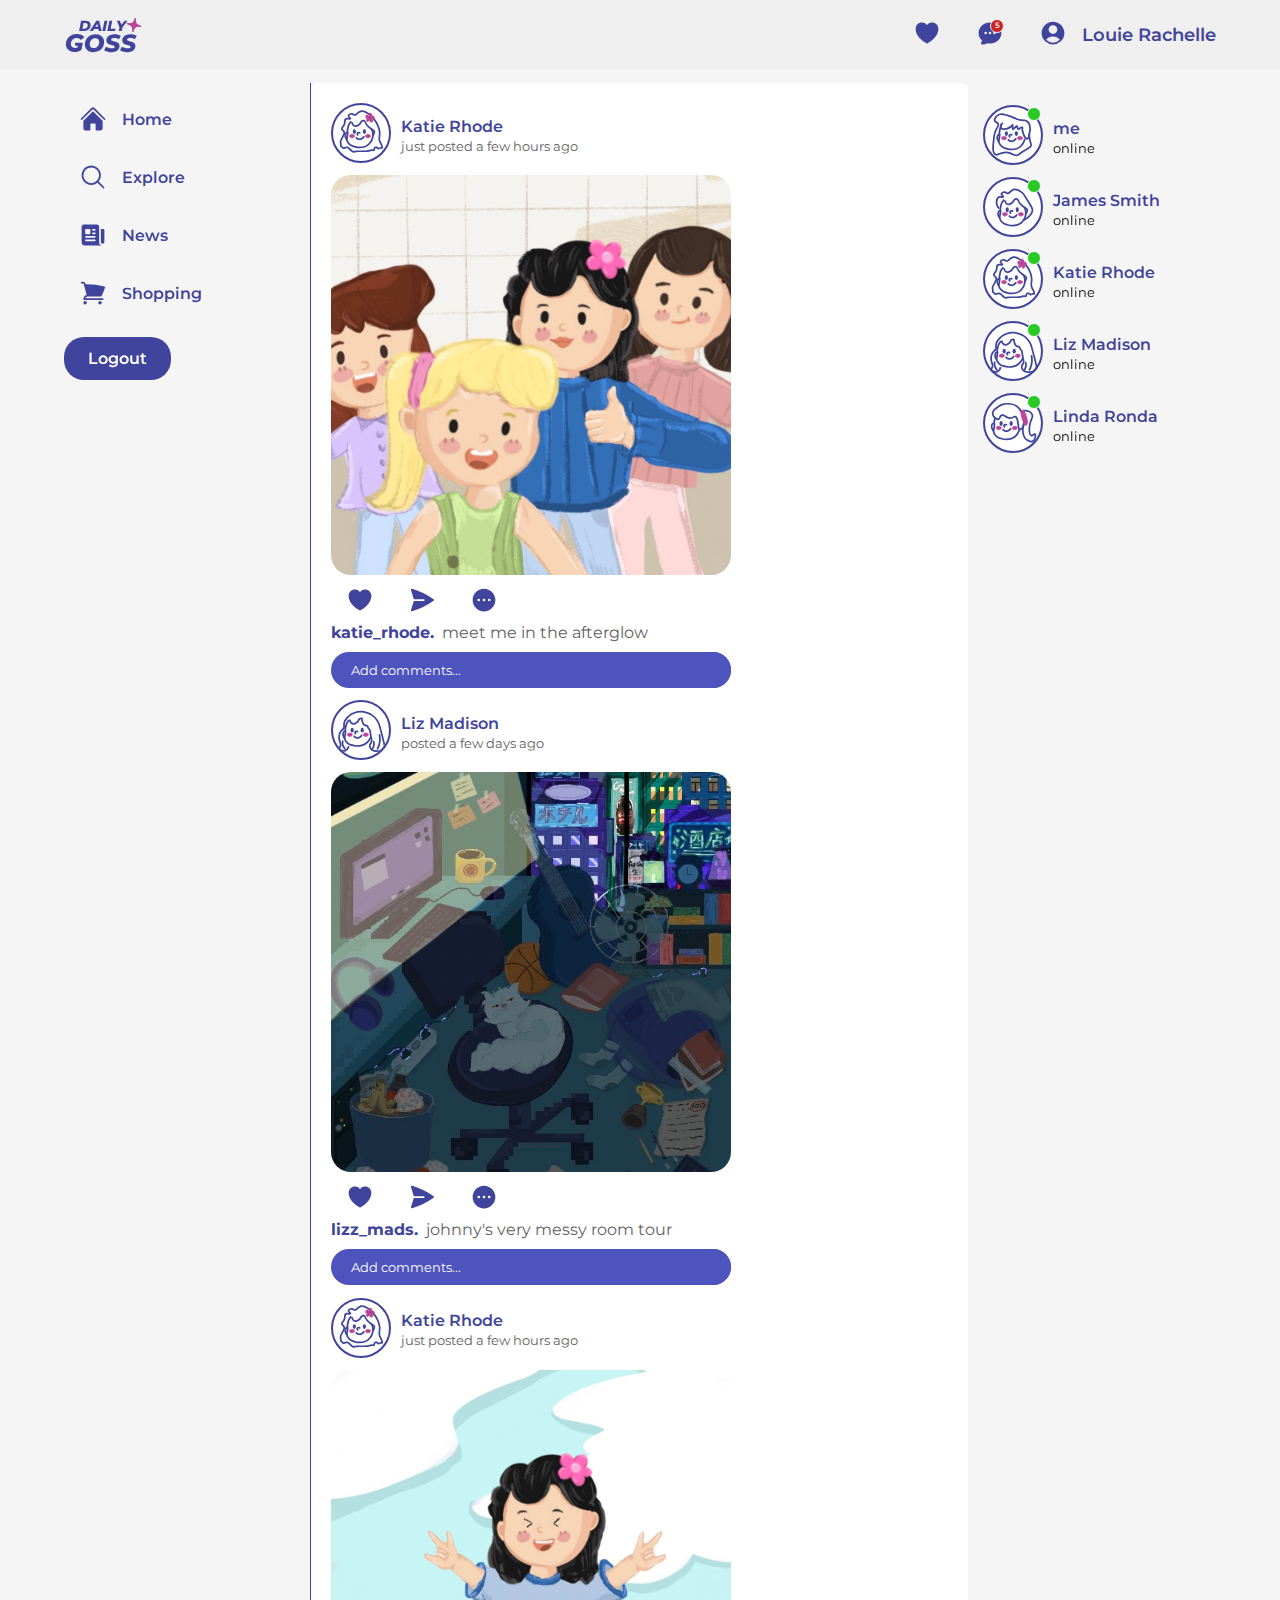
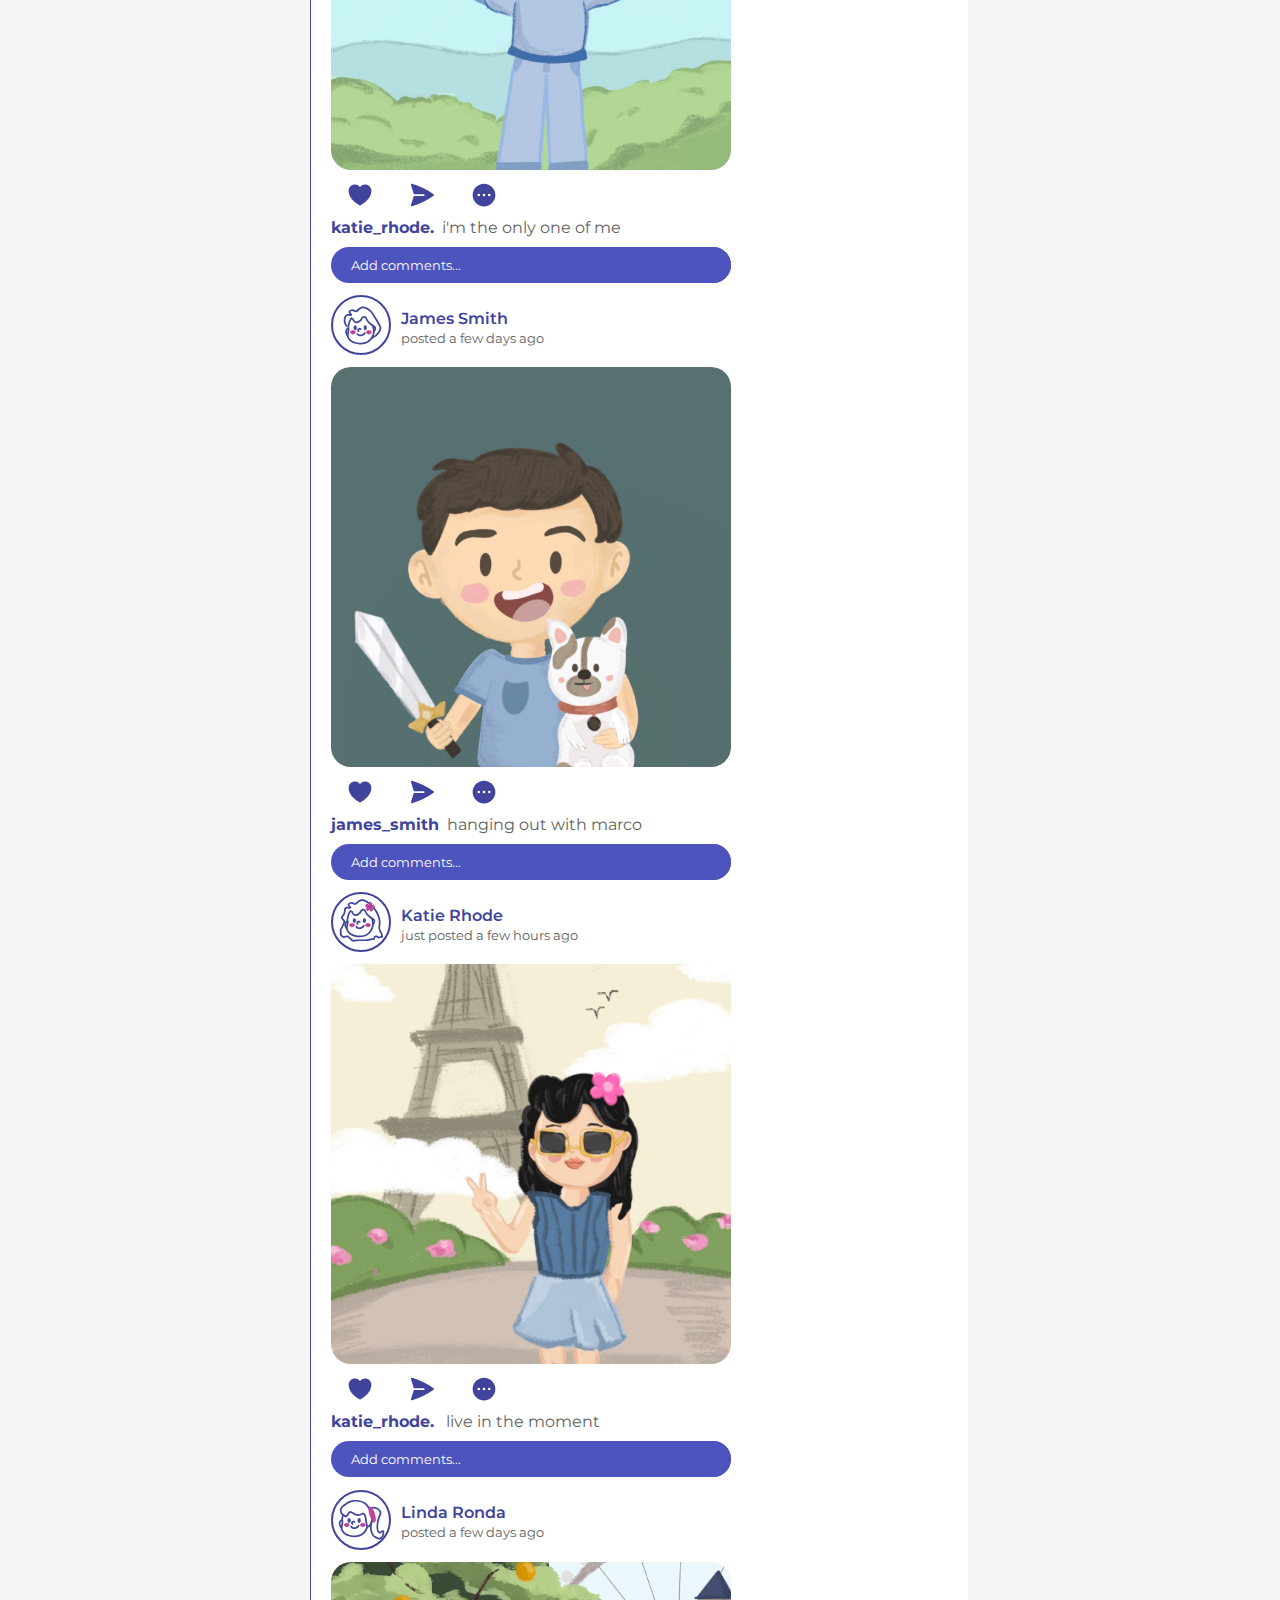
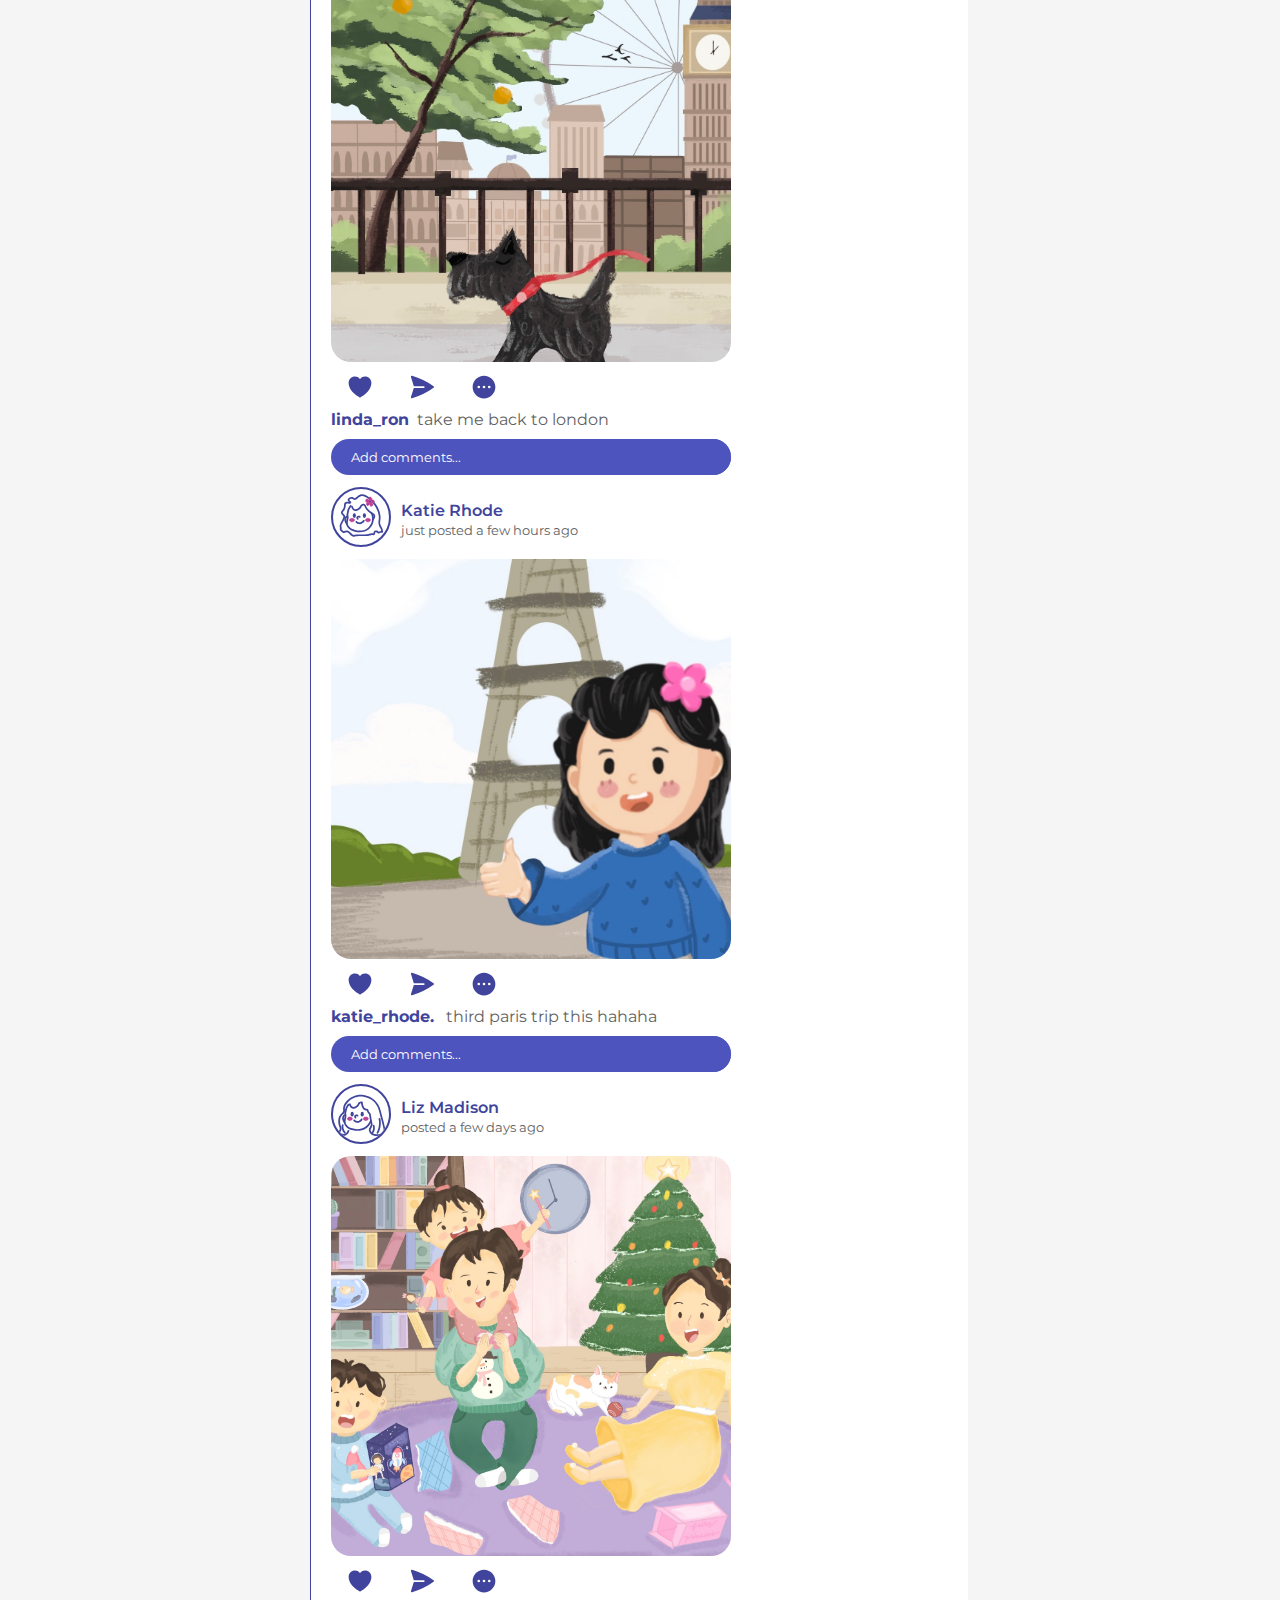
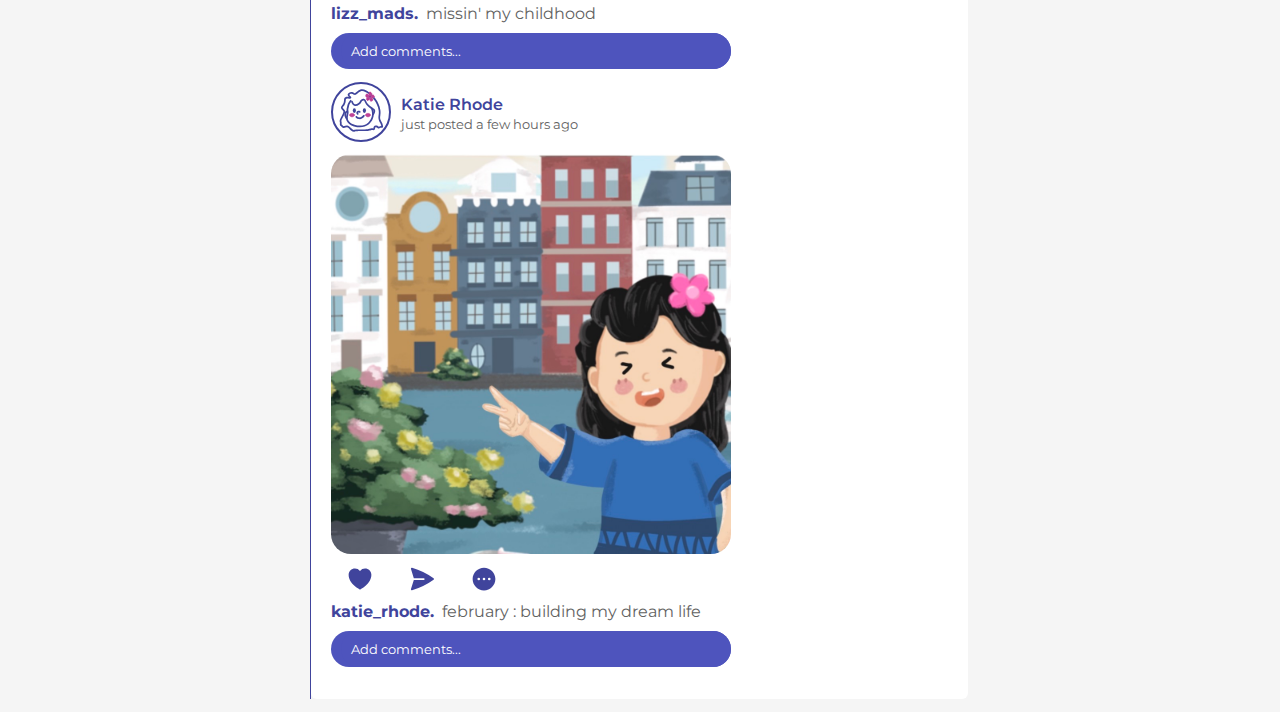
<file: index.html>
<!DOCTYPE html>
<html lang="en">
<head>
    <meta charset="UTF-8">
    <meta name="viewport" content="width=device-width, initial-scale=1.0">
    <title>Game</title>
    <link href="style.css"rel="stylesheet">
    <link rel="preconnect" href="https://fonts.googleapis.com">
    <link rel="preconnect" href="https://fonts.gstatic.com" crossorigin>
    <link href="https://fonts.googleapis.com/css2?family=Montserrat:ital,wght@0,100..900;1,100..900&display=swap" rel="stylesheet">
    
</head>
<body>
    <nav>
<div class="nav-left">
    <?xml version="1.0" encoding="utf-8"?>
    <svg version="1.1" class="logo" id="Layer_1" xmlns="http://www.w3.org/2000/svg" xmlns:xlink="http://www.w3.org/1999/xlink" x="0px" y="0px"
         viewBox="0 0 24 24" style="enable-background:new 0 0 24 24;" xml:space="preserve">
    <style type="text/css">
        .st0{fill:#C04599;}
        .st1{fill:none;stroke:#C04599;stroke-width:0.25;stroke-linecap:round;stroke-linejoin:round;stroke-miterlimit:10;}
        .st2{fill:#40449C;}
    </style>
    <g>
        <path class="st0" d="M18.94,8.6c1.64,0.02,1.91-0.17,2.48-1.7c-0.02,1.64,0.17,1.91,1.7,2.48c-1.64-0.02-1.91,0.17-2.48,1.7
            C20.65,9.44,20.47,9.17,18.94,8.6z"/>
        <path class="st1" d="M18.94,8.6c1.64,0.02,1.91-0.17,2.48-1.7c-0.02,1.64,0.17,1.91,1.7,2.48c-1.64-0.02-1.91,0.17-2.48,1.7
            C20.65,9.44,20.47,9.17,18.94,8.6z"/>
    </g>
    <path class="st2" d="M5.64,14.3L5.46,15.2l-0.25,1.27c-0.28,0.19-0.58,0.34-0.93,0.45c-0.35,0.11-0.72,0.16-1.11,0.16
        c-0.52,0-0.98-0.1-1.37-0.29c-0.39-0.19-0.69-0.45-0.91-0.79c-0.21-0.34-0.32-0.74-0.32-1.18c0-0.45,0.08-0.87,0.24-1.25
        c0.15-0.38,0.38-0.71,0.67-0.98c0.28-0.28,0.63-0.49,1.03-0.64s0.86-0.23,1.34-0.23c0.52,0,0.96,0.08,1.34,0.24
        c0.38,0.16,0.68,0.4,0.92,0.71l-1.06,0.84c-0.16-0.23-0.34-0.37-0.55-0.45c-0.2-0.09-0.44-0.13-0.71-0.13
        c-0.26,0-0.5,0.04-0.72,0.13c-0.21,0.09-0.4,0.21-0.55,0.38c-0.15,0.16-0.26,0.35-0.34,0.58c-0.09,0.21-0.13,0.45-0.13,0.71
        c0,0.23,0.05,0.43,0.15,0.6c0.1,0.18,0.25,0.32,0.45,0.42c0.19,0.09,0.43,0.14,0.72,0.14c0.23,0,0.44-0.04,0.66-0.11
        c0.01,0,0.01-0.01,0.03-0.01l0.11-0.55H3.33V14.3H5.64z"/>
    <path class="st2" d="M8.81,17.14c-0.53,0-0.99-0.1-1.37-0.29c-0.38-0.19-0.68-0.46-0.88-0.8c-0.21-0.34-0.31-0.74-0.31-1.18
        c0-0.45,0.08-0.87,0.24-1.24c0.16-0.38,0.38-0.7,0.66-0.98c0.28-0.28,0.62-0.49,1.02-0.64c0.39-0.15,0.83-0.23,1.3-0.23
        c0.53,0,0.98,0.1,1.37,0.29c0.39,0.19,0.68,0.46,0.89,0.8c0.21,0.34,0.31,0.74,0.31,1.18c0,0.45-0.08,0.87-0.23,1.24
        c-0.15,0.38-0.38,0.7-0.66,0.98c-0.29,0.28-0.63,0.49-1.02,0.64C9.72,17.07,9.29,17.14,8.81,17.14z M8.94,15.93
        c0.26,0,0.48-0.05,0.68-0.14c0.2-0.09,0.37-0.22,0.51-0.39c0.14-0.17,0.25-0.36,0.32-0.58c0.07-0.22,0.11-0.45,0.11-0.69
        c0-0.23-0.05-0.43-0.14-0.6c-0.1-0.17-0.24-0.31-0.42-0.4c-0.18-0.1-0.4-0.14-0.66-0.14c-0.25,0-0.48,0.05-0.68,0.14
        c-0.2,0.09-0.37,0.22-0.51,0.39c-0.14,0.17-0.25,0.36-0.32,0.58c-0.07,0.22-0.11,0.45-0.11,0.69c0,0.23,0.05,0.43,0.14,0.6
        c0.1,0.17,0.23,0.31,0.41,0.41C8.46,15.88,8.68,15.93,8.94,15.93z"/>
    <path class="st2" d="M14.19,17.14c-0.29,0-0.58-0.02-0.85-0.07c-0.27-0.05-0.52-0.12-0.74-0.2c-0.22-0.08-0.41-0.17-0.57-0.27
        l0.57-1.1c0.18,0.11,0.36,0.2,0.55,0.28c0.19,0.08,0.38,0.13,0.58,0.17c0.2,0.04,0.4,0.06,0.6,0.06c0.18,0,0.34-0.02,0.47-0.06
        c0.13-0.04,0.23-0.09,0.3-0.16c0.07-0.07,0.11-0.15,0.11-0.24s-0.05-0.17-0.14-0.24c-0.09-0.06-0.21-0.12-0.36-0.16
        s-0.31-0.09-0.49-0.13c-0.18-0.04-0.36-0.1-0.54-0.17c-0.18-0.07-0.34-0.16-0.49-0.26c-0.15-0.1-0.27-0.23-0.36-0.39
        c-0.09-0.16-0.13-0.35-0.13-0.59c0-0.37,0.1-0.69,0.3-0.96c0.2-0.28,0.49-0.49,0.86-0.64c0.37-0.15,0.81-0.23,1.32-0.23
        c0.36,0,0.71,0.04,1.03,0.11c0.32,0.08,0.59,0.19,0.83,0.33l-0.54,1.09c-0.2-0.13-0.42-0.23-0.66-0.3c-0.24-0.07-0.49-0.1-0.75-0.1
        c-0.2,0-0.37,0.02-0.51,0.07c-0.14,0.04-0.24,0.1-0.32,0.18c-0.07,0.08-0.11,0.16-0.11,0.25c0,0.1,0.05,0.18,0.14,0.24
        c0.09,0.06,0.21,0.12,0.36,0.16c0.15,0.04,0.31,0.09,0.49,0.14c0.18,0.05,0.36,0.1,0.53,0.17c0.18,0.06,0.34,0.15,0.49,0.24
        c0.15,0.1,0.27,0.22,0.36,0.38c0.09,0.15,0.14,0.34,0.14,0.57c0,0.37-0.1,0.69-0.31,0.97c-0.21,0.28-0.5,0.49-0.87,0.64
        C15.13,17.07,14.7,17.14,14.19,17.14z"/>
    <path class="st2" d="M18.96,17.14c-0.29,0-0.58-0.02-0.85-0.07c-0.27-0.05-0.52-0.12-0.74-0.2c-0.22-0.08-0.41-0.17-0.57-0.27
        l0.57-1.1c0.18,0.11,0.36,0.2,0.55,0.28c0.19,0.08,0.38,0.13,0.58,0.17c0.2,0.04,0.4,0.06,0.6,0.06c0.18,0,0.34-0.02,0.47-0.06
        c0.13-0.04,0.23-0.09,0.3-0.16s0.11-0.15,0.11-0.24s-0.05-0.17-0.14-0.24c-0.09-0.06-0.21-0.12-0.36-0.16
        c-0.15-0.04-0.31-0.09-0.49-0.13c-0.18-0.04-0.36-0.1-0.54-0.17c-0.18-0.07-0.34-0.16-0.49-0.26c-0.15-0.1-0.27-0.23-0.36-0.39
        c-0.09-0.16-0.13-0.35-0.13-0.59c0-0.37,0.1-0.69,0.3-0.96c0.2-0.28,0.49-0.49,0.86-0.64c0.37-0.15,0.81-0.23,1.32-0.23
        c0.36,0,0.71,0.04,1.03,0.11c0.32,0.08,0.59,0.19,0.83,0.33l-0.54,1.09c-0.2-0.13-0.42-0.23-0.66-0.3c-0.24-0.07-0.49-0.1-0.75-0.1
        c-0.2,0-0.37,0.02-0.51,0.07c-0.14,0.04-0.24,0.1-0.32,0.18c-0.07,0.08-0.11,0.16-0.11,0.25c0,0.1,0.05,0.18,0.14,0.24
        c0.09,0.06,0.21,0.12,0.36,0.16c0.15,0.04,0.31,0.09,0.49,0.14c0.18,0.05,0.36,0.1,0.53,0.17c0.18,0.06,0.34,0.15,0.49,0.24
        c0.15,0.1,0.27,0.22,0.36,0.38s0.14,0.34,0.14,0.57c0,0.37-0.1,0.69-0.31,0.97c-0.21,0.28-0.5,0.49-0.87,0.64
        C19.9,17.07,19.47,17.14,18.96,17.14z"/>
    <g>
        <g>
            <path class="st2" d="M4.52,10.79l0.61-3.04h1.32c0.32,0,0.59,0.05,0.82,0.15s0.4,0.25,0.53,0.44c0.12,0.19,0.18,0.42,0.18,0.68
                c0,0.27-0.05,0.51-0.14,0.73c-0.09,0.22-0.23,0.4-0.39,0.56c-0.17,0.16-0.37,0.27-0.6,0.36s-0.49,0.12-0.77,0.12H4.52z M5.52,10.1
                h0.58c0.22,0,0.4-0.05,0.55-0.14S6.92,9.75,6.99,9.6c0.08-0.15,0.12-0.33,0.12-0.52c0-0.14-0.03-0.25-0.08-0.35
                C6.97,8.63,6.89,8.56,6.77,8.51C6.66,8.46,6.52,8.43,6.36,8.43h-0.5L5.52,10.1z"/>
            <path class="st2" d="M7.75,10.79L9.7,7.74h0.85l0.74,3.04h-0.86L9.89,8.15h0.33l-1.56,2.63H7.75z M8.6,10.19l0.35-0.63h1.48
                l0.1,0.63H8.6z"/>
            <path class="st2" d="M11.53,10.79l0.61-3.04H13l-0.61,3.04H11.53z"/>
            <path class="st2" d="M13,10.79l0.61-3.04h0.86L14,10.1h1.45l-0.14,0.68H13z"/>
            <path class="st2" d="M16.43,10.79l0.25-1.29l0.1,0.53l-0.91-2.28h0.87l0.66,1.66h-0.53l1.33-1.66h0.87l-1.8,2.28l0.29-0.53
                l-0.26,1.29H16.43z"/>
        </g>
    </g>
    </svg>
    
</div>
<div class="nav-right">
    <ul>
        
        <li  class="icons"><a class="link2"href="#"><svg xmlns="http://www.w3.org/2000/svg" viewBox="0 0 24 24" fill="currentColor" class="w-6 h-6">
         <path d="m11.645 20.91-.007-.003-.022-.012a15.247 15.247 0 0 1-.383-.218 25.18 25.18 0 0 1-4.244-3.17C4.688 15.36 2.25 12.174 2.25 8.25 2.25 5.322 4.714 3 7.688 3A5.5 5.5 0 0 1 12 5.052 5.5 5.5 0 0 1 16.313 3c2.973 0 5.437 2.322 5.437 5.25 0 3.925-2.438 7.111-4.739 9.256a25.175 25.175 0 0 1-4.244 3.17 15.247 15.247 0 0 1-.383.219l-.022.012-.007.004-.003.001a.752.752 0 0 1-.704 0l-.003-.001Z" />
       </svg></a>
       </li>
       <li class="icons notif" ><a href="index1.html" class="link2"><svg xmlns="http://www.w3.org/2000/svg"  viewBox="0 0 24 24" fill="currentColor" class="w-6 h-6">
        <path fill-rule="evenodd" d="M4.804 21.644A6.707 6.707 0 0 0 6 21.75a6.721 6.721 0 0 0 3.583-1.029c.774.182 1.584.279 2.417.279 5.322 0 9.75-3.97 9.75-9 0-5.03-4.428-9-9.75-9s-9.75 3.97-9.75 9c0 2.409 1.025 4.587 2.674 6.192.232.226.277.428.254.543a3.73 3.73 0 0 1-.814 1.686.75.75 0 0 0 .44 1.223ZM8.25 10.875a1.125 1.125 0 1 0 0 2.25 1.125 1.125 0 0 0 0-2.25ZM10.875 12a1.125 1.125 0 1 1 2.25 0 1.125 1.125 0 0 1-2.25 0Zm4.875-1.125a1.125 1.125 0 1 0 0 2.25 1.125 1.125 0 0 0 0-2.25Z" clip-rule="evenodd" />
      </svg></a>
      
      
       </li>
       <li class="icons"> <a class="link2"href="#"><svg xmlns="http://www.w3.org/2000/svg" viewBox="0 0 24 24" fill="currentColor" >
        <path fill-rule="evenodd" d="M18.685 19.097A9.723 9.723 0 0 0 21.75 12c0-5.385-4.365-9.75-9.75-9.75S2.25 6.615 2.25 12a9.723 9.723 0 0 0 3.065 7.097A9.716 9.716 0 0 0 12 21.75a9.716 9.716 0 0 0 6.685-2.653Zm-12.54-1.285A7.486 7.486 0 0 1 12 15a7.486 7.486 0 0 1 5.855 2.812A8.224 8.224 0 0 1 12 20.25a8.224 8.224 0 0 1-5.855-2.438ZM15.75 9a3.75 3.75 0 1 1-7.5 0 3.75 3.75 0 0 1 7.5 0Z" clip-rule="evenodd" />
      </svg></a></li>
 </ul>
   
      <p> Louie Rachelle</p>


</div>
    </nav>



<div class="container">
    <div class="left-sidebar">
       <div class="imp-links">
        <a href="choices.html" class="link2"><svg xmlns="http://www.w3.org/2000/svg" viewBox="0 0 24 24" fill="currentColor" class="icons">
            <path d="M11.47 3.841a.75.75 0 0 1 1.06 0l8.69 8.69a.75.75 0 1 0 1.06-1.061l-8.689-8.69a2.25 2.25 0 0 0-3.182 0l-8.69 8.69a.75.75 0 1 0 1.061 1.06l8.69-8.689Z" />
            <path d="m12 5.432 8.159 8.159c.03.03.06.058.091.086v6.198c0 1.035-.84 1.875-1.875 1.875H15a.75.75 0 0 1-.75-.75v-4.5a.75.75 0 0 0-.75-.75h-3a.75.75 0 0 0-.75.75V21a.75.75 0 0 1-.75.75H5.625a1.875 1.875 0 0 1-1.875-1.875v-6.198a2.29 2.29 0 0 0 .091-.086L12 5.432Z" />
          </svg>
          Home</a>
        
          <a href="#" class="link2"><svg xmlns="http://www.w3.org/2000/svg" viewBox="0 0 24 24" fill="currentColor" class="icons">
            <path fill-rule="evenodd" d="M10.5 3.75a6.75 6.75 0 1 0 0 13.5 6.75 6.75 0 0 0 0-13.5ZM2.25 10.5a8.25 8.25 0 1 1 14.59 5.28l4.69 4.69a.75.75 0 1 1-1.06 1.06l-4.69-4.69A8.25 8.25 0 0 1 2.25 10.5Z" clip-rule="evenodd" />
          </svg>Explore</a>

          <a href="#" class="link2"><svg xmlns="http://www.w3.org/2000/svg" viewBox="0 0 24 24" fill="currentColor" class="icons">
            <path fill-rule="evenodd" d="M4.125 3C3.089 3 2.25 3.84 2.25 4.875V18a3 3 0 0 0 3 3h15a3 3 0 0 1-3-3V4.875C17.25 3.839 16.41 3 15.375 3H4.125ZM12 9.75a.75.75 0 0 0 0 1.5h1.5a.75.75 0 0 0 0-1.5H12Zm-.75-2.25a.75.75 0 0 1 .75-.75h1.5a.75.75 0 0 1 0 1.5H12a.75.75 0 0 1-.75-.75ZM6 12.75a.75.75 0 0 0 0 1.5h7.5a.75.75 0 0 0 0-1.5H6Zm-.75 3.75a.75.75 0 0 1 .75-.75h7.5a.75.75 0 0 1 0 1.5H6a.75.75 0 0 1-.75-.75ZM6 6.75a.75.75 0 0 0-.75.75v3c0 .414.336.75.75.75h3a.75.75 0 0 0 .75-.75v-3A.75.75 0 0 0 9 6.75H6Z" clip-rule="evenodd" />
            <path d="M18.75 6.75h1.875c.621 0 1.125.504 1.125 1.125V18a1.5 1.5 0 0 1-3 0V6.75Z" />
          </svg>News</a>
          <a href="#" class="link2"><svg xmlns="http://www.w3.org/2000/svg" viewBox="0 0 24 24" fill="currentColor" class="icons">
            <path d="M2.25 2.25a.75.75 0 0 0 0 1.5h1.386c.17 0 .318.114.362.278l2.558 9.592a3.752 3.752 0 0 0-2.806 3.63c0 .414.336.75.75.75h15.75a.75.75 0 0 0 0-1.5H5.378A2.25 2.25 0 0 1 7.5 15h11.218a.75.75 0 0 0 .674-.421 60.358 60.358 0 0 0 2.96-7.228.75.75 0 0 0-.525-.965A60.864 60.864 0 0 0 5.68 4.509l-.232-.867A1.875 1.875 0 0 0 3.636 2.25H2.25ZM3.75 20.25a1.5 1.5 0 1 1 3 0 1.5 1.5 0 0 1-3 0ZM16.5 20.25a1.5 1.5 0 1 1 3 0 1.5 1.5 0 0 1-3 0Z" />
          </svg>Shopping</a>
<a href="#"class="logout">Logout</a>
          
        </div>
    </div>
    <div class="main-content">
        <div class="post-container">
            <div class="posts">
            <div class="user-profile">
                <svg version="1.1" id="Layer_1" class="profile-pic" xmlns="http://www.w3.org/2000/svg" xmlns:xlink="http://www.w3.org/1999/xlink" x="0px" y="0px"
                viewBox="0 0 24 24" style="enable-background:new 0 0 24 24;" xml:space="preserve">
           <style type="text/css">
               .st0{fill:#40469C;}
               .st1{fill:#C04599;}
           </style>
           <g>
               <path class="st0" d="M11.54,18.56c-0.8,0-1.65-0.13-2.54-0.39c-0.63-0.19-1.94-0.58-2.78-1.77c-0.2-0.28-0.62-0.88-0.66-1.69
                   c-0.02-0.32,0.05-0.7,0.18-1.47c0.06-0.37,0.11-0.55,0.13-0.68c0.03-0.12,0.04-0.17,0.04-0.29c0.02-0.3-0.01-0.45-0.05-0.63
                   c-0.04-0.2-0.08-0.42-0.05-0.8c0.01-0.16,0.41-1.91,0.46-2.05c0.08-0.25,0.28-0.75,0.67-1.29c0.19-0.26,0.41-0.51,0.64-0.73
                   L8.1,7.32C7.9,7.5,7.72,7.71,7.56,7.93c-0.33,0.46-0.5,0.88-0.57,1.09c-0.05,0.15-0.4,1.74-0.42,1.89
                   c-0.02,0.26,0.01,0.4,0.04,0.58c0.04,0.2,0.09,0.43,0.06,0.82c-0.01,0.18-0.02,0.25-0.06,0.41c-0.03,0.12-0.06,0.29-0.12,0.64
                   c-0.12,0.7-0.19,1.08-0.18,1.31c0.03,0.6,0.35,1.06,0.53,1.3c0.69,0.98,1.79,1.31,2.38,1.48c2.26,0.67,4.29,0.4,5.69-0.78
                   c1.35-1.12,1.69-2.64,1.76-3.08c0.21-1.25-0.1-2.29-0.39-2.95l0.69-0.3c0.33,0.75,0.68,1.94,0.44,3.37
                   c-0.08,0.5-0.48,2.25-2.02,3.54C14.35,18.11,13.03,18.56,11.54,18.56z"/>
           </g>
           <g>
               <path class="st0" d="M5.64,15.23l-0.2-0.39c-0.38-0.74-0.65-1.27-0.58-1.77c0.05-0.43,0.13-0.85,0.34-1.12
                   c0.15-0.19,0.32-0.31,0.41-0.37c0.15-0.09,0.31-0.15,0.48-0.18l0.14,0.74c-0.08,0.02-0.16,0.05-0.24,0.09
                   c-0.04,0.02-0.13,0.08-0.21,0.19c-0.08,0.1-0.14,0.33-0.18,0.7c-0.05,0.33,0.21,0.82,0.5,1.39l0.2,0.4L5.64,15.23z"/>
           </g>
           <g>
               <path class="st0" d="M17.21,13.34c-0.07,0-0.14-0.02-0.2-0.06c-0.17-0.11-0.22-0.34-0.11-0.52c0.27-0.42,0.56-1.01,0.39-1.42
                   c-0.07-0.16-0.18-0.23-0.53-0.44c-0.24-0.14-0.57-0.33-0.98-0.64c-0.5-0.37-1.01-0.75-1.48-1.35c-0.39-0.5-0.58-0.95-0.72-1.28
                   c-0.17-0.4-0.23-0.51-0.38-0.55c-0.22-0.06-0.52,0.05-0.71,0.2c-0.15,0.12-0.21,0.26-0.28,0.42l-0.06,0.14
                   c-0.48,1-1.9,1.88-3.01,1.5C8.25,9.04,7.9,8.05,7.79,7.64c-0.05-0.2,0.07-0.41,0.27-0.46c0.2-0.05,0.41,0.07,0.46,0.27
                   c0.06,0.23,0.3,0.99,0.86,1.19c0.69,0.24,1.76-0.43,2.09-1.11l0.05-0.11c0.09-0.2,0.21-0.48,0.5-0.71
                   c0.31-0.24,0.86-0.48,1.37-0.33c0.51,0.14,0.68,0.55,0.87,0.98c0.13,0.31,0.3,0.69,0.63,1.11c0.4,0.52,0.85,0.85,1.33,1.2
                   c0.39,0.29,0.69,0.46,0.92,0.6c0.39,0.23,0.68,0.4,0.85,0.8c0.23,0.57,0.08,1.28-0.46,2.11C17.45,13.28,17.33,13.34,17.21,13.34z"
                   />
           </g>
           <g>
               <ellipse class="st0" cx="9.15" cy="11.38" rx="0.31" ry="0.66"/>
               <ellipse class="st0" cx="9.15" cy="11.38" rx="0.68" ry="1.03"/>
           </g>
           <g>
               <ellipse class="st0" cx="13.46" cy="11.38" rx="0.31" ry="0.66"/>
               <ellipse class="st0" cx="13.46" cy="11.38" rx="0.68" ry="1.03"/>
           </g>
           <g>
               <path class="st0" d="M10.59,13.22c-0.09,0-0.19-0.04-0.26-0.11c-0.02-0.02-0.46-0.47-0.3-0.97c0.07-0.22,0.25-0.41,0.49-0.52
                   c0.32-0.15,0.71-0.15,1.07,0c0.19,0.08,0.28,0.3,0.2,0.49s-0.3,0.28-0.49,0.2c-0.31-0.13-0.53,0-0.56,0.05
                   c0,0.04,0.06,0.15,0.12,0.22c0.14,0.15,0.14,0.39-0.01,0.53C10.78,13.19,10.69,13.22,10.59,13.22z"/>
           </g>
           <g>
               <path class="st0" d="M11.41,15.06c-0.1,0-0.2-0.01-0.3-0.02c-0.51-0.07-1-0.33-1.38-0.73c-0.14-0.15-0.14-0.39,0.01-0.53
                   c0.15-0.14,0.39-0.14,0.53,0.01c0.15,0.16,0.48,0.44,0.94,0.51c0.62,0.08,1.29-0.25,1.7-0.87c0.12-0.17,0.35-0.22,0.52-0.11
                   c0.17,0.11,0.22,0.35,0.11,0.52C13.03,14.6,12.22,15.06,11.41,15.06z"/>
           </g>
           <g>
               <ellipse class="st1" cx="14.99" cy="13.3" rx="0.71" ry="0.34"/>
               <path class="st1" d="M14.99,14.01c-0.64,0-1.08-0.29-1.08-0.71c0-0.41,0.46-0.71,1.08-0.71c0.64,0,1.08,0.29,1.08,0.71
                   C16.08,13.72,15.63,14.01,14.99,14.01z M15.37,13.42L15.37,13.42L15.37,13.42z"/>
           </g>
           <g>
               <ellipse class="st1" cx="8.16" cy="13.3" rx="0.71" ry="0.34"/>
               <path class="st1" d="M8.16,14.01c-0.64,0-1.08-0.29-1.08-0.71c0-0.42,0.45-0.71,1.08-0.71c0.63,0,1.08,0.3,1.08,0.71
                   C9.24,13.72,8.79,14.01,8.16,14.01z M8.53,13.42L8.53,13.42L8.53,13.42z"/>
           </g>
           <g>
               <path class="st0" d="M8.94,20.44c-0.8,0-1.4-0.62-1.89-1.13c-0.39-0.4-0.75-0.79-1.08-0.75c-0.43,0.05-0.73,0.12-0.96,0.18
                   c-0.68,0.16-0.99,0.16-1.53-0.63c-0.57-0.22-0.61-0.6-0.51-1.35c0.01-0.11-0.01-0.2-0.04-0.33c-0.13-0.48-0.18-0.97,0.45-2.07
                   c1.09-1.9,1.12-2.42,1.08-2.56C4.38,11.52,4.2,11.35,4,11.16c-0.26-0.24-0.58-0.55-0.58-1.08l0,0c0-0.43,0.22-0.68,0.43-0.91
                   C3.99,9.01,4.14,8.84,4.3,8.57c0.35-0.58,0.38-1.09,0.41-1.54c0.03-0.5,0.06-1.01,0.59-1.31C5.81,5.44,6.38,5.49,6.8,5.55
                   C6.52,5.26,6.21,4.88,6.3,4.41c0.14-0.68,1.08-1.09,1.82-1c0.4,0.05,0.62,0.22,0.78,0.35C9.01,3.86,9.08,3.9,9.18,3.93
                   C9.48,4,9.75,3.77,10.2,3.36c0.41-0.37,0.88-0.8,1.53-0.99c1.41-0.42,2.75,0.49,3.83,1.23c0.08,0.06,0.14,0.1,0.21,0.15
                   c1.47,1.15,2.41,2.45,2.83,3.12c0.46,0.73,1.43,2.26,1.71,4.39c0.14,1.06,0.04,1.75-0.04,2.3c-0.09,0.63-0.16,1.09,0.14,1.9
                   c0.13,0.33,0.27,0.6,0.41,0.86c0.26,0.49,0.53,0.99,0.64,1.84c0.03,0.22-0.02,0.39-0.14,0.5c-0.18,0.18-0.42,0.15-0.59,0.12
                   c-0.19-0.03-0.38-0.05-0.57,0.09c-0.48,0.38-0.86,0.11-1.08-0.06c-0.19-0.14-0.4-0.29-0.77-0.28c-0.16,0-0.2,0.02-0.26,0.42
                   c-0.04,0.25-0.09,0.56-0.34,0.73c-0.16,0.11-0.36,0.14-0.6,0.08c-0.29-0.07-0.45-0.03-0.83,0.07c-0.31,0.08-0.73,0.18-1.4,0.26
                   c-0.39,0.05-0.85,0.07-1.69,0.1c-1.41,0.05-2.19,0.05-2.69,0.05c-0.6,0-0.74,0-1.08,0.1C9.26,20.41,9.1,20.44,8.94,20.44z
                    M6.02,17.8c0.62,0,1.1,0.5,1.57,0.98c0.63,0.65,1.05,1.03,1.62,0.86c0.44-0.13,0.65-0.13,1.3-0.13c0.49,0.01,1.27,0.01,2.66-0.05
                   c0.88-0.03,1.28-0.05,1.63-0.09c0.62-0.08,1-0.17,1.31-0.25c0.41-0.1,0.71-0.17,1.18-0.07c0,0,0,0,0,0c0,0,0.02-0.12,0.03-0.2
                   c0.05-0.34,0.16-1.06,1.02-1.06c0,0,0,0,0.01,0c0.6,0,0.95,0.25,1.18,0.42c0.06,0.04,0.14,0.1,0.17,0.11c0.38-0.31,0.75-0.32,1-0.3
                   c-0.11-0.59-0.3-0.95-0.52-1.36c-0.15-0.28-0.3-0.57-0.45-0.95c-0.37-0.99-0.28-1.61-0.19-2.27c0.08-0.53,0.17-1.14,0.04-2.1
                   c-0.26-1.97-1.17-3.4-1.6-4.09c-0.4-0.63-1.28-1.85-2.62-2.89c-0.1-0.08-0.15-0.12-0.21-0.16c-0.95-0.65-2.12-1.45-3.19-1.13
                   c-0.49,0.15-0.87,0.49-1.24,0.83c-0.49,0.45-1,0.91-1.7,0.74c-0.27-0.07-0.44-0.2-0.58-0.31c-0.13-0.11-0.21-0.17-0.4-0.19
                   C7.57,4.1,7.07,4.37,7.03,4.56c-0.03,0.13,0.23,0.4,0.39,0.55C7.68,5.38,7.98,5.68,7.8,6.05C7.62,6.43,7.19,6.37,6.82,6.31
                   C6.46,6.25,6.01,6.18,5.67,6.38C5.52,6.46,5.49,6.6,5.46,7.08C5.43,7.56,5.38,8.22,4.95,8.95c-0.2,0.33-0.39,0.55-0.54,0.71
                   c-0.2,0.22-0.24,0.28-0.24,0.42c0,0.2,0.11,0.32,0.34,0.53c0.24,0.23,0.54,0.51,0.67,0.99c0.11,0.39,0.04,1.04-1.15,3.12
                   c-0.53,0.92-0.45,1.22-0.37,1.5c0.04,0.16,0.1,0.36,0.06,0.62c-0.04,0.29-0.04,0.44-0.03,0.51c0.13,0.05,0.28,0.12,0.42,0.32
                   c0.3,0.43,0.3,0.43,0.74,0.33c0.25-0.06,0.58-0.14,1.06-0.19C5.94,17.81,5.98,17.8,6.02,17.8z M3.69,17.42L3.69,17.42L3.69,17.42z"
                   />
           </g>
           <g>
               <path class="st1" d="M17.36,5.31c0.06,0.05,0.04,0.15-0.04,0.17l-0.18,0.06L16.96,5.6c-0.07,0.02-0.14-0.04-0.13-0.12l0.04-0.19
                   l0.04-0.19c0.02-0.07,0.11-0.1,0.16-0.05l0.14,0.13L17.36,5.31z"/>
               <path class="st1" d="M16.93,5.98c-0.12,0-0.23-0.04-0.32-0.12c-0.12-0.11-0.18-0.29-0.14-0.45l0.08-0.38
                   c0.03-0.16,0.16-0.3,0.32-0.35c0.16-0.05,0.34-0.01,0.47,0.1l0.28,0.26c0.13,0.11,0.18,0.29,0.15,0.45
                   c-0.04,0.17-0.16,0.3-0.32,0.35l-0.37,0.12C17.03,5.97,16.98,5.98,16.93,5.98z M17.11,5.59L17.11,5.59L17.11,5.59z M17.2,5.56
                   L17.2,5.56C17.2,5.56,17.2,5.56,17.2,5.56z M17.05,5.26c-0.01,0.02-0.02,0.04-0.03,0.07c0,0.02-0.01,0.05,0,0.07
                   c0.02,0,0.05,0,0.07-0.01c0.02-0.01,0.05-0.02,0.07-0.03c-0.01-0.02-0.03-0.04-0.05-0.06C17.09,5.29,17.07,5.27,17.05,5.26z
                    M16.83,5.33C16.83,5.33,16.83,5.33,16.83,5.33L16.83,5.33z M17.28,5.18L17.28,5.18C17.28,5.19,17.28,5.19,17.28,5.18z"/>
           </g>
           <g>
               <path class="st1" d="M16.22,4.11c0.06,0.05,0.04,0.15-0.04,0.17L16,4.34L15.82,4.4c-0.07,0.02-0.14-0.04-0.13-0.12l0.04-0.19
                   l0.04-0.19c0.02-0.07,0.11-0.1,0.16-0.05l0.14,0.13L16.22,4.11z"/>
               <path class="st1" d="M15.79,4.78c-0.12,0-0.23-0.04-0.32-0.12c-0.12-0.11-0.18-0.29-0.14-0.45l0.08-0.38
                   c0.03-0.16,0.16-0.3,0.32-0.35c0.16-0.05,0.34-0.01,0.47,0.1l0.29,0.26c0.12,0.11,0.18,0.28,0.15,0.45
                   c-0.04,0.17-0.16,0.3-0.32,0.35l-0.37,0.12C15.89,4.77,15.84,4.78,15.79,4.78z M15.97,4.39L15.97,4.39L15.97,4.39z M15.97,4.39
                   L15.97,4.39L15.97,4.39z M16.06,4.36L16.06,4.36C16.06,4.36,16.06,4.36,16.06,4.36z M15.91,4.06c-0.01,0.02-0.02,0.05-0.03,0.07
                   c0,0.02-0.01,0.05,0,0.07c0.02,0,0.05-0.01,0.07-0.01c0.02-0.01,0.05-0.02,0.07-0.03c-0.01-0.02-0.03-0.04-0.05-0.06
                   C15.96,4.08,15.94,4.07,15.91,4.06z M16.14,3.98L16.14,3.98C16.14,3.99,16.14,3.98,16.14,3.98z"/>
           </g>
           <g>
               <path class="st1" d="M16.74,6.65c0.06,0.05,0.04,0.15-0.04,0.17l-0.18,0.06l-0.18,0.06c-0.07,0.02-0.14-0.04-0.13-0.12l0.04-0.19
                   l0.04-0.19c0.02-0.07,0.11-0.1,0.16-0.05l0.14,0.13L16.74,6.65z"/>
               <path class="st1" d="M16.31,7.32c-0.12,0-0.23-0.04-0.32-0.12c-0.12-0.11-0.18-0.29-0.15-0.45l0.08-0.38
                   c0.04-0.17,0.16-0.3,0.32-0.35c0.16-0.05,0.34-0.01,0.46,0.1l0.29,0.26c0,0,0,0,0,0c0.12,0.11,0.18,0.29,0.14,0.45
                   c-0.04,0.16-0.16,0.3-0.32,0.35l-0.37,0.12C16.41,7.31,16.36,7.32,16.31,7.32z M16.43,6.59c-0.01,0.02-0.02,0.04-0.03,0.07
                   S16.4,6.71,16.4,6.74c0.02,0,0.05,0,0.07-0.01c0.02-0.01,0.05-0.02,0.07-0.03c-0.01-0.02-0.03-0.04-0.05-0.06
                   C16.47,6.62,16.45,6.61,16.43,6.59z"/>
           </g>
           <g>
               <path class="st1" d="M15.24,6.36c0.06,0.05,0.04,0.15-0.04,0.17l-0.18,0.06l-0.18,0.06c-0.07,0.02-0.14-0.04-0.13-0.12l0.04-0.19
                   l0.04-0.19c0.02-0.07,0.11-0.1,0.16-0.05l0.14,0.13L15.24,6.36z"/>
               <path class="st1" d="M14.81,7.03c-0.12,0-0.23-0.04-0.32-0.12c-0.12-0.11-0.18-0.29-0.14-0.45l0.08-0.38
                   c0.03-0.16,0.16-0.3,0.32-0.35c0.16-0.05,0.34-0.02,0.47,0.1l0.29,0.26c0,0,0,0,0,0c0.12,0.11,0.18,0.29,0.15,0.45
                   s-0.16,0.3-0.32,0.35L14.96,7C14.91,7.02,14.86,7.03,14.81,7.03z M15.08,6.6L15.08,6.6C15.08,6.61,15.08,6.61,15.08,6.6z
                    M14.93,6.31c-0.01,0.02-0.02,0.05-0.03,0.07C14.9,6.4,14.9,6.43,14.9,6.45c0.03,0,0.05-0.01,0.07-0.01
                   C15,6.43,15.02,6.42,15.04,6.4C15.03,6.38,15.01,6.37,15,6.35C14.98,6.33,14.96,6.32,14.93,6.31z M15.16,6.23L15.16,6.23
                   C15.16,6.23,15.16,6.23,15.16,6.23z"/>
           </g>
           <g>
               <path class="st1" d="M14.9,4.94c0.06,0.05,0.04,0.15-0.04,0.17l-0.18,0.06L14.5,5.23c-0.07,0.02-0.14-0.04-0.13-0.12l0.04-0.19
                   l0.04-0.19c0.02-0.07,0.11-0.1,0.16-0.05l0.14,0.13L14.9,4.94z"/>
               <path class="st1" d="M14.47,5.61c-0.12,0-0.23-0.04-0.32-0.12C14.02,5.37,13.97,5.2,14,5.03l0.08-0.38
                   c0.03-0.16,0.16-0.3,0.32-0.35c0.16-0.05,0.34-0.01,0.47,0.1l0.29,0.26c0,0,0,0,0,0c0.12,0.11,0.18,0.29,0.14,0.45
                   c-0.04,0.17-0.16,0.3-0.32,0.35l-0.37,0.12C14.57,5.6,14.52,5.61,14.47,5.61z M14.74,5.19L14.74,5.19
                   C14.74,5.19,14.74,5.19,14.74,5.19z M14.59,4.89c-0.01,0.02-0.02,0.04-0.02,0.07c-0.01,0.02-0.01,0.05-0.01,0.07
                   c0.02,0,0.05-0.01,0.07-0.01C14.66,5.01,14.68,5,14.7,4.99c-0.01-0.02-0.03-0.04-0.05-0.06C14.63,4.91,14.61,4.9,14.59,4.89z
                    M14.82,4.81L14.82,4.81C14.82,4.81,14.82,4.81,14.82,4.81z"/>
           </g>
           <g>
               <circle class="st0" cx="15.87" cy="5.38" r="0.64"/>
               <path class="st1" d="M15.87,6.28c-0.49,0-0.89-0.4-0.89-0.89s0.4-0.89,0.89-0.89s0.89,0.4,0.89,0.89S16.37,6.28,15.87,6.28z
                    M15.87,4.99c-0.22,0-0.39,0.18-0.39,0.39s0.18,0.39,0.39,0.39c0.22,0,0.39-0.18,0.39-0.39S16.09,4.99,15.87,4.99z"/>
           </g>
           </svg>
  <div class="account-name">
       <p>Katie Rhode</p> 
       <small>just posted a few hours ago</small> </div>
    </div>
<img src="thumbs.jpg" class="post-pics">

<div class="post-icons">
    <a class="link2"href="#"><svg xmlns="http://www.w3.org/2000/svg" viewBox="0 0 24 24" fill="currentColor" class="icons">
        <path d="m11.645 20.91-.007-.003-.022-.012a15.247 15.247 0 0 1-.383-.218 25.18 25.18 0 0 1-4.244-3.17C4.688 15.36 2.25 12.174 2.25 8.25 2.25 5.322 4.714 3 7.688 3A5.5 5.5 0 0 1 12 5.052 5.5 5.5 0 0 1 16.313 3c2.973 0 5.437 2.322 5.437 5.25 0 3.925-2.438 7.111-4.739 9.256a25.175 25.175 0 0 1-4.244 3.17 15.247 15.247 0 0 1-.383.219l-.022.012-.007.004-.003.001a.752.752 0 0 1-.704 0l-.003-.001Z" />
      </svg></a>
      <a class="link2"href="#"> <svg xmlns="http://www.w3.org/2000/svg" viewBox="0 0 24 24" fill="currentColor" class="icons">
        <path d="M3.478 2.404a.75.75 0 0 0-.926.941l2.432 7.905H13.5a.75.75 0 0 1 0 1.5H4.984l-2.432 7.905a.75.75 0 0 0 .926.94 60.519 60.519 0 0 0 18.445-8.986.75.75 0 0 0 0-1.218A60.517 60.517 0 0 0 3.478 2.404Z" />
      </svg></a>
        <a class="link2"href="#"><svg xmlns="http://www.w3.org/2000/svg" viewBox="0 0 24 24" fill="currentColor" class="icons">
        <path fill-rule="evenodd" d="M12 2.25c-5.385 0-9.75 4.365-9.75 9.75s4.365 9.75 9.75 9.75 9.75-4.365 9.75-9.75S17.385 2.25 12 2.25Zm0 8.625a1.125 1.125 0 1 0 0 2.25 1.125 1.125 0 0 0 0-2.25ZM15.375 12a1.125 1.125 0 1 1 2.25 0 1.125 1.125 0 0 1-2.25 0ZM7.5 10.875a1.125 1.125 0 1 0 0 2.25 1.125 1.125 0 0 0 0-2.25Z" clip-rule="evenodd" />
      </svg></a>
      <div class="caption">
        <p> <b class="account-id">katie_rhode.</b> &nbsp;meet me in the afterglow</p>
    </div>   
</div>
<div class="comment-box">
    <input type="text" placeholder="Add comments...">
</div>
</div>

<div class="posts">
    <div class="user-profile">
        <svg version="1.1" id="Layer_1" class="profile-pic" xmlns="http://www.w3.org/2000/svg" xmlns:xlink="http://www.w3.org/1999/xlink" x="0px" y="0px"
        viewBox="0 0 24 24" style="enable-background:new 0 0 24 24;" xml:space="preserve">
    <style type="text/css">
       .st0{fill:#40469C;}
       .st1{fill:#C04599;}
    </style>
    <g>
       <g>
           <path class="st0" d="M10.5,19.23c-1.03,0-1.92-0.2-2.43-0.36c-0.63-0.19-1.94-0.58-2.78-1.77c-0.2-0.28-0.62-0.88-0.66-1.69
               c-0.02-0.32,0.05-0.7,0.18-1.47c0.06-0.37,0.11-0.55,0.13-0.67c0.03-0.12,0.04-0.17,0.04-0.3c0.02-0.3-0.01-0.45-0.05-0.63
               c-0.04-0.2-0.08-0.42-0.05-0.8C4.9,11.38,5.3,9.63,5.34,9.5c0.08-0.25,0.28-0.75,0.67-1.29c0.19-0.26,0.4-0.5,0.64-0.73l0.51,0.55
               c-0.2,0.19-0.39,0.4-0.54,0.62C6.29,9.1,6.12,9.52,6.06,9.73c-0.05,0.15-0.4,1.74-0.42,1.89c-0.02,0.26,0.01,0.4,0.04,0.58
               c0.04,0.2,0.09,0.43,0.06,0.82c-0.01,0.18-0.02,0.25-0.06,0.42c-0.03,0.12-0.06,0.29-0.12,0.63c-0.12,0.7-0.19,1.08-0.18,1.31
               c0.03,0.6,0.35,1.06,0.53,1.3c0.69,0.98,1.79,1.31,2.38,1.48c1.01,0.3,3.58,0.82,5.7-0.79c1.1-0.84,1.66-1.93,1.94-2.7l0.71,0.26
               c-0.45,1.24-1.21,2.29-2.19,3.04C13.15,18.95,11.72,19.23,10.5,19.23z"/>
       </g>
       <g>
           <path class="st0" d="M4.7,15.94l-0.2-0.39c-0.38-0.74-0.65-1.27-0.58-1.77c0.05-0.43,0.13-0.85,0.34-1.12
               c0.15-0.2,0.32-0.31,0.41-0.37c0.15-0.09,0.31-0.15,0.48-0.18l0.14,0.74c-0.06,0.01-0.15,0.04-0.24,0.09
               c-0.03,0.02-0.12,0.08-0.21,0.18c-0.08,0.1-0.14,0.33-0.18,0.7c-0.05,0.33,0.21,0.82,0.5,1.39l0.2,0.4L4.7,15.94z"/>
       </g>
       <g>
           <path class="st0" d="M18.86,21.44c-0.43,0-0.84-0.05-1.17-0.13c-0.33-0.08-1.01-0.26-1.6-0.88c-0.19-0.2-0.57-0.61-0.69-1.22
               c-0.13-0.67,0.15-1.16,0.4-1.59c0.23-0.39,0.44-0.77,0.4-1.32c0-0.04-0.01-0.06-0.02-0.11c-0.03-0.11-0.08-0.34-0.21-0.96
               c-0.09-0.45-0.17-0.87-0.26-1.38c-0.1-0.61-0.15-0.97-0.18-1.21c-0.04-0.34-0.04-0.35-0.11-0.47c-0.1-0.16-0.19-0.26-0.29-0.36
               c-0.16-0.17-0.35-0.36-0.49-0.76c-0.05-0.14-0.07-0.25-0.1-0.35c-0.03-0.15-0.04-0.17-0.07-0.2c-0.04-0.04-0.06-0.05-0.25-0.05
               c-0.15,0-0.34-0.01-0.56-0.09c-0.77-0.26-1.32-1.15-1.59-2.58c-0.06-0.32-0.08-0.59-0.08-0.76l0.75-0.02
               c0,0.14,0.02,0.37,0.07,0.64c0.21,1.11,0.61,1.85,1.09,2.01c0.12,0.04,0.22,0.04,0.34,0.05c0.21,0.01,0.5,0.02,0.76,0.28
               c0.19,0.19,0.23,0.39,0.27,0.57c0.02,0.08,0.04,0.16,0.07,0.27c0.08,0.24,0.18,0.34,0.32,0.48c0.12,0.12,0.26,0.27,0.4,0.51
               c0.15,0.26,0.17,0.4,0.21,0.76c0.03,0.23,0.07,0.58,0.17,1.18c0.09,0.5,0.17,0.92,0.26,1.36c0.12,0.6,0.17,0.82,0.2,0.93
               c0.03,0.12,0.03,0.14,0.04,0.23c0.06,0.78-0.25,1.31-0.49,1.74c-0.23,0.39-0.39,0.68-0.31,1.08c0.08,0.4,0.34,0.68,0.5,0.85
               c0.44,0.46,0.96,0.6,1.24,0.67c0.97,0.25,2.79,0.14,3.62-0.88c0.43-0.53,0.3-1.11-0.85-5.49c-0.25-0.93-0.54-2.04-0.87-3.34
               c-0.18-0.69-0.42-1.63-1.09-2.68c-0.93-1.47-2.13-2.28-2.76-2.64c-0.27-0.15-1.03-0.54-2.05-0.79c-0.51-0.12-1.7-0.41-3.2-0.15
               c-0.42,0.07-1.25,0.27-2.19,0.76C8.01,5.63,7.13,6.09,6.32,7.06c-0.49,0.6-1.16,1.41-1.23,2.5C5.08,9.81,5.1,9.98,5.12,10.14
               c0.03,0.27,0.06,0.54-0.07,0.95c-0.18,0.58-0.5,0.86-0.81,1.12c-0.18,0.15-0.36,0.31-0.54,0.54c-0.98,1.27-0.62,3.27-0.57,3.49
               c0.08,0.39,0.19,0.68,0.29,0.94c0.17,0.44,0.33,0.85,0.2,1.48c-0.09,0.46-0.28,0.75-0.41,0.97c-0.13,0.21-0.15,0.26-0.14,0.32
               c0.03,0.12,0.19,0.31,0.53,0.46c0.42,0.19,1.11,0.3,1.7,0c0.82-0.41,0.99-1.41,1.01-1.53l0.74,0.11
               c-0.04,0.25-0.28,1.52-1.42,2.09c-0.82,0.41-1.75,0.27-2.34,0.01c-0.5-0.22-0.85-0.57-0.95-0.94c-0.11-0.39,0.07-0.67,0.22-0.92
               c0.12-0.2,0.25-0.4,0.31-0.72c0.08-0.42-0.01-0.66-0.17-1.06c-0.1-0.27-0.24-0.61-0.33-1.06c-0.08-0.42-0.44-2.59,0.72-4.1
               c0.22-0.29,0.45-0.48,0.64-0.65c0.28-0.24,0.47-0.4,0.59-0.78c0.08-0.26,0.06-0.4,0.04-0.64c-0.02-0.19-0.05-0.41-0.03-0.72
               c0.08-1.33,0.88-2.29,1.4-2.92c0.9-1.09,1.9-1.62,2.39-1.87c0.76-0.4,1.61-0.7,2.41-0.84c1.65-0.29,2.95,0.03,3.51,0.16
               c1.07,0.26,1.86,0.65,2.24,0.86c0.69,0.39,2,1.28,3.02,2.89c0.73,1.15,1,2.2,1.18,2.89c0.34,1.31,0.63,2.41,0.87,3.35
               c1.21,4.6,1.4,5.31,0.71,6.16C21.31,21.1,19.98,21.44,18.86,21.44z"/>
       </g>
       <g>
           <path class="st0" d="M16.88,20.47c-0.07,0-0.15-0.02-0.21-0.07c-0.17-0.12-0.21-0.35-0.1-0.52c0.28-0.4,0.61-1.05,0.62-1.88
               c0-0.31-0.03-0.62-0.12-0.92c-0.06-0.2,0.06-0.41,0.26-0.46c0.21-0.06,0.41,0.06,0.46,0.26c0.1,0.37,0.15,0.75,0.15,1.13
               c-0.02,1.01-0.42,1.8-0.75,2.29C17.11,20.41,16.99,20.47,16.88,20.47z"/>
       </g>
       <g>
           <path class="st0" d="M19.06,20.47c-0.06,0-0.12-0.01-0.18-0.05c-0.18-0.1-0.25-0.33-0.15-0.51c0.45-0.82,0.98-2.16,1.01-3.86
               c0.01-0.64-0.06-1.28-0.19-1.91c-0.04-0.2,0.08-0.4,0.29-0.45c0.21-0.04,0.4,0.08,0.45,0.29c0.15,0.68,0.22,1.38,0.21,2.08
               c-0.03,1.86-0.61,3.31-1.1,4.21C19.32,20.4,19.19,20.47,19.06,20.47z"/>
       </g>
       <g>
           <path class="st0" d="M5.09,20.38c-0.1,0-0.2-0.04-0.27-0.12c-0.42-0.46-1.13-1.41-1.13-2.7c0-0.3,0.04-0.59,0.12-0.88
               c0.05-0.2,0.26-0.32,0.46-0.27c0.2,0.05,0.32,0.26,0.27,0.46c-0.06,0.23-0.09,0.46-0.09,0.7c0,1.03,0.58,1.81,0.93,2.19
               c0.14,0.15,0.13,0.39-0.02,0.53C5.27,20.35,5.18,20.38,5.09,20.38z"/>
       </g>
       <g>
           <path class="st0" d="M8.76,9.71c-0.19,0-0.38-0.03-0.56-0.09c-0.89-0.3-1.23-1.29-1.34-1.71c-0.05-0.2,0.07-0.41,0.27-0.46
               c0.2-0.05,0.41,0.07,0.46,0.27c0.06,0.23,0.3,0.99,0.86,1.19c0.69,0.24,1.76-0.43,2.09-1.11l0.05-0.11
               c0.09-0.2,0.21-0.48,0.5-0.71c0.33-0.26,0.77-0.38,1.29-0.35c0.21,0.01,0.36,0.19,0.35,0.4c-0.01,0.21-0.2,0.38-0.4,0.35
               c-0.34-0.02-0.6,0.04-0.79,0.19c-0.15,0.12-0.21,0.26-0.28,0.42l-0.06,0.14C10.81,8.96,9.75,9.71,8.76,9.71z"/>
       </g>
       <g>
           <ellipse class="st0" cx="8.21" cy="12.09" rx="0.31" ry="0.66"/>
           <ellipse class="st0" cx="8.21" cy="12.09" rx="0.68" ry="1.03"/>
       </g>
       <g>
           <ellipse class="st0" cx="12.52" cy="12.09" rx="0.31" ry="0.66"/>
           <ellipse class="st0" cx="12.52" cy="12.09" rx="0.68" ry="1.03"/>
       </g>
       <g>
           <path class="st0" d="M9.66,13.93c-0.1,0-0.19-0.04-0.27-0.11c-0.05-0.05-0.45-0.48-0.29-0.97c0.07-0.22,0.25-0.41,0.49-0.52
               c0.32-0.15,0.71-0.15,1.07,0c0.19,0.08,0.28,0.3,0.2,0.49c-0.08,0.19-0.3,0.28-0.49,0.2c-0.31-0.13-0.53,0-0.56,0.05
               c0,0.04,0.06,0.15,0.12,0.22c0.14,0.15,0.13,0.39-0.01,0.53C9.85,13.9,9.75,13.93,9.66,13.93z"/>
       </g>
       <g>
           <path class="st0" d="M10.47,15.77c-0.1,0-0.2-0.01-0.3-0.02c-0.51-0.07-1-0.33-1.38-0.73c-0.14-0.15-0.14-0.39,0.01-0.53
               c0.15-0.14,0.39-0.14,0.53,0.01c0.15,0.16,0.48,0.44,0.94,0.51c0.62,0.08,1.29-0.25,1.7-0.87c0.11-0.17,0.35-0.22,0.52-0.11
               c0.17,0.11,0.22,0.35,0.11,0.52C12.1,15.31,11.29,15.77,10.47,15.77z"/>
       </g>
       <g>
           <ellipse class="st1" cx="14.06" cy="14.01" rx="0.71" ry="0.34"/>
           <path class="st1" d="M14.06,14.72c-0.63,0-1.08-0.3-1.08-0.71s0.46-0.71,1.08-0.71c0.63,0,1.08,0.3,1.08,0.71
               S14.69,14.72,14.06,14.72z M14.44,14.13L14.44,14.13L14.44,14.13z"/>
       </g>
       <g>
           <ellipse class="st1" cx="7.22" cy="14.01" rx="0.71" ry="0.34"/>
           <path class="st1" d="M7.22,14.72c-0.63,0-1.08-0.3-1.08-0.71s0.46-0.71,1.08-0.71c0.63,0,1.08,0.3,1.08,0.71
               S7.85,14.72,7.22,14.72z M7.6,14.13L7.6,14.13L7.6,14.13z"/>
       </g>
    </g>
    <g>
    </g>
    <g>
    </g>
    <g>
    </g>
    <g>
    </g>
    <g>
    </g>
    <g>
    </g>
    </svg>
<div class="account-name">
<p>Liz Madison</p> 
<small> posted a few days ago</small> </div>
</div>
<img src="room.jpg" class="post-pics">

<div class="post-icons">
<a class="link2"href="#"><svg xmlns="http://www.w3.org/2000/svg" viewBox="0 0 24 24" fill="currentColor" class="icons">
<path d="m11.645 20.91-.007-.003-.022-.012a15.247 15.247 0 0 1-.383-.218 25.18 25.18 0 0 1-4.244-3.17C4.688 15.36 2.25 12.174 2.25 8.25 2.25 5.322 4.714 3 7.688 3A5.5 5.5 0 0 1 12 5.052 5.5 5.5 0 0 1 16.313 3c2.973 0 5.437 2.322 5.437 5.25 0 3.925-2.438 7.111-4.739 9.256a25.175 25.175 0 0 1-4.244 3.17 15.247 15.247 0 0 1-.383.219l-.022.012-.007.004-.003.001a.752.752 0 0 1-.704 0l-.003-.001Z" />
</svg></a>
<a class="link2"href="#"> <svg xmlns="http://www.w3.org/2000/svg" viewBox="0 0 24 24" fill="currentColor" class="icons">
<path d="M3.478 2.404a.75.75 0 0 0-.926.941l2.432 7.905H13.5a.75.75 0 0 1 0 1.5H4.984l-2.432 7.905a.75.75 0 0 0 .926.94 60.519 60.519 0 0 0 18.445-8.986.75.75 0 0 0 0-1.218A60.517 60.517 0 0 0 3.478 2.404Z" />
</svg></a>
<a class="link2"href="#"><svg xmlns="http://www.w3.org/2000/svg" viewBox="0 0 24 24" fill="currentColor" class="icons">
<path fill-rule="evenodd" d="M12 2.25c-5.385 0-9.75 4.365-9.75 9.75s4.365 9.75 9.75 9.75 9.75-4.365 9.75-9.75S17.385 2.25 12 2.25Zm0 8.625a1.125 1.125 0 1 0 0 2.25 1.125 1.125 0 0 0 0-2.25ZM15.375 12a1.125 1.125 0 1 1 2.25 0 1.125 1.125 0 0 1-2.25 0ZM7.5 10.875a1.125 1.125 0 1 0 0 2.25 1.125 1.125 0 0 0 0-2.25Z" clip-rule="evenodd" />
</svg></a>
<div class="caption">
<p> <b class="account-id">lizz_mads.</b> &nbsp;johnny's very messy room tour</p>
</div>   
</div>
<div class="comment-box">
<input type="text" placeholder="Add comments...">
</div>
</div>


<div class="posts">
    <div class="user-profile">
        <svg version="1.1" id="Layer_1" class="profile-pic" xmlns="http://www.w3.org/2000/svg" xmlns:xlink="http://www.w3.org/1999/xlink" x="0px" y="0px"
        viewBox="0 0 24 24" style="enable-background:new 0 0 24 24;" xml:space="preserve">
   <style type="text/css">
       .st0{fill:#40469C;}
       .st1{fill:#C04599;}
   </style>
   <g>
       <path class="st0" d="M11.54,18.56c-0.8,0-1.65-0.13-2.54-0.39c-0.63-0.19-1.94-0.58-2.78-1.77c-0.2-0.28-0.62-0.88-0.66-1.69
           c-0.02-0.32,0.05-0.7,0.18-1.47c0.06-0.37,0.11-0.55,0.13-0.68c0.03-0.12,0.04-0.17,0.04-0.29c0.02-0.3-0.01-0.45-0.05-0.63
           c-0.04-0.2-0.08-0.42-0.05-0.8c0.01-0.16,0.41-1.91,0.46-2.05c0.08-0.25,0.28-0.75,0.67-1.29c0.19-0.26,0.41-0.51,0.64-0.73
           L8.1,7.32C7.9,7.5,7.72,7.71,7.56,7.93c-0.33,0.46-0.5,0.88-0.57,1.09c-0.05,0.15-0.4,1.74-0.42,1.89
           c-0.02,0.26,0.01,0.4,0.04,0.58c0.04,0.2,0.09,0.43,0.06,0.82c-0.01,0.18-0.02,0.25-0.06,0.41c-0.03,0.12-0.06,0.29-0.12,0.64
           c-0.12,0.7-0.19,1.08-0.18,1.31c0.03,0.6,0.35,1.06,0.53,1.3c0.69,0.98,1.79,1.31,2.38,1.48c2.26,0.67,4.29,0.4,5.69-0.78
           c1.35-1.12,1.69-2.64,1.76-3.08c0.21-1.25-0.1-2.29-0.39-2.95l0.69-0.3c0.33,0.75,0.68,1.94,0.44,3.37
           c-0.08,0.5-0.48,2.25-2.02,3.54C14.35,18.11,13.03,18.56,11.54,18.56z"/>
   </g>
   <g>
       <path class="st0" d="M5.64,15.23l-0.2-0.39c-0.38-0.74-0.65-1.27-0.58-1.77c0.05-0.43,0.13-0.85,0.34-1.12
           c0.15-0.19,0.32-0.31,0.41-0.37c0.15-0.09,0.31-0.15,0.48-0.18l0.14,0.74c-0.08,0.02-0.16,0.05-0.24,0.09
           c-0.04,0.02-0.13,0.08-0.21,0.19c-0.08,0.1-0.14,0.33-0.18,0.7c-0.05,0.33,0.21,0.82,0.5,1.39l0.2,0.4L5.64,15.23z"/>
   </g>
   <g>
       <path class="st0" d="M17.21,13.34c-0.07,0-0.14-0.02-0.2-0.06c-0.17-0.11-0.22-0.34-0.11-0.52c0.27-0.42,0.56-1.01,0.39-1.42
           c-0.07-0.16-0.18-0.23-0.53-0.44c-0.24-0.14-0.57-0.33-0.98-0.64c-0.5-0.37-1.01-0.75-1.48-1.35c-0.39-0.5-0.58-0.95-0.72-1.28
           c-0.17-0.4-0.23-0.51-0.38-0.55c-0.22-0.06-0.52,0.05-0.71,0.2c-0.15,0.12-0.21,0.26-0.28,0.42l-0.06,0.14
           c-0.48,1-1.9,1.88-3.01,1.5C8.25,9.04,7.9,8.05,7.79,7.64c-0.05-0.2,0.07-0.41,0.27-0.46c0.2-0.05,0.41,0.07,0.46,0.27
           c0.06,0.23,0.3,0.99,0.86,1.19c0.69,0.24,1.76-0.43,2.09-1.11l0.05-0.11c0.09-0.2,0.21-0.48,0.5-0.71
           c0.31-0.24,0.86-0.48,1.37-0.33c0.51,0.14,0.68,0.55,0.87,0.98c0.13,0.31,0.3,0.69,0.63,1.11c0.4,0.52,0.85,0.85,1.33,1.2
           c0.39,0.29,0.69,0.46,0.92,0.6c0.39,0.23,0.68,0.4,0.85,0.8c0.23,0.57,0.08,1.28-0.46,2.11C17.45,13.28,17.33,13.34,17.21,13.34z"
           />
   </g>
   <g>
       <ellipse class="st0" cx="9.15" cy="11.38" rx="0.31" ry="0.66"/>
       <ellipse class="st0" cx="9.15" cy="11.38" rx="0.68" ry="1.03"/>
   </g>
   <g>
       <ellipse class="st0" cx="13.46" cy="11.38" rx="0.31" ry="0.66"/>
       <ellipse class="st0" cx="13.46" cy="11.38" rx="0.68" ry="1.03"/>
   </g>
   <g>
       <path class="st0" d="M10.59,13.22c-0.09,0-0.19-0.04-0.26-0.11c-0.02-0.02-0.46-0.47-0.3-0.97c0.07-0.22,0.25-0.41,0.49-0.52
           c0.32-0.15,0.71-0.15,1.07,0c0.19,0.08,0.28,0.3,0.2,0.49s-0.3,0.28-0.49,0.2c-0.31-0.13-0.53,0-0.56,0.05
           c0,0.04,0.06,0.15,0.12,0.22c0.14,0.15,0.14,0.39-0.01,0.53C10.78,13.19,10.69,13.22,10.59,13.22z"/>
   </g>
   <g>
       <path class="st0" d="M11.41,15.06c-0.1,0-0.2-0.01-0.3-0.02c-0.51-0.07-1-0.33-1.38-0.73c-0.14-0.15-0.14-0.39,0.01-0.53
           c0.15-0.14,0.39-0.14,0.53,0.01c0.15,0.16,0.48,0.44,0.94,0.51c0.62,0.08,1.29-0.25,1.7-0.87c0.12-0.17,0.35-0.22,0.52-0.11
           c0.17,0.11,0.22,0.35,0.11,0.52C13.03,14.6,12.22,15.06,11.41,15.06z"/>
   </g>
   <g>
       <ellipse class="st1" cx="14.99" cy="13.3" rx="0.71" ry="0.34"/>
       <path class="st1" d="M14.99,14.01c-0.64,0-1.08-0.29-1.08-0.71c0-0.41,0.46-0.71,1.08-0.71c0.64,0,1.08,0.29,1.08,0.71
           C16.08,13.72,15.63,14.01,14.99,14.01z M15.37,13.42L15.37,13.42L15.37,13.42z"/>
   </g>
   <g>
       <ellipse class="st1" cx="8.16" cy="13.3" rx="0.71" ry="0.34"/>
       <path class="st1" d="M8.16,14.01c-0.64,0-1.08-0.29-1.08-0.71c0-0.42,0.45-0.71,1.08-0.71c0.63,0,1.08,0.3,1.08,0.71
           C9.24,13.72,8.79,14.01,8.16,14.01z M8.53,13.42L8.53,13.42L8.53,13.42z"/>
   </g>
   <g>
       <path class="st0" d="M8.94,20.44c-0.8,0-1.4-0.62-1.89-1.13c-0.39-0.4-0.75-0.79-1.08-0.75c-0.43,0.05-0.73,0.12-0.96,0.18
           c-0.68,0.16-0.99,0.16-1.53-0.63c-0.57-0.22-0.61-0.6-0.51-1.35c0.01-0.11-0.01-0.2-0.04-0.33c-0.13-0.48-0.18-0.97,0.45-2.07
           c1.09-1.9,1.12-2.42,1.08-2.56C4.38,11.52,4.2,11.35,4,11.16c-0.26-0.24-0.58-0.55-0.58-1.08l0,0c0-0.43,0.22-0.68,0.43-0.91
           C3.99,9.01,4.14,8.84,4.3,8.57c0.35-0.58,0.38-1.09,0.41-1.54c0.03-0.5,0.06-1.01,0.59-1.31C5.81,5.44,6.38,5.49,6.8,5.55
           C6.52,5.26,6.21,4.88,6.3,4.41c0.14-0.68,1.08-1.09,1.82-1c0.4,0.05,0.62,0.22,0.78,0.35C9.01,3.86,9.08,3.9,9.18,3.93
           C9.48,4,9.75,3.77,10.2,3.36c0.41-0.37,0.88-0.8,1.53-0.99c1.41-0.42,2.75,0.49,3.83,1.23c0.08,0.06,0.14,0.1,0.21,0.15
           c1.47,1.15,2.41,2.45,2.83,3.12c0.46,0.73,1.43,2.26,1.71,4.39c0.14,1.06,0.04,1.75-0.04,2.3c-0.09,0.63-0.16,1.09,0.14,1.9
           c0.13,0.33,0.27,0.6,0.41,0.86c0.26,0.49,0.53,0.99,0.64,1.84c0.03,0.22-0.02,0.39-0.14,0.5c-0.18,0.18-0.42,0.15-0.59,0.12
           c-0.19-0.03-0.38-0.05-0.57,0.09c-0.48,0.38-0.86,0.11-1.08-0.06c-0.19-0.14-0.4-0.29-0.77-0.28c-0.16,0-0.2,0.02-0.26,0.42
           c-0.04,0.25-0.09,0.56-0.34,0.73c-0.16,0.11-0.36,0.14-0.6,0.08c-0.29-0.07-0.45-0.03-0.83,0.07c-0.31,0.08-0.73,0.18-1.4,0.26
           c-0.39,0.05-0.85,0.07-1.69,0.1c-1.41,0.05-2.19,0.05-2.69,0.05c-0.6,0-0.74,0-1.08,0.1C9.26,20.41,9.1,20.44,8.94,20.44z
            M6.02,17.8c0.62,0,1.1,0.5,1.57,0.98c0.63,0.65,1.05,1.03,1.62,0.86c0.44-0.13,0.65-0.13,1.3-0.13c0.49,0.01,1.27,0.01,2.66-0.05
           c0.88-0.03,1.28-0.05,1.63-0.09c0.62-0.08,1-0.17,1.31-0.25c0.41-0.1,0.71-0.17,1.18-0.07c0,0,0,0,0,0c0,0,0.02-0.12,0.03-0.2
           c0.05-0.34,0.16-1.06,1.02-1.06c0,0,0,0,0.01,0c0.6,0,0.95,0.25,1.18,0.42c0.06,0.04,0.14,0.1,0.17,0.11c0.38-0.31,0.75-0.32,1-0.3
           c-0.11-0.59-0.3-0.95-0.52-1.36c-0.15-0.28-0.3-0.57-0.45-0.95c-0.37-0.99-0.28-1.61-0.19-2.27c0.08-0.53,0.17-1.14,0.04-2.1
           c-0.26-1.97-1.17-3.4-1.6-4.09c-0.4-0.63-1.28-1.85-2.62-2.89c-0.1-0.08-0.15-0.12-0.21-0.16c-0.95-0.65-2.12-1.45-3.19-1.13
           c-0.49,0.15-0.87,0.49-1.24,0.83c-0.49,0.45-1,0.91-1.7,0.74c-0.27-0.07-0.44-0.2-0.58-0.31c-0.13-0.11-0.21-0.17-0.4-0.19
           C7.57,4.1,7.07,4.37,7.03,4.56c-0.03,0.13,0.23,0.4,0.39,0.55C7.68,5.38,7.98,5.68,7.8,6.05C7.62,6.43,7.19,6.37,6.82,6.31
           C6.46,6.25,6.01,6.18,5.67,6.38C5.52,6.46,5.49,6.6,5.46,7.08C5.43,7.56,5.38,8.22,4.95,8.95c-0.2,0.33-0.39,0.55-0.54,0.71
           c-0.2,0.22-0.24,0.28-0.24,0.42c0,0.2,0.11,0.32,0.34,0.53c0.24,0.23,0.54,0.51,0.67,0.99c0.11,0.39,0.04,1.04-1.15,3.12
           c-0.53,0.92-0.45,1.22-0.37,1.5c0.04,0.16,0.1,0.36,0.06,0.62c-0.04,0.29-0.04,0.44-0.03,0.51c0.13,0.05,0.28,0.12,0.42,0.32
           c0.3,0.43,0.3,0.43,0.74,0.33c0.25-0.06,0.58-0.14,1.06-0.19C5.94,17.81,5.98,17.8,6.02,17.8z M3.69,17.42L3.69,17.42L3.69,17.42z"
           />
   </g>
   <g>
       <path class="st1" d="M17.36,5.31c0.06,0.05,0.04,0.15-0.04,0.17l-0.18,0.06L16.96,5.6c-0.07,0.02-0.14-0.04-0.13-0.12l0.04-0.19
           l0.04-0.19c0.02-0.07,0.11-0.1,0.16-0.05l0.14,0.13L17.36,5.31z"/>
       <path class="st1" d="M16.93,5.98c-0.12,0-0.23-0.04-0.32-0.12c-0.12-0.11-0.18-0.29-0.14-0.45l0.08-0.38
           c0.03-0.16,0.16-0.3,0.32-0.35c0.16-0.05,0.34-0.01,0.47,0.1l0.28,0.26c0.13,0.11,0.18,0.29,0.15,0.45
           c-0.04,0.17-0.16,0.3-0.32,0.35l-0.37,0.12C17.03,5.97,16.98,5.98,16.93,5.98z M17.11,5.59L17.11,5.59L17.11,5.59z M17.2,5.56
           L17.2,5.56C17.2,5.56,17.2,5.56,17.2,5.56z M17.05,5.26c-0.01,0.02-0.02,0.04-0.03,0.07c0,0.02-0.01,0.05,0,0.07
           c0.02,0,0.05,0,0.07-0.01c0.02-0.01,0.05-0.02,0.07-0.03c-0.01-0.02-0.03-0.04-0.05-0.06C17.09,5.29,17.07,5.27,17.05,5.26z
            M16.83,5.33C16.83,5.33,16.83,5.33,16.83,5.33L16.83,5.33z M17.28,5.18L17.28,5.18C17.28,5.19,17.28,5.19,17.28,5.18z"/>
   </g>
   <g>
       <path class="st1" d="M16.22,4.11c0.06,0.05,0.04,0.15-0.04,0.17L16,4.34L15.82,4.4c-0.07,0.02-0.14-0.04-0.13-0.12l0.04-0.19
           l0.04-0.19c0.02-0.07,0.11-0.1,0.16-0.05l0.14,0.13L16.22,4.11z"/>
       <path class="st1" d="M15.79,4.78c-0.12,0-0.23-0.04-0.32-0.12c-0.12-0.11-0.18-0.29-0.14-0.45l0.08-0.38
           c0.03-0.16,0.16-0.3,0.32-0.35c0.16-0.05,0.34-0.01,0.47,0.1l0.29,0.26c0.12,0.11,0.18,0.28,0.15,0.45
           c-0.04,0.17-0.16,0.3-0.32,0.35l-0.37,0.12C15.89,4.77,15.84,4.78,15.79,4.78z M15.97,4.39L15.97,4.39L15.97,4.39z M15.97,4.39
           L15.97,4.39L15.97,4.39z M16.06,4.36L16.06,4.36C16.06,4.36,16.06,4.36,16.06,4.36z M15.91,4.06c-0.01,0.02-0.02,0.05-0.03,0.07
           c0,0.02-0.01,0.05,0,0.07c0.02,0,0.05-0.01,0.07-0.01c0.02-0.01,0.05-0.02,0.07-0.03c-0.01-0.02-0.03-0.04-0.05-0.06
           C15.96,4.08,15.94,4.07,15.91,4.06z M16.14,3.98L16.14,3.98C16.14,3.99,16.14,3.98,16.14,3.98z"/>
   </g>
   <g>
       <path class="st1" d="M16.74,6.65c0.06,0.05,0.04,0.15-0.04,0.17l-0.18,0.06l-0.18,0.06c-0.07,0.02-0.14-0.04-0.13-0.12l0.04-0.19
           l0.04-0.19c0.02-0.07,0.11-0.1,0.16-0.05l0.14,0.13L16.74,6.65z"/>
       <path class="st1" d="M16.31,7.32c-0.12,0-0.23-0.04-0.32-0.12c-0.12-0.11-0.18-0.29-0.15-0.45l0.08-0.38
           c0.04-0.17,0.16-0.3,0.32-0.35c0.16-0.05,0.34-0.01,0.46,0.1l0.29,0.26c0,0,0,0,0,0c0.12,0.11,0.18,0.29,0.14,0.45
           c-0.04,0.16-0.16,0.3-0.32,0.35l-0.37,0.12C16.41,7.31,16.36,7.32,16.31,7.32z M16.43,6.59c-0.01,0.02-0.02,0.04-0.03,0.07
           S16.4,6.71,16.4,6.74c0.02,0,0.05,0,0.07-0.01c0.02-0.01,0.05-0.02,0.07-0.03c-0.01-0.02-0.03-0.04-0.05-0.06
           C16.47,6.62,16.45,6.61,16.43,6.59z"/>
   </g>
   <g>
       <path class="st1" d="M15.24,6.36c0.06,0.05,0.04,0.15-0.04,0.17l-0.18,0.06l-0.18,0.06c-0.07,0.02-0.14-0.04-0.13-0.12l0.04-0.19
           l0.04-0.19c0.02-0.07,0.11-0.1,0.16-0.05l0.14,0.13L15.24,6.36z"/>
       <path class="st1" d="M14.81,7.03c-0.12,0-0.23-0.04-0.32-0.12c-0.12-0.11-0.18-0.29-0.14-0.45l0.08-0.38
           c0.03-0.16,0.16-0.3,0.32-0.35c0.16-0.05,0.34-0.02,0.47,0.1l0.29,0.26c0,0,0,0,0,0c0.12,0.11,0.18,0.29,0.15,0.45
           s-0.16,0.3-0.32,0.35L14.96,7C14.91,7.02,14.86,7.03,14.81,7.03z M15.08,6.6L15.08,6.6C15.08,6.61,15.08,6.61,15.08,6.6z
            M14.93,6.31c-0.01,0.02-0.02,0.05-0.03,0.07C14.9,6.4,14.9,6.43,14.9,6.45c0.03,0,0.05-0.01,0.07-0.01
           C15,6.43,15.02,6.42,15.04,6.4C15.03,6.38,15.01,6.37,15,6.35C14.98,6.33,14.96,6.32,14.93,6.31z M15.16,6.23L15.16,6.23
           C15.16,6.23,15.16,6.23,15.16,6.23z"/>
   </g>
   <g>
       <path class="st1" d="M14.9,4.94c0.06,0.05,0.04,0.15-0.04,0.17l-0.18,0.06L14.5,5.23c-0.07,0.02-0.14-0.04-0.13-0.12l0.04-0.19
           l0.04-0.19c0.02-0.07,0.11-0.1,0.16-0.05l0.14,0.13L14.9,4.94z"/>
       <path class="st1" d="M14.47,5.61c-0.12,0-0.23-0.04-0.32-0.12C14.02,5.37,13.97,5.2,14,5.03l0.08-0.38
           c0.03-0.16,0.16-0.3,0.32-0.35c0.16-0.05,0.34-0.01,0.47,0.1l0.29,0.26c0,0,0,0,0,0c0.12,0.11,0.18,0.29,0.14,0.45
           c-0.04,0.17-0.16,0.3-0.32,0.35l-0.37,0.12C14.57,5.6,14.52,5.61,14.47,5.61z M14.74,5.19L14.74,5.19
           C14.74,5.19,14.74,5.19,14.74,5.19z M14.59,4.89c-0.01,0.02-0.02,0.04-0.02,0.07c-0.01,0.02-0.01,0.05-0.01,0.07
           c0.02,0,0.05-0.01,0.07-0.01C14.66,5.01,14.68,5,14.7,4.99c-0.01-0.02-0.03-0.04-0.05-0.06C14.63,4.91,14.61,4.9,14.59,4.89z
            M14.82,4.81L14.82,4.81C14.82,4.81,14.82,4.81,14.82,4.81z"/>
   </g>
   <g>
       <circle class="st0" cx="15.87" cy="5.38" r="0.64"/>
       <path class="st1" d="M15.87,6.28c-0.49,0-0.89-0.4-0.89-0.89s0.4-0.89,0.89-0.89s0.89,0.4,0.89,0.89S16.37,6.28,15.87,6.28z
            M15.87,4.99c-0.22,0-0.39,0.18-0.39,0.39s0.18,0.39,0.39,0.39c0.22,0,0.39-0.18,0.39-0.39S16.09,4.99,15.87,4.99z"/>
   </g>
   </svg>
<div class="account-name">
<p>Katie Rhode</p> 
<small>just posted a few hours ago</small> </div>
</div>
<img src="sixth.jpg" class="post-pics">
<div class="post-icons">
    <a class="link2"href="#"><svg xmlns="http://www.w3.org/2000/svg" viewBox="0 0 24 24" fill="currentColor" class="icons">
        <path d="m11.645 20.91-.007-.003-.022-.012a15.247 15.247 0 0 1-.383-.218 25.18 25.18 0 0 1-4.244-3.17C4.688 15.36 2.25 12.174 2.25 8.25 2.25 5.322 4.714 3 7.688 3A5.5 5.5 0 0 1 12 5.052 5.5 5.5 0 0 1 16.313 3c2.973 0 5.437 2.322 5.437 5.25 0 3.925-2.438 7.111-4.739 9.256a25.175 25.175 0 0 1-4.244 3.17 15.247 15.247 0 0 1-.383.219l-.022.012-.007.004-.003.001a.752.752 0 0 1-.704 0l-.003-.001Z" />
      </svg></a>
      <a class="link2"href="#"> <svg xmlns="http://www.w3.org/2000/svg" viewBox="0 0 24 24" fill="currentColor" class="icons">
        <path d="M3.478 2.404a.75.75 0 0 0-.926.941l2.432 7.905H13.5a.75.75 0 0 1 0 1.5H4.984l-2.432 7.905a.75.75 0 0 0 .926.94 60.519 60.519 0 0 0 18.445-8.986.75.75 0 0 0 0-1.218A60.517 60.517 0 0 0 3.478 2.404Z" />
      </svg></a>
        <a class="link2"href="#"><svg xmlns="http://www.w3.org/2000/svg" viewBox="0 0 24 24" fill="currentColor" class="icons">
        <path fill-rule="evenodd" d="M12 2.25c-5.385 0-9.75 4.365-9.75 9.75s4.365 9.75 9.75 9.75 9.75-4.365 9.75-9.75S17.385 2.25 12 2.25Zm0 8.625a1.125 1.125 0 1 0 0 2.25 1.125 1.125 0 0 0 0-2.25ZM15.375 12a1.125 1.125 0 1 1 2.25 0 1.125 1.125 0 0 1-2.25 0ZM7.5 10.875a1.125 1.125 0 1 0 0 2.25 1.125 1.125 0 0 0 0-2.25Z" clip-rule="evenodd" />
      </svg></a>
      
</div>
<div class="caption">
    <p> <b class="account-id">katie_rhode.</b> &nbsp;i'm the only one of me</p>
</div>
<div class="comment-box">
<input type="text" placeholder="Add comments...">
</div>
</div>

<div class="posts">
    <div class="user-profile">
        <svg version="1.1" id="Layer_1" class="profile-pic" xmlns="http://www.w3.org/2000/svg" xmlns:xlink="http://www.w3.org/1999/xlink" x="0px" y="0px"
        viewBox="0 0 24 24" style="enable-background:new 0 0 24 24;" xml:space="preserve">
   <style type="text/css">
       .st0{fill:#40469C;}
       .st1{fill:#C04599;}
   </style>
   <g>
       <g>
           <path class="st0" d="M11.92,20.37c-0.8,0-1.65-0.13-2.54-0.39c-0.63-0.19-1.94-0.58-2.78-1.77c-0.2-0.29-0.62-0.88-0.66-1.69
               c-0.02-0.32,0.05-0.71,0.19-1.48c0.06-0.36,0.1-0.54,0.13-0.67c0.03-0.12,0.04-0.17,0.04-0.29c0.02-0.3-0.01-0.45-0.05-0.63
               c-0.04-0.2-0.09-0.42-0.05-0.8c0.01-0.17,0.41-1.92,0.46-2.05c0.08-0.25,0.28-0.75,0.67-1.29C7.51,9.05,7.73,8.8,7.97,8.58
               l0.51,0.55c-0.2,0.19-0.38,0.39-0.55,0.62c-0.35,0.48-0.51,0.92-0.57,1.08c-0.05,0.15-0.4,1.74-0.42,1.89
               c-0.02,0.26,0.01,0.4,0.04,0.58c0.04,0.2,0.09,0.43,0.06,0.82c-0.01,0.18-0.02,0.25-0.06,0.42c-0.03,0.12-0.06,0.29-0.12,0.64
               c-0.12,0.69-0.19,1.07-0.18,1.31c0.03,0.6,0.34,1.04,0.52,1.3C7.9,18.76,9,19.09,9.59,19.26c2.26,0.67,4.28,0.4,5.69-0.78
               c1.35-1.12,1.69-2.64,1.76-3.08c0.21-1.25-0.1-2.29-0.39-2.94l0.69-0.31c0.33,0.75,0.68,1.94,0.44,3.37
               c-0.08,0.5-0.48,2.25-2.02,3.54C14.72,19.93,13.4,20.37,11.92,20.37z"/>
       </g>
       <g>
           <path class="st0" d="M6.01,17.05l-0.2-0.4c-0.38-0.73-0.65-1.26-0.58-1.77c0.05-0.43,0.13-0.85,0.34-1.12
               c0.14-0.18,0.3-0.3,0.41-0.37c0.15-0.09,0.31-0.15,0.49-0.18l0.14,0.74c-0.08,0.02-0.16,0.05-0.24,0.09
               c-0.08,0.05-0.15,0.11-0.21,0.19c-0.07,0.09-0.14,0.33-0.18,0.7c-0.05,0.34,0.21,0.83,0.5,1.39l0.21,0.4L6.01,17.05z"/>
       </g>
       <g>
           <path class="st0" d="M17.59,15.15c-0.07,0-0.14-0.02-0.2-0.06c-0.17-0.11-0.22-0.34-0.11-0.52c0.27-0.42,0.56-1.01,0.39-1.42
               c-0.07-0.16-0.18-0.23-0.53-0.44c-0.24-0.14-0.57-0.33-0.98-0.64c-0.5-0.37-1.01-0.75-1.48-1.35c-0.39-0.5-0.58-0.95-0.73-1.28
               c-0.17-0.4-0.23-0.51-0.38-0.55c-0.22-0.06-0.52,0.05-0.71,0.2c-0.15,0.12-0.21,0.26-0.28,0.42l-0.06,0.13
               c-0.48,1.01-1.9,1.88-3.01,1.5c-0.88-0.3-1.23-1.29-1.34-1.7C8.12,9.26,8.23,9.05,8.44,9c0.2-0.05,0.41,0.07,0.46,0.27
               c0.06,0.23,0.3,1,0.86,1.19c0.68,0.24,1.76-0.43,2.09-1.11l0.05-0.11c0.09-0.2,0.21-0.48,0.51-0.71c0.31-0.24,0.85-0.48,1.37-0.33
               c0.51,0.14,0.68,0.55,0.87,0.97c0.13,0.31,0.3,0.69,0.63,1.11c0.4,0.52,0.85,0.85,1.33,1.21c0.39,0.29,0.68,0.46,0.92,0.59
               c0.39,0.23,0.68,0.39,0.85,0.8c0.24,0.57,0.08,1.28-0.46,2.11C17.83,15.09,17.71,15.15,17.59,15.15z"/>
       </g>
       <g>
           <ellipse class="st0" cx="9.52" cy="13.19" rx="0.31" ry="0.66"/>
           <path class="st0" d="M9.52,14.22c-0.4,0-0.68-0.42-0.68-1.03s0.28-1.03,0.68-1.03c0.4,0,0.69,0.42,0.69,1.03
               S9.93,14.22,9.52,14.22z"/>
       </g>
       <g>
           <ellipse class="st0" cx="13.83" cy="13.19" rx="0.31" ry="0.66"/>
           <ellipse class="st0" cx="13.83" cy="13.19" rx="0.68" ry="1.03"/>
       </g>
       <g>
           <path class="st0" d="M10.97,15.04c-0.1,0-0.2-0.04-0.27-0.12c-0.07-0.08-0.44-0.5-0.29-0.96c0.07-0.22,0.25-0.41,0.49-0.52
               c0.32-0.15,0.71-0.15,1.07,0c0.19,0.08,0.28,0.3,0.2,0.49s-0.3,0.28-0.49,0.2c-0.31-0.13-0.53,0-0.56,0.05
               c0,0.03,0.05,0.15,0.12,0.22c0.14,0.15,0.13,0.39-0.02,0.53C11.15,15.01,11.06,15.04,10.97,15.04z"/>
       </g>
       <g>
           <path class="st0" d="M11.78,16.87c-0.1,0-0.2-0.01-0.29-0.02c-0.69-0.1-1.16-0.5-1.38-0.73c-0.14-0.15-0.14-0.39,0.02-0.53
               s0.39-0.14,0.53,0.01c0.15,0.16,0.48,0.44,0.94,0.51c0.62,0.08,1.29-0.25,1.7-0.87c0.11-0.17,0.35-0.22,0.52-0.11
               c0.17,0.11,0.22,0.35,0.11,0.52C13.41,16.42,12.6,16.87,11.78,16.87z"/>
       </g>
       <g>
           <ellipse class="st1" cx="15.37" cy="15.11" rx="0.71" ry="0.34"/>
           <path class="st1" d="M15.37,15.83c-0.63,0-1.08-0.3-1.08-0.71s0.46-0.71,1.08-0.71s1.08,0.3,1.08,0.71S16,15.83,15.37,15.83z
                M15.75,15.24L15.75,15.24L15.75,15.24z"/>
       </g>
       <g>
           <ellipse class="st1" cx="8.53" cy="15.11" rx="0.71" ry="0.34"/>
           <path class="st1" d="M8.53,15.83c-0.63,0-1.08-0.3-1.08-0.71S7.9,14.4,8.53,14.4c0.63,0,1.08,0.3,1.08,0.71S9.16,15.83,8.53,15.83
               z M8.91,15.24L8.91,15.24L8.91,15.24z"/>
       </g>
       <g>
           <path class="st0" d="M16.7,17.95c-0.13,0-0.26-0.07-0.33-0.19c-0.1-0.18-0.04-0.41,0.14-0.51c1.04-0.59,3.47-2.18,3.43-4.12
               c0-0.29-0.08-0.59-1.67-3.19C16.36,6.79,16,6.37,15.51,6.04c-0.94-0.65-2.12-1.45-3.19-1.13c-0.49,0.15-0.87,0.49-1.24,0.83
               c-0.49,0.45-1,0.91-1.7,0.74C9.11,6.41,8.94,6.27,8.8,6.17C8.67,6.06,8.59,5.99,8.4,5.97c-0.46-0.05-0.95,0.21-0.99,0.4
               C7.38,6.51,7.64,6.77,7.8,6.93C8.06,7.2,8.35,7.5,8.18,7.87C8,8.25,7.57,8.18,7.19,8.12C6.84,8.07,6.39,8,6.05,8.19
               c-0.67,0.38-0.77,1.63-0.67,2.34c0.1,0.75,0.46,1.32,0.75,1.66c0.13,0.16,0.11,0.4-0.05,0.53c-0.16,0.13-0.4,0.11-0.53-0.05
               c-0.5-0.6-0.82-1.31-0.91-2.04C4.51,9.77,4.61,8.14,5.68,7.54C6.19,7.25,6.76,7.3,7.17,7.36C6.9,7.07,6.58,6.7,6.68,6.23
               c0.14-0.68,1.07-1.09,1.82-1c0.4,0.05,0.62,0.22,0.78,0.35c0.11,0.09,0.18,0.14,0.28,0.17c0.3,0.07,0.57-0.16,1.02-0.57
               c0.41-0.37,0.88-0.8,1.53-0.99c1.42-0.42,2.81,0.53,3.83,1.23c0.59,0.41,0.98,0.84,2.98,4.14c1.68,2.77,1.77,3.08,1.78,3.57
               c0.04,2.25-2.37,3.96-3.81,4.78C16.82,17.94,16.76,17.95,16.7,17.95z"/>
       </g>
   </g>
   </svg>
<div class="account-name">
<p>James Smith</p> 
<small>posted a few days ago</small> </div>
</div>
<img src="james.jpg" class="post-pics">

<div class="post-icons">
<a class="link2"href="#"><svg xmlns="http://www.w3.org/2000/svg" viewBox="0 0 24 24" fill="currentColor" class="icons">
<path d="m11.645 20.91-.007-.003-.022-.012a15.247 15.247 0 0 1-.383-.218 25.18 25.18 0 0 1-4.244-3.17C4.688 15.36 2.25 12.174 2.25 8.25 2.25 5.322 4.714 3 7.688 3A5.5 5.5 0 0 1 12 5.052 5.5 5.5 0 0 1 16.313 3c2.973 0 5.437 2.322 5.437 5.25 0 3.925-2.438 7.111-4.739 9.256a25.175 25.175 0 0 1-4.244 3.17 15.247 15.247 0 0 1-.383.219l-.022.012-.007.004-.003.001a.752.752 0 0 1-.704 0l-.003-.001Z" />
</svg></a>
<a class="link2"href="#"> <svg xmlns="http://www.w3.org/2000/svg" viewBox="0 0 24 24" fill="currentColor" class="icons">
<path d="M3.478 2.404a.75.75 0 0 0-.926.941l2.432 7.905H13.5a.75.75 0 0 1 0 1.5H4.984l-2.432 7.905a.75.75 0 0 0 .926.94 60.519 60.519 0 0 0 18.445-8.986.75.75 0 0 0 0-1.218A60.517 60.517 0 0 0 3.478 2.404Z" />
</svg></a>
<a class="link2"href="#"><svg xmlns="http://www.w3.org/2000/svg" viewBox="0 0 24 24" fill="currentColor" class="icons">
<path fill-rule="evenodd" d="M12 2.25c-5.385 0-9.75 4.365-9.75 9.75s4.365 9.75 9.75 9.75 9.75-4.365 9.75-9.75S17.385 2.25 12 2.25Zm0 8.625a1.125 1.125 0 1 0 0 2.25 1.125 1.125 0 0 0 0-2.25ZM15.375 12a1.125 1.125 0 1 1 2.25 0 1.125 1.125 0 0 1-2.25 0ZM7.5 10.875a1.125 1.125 0 1 0 0 2.25 1.125 1.125 0 0 0 0-2.25Z" clip-rule="evenodd" />
</svg></a>
<div class="caption">
<p> <b class="account-id">james_smith</b> &nbsp;hanging out with marco</p>
</div>   
</div>
<div class="comment-box">
<input type="text" placeholder="Add comments...">
</div>
</div>

<div class="posts">
    <div class="user-profile">
        <svg version="1.1" id="Layer_1" class="profile-pic" xmlns="http://www.w3.org/2000/svg" xmlns:xlink="http://www.w3.org/1999/xlink" x="0px" y="0px"
        viewBox="0 0 24 24" style="enable-background:new 0 0 24 24;" xml:space="preserve">
   <style type="text/css">
       .st0{fill:#40469C;}
       .st1{fill:#C04599;}
   </style>
   <g>
       <path class="st0" d="M11.54,18.56c-0.8,0-1.65-0.13-2.54-0.39c-0.63-0.19-1.94-0.58-2.78-1.77c-0.2-0.28-0.62-0.88-0.66-1.69
           c-0.02-0.32,0.05-0.7,0.18-1.47c0.06-0.37,0.11-0.55,0.13-0.68c0.03-0.12,0.04-0.17,0.04-0.29c0.02-0.3-0.01-0.45-0.05-0.63
           c-0.04-0.2-0.08-0.42-0.05-0.8c0.01-0.16,0.41-1.91,0.46-2.05c0.08-0.25,0.28-0.75,0.67-1.29c0.19-0.26,0.41-0.51,0.64-0.73
           L8.1,7.32C7.9,7.5,7.72,7.71,7.56,7.93c-0.33,0.46-0.5,0.88-0.57,1.09c-0.05,0.15-0.4,1.74-0.42,1.89
           c-0.02,0.26,0.01,0.4,0.04,0.58c0.04,0.2,0.09,0.43,0.06,0.82c-0.01,0.18-0.02,0.25-0.06,0.41c-0.03,0.12-0.06,0.29-0.12,0.64
           c-0.12,0.7-0.19,1.08-0.18,1.31c0.03,0.6,0.35,1.06,0.53,1.3c0.69,0.98,1.79,1.31,2.38,1.48c2.26,0.67,4.29,0.4,5.69-0.78
           c1.35-1.12,1.69-2.64,1.76-3.08c0.21-1.25-0.1-2.29-0.39-2.95l0.69-0.3c0.33,0.75,0.68,1.94,0.44,3.37
           c-0.08,0.5-0.48,2.25-2.02,3.54C14.35,18.11,13.03,18.56,11.54,18.56z"/>
   </g>
   <g>
       <path class="st0" d="M5.64,15.23l-0.2-0.39c-0.38-0.74-0.65-1.27-0.58-1.77c0.05-0.43,0.13-0.85,0.34-1.12
           c0.15-0.19,0.32-0.31,0.41-0.37c0.15-0.09,0.31-0.15,0.48-0.18l0.14,0.74c-0.08,0.02-0.16,0.05-0.24,0.09
           c-0.04,0.02-0.13,0.08-0.21,0.19c-0.08,0.1-0.14,0.33-0.18,0.7c-0.05,0.33,0.21,0.82,0.5,1.39l0.2,0.4L5.64,15.23z"/>
   </g>
   <g>
       <path class="st0" d="M17.21,13.34c-0.07,0-0.14-0.02-0.2-0.06c-0.17-0.11-0.22-0.34-0.11-0.52c0.27-0.42,0.56-1.01,0.39-1.42
           c-0.07-0.16-0.18-0.23-0.53-0.44c-0.24-0.14-0.57-0.33-0.98-0.64c-0.5-0.37-1.01-0.75-1.48-1.35c-0.39-0.5-0.58-0.95-0.72-1.28
           c-0.17-0.4-0.23-0.51-0.38-0.55c-0.22-0.06-0.52,0.05-0.71,0.2c-0.15,0.12-0.21,0.26-0.28,0.42l-0.06,0.14
           c-0.48,1-1.9,1.88-3.01,1.5C8.25,9.04,7.9,8.05,7.79,7.64c-0.05-0.2,0.07-0.41,0.27-0.46c0.2-0.05,0.41,0.07,0.46,0.27
           c0.06,0.23,0.3,0.99,0.86,1.19c0.69,0.24,1.76-0.43,2.09-1.11l0.05-0.11c0.09-0.2,0.21-0.48,0.5-0.71
           c0.31-0.24,0.86-0.48,1.37-0.33c0.51,0.14,0.68,0.55,0.87,0.98c0.13,0.31,0.3,0.69,0.63,1.11c0.4,0.52,0.85,0.85,1.33,1.2
           c0.39,0.29,0.69,0.46,0.92,0.6c0.39,0.23,0.68,0.4,0.85,0.8c0.23,0.57,0.08,1.28-0.46,2.11C17.45,13.28,17.33,13.34,17.21,13.34z"
           />
   </g>
   <g>
       <ellipse class="st0" cx="9.15" cy="11.38" rx="0.31" ry="0.66"/>
       <ellipse class="st0" cx="9.15" cy="11.38" rx="0.68" ry="1.03"/>
   </g>
   <g>
       <ellipse class="st0" cx="13.46" cy="11.38" rx="0.31" ry="0.66"/>
       <ellipse class="st0" cx="13.46" cy="11.38" rx="0.68" ry="1.03"/>
   </g>
   <g>
       <path class="st0" d="M10.59,13.22c-0.09,0-0.19-0.04-0.26-0.11c-0.02-0.02-0.46-0.47-0.3-0.97c0.07-0.22,0.25-0.41,0.49-0.52
           c0.32-0.15,0.71-0.15,1.07,0c0.19,0.08,0.28,0.3,0.2,0.49s-0.3,0.28-0.49,0.2c-0.31-0.13-0.53,0-0.56,0.05
           c0,0.04,0.06,0.15,0.12,0.22c0.14,0.15,0.14,0.39-0.01,0.53C10.78,13.19,10.69,13.22,10.59,13.22z"/>
   </g>
   <g>
       <path class="st0" d="M11.41,15.06c-0.1,0-0.2-0.01-0.3-0.02c-0.51-0.07-1-0.33-1.38-0.73c-0.14-0.15-0.14-0.39,0.01-0.53
           c0.15-0.14,0.39-0.14,0.53,0.01c0.15,0.16,0.48,0.44,0.94,0.51c0.62,0.08,1.29-0.25,1.7-0.87c0.12-0.17,0.35-0.22,0.52-0.11
           c0.17,0.11,0.22,0.35,0.11,0.52C13.03,14.6,12.22,15.06,11.41,15.06z"/>
   </g>
   <g>
       <ellipse class="st1" cx="14.99" cy="13.3" rx="0.71" ry="0.34"/>
       <path class="st1" d="M14.99,14.01c-0.64,0-1.08-0.29-1.08-0.71c0-0.41,0.46-0.71,1.08-0.71c0.64,0,1.08,0.29,1.08,0.71
           C16.08,13.72,15.63,14.01,14.99,14.01z M15.37,13.42L15.37,13.42L15.37,13.42z"/>
   </g>
   <g>
       <ellipse class="st1" cx="8.16" cy="13.3" rx="0.71" ry="0.34"/>
       <path class="st1" d="M8.16,14.01c-0.64,0-1.08-0.29-1.08-0.71c0-0.42,0.45-0.71,1.08-0.71c0.63,0,1.08,0.3,1.08,0.71
           C9.24,13.72,8.79,14.01,8.16,14.01z M8.53,13.42L8.53,13.42L8.53,13.42z"/>
   </g>
   <g>
       <path class="st0" d="M8.94,20.44c-0.8,0-1.4-0.62-1.89-1.13c-0.39-0.4-0.75-0.79-1.08-0.75c-0.43,0.05-0.73,0.12-0.96,0.18
           c-0.68,0.16-0.99,0.16-1.53-0.63c-0.57-0.22-0.61-0.6-0.51-1.35c0.01-0.11-0.01-0.2-0.04-0.33c-0.13-0.48-0.18-0.97,0.45-2.07
           c1.09-1.9,1.12-2.42,1.08-2.56C4.38,11.52,4.2,11.35,4,11.16c-0.26-0.24-0.58-0.55-0.58-1.08l0,0c0-0.43,0.22-0.68,0.43-0.91
           C3.99,9.01,4.14,8.84,4.3,8.57c0.35-0.58,0.38-1.09,0.41-1.54c0.03-0.5,0.06-1.01,0.59-1.31C5.81,5.44,6.38,5.49,6.8,5.55
           C6.52,5.26,6.21,4.88,6.3,4.41c0.14-0.68,1.08-1.09,1.82-1c0.4,0.05,0.62,0.22,0.78,0.35C9.01,3.86,9.08,3.9,9.18,3.93
           C9.48,4,9.75,3.77,10.2,3.36c0.41-0.37,0.88-0.8,1.53-0.99c1.41-0.42,2.75,0.49,3.83,1.23c0.08,0.06,0.14,0.1,0.21,0.15
           c1.47,1.15,2.41,2.45,2.83,3.12c0.46,0.73,1.43,2.26,1.71,4.39c0.14,1.06,0.04,1.75-0.04,2.3c-0.09,0.63-0.16,1.09,0.14,1.9
           c0.13,0.33,0.27,0.6,0.41,0.86c0.26,0.49,0.53,0.99,0.64,1.84c0.03,0.22-0.02,0.39-0.14,0.5c-0.18,0.18-0.42,0.15-0.59,0.12
           c-0.19-0.03-0.38-0.05-0.57,0.09c-0.48,0.38-0.86,0.11-1.08-0.06c-0.19-0.14-0.4-0.29-0.77-0.28c-0.16,0-0.2,0.02-0.26,0.42
           c-0.04,0.25-0.09,0.56-0.34,0.73c-0.16,0.11-0.36,0.14-0.6,0.08c-0.29-0.07-0.45-0.03-0.83,0.07c-0.31,0.08-0.73,0.18-1.4,0.26
           c-0.39,0.05-0.85,0.07-1.69,0.1c-1.41,0.05-2.19,0.05-2.69,0.05c-0.6,0-0.74,0-1.08,0.1C9.26,20.41,9.1,20.44,8.94,20.44z
            M6.02,17.8c0.62,0,1.1,0.5,1.57,0.98c0.63,0.65,1.05,1.03,1.62,0.86c0.44-0.13,0.65-0.13,1.3-0.13c0.49,0.01,1.27,0.01,2.66-0.05
           c0.88-0.03,1.28-0.05,1.63-0.09c0.62-0.08,1-0.17,1.31-0.25c0.41-0.1,0.71-0.17,1.18-0.07c0,0,0,0,0,0c0,0,0.02-0.12,0.03-0.2
           c0.05-0.34,0.16-1.06,1.02-1.06c0,0,0,0,0.01,0c0.6,0,0.95,0.25,1.18,0.42c0.06,0.04,0.14,0.1,0.17,0.11c0.38-0.31,0.75-0.32,1-0.3
           c-0.11-0.59-0.3-0.95-0.52-1.36c-0.15-0.28-0.3-0.57-0.45-0.95c-0.37-0.99-0.28-1.61-0.19-2.27c0.08-0.53,0.17-1.14,0.04-2.1
           c-0.26-1.97-1.17-3.4-1.6-4.09c-0.4-0.63-1.28-1.85-2.62-2.89c-0.1-0.08-0.15-0.12-0.21-0.16c-0.95-0.65-2.12-1.45-3.19-1.13
           c-0.49,0.15-0.87,0.49-1.24,0.83c-0.49,0.45-1,0.91-1.7,0.74c-0.27-0.07-0.44-0.2-0.58-0.31c-0.13-0.11-0.21-0.17-0.4-0.19
           C7.57,4.1,7.07,4.37,7.03,4.56c-0.03,0.13,0.23,0.4,0.39,0.55C7.68,5.38,7.98,5.68,7.8,6.05C7.62,6.43,7.19,6.37,6.82,6.31
           C6.46,6.25,6.01,6.18,5.67,6.38C5.52,6.46,5.49,6.6,5.46,7.08C5.43,7.56,5.38,8.22,4.95,8.95c-0.2,0.33-0.39,0.55-0.54,0.71
           c-0.2,0.22-0.24,0.28-0.24,0.42c0,0.2,0.11,0.32,0.34,0.53c0.24,0.23,0.54,0.51,0.67,0.99c0.11,0.39,0.04,1.04-1.15,3.12
           c-0.53,0.92-0.45,1.22-0.37,1.5c0.04,0.16,0.1,0.36,0.06,0.62c-0.04,0.29-0.04,0.44-0.03,0.51c0.13,0.05,0.28,0.12,0.42,0.32
           c0.3,0.43,0.3,0.43,0.74,0.33c0.25-0.06,0.58-0.14,1.06-0.19C5.94,17.81,5.98,17.8,6.02,17.8z M3.69,17.42L3.69,17.42L3.69,17.42z"
           />
   </g>
   <g>
       <path class="st1" d="M17.36,5.31c0.06,0.05,0.04,0.15-0.04,0.17l-0.18,0.06L16.96,5.6c-0.07,0.02-0.14-0.04-0.13-0.12l0.04-0.19
           l0.04-0.19c0.02-0.07,0.11-0.1,0.16-0.05l0.14,0.13L17.36,5.31z"/>
       <path class="st1" d="M16.93,5.98c-0.12,0-0.23-0.04-0.32-0.12c-0.12-0.11-0.18-0.29-0.14-0.45l0.08-0.38
           c0.03-0.16,0.16-0.3,0.32-0.35c0.16-0.05,0.34-0.01,0.47,0.1l0.28,0.26c0.13,0.11,0.18,0.29,0.15,0.45
           c-0.04,0.17-0.16,0.3-0.32,0.35l-0.37,0.12C17.03,5.97,16.98,5.98,16.93,5.98z M17.11,5.59L17.11,5.59L17.11,5.59z M17.2,5.56
           L17.2,5.56C17.2,5.56,17.2,5.56,17.2,5.56z M17.05,5.26c-0.01,0.02-0.02,0.04-0.03,0.07c0,0.02-0.01,0.05,0,0.07
           c0.02,0,0.05,0,0.07-0.01c0.02-0.01,0.05-0.02,0.07-0.03c-0.01-0.02-0.03-0.04-0.05-0.06C17.09,5.29,17.07,5.27,17.05,5.26z
            M16.83,5.33C16.83,5.33,16.83,5.33,16.83,5.33L16.83,5.33z M17.28,5.18L17.28,5.18C17.28,5.19,17.28,5.19,17.28,5.18z"/>
   </g>
   <g>
       <path class="st1" d="M16.22,4.11c0.06,0.05,0.04,0.15-0.04,0.17L16,4.34L15.82,4.4c-0.07,0.02-0.14-0.04-0.13-0.12l0.04-0.19
           l0.04-0.19c0.02-0.07,0.11-0.1,0.16-0.05l0.14,0.13L16.22,4.11z"/>
       <path class="st1" d="M15.79,4.78c-0.12,0-0.23-0.04-0.32-0.12c-0.12-0.11-0.18-0.29-0.14-0.45l0.08-0.38
           c0.03-0.16,0.16-0.3,0.32-0.35c0.16-0.05,0.34-0.01,0.47,0.1l0.29,0.26c0.12,0.11,0.18,0.28,0.15,0.45
           c-0.04,0.17-0.16,0.3-0.32,0.35l-0.37,0.12C15.89,4.77,15.84,4.78,15.79,4.78z M15.97,4.39L15.97,4.39L15.97,4.39z M15.97,4.39
           L15.97,4.39L15.97,4.39z M16.06,4.36L16.06,4.36C16.06,4.36,16.06,4.36,16.06,4.36z M15.91,4.06c-0.01,0.02-0.02,0.05-0.03,0.07
           c0,0.02-0.01,0.05,0,0.07c0.02,0,0.05-0.01,0.07-0.01c0.02-0.01,0.05-0.02,0.07-0.03c-0.01-0.02-0.03-0.04-0.05-0.06
           C15.96,4.08,15.94,4.07,15.91,4.06z M16.14,3.98L16.14,3.98C16.14,3.99,16.14,3.98,16.14,3.98z"/>
   </g>
   <g>
       <path class="st1" d="M16.74,6.65c0.06,0.05,0.04,0.15-0.04,0.17l-0.18,0.06l-0.18,0.06c-0.07,0.02-0.14-0.04-0.13-0.12l0.04-0.19
           l0.04-0.19c0.02-0.07,0.11-0.1,0.16-0.05l0.14,0.13L16.74,6.65z"/>
       <path class="st1" d="M16.31,7.32c-0.12,0-0.23-0.04-0.32-0.12c-0.12-0.11-0.18-0.29-0.15-0.45l0.08-0.38
           c0.04-0.17,0.16-0.3,0.32-0.35c0.16-0.05,0.34-0.01,0.46,0.1l0.29,0.26c0,0,0,0,0,0c0.12,0.11,0.18,0.29,0.14,0.45
           c-0.04,0.16-0.16,0.3-0.32,0.35l-0.37,0.12C16.41,7.31,16.36,7.32,16.31,7.32z M16.43,6.59c-0.01,0.02-0.02,0.04-0.03,0.07
           S16.4,6.71,16.4,6.74c0.02,0,0.05,0,0.07-0.01c0.02-0.01,0.05-0.02,0.07-0.03c-0.01-0.02-0.03-0.04-0.05-0.06
           C16.47,6.62,16.45,6.61,16.43,6.59z"/>
   </g>
   <g>
       <path class="st1" d="M15.24,6.36c0.06,0.05,0.04,0.15-0.04,0.17l-0.18,0.06l-0.18,0.06c-0.07,0.02-0.14-0.04-0.13-0.12l0.04-0.19
           l0.04-0.19c0.02-0.07,0.11-0.1,0.16-0.05l0.14,0.13L15.24,6.36z"/>
       <path class="st1" d="M14.81,7.03c-0.12,0-0.23-0.04-0.32-0.12c-0.12-0.11-0.18-0.29-0.14-0.45l0.08-0.38
           c0.03-0.16,0.16-0.3,0.32-0.35c0.16-0.05,0.34-0.02,0.47,0.1l0.29,0.26c0,0,0,0,0,0c0.12,0.11,0.18,0.29,0.15,0.45
           s-0.16,0.3-0.32,0.35L14.96,7C14.91,7.02,14.86,7.03,14.81,7.03z M15.08,6.6L15.08,6.6C15.08,6.61,15.08,6.61,15.08,6.6z
            M14.93,6.31c-0.01,0.02-0.02,0.05-0.03,0.07C14.9,6.4,14.9,6.43,14.9,6.45c0.03,0,0.05-0.01,0.07-0.01
           C15,6.43,15.02,6.42,15.04,6.4C15.03,6.38,15.01,6.37,15,6.35C14.98,6.33,14.96,6.32,14.93,6.31z M15.16,6.23L15.16,6.23
           C15.16,6.23,15.16,6.23,15.16,6.23z"/>
   </g>
   <g>
       <path class="st1" d="M14.9,4.94c0.06,0.05,0.04,0.15-0.04,0.17l-0.18,0.06L14.5,5.23c-0.07,0.02-0.14-0.04-0.13-0.12l0.04-0.19
           l0.04-0.19c0.02-0.07,0.11-0.1,0.16-0.05l0.14,0.13L14.9,4.94z"/>
       <path class="st1" d="M14.47,5.61c-0.12,0-0.23-0.04-0.32-0.12C14.02,5.37,13.97,5.2,14,5.03l0.08-0.38
           c0.03-0.16,0.16-0.3,0.32-0.35c0.16-0.05,0.34-0.01,0.47,0.1l0.29,0.26c0,0,0,0,0,0c0.12,0.11,0.18,0.29,0.14,0.45
           c-0.04,0.17-0.16,0.3-0.32,0.35l-0.37,0.12C14.57,5.6,14.52,5.61,14.47,5.61z M14.74,5.19L14.74,5.19
           C14.74,5.19,14.74,5.19,14.74,5.19z M14.59,4.89c-0.01,0.02-0.02,0.04-0.02,0.07c-0.01,0.02-0.01,0.05-0.01,0.07
           c0.02,0,0.05-0.01,0.07-0.01C14.66,5.01,14.68,5,14.7,4.99c-0.01-0.02-0.03-0.04-0.05-0.06C14.63,4.91,14.61,4.9,14.59,4.89z
            M14.82,4.81L14.82,4.81C14.82,4.81,14.82,4.81,14.82,4.81z"/>
   </g>
   <g>
       <circle class="st0" cx="15.87" cy="5.38" r="0.64"/>
       <path class="st1" d="M15.87,6.28c-0.49,0-0.89-0.4-0.89-0.89s0.4-0.89,0.89-0.89s0.89,0.4,0.89,0.89S16.37,6.28,15.87,6.28z
            M15.87,4.99c-0.22,0-0.39,0.18-0.39,0.39s0.18,0.39,0.39,0.39c0.22,0,0.39-0.18,0.39-0.39S16.09,4.99,15.87,4.99z"/>
   </g>
   </svg>
<div class="account-name">
<p>Katie Rhode</p> 
<small>just posted a few hours ago</small> </div>
</div>
<img src="in-pic.jpg" class="post-pics">
<div class="post-icons">
    <a class="link2"href="#"><svg xmlns="http://www.w3.org/2000/svg" viewBox="0 0 24 24" fill="currentColor" class="icons">
        <path d="m11.645 20.91-.007-.003-.022-.012a15.247 15.247 0 0 1-.383-.218 25.18 25.18 0 0 1-4.244-3.17C4.688 15.36 2.25 12.174 2.25 8.25 2.25 5.322 4.714 3 7.688 3A5.5 5.5 0 0 1 12 5.052 5.5 5.5 0 0 1 16.313 3c2.973 0 5.437 2.322 5.437 5.25 0 3.925-2.438 7.111-4.739 9.256a25.175 25.175 0 0 1-4.244 3.17 15.247 15.247 0 0 1-.383.219l-.022.012-.007.004-.003.001a.752.752 0 0 1-.704 0l-.003-.001Z" />
      </svg></a>
      <a class="link2"href="#"> <svg xmlns="http://www.w3.org/2000/svg" viewBox="0 0 24 24" fill="currentColor" class="icons">
        <path d="M3.478 2.404a.75.75 0 0 0-.926.941l2.432 7.905H13.5a.75.75 0 0 1 0 1.5H4.984l-2.432 7.905a.75.75 0 0 0 .926.94 60.519 60.519 0 0 0 18.445-8.986.75.75 0 0 0 0-1.218A60.517 60.517 0 0 0 3.478 2.404Z" />
      </svg></a>
        <a class="link2"href="#"><svg xmlns="http://www.w3.org/2000/svg" viewBox="0 0 24 24" fill="currentColor" class="icons">
        <path fill-rule="evenodd" d="M12 2.25c-5.385 0-9.75 4.365-9.75 9.75s4.365 9.75 9.75 9.75 9.75-4.365 9.75-9.75S17.385 2.25 12 2.25Zm0 8.625a1.125 1.125 0 1 0 0 2.25 1.125 1.125 0 0 0 0-2.25ZM15.375 12a1.125 1.125 0 1 1 2.25 0 1.125 1.125 0 0 1-2.25 0ZM7.5 10.875a1.125 1.125 0 1 0 0 2.25 1.125 1.125 0 0 0 0-2.25Z" clip-rule="evenodd" />
      </svg></a>
      
</div>
<div class="caption">
    <p> <b class="account-id">katie_rhode.</b> &nbsp; live in the moment</p>
</div> 
<div class="comment-box">
<input type="text" placeholder="Add comments...">
</div>
</div>


<div class="posts">
    <div class="user-profile">
        <svg version="1.1" class="profile-pic" id="Layer_1" xmlns="http://www.w3.org/2000/svg" xmlns:xlink="http://www.w3.org/1999/xlink" x="0px" y="0px"
        viewBox="0 0 24 24" style="enable-background:new 0 0 24 24;" xml:space="preserve">
   <style type="text/css">
       .st0{fill:#40469C;}
       .st1{fill:#C04599;}
   </style>
   <g>
       <g>
           <path class="st0" d="M9.3,19.37c-0.8,0-1.66-0.13-2.54-0.39c-0.63-0.19-1.94-0.57-2.78-1.77c-0.2-0.28-0.62-0.88-0.66-1.69
               c-0.02-0.32,0.05-0.7,0.18-1.47c0.06-0.37,0.11-0.55,0.13-0.67c0.03-0.12,0.04-0.17,0.04-0.3c0.02-0.3-0.01-0.45-0.05-0.63
               c-0.02-0.11-0.04-0.22-0.06-0.35c-0.01-0.17-0.01-0.29,0-0.41c0.03-0.44,0.19-1.23,0.42-2.12l0.73,0.19
               c-0.26,1-0.37,1.67-0.39,1.96c-0.01,0.11-0.01,0.2,0,0.32c0.01,0.1,0.03,0.18,0.04,0.27c0.04,0.2,0.09,0.43,0.06,0.82
               c-0.01,0.18-0.02,0.25-0.06,0.42c-0.03,0.12-0.06,0.29-0.12,0.63c-0.12,0.7-0.19,1.08-0.18,1.31c0.03,0.6,0.35,1.06,0.53,1.3
               c0.69,0.98,1.79,1.31,2.38,1.48c2.31,0.68,4.27,0.42,5.69-0.78c1.13-0.95,1.58-2.21,1.76-3.09l0.73,0.15
               c-0.2,1-0.71,2.43-2.01,3.52C12.1,18.92,10.78,19.37,9.3,19.37z"/>
       </g>
       <g>
           <path class="st0" d="M3.25,15.59l-0.2-0.39c-0.38-0.73-0.65-1.26-0.58-1.77C2.52,13,2.59,12.58,2.8,12.3
               c0.15-0.2,0.32-0.31,0.41-0.37c0.15-0.09,0.31-0.15,0.48-0.18l0.14,0.74c-0.09,0.02-0.17,0.05-0.24,0.09
               c-0.03,0.02-0.12,0.08-0.21,0.18c-0.08,0.1-0.14,0.33-0.18,0.7c-0.05,0.34,0.21,0.82,0.5,1.39l0.21,0.4L3.25,15.59z"/>
       </g>
       <g>
           <path class="st0" d="M15.03,15.17c-0.05,0-0.1,0-0.14-0.01c-0.76-0.14-0.9-1.25-1.08-2.65c-0.14-1.15-0.34-2.71-0.96-2.89
               c-0.14-0.04-0.22,0-0.5,0.18c-0.31,0.2-0.72,0.47-1.41,0.51c-1.05,0.07-1.81-0.44-2.42-0.85C7.98,9.09,7.66,8.89,7.34,9.01
               c-0.3,0.11-0.44,0.41-0.62,0.75c-0.2,0.4-0.45,0.9-1.04,1.05c-0.35,0.09-0.63-0.11-0.98-0.36c-0.19-0.13-0.43-0.3-0.74-0.48
               C3.63,9.78,2.99,9.12,2.93,7.96l0,0c-0.08-1.55,1.53-2.58,2.6-3.27c0.38-0.25,1.29-0.83,2.64-1.12c2.07-0.44,4.07-0.12,5.64,0.9
               c0.11,0.07,2.8,1.87,3.32,6.53c0.04,0.39,0.04,0.81,0,1.22c-0.11,1.14-0.81,2.23-1.4,2.68C15.45,15.11,15.21,15.17,15.03,15.17z
                M12.77,8.85c0.09,0,0.19,0.01,0.29,0.04c1.09,0.31,1.3,1.94,1.5,3.52c0.08,0.67,0.24,1.91,0.47,2.01c0.01,0,0.11-0.01,0.26-0.13
               c0.47-0.36,1-1.26,1.09-2.14c0.04-0.35,0.03-0.72,0-1.06C15.9,6.8,13.42,5.12,13.39,5.1c-1.4-0.91-3.21-1.2-5.08-0.8
               C7.1,4.56,6.28,5.09,5.93,5.32c-0.92,0.59-2.31,1.49-2.25,2.6l0,0c0.06,1.03,0.65,1.4,0.66,1.4C4.68,9.51,4.94,9.7,5.15,9.84
               c0.14,0.1,0.32,0.23,0.38,0.24c0.22-0.06,0.34-0.29,0.53-0.66c0.2-0.4,0.45-0.9,1.02-1.12c0.7-0.26,1.3,0.14,1.87,0.53
               c0.57,0.38,1.15,0.77,1.95,0.73c0.49-0.03,0.78-0.22,1.05-0.39C12.18,9.02,12.44,8.85,12.77,8.85z"/>
       </g>
       <g>
           <ellipse class="st0" cx="6.9" cy="12.19" rx="0.31" ry="0.66"/>
           <path class="st0" d="M6.9,13.22c-0.4,0-0.69-0.42-0.69-1.03c0-0.61,0.28-1.03,0.69-1.03c0.4,0,0.68,0.42,0.68,1.03
               C7.58,12.79,7.3,13.22,6.9,13.22z"/>
       </g>
       <g>
           <ellipse class="st0" cx="11.21" cy="12.19" rx="0.31" ry="0.66"/>
           <path class="st0" d="M11.21,13.22c-0.4,0-0.69-0.42-0.69-1.03c0-0.61,0.28-1.03,0.69-1.03c0.4,0,0.68,0.42,0.68,1.03
               C11.89,12.79,11.61,13.22,11.21,13.22z"/>
       </g>
       <g>
           <path class="st0" d="M8.34,14.04c-0.1,0-0.2-0.04-0.27-0.12c-0.07-0.08-0.44-0.5-0.29-0.97c0.07-0.22,0.25-0.41,0.49-0.52
               c0.32-0.15,0.71-0.15,1.07,0c0.19,0.08,0.28,0.3,0.2,0.49c-0.08,0.19-0.3,0.28-0.49,0.2c-0.31-0.13-0.53,0-0.56,0.05
               c0,0.03,0.05,0.15,0.12,0.22c0.14,0.15,0.13,0.39-0.02,0.53C8.53,14,8.43,14.04,8.34,14.04z"/>
       </g>
       <g>
           <path class="st0" d="M9.15,15.87c-0.1,0-0.2-0.01-0.3-0.02c-0.51-0.07-1-0.33-1.38-0.73c-0.14-0.15-0.14-0.39,0.01-0.53
               c0.15-0.14,0.39-0.14,0.53,0.01c0.15,0.16,0.48,0.44,0.94,0.51c0.62,0.08,1.29-0.25,1.7-0.87c0.11-0.17,0.35-0.22,0.52-0.11
               c0.17,0.11,0.22,0.35,0.11,0.52C10.78,15.41,9.97,15.87,9.15,15.87z"/>
       </g>
       <g>
           <ellipse class="st1" cx="12.74" cy="14.11" rx="0.71" ry="0.34"/>
           <path class="st1" d="M12.74,14.82c-0.63,0-1.08-0.3-1.08-0.71c0-0.42,0.45-0.71,1.08-0.71c0.64,0,1.08,0.29,1.08,0.71
               C13.83,14.52,13.37,14.82,12.74,14.82z M13.12,14.23L13.12,14.23L13.12,14.23z"/>
       </g>
       <g>
           <ellipse class="st1" cx="5.9" cy="14.11" rx="0.71" ry="0.34"/>
           <path class="st1" d="M5.9,14.82c-0.63,0-1.08-0.3-1.08-0.71c0-0.42,0.45-0.71,1.08-0.71s1.08,0.29,1.08,0.71
               C6.99,14.52,6.53,14.82,5.9,14.82z M6.28,14.23L6.28,14.23L6.28,14.23z"/>
       </g>
       <g>
           <path class="st0" d="M19.75,20.36c-0.74,0-1.5-0.38-2.04-0.81c-0.56-0.45-1.63-1.3-1.88-4.09c-0.06-0.65,0.08-1.35,0.23-2.16
               c0.13-0.68,0.28-1.45,0.32-2.28c0.01-0.21,0.17-0.37,0.39-0.36c0.21,0.01,0.37,0.19,0.36,0.39c-0.05,0.88-0.2,1.68-0.33,2.38
               c-0.14,0.75-0.27,1.41-0.22,1.95c0.22,2.47,1.12,3.19,1.56,3.53c0.5,0.4,1.52,0.96,2.21,0.53c0.36-0.23,0.7-0.88,0.84-1.59
               c0.07-0.35,0.05-0.59,0.03-0.71c-0.08,0.05-0.18,0.12-0.26,0.18c-0.34,0.25-0.81,0.58-1.29,0.35c-1.43-0.69-1.06-4-0.67-5.66
               c0.22-0.93,0.49-1.57,0.68-2.04c0.29-0.71,0.39-0.98,0.23-1.39c-0.21-0.53-0.74-1.03-1.4-1.31c-0.58-0.25-1.19-0.29-1.64-0.1
               C16.56,7.3,16.31,7.51,16.1,7.8c-0.12,0.17-0.35,0.21-0.52,0.09c-0.17-0.12-0.21-0.35-0.09-0.52c0.29-0.41,0.66-0.71,1.08-0.88
               c0.65-0.27,1.44-0.23,2.22,0.1c0.85,0.36,1.52,1.01,1.8,1.73c0.28,0.72,0.07,1.24-0.23,1.95c-0.2,0.47-0.44,1.06-0.65,1.93
               c-0.53,2.23-0.41,4.48,0.27,4.81c0.07,0.05,0.41-0.21,0.52-0.29c0.32-0.23,0.79-0.57,1.19-0.2c0.29,0.28,0.31,0.79,0.27,1.18
               c-0.09,0.87-0.54,1.96-1.22,2.39C20.42,20.28,20.09,20.36,19.75,20.36z"/>
       </g>
       <g>
           
               <ellipse transform="matrix(0.9598 -0.2808 0.2808 0.9598 -2.0246 5.1067)" class="st1" cx="16.81" cy="9.62" rx="0.67" ry="3.02"/>
           <path class="st1" d="M17.61,12.9c-0.42,0-0.76-0.51-0.98-0.92c-0.29-0.54-0.58-1.27-0.82-2.07c-0.22-0.77-0.88-3.28,0.05-3.55
               c0.5-0.15,0.89,0.44,1.14,0.9c0.29,0.54,0.58,1.27,0.82,2.07l0,0c0.22,0.77,0.88,3.28-0.05,3.55C17.71,12.9,17.66,12.9,17.61,12.9
               z M16.12,7.27c-0.02,0.42,0.06,1.26,0.41,2.43c0.34,1.17,0.73,1.93,0.97,2.27c0.02-0.42-0.06-1.26-0.41-2.43l0,0
               C16.75,8.36,16.36,7.61,16.12,7.27z"/>
       </g>
   </g>
   </svg>
<div class="account-name">
<p>Linda Ronda</p> 
<small>posted a few days ago</small> </div>
</div>
<img src="london.jpg" class="post-pics">

<div class="post-icons">
<a class="link2"href="#"><svg xmlns="http://www.w3.org/2000/svg" viewBox="0 0 24 24" fill="currentColor" class="icons">
<path d="m11.645 20.91-.007-.003-.022-.012a15.247 15.247 0 0 1-.383-.218 25.18 25.18 0 0 1-4.244-3.17C4.688 15.36 2.25 12.174 2.25 8.25 2.25 5.322 4.714 3 7.688 3A5.5 5.5 0 0 1 12 5.052 5.5 5.5 0 0 1 16.313 3c2.973 0 5.437 2.322 5.437 5.25 0 3.925-2.438 7.111-4.739 9.256a25.175 25.175 0 0 1-4.244 3.17 15.247 15.247 0 0 1-.383.219l-.022.012-.007.004-.003.001a.752.752 0 0 1-.704 0l-.003-.001Z" />
</svg></a>
<a class="link2"href="#"> <svg xmlns="http://www.w3.org/2000/svg" viewBox="0 0 24 24" fill="currentColor" class="icons">
<path d="M3.478 2.404a.75.75 0 0 0-.926.941l2.432 7.905H13.5a.75.75 0 0 1 0 1.5H4.984l-2.432 7.905a.75.75 0 0 0 .926.94 60.519 60.519 0 0 0 18.445-8.986.75.75 0 0 0 0-1.218A60.517 60.517 0 0 0 3.478 2.404Z" />
</svg></a>
<a class="link2"href="#"><svg xmlns="http://www.w3.org/2000/svg" viewBox="0 0 24 24" fill="currentColor" class="icons">
<path fill-rule="evenodd" d="M12 2.25c-5.385 0-9.75 4.365-9.75 9.75s4.365 9.75 9.75 9.75 9.75-4.365 9.75-9.75S17.385 2.25 12 2.25Zm0 8.625a1.125 1.125 0 1 0 0 2.25 1.125 1.125 0 0 0 0-2.25ZM15.375 12a1.125 1.125 0 1 1 2.25 0 1.125 1.125 0 0 1-2.25 0ZM7.5 10.875a1.125 1.125 0 1 0 0 2.25 1.125 1.125 0 0 0 0-2.25Z" clip-rule="evenodd" />
</svg></a>
<div class="caption">
<p> <b class="account-id">linda_ron</b> &nbsp;take me back to london</p>
</div>   
</div>
<div class="comment-box">
<input type="text" placeholder="Add comments...">
</div>
</div>

<div class="posts">
    <div class="user-profile">
        <svg version="1.1" id="Layer_1" class="profile-pic" xmlns="http://www.w3.org/2000/svg" xmlns:xlink="http://www.w3.org/1999/xlink" x="0px" y="0px"
        viewBox="0 0 24 24" style="enable-background:new 0 0 24 24;" xml:space="preserve">
   <style type="text/css">
       .st0{fill:#40469C;}
       .st1{fill:#C04599;}
   </style>
   <g>
       <path class="st0" d="M11.54,18.56c-0.8,0-1.65-0.13-2.54-0.39c-0.63-0.19-1.94-0.58-2.78-1.77c-0.2-0.28-0.62-0.88-0.66-1.69
           c-0.02-0.32,0.05-0.7,0.18-1.47c0.06-0.37,0.11-0.55,0.13-0.68c0.03-0.12,0.04-0.17,0.04-0.29c0.02-0.3-0.01-0.45-0.05-0.63
           c-0.04-0.2-0.08-0.42-0.05-0.8c0.01-0.16,0.41-1.91,0.46-2.05c0.08-0.25,0.28-0.75,0.67-1.29c0.19-0.26,0.41-0.51,0.64-0.73
           L8.1,7.32C7.9,7.5,7.72,7.71,7.56,7.93c-0.33,0.46-0.5,0.88-0.57,1.09c-0.05,0.15-0.4,1.74-0.42,1.89
           c-0.02,0.26,0.01,0.4,0.04,0.58c0.04,0.2,0.09,0.43,0.06,0.82c-0.01,0.18-0.02,0.25-0.06,0.41c-0.03,0.12-0.06,0.29-0.12,0.64
           c-0.12,0.7-0.19,1.08-0.18,1.31c0.03,0.6,0.35,1.06,0.53,1.3c0.69,0.98,1.79,1.31,2.38,1.48c2.26,0.67,4.29,0.4,5.69-0.78
           c1.35-1.12,1.69-2.64,1.76-3.08c0.21-1.25-0.1-2.29-0.39-2.95l0.69-0.3c0.33,0.75,0.68,1.94,0.44,3.37
           c-0.08,0.5-0.48,2.25-2.02,3.54C14.35,18.11,13.03,18.56,11.54,18.56z"/>
   </g>
   <g>
       <path class="st0" d="M5.64,15.23l-0.2-0.39c-0.38-0.74-0.65-1.27-0.58-1.77c0.05-0.43,0.13-0.85,0.34-1.12
           c0.15-0.19,0.32-0.31,0.41-0.37c0.15-0.09,0.31-0.15,0.48-0.18l0.14,0.74c-0.08,0.02-0.16,0.05-0.24,0.09
           c-0.04,0.02-0.13,0.08-0.21,0.19c-0.08,0.1-0.14,0.33-0.18,0.7c-0.05,0.33,0.21,0.82,0.5,1.39l0.2,0.4L5.64,15.23z"/>
   </g>
   <g>
       <path class="st0" d="M17.21,13.34c-0.07,0-0.14-0.02-0.2-0.06c-0.17-0.11-0.22-0.34-0.11-0.52c0.27-0.42,0.56-1.01,0.39-1.42
           c-0.07-0.16-0.18-0.23-0.53-0.44c-0.24-0.14-0.57-0.33-0.98-0.64c-0.5-0.37-1.01-0.75-1.48-1.35c-0.39-0.5-0.58-0.95-0.72-1.28
           c-0.17-0.4-0.23-0.51-0.38-0.55c-0.22-0.06-0.52,0.05-0.71,0.2c-0.15,0.12-0.21,0.26-0.28,0.42l-0.06,0.14
           c-0.48,1-1.9,1.88-3.01,1.5C8.25,9.04,7.9,8.05,7.79,7.64c-0.05-0.2,0.07-0.41,0.27-0.46c0.2-0.05,0.41,0.07,0.46,0.27
           c0.06,0.23,0.3,0.99,0.86,1.19c0.69,0.24,1.76-0.43,2.09-1.11l0.05-0.11c0.09-0.2,0.21-0.48,0.5-0.71
           c0.31-0.24,0.86-0.48,1.37-0.33c0.51,0.14,0.68,0.55,0.87,0.98c0.13,0.31,0.3,0.69,0.63,1.11c0.4,0.52,0.85,0.85,1.33,1.2
           c0.39,0.29,0.69,0.46,0.92,0.6c0.39,0.23,0.68,0.4,0.85,0.8c0.23,0.57,0.08,1.28-0.46,2.11C17.45,13.28,17.33,13.34,17.21,13.34z"
           />
   </g>
   <g>
       <ellipse class="st0" cx="9.15" cy="11.38" rx="0.31" ry="0.66"/>
       <ellipse class="st0" cx="9.15" cy="11.38" rx="0.68" ry="1.03"/>
   </g>
   <g>
       <ellipse class="st0" cx="13.46" cy="11.38" rx="0.31" ry="0.66"/>
       <ellipse class="st0" cx="13.46" cy="11.38" rx="0.68" ry="1.03"/>
   </g>
   <g>
       <path class="st0" d="M10.59,13.22c-0.09,0-0.19-0.04-0.26-0.11c-0.02-0.02-0.46-0.47-0.3-0.97c0.07-0.22,0.25-0.41,0.49-0.52
           c0.32-0.15,0.71-0.15,1.07,0c0.19,0.08,0.28,0.3,0.2,0.49s-0.3,0.28-0.49,0.2c-0.31-0.13-0.53,0-0.56,0.05
           c0,0.04,0.06,0.15,0.12,0.22c0.14,0.15,0.14,0.39-0.01,0.53C10.78,13.19,10.69,13.22,10.59,13.22z"/>
   </g>
   <g>
       <path class="st0" d="M11.41,15.06c-0.1,0-0.2-0.01-0.3-0.02c-0.51-0.07-1-0.33-1.38-0.73c-0.14-0.15-0.14-0.39,0.01-0.53
           c0.15-0.14,0.39-0.14,0.53,0.01c0.15,0.16,0.48,0.44,0.94,0.51c0.62,0.08,1.29-0.25,1.7-0.87c0.12-0.17,0.35-0.22,0.52-0.11
           c0.17,0.11,0.22,0.35,0.11,0.52C13.03,14.6,12.22,15.06,11.41,15.06z"/>
   </g>
   <g>
       <ellipse class="st1" cx="14.99" cy="13.3" rx="0.71" ry="0.34"/>
       <path class="st1" d="M14.99,14.01c-0.64,0-1.08-0.29-1.08-0.71c0-0.41,0.46-0.71,1.08-0.71c0.64,0,1.08,0.29,1.08,0.71
           C16.08,13.72,15.63,14.01,14.99,14.01z M15.37,13.42L15.37,13.42L15.37,13.42z"/>
   </g>
   <g>
       <ellipse class="st1" cx="8.16" cy="13.3" rx="0.71" ry="0.34"/>
       <path class="st1" d="M8.16,14.01c-0.64,0-1.08-0.29-1.08-0.71c0-0.42,0.45-0.71,1.08-0.71c0.63,0,1.08,0.3,1.08,0.71
           C9.24,13.72,8.79,14.01,8.16,14.01z M8.53,13.42L8.53,13.42L8.53,13.42z"/>
   </g>
   <g>
       <path class="st0" d="M8.94,20.44c-0.8,0-1.4-0.62-1.89-1.13c-0.39-0.4-0.75-0.79-1.08-0.75c-0.43,0.05-0.73,0.12-0.96,0.18
           c-0.68,0.16-0.99,0.16-1.53-0.63c-0.57-0.22-0.61-0.6-0.51-1.35c0.01-0.11-0.01-0.2-0.04-0.33c-0.13-0.48-0.18-0.97,0.45-2.07
           c1.09-1.9,1.12-2.42,1.08-2.56C4.38,11.52,4.2,11.35,4,11.16c-0.26-0.24-0.58-0.55-0.58-1.08l0,0c0-0.43,0.22-0.68,0.43-0.91
           C3.99,9.01,4.14,8.84,4.3,8.57c0.35-0.58,0.38-1.09,0.41-1.54c0.03-0.5,0.06-1.01,0.59-1.31C5.81,5.44,6.38,5.49,6.8,5.55
           C6.52,5.26,6.21,4.88,6.3,4.41c0.14-0.68,1.08-1.09,1.82-1c0.4,0.05,0.62,0.22,0.78,0.35C9.01,3.86,9.08,3.9,9.18,3.93
           C9.48,4,9.75,3.77,10.2,3.36c0.41-0.37,0.88-0.8,1.53-0.99c1.41-0.42,2.75,0.49,3.83,1.23c0.08,0.06,0.14,0.1,0.21,0.15
           c1.47,1.15,2.41,2.45,2.83,3.12c0.46,0.73,1.43,2.26,1.71,4.39c0.14,1.06,0.04,1.75-0.04,2.3c-0.09,0.63-0.16,1.09,0.14,1.9
           c0.13,0.33,0.27,0.6,0.41,0.86c0.26,0.49,0.53,0.99,0.64,1.84c0.03,0.22-0.02,0.39-0.14,0.5c-0.18,0.18-0.42,0.15-0.59,0.12
           c-0.19-0.03-0.38-0.05-0.57,0.09c-0.48,0.38-0.86,0.11-1.08-0.06c-0.19-0.14-0.4-0.29-0.77-0.28c-0.16,0-0.2,0.02-0.26,0.42
           c-0.04,0.25-0.09,0.56-0.34,0.73c-0.16,0.11-0.36,0.14-0.6,0.08c-0.29-0.07-0.45-0.03-0.83,0.07c-0.31,0.08-0.73,0.18-1.4,0.26
           c-0.39,0.05-0.85,0.07-1.69,0.1c-1.41,0.05-2.19,0.05-2.69,0.05c-0.6,0-0.74,0-1.08,0.1C9.26,20.41,9.1,20.44,8.94,20.44z
            M6.02,17.8c0.62,0,1.1,0.5,1.57,0.98c0.63,0.65,1.05,1.03,1.62,0.86c0.44-0.13,0.65-0.13,1.3-0.13c0.49,0.01,1.27,0.01,2.66-0.05
           c0.88-0.03,1.28-0.05,1.63-0.09c0.62-0.08,1-0.17,1.31-0.25c0.41-0.1,0.71-0.17,1.18-0.07c0,0,0,0,0,0c0,0,0.02-0.12,0.03-0.2
           c0.05-0.34,0.16-1.06,1.02-1.06c0,0,0,0,0.01,0c0.6,0,0.95,0.25,1.18,0.42c0.06,0.04,0.14,0.1,0.17,0.11c0.38-0.31,0.75-0.32,1-0.3
           c-0.11-0.59-0.3-0.95-0.52-1.36c-0.15-0.28-0.3-0.57-0.45-0.95c-0.37-0.99-0.28-1.61-0.19-2.27c0.08-0.53,0.17-1.14,0.04-2.1
           c-0.26-1.97-1.17-3.4-1.6-4.09c-0.4-0.63-1.28-1.85-2.62-2.89c-0.1-0.08-0.15-0.12-0.21-0.16c-0.95-0.65-2.12-1.45-3.19-1.13
           c-0.49,0.15-0.87,0.49-1.24,0.83c-0.49,0.45-1,0.91-1.7,0.74c-0.27-0.07-0.44-0.2-0.58-0.31c-0.13-0.11-0.21-0.17-0.4-0.19
           C7.57,4.1,7.07,4.37,7.03,4.56c-0.03,0.13,0.23,0.4,0.39,0.55C7.68,5.38,7.98,5.68,7.8,6.05C7.62,6.43,7.19,6.37,6.82,6.31
           C6.46,6.25,6.01,6.18,5.67,6.38C5.52,6.46,5.49,6.6,5.46,7.08C5.43,7.56,5.38,8.22,4.95,8.95c-0.2,0.33-0.39,0.55-0.54,0.71
           c-0.2,0.22-0.24,0.28-0.24,0.42c0,0.2,0.11,0.32,0.34,0.53c0.24,0.23,0.54,0.51,0.67,0.99c0.11,0.39,0.04,1.04-1.15,3.12
           c-0.53,0.92-0.45,1.22-0.37,1.5c0.04,0.16,0.1,0.36,0.06,0.62c-0.04,0.29-0.04,0.44-0.03,0.51c0.13,0.05,0.28,0.12,0.42,0.32
           c0.3,0.43,0.3,0.43,0.74,0.33c0.25-0.06,0.58-0.14,1.06-0.19C5.94,17.81,5.98,17.8,6.02,17.8z M3.69,17.42L3.69,17.42L3.69,17.42z"
           />
   </g>
   <g>
       <path class="st1" d="M17.36,5.31c0.06,0.05,0.04,0.15-0.04,0.17l-0.18,0.06L16.96,5.6c-0.07,0.02-0.14-0.04-0.13-0.12l0.04-0.19
           l0.04-0.19c0.02-0.07,0.11-0.1,0.16-0.05l0.14,0.13L17.36,5.31z"/>
       <path class="st1" d="M16.93,5.98c-0.12,0-0.23-0.04-0.32-0.12c-0.12-0.11-0.18-0.29-0.14-0.45l0.08-0.38
           c0.03-0.16,0.16-0.3,0.32-0.35c0.16-0.05,0.34-0.01,0.47,0.1l0.28,0.26c0.13,0.11,0.18,0.29,0.15,0.45
           c-0.04,0.17-0.16,0.3-0.32,0.35l-0.37,0.12C17.03,5.97,16.98,5.98,16.93,5.98z M17.11,5.59L17.11,5.59L17.11,5.59z M17.2,5.56
           L17.2,5.56C17.2,5.56,17.2,5.56,17.2,5.56z M17.05,5.26c-0.01,0.02-0.02,0.04-0.03,0.07c0,0.02-0.01,0.05,0,0.07
           c0.02,0,0.05,0,0.07-0.01c0.02-0.01,0.05-0.02,0.07-0.03c-0.01-0.02-0.03-0.04-0.05-0.06C17.09,5.29,17.07,5.27,17.05,5.26z
            M16.83,5.33C16.83,5.33,16.83,5.33,16.83,5.33L16.83,5.33z M17.28,5.18L17.28,5.18C17.28,5.19,17.28,5.19,17.28,5.18z"/>
   </g>
   <g>
       <path class="st1" d="M16.22,4.11c0.06,0.05,0.04,0.15-0.04,0.17L16,4.34L15.82,4.4c-0.07,0.02-0.14-0.04-0.13-0.12l0.04-0.19
           l0.04-0.19c0.02-0.07,0.11-0.1,0.16-0.05l0.14,0.13L16.22,4.11z"/>
       <path class="st1" d="M15.79,4.78c-0.12,0-0.23-0.04-0.32-0.12c-0.12-0.11-0.18-0.29-0.14-0.45l0.08-0.38
           c0.03-0.16,0.16-0.3,0.32-0.35c0.16-0.05,0.34-0.01,0.47,0.1l0.29,0.26c0.12,0.11,0.18,0.28,0.15,0.45
           c-0.04,0.17-0.16,0.3-0.32,0.35l-0.37,0.12C15.89,4.77,15.84,4.78,15.79,4.78z M15.97,4.39L15.97,4.39L15.97,4.39z M15.97,4.39
           L15.97,4.39L15.97,4.39z M16.06,4.36L16.06,4.36C16.06,4.36,16.06,4.36,16.06,4.36z M15.91,4.06c-0.01,0.02-0.02,0.05-0.03,0.07
           c0,0.02-0.01,0.05,0,0.07c0.02,0,0.05-0.01,0.07-0.01c0.02-0.01,0.05-0.02,0.07-0.03c-0.01-0.02-0.03-0.04-0.05-0.06
           C15.96,4.08,15.94,4.07,15.91,4.06z M16.14,3.98L16.14,3.98C16.14,3.99,16.14,3.98,16.14,3.98z"/>
   </g>
   <g>
       <path class="st1" d="M16.74,6.65c0.06,0.05,0.04,0.15-0.04,0.17l-0.18,0.06l-0.18,0.06c-0.07,0.02-0.14-0.04-0.13-0.12l0.04-0.19
           l0.04-0.19c0.02-0.07,0.11-0.1,0.16-0.05l0.14,0.13L16.74,6.65z"/>
       <path class="st1" d="M16.31,7.32c-0.12,0-0.23-0.04-0.32-0.12c-0.12-0.11-0.18-0.29-0.15-0.45l0.08-0.38
           c0.04-0.17,0.16-0.3,0.32-0.35c0.16-0.05,0.34-0.01,0.46,0.1l0.29,0.26c0,0,0,0,0,0c0.12,0.11,0.18,0.29,0.14,0.45
           c-0.04,0.16-0.16,0.3-0.32,0.35l-0.37,0.12C16.41,7.31,16.36,7.32,16.31,7.32z M16.43,6.59c-0.01,0.02-0.02,0.04-0.03,0.07
           S16.4,6.71,16.4,6.74c0.02,0,0.05,0,0.07-0.01c0.02-0.01,0.05-0.02,0.07-0.03c-0.01-0.02-0.03-0.04-0.05-0.06
           C16.47,6.62,16.45,6.61,16.43,6.59z"/>
   </g>
   <g>
       <path class="st1" d="M15.24,6.36c0.06,0.05,0.04,0.15-0.04,0.17l-0.18,0.06l-0.18,0.06c-0.07,0.02-0.14-0.04-0.13-0.12l0.04-0.19
           l0.04-0.19c0.02-0.07,0.11-0.1,0.16-0.05l0.14,0.13L15.24,6.36z"/>
       <path class="st1" d="M14.81,7.03c-0.12,0-0.23-0.04-0.32-0.12c-0.12-0.11-0.18-0.29-0.14-0.45l0.08-0.38
           c0.03-0.16,0.16-0.3,0.32-0.35c0.16-0.05,0.34-0.02,0.47,0.1l0.29,0.26c0,0,0,0,0,0c0.12,0.11,0.18,0.29,0.15,0.45
           s-0.16,0.3-0.32,0.35L14.96,7C14.91,7.02,14.86,7.03,14.81,7.03z M15.08,6.6L15.08,6.6C15.08,6.61,15.08,6.61,15.08,6.6z
            M14.93,6.31c-0.01,0.02-0.02,0.05-0.03,0.07C14.9,6.4,14.9,6.43,14.9,6.45c0.03,0,0.05-0.01,0.07-0.01
           C15,6.43,15.02,6.42,15.04,6.4C15.03,6.38,15.01,6.37,15,6.35C14.98,6.33,14.96,6.32,14.93,6.31z M15.16,6.23L15.16,6.23
           C15.16,6.23,15.16,6.23,15.16,6.23z"/>
   </g>
   <g>
       <path class="st1" d="M14.9,4.94c0.06,0.05,0.04,0.15-0.04,0.17l-0.18,0.06L14.5,5.23c-0.07,0.02-0.14-0.04-0.13-0.12l0.04-0.19
           l0.04-0.19c0.02-0.07,0.11-0.1,0.16-0.05l0.14,0.13L14.9,4.94z"/>
       <path class="st1" d="M14.47,5.61c-0.12,0-0.23-0.04-0.32-0.12C14.02,5.37,13.97,5.2,14,5.03l0.08-0.38
           c0.03-0.16,0.16-0.3,0.32-0.35c0.16-0.05,0.34-0.01,0.47,0.1l0.29,0.26c0,0,0,0,0,0c0.12,0.11,0.18,0.29,0.14,0.45
           c-0.04,0.17-0.16,0.3-0.32,0.35l-0.37,0.12C14.57,5.6,14.52,5.61,14.47,5.61z M14.74,5.19L14.74,5.19
           C14.74,5.19,14.74,5.19,14.74,5.19z M14.59,4.89c-0.01,0.02-0.02,0.04-0.02,0.07c-0.01,0.02-0.01,0.05-0.01,0.07
           c0.02,0,0.05-0.01,0.07-0.01C14.66,5.01,14.68,5,14.7,4.99c-0.01-0.02-0.03-0.04-0.05-0.06C14.63,4.91,14.61,4.9,14.59,4.89z
            M14.82,4.81L14.82,4.81C14.82,4.81,14.82,4.81,14.82,4.81z"/>
   </g>
   <g>
       <circle class="st0" cx="15.87" cy="5.38" r="0.64"/>
       <path class="st1" d="M15.87,6.28c-0.49,0-0.89-0.4-0.89-0.89s0.4-0.89,0.89-0.89s0.89,0.4,0.89,0.89S16.37,6.28,15.87,6.28z
            M15.87,4.99c-0.22,0-0.39,0.18-0.39,0.39s0.18,0.39,0.39,0.39c0.22,0,0.39-0.18,0.39-0.39S16.09,4.99,15.87,4.99z"/>
   </g>
   </svg>
<div class="account-name">
<p>Katie Rhode</p> 
<small>just posted a few hours ago</small> </div>
</div>
<img src="paris.jpg" class="post-pics">
<div class="post-icons">
    <a class="link2"href="#"><svg xmlns="http://www.w3.org/2000/svg" viewBox="0 0 24 24" fill="currentColor" class="icons">
        <path d="m11.645 20.91-.007-.003-.022-.012a15.247 15.247 0 0 1-.383-.218 25.18 25.18 0 0 1-4.244-3.17C4.688 15.36 2.25 12.174 2.25 8.25 2.25 5.322 4.714 3 7.688 3A5.5 5.5 0 0 1 12 5.052 5.5 5.5 0 0 1 16.313 3c2.973 0 5.437 2.322 5.437 5.25 0 3.925-2.438 7.111-4.739 9.256a25.175 25.175 0 0 1-4.244 3.17 15.247 15.247 0 0 1-.383.219l-.022.012-.007.004-.003.001a.752.752 0 0 1-.704 0l-.003-.001Z" />
      </svg></a>
      <a class="link2"href="#"> <svg xmlns="http://www.w3.org/2000/svg" viewBox="0 0 24 24" fill="currentColor" class="icons">
        <path d="M3.478 2.404a.75.75 0 0 0-.926.941l2.432 7.905H13.5a.75.75 0 0 1 0 1.5H4.984l-2.432 7.905a.75.75 0 0 0 .926.94 60.519 60.519 0 0 0 18.445-8.986.75.75 0 0 0 0-1.218A60.517 60.517 0 0 0 3.478 2.404Z" />
      </svg></a>
        <a class="link2"href="#"><svg xmlns="http://www.w3.org/2000/svg" viewBox="0 0 24 24" fill="currentColor" class="icons">
        <path fill-rule="evenodd" d="M12 2.25c-5.385 0-9.75 4.365-9.75 9.75s4.365 9.75 9.75 9.75 9.75-4.365 9.75-9.75S17.385 2.25 12 2.25Zm0 8.625a1.125 1.125 0 1 0 0 2.25 1.125 1.125 0 0 0 0-2.25ZM15.375 12a1.125 1.125 0 1 1 2.25 0 1.125 1.125 0 0 1-2.25 0ZM7.5 10.875a1.125 1.125 0 1 0 0 2.25 1.125 1.125 0 0 0 0-2.25Z" clip-rule="evenodd" />
      </svg></a>
      
</div>
<div class="caption">
    <p> <b class="account-id">katie_rhode.</b> &nbsp; third paris trip this hahaha</p>
</div> 
<div class="comment-box">
<input type="text" placeholder="Add comments...">
</div>
</div>

<div class="posts">
    <div class="user-profile">
        <svg version="1.1" id="Layer_1" class="profile-pic" xmlns="http://www.w3.org/2000/svg" xmlns:xlink="http://www.w3.org/1999/xlink" x="0px" y="0px"
        viewBox="0 0 24 24" style="enable-background:new 0 0 24 24;" xml:space="preserve">
    <style type="text/css">
       .st0{fill:#40469C;}
       .st1{fill:#C04599;}
    </style>
    <g>
       <g>
           <path class="st0" d="M10.5,19.23c-1.03,0-1.92-0.2-2.43-0.36c-0.63-0.19-1.94-0.58-2.78-1.77c-0.2-0.28-0.62-0.88-0.66-1.69
               c-0.02-0.32,0.05-0.7,0.18-1.47c0.06-0.37,0.11-0.55,0.13-0.67c0.03-0.12,0.04-0.17,0.04-0.3c0.02-0.3-0.01-0.45-0.05-0.63
               c-0.04-0.2-0.08-0.42-0.05-0.8C4.9,11.38,5.3,9.63,5.34,9.5c0.08-0.25,0.28-0.75,0.67-1.29c0.19-0.26,0.4-0.5,0.64-0.73l0.51,0.55
               c-0.2,0.19-0.39,0.4-0.54,0.62C6.29,9.1,6.12,9.52,6.06,9.73c-0.05,0.15-0.4,1.74-0.42,1.89c-0.02,0.26,0.01,0.4,0.04,0.58
               c0.04,0.2,0.09,0.43,0.06,0.82c-0.01,0.18-0.02,0.25-0.06,0.42c-0.03,0.12-0.06,0.29-0.12,0.63c-0.12,0.7-0.19,1.08-0.18,1.31
               c0.03,0.6,0.35,1.06,0.53,1.3c0.69,0.98,1.79,1.31,2.38,1.48c1.01,0.3,3.58,0.82,5.7-0.79c1.1-0.84,1.66-1.93,1.94-2.7l0.71,0.26
               c-0.45,1.24-1.21,2.29-2.19,3.04C13.15,18.95,11.72,19.23,10.5,19.23z"/>
       </g>
       <g>
           <path class="st0" d="M4.7,15.94l-0.2-0.39c-0.38-0.74-0.65-1.27-0.58-1.77c0.05-0.43,0.13-0.85,0.34-1.12
               c0.15-0.2,0.32-0.31,0.41-0.37c0.15-0.09,0.31-0.15,0.48-0.18l0.14,0.74c-0.06,0.01-0.15,0.04-0.24,0.09
               c-0.03,0.02-0.12,0.08-0.21,0.18c-0.08,0.1-0.14,0.33-0.18,0.7c-0.05,0.33,0.21,0.82,0.5,1.39l0.2,0.4L4.7,15.94z"/>
       </g>
       <g>
           <path class="st0" d="M18.86,21.44c-0.43,0-0.84-0.05-1.17-0.13c-0.33-0.08-1.01-0.26-1.6-0.88c-0.19-0.2-0.57-0.61-0.69-1.22
               c-0.13-0.67,0.15-1.16,0.4-1.59c0.23-0.39,0.44-0.77,0.4-1.32c0-0.04-0.01-0.06-0.02-0.11c-0.03-0.11-0.08-0.34-0.21-0.96
               c-0.09-0.45-0.17-0.87-0.26-1.38c-0.1-0.61-0.15-0.97-0.18-1.21c-0.04-0.34-0.04-0.35-0.11-0.47c-0.1-0.16-0.19-0.26-0.29-0.36
               c-0.16-0.17-0.35-0.36-0.49-0.76c-0.05-0.14-0.07-0.25-0.1-0.35c-0.03-0.15-0.04-0.17-0.07-0.2c-0.04-0.04-0.06-0.05-0.25-0.05
               c-0.15,0-0.34-0.01-0.56-0.09c-0.77-0.26-1.32-1.15-1.59-2.58c-0.06-0.32-0.08-0.59-0.08-0.76l0.75-0.02
               c0,0.14,0.02,0.37,0.07,0.64c0.21,1.11,0.61,1.85,1.09,2.01c0.12,0.04,0.22,0.04,0.34,0.05c0.21,0.01,0.5,0.02,0.76,0.28
               c0.19,0.19,0.23,0.39,0.27,0.57c0.02,0.08,0.04,0.16,0.07,0.27c0.08,0.24,0.18,0.34,0.32,0.48c0.12,0.12,0.26,0.27,0.4,0.51
               c0.15,0.26,0.17,0.4,0.21,0.76c0.03,0.23,0.07,0.58,0.17,1.18c0.09,0.5,0.17,0.92,0.26,1.36c0.12,0.6,0.17,0.82,0.2,0.93
               c0.03,0.12,0.03,0.14,0.04,0.23c0.06,0.78-0.25,1.31-0.49,1.74c-0.23,0.39-0.39,0.68-0.31,1.08c0.08,0.4,0.34,0.68,0.5,0.85
               c0.44,0.46,0.96,0.6,1.24,0.67c0.97,0.25,2.79,0.14,3.62-0.88c0.43-0.53,0.3-1.11-0.85-5.49c-0.25-0.93-0.54-2.04-0.87-3.34
               c-0.18-0.69-0.42-1.63-1.09-2.68c-0.93-1.47-2.13-2.28-2.76-2.64c-0.27-0.15-1.03-0.54-2.05-0.79c-0.51-0.12-1.7-0.41-3.2-0.15
               c-0.42,0.07-1.25,0.27-2.19,0.76C8.01,5.63,7.13,6.09,6.32,7.06c-0.49,0.6-1.16,1.41-1.23,2.5C5.08,9.81,5.1,9.98,5.12,10.14
               c0.03,0.27,0.06,0.54-0.07,0.95c-0.18,0.58-0.5,0.86-0.81,1.12c-0.18,0.15-0.36,0.31-0.54,0.54c-0.98,1.27-0.62,3.27-0.57,3.49
               c0.08,0.39,0.19,0.68,0.29,0.94c0.17,0.44,0.33,0.85,0.2,1.48c-0.09,0.46-0.28,0.75-0.41,0.97c-0.13,0.21-0.15,0.26-0.14,0.32
               c0.03,0.12,0.19,0.31,0.53,0.46c0.42,0.19,1.11,0.3,1.7,0c0.82-0.41,0.99-1.41,1.01-1.53l0.74,0.11
               c-0.04,0.25-0.28,1.52-1.42,2.09c-0.82,0.41-1.75,0.27-2.34,0.01c-0.5-0.22-0.85-0.57-0.95-0.94c-0.11-0.39,0.07-0.67,0.22-0.92
               c0.12-0.2,0.25-0.4,0.31-0.72c0.08-0.42-0.01-0.66-0.17-1.06c-0.1-0.27-0.24-0.61-0.33-1.06c-0.08-0.42-0.44-2.59,0.72-4.1
               c0.22-0.29,0.45-0.48,0.64-0.65c0.28-0.24,0.47-0.4,0.59-0.78c0.08-0.26,0.06-0.4,0.04-0.64c-0.02-0.19-0.05-0.41-0.03-0.72
               c0.08-1.33,0.88-2.29,1.4-2.92c0.9-1.09,1.9-1.62,2.39-1.87c0.76-0.4,1.61-0.7,2.41-0.84c1.65-0.29,2.95,0.03,3.51,0.16
               c1.07,0.26,1.86,0.65,2.24,0.86c0.69,0.39,2,1.28,3.02,2.89c0.73,1.15,1,2.2,1.18,2.89c0.34,1.31,0.63,2.41,0.87,3.35
               c1.21,4.6,1.4,5.31,0.71,6.16C21.31,21.1,19.98,21.44,18.86,21.44z"/>
       </g>
       <g>
           <path class="st0" d="M16.88,20.47c-0.07,0-0.15-0.02-0.21-0.07c-0.17-0.12-0.21-0.35-0.1-0.52c0.28-0.4,0.61-1.05,0.62-1.88
               c0-0.31-0.03-0.62-0.12-0.92c-0.06-0.2,0.06-0.41,0.26-0.46c0.21-0.06,0.41,0.06,0.46,0.26c0.1,0.37,0.15,0.75,0.15,1.13
               c-0.02,1.01-0.42,1.8-0.75,2.29C17.11,20.41,16.99,20.47,16.88,20.47z"/>
       </g>
       <g>
           <path class="st0" d="M19.06,20.47c-0.06,0-0.12-0.01-0.18-0.05c-0.18-0.1-0.25-0.33-0.15-0.51c0.45-0.82,0.98-2.16,1.01-3.86
               c0.01-0.64-0.06-1.28-0.19-1.91c-0.04-0.2,0.08-0.4,0.29-0.45c0.21-0.04,0.4,0.08,0.45,0.29c0.15,0.68,0.22,1.38,0.21,2.08
               c-0.03,1.86-0.61,3.31-1.1,4.21C19.32,20.4,19.19,20.47,19.06,20.47z"/>
       </g>
       <g>
           <path class="st0" d="M5.09,20.38c-0.1,0-0.2-0.04-0.27-0.12c-0.42-0.46-1.13-1.41-1.13-2.7c0-0.3,0.04-0.59,0.12-0.88
               c0.05-0.2,0.26-0.32,0.46-0.27c0.2,0.05,0.32,0.26,0.27,0.46c-0.06,0.23-0.09,0.46-0.09,0.7c0,1.03,0.58,1.81,0.93,2.19
               c0.14,0.15,0.13,0.39-0.02,0.53C5.27,20.35,5.18,20.38,5.09,20.38z"/>
       </g>
       <g>
           <path class="st0" d="M8.76,9.71c-0.19,0-0.38-0.03-0.56-0.09c-0.89-0.3-1.23-1.29-1.34-1.71c-0.05-0.2,0.07-0.41,0.27-0.46
               c0.2-0.05,0.41,0.07,0.46,0.27c0.06,0.23,0.3,0.99,0.86,1.19c0.69,0.24,1.76-0.43,2.09-1.11l0.05-0.11
               c0.09-0.2,0.21-0.48,0.5-0.71c0.33-0.26,0.77-0.38,1.29-0.35c0.21,0.01,0.36,0.19,0.35,0.4c-0.01,0.21-0.2,0.38-0.4,0.35
               c-0.34-0.02-0.6,0.04-0.79,0.19c-0.15,0.12-0.21,0.26-0.28,0.42l-0.06,0.14C10.81,8.96,9.75,9.71,8.76,9.71z"/>
       </g>
       <g>
           <ellipse class="st0" cx="8.21" cy="12.09" rx="0.31" ry="0.66"/>
           <ellipse class="st0" cx="8.21" cy="12.09" rx="0.68" ry="1.03"/>
       </g>
       <g>
           <ellipse class="st0" cx="12.52" cy="12.09" rx="0.31" ry="0.66"/>
           <ellipse class="st0" cx="12.52" cy="12.09" rx="0.68" ry="1.03"/>
       </g>
       <g>
           <path class="st0" d="M9.66,13.93c-0.1,0-0.19-0.04-0.27-0.11c-0.05-0.05-0.45-0.48-0.29-0.97c0.07-0.22,0.25-0.41,0.49-0.52
               c0.32-0.15,0.71-0.15,1.07,0c0.19,0.08,0.28,0.3,0.2,0.49c-0.08,0.19-0.3,0.28-0.49,0.2c-0.31-0.13-0.53,0-0.56,0.05
               c0,0.04,0.06,0.15,0.12,0.22c0.14,0.15,0.13,0.39-0.01,0.53C9.85,13.9,9.75,13.93,9.66,13.93z"/>
       </g>
       <g>
           <path class="st0" d="M10.47,15.77c-0.1,0-0.2-0.01-0.3-0.02c-0.51-0.07-1-0.33-1.38-0.73c-0.14-0.15-0.14-0.39,0.01-0.53
               c0.15-0.14,0.39-0.14,0.53,0.01c0.15,0.16,0.48,0.44,0.94,0.51c0.62,0.08,1.29-0.25,1.7-0.87c0.11-0.17,0.35-0.22,0.52-0.11
               c0.17,0.11,0.22,0.35,0.11,0.52C12.1,15.31,11.29,15.77,10.47,15.77z"/>
       </g>
       <g>
           <ellipse class="st1" cx="14.06" cy="14.01" rx="0.71" ry="0.34"/>
           <path class="st1" d="M14.06,14.72c-0.63,0-1.08-0.3-1.08-0.71s0.46-0.71,1.08-0.71c0.63,0,1.08,0.3,1.08,0.71
               S14.69,14.72,14.06,14.72z M14.44,14.13L14.44,14.13L14.44,14.13z"/>
       </g>
       <g>
           <ellipse class="st1" cx="7.22" cy="14.01" rx="0.71" ry="0.34"/>
           <path class="st1" d="M7.22,14.72c-0.63,0-1.08-0.3-1.08-0.71s0.46-0.71,1.08-0.71c0.63,0,1.08,0.3,1.08,0.71
               S7.85,14.72,7.22,14.72z M7.6,14.13L7.6,14.13L7.6,14.13z"/>
       </g>
    </g>
    <g>
    </g>
    <g>
    </g>
    <g>
    </g>
    <g>
    </g>
    <g>
    </g>
    <g>
    </g>
    </svg>
<div class="account-name">
<p>Liz Madison</p> 
<small> posted a few days ago</small> </div>
</div>
<img src="family.jpg" class="post-pics">

<div class="post-icons">
<a class="link2"href="#"><svg xmlns="http://www.w3.org/2000/svg" viewBox="0 0 24 24" fill="currentColor" class="icons">
<path d="m11.645 20.91-.007-.003-.022-.012a15.247 15.247 0 0 1-.383-.218 25.18 25.18 0 0 1-4.244-3.17C4.688 15.36 2.25 12.174 2.25 8.25 2.25 5.322 4.714 3 7.688 3A5.5 5.5 0 0 1 12 5.052 5.5 5.5 0 0 1 16.313 3c2.973 0 5.437 2.322 5.437 5.25 0 3.925-2.438 7.111-4.739 9.256a25.175 25.175 0 0 1-4.244 3.17 15.247 15.247 0 0 1-.383.219l-.022.012-.007.004-.003.001a.752.752 0 0 1-.704 0l-.003-.001Z" />
</svg></a>
<a class="link2"href="#"> <svg xmlns="http://www.w3.org/2000/svg" viewBox="0 0 24 24" fill="currentColor" class="icons">
<path d="M3.478 2.404a.75.75 0 0 0-.926.941l2.432 7.905H13.5a.75.75 0 0 1 0 1.5H4.984l-2.432 7.905a.75.75 0 0 0 .926.94 60.519 60.519 0 0 0 18.445-8.986.75.75 0 0 0 0-1.218A60.517 60.517 0 0 0 3.478 2.404Z" />
</svg></a>
<a class="link2"href="#"><svg xmlns="http://www.w3.org/2000/svg" viewBox="0 0 24 24" fill="currentColor" class="icons">
<path fill-rule="evenodd" d="M12 2.25c-5.385 0-9.75 4.365-9.75 9.75s4.365 9.75 9.75 9.75 9.75-4.365 9.75-9.75S17.385 2.25 12 2.25Zm0 8.625a1.125 1.125 0 1 0 0 2.25 1.125 1.125 0 0 0 0-2.25ZM15.375 12a1.125 1.125 0 1 1 2.25 0 1.125 1.125 0 0 1-2.25 0ZM7.5 10.875a1.125 1.125 0 1 0 0 2.25 1.125 1.125 0 0 0 0-2.25Z" clip-rule="evenodd" />
</svg></a>
<div class="caption">
<p> <b class="account-id">lizz_mads.</b> &nbsp;missin' my childhood</p>
</div>   
</div>
<div class="comment-box">
<input type="text" placeholder="Add comments...">
</div>
</div>

<div class="posts">
    <div class="user-profile">
        <svg version="1.1" id="Layer_1" class="profile-pic" xmlns="http://www.w3.org/2000/svg" xmlns:xlink="http://www.w3.org/1999/xlink" x="0px" y="0px"
        viewBox="0 0 24 24" style="enable-background:new 0 0 24 24;" xml:space="preserve">
   <style type="text/css">
       .st0{fill:#40469C;}
       .st1{fill:#C04599;}
   </style>
   <g>
       <path class="st0" d="M11.54,18.56c-0.8,0-1.65-0.13-2.54-0.39c-0.63-0.19-1.94-0.58-2.78-1.77c-0.2-0.28-0.62-0.88-0.66-1.69
           c-0.02-0.32,0.05-0.7,0.18-1.47c0.06-0.37,0.11-0.55,0.13-0.68c0.03-0.12,0.04-0.17,0.04-0.29c0.02-0.3-0.01-0.45-0.05-0.63
           c-0.04-0.2-0.08-0.42-0.05-0.8c0.01-0.16,0.41-1.91,0.46-2.05c0.08-0.25,0.28-0.75,0.67-1.29c0.19-0.26,0.41-0.51,0.64-0.73
           L8.1,7.32C7.9,7.5,7.72,7.71,7.56,7.93c-0.33,0.46-0.5,0.88-0.57,1.09c-0.05,0.15-0.4,1.74-0.42,1.89
           c-0.02,0.26,0.01,0.4,0.04,0.58c0.04,0.2,0.09,0.43,0.06,0.82c-0.01,0.18-0.02,0.25-0.06,0.41c-0.03,0.12-0.06,0.29-0.12,0.64
           c-0.12,0.7-0.19,1.08-0.18,1.31c0.03,0.6,0.35,1.06,0.53,1.3c0.69,0.98,1.79,1.31,2.38,1.48c2.26,0.67,4.29,0.4,5.69-0.78
           c1.35-1.12,1.69-2.64,1.76-3.08c0.21-1.25-0.1-2.29-0.39-2.95l0.69-0.3c0.33,0.75,0.68,1.94,0.44,3.37
           c-0.08,0.5-0.48,2.25-2.02,3.54C14.35,18.11,13.03,18.56,11.54,18.56z"/>
   </g>
   <g>
       <path class="st0" d="M5.64,15.23l-0.2-0.39c-0.38-0.74-0.65-1.27-0.58-1.77c0.05-0.43,0.13-0.85,0.34-1.12
           c0.15-0.19,0.32-0.31,0.41-0.37c0.15-0.09,0.31-0.15,0.48-0.18l0.14,0.74c-0.08,0.02-0.16,0.05-0.24,0.09
           c-0.04,0.02-0.13,0.08-0.21,0.19c-0.08,0.1-0.14,0.33-0.18,0.7c-0.05,0.33,0.21,0.82,0.5,1.39l0.2,0.4L5.64,15.23z"/>
   </g>
   <g>
       <path class="st0" d="M17.21,13.34c-0.07,0-0.14-0.02-0.2-0.06c-0.17-0.11-0.22-0.34-0.11-0.52c0.27-0.42,0.56-1.01,0.39-1.42
           c-0.07-0.16-0.18-0.23-0.53-0.44c-0.24-0.14-0.57-0.33-0.98-0.64c-0.5-0.37-1.01-0.75-1.48-1.35c-0.39-0.5-0.58-0.95-0.72-1.28
           c-0.17-0.4-0.23-0.51-0.38-0.55c-0.22-0.06-0.52,0.05-0.71,0.2c-0.15,0.12-0.21,0.26-0.28,0.42l-0.06,0.14
           c-0.48,1-1.9,1.88-3.01,1.5C8.25,9.04,7.9,8.05,7.79,7.64c-0.05-0.2,0.07-0.41,0.27-0.46c0.2-0.05,0.41,0.07,0.46,0.27
           c0.06,0.23,0.3,0.99,0.86,1.19c0.69,0.24,1.76-0.43,2.09-1.11l0.05-0.11c0.09-0.2,0.21-0.48,0.5-0.71
           c0.31-0.24,0.86-0.48,1.37-0.33c0.51,0.14,0.68,0.55,0.87,0.98c0.13,0.31,0.3,0.69,0.63,1.11c0.4,0.52,0.85,0.85,1.33,1.2
           c0.39,0.29,0.69,0.46,0.92,0.6c0.39,0.23,0.68,0.4,0.85,0.8c0.23,0.57,0.08,1.28-0.46,2.11C17.45,13.28,17.33,13.34,17.21,13.34z"
           />
   </g>
   <g>
       <ellipse class="st0" cx="9.15" cy="11.38" rx="0.31" ry="0.66"/>
       <ellipse class="st0" cx="9.15" cy="11.38" rx="0.68" ry="1.03"/>
   </g>
   <g>
       <ellipse class="st0" cx="13.46" cy="11.38" rx="0.31" ry="0.66"/>
       <ellipse class="st0" cx="13.46" cy="11.38" rx="0.68" ry="1.03"/>
   </g>
   <g>
       <path class="st0" d="M10.59,13.22c-0.09,0-0.19-0.04-0.26-0.11c-0.02-0.02-0.46-0.47-0.3-0.97c0.07-0.22,0.25-0.41,0.49-0.52
           c0.32-0.15,0.71-0.15,1.07,0c0.19,0.08,0.28,0.3,0.2,0.49s-0.3,0.28-0.49,0.2c-0.31-0.13-0.53,0-0.56,0.05
           c0,0.04,0.06,0.15,0.12,0.22c0.14,0.15,0.14,0.39-0.01,0.53C10.78,13.19,10.69,13.22,10.59,13.22z"/>
   </g>
   <g>
       <path class="st0" d="M11.41,15.06c-0.1,0-0.2-0.01-0.3-0.02c-0.51-0.07-1-0.33-1.38-0.73c-0.14-0.15-0.14-0.39,0.01-0.53
           c0.15-0.14,0.39-0.14,0.53,0.01c0.15,0.16,0.48,0.44,0.94,0.51c0.62,0.08,1.29-0.25,1.7-0.87c0.12-0.17,0.35-0.22,0.52-0.11
           c0.17,0.11,0.22,0.35,0.11,0.52C13.03,14.6,12.22,15.06,11.41,15.06z"/>
   </g>
   <g>
       <ellipse class="st1" cx="14.99" cy="13.3" rx="0.71" ry="0.34"/>
       <path class="st1" d="M14.99,14.01c-0.64,0-1.08-0.29-1.08-0.71c0-0.41,0.46-0.71,1.08-0.71c0.64,0,1.08,0.29,1.08,0.71
           C16.08,13.72,15.63,14.01,14.99,14.01z M15.37,13.42L15.37,13.42L15.37,13.42z"/>
   </g>
   <g>
       <ellipse class="st1" cx="8.16" cy="13.3" rx="0.71" ry="0.34"/>
       <path class="st1" d="M8.16,14.01c-0.64,0-1.08-0.29-1.08-0.71c0-0.42,0.45-0.71,1.08-0.71c0.63,0,1.08,0.3,1.08,0.71
           C9.24,13.72,8.79,14.01,8.16,14.01z M8.53,13.42L8.53,13.42L8.53,13.42z"/>
   </g>
   <g>
       <path class="st0" d="M8.94,20.44c-0.8,0-1.4-0.62-1.89-1.13c-0.39-0.4-0.75-0.79-1.08-0.75c-0.43,0.05-0.73,0.12-0.96,0.18
           c-0.68,0.16-0.99,0.16-1.53-0.63c-0.57-0.22-0.61-0.6-0.51-1.35c0.01-0.11-0.01-0.2-0.04-0.33c-0.13-0.48-0.18-0.97,0.45-2.07
           c1.09-1.9,1.12-2.42,1.08-2.56C4.38,11.52,4.2,11.35,4,11.16c-0.26-0.24-0.58-0.55-0.58-1.08l0,0c0-0.43,0.22-0.68,0.43-0.91
           C3.99,9.01,4.14,8.84,4.3,8.57c0.35-0.58,0.38-1.09,0.41-1.54c0.03-0.5,0.06-1.01,0.59-1.31C5.81,5.44,6.38,5.49,6.8,5.55
           C6.52,5.26,6.21,4.88,6.3,4.41c0.14-0.68,1.08-1.09,1.82-1c0.4,0.05,0.62,0.22,0.78,0.35C9.01,3.86,9.08,3.9,9.18,3.93
           C9.48,4,9.75,3.77,10.2,3.36c0.41-0.37,0.88-0.8,1.53-0.99c1.41-0.42,2.75,0.49,3.83,1.23c0.08,0.06,0.14,0.1,0.21,0.15
           c1.47,1.15,2.41,2.45,2.83,3.12c0.46,0.73,1.43,2.26,1.71,4.39c0.14,1.06,0.04,1.75-0.04,2.3c-0.09,0.63-0.16,1.09,0.14,1.9
           c0.13,0.33,0.27,0.6,0.41,0.86c0.26,0.49,0.53,0.99,0.64,1.84c0.03,0.22-0.02,0.39-0.14,0.5c-0.18,0.18-0.42,0.15-0.59,0.12
           c-0.19-0.03-0.38-0.05-0.57,0.09c-0.48,0.38-0.86,0.11-1.08-0.06c-0.19-0.14-0.4-0.29-0.77-0.28c-0.16,0-0.2,0.02-0.26,0.42
           c-0.04,0.25-0.09,0.56-0.34,0.73c-0.16,0.11-0.36,0.14-0.6,0.08c-0.29-0.07-0.45-0.03-0.83,0.07c-0.31,0.08-0.73,0.18-1.4,0.26
           c-0.39,0.05-0.85,0.07-1.69,0.1c-1.41,0.05-2.19,0.05-2.69,0.05c-0.6,0-0.74,0-1.08,0.1C9.26,20.41,9.1,20.44,8.94,20.44z
            M6.02,17.8c0.62,0,1.1,0.5,1.57,0.98c0.63,0.65,1.05,1.03,1.62,0.86c0.44-0.13,0.65-0.13,1.3-0.13c0.49,0.01,1.27,0.01,2.66-0.05
           c0.88-0.03,1.28-0.05,1.63-0.09c0.62-0.08,1-0.17,1.31-0.25c0.41-0.1,0.71-0.17,1.18-0.07c0,0,0,0,0,0c0,0,0.02-0.12,0.03-0.2
           c0.05-0.34,0.16-1.06,1.02-1.06c0,0,0,0,0.01,0c0.6,0,0.95,0.25,1.18,0.42c0.06,0.04,0.14,0.1,0.17,0.11c0.38-0.31,0.75-0.32,1-0.3
           c-0.11-0.59-0.3-0.95-0.52-1.36c-0.15-0.28-0.3-0.57-0.45-0.95c-0.37-0.99-0.28-1.61-0.19-2.27c0.08-0.53,0.17-1.14,0.04-2.1
           c-0.26-1.97-1.17-3.4-1.6-4.09c-0.4-0.63-1.28-1.85-2.62-2.89c-0.1-0.08-0.15-0.12-0.21-0.16c-0.95-0.65-2.12-1.45-3.19-1.13
           c-0.49,0.15-0.87,0.49-1.24,0.83c-0.49,0.45-1,0.91-1.7,0.74c-0.27-0.07-0.44-0.2-0.58-0.31c-0.13-0.11-0.21-0.17-0.4-0.19
           C7.57,4.1,7.07,4.37,7.03,4.56c-0.03,0.13,0.23,0.4,0.39,0.55C7.68,5.38,7.98,5.68,7.8,6.05C7.62,6.43,7.19,6.37,6.82,6.31
           C6.46,6.25,6.01,6.18,5.67,6.38C5.52,6.46,5.49,6.6,5.46,7.08C5.43,7.56,5.38,8.22,4.95,8.95c-0.2,0.33-0.39,0.55-0.54,0.71
           c-0.2,0.22-0.24,0.28-0.24,0.42c0,0.2,0.11,0.32,0.34,0.53c0.24,0.23,0.54,0.51,0.67,0.99c0.11,0.39,0.04,1.04-1.15,3.12
           c-0.53,0.92-0.45,1.22-0.37,1.5c0.04,0.16,0.1,0.36,0.06,0.62c-0.04,0.29-0.04,0.44-0.03,0.51c0.13,0.05,0.28,0.12,0.42,0.32
           c0.3,0.43,0.3,0.43,0.74,0.33c0.25-0.06,0.58-0.14,1.06-0.19C5.94,17.81,5.98,17.8,6.02,17.8z M3.69,17.42L3.69,17.42L3.69,17.42z"
           />
   </g>
   <g>
       <path class="st1" d="M17.36,5.31c0.06,0.05,0.04,0.15-0.04,0.17l-0.18,0.06L16.96,5.6c-0.07,0.02-0.14-0.04-0.13-0.12l0.04-0.19
           l0.04-0.19c0.02-0.07,0.11-0.1,0.16-0.05l0.14,0.13L17.36,5.31z"/>
       <path class="st1" d="M16.93,5.98c-0.12,0-0.23-0.04-0.32-0.12c-0.12-0.11-0.18-0.29-0.14-0.45l0.08-0.38
           c0.03-0.16,0.16-0.3,0.32-0.35c0.16-0.05,0.34-0.01,0.47,0.1l0.28,0.26c0.13,0.11,0.18,0.29,0.15,0.45
           c-0.04,0.17-0.16,0.3-0.32,0.35l-0.37,0.12C17.03,5.97,16.98,5.98,16.93,5.98z M17.11,5.59L17.11,5.59L17.11,5.59z M17.2,5.56
           L17.2,5.56C17.2,5.56,17.2,5.56,17.2,5.56z M17.05,5.26c-0.01,0.02-0.02,0.04-0.03,0.07c0,0.02-0.01,0.05,0,0.07
           c0.02,0,0.05,0,0.07-0.01c0.02-0.01,0.05-0.02,0.07-0.03c-0.01-0.02-0.03-0.04-0.05-0.06C17.09,5.29,17.07,5.27,17.05,5.26z
            M16.83,5.33C16.83,5.33,16.83,5.33,16.83,5.33L16.83,5.33z M17.28,5.18L17.28,5.18C17.28,5.19,17.28,5.19,17.28,5.18z"/>
   </g>
   <g>
       <path class="st1" d="M16.22,4.11c0.06,0.05,0.04,0.15-0.04,0.17L16,4.34L15.82,4.4c-0.07,0.02-0.14-0.04-0.13-0.12l0.04-0.19
           l0.04-0.19c0.02-0.07,0.11-0.1,0.16-0.05l0.14,0.13L16.22,4.11z"/>
       <path class="st1" d="M15.79,4.78c-0.12,0-0.23-0.04-0.32-0.12c-0.12-0.11-0.18-0.29-0.14-0.45l0.08-0.38
           c0.03-0.16,0.16-0.3,0.32-0.35c0.16-0.05,0.34-0.01,0.47,0.1l0.29,0.26c0.12,0.11,0.18,0.28,0.15,0.45
           c-0.04,0.17-0.16,0.3-0.32,0.35l-0.37,0.12C15.89,4.77,15.84,4.78,15.79,4.78z M15.97,4.39L15.97,4.39L15.97,4.39z M15.97,4.39
           L15.97,4.39L15.97,4.39z M16.06,4.36L16.06,4.36C16.06,4.36,16.06,4.36,16.06,4.36z M15.91,4.06c-0.01,0.02-0.02,0.05-0.03,0.07
           c0,0.02-0.01,0.05,0,0.07c0.02,0,0.05-0.01,0.07-0.01c0.02-0.01,0.05-0.02,0.07-0.03c-0.01-0.02-0.03-0.04-0.05-0.06
           C15.96,4.08,15.94,4.07,15.91,4.06z M16.14,3.98L16.14,3.98C16.14,3.99,16.14,3.98,16.14,3.98z"/>
   </g>
   <g>
       <path class="st1" d="M16.74,6.65c0.06,0.05,0.04,0.15-0.04,0.17l-0.18,0.06l-0.18,0.06c-0.07,0.02-0.14-0.04-0.13-0.12l0.04-0.19
           l0.04-0.19c0.02-0.07,0.11-0.1,0.16-0.05l0.14,0.13L16.74,6.65z"/>
       <path class="st1" d="M16.31,7.32c-0.12,0-0.23-0.04-0.32-0.12c-0.12-0.11-0.18-0.29-0.15-0.45l0.08-0.38
           c0.04-0.17,0.16-0.3,0.32-0.35c0.16-0.05,0.34-0.01,0.46,0.1l0.29,0.26c0,0,0,0,0,0c0.12,0.11,0.18,0.29,0.14,0.45
           c-0.04,0.16-0.16,0.3-0.32,0.35l-0.37,0.12C16.41,7.31,16.36,7.32,16.31,7.32z M16.43,6.59c-0.01,0.02-0.02,0.04-0.03,0.07
           S16.4,6.71,16.4,6.74c0.02,0,0.05,0,0.07-0.01c0.02-0.01,0.05-0.02,0.07-0.03c-0.01-0.02-0.03-0.04-0.05-0.06
           C16.47,6.62,16.45,6.61,16.43,6.59z"/>
   </g>
   <g>
       <path class="st1" d="M15.24,6.36c0.06,0.05,0.04,0.15-0.04,0.17l-0.18,0.06l-0.18,0.06c-0.07,0.02-0.14-0.04-0.13-0.12l0.04-0.19
           l0.04-0.19c0.02-0.07,0.11-0.1,0.16-0.05l0.14,0.13L15.24,6.36z"/>
       <path class="st1" d="M14.81,7.03c-0.12,0-0.23-0.04-0.32-0.12c-0.12-0.11-0.18-0.29-0.14-0.45l0.08-0.38
           c0.03-0.16,0.16-0.3,0.32-0.35c0.16-0.05,0.34-0.02,0.47,0.1l0.29,0.26c0,0,0,0,0,0c0.12,0.11,0.18,0.29,0.15,0.45
           s-0.16,0.3-0.32,0.35L14.96,7C14.91,7.02,14.86,7.03,14.81,7.03z M15.08,6.6L15.08,6.6C15.08,6.61,15.08,6.61,15.08,6.6z
            M14.93,6.31c-0.01,0.02-0.02,0.05-0.03,0.07C14.9,6.4,14.9,6.43,14.9,6.45c0.03,0,0.05-0.01,0.07-0.01
           C15,6.43,15.02,6.42,15.04,6.4C15.03,6.38,15.01,6.37,15,6.35C14.98,6.33,14.96,6.32,14.93,6.31z M15.16,6.23L15.16,6.23
           C15.16,6.23,15.16,6.23,15.16,6.23z"/>
   </g>
   <g>
       <path class="st1" d="M14.9,4.94c0.06,0.05,0.04,0.15-0.04,0.17l-0.18,0.06L14.5,5.23c-0.07,0.02-0.14-0.04-0.13-0.12l0.04-0.19
           l0.04-0.19c0.02-0.07,0.11-0.1,0.16-0.05l0.14,0.13L14.9,4.94z"/>
       <path class="st1" d="M14.47,5.61c-0.12,0-0.23-0.04-0.32-0.12C14.02,5.37,13.97,5.2,14,5.03l0.08-0.38
           c0.03-0.16,0.16-0.3,0.32-0.35c0.16-0.05,0.34-0.01,0.47,0.1l0.29,0.26c0,0,0,0,0,0c0.12,0.11,0.18,0.29,0.14,0.45
           c-0.04,0.17-0.16,0.3-0.32,0.35l-0.37,0.12C14.57,5.6,14.52,5.61,14.47,5.61z M14.74,5.19L14.74,5.19
           C14.74,5.19,14.74,5.19,14.74,5.19z M14.59,4.89c-0.01,0.02-0.02,0.04-0.02,0.07c-0.01,0.02-0.01,0.05-0.01,0.07
           c0.02,0,0.05-0.01,0.07-0.01C14.66,5.01,14.68,5,14.7,4.99c-0.01-0.02-0.03-0.04-0.05-0.06C14.63,4.91,14.61,4.9,14.59,4.89z
            M14.82,4.81L14.82,4.81C14.82,4.81,14.82,4.81,14.82,4.81z"/>
   </g>
   <g>
       <circle class="st0" cx="15.87" cy="5.38" r="0.64"/>
       <path class="st1" d="M15.87,6.28c-0.49,0-0.89-0.4-0.89-0.89s0.4-0.89,0.89-0.89s0.89,0.4,0.89,0.89S16.37,6.28,15.87,6.28z
            M15.87,4.99c-0.22,0-0.39,0.18-0.39,0.39s0.18,0.39,0.39,0.39c0.22,0,0.39-0.18,0.39-0.39S16.09,4.99,15.87,4.99z"/>
   </g>
   </svg>
<div class="account-name">
<p>Katie Rhode</p> 
<small>just posted a few hours ago</small> </div>
</div>
<img src="amsterdam.jpg" class="post-pics">
<div class="post-icons">
    <a class="link2"href="#"><svg xmlns="http://www.w3.org/2000/svg" viewBox="0 0 24 24" fill="currentColor" class="icons">
        <path d="m11.645 20.91-.007-.003-.022-.012a15.247 15.247 0 0 1-.383-.218 25.18 25.18 0 0 1-4.244-3.17C4.688 15.36 2.25 12.174 2.25 8.25 2.25 5.322 4.714 3 7.688 3A5.5 5.5 0 0 1 12 5.052 5.5 5.5 0 0 1 16.313 3c2.973 0 5.437 2.322 5.437 5.25 0 3.925-2.438 7.111-4.739 9.256a25.175 25.175 0 0 1-4.244 3.17 15.247 15.247 0 0 1-.383.219l-.022.012-.007.004-.003.001a.752.752 0 0 1-.704 0l-.003-.001Z" />
      </svg></a>
      <a class="link2"href="#"> <svg xmlns="http://www.w3.org/2000/svg" viewBox="0 0 24 24" fill="currentColor" class="icons">
        <path d="M3.478 2.404a.75.75 0 0 0-.926.941l2.432 7.905H13.5a.75.75 0 0 1 0 1.5H4.984l-2.432 7.905a.75.75 0 0 0 .926.94 60.519 60.519 0 0 0 18.445-8.986.75.75 0 0 0 0-1.218A60.517 60.517 0 0 0 3.478 2.404Z" />
      </svg></a>
        <a class="link2"href="#"><svg xmlns="http://www.w3.org/2000/svg" viewBox="0 0 24 24" fill="currentColor" class="icons">
        <path fill-rule="evenodd" d="M12 2.25c-5.385 0-9.75 4.365-9.75 9.75s4.365 9.75 9.75 9.75 9.75-4.365 9.75-9.75S17.385 2.25 12 2.25Zm0 8.625a1.125 1.125 0 1 0 0 2.25 1.125 1.125 0 0 0 0-2.25ZM15.375 12a1.125 1.125 0 1 1 2.25 0 1.125 1.125 0 0 1-2.25 0ZM7.5 10.875a1.125 1.125 0 1 0 0 2.25 1.125 1.125 0 0 0 0-2.25Z" clip-rule="evenodd" />
      </svg></a>
      
</div>
<div class="caption">
    <p> <b class="account-id">katie_rhode.</b> &nbsp;february : building my dream life</p>
</div> 
<div class="comment-box">
<input type="text" placeholder="Add comments...">
</div>
</div>
</div>
        </div>
        <div class="right-sidebar">
            <div class="user-profile ">
               <div class="online profile-pic"> 
                <?xml version="1.0" encoding="utf-8"?>
                <!-- Generator: Adobe Illustrator 28.0.0, SVG Export Plug-In . SVG Version: 6.00 Build 0)  -->
                <svg version="1.1" id="Layer_1" xmlns="http://www.w3.org/2000/svg" xmlns:xlink="http://www.w3.org/1999/xlink" x="0px" y="0px"
                     viewBox="0 0 24 24" style="enable-background:new 0 0 24 24;" xml:space="preserve">
                <style type="text/css">
                    .st0{fill:#40469C;}
                    .st1{fill:#C04599;}
                </style>
                <g>
                    <g>
                        <path class="st0" d="M11.54,18.56c-0.8,0-1.65-0.13-2.54-0.39c-0.63-0.19-1.94-0.58-2.78-1.77c-0.2-0.28-0.62-0.88-0.66-1.69
                            c-0.02-0.32,0.05-0.7,0.18-1.47c0.06-0.37,0.11-0.55,0.13-0.68c0.03-0.12,0.04-0.17,0.04-0.29c0.02-0.3-0.01-0.45-0.05-0.63
                            c-0.04-0.2-0.08-0.42-0.05-0.8c0-0.03,0.47-2.97,0.96-3.65l0.61,0.44c-0.31,0.43-0.78,2.95-0.82,3.28c-0.02,0.27,0,0.4,0.04,0.58
                            c0.04,0.2,0.09,0.43,0.06,0.82c-0.01,0.18-0.02,0.25-0.06,0.41c-0.03,0.12-0.06,0.29-0.12,0.64c-0.12,0.7-0.19,1.08-0.18,1.31
                            c0.03,0.6,0.35,1.06,0.53,1.3c0.69,0.98,1.79,1.31,2.38,1.48c2.26,0.67,4.29,0.4,5.69-0.78c1.35-1.12,1.69-2.64,1.76-3.08
                            l0.74,0.12c-0.08,0.5-0.48,2.25-2.02,3.54C14.35,18.11,13.03,18.56,11.54,18.56z"/>
                    </g>
                    <g>
                        <path class="st0" d="M5.64,15.23l-0.2-0.39c-0.38-0.74-0.65-1.27-0.58-1.77c0.05-0.43,0.13-0.85,0.34-1.12
                            c0.15-0.19,0.32-0.31,0.41-0.37c0.15-0.09,0.31-0.15,0.48-0.18l0.14,0.74c-0.08,0.02-0.16,0.05-0.24,0.09
                            c-0.04,0.02-0.13,0.08-0.21,0.19c-0.08,0.1-0.14,0.33-0.18,0.7c-0.05,0.33,0.21,0.82,0.5,1.39l0.2,0.4L5.64,15.23z"/>
                    </g>
                    <g>
                        <path class="st0" d="M18.06,14.01c-1.12,0-2.01-2.12-2.43-3.96c-0.07-0.3-0.01-0.59,0.03-0.83c0.01-0.03,0.01-0.08,0.02-0.12
                            c-0.19,0.07-0.37,0.23-0.52,0.37c-0.28,0.26-0.6,0.55-0.98,0.42c-0.31-0.1-0.51-0.43-0.66-1.12c-0.22,0.16-0.57,0.44-1.03,0.84
                            c-0.12,0.1-0.21,0.18-0.25,0.22c-0.11,0.09-0.32,0.12-0.45,0.05c-0.26-0.13-0.32-0.43-0.32-1.23C10.74,9.22,9.7,9.61,9.05,9.77
                            C7.26,10.22,6.67,9.4,6.5,9.04c-0.34-0.75-0.01-1.78,0.73-2.3c0.17-0.12,0.4-0.08,0.52,0.09C7.87,7,7.83,7.23,7.66,7.35
                            C7.22,7.66,6.99,8.3,7.18,8.72c0.19,0.42,0.81,0.54,1.68,0.32c1.03-0.26,2.29-0.88,2.6-1.52c0.08-0.16,0.26-0.25,0.44-0.22
                            c0.32,0.07,0.32,0.29,0.31,0.93c0,0.16,0,0.39,0,0.61c1-0.86,1.36-1.06,1.67-0.95c0.13,0.05,0.27,0.22,0.29,0.35
                            c0.09,0.54,0.18,0.77,0.23,0.88c0.07-0.05,0.17-0.14,0.24-0.21c0.26-0.25,0.59-0.55,1.02-0.59c0.28-0.03,0.49,0.03,0.63,0.18
                            c0.22,0.24,0.16,0.56,0.11,0.84c-0.03,0.18-0.07,0.38-0.04,0.53c0.53,2.3,1.39,3.39,1.71,3.38c0.11-0.01,0.46-0.38,0.56-1.91
                            c0.01-0.21,0.17-0.37,0.4-0.35c0.21,0.01,0.36,0.19,0.35,0.4c-0.11,1.67-0.53,2.55-1.24,2.61C18.11,14.01,18.09,14.01,18.06,14.01
                            z"/>
                    </g>
                    <g>
                        <ellipse class="st0" cx="9.15" cy="11.38" rx="0.31" ry="0.66"/>
                        <ellipse class="st0" cx="9.15" cy="11.38" rx="0.68" ry="1.03"/>
                    </g>
                    <g>
                        <ellipse class="st0" cx="13.46" cy="11.38" rx="0.31" ry="0.66"/>
                        <ellipse class="st0" cx="13.46" cy="11.38" rx="0.68" ry="1.03"/>
                    </g>
                    <g>
                        <path class="st0" d="M10.59,13.22c-0.09,0-0.19-0.04-0.26-0.11c-0.02-0.02-0.46-0.47-0.3-0.97c0.07-0.22,0.25-0.41,0.49-0.52
                            c0.32-0.15,0.71-0.15,1.07,0c0.19,0.08,0.28,0.3,0.2,0.49s-0.3,0.28-0.49,0.2c-0.31-0.13-0.53,0-0.56,0.05
                            c0,0.04,0.06,0.15,0.12,0.22c0.14,0.15,0.14,0.39-0.01,0.53C10.78,13.19,10.69,13.22,10.59,13.22z"/>
                    </g>
                    <g>
                        <path class="st0" d="M11.41,15.06c-0.1,0-0.2-0.01-0.3-0.02c-0.51-0.07-1-0.33-1.38-0.73c-0.14-0.15-0.14-0.39,0.01-0.53
                            c0.15-0.14,0.39-0.14,0.53,0.01c0.15,0.16,0.48,0.44,0.94,0.51c0.62,0.08,1.29-0.25,1.7-0.87c0.12-0.17,0.35-0.22,0.52-0.11
                            c0.17,0.11,0.22,0.35,0.11,0.52C13.03,14.6,12.22,15.06,11.41,15.06z"/>
                    </g>
                    <g>
                        <ellipse class="st1" cx="14.99" cy="13.3" rx="0.71" ry="0.34"/>
                        <path class="st1" d="M14.99,14.01c-0.64,0-1.08-0.29-1.08-0.71c0-0.41,0.46-0.71,1.08-0.71c0.64,0,1.08,0.29,1.08,0.71
                            C16.08,13.72,15.63,14.01,14.99,14.01z M15.37,13.42L15.37,13.42L15.37,13.42z"/>
                    </g>
                    <g>
                        <ellipse class="st1" cx="8.16" cy="13.3" rx="0.71" ry="0.34"/>
                        <path class="st1" d="M8.16,14.01c-0.64,0-1.08-0.29-1.08-0.71c0-0.42,0.45-0.71,1.08-0.71c0.63,0,1.08,0.3,1.08,0.71
                            C9.24,13.72,8.79,14.01,8.16,14.01z M8.53,13.42L8.53,13.42L8.53,13.42z"/>
                    </g>
                    <g>
                        <path class="st0" d="M13.38,21.07c-0.61,0-1.12-0.25-1.65-0.51c-0.53-0.26-1.13-0.55-1.98-0.68c-1.43-0.22-2.47,0.19-3.3,0.52
                            c-0.82,0.33-1.59,0.63-2.34,0.12c-1.3-0.89-1.07-3.21-0.8-5.9c0.23-2.31,0.35-3.47,1.06-4.92c0.12-0.25,0.26-0.5,0.39-0.74
                            c0.38-0.7,0.71-1.3,0.51-1.66C5.17,7.13,4.97,7.03,4.74,6.92c-0.33-0.17-0.75-0.37-0.92-0.9c-0.19-0.6,0.1-1.16,0.28-1.5l0,0
                            c0.53-1.01,1.47-1.48,1.85-1.64c0.59-0.24,1.75-0.43,5.06,0.76c1.21,0.44,1.83,0.74,2.29,0.97c0.5,0.25,0.8,0.4,1.56,0.55
                            c0.7,0.14,1.24,0.18,1.68,0.2c0.71,0.04,1.27,0.08,1.87,0.58c1.07,0.9,1.21,2.4,1.28,3.12c0.08,0.87-0.06,1.37-0.18,1.8
                            c-0.12,0.43-0.23,0.84-0.14,1.64c0.16,1.41,0.5,2.54,0.5,2.55l0.07,0.24c0.16,0.53,0.29,0.95,0.11,1.45
                            c-0.2,0.57-0.66,0.86-1.43,1.34c-0.88,0.55-1.31,0.83-1.99,1.22c-0.99,0.57-1.39,0.91-1.66,1.14c-0.25,0.21-0.44,0.37-0.84,0.49
                            C13.86,21.04,13.61,21.07,13.38,21.07z M8.94,19.07c0.29,0,0.59,0.02,0.92,0.07c0.96,0.15,1.64,0.48,2.19,0.75
                            c0.69,0.34,1.15,0.56,1.85,0.35c0.26-0.08,0.35-0.15,0.58-0.35c0.29-0.24,0.72-0.61,1.77-1.21c0.67-0.39,1.1-0.66,1.97-1.21
                            c0.76-0.48,1.02-0.66,1.12-0.95c0.09-0.27,0.03-0.5-0.12-0.99l-0.08-0.25c-0.01-0.05-0.35-1.21-0.52-2.68
                            c-0.11-0.94,0.03-1.44,0.16-1.93c0.12-0.41,0.22-0.8,0.16-1.53c-0.06-0.67-0.18-1.92-1.02-2.62c-0.41-0.34-0.77-0.37-1.43-0.4
                            c-0.46-0.03-1.03-0.06-1.78-0.22c-0.85-0.17-1.22-0.36-1.74-0.61c-0.46-0.23-1.04-0.51-2.21-0.93C8.5,3.54,6.97,3.28,6.24,3.58
                            c-0.3,0.12-1.06,0.5-1.47,1.3c0,0,0,0,0,0C4.63,5.15,4.45,5.49,4.54,5.8c0.07,0.21,0.24,0.3,0.53,0.45
                            c0.28,0.14,0.63,0.31,0.84,0.69c0.4,0.72-0.05,1.53-0.51,2.38c-0.12,0.23-0.25,0.46-0.37,0.71c-0.65,1.33-0.76,2.44-0.98,4.66
                            c-0.24,2.35-0.46,4.57,0.48,5.21c0.41,0.28,0.84,0.12,1.64-0.19C6.86,19.43,7.77,19.07,8.94,19.07z M4.44,4.7L4.44,4.7L4.44,4.7z"
                            />
                    </g>
                </g>
                </svg></div>
            <div class="account-name ">
            <p>me</p> 
            <small>online</small>
         </div>
            </div>

          <div class="user-profile ">
               <div class="online profile-pic"> 
              
                <?xml version="1.0" encoding="utf-8"?>
                <!-- Generator: Adobe Illustrator 28.0.0, SVG Export Plug-In . SVG Version: 6.00 Build 0)  -->
                <svg version="1.1" id="Layer_1" xmlns="http://www.w3.org/2000/svg" xmlns:xlink="http://www.w3.org/1999/xlink" x="0px" y="0px"
                     viewBox="0 0 24 24" style="enable-background:new 0 0 24 24;" xml:space="preserve">
                <style type="text/css">
                    .st0{fill:#40469C;}
                    .st1{fill:#C04599;}
                </style>
                <g>
                    <g>
                        <path class="st0" d="M11.92,20.37c-0.8,0-1.65-0.13-2.54-0.39c-0.63-0.19-1.94-0.58-2.78-1.77c-0.2-0.29-0.62-0.88-0.66-1.69
                            c-0.02-0.32,0.05-0.71,0.19-1.48c0.06-0.36,0.1-0.54,0.13-0.67c0.03-0.12,0.04-0.17,0.04-0.29c0.02-0.3-0.01-0.45-0.05-0.63
                            c-0.04-0.2-0.09-0.42-0.05-0.8c0.01-0.17,0.41-1.92,0.46-2.05c0.08-0.25,0.28-0.75,0.67-1.29C7.51,9.05,7.73,8.8,7.97,8.58
                            l0.51,0.55c-0.2,0.19-0.38,0.39-0.55,0.62c-0.35,0.48-0.51,0.92-0.57,1.08c-0.05,0.15-0.4,1.74-0.42,1.89
                            c-0.02,0.26,0.01,0.4,0.04,0.58c0.04,0.2,0.09,0.43,0.06,0.82c-0.01,0.18-0.02,0.25-0.06,0.42c-0.03,0.12-0.06,0.29-0.12,0.64
                            c-0.12,0.69-0.19,1.07-0.18,1.31c0.03,0.6,0.34,1.04,0.52,1.3C7.9,18.76,9,19.09,9.59,19.26c2.26,0.67,4.28,0.4,5.69-0.78
                            c1.35-1.12,1.69-2.64,1.76-3.08c0.21-1.25-0.1-2.29-0.39-2.94l0.69-0.31c0.33,0.75,0.68,1.94,0.44,3.37
                            c-0.08,0.5-0.48,2.25-2.02,3.54C14.72,19.93,13.4,20.37,11.92,20.37z"/>
                    </g>
                    <g>
                        <path class="st0" d="M6.01,17.05l-0.2-0.4c-0.38-0.73-0.65-1.26-0.58-1.77c0.05-0.43,0.13-0.85,0.34-1.12
                            c0.14-0.18,0.3-0.3,0.41-0.37c0.15-0.09,0.31-0.15,0.49-0.18l0.14,0.74c-0.08,0.02-0.16,0.05-0.24,0.09
                            c-0.08,0.05-0.15,0.11-0.21,0.19c-0.07,0.09-0.14,0.33-0.18,0.7c-0.05,0.34,0.21,0.83,0.5,1.39l0.21,0.4L6.01,17.05z"/>
                    </g>
                    <g>
                        <path class="st0" d="M17.59,15.15c-0.07,0-0.14-0.02-0.2-0.06c-0.17-0.11-0.22-0.34-0.11-0.52c0.27-0.42,0.56-1.01,0.39-1.42
                            c-0.07-0.16-0.18-0.23-0.53-0.44c-0.24-0.14-0.57-0.33-0.98-0.64c-0.5-0.37-1.01-0.75-1.48-1.35c-0.39-0.5-0.58-0.95-0.73-1.28
                            c-0.17-0.4-0.23-0.51-0.38-0.55c-0.22-0.06-0.52,0.05-0.71,0.2c-0.15,0.12-0.21,0.26-0.28,0.42l-0.06,0.13
                            c-0.48,1.01-1.9,1.88-3.01,1.5c-0.88-0.3-1.23-1.29-1.34-1.7C8.12,9.26,8.23,9.05,8.44,9c0.2-0.05,0.41,0.07,0.46,0.27
                            c0.06,0.23,0.3,1,0.86,1.19c0.68,0.24,1.76-0.43,2.09-1.11l0.05-0.11c0.09-0.2,0.21-0.48,0.51-0.71c0.31-0.24,0.85-0.48,1.37-0.33
                            c0.51,0.14,0.68,0.55,0.87,0.97c0.13,0.31,0.3,0.69,0.63,1.11c0.4,0.52,0.85,0.85,1.33,1.21c0.39,0.29,0.68,0.46,0.92,0.59
                            c0.39,0.23,0.68,0.39,0.85,0.8c0.24,0.57,0.08,1.28-0.46,2.11C17.83,15.09,17.71,15.15,17.59,15.15z"/>
                    </g>
                    <g>
                        <ellipse class="st0" cx="9.52" cy="13.19" rx="0.31" ry="0.66"/>
                        <path class="st0" d="M9.52,14.22c-0.4,0-0.68-0.42-0.68-1.03s0.28-1.03,0.68-1.03c0.4,0,0.69,0.42,0.69,1.03
                            S9.93,14.22,9.52,14.22z"/>
                    </g>
                    <g>
                        <ellipse class="st0" cx="13.83" cy="13.19" rx="0.31" ry="0.66"/>
                        <ellipse class="st0" cx="13.83" cy="13.19" rx="0.68" ry="1.03"/>
                    </g>
                    <g>
                        <path class="st0" d="M10.97,15.04c-0.1,0-0.2-0.04-0.27-0.12c-0.07-0.08-0.44-0.5-0.29-0.96c0.07-0.22,0.25-0.41,0.49-0.52
                            c0.32-0.15,0.71-0.15,1.07,0c0.19,0.08,0.28,0.3,0.2,0.49s-0.3,0.28-0.49,0.2c-0.31-0.13-0.53,0-0.56,0.05
                            c0,0.03,0.05,0.15,0.12,0.22c0.14,0.15,0.13,0.39-0.02,0.53C11.15,15.01,11.06,15.04,10.97,15.04z"/>
                    </g>
                    <g>
                        <path class="st0" d="M11.78,16.87c-0.1,0-0.2-0.01-0.29-0.02c-0.69-0.1-1.16-0.5-1.38-0.73c-0.14-0.15-0.14-0.39,0.02-0.53
                            s0.39-0.14,0.53,0.01c0.15,0.16,0.48,0.44,0.94,0.51c0.62,0.08,1.29-0.25,1.7-0.87c0.11-0.17,0.35-0.22,0.52-0.11
                            c0.17,0.11,0.22,0.35,0.11,0.52C13.41,16.42,12.6,16.87,11.78,16.87z"/>
                    </g>
                    <g>
                        <ellipse class="st1" cx="15.37" cy="15.11" rx="0.71" ry="0.34"/>
                        <path class="st1" d="M15.37,15.83c-0.63,0-1.08-0.3-1.08-0.71s0.46-0.71,1.08-0.71s1.08,0.3,1.08,0.71S16,15.83,15.37,15.83z
                             M15.75,15.24L15.75,15.24L15.75,15.24z"/>
                    </g>
                    <g>
                        <ellipse class="st1" cx="8.53" cy="15.11" rx="0.71" ry="0.34"/>
                        <path class="st1" d="M8.53,15.83c-0.63,0-1.08-0.3-1.08-0.71S7.9,14.4,8.53,14.4c0.63,0,1.08,0.3,1.08,0.71S9.16,15.83,8.53,15.83
                            z M8.91,15.24L8.91,15.24L8.91,15.24z"/>
                    </g>
                    <g>
                        <path class="st0" d="M16.7,17.95c-0.13,0-0.26-0.07-0.33-0.19c-0.1-0.18-0.04-0.41,0.14-0.51c1.04-0.59,3.47-2.18,3.43-4.12
                            c0-0.29-0.08-0.59-1.67-3.19C16.36,6.79,16,6.37,15.51,6.04c-0.94-0.65-2.12-1.45-3.19-1.13c-0.49,0.15-0.87,0.49-1.24,0.83
                            c-0.49,0.45-1,0.91-1.7,0.74C9.11,6.41,8.94,6.27,8.8,6.17C8.67,6.06,8.59,5.99,8.4,5.97c-0.46-0.05-0.95,0.21-0.99,0.4
                            C7.38,6.51,7.64,6.77,7.8,6.93C8.06,7.2,8.35,7.5,8.18,7.87C8,8.25,7.57,8.18,7.19,8.12C6.84,8.07,6.39,8,6.05,8.19
                            c-0.67,0.38-0.77,1.63-0.67,2.34c0.1,0.75,0.46,1.32,0.75,1.66c0.13,0.16,0.11,0.4-0.05,0.53c-0.16,0.13-0.4,0.11-0.53-0.05
                            c-0.5-0.6-0.82-1.31-0.91-2.04C4.51,9.77,4.61,8.14,5.68,7.54C6.19,7.25,6.76,7.3,7.17,7.36C6.9,7.07,6.58,6.7,6.68,6.23
                            c0.14-0.68,1.07-1.09,1.82-1c0.4,0.05,0.62,0.22,0.78,0.35c0.11,0.09,0.18,0.14,0.28,0.17c0.3,0.07,0.57-0.16,1.02-0.57
                            c0.41-0.37,0.88-0.8,1.53-0.99c1.42-0.42,2.81,0.53,3.83,1.23c0.59,0.41,0.98,0.84,2.98,4.14c1.68,2.77,1.77,3.08,1.78,3.57
                            c0.04,2.25-2.37,3.96-3.81,4.78C16.82,17.94,16.76,17.95,16.7,17.95z"/>
                    </g>
                </g>
                </svg></div>
            <div class="account-name ">
            <p>James Smith</p> 
            <small>online</small>
         </div>
            </div>

            <div class="user-profile ">
                <div class="online profile-pic"> 
               
                    <?xml version="1.0" encoding="utf-8"?>
                    <!-- Generator: Adobe Illustrator 28.0.0, SVG Export Plug-In . SVG Version: 6.00 Build 0)  -->
                    <svg version="1.1" id="Layer_1" xmlns="http://www.w3.org/2000/svg" xmlns:xlink="http://www.w3.org/1999/xlink" x="0px" y="0px"
                         viewBox="0 0 24 24" style="enable-background:new 0 0 24 24;" xml:space="preserve">
                    <style type="text/css">
                        .st0{fill:#40469C;}
                        .st1{fill:#C04599;}
                    </style>
                    <g>
                        <path class="st0" d="M11.54,18.56c-0.8,0-1.65-0.13-2.54-0.39c-0.63-0.19-1.94-0.58-2.78-1.77c-0.2-0.28-0.62-0.88-0.66-1.69
                            c-0.02-0.32,0.05-0.7,0.18-1.47c0.06-0.37,0.11-0.55,0.13-0.68c0.03-0.12,0.04-0.17,0.04-0.29c0.02-0.3-0.01-0.45-0.05-0.63
                            c-0.04-0.2-0.08-0.42-0.05-0.8c0.01-0.16,0.41-1.91,0.46-2.05c0.08-0.25,0.28-0.75,0.67-1.29c0.19-0.26,0.41-0.51,0.64-0.73
                            L8.1,7.32C7.9,7.5,7.72,7.71,7.56,7.93c-0.33,0.46-0.5,0.88-0.57,1.09c-0.05,0.15-0.4,1.74-0.42,1.89
                            c-0.02,0.26,0.01,0.4,0.04,0.58c0.04,0.2,0.09,0.43,0.06,0.82c-0.01,0.18-0.02,0.25-0.06,0.41c-0.03,0.12-0.06,0.29-0.12,0.64
                            c-0.12,0.7-0.19,1.08-0.18,1.31c0.03,0.6,0.35,1.06,0.53,1.3c0.69,0.98,1.79,1.31,2.38,1.48c2.26,0.67,4.29,0.4,5.69-0.78
                            c1.35-1.12,1.69-2.64,1.76-3.08c0.21-1.25-0.1-2.29-0.39-2.95l0.69-0.3c0.33,0.75,0.68,1.94,0.44,3.37
                            c-0.08,0.5-0.48,2.25-2.02,3.54C14.35,18.11,13.03,18.56,11.54,18.56z"/>
                    </g>
                    <g>
                        <path class="st0" d="M5.64,15.23l-0.2-0.39c-0.38-0.74-0.65-1.27-0.58-1.77c0.05-0.43,0.13-0.85,0.34-1.12
                            c0.15-0.19,0.32-0.31,0.41-0.37c0.15-0.09,0.31-0.15,0.48-0.18l0.14,0.74c-0.08,0.02-0.16,0.05-0.24,0.09
                            c-0.04,0.02-0.13,0.08-0.21,0.19c-0.08,0.1-0.14,0.33-0.18,0.7c-0.05,0.33,0.21,0.82,0.5,1.39l0.2,0.4L5.64,15.23z"/>
                    </g>
                    <g>
                        <path class="st0" d="M17.21,13.34c-0.07,0-0.14-0.02-0.2-0.06c-0.17-0.11-0.22-0.34-0.11-0.52c0.27-0.42,0.56-1.01,0.39-1.42
                            c-0.07-0.16-0.18-0.23-0.53-0.44c-0.24-0.14-0.57-0.33-0.98-0.64c-0.5-0.37-1.01-0.75-1.48-1.35c-0.39-0.5-0.58-0.95-0.72-1.28
                            c-0.17-0.4-0.23-0.51-0.38-0.55c-0.22-0.06-0.52,0.05-0.71,0.2c-0.15,0.12-0.21,0.26-0.28,0.42l-0.06,0.14
                            c-0.48,1-1.9,1.88-3.01,1.5C8.25,9.04,7.9,8.05,7.79,7.64c-0.05-0.2,0.07-0.41,0.27-0.46c0.2-0.05,0.41,0.07,0.46,0.27
                            c0.06,0.23,0.3,0.99,0.86,1.19c0.69,0.24,1.76-0.43,2.09-1.11l0.05-0.11c0.09-0.2,0.21-0.48,0.5-0.71
                            c0.31-0.24,0.86-0.48,1.37-0.33c0.51,0.14,0.68,0.55,0.87,0.98c0.13,0.31,0.3,0.69,0.63,1.11c0.4,0.52,0.85,0.85,1.33,1.2
                            c0.39,0.29,0.69,0.46,0.92,0.6c0.39,0.23,0.68,0.4,0.85,0.8c0.23,0.57,0.08,1.28-0.46,2.11C17.45,13.28,17.33,13.34,17.21,13.34z"
                            />
                    </g>
                    <g>
                        <ellipse class="st0" cx="9.15" cy="11.38" rx="0.31" ry="0.66"/>
                        <ellipse class="st0" cx="9.15" cy="11.38" rx="0.68" ry="1.03"/>
                    </g>
                    <g>
                        <ellipse class="st0" cx="13.46" cy="11.38" rx="0.31" ry="0.66"/>
                        <ellipse class="st0" cx="13.46" cy="11.38" rx="0.68" ry="1.03"/>
                    </g>
                    <g>
                        <path class="st0" d="M10.59,13.22c-0.09,0-0.19-0.04-0.26-0.11c-0.02-0.02-0.46-0.47-0.3-0.97c0.07-0.22,0.25-0.41,0.49-0.52
                            c0.32-0.15,0.71-0.15,1.07,0c0.19,0.08,0.28,0.3,0.2,0.49s-0.3,0.28-0.49,0.2c-0.31-0.13-0.53,0-0.56,0.05
                            c0,0.04,0.06,0.15,0.12,0.22c0.14,0.15,0.14,0.39-0.01,0.53C10.78,13.19,10.69,13.22,10.59,13.22z"/>
                    </g>
                    <g>
                        <path class="st0" d="M11.41,15.06c-0.1,0-0.2-0.01-0.3-0.02c-0.51-0.07-1-0.33-1.38-0.73c-0.14-0.15-0.14-0.39,0.01-0.53
                            c0.15-0.14,0.39-0.14,0.53,0.01c0.15,0.16,0.48,0.44,0.94,0.51c0.62,0.08,1.29-0.25,1.7-0.87c0.12-0.17,0.35-0.22,0.52-0.11
                            c0.17,0.11,0.22,0.35,0.11,0.52C13.03,14.6,12.22,15.06,11.41,15.06z"/>
                    </g>
                    <g>
                        <ellipse class="st1" cx="14.99" cy="13.3" rx="0.71" ry="0.34"/>
                        <path class="st1" d="M14.99,14.01c-0.64,0-1.08-0.29-1.08-0.71c0-0.41,0.46-0.71,1.08-0.71c0.64,0,1.08,0.29,1.08,0.71
                            C16.08,13.72,15.63,14.01,14.99,14.01z M15.37,13.42L15.37,13.42L15.37,13.42z"/>
                    </g>
                    <g>
                        <ellipse class="st1" cx="8.16" cy="13.3" rx="0.71" ry="0.34"/>
                        <path class="st1" d="M8.16,14.01c-0.64,0-1.08-0.29-1.08-0.71c0-0.42,0.45-0.71,1.08-0.71c0.63,0,1.08,0.3,1.08,0.71
                            C9.24,13.72,8.79,14.01,8.16,14.01z M8.53,13.42L8.53,13.42L8.53,13.42z"/>
                    </g>
                    <g>
                        <path class="st0" d="M8.94,20.44c-0.8,0-1.4-0.62-1.89-1.13c-0.39-0.4-0.75-0.79-1.08-0.75c-0.43,0.05-0.73,0.12-0.96,0.18
                            c-0.68,0.16-0.99,0.16-1.53-0.63c-0.57-0.22-0.61-0.6-0.51-1.35c0.01-0.11-0.01-0.2-0.04-0.33c-0.13-0.48-0.18-0.97,0.45-2.07
                            c1.09-1.9,1.12-2.42,1.08-2.56C4.38,11.52,4.2,11.35,4,11.16c-0.26-0.24-0.58-0.55-0.58-1.08l0,0c0-0.43,0.22-0.68,0.43-0.91
                            C3.99,9.01,4.14,8.84,4.3,8.57c0.35-0.58,0.38-1.09,0.41-1.54c0.03-0.5,0.06-1.01,0.59-1.31C5.81,5.44,6.38,5.49,6.8,5.55
                            C6.52,5.26,6.21,4.88,6.3,4.41c0.14-0.68,1.08-1.09,1.82-1c0.4,0.05,0.62,0.22,0.78,0.35C9.01,3.86,9.08,3.9,9.18,3.93
                            C9.48,4,9.75,3.77,10.2,3.36c0.41-0.37,0.88-0.8,1.53-0.99c1.41-0.42,2.75,0.49,3.83,1.23c0.08,0.06,0.14,0.1,0.21,0.15
                            c1.47,1.15,2.41,2.45,2.83,3.12c0.46,0.73,1.43,2.26,1.71,4.39c0.14,1.06,0.04,1.75-0.04,2.3c-0.09,0.63-0.16,1.09,0.14,1.9
                            c0.13,0.33,0.27,0.6,0.41,0.86c0.26,0.49,0.53,0.99,0.64,1.84c0.03,0.22-0.02,0.39-0.14,0.5c-0.18,0.18-0.42,0.15-0.59,0.12
                            c-0.19-0.03-0.38-0.05-0.57,0.09c-0.48,0.38-0.86,0.11-1.08-0.06c-0.19-0.14-0.4-0.29-0.77-0.28c-0.16,0-0.2,0.02-0.26,0.42
                            c-0.04,0.25-0.09,0.56-0.34,0.73c-0.16,0.11-0.36,0.14-0.6,0.08c-0.29-0.07-0.45-0.03-0.83,0.07c-0.31,0.08-0.73,0.18-1.4,0.26
                            c-0.39,0.05-0.85,0.07-1.69,0.1c-1.41,0.05-2.19,0.05-2.69,0.05c-0.6,0-0.74,0-1.08,0.1C9.26,20.41,9.1,20.44,8.94,20.44z
                             M6.02,17.8c0.62,0,1.1,0.5,1.57,0.98c0.63,0.65,1.05,1.03,1.62,0.86c0.44-0.13,0.65-0.13,1.3-0.13c0.49,0.01,1.27,0.01,2.66-0.05
                            c0.88-0.03,1.28-0.05,1.63-0.09c0.62-0.08,1-0.17,1.31-0.25c0.41-0.1,0.71-0.17,1.18-0.07c0,0,0,0,0,0c0,0,0.02-0.12,0.03-0.2
                            c0.05-0.34,0.16-1.06,1.02-1.06c0,0,0,0,0.01,0c0.6,0,0.95,0.25,1.18,0.42c0.06,0.04,0.14,0.1,0.17,0.11c0.38-0.31,0.75-0.32,1-0.3
                            c-0.11-0.59-0.3-0.95-0.52-1.36c-0.15-0.28-0.3-0.57-0.45-0.95c-0.37-0.99-0.28-1.61-0.19-2.27c0.08-0.53,0.17-1.14,0.04-2.1
                            c-0.26-1.97-1.17-3.4-1.6-4.09c-0.4-0.63-1.28-1.85-2.62-2.89c-0.1-0.08-0.15-0.12-0.21-0.16c-0.95-0.65-2.12-1.45-3.19-1.13
                            c-0.49,0.15-0.87,0.49-1.24,0.83c-0.49,0.45-1,0.91-1.7,0.74c-0.27-0.07-0.44-0.2-0.58-0.31c-0.13-0.11-0.21-0.17-0.4-0.19
                            C7.57,4.1,7.07,4.37,7.03,4.56c-0.03,0.13,0.23,0.4,0.39,0.55C7.68,5.38,7.98,5.68,7.8,6.05C7.62,6.43,7.19,6.37,6.82,6.31
                            C6.46,6.25,6.01,6.18,5.67,6.38C5.52,6.46,5.49,6.6,5.46,7.08C5.43,7.56,5.38,8.22,4.95,8.95c-0.2,0.33-0.39,0.55-0.54,0.71
                            c-0.2,0.22-0.24,0.28-0.24,0.42c0,0.2,0.11,0.32,0.34,0.53c0.24,0.23,0.54,0.51,0.67,0.99c0.11,0.39,0.04,1.04-1.15,3.12
                            c-0.53,0.92-0.45,1.22-0.37,1.5c0.04,0.16,0.1,0.36,0.06,0.62c-0.04,0.29-0.04,0.44-0.03,0.51c0.13,0.05,0.28,0.12,0.42,0.32
                            c0.3,0.43,0.3,0.43,0.74,0.33c0.25-0.06,0.58-0.14,1.06-0.19C5.94,17.81,5.98,17.8,6.02,17.8z M3.69,17.42L3.69,17.42L3.69,17.42z"
                            />
                    </g>
                    <g>
                        <path class="st1" d="M17.36,5.31c0.06,0.05,0.04,0.15-0.04,0.17l-0.18,0.06L16.96,5.6c-0.07,0.02-0.14-0.04-0.13-0.12l0.04-0.19
                            l0.04-0.19c0.02-0.07,0.11-0.1,0.16-0.05l0.14,0.13L17.36,5.31z"/>
                        <path class="st1" d="M16.93,5.98c-0.12,0-0.23-0.04-0.32-0.12c-0.12-0.11-0.18-0.29-0.14-0.45l0.08-0.38
                            c0.03-0.16,0.16-0.3,0.32-0.35c0.16-0.05,0.34-0.01,0.47,0.1l0.28,0.26c0.13,0.11,0.18,0.29,0.15,0.45
                            c-0.04,0.17-0.16,0.3-0.32,0.35l-0.37,0.12C17.03,5.97,16.98,5.98,16.93,5.98z M17.11,5.59L17.11,5.59L17.11,5.59z M17.2,5.56
                            L17.2,5.56C17.2,5.56,17.2,5.56,17.2,5.56z M17.05,5.26c-0.01,0.02-0.02,0.04-0.03,0.07c0,0.02-0.01,0.05,0,0.07
                            c0.02,0,0.05,0,0.07-0.01c0.02-0.01,0.05-0.02,0.07-0.03c-0.01-0.02-0.03-0.04-0.05-0.06C17.09,5.29,17.07,5.27,17.05,5.26z
                             M16.83,5.33C16.83,5.33,16.83,5.33,16.83,5.33L16.83,5.33z M17.28,5.18L17.28,5.18C17.28,5.19,17.28,5.19,17.28,5.18z"/>
                    </g>
                    <g>
                        <path class="st1" d="M16.22,4.11c0.06,0.05,0.04,0.15-0.04,0.17L16,4.34L15.82,4.4c-0.07,0.02-0.14-0.04-0.13-0.12l0.04-0.19
                            l0.04-0.19c0.02-0.07,0.11-0.1,0.16-0.05l0.14,0.13L16.22,4.11z"/>
                        <path class="st1" d="M15.79,4.78c-0.12,0-0.23-0.04-0.32-0.12c-0.12-0.11-0.18-0.29-0.14-0.45l0.08-0.38
                            c0.03-0.16,0.16-0.3,0.32-0.35c0.16-0.05,0.34-0.01,0.47,0.1l0.29,0.26c0.12,0.11,0.18,0.28,0.15,0.45
                            c-0.04,0.17-0.16,0.3-0.32,0.35l-0.37,0.12C15.89,4.77,15.84,4.78,15.79,4.78z M15.97,4.39L15.97,4.39L15.97,4.39z M15.97,4.39
                            L15.97,4.39L15.97,4.39z M16.06,4.36L16.06,4.36C16.06,4.36,16.06,4.36,16.06,4.36z M15.91,4.06c-0.01,0.02-0.02,0.05-0.03,0.07
                            c0,0.02-0.01,0.05,0,0.07c0.02,0,0.05-0.01,0.07-0.01c0.02-0.01,0.05-0.02,0.07-0.03c-0.01-0.02-0.03-0.04-0.05-0.06
                            C15.96,4.08,15.94,4.07,15.91,4.06z M16.14,3.98L16.14,3.98C16.14,3.99,16.14,3.98,16.14,3.98z"/>
                    </g>
                    <g>
                        <path class="st1" d="M16.74,6.65c0.06,0.05,0.04,0.15-0.04,0.17l-0.18,0.06l-0.18,0.06c-0.07,0.02-0.14-0.04-0.13-0.12l0.04-0.19
                            l0.04-0.19c0.02-0.07,0.11-0.1,0.16-0.05l0.14,0.13L16.74,6.65z"/>
                        <path class="st1" d="M16.31,7.32c-0.12,0-0.23-0.04-0.32-0.12c-0.12-0.11-0.18-0.29-0.15-0.45l0.08-0.38
                            c0.04-0.17,0.16-0.3,0.32-0.35c0.16-0.05,0.34-0.01,0.46,0.1l0.29,0.26c0,0,0,0,0,0c0.12,0.11,0.18,0.29,0.14,0.45
                            c-0.04,0.16-0.16,0.3-0.32,0.35l-0.37,0.12C16.41,7.31,16.36,7.32,16.31,7.32z M16.43,6.59c-0.01,0.02-0.02,0.04-0.03,0.07
                            S16.4,6.71,16.4,6.74c0.02,0,0.05,0,0.07-0.01c0.02-0.01,0.05-0.02,0.07-0.03c-0.01-0.02-0.03-0.04-0.05-0.06
                            C16.47,6.62,16.45,6.61,16.43,6.59z"/>
                    </g>
                    <g>
                        <path class="st1" d="M15.24,6.36c0.06,0.05,0.04,0.15-0.04,0.17l-0.18,0.06l-0.18,0.06c-0.07,0.02-0.14-0.04-0.13-0.12l0.04-0.19
                            l0.04-0.19c0.02-0.07,0.11-0.1,0.16-0.05l0.14,0.13L15.24,6.36z"/>
                        <path class="st1" d="M14.81,7.03c-0.12,0-0.23-0.04-0.32-0.12c-0.12-0.11-0.18-0.29-0.14-0.45l0.08-0.38
                            c0.03-0.16,0.16-0.3,0.32-0.35c0.16-0.05,0.34-0.02,0.47,0.1l0.29,0.26c0,0,0,0,0,0c0.12,0.11,0.18,0.29,0.15,0.45
                            s-0.16,0.3-0.32,0.35L14.96,7C14.91,7.02,14.86,7.03,14.81,7.03z M15.08,6.6L15.08,6.6C15.08,6.61,15.08,6.61,15.08,6.6z
                             M14.93,6.31c-0.01,0.02-0.02,0.05-0.03,0.07C14.9,6.4,14.9,6.43,14.9,6.45c0.03,0,0.05-0.01,0.07-0.01
                            C15,6.43,15.02,6.42,15.04,6.4C15.03,6.38,15.01,6.37,15,6.35C14.98,6.33,14.96,6.32,14.93,6.31z M15.16,6.23L15.16,6.23
                            C15.16,6.23,15.16,6.23,15.16,6.23z"/>
                    </g>
                    <g>
                        <path class="st1" d="M14.9,4.94c0.06,0.05,0.04,0.15-0.04,0.17l-0.18,0.06L14.5,5.23c-0.07,0.02-0.14-0.04-0.13-0.12l0.04-0.19
                            l0.04-0.19c0.02-0.07,0.11-0.1,0.16-0.05l0.14,0.13L14.9,4.94z"/>
                        <path class="st1" d="M14.47,5.61c-0.12,0-0.23-0.04-0.32-0.12C14.02,5.37,13.97,5.2,14,5.03l0.08-0.38
                            c0.03-0.16,0.16-0.3,0.32-0.35c0.16-0.05,0.34-0.01,0.47,0.1l0.29,0.26c0,0,0,0,0,0c0.12,0.11,0.18,0.29,0.14,0.45
                            c-0.04,0.17-0.16,0.3-0.32,0.35l-0.37,0.12C14.57,5.6,14.52,5.61,14.47,5.61z M14.74,5.19L14.74,5.19
                            C14.74,5.19,14.74,5.19,14.74,5.19z M14.59,4.89c-0.01,0.02-0.02,0.04-0.02,0.07c-0.01,0.02-0.01,0.05-0.01,0.07
                            c0.02,0,0.05-0.01,0.07-0.01C14.66,5.01,14.68,5,14.7,4.99c-0.01-0.02-0.03-0.04-0.05-0.06C14.63,4.91,14.61,4.9,14.59,4.89z
                             M14.82,4.81L14.82,4.81C14.82,4.81,14.82,4.81,14.82,4.81z"/>
                    </g>
                    <g>
                        <circle class="st0" cx="15.87" cy="5.38" r="0.64"/>
                        <path class="st1" d="M15.87,6.28c-0.49,0-0.89-0.4-0.89-0.89s0.4-0.89,0.89-0.89s0.89,0.4,0.89,0.89S16.37,6.28,15.87,6.28z
                             M15.87,4.99c-0.22,0-0.39,0.18-0.39,0.39s0.18,0.39,0.39,0.39c0.22,0,0.39-0.18,0.39-0.39S16.09,4.99,15.87,4.99z"/>
                    </g>
                    </svg>
                </div>
             <div class="account-name ">
             <p>Katie Rhode</p> 
             <small>online</small>
          </div>
             </div>

             <div class="user-profile ">
                <div class="online profile-pic"> 
                 <svg version="1.1" id="Layer_1" xmlns="http://www.w3.org/2000/svg" xmlns:xlink="http://www.w3.org/1999/xlink" x="0px" y="0px"
                 viewBox="0 0 24 24" style="enable-background:new 0 0 24 24;" xml:space="preserve">
             <style type="text/css">
                .st0{fill:#40469C;}
                .st1{fill:#C04599;}
             </style>
             <g>
                <g>
                    <path class="st0" d="M10.5,19.23c-1.03,0-1.92-0.2-2.43-0.36c-0.63-0.19-1.94-0.58-2.78-1.77c-0.2-0.28-0.62-0.88-0.66-1.69
                        c-0.02-0.32,0.05-0.7,0.18-1.47c0.06-0.37,0.11-0.55,0.13-0.67c0.03-0.12,0.04-0.17,0.04-0.3c0.02-0.3-0.01-0.45-0.05-0.63
                        c-0.04-0.2-0.08-0.42-0.05-0.8C4.9,11.38,5.3,9.63,5.34,9.5c0.08-0.25,0.28-0.75,0.67-1.29c0.19-0.26,0.4-0.5,0.64-0.73l0.51,0.55
                        c-0.2,0.19-0.39,0.4-0.54,0.62C6.29,9.1,6.12,9.52,6.06,9.73c-0.05,0.15-0.4,1.74-0.42,1.89c-0.02,0.26,0.01,0.4,0.04,0.58
                        c0.04,0.2,0.09,0.43,0.06,0.82c-0.01,0.18-0.02,0.25-0.06,0.42c-0.03,0.12-0.06,0.29-0.12,0.63c-0.12,0.7-0.19,1.08-0.18,1.31
                        c0.03,0.6,0.35,1.06,0.53,1.3c0.69,0.98,1.79,1.31,2.38,1.48c1.01,0.3,3.58,0.82,5.7-0.79c1.1-0.84,1.66-1.93,1.94-2.7l0.71,0.26
                        c-0.45,1.24-1.21,2.29-2.19,3.04C13.15,18.95,11.72,19.23,10.5,19.23z"/>
                </g>
                <g>
                    <path class="st0" d="M4.7,15.94l-0.2-0.39c-0.38-0.74-0.65-1.27-0.58-1.77c0.05-0.43,0.13-0.85,0.34-1.12
                        c0.15-0.2,0.32-0.31,0.41-0.37c0.15-0.09,0.31-0.15,0.48-0.18l0.14,0.74c-0.06,0.01-0.15,0.04-0.24,0.09
                        c-0.03,0.02-0.12,0.08-0.21,0.18c-0.08,0.1-0.14,0.33-0.18,0.7c-0.05,0.33,0.21,0.82,0.5,1.39l0.2,0.4L4.7,15.94z"/>
                </g>
                <g>
                    <path class="st0" d="M18.86,21.44c-0.43,0-0.84-0.05-1.17-0.13c-0.33-0.08-1.01-0.26-1.6-0.88c-0.19-0.2-0.57-0.61-0.69-1.22
                        c-0.13-0.67,0.15-1.16,0.4-1.59c0.23-0.39,0.44-0.77,0.4-1.32c0-0.04-0.01-0.06-0.02-0.11c-0.03-0.11-0.08-0.34-0.21-0.96
                        c-0.09-0.45-0.17-0.87-0.26-1.38c-0.1-0.61-0.15-0.97-0.18-1.21c-0.04-0.34-0.04-0.35-0.11-0.47c-0.1-0.16-0.19-0.26-0.29-0.36
                        c-0.16-0.17-0.35-0.36-0.49-0.76c-0.05-0.14-0.07-0.25-0.1-0.35c-0.03-0.15-0.04-0.17-0.07-0.2c-0.04-0.04-0.06-0.05-0.25-0.05
                        c-0.15,0-0.34-0.01-0.56-0.09c-0.77-0.26-1.32-1.15-1.59-2.58c-0.06-0.32-0.08-0.59-0.08-0.76l0.75-0.02
                        c0,0.14,0.02,0.37,0.07,0.64c0.21,1.11,0.61,1.85,1.09,2.01c0.12,0.04,0.22,0.04,0.34,0.05c0.21,0.01,0.5,0.02,0.76,0.28
                        c0.19,0.19,0.23,0.39,0.27,0.57c0.02,0.08,0.04,0.16,0.07,0.27c0.08,0.24,0.18,0.34,0.32,0.48c0.12,0.12,0.26,0.27,0.4,0.51
                        c0.15,0.26,0.17,0.4,0.21,0.76c0.03,0.23,0.07,0.58,0.17,1.18c0.09,0.5,0.17,0.92,0.26,1.36c0.12,0.6,0.17,0.82,0.2,0.93
                        c0.03,0.12,0.03,0.14,0.04,0.23c0.06,0.78-0.25,1.31-0.49,1.74c-0.23,0.39-0.39,0.68-0.31,1.08c0.08,0.4,0.34,0.68,0.5,0.85
                        c0.44,0.46,0.96,0.6,1.24,0.67c0.97,0.25,2.79,0.14,3.62-0.88c0.43-0.53,0.3-1.11-0.85-5.49c-0.25-0.93-0.54-2.04-0.87-3.34
                        c-0.18-0.69-0.42-1.63-1.09-2.68c-0.93-1.47-2.13-2.28-2.76-2.64c-0.27-0.15-1.03-0.54-2.05-0.79c-0.51-0.12-1.7-0.41-3.2-0.15
                        c-0.42,0.07-1.25,0.27-2.19,0.76C8.01,5.63,7.13,6.09,6.32,7.06c-0.49,0.6-1.16,1.41-1.23,2.5C5.08,9.81,5.1,9.98,5.12,10.14
                        c0.03,0.27,0.06,0.54-0.07,0.95c-0.18,0.58-0.5,0.86-0.81,1.12c-0.18,0.15-0.36,0.31-0.54,0.54c-0.98,1.27-0.62,3.27-0.57,3.49
                        c0.08,0.39,0.19,0.68,0.29,0.94c0.17,0.44,0.33,0.85,0.2,1.48c-0.09,0.46-0.28,0.75-0.41,0.97c-0.13,0.21-0.15,0.26-0.14,0.32
                        c0.03,0.12,0.19,0.31,0.53,0.46c0.42,0.19,1.11,0.3,1.7,0c0.82-0.41,0.99-1.41,1.01-1.53l0.74,0.11
                        c-0.04,0.25-0.28,1.52-1.42,2.09c-0.82,0.41-1.75,0.27-2.34,0.01c-0.5-0.22-0.85-0.57-0.95-0.94c-0.11-0.39,0.07-0.67,0.22-0.92
                        c0.12-0.2,0.25-0.4,0.31-0.72c0.08-0.42-0.01-0.66-0.17-1.06c-0.1-0.27-0.24-0.61-0.33-1.06c-0.08-0.42-0.44-2.59,0.72-4.1
                        c0.22-0.29,0.45-0.48,0.64-0.65c0.28-0.24,0.47-0.4,0.59-0.78c0.08-0.26,0.06-0.4,0.04-0.64c-0.02-0.19-0.05-0.41-0.03-0.72
                        c0.08-1.33,0.88-2.29,1.4-2.92c0.9-1.09,1.9-1.62,2.39-1.87c0.76-0.4,1.61-0.7,2.41-0.84c1.65-0.29,2.95,0.03,3.51,0.16
                        c1.07,0.26,1.86,0.65,2.24,0.86c0.69,0.39,2,1.28,3.02,2.89c0.73,1.15,1,2.2,1.18,2.89c0.34,1.31,0.63,2.41,0.87,3.35
                        c1.21,4.6,1.4,5.31,0.71,6.16C21.31,21.1,19.98,21.44,18.86,21.44z"/>
                </g>
                <g>
                    <path class="st0" d="M16.88,20.47c-0.07,0-0.15-0.02-0.21-0.07c-0.17-0.12-0.21-0.35-0.1-0.52c0.28-0.4,0.61-1.05,0.62-1.88
                        c0-0.31-0.03-0.62-0.12-0.92c-0.06-0.2,0.06-0.41,0.26-0.46c0.21-0.06,0.41,0.06,0.46,0.26c0.1,0.37,0.15,0.75,0.15,1.13
                        c-0.02,1.01-0.42,1.8-0.75,2.29C17.11,20.41,16.99,20.47,16.88,20.47z"/>
                </g>
                <g>
                    <path class="st0" d="M19.06,20.47c-0.06,0-0.12-0.01-0.18-0.05c-0.18-0.1-0.25-0.33-0.15-0.51c0.45-0.82,0.98-2.16,1.01-3.86
                        c0.01-0.64-0.06-1.28-0.19-1.91c-0.04-0.2,0.08-0.4,0.29-0.45c0.21-0.04,0.4,0.08,0.45,0.29c0.15,0.68,0.22,1.38,0.21,2.08
                        c-0.03,1.86-0.61,3.31-1.1,4.21C19.32,20.4,19.19,20.47,19.06,20.47z"/>
                </g>
                <g>
                    <path class="st0" d="M5.09,20.38c-0.1,0-0.2-0.04-0.27-0.12c-0.42-0.46-1.13-1.41-1.13-2.7c0-0.3,0.04-0.59,0.12-0.88
                        c0.05-0.2,0.26-0.32,0.46-0.27c0.2,0.05,0.32,0.26,0.27,0.46c-0.06,0.23-0.09,0.46-0.09,0.7c0,1.03,0.58,1.81,0.93,2.19
                        c0.14,0.15,0.13,0.39-0.02,0.53C5.27,20.35,5.18,20.38,5.09,20.38z"/>
                </g>
                <g>
                    <path class="st0" d="M8.76,9.71c-0.19,0-0.38-0.03-0.56-0.09c-0.89-0.3-1.23-1.29-1.34-1.71c-0.05-0.2,0.07-0.41,0.27-0.46
                        c0.2-0.05,0.41,0.07,0.46,0.27c0.06,0.23,0.3,0.99,0.86,1.19c0.69,0.24,1.76-0.43,2.09-1.11l0.05-0.11
                        c0.09-0.2,0.21-0.48,0.5-0.71c0.33-0.26,0.77-0.38,1.29-0.35c0.21,0.01,0.36,0.19,0.35,0.4c-0.01,0.21-0.2,0.38-0.4,0.35
                        c-0.34-0.02-0.6,0.04-0.79,0.19c-0.15,0.12-0.21,0.26-0.28,0.42l-0.06,0.14C10.81,8.96,9.75,9.71,8.76,9.71z"/>
                </g>
                <g>
                    <ellipse class="st0" cx="8.21" cy="12.09" rx="0.31" ry="0.66"/>
                    <ellipse class="st0" cx="8.21" cy="12.09" rx="0.68" ry="1.03"/>
                </g>
                <g>
                    <ellipse class="st0" cx="12.52" cy="12.09" rx="0.31" ry="0.66"/>
                    <ellipse class="st0" cx="12.52" cy="12.09" rx="0.68" ry="1.03"/>
                </g>
                <g>
                    <path class="st0" d="M9.66,13.93c-0.1,0-0.19-0.04-0.27-0.11c-0.05-0.05-0.45-0.48-0.29-0.97c0.07-0.22,0.25-0.41,0.49-0.52
                        c0.32-0.15,0.71-0.15,1.07,0c0.19,0.08,0.28,0.3,0.2,0.49c-0.08,0.19-0.3,0.28-0.49,0.2c-0.31-0.13-0.53,0-0.56,0.05
                        c0,0.04,0.06,0.15,0.12,0.22c0.14,0.15,0.13,0.39-0.01,0.53C9.85,13.9,9.75,13.93,9.66,13.93z"/>
                </g>
                <g>
                    <path class="st0" d="M10.47,15.77c-0.1,0-0.2-0.01-0.3-0.02c-0.51-0.07-1-0.33-1.38-0.73c-0.14-0.15-0.14-0.39,0.01-0.53
                        c0.15-0.14,0.39-0.14,0.53,0.01c0.15,0.16,0.48,0.44,0.94,0.51c0.62,0.08,1.29-0.25,1.7-0.87c0.11-0.17,0.35-0.22,0.52-0.11
                        c0.17,0.11,0.22,0.35,0.11,0.52C12.1,15.31,11.29,15.77,10.47,15.77z"/>
                </g>
                <g>
                    <ellipse class="st1" cx="14.06" cy="14.01" rx="0.71" ry="0.34"/>
                    <path class="st1" d="M14.06,14.72c-0.63,0-1.08-0.3-1.08-0.71s0.46-0.71,1.08-0.71c0.63,0,1.08,0.3,1.08,0.71
                        S14.69,14.72,14.06,14.72z M14.44,14.13L14.44,14.13L14.44,14.13z"/>
                </g>
                <g>
                    <ellipse class="st1" cx="7.22" cy="14.01" rx="0.71" ry="0.34"/>
                    <path class="st1" d="M7.22,14.72c-0.63,0-1.08-0.3-1.08-0.71s0.46-0.71,1.08-0.71c0.63,0,1.08,0.3,1.08,0.71
                        S7.85,14.72,7.22,14.72z M7.6,14.13L7.6,14.13L7.6,14.13z"/>
                </g>
             </g>
             <g>
             </g>
             <g>
             </g>
             <g>
             </g>
             <g>
             </g>
             <g>
             </g>
             <g>
             </g>
             </svg></div>
             <div class="account-name ">
             <p>Liz Madison</p> 
             <small>online</small>
          </div>
             </div>

             <div class="user-profile ">
                <div class="online profile-pic"> 
                    <?xml version="1.0" encoding="utf-8"?>
                    <!-- Generator: Adobe Illustrator 28.0.0, SVG Export Plug-In . SVG Version: 6.00 Build 0)  -->
                    <svg version="1.1" id="Layer_1" xmlns="http://www.w3.org/2000/svg" xmlns:xlink="http://www.w3.org/1999/xlink" x="0px" y="0px"
                         viewBox="0 0 24 24" style="enable-background:new 0 0 24 24;" xml:space="preserve">
                    <style type="text/css">
                        .st0{fill:#40469C;}
                        .st1{fill:#C04599;}
                    </style>
                    <g>
                        <g>
                            <path class="st0" d="M9.3,19.37c-0.8,0-1.66-0.13-2.54-0.39c-0.63-0.19-1.94-0.57-2.78-1.77c-0.2-0.28-0.62-0.88-0.66-1.69
                                c-0.02-0.32,0.05-0.7,0.18-1.47c0.06-0.37,0.11-0.55,0.13-0.67c0.03-0.12,0.04-0.17,0.04-0.3c0.02-0.3-0.01-0.45-0.05-0.63
                                c-0.02-0.11-0.04-0.22-0.06-0.35c-0.01-0.17-0.01-0.29,0-0.41c0.03-0.44,0.19-1.23,0.42-2.12l0.73,0.19
                                c-0.26,1-0.37,1.67-0.39,1.96c-0.01,0.11-0.01,0.2,0,0.32c0.01,0.1,0.03,0.18,0.04,0.27c0.04,0.2,0.09,0.43,0.06,0.82
                                c-0.01,0.18-0.02,0.25-0.06,0.42c-0.03,0.12-0.06,0.29-0.12,0.63c-0.12,0.7-0.19,1.08-0.18,1.31c0.03,0.6,0.35,1.06,0.53,1.3
                                c0.69,0.98,1.79,1.31,2.38,1.48c2.31,0.68,4.27,0.42,5.69-0.78c1.13-0.95,1.58-2.21,1.76-3.09l0.73,0.15
                                c-0.2,1-0.71,2.43-2.01,3.52C12.1,18.92,10.78,19.37,9.3,19.37z"/>
                        </g>
                        <g>
                            <path class="st0" d="M3.25,15.59l-0.2-0.39c-0.38-0.73-0.65-1.26-0.58-1.77C2.52,13,2.59,12.58,2.8,12.3
                                c0.15-0.2,0.32-0.31,0.41-0.37c0.15-0.09,0.31-0.15,0.48-0.18l0.14,0.74c-0.09,0.02-0.17,0.05-0.24,0.09
                                c-0.03,0.02-0.12,0.08-0.21,0.18c-0.08,0.1-0.14,0.33-0.18,0.7c-0.05,0.34,0.21,0.82,0.5,1.39l0.21,0.4L3.25,15.59z"/>
                        </g>
                        <g>
                            <path class="st0" d="M15.03,15.17c-0.05,0-0.1,0-0.14-0.01c-0.76-0.14-0.9-1.25-1.08-2.65c-0.14-1.15-0.34-2.71-0.96-2.89
                                c-0.14-0.04-0.22,0-0.5,0.18c-0.31,0.2-0.72,0.47-1.41,0.51c-1.05,0.07-1.81-0.44-2.42-0.85C7.98,9.09,7.66,8.89,7.34,9.01
                                c-0.3,0.11-0.44,0.41-0.62,0.75c-0.2,0.4-0.45,0.9-1.04,1.05c-0.35,0.09-0.63-0.11-0.98-0.36c-0.19-0.13-0.43-0.3-0.74-0.48
                                C3.63,9.78,2.99,9.12,2.93,7.96l0,0c-0.08-1.55,1.53-2.58,2.6-3.27c0.38-0.25,1.29-0.83,2.64-1.12c2.07-0.44,4.07-0.12,5.64,0.9
                                c0.11,0.07,2.8,1.87,3.32,6.53c0.04,0.39,0.04,0.81,0,1.22c-0.11,1.14-0.81,2.23-1.4,2.68C15.45,15.11,15.21,15.17,15.03,15.17z
                                 M12.77,8.85c0.09,0,0.19,0.01,0.29,0.04c1.09,0.31,1.3,1.94,1.5,3.52c0.08,0.67,0.24,1.91,0.47,2.01c0.01,0,0.11-0.01,0.26-0.13
                                c0.47-0.36,1-1.26,1.09-2.14c0.04-0.35,0.03-0.72,0-1.06C15.9,6.8,13.42,5.12,13.39,5.1c-1.4-0.91-3.21-1.2-5.08-0.8
                                C7.1,4.56,6.28,5.09,5.93,5.32c-0.92,0.59-2.31,1.49-2.25,2.6l0,0c0.06,1.03,0.65,1.4,0.66,1.4C4.68,9.51,4.94,9.7,5.15,9.84
                                c0.14,0.1,0.32,0.23,0.38,0.24c0.22-0.06,0.34-0.29,0.53-0.66c0.2-0.4,0.45-0.9,1.02-1.12c0.7-0.26,1.3,0.14,1.87,0.53
                                c0.57,0.38,1.15,0.77,1.95,0.73c0.49-0.03,0.78-0.22,1.05-0.39C12.18,9.02,12.44,8.85,12.77,8.85z"/>
                        </g>
                        <g>
                            <ellipse class="st0" cx="6.9" cy="12.19" rx="0.31" ry="0.66"/>
                            <path class="st0" d="M6.9,13.22c-0.4,0-0.69-0.42-0.69-1.03c0-0.61,0.28-1.03,0.69-1.03c0.4,0,0.68,0.42,0.68,1.03
                                C7.58,12.79,7.3,13.22,6.9,13.22z"/>
                        </g>
                        <g>
                            <ellipse class="st0" cx="11.21" cy="12.19" rx="0.31" ry="0.66"/>
                            <path class="st0" d="M11.21,13.22c-0.4,0-0.69-0.42-0.69-1.03c0-0.61,0.28-1.03,0.69-1.03c0.4,0,0.68,0.42,0.68,1.03
                                C11.89,12.79,11.61,13.22,11.21,13.22z"/>
                        </g>
                        <g>
                            <path class="st0" d="M8.34,14.04c-0.1,0-0.2-0.04-0.27-0.12c-0.07-0.08-0.44-0.5-0.29-0.97c0.07-0.22,0.25-0.41,0.49-0.52
                                c0.32-0.15,0.71-0.15,1.07,0c0.19,0.08,0.28,0.3,0.2,0.49c-0.08,0.19-0.3,0.28-0.49,0.2c-0.31-0.13-0.53,0-0.56,0.05
                                c0,0.03,0.05,0.15,0.12,0.22c0.14,0.15,0.13,0.39-0.02,0.53C8.53,14,8.43,14.04,8.34,14.04z"/>
                        </g>
                        <g>
                            <path class="st0" d="M9.15,15.87c-0.1,0-0.2-0.01-0.3-0.02c-0.51-0.07-1-0.33-1.38-0.73c-0.14-0.15-0.14-0.39,0.01-0.53
                                c0.15-0.14,0.39-0.14,0.53,0.01c0.15,0.16,0.48,0.44,0.94,0.51c0.62,0.08,1.29-0.25,1.7-0.87c0.11-0.17,0.35-0.22,0.52-0.11
                                c0.17,0.11,0.22,0.35,0.11,0.52C10.78,15.41,9.97,15.87,9.15,15.87z"/>
                        </g>
                        <g>
                            <ellipse class="st1" cx="12.74" cy="14.11" rx="0.71" ry="0.34"/>
                            <path class="st1" d="M12.74,14.82c-0.63,0-1.08-0.3-1.08-0.71c0-0.42,0.45-0.71,1.08-0.71c0.64,0,1.08,0.29,1.08,0.71
                                C13.83,14.52,13.37,14.82,12.74,14.82z M13.12,14.23L13.12,14.23L13.12,14.23z"/>
                        </g>
                        <g>
                            <ellipse class="st1" cx="5.9" cy="14.11" rx="0.71" ry="0.34"/>
                            <path class="st1" d="M5.9,14.82c-0.63,0-1.08-0.3-1.08-0.71c0-0.42,0.45-0.71,1.08-0.71s1.08,0.29,1.08,0.71
                                C6.99,14.52,6.53,14.82,5.9,14.82z M6.28,14.23L6.28,14.23L6.28,14.23z"/>
                        </g>
                        <g>
                            <path class="st0" d="M19.75,20.36c-0.74,0-1.5-0.38-2.04-0.81c-0.56-0.45-1.63-1.3-1.88-4.09c-0.06-0.65,0.08-1.35,0.23-2.16
                                c0.13-0.68,0.28-1.45,0.32-2.28c0.01-0.21,0.17-0.37,0.39-0.36c0.21,0.01,0.37,0.19,0.36,0.39c-0.05,0.88-0.2,1.68-0.33,2.38
                                c-0.14,0.75-0.27,1.41-0.22,1.95c0.22,2.47,1.12,3.19,1.56,3.53c0.5,0.4,1.52,0.96,2.21,0.53c0.36-0.23,0.7-0.88,0.84-1.59
                                c0.07-0.35,0.05-0.59,0.03-0.71c-0.08,0.05-0.18,0.12-0.26,0.18c-0.34,0.25-0.81,0.58-1.29,0.35c-1.43-0.69-1.06-4-0.67-5.66
                                c0.22-0.93,0.49-1.57,0.68-2.04c0.29-0.71,0.39-0.98,0.23-1.39c-0.21-0.53-0.74-1.03-1.4-1.31c-0.58-0.25-1.19-0.29-1.64-0.1
                                C16.56,7.3,16.31,7.51,16.1,7.8c-0.12,0.17-0.35,0.21-0.52,0.09c-0.17-0.12-0.21-0.35-0.09-0.52c0.29-0.41,0.66-0.71,1.08-0.88
                                c0.65-0.27,1.44-0.23,2.22,0.1c0.85,0.36,1.52,1.01,1.8,1.73c0.28,0.72,0.07,1.24-0.23,1.95c-0.2,0.47-0.44,1.06-0.65,1.93
                                c-0.53,2.23-0.41,4.48,0.27,4.81c0.07,0.05,0.41-0.21,0.52-0.29c0.32-0.23,0.79-0.57,1.19-0.2c0.29,0.28,0.31,0.79,0.27,1.18
                                c-0.09,0.87-0.54,1.96-1.22,2.39C20.42,20.28,20.09,20.36,19.75,20.36z"/>
                        </g>
                        <g>
                            
                                <ellipse transform="matrix(0.9598 -0.2808 0.2808 0.9598 -2.0246 5.1067)" class="st1" cx="16.81" cy="9.62" rx="0.67" ry="3.02"/>
                            <path class="st1" d="M17.61,12.9c-0.42,0-0.76-0.51-0.98-0.92c-0.29-0.54-0.58-1.27-0.82-2.07c-0.22-0.77-0.88-3.28,0.05-3.55
                                c0.5-0.15,0.89,0.44,1.14,0.9c0.29,0.54,0.58,1.27,0.82,2.07l0,0c0.22,0.77,0.88,3.28-0.05,3.55C17.71,12.9,17.66,12.9,17.61,12.9
                                z M16.12,7.27c-0.02,0.42,0.06,1.26,0.41,2.43c0.34,1.17,0.73,1.93,0.97,2.27c0.02-0.42-0.06-1.26-0.41-2.43l0,0
                                C16.75,8.36,16.36,7.61,16.12,7.27z"/>
                        </g>
                    </g>
                    </svg></div>
             <div class="account-name ">
             <p>Linda Ronda</p> 
             <small>online</small>
          </div>
             </div>

            </div>

</body>

</html>
</file>
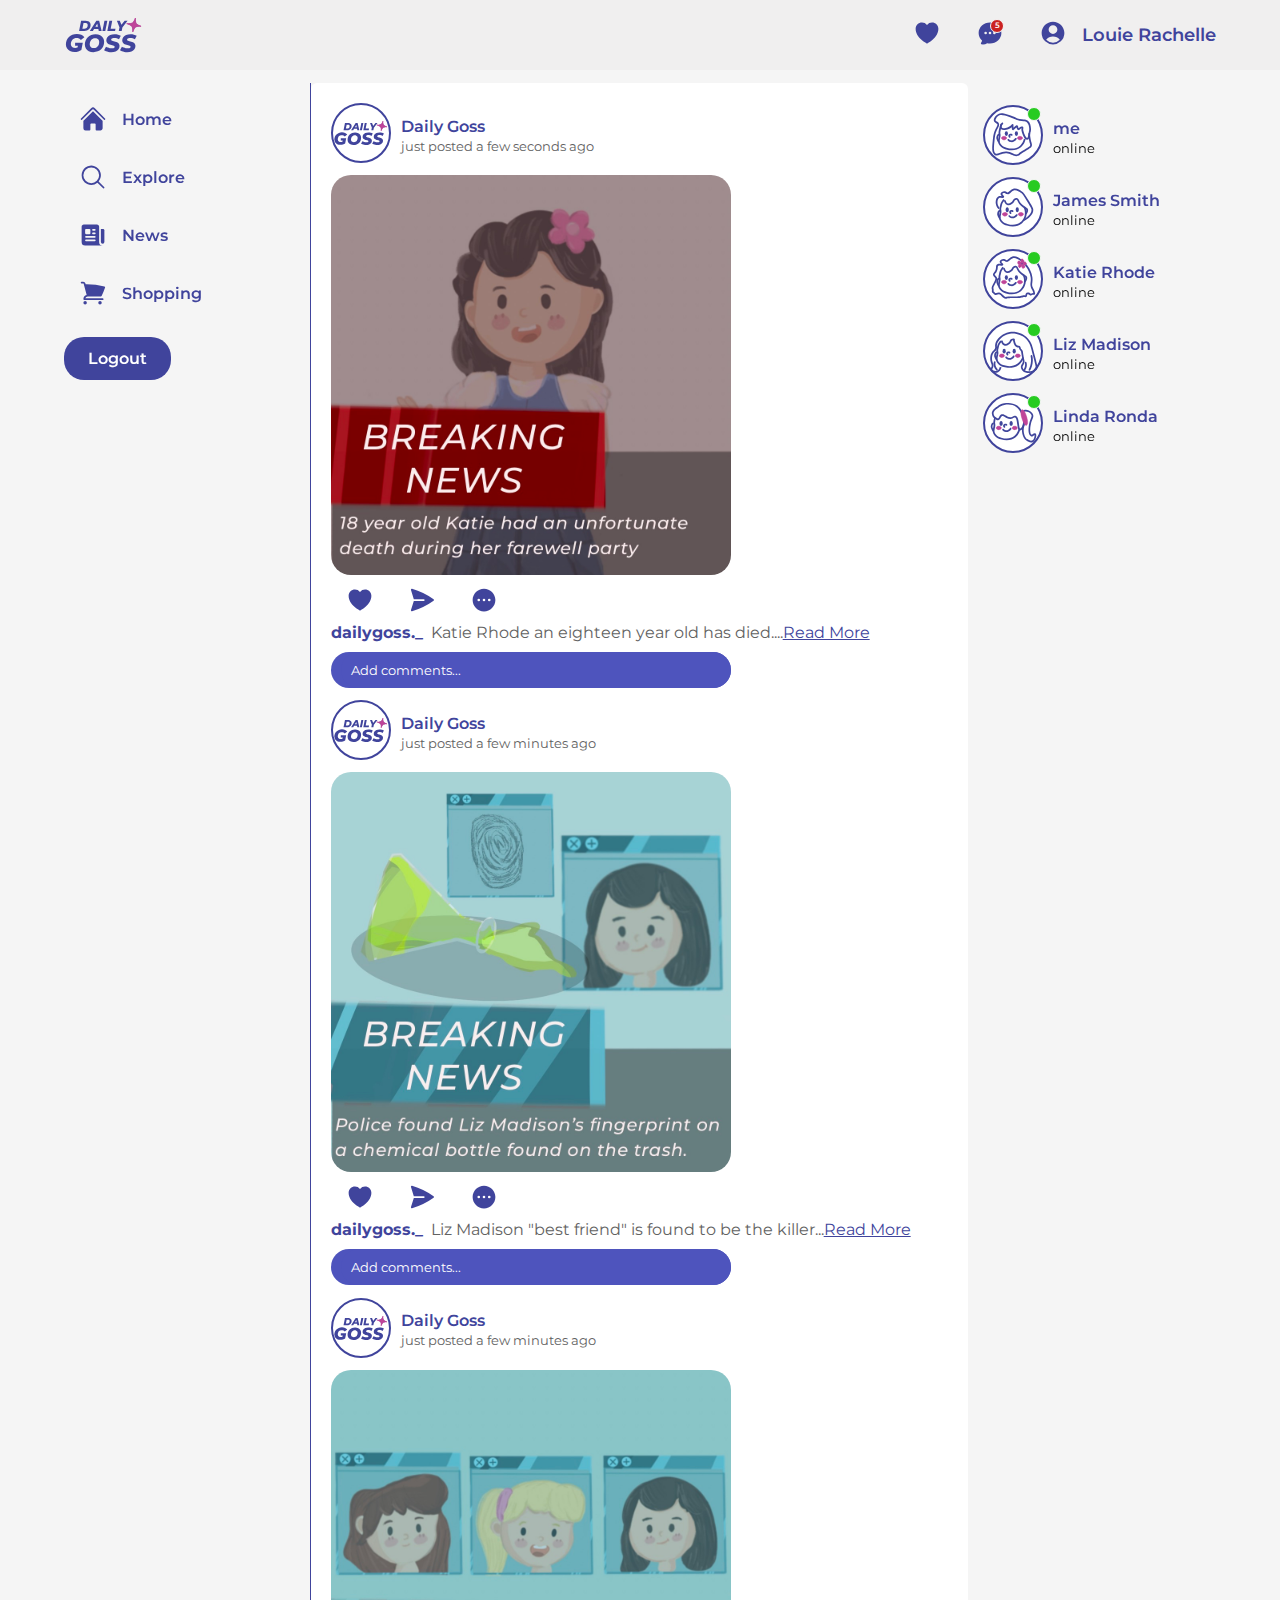
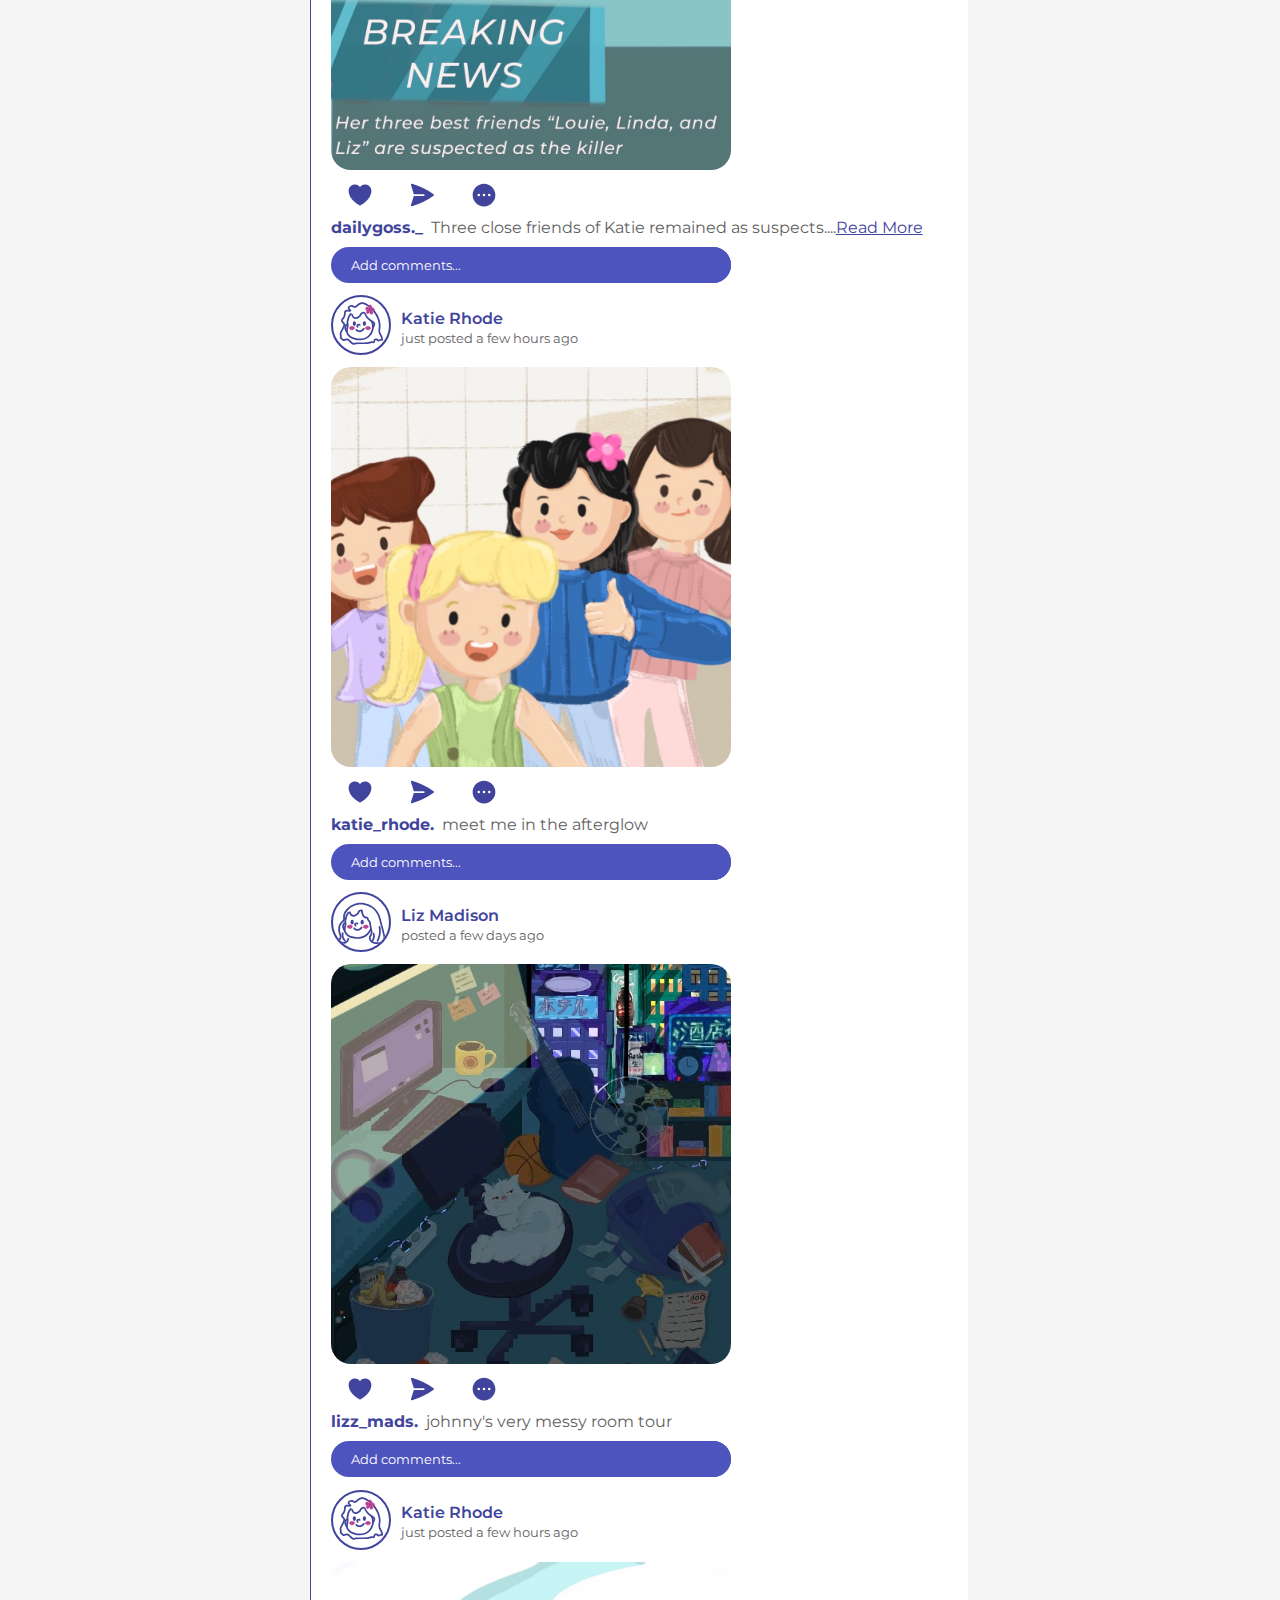
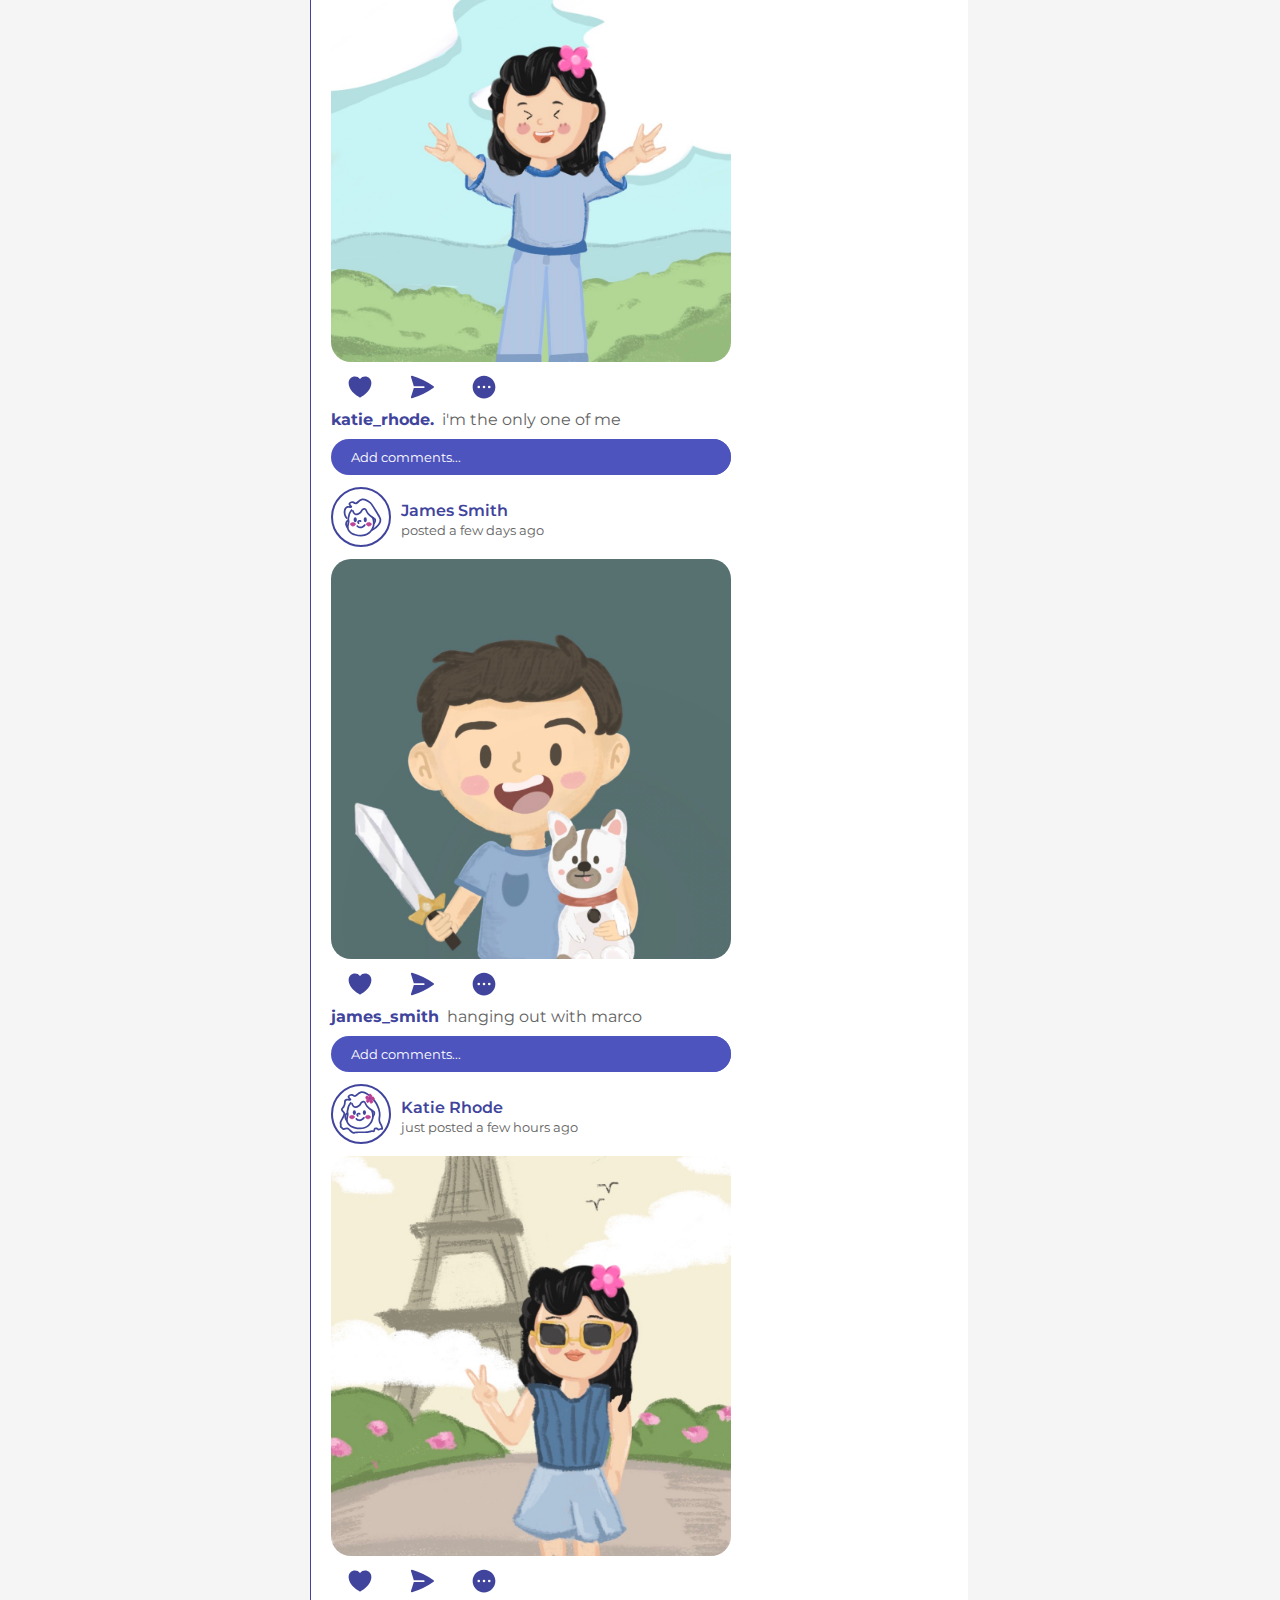
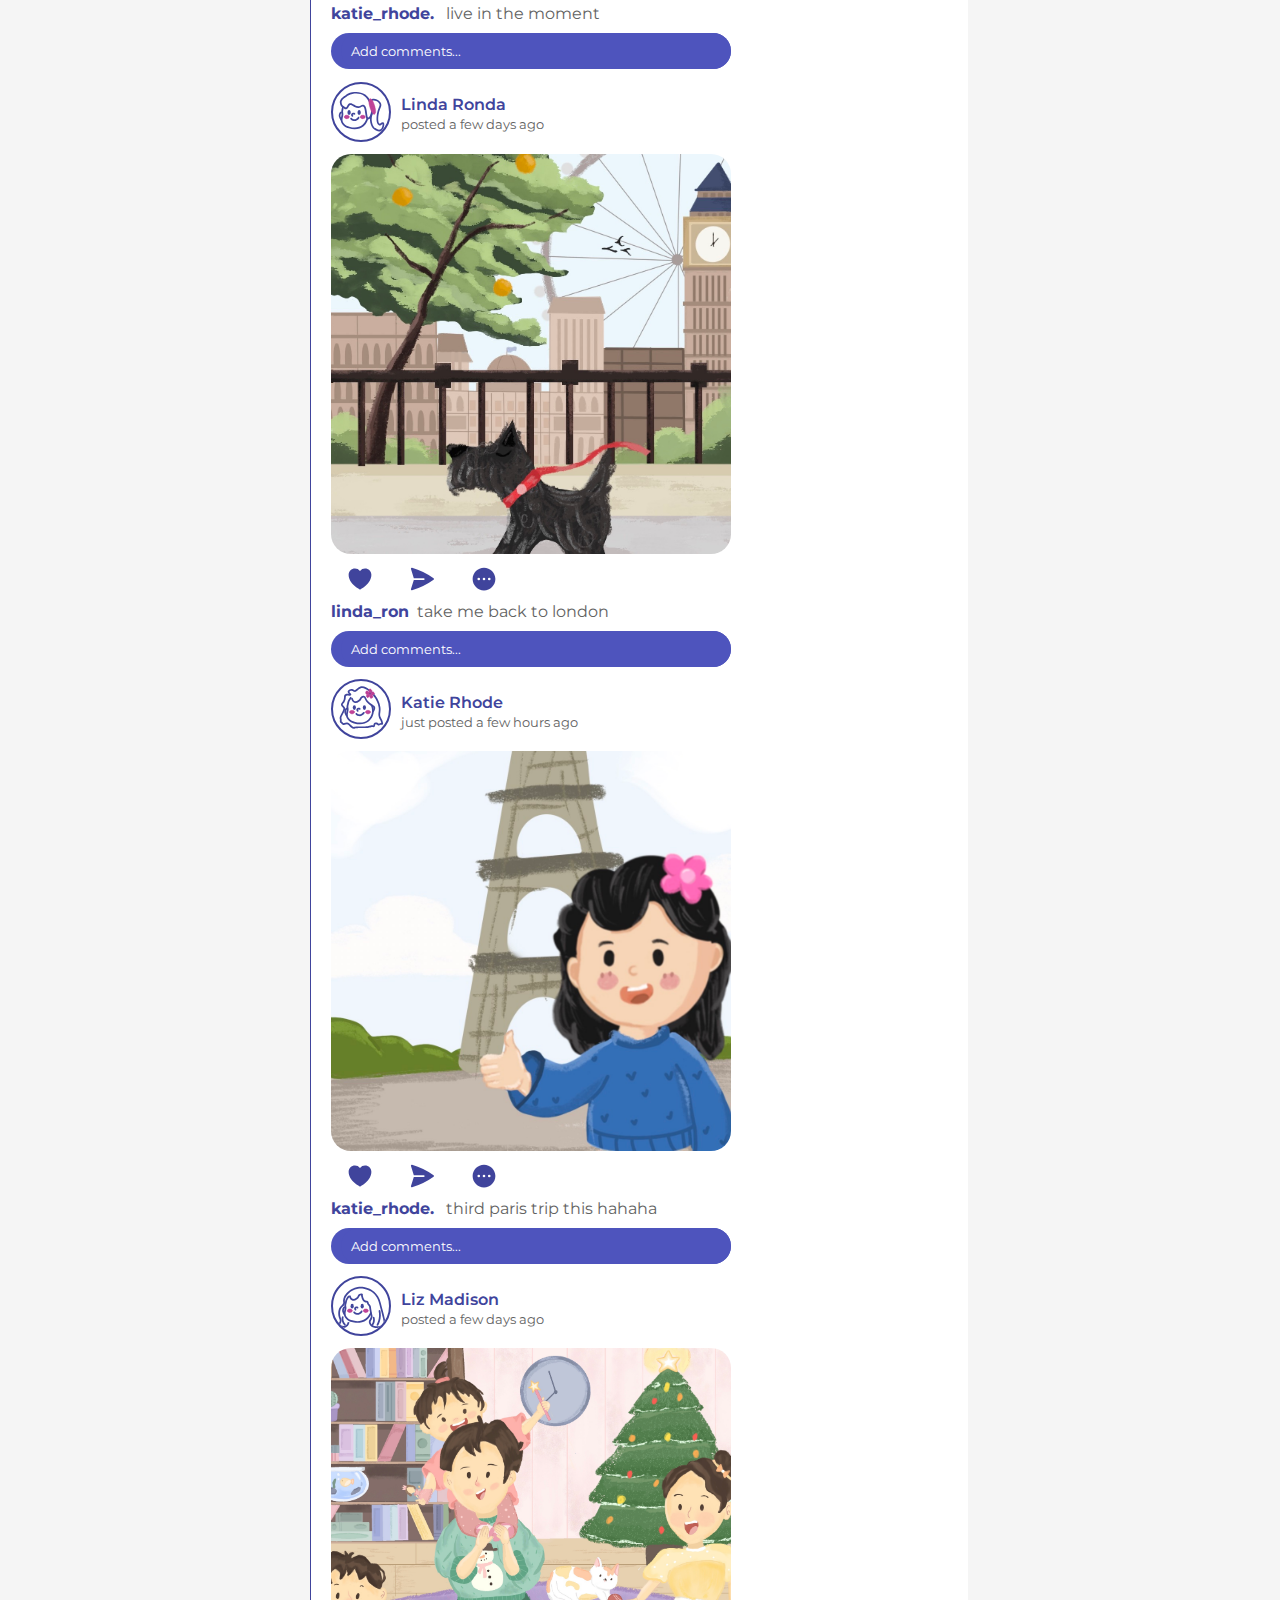
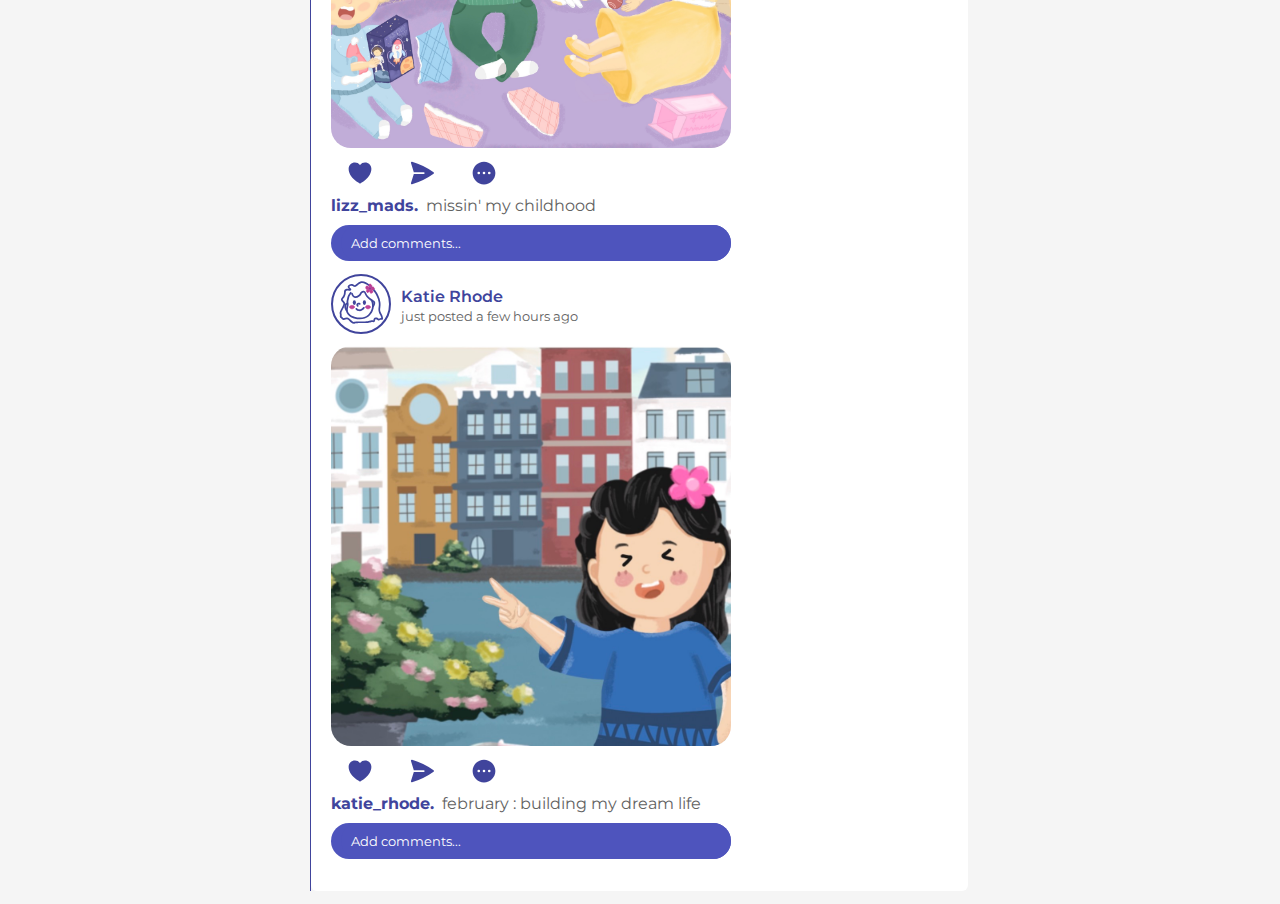
<file: badnews.html>
<!DOCTYPE html>
<html lang="en">
<head>
    <meta charset="UTF-8">
    <meta name="viewport" content="width=device-width, initial-scale=1.0">
    <title>Game</title>
    <link href="style.css"rel="stylesheet">
    <link rel="preconnect" href="https://fonts.googleapis.com">
    <link rel="preconnect" href="https://fonts.gstatic.com" crossorigin>
    <link href="https://fonts.googleapis.com/css2?family=Montserrat:ital,wght@0,100..900;1,100..900&display=swap" rel="stylesheet">
    
</head>
<body>
    <nav>
<div class="nav-left">
    <?xml version="1.0" encoding="utf-8"?>
    <svg version="1.1" class="logo" id="Layer_1" xmlns="http://www.w3.org/2000/svg" xmlns:xlink="http://www.w3.org/1999/xlink" x="0px" y="0px"
         viewBox="0 0 24 24" style="enable-background:new 0 0 24 24;" xml:space="preserve">
    <style type="text/css">
        .st0{fill:#C04599;}
        .st1{fill:none;stroke:#C04599;stroke-width:0.25;stroke-linecap:round;stroke-linejoin:round;stroke-miterlimit:10;}
        .st2{fill:#40449C;}
    </style>
    <g>
        <path class="st0" d="M18.94,8.6c1.64,0.02,1.91-0.17,2.48-1.7c-0.02,1.64,0.17,1.91,1.7,2.48c-1.64-0.02-1.91,0.17-2.48,1.7
            C20.65,9.44,20.47,9.17,18.94,8.6z"/>
        <path class="st1" d="M18.94,8.6c1.64,0.02,1.91-0.17,2.48-1.7c-0.02,1.64,0.17,1.91,1.7,2.48c-1.64-0.02-1.91,0.17-2.48,1.7
            C20.65,9.44,20.47,9.17,18.94,8.6z"/>
    </g>
    <path class="st2" d="M5.64,14.3L5.46,15.2l-0.25,1.27c-0.28,0.19-0.58,0.34-0.93,0.45c-0.35,0.11-0.72,0.16-1.11,0.16
        c-0.52,0-0.98-0.1-1.37-0.29c-0.39-0.19-0.69-0.45-0.91-0.79c-0.21-0.34-0.32-0.74-0.32-1.18c0-0.45,0.08-0.87,0.24-1.25
        c0.15-0.38,0.38-0.71,0.67-0.98c0.28-0.28,0.63-0.49,1.03-0.64s0.86-0.23,1.34-0.23c0.52,0,0.96,0.08,1.34,0.24
        c0.38,0.16,0.68,0.4,0.92,0.71l-1.06,0.84c-0.16-0.23-0.34-0.37-0.55-0.45c-0.2-0.09-0.44-0.13-0.71-0.13
        c-0.26,0-0.5,0.04-0.72,0.13c-0.21,0.09-0.4,0.21-0.55,0.38c-0.15,0.16-0.26,0.35-0.34,0.58c-0.09,0.21-0.13,0.45-0.13,0.71
        c0,0.23,0.05,0.43,0.15,0.6c0.1,0.18,0.25,0.32,0.45,0.42c0.19,0.09,0.43,0.14,0.72,0.14c0.23,0,0.44-0.04,0.66-0.11
        c0.01,0,0.01-0.01,0.03-0.01l0.11-0.55H3.33V14.3H5.64z"/>
    <path class="st2" d="M8.81,17.14c-0.53,0-0.99-0.1-1.37-0.29c-0.38-0.19-0.68-0.46-0.88-0.8c-0.21-0.34-0.31-0.74-0.31-1.18
        c0-0.45,0.08-0.87,0.24-1.24c0.16-0.38,0.38-0.7,0.66-0.98c0.28-0.28,0.62-0.49,1.02-0.64c0.39-0.15,0.83-0.23,1.3-0.23
        c0.53,0,0.98,0.1,1.37,0.29c0.39,0.19,0.68,0.46,0.89,0.8c0.21,0.34,0.31,0.74,0.31,1.18c0,0.45-0.08,0.87-0.23,1.24
        c-0.15,0.38-0.38,0.7-0.66,0.98c-0.29,0.28-0.63,0.49-1.02,0.64C9.72,17.07,9.29,17.14,8.81,17.14z M8.94,15.93
        c0.26,0,0.48-0.05,0.68-0.14c0.2-0.09,0.37-0.22,0.51-0.39c0.14-0.17,0.25-0.36,0.32-0.58c0.07-0.22,0.11-0.45,0.11-0.69
        c0-0.23-0.05-0.43-0.14-0.6c-0.1-0.17-0.24-0.31-0.42-0.4c-0.18-0.1-0.4-0.14-0.66-0.14c-0.25,0-0.48,0.05-0.68,0.14
        c-0.2,0.09-0.37,0.22-0.51,0.39c-0.14,0.17-0.25,0.36-0.32,0.58c-0.07,0.22-0.11,0.45-0.11,0.69c0,0.23,0.05,0.43,0.14,0.6
        c0.1,0.17,0.23,0.31,0.41,0.41C8.46,15.88,8.68,15.93,8.94,15.93z"/>
    <path class="st2" d="M14.19,17.14c-0.29,0-0.58-0.02-0.85-0.07c-0.27-0.05-0.52-0.12-0.74-0.2c-0.22-0.08-0.41-0.17-0.57-0.27
        l0.57-1.1c0.18,0.11,0.36,0.2,0.55,0.28c0.19,0.08,0.38,0.13,0.58,0.17c0.2,0.04,0.4,0.06,0.6,0.06c0.18,0,0.34-0.02,0.47-0.06
        c0.13-0.04,0.23-0.09,0.3-0.16c0.07-0.07,0.11-0.15,0.11-0.24s-0.05-0.17-0.14-0.24c-0.09-0.06-0.21-0.12-0.36-0.16
        s-0.31-0.09-0.49-0.13c-0.18-0.04-0.36-0.1-0.54-0.17c-0.18-0.07-0.34-0.16-0.49-0.26c-0.15-0.1-0.27-0.23-0.36-0.39
        c-0.09-0.16-0.13-0.35-0.13-0.59c0-0.37,0.1-0.69,0.3-0.96c0.2-0.28,0.49-0.49,0.86-0.64c0.37-0.15,0.81-0.23,1.32-0.23
        c0.36,0,0.71,0.04,1.03,0.11c0.32,0.08,0.59,0.19,0.83,0.33l-0.54,1.09c-0.2-0.13-0.42-0.23-0.66-0.3c-0.24-0.07-0.49-0.1-0.75-0.1
        c-0.2,0-0.37,0.02-0.51,0.07c-0.14,0.04-0.24,0.1-0.32,0.18c-0.07,0.08-0.11,0.16-0.11,0.25c0,0.1,0.05,0.18,0.14,0.24
        c0.09,0.06,0.21,0.12,0.36,0.16c0.15,0.04,0.31,0.09,0.49,0.14c0.18,0.05,0.36,0.1,0.53,0.17c0.18,0.06,0.34,0.15,0.49,0.24
        c0.15,0.1,0.27,0.22,0.36,0.38c0.09,0.15,0.14,0.34,0.14,0.57c0,0.37-0.1,0.69-0.31,0.97c-0.21,0.28-0.5,0.49-0.87,0.64
        C15.13,17.07,14.7,17.14,14.19,17.14z"/>
    <path class="st2" d="M18.96,17.14c-0.29,0-0.58-0.02-0.85-0.07c-0.27-0.05-0.52-0.12-0.74-0.2c-0.22-0.08-0.41-0.17-0.57-0.27
        l0.57-1.1c0.18,0.11,0.36,0.2,0.55,0.28c0.19,0.08,0.38,0.13,0.58,0.17c0.2,0.04,0.4,0.06,0.6,0.06c0.18,0,0.34-0.02,0.47-0.06
        c0.13-0.04,0.23-0.09,0.3-0.16s0.11-0.15,0.11-0.24s-0.05-0.17-0.14-0.24c-0.09-0.06-0.21-0.12-0.36-0.16
        c-0.15-0.04-0.31-0.09-0.49-0.13c-0.18-0.04-0.36-0.1-0.54-0.17c-0.18-0.07-0.34-0.16-0.49-0.26c-0.15-0.1-0.27-0.23-0.36-0.39
        c-0.09-0.16-0.13-0.35-0.13-0.59c0-0.37,0.1-0.69,0.3-0.96c0.2-0.28,0.49-0.49,0.86-0.64c0.37-0.15,0.81-0.23,1.32-0.23
        c0.36,0,0.71,0.04,1.03,0.11c0.32,0.08,0.59,0.19,0.83,0.33l-0.54,1.09c-0.2-0.13-0.42-0.23-0.66-0.3c-0.24-0.07-0.49-0.1-0.75-0.1
        c-0.2,0-0.37,0.02-0.51,0.07c-0.14,0.04-0.24,0.1-0.32,0.18c-0.07,0.08-0.11,0.16-0.11,0.25c0,0.1,0.05,0.18,0.14,0.24
        c0.09,0.06,0.21,0.12,0.36,0.16c0.15,0.04,0.31,0.09,0.49,0.14c0.18,0.05,0.36,0.1,0.53,0.17c0.18,0.06,0.34,0.15,0.49,0.24
        c0.15,0.1,0.27,0.22,0.36,0.38s0.14,0.34,0.14,0.57c0,0.37-0.1,0.69-0.31,0.97c-0.21,0.28-0.5,0.49-0.87,0.64
        C19.9,17.07,19.47,17.14,18.96,17.14z"/>
    <g>
        <g>
            <path class="st2" d="M4.52,10.79l0.61-3.04h1.32c0.32,0,0.59,0.05,0.82,0.15s0.4,0.25,0.53,0.44c0.12,0.19,0.18,0.42,0.18,0.68
                c0,0.27-0.05,0.51-0.14,0.73c-0.09,0.22-0.23,0.4-0.39,0.56c-0.17,0.16-0.37,0.27-0.6,0.36s-0.49,0.12-0.77,0.12H4.52z M5.52,10.1
                h0.58c0.22,0,0.4-0.05,0.55-0.14S6.92,9.75,6.99,9.6c0.08-0.15,0.12-0.33,0.12-0.52c0-0.14-0.03-0.25-0.08-0.35
                C6.97,8.63,6.89,8.56,6.77,8.51C6.66,8.46,6.52,8.43,6.36,8.43h-0.5L5.52,10.1z"/>
            <path class="st2" d="M7.75,10.79L9.7,7.74h0.85l0.74,3.04h-0.86L9.89,8.15h0.33l-1.56,2.63H7.75z M8.6,10.19l0.35-0.63h1.48
                l0.1,0.63H8.6z"/>
            <path class="st2" d="M11.53,10.79l0.61-3.04H13l-0.61,3.04H11.53z"/>
            <path class="st2" d="M13,10.79l0.61-3.04h0.86L14,10.1h1.45l-0.14,0.68H13z"/>
            <path class="st2" d="M16.43,10.79l0.25-1.29l0.1,0.53l-0.91-2.28h0.87l0.66,1.66h-0.53l1.33-1.66h0.87l-1.8,2.28l0.29-0.53
                l-0.26,1.29H16.43z"/>
        </g>
    </g>
    </svg>
    
</div>
<div class="nav-right">
    <ul>
        
        <li  class="icons"><a class="link2"href="#"><svg xmlns="http://www.w3.org/2000/svg" viewBox="0 0 24 24" fill="currentColor" class="w-6 h-6">
         <path d="m11.645 20.91-.007-.003-.022-.012a15.247 15.247 0 0 1-.383-.218 25.18 25.18 0 0 1-4.244-3.17C4.688 15.36 2.25 12.174 2.25 8.25 2.25 5.322 4.714 3 7.688 3A5.5 5.5 0 0 1 12 5.052 5.5 5.5 0 0 1 16.313 3c2.973 0 5.437 2.322 5.437 5.25 0 3.925-2.438 7.111-4.739 9.256a25.175 25.175 0 0 1-4.244 3.17 15.247 15.247 0 0 1-.383.219l-.022.012-.007.004-.003.001a.752.752 0 0 1-.704 0l-.003-.001Z" />
       </svg></a>
       </li>
       <li class="icons notif" ><a href="index1.html" class="link2"><svg xmlns="http://www.w3.org/2000/svg"  viewBox="0 0 24 24" fill="currentColor" class="w-6 h-6">
        <path fill-rule="evenodd" d="M4.804 21.644A6.707 6.707 0 0 0 6 21.75a6.721 6.721 0 0 0 3.583-1.029c.774.182 1.584.279 2.417.279 5.322 0 9.75-3.97 9.75-9 0-5.03-4.428-9-9.75-9s-9.75 3.97-9.75 9c0 2.409 1.025 4.587 2.674 6.192.232.226.277.428.254.543a3.73 3.73 0 0 1-.814 1.686.75.75 0 0 0 .44 1.223ZM8.25 10.875a1.125 1.125 0 1 0 0 2.25 1.125 1.125 0 0 0 0-2.25ZM10.875 12a1.125 1.125 0 1 1 2.25 0 1.125 1.125 0 0 1-2.25 0Zm4.875-1.125a1.125 1.125 0 1 0 0 2.25 1.125 1.125 0 0 0 0-2.25Z" clip-rule="evenodd" />
      </svg></a>
      
      
       </li>
       <li class="icons"> <a class="link2"href="#"><svg xmlns="http://www.w3.org/2000/svg" viewBox="0 0 24 24" fill="currentColor" >
        <path fill-rule="evenodd" d="M18.685 19.097A9.723 9.723 0 0 0 21.75 12c0-5.385-4.365-9.75-9.75-9.75S2.25 6.615 2.25 12a9.723 9.723 0 0 0 3.065 7.097A9.716 9.716 0 0 0 12 21.75a9.716 9.716 0 0 0 6.685-2.653Zm-12.54-1.285A7.486 7.486 0 0 1 12 15a7.486 7.486 0 0 1 5.855 2.812A8.224 8.224 0 0 1 12 20.25a8.224 8.224 0 0 1-5.855-2.438ZM15.75 9a3.75 3.75 0 1 1-7.5 0 3.75 3.75 0 0 1 7.5 0Z" clip-rule="evenodd" />
      </svg></a></li>
 </ul>
   
      <p> Louie Rachelle</p>


</div>
    </nav>



<div class="container">
    <div class="left-sidebar">
       <div class="imp-links">
        <a href="choices.html" class="link2"><svg xmlns="http://www.w3.org/2000/svg" viewBox="0 0 24 24" fill="currentColor" class="icons">
            <path d="M11.47 3.841a.75.75 0 0 1 1.06 0l8.69 8.69a.75.75 0 1 0 1.06-1.061l-8.689-8.69a2.25 2.25 0 0 0-3.182 0l-8.69 8.69a.75.75 0 1 0 1.061 1.06l8.69-8.689Z" />
            <path d="m12 5.432 8.159 8.159c.03.03.06.058.091.086v6.198c0 1.035-.84 1.875-1.875 1.875H15a.75.75 0 0 1-.75-.75v-4.5a.75.75 0 0 0-.75-.75h-3a.75.75 0 0 0-.75.75V21a.75.75 0 0 1-.75.75H5.625a1.875 1.875 0 0 1-1.875-1.875v-6.198a2.29 2.29 0 0 0 .091-.086L12 5.432Z" />
          </svg>
          Home</a>
        
          <a href="#" class="link2"><svg xmlns="http://www.w3.org/2000/svg" viewBox="0 0 24 24" fill="currentColor" class="icons">
            <path fill-rule="evenodd" d="M10.5 3.75a6.75 6.75 0 1 0 0 13.5 6.75 6.75 0 0 0 0-13.5ZM2.25 10.5a8.25 8.25 0 1 1 14.59 5.28l4.69 4.69a.75.75 0 1 1-1.06 1.06l-4.69-4.69A8.25 8.25 0 0 1 2.25 10.5Z" clip-rule="evenodd" />
          </svg>Explore</a>

          <a href="#" class="link2"><svg xmlns="http://www.w3.org/2000/svg" viewBox="0 0 24 24" fill="currentColor" class="icons">
            <path fill-rule="evenodd" d="M4.125 3C3.089 3 2.25 3.84 2.25 4.875V18a3 3 0 0 0 3 3h15a3 3 0 0 1-3-3V4.875C17.25 3.839 16.41 3 15.375 3H4.125ZM12 9.75a.75.75 0 0 0 0 1.5h1.5a.75.75 0 0 0 0-1.5H12Zm-.75-2.25a.75.75 0 0 1 .75-.75h1.5a.75.75 0 0 1 0 1.5H12a.75.75 0 0 1-.75-.75ZM6 12.75a.75.75 0 0 0 0 1.5h7.5a.75.75 0 0 0 0-1.5H6Zm-.75 3.75a.75.75 0 0 1 .75-.75h7.5a.75.75 0 0 1 0 1.5H6a.75.75 0 0 1-.75-.75ZM6 6.75a.75.75 0 0 0-.75.75v3c0 .414.336.75.75.75h3a.75.75 0 0 0 .75-.75v-3A.75.75 0 0 0 9 6.75H6Z" clip-rule="evenodd" />
            <path d="M18.75 6.75h1.875c.621 0 1.125.504 1.125 1.125V18a1.5 1.5 0 0 1-3 0V6.75Z" />
          </svg>News</a>
          <a href="#" class="link2"><svg xmlns="http://www.w3.org/2000/svg" viewBox="0 0 24 24" fill="currentColor" class="icons">
            <path d="M2.25 2.25a.75.75 0 0 0 0 1.5h1.386c.17 0 .318.114.362.278l2.558 9.592a3.752 3.752 0 0 0-2.806 3.63c0 .414.336.75.75.75h15.75a.75.75 0 0 0 0-1.5H5.378A2.25 2.25 0 0 1 7.5 15h11.218a.75.75 0 0 0 .674-.421 60.358 60.358 0 0 0 2.96-7.228.75.75 0 0 0-.525-.965A60.864 60.864 0 0 0 5.68 4.509l-.232-.867A1.875 1.875 0 0 0 3.636 2.25H2.25ZM3.75 20.25a1.5 1.5 0 1 1 3 0 1.5 1.5 0 0 1-3 0ZM16.5 20.25a1.5 1.5 0 1 1 3 0 1.5 1.5 0 0 1-3 0Z" />
          </svg>Shopping</a>

<a href="index.html"class="logout">Logout</a>
          
        </div>
    </div>
    <div class="main-content">
        <div class="post-container">

            <div class="posts">
                <div class="user-profile">
                    <svg version="1.1" class="profile-pic" id="Layer_1" xmlns="http://www.w3.org/2000/svg" xmlns:xlink="http://www.w3.org/1999/xlink" x="0px" y="0px"
                    viewBox="0 0 24 24" style="enable-background:new 0 0 24 24;" xml:space="preserve">
               <style type="text/css">
                   .st0{fill:#C04599;}
                   .st1{fill:none;stroke:#C04599;stroke-width:0.25;stroke-linecap:round;stroke-linejoin:round;stroke-miterlimit:10;}
                   .st2{fill:#40449C;}
               </style>
               <g>
                   <path class="st0" d="M18.94,8.6c1.64,0.02,1.91-0.17,2.48-1.7c-0.02,1.64,0.17,1.91,1.7,2.48c-1.64-0.02-1.91,0.17-2.48,1.7
                       C20.65,9.44,20.47,9.17,18.94,8.6z"/>
                   <path class="st1" d="M18.94,8.6c1.64,0.02,1.91-0.17,2.48-1.7c-0.02,1.64,0.17,1.91,1.7,2.48c-1.64-0.02-1.91,0.17-2.48,1.7
                       C20.65,9.44,20.47,9.17,18.94,8.6z"/>
               </g>
               <path class="st2" d="M5.64,14.3L5.46,15.2l-0.25,1.27c-0.28,0.19-0.58,0.34-0.93,0.45c-0.35,0.11-0.72,0.16-1.11,0.16
                   c-0.52,0-0.98-0.1-1.37-0.29c-0.39-0.19-0.69-0.45-0.91-0.79c-0.21-0.34-0.32-0.74-0.32-1.18c0-0.45,0.08-0.87,0.24-1.25
                   c0.15-0.38,0.38-0.71,0.67-0.98c0.28-0.28,0.63-0.49,1.03-0.64s0.86-0.23,1.34-0.23c0.52,0,0.96,0.08,1.34,0.24
                   c0.38,0.16,0.68,0.4,0.92,0.71l-1.06,0.84c-0.16-0.23-0.34-0.37-0.55-0.45c-0.2-0.09-0.44-0.13-0.71-0.13
                   c-0.26,0-0.5,0.04-0.72,0.13c-0.21,0.09-0.4,0.21-0.55,0.38c-0.15,0.16-0.26,0.35-0.34,0.58c-0.09,0.21-0.13,0.45-0.13,0.71
                   c0,0.23,0.05,0.43,0.15,0.6c0.1,0.18,0.25,0.32,0.45,0.42c0.19,0.09,0.43,0.14,0.72,0.14c0.23,0,0.44-0.04,0.66-0.11
                   c0.01,0,0.01-0.01,0.03-0.01l0.11-0.55H3.33V14.3H5.64z"/>
               <path class="st2" d="M8.81,17.14c-0.53,0-0.99-0.1-1.37-0.29c-0.38-0.19-0.68-0.46-0.88-0.8c-0.21-0.34-0.31-0.74-0.31-1.18
                   c0-0.45,0.08-0.87,0.24-1.24c0.16-0.38,0.38-0.7,0.66-0.98c0.28-0.28,0.62-0.49,1.02-0.64c0.39-0.15,0.83-0.23,1.3-0.23
                   c0.53,0,0.98,0.1,1.37,0.29c0.39,0.19,0.68,0.46,0.89,0.8c0.21,0.34,0.31,0.74,0.31,1.18c0,0.45-0.08,0.87-0.23,1.24
                   c-0.15,0.38-0.38,0.7-0.66,0.98c-0.29,0.28-0.63,0.49-1.02,0.64C9.72,17.07,9.29,17.14,8.81,17.14z M8.94,15.93
                   c0.26,0,0.48-0.05,0.68-0.14c0.2-0.09,0.37-0.22,0.51-0.39c0.14-0.17,0.25-0.36,0.32-0.58c0.07-0.22,0.11-0.45,0.11-0.69
                   c0-0.23-0.05-0.43-0.14-0.6c-0.1-0.17-0.24-0.31-0.42-0.4c-0.18-0.1-0.4-0.14-0.66-0.14c-0.25,0-0.48,0.05-0.68,0.14
                   c-0.2,0.09-0.37,0.22-0.51,0.39c-0.14,0.17-0.25,0.36-0.32,0.58c-0.07,0.22-0.11,0.45-0.11,0.69c0,0.23,0.05,0.43,0.14,0.6
                   c0.1,0.17,0.23,0.31,0.41,0.41C8.46,15.88,8.68,15.93,8.94,15.93z"/>
               <path class="st2" d="M14.19,17.14c-0.29,0-0.58-0.02-0.85-0.07c-0.27-0.05-0.52-0.12-0.74-0.2c-0.22-0.08-0.41-0.17-0.57-0.27
                   l0.57-1.1c0.18,0.11,0.36,0.2,0.55,0.28c0.19,0.08,0.38,0.13,0.58,0.17c0.2,0.04,0.4,0.06,0.6,0.06c0.18,0,0.34-0.02,0.47-0.06
                   c0.13-0.04,0.23-0.09,0.3-0.16c0.07-0.07,0.11-0.15,0.11-0.24s-0.05-0.17-0.14-0.24c-0.09-0.06-0.21-0.12-0.36-0.16
                   s-0.31-0.09-0.49-0.13c-0.18-0.04-0.36-0.1-0.54-0.17c-0.18-0.07-0.34-0.16-0.49-0.26c-0.15-0.1-0.27-0.23-0.36-0.39
                   c-0.09-0.16-0.13-0.35-0.13-0.59c0-0.37,0.1-0.69,0.3-0.96c0.2-0.28,0.49-0.49,0.86-0.64c0.37-0.15,0.81-0.23,1.32-0.23
                   c0.36,0,0.71,0.04,1.03,0.11c0.32,0.08,0.59,0.19,0.83,0.33l-0.54,1.09c-0.2-0.13-0.42-0.23-0.66-0.3c-0.24-0.07-0.49-0.1-0.75-0.1
                   c-0.2,0-0.37,0.02-0.51,0.07c-0.14,0.04-0.24,0.1-0.32,0.18c-0.07,0.08-0.11,0.16-0.11,0.25c0,0.1,0.05,0.18,0.14,0.24
                   c0.09,0.06,0.21,0.12,0.36,0.16c0.15,0.04,0.31,0.09,0.49,0.14c0.18,0.05,0.36,0.1,0.53,0.17c0.18,0.06,0.34,0.15,0.49,0.24
                   c0.15,0.1,0.27,0.22,0.36,0.38c0.09,0.15,0.14,0.34,0.14,0.57c0,0.37-0.1,0.69-0.31,0.97c-0.21,0.28-0.5,0.49-0.87,0.64
                   C15.13,17.07,14.7,17.14,14.19,17.14z"/>
               <path class="st2" d="M18.96,17.14c-0.29,0-0.58-0.02-0.85-0.07c-0.27-0.05-0.52-0.12-0.74-0.2c-0.22-0.08-0.41-0.17-0.57-0.27
                   l0.57-1.1c0.18,0.11,0.36,0.2,0.55,0.28c0.19,0.08,0.38,0.13,0.58,0.17c0.2,0.04,0.4,0.06,0.6,0.06c0.18,0,0.34-0.02,0.47-0.06
                   c0.13-0.04,0.23-0.09,0.3-0.16s0.11-0.15,0.11-0.24s-0.05-0.17-0.14-0.24c-0.09-0.06-0.21-0.12-0.36-0.16
                   c-0.15-0.04-0.31-0.09-0.49-0.13c-0.18-0.04-0.36-0.1-0.54-0.17c-0.18-0.07-0.34-0.16-0.49-0.26c-0.15-0.1-0.27-0.23-0.36-0.39
                   c-0.09-0.16-0.13-0.35-0.13-0.59c0-0.37,0.1-0.69,0.3-0.96c0.2-0.28,0.49-0.49,0.86-0.64c0.37-0.15,0.81-0.23,1.32-0.23
                   c0.36,0,0.71,0.04,1.03,0.11c0.32,0.08,0.59,0.19,0.83,0.33l-0.54,1.09c-0.2-0.13-0.42-0.23-0.66-0.3c-0.24-0.07-0.49-0.1-0.75-0.1
                   c-0.2,0-0.37,0.02-0.51,0.07c-0.14,0.04-0.24,0.1-0.32,0.18c-0.07,0.08-0.11,0.16-0.11,0.25c0,0.1,0.05,0.18,0.14,0.24
                   c0.09,0.06,0.21,0.12,0.36,0.16c0.15,0.04,0.31,0.09,0.49,0.14c0.18,0.05,0.36,0.1,0.53,0.17c0.18,0.06,0.34,0.15,0.49,0.24
                   c0.15,0.1,0.27,0.22,0.36,0.38s0.14,0.34,0.14,0.57c0,0.37-0.1,0.69-0.31,0.97c-0.21,0.28-0.5,0.49-0.87,0.64
                   C19.9,17.07,19.47,17.14,18.96,17.14z"/>
               <g>
                   <g>
                       <path class="st2" d="M4.52,10.79l0.61-3.04h1.32c0.32,0,0.59,0.05,0.82,0.15s0.4,0.25,0.53,0.44c0.12,0.19,0.18,0.42,0.18,0.68
                           c0,0.27-0.05,0.51-0.14,0.73c-0.09,0.22-0.23,0.4-0.39,0.56c-0.17,0.16-0.37,0.27-0.6,0.36s-0.49,0.12-0.77,0.12H4.52z M5.52,10.1
                           h0.58c0.22,0,0.4-0.05,0.55-0.14S6.92,9.75,6.99,9.6c0.08-0.15,0.12-0.33,0.12-0.52c0-0.14-0.03-0.25-0.08-0.35
                           C6.97,8.63,6.89,8.56,6.77,8.51C6.66,8.46,6.52,8.43,6.36,8.43h-0.5L5.52,10.1z"/>
                       <path class="st2" d="M7.75,10.79L9.7,7.74h0.85l0.74,3.04h-0.86L9.89,8.15h0.33l-1.56,2.63H7.75z M8.6,10.19l0.35-0.63h1.48
                           l0.1,0.63H8.6z"/>
                       <path class="st2" d="M11.53,10.79l0.61-3.04H13l-0.61,3.04H11.53z"/>
                       <path class="st2" d="M13,10.79l0.61-3.04h0.86L14,10.1h1.45l-0.14,0.68H13z"/>
                       <path class="st2" d="M16.43,10.79l0.25-1.29l0.1,0.53l-0.91-2.28h0.87l0.66,1.66h-0.53l1.33-1.66h0.87l-1.8,2.28l0.29-0.53
                           l-0.26,1.29H16.43z"/>
                   </g>
               </g>
               </svg>
      <div class="account-name">
           <p>Daily Goss</p> 
           <small>just posted a few seconds ago</small> </div>
        </div>
    <img src="dead.jpg" class="post-pics">
    
    <div class="post-icons">
        <a class="link2"href="#"><svg xmlns="http://www.w3.org/2000/svg" viewBox="0 0 24 24" fill="currentColor" class="icons">
            <path d="m11.645 20.91-.007-.003-.022-.012a15.247 15.247 0 0 1-.383-.218 25.18 25.18 0 0 1-4.244-3.17C4.688 15.36 2.25 12.174 2.25 8.25 2.25 5.322 4.714 3 7.688 3A5.5 5.5 0 0 1 12 5.052 5.5 5.5 0 0 1 16.313 3c2.973 0 5.437 2.322 5.437 5.25 0 3.925-2.438 7.111-4.739 9.256a25.175 25.175 0 0 1-4.244 3.17 15.247 15.247 0 0 1-.383.219l-.022.012-.007.004-.003.001a.752.752 0 0 1-.704 0l-.003-.001Z" />
          </svg></a>
          <a class="link2"href="#"> <svg xmlns="http://www.w3.org/2000/svg" viewBox="0 0 24 24" fill="currentColor" class="icons">
            <path d="M3.478 2.404a.75.75 0 0 0-.926.941l2.432 7.905H13.5a.75.75 0 0 1 0 1.5H4.984l-2.432 7.905a.75.75 0 0 0 .926.94 60.519 60.519 0 0 0 18.445-8.986.75.75 0 0 0 0-1.218A60.517 60.517 0 0 0 3.478 2.404Z" />
          </svg></a>
            <a class="link2"href="#"><svg xmlns="http://www.w3.org/2000/svg" viewBox="0 0 24 24" fill="currentColor" class="icons">
            <path fill-rule="evenodd" d="M12 2.25c-5.385 0-9.75 4.365-9.75 9.75s4.365 9.75 9.75 9.75 9.75-4.365 9.75-9.75S17.385 2.25 12 2.25Zm0 8.625a1.125 1.125 0 1 0 0 2.25 1.125 1.125 0 0 0 0-2.25ZM15.375 12a1.125 1.125 0 1 1 2.25 0 1.125 1.125 0 0 1-2.25 0ZM7.5 10.875a1.125 1.125 0 1 0 0 2.25 1.125 1.125 0 0 0 0-2.25Z" clip-rule="evenodd" />
          </svg></a>
          <div class="caption">
            <p> <b class="account-id">dailygoss._</b> &nbsp;Katie Rhode an eighteen year old has died....<span class="read-more">Read More</span></p>
        </div>   
    </div>
    <div class="comment-box">
        <input type="text" placeholder="Add comments...">
    </div>
    </div>


    <div class="posts">
        <div class="user-profile">
            <svg version="1.1" class="profile-pic" id="Layer_1" xmlns="http://www.w3.org/2000/svg" xmlns:xlink="http://www.w3.org/1999/xlink" x="0px" y="0px"
            viewBox="0 0 24 24" style="enable-background:new 0 0 24 24;" xml:space="preserve">
       <style type="text/css">
           .st0{fill:#C04599;}
           .st1{fill:none;stroke:#C04599;stroke-width:0.25;stroke-linecap:round;stroke-linejoin:round;stroke-miterlimit:10;}
           .st2{fill:#40449C;}
       </style>
       <g>
           <path class="st0" d="M18.94,8.6c1.64,0.02,1.91-0.17,2.48-1.7c-0.02,1.64,0.17,1.91,1.7,2.48c-1.64-0.02-1.91,0.17-2.48,1.7
               C20.65,9.44,20.47,9.17,18.94,8.6z"/>
           <path class="st1" d="M18.94,8.6c1.64,0.02,1.91-0.17,2.48-1.7c-0.02,1.64,0.17,1.91,1.7,2.48c-1.64-0.02-1.91,0.17-2.48,1.7
               C20.65,9.44,20.47,9.17,18.94,8.6z"/>
       </g>
       <path class="st2" d="M5.64,14.3L5.46,15.2l-0.25,1.27c-0.28,0.19-0.58,0.34-0.93,0.45c-0.35,0.11-0.72,0.16-1.11,0.16
           c-0.52,0-0.98-0.1-1.37-0.29c-0.39-0.19-0.69-0.45-0.91-0.79c-0.21-0.34-0.32-0.74-0.32-1.18c0-0.45,0.08-0.87,0.24-1.25
           c0.15-0.38,0.38-0.71,0.67-0.98c0.28-0.28,0.63-0.49,1.03-0.64s0.86-0.23,1.34-0.23c0.52,0,0.96,0.08,1.34,0.24
           c0.38,0.16,0.68,0.4,0.92,0.71l-1.06,0.84c-0.16-0.23-0.34-0.37-0.55-0.45c-0.2-0.09-0.44-0.13-0.71-0.13
           c-0.26,0-0.5,0.04-0.72,0.13c-0.21,0.09-0.4,0.21-0.55,0.38c-0.15,0.16-0.26,0.35-0.34,0.58c-0.09,0.21-0.13,0.45-0.13,0.71
           c0,0.23,0.05,0.43,0.15,0.6c0.1,0.18,0.25,0.32,0.45,0.42c0.19,0.09,0.43,0.14,0.72,0.14c0.23,0,0.44-0.04,0.66-0.11
           c0.01,0,0.01-0.01,0.03-0.01l0.11-0.55H3.33V14.3H5.64z"/>
       <path class="st2" d="M8.81,17.14c-0.53,0-0.99-0.1-1.37-0.29c-0.38-0.19-0.68-0.46-0.88-0.8c-0.21-0.34-0.31-0.74-0.31-1.18
           c0-0.45,0.08-0.87,0.24-1.24c0.16-0.38,0.38-0.7,0.66-0.98c0.28-0.28,0.62-0.49,1.02-0.64c0.39-0.15,0.83-0.23,1.3-0.23
           c0.53,0,0.98,0.1,1.37,0.29c0.39,0.19,0.68,0.46,0.89,0.8c0.21,0.34,0.31,0.74,0.31,1.18c0,0.45-0.08,0.87-0.23,1.24
           c-0.15,0.38-0.38,0.7-0.66,0.98c-0.29,0.28-0.63,0.49-1.02,0.64C9.72,17.07,9.29,17.14,8.81,17.14z M8.94,15.93
           c0.26,0,0.48-0.05,0.68-0.14c0.2-0.09,0.37-0.22,0.51-0.39c0.14-0.17,0.25-0.36,0.32-0.58c0.07-0.22,0.11-0.45,0.11-0.69
           c0-0.23-0.05-0.43-0.14-0.6c-0.1-0.17-0.24-0.31-0.42-0.4c-0.18-0.1-0.4-0.14-0.66-0.14c-0.25,0-0.48,0.05-0.68,0.14
           c-0.2,0.09-0.37,0.22-0.51,0.39c-0.14,0.17-0.25,0.36-0.32,0.58c-0.07,0.22-0.11,0.45-0.11,0.69c0,0.23,0.05,0.43,0.14,0.6
           c0.1,0.17,0.23,0.31,0.41,0.41C8.46,15.88,8.68,15.93,8.94,15.93z"/>
       <path class="st2" d="M14.19,17.14c-0.29,0-0.58-0.02-0.85-0.07c-0.27-0.05-0.52-0.12-0.74-0.2c-0.22-0.08-0.41-0.17-0.57-0.27
           l0.57-1.1c0.18,0.11,0.36,0.2,0.55,0.28c0.19,0.08,0.38,0.13,0.58,0.17c0.2,0.04,0.4,0.06,0.6,0.06c0.18,0,0.34-0.02,0.47-0.06
           c0.13-0.04,0.23-0.09,0.3-0.16c0.07-0.07,0.11-0.15,0.11-0.24s-0.05-0.17-0.14-0.24c-0.09-0.06-0.21-0.12-0.36-0.16
           s-0.31-0.09-0.49-0.13c-0.18-0.04-0.36-0.1-0.54-0.17c-0.18-0.07-0.34-0.16-0.49-0.26c-0.15-0.1-0.27-0.23-0.36-0.39
           c-0.09-0.16-0.13-0.35-0.13-0.59c0-0.37,0.1-0.69,0.3-0.96c0.2-0.28,0.49-0.49,0.86-0.64c0.37-0.15,0.81-0.23,1.32-0.23
           c0.36,0,0.71,0.04,1.03,0.11c0.32,0.08,0.59,0.19,0.83,0.33l-0.54,1.09c-0.2-0.13-0.42-0.23-0.66-0.3c-0.24-0.07-0.49-0.1-0.75-0.1
           c-0.2,0-0.37,0.02-0.51,0.07c-0.14,0.04-0.24,0.1-0.32,0.18c-0.07,0.08-0.11,0.16-0.11,0.25c0,0.1,0.05,0.18,0.14,0.24
           c0.09,0.06,0.21,0.12,0.36,0.16c0.15,0.04,0.31,0.09,0.49,0.14c0.18,0.05,0.36,0.1,0.53,0.17c0.18,0.06,0.34,0.15,0.49,0.24
           c0.15,0.1,0.27,0.22,0.36,0.38c0.09,0.15,0.14,0.34,0.14,0.57c0,0.37-0.1,0.69-0.31,0.97c-0.21,0.28-0.5,0.49-0.87,0.64
           C15.13,17.07,14.7,17.14,14.19,17.14z"/>
       <path class="st2" d="M18.96,17.14c-0.29,0-0.58-0.02-0.85-0.07c-0.27-0.05-0.52-0.12-0.74-0.2c-0.22-0.08-0.41-0.17-0.57-0.27
           l0.57-1.1c0.18,0.11,0.36,0.2,0.55,0.28c0.19,0.08,0.38,0.13,0.58,0.17c0.2,0.04,0.4,0.06,0.6,0.06c0.18,0,0.34-0.02,0.47-0.06
           c0.13-0.04,0.23-0.09,0.3-0.16s0.11-0.15,0.11-0.24s-0.05-0.17-0.14-0.24c-0.09-0.06-0.21-0.12-0.36-0.16
           c-0.15-0.04-0.31-0.09-0.49-0.13c-0.18-0.04-0.36-0.1-0.54-0.17c-0.18-0.07-0.34-0.16-0.49-0.26c-0.15-0.1-0.27-0.23-0.36-0.39
           c-0.09-0.16-0.13-0.35-0.13-0.59c0-0.37,0.1-0.69,0.3-0.96c0.2-0.28,0.49-0.49,0.86-0.64c0.37-0.15,0.81-0.23,1.32-0.23
           c0.36,0,0.71,0.04,1.03,0.11c0.32,0.08,0.59,0.19,0.83,0.33l-0.54,1.09c-0.2-0.13-0.42-0.23-0.66-0.3c-0.24-0.07-0.49-0.1-0.75-0.1
           c-0.2,0-0.37,0.02-0.51,0.07c-0.14,0.04-0.24,0.1-0.32,0.18c-0.07,0.08-0.11,0.16-0.11,0.25c0,0.1,0.05,0.18,0.14,0.24
           c0.09,0.06,0.21,0.12,0.36,0.16c0.15,0.04,0.31,0.09,0.49,0.14c0.18,0.05,0.36,0.1,0.53,0.17c0.18,0.06,0.34,0.15,0.49,0.24
           c0.15,0.1,0.27,0.22,0.36,0.38s0.14,0.34,0.14,0.57c0,0.37-0.1,0.69-0.31,0.97c-0.21,0.28-0.5,0.49-0.87,0.64
           C19.9,17.07,19.47,17.14,18.96,17.14z"/>
       <g>
           <g>
               <path class="st2" d="M4.52,10.79l0.61-3.04h1.32c0.32,0,0.59,0.05,0.82,0.15s0.4,0.25,0.53,0.44c0.12,0.19,0.18,0.42,0.18,0.68
                   c0,0.27-0.05,0.51-0.14,0.73c-0.09,0.22-0.23,0.4-0.39,0.56c-0.17,0.16-0.37,0.27-0.6,0.36s-0.49,0.12-0.77,0.12H4.52z M5.52,10.1
                   h0.58c0.22,0,0.4-0.05,0.55-0.14S6.92,9.75,6.99,9.6c0.08-0.15,0.12-0.33,0.12-0.52c0-0.14-0.03-0.25-0.08-0.35
                   C6.97,8.63,6.89,8.56,6.77,8.51C6.66,8.46,6.52,8.43,6.36,8.43h-0.5L5.52,10.1z"/>
               <path class="st2" d="M7.75,10.79L9.7,7.74h0.85l0.74,3.04h-0.86L9.89,8.15h0.33l-1.56,2.63H7.75z M8.6,10.19l0.35-0.63h1.48
                   l0.1,0.63H8.6z"/>
               <path class="st2" d="M11.53,10.79l0.61-3.04H13l-0.61,3.04H11.53z"/>
               <path class="st2" d="M13,10.79l0.61-3.04h0.86L14,10.1h1.45l-0.14,0.68H13z"/>
               <path class="st2" d="M16.43,10.79l0.25-1.29l0.1,0.53l-0.91-2.28h0.87l0.66,1.66h-0.53l1.33-1.66h0.87l-1.8,2.28l0.29-0.53
                   l-0.26,1.29H16.43z"/>
           </g>
       </g>
       </svg>
<div class="account-name">
   <p>Daily Goss</p> 
   <small>just posted a few minutes ago</small> </div>
</div>
<img src="evidence.jpg" class="post-pics">

<div class="post-icons">
<a class="link2"href="#"><svg xmlns="http://www.w3.org/2000/svg" viewBox="0 0 24 24" fill="currentColor" class="icons">
    <path d="m11.645 20.91-.007-.003-.022-.012a15.247 15.247 0 0 1-.383-.218 25.18 25.18 0 0 1-4.244-3.17C4.688 15.36 2.25 12.174 2.25 8.25 2.25 5.322 4.714 3 7.688 3A5.5 5.5 0 0 1 12 5.052 5.5 5.5 0 0 1 16.313 3c2.973 0 5.437 2.322 5.437 5.25 0 3.925-2.438 7.111-4.739 9.256a25.175 25.175 0 0 1-4.244 3.17 15.247 15.247 0 0 1-.383.219l-.022.012-.007.004-.003.001a.752.752 0 0 1-.704 0l-.003-.001Z" />
  </svg></a>
  <a class="link2"href="#"> <svg xmlns="http://www.w3.org/2000/svg" viewBox="0 0 24 24" fill="currentColor" class="icons">
    <path d="M3.478 2.404a.75.75 0 0 0-.926.941l2.432 7.905H13.5a.75.75 0 0 1 0 1.5H4.984l-2.432 7.905a.75.75 0 0 0 .926.94 60.519 60.519 0 0 0 18.445-8.986.75.75 0 0 0 0-1.218A60.517 60.517 0 0 0 3.478 2.404Z" />
  </svg></a>
    <a class="link2"href="#"><svg xmlns="http://www.w3.org/2000/svg" viewBox="0 0 24 24" fill="currentColor" class="icons">
    <path fill-rule="evenodd" d="M12 2.25c-5.385 0-9.75 4.365-9.75 9.75s4.365 9.75 9.75 9.75 9.75-4.365 9.75-9.75S17.385 2.25 12 2.25Zm0 8.625a1.125 1.125 0 1 0 0 2.25 1.125 1.125 0 0 0 0-2.25ZM15.375 12a1.125 1.125 0 1 1 2.25 0 1.125 1.125 0 0 1-2.25 0ZM7.5 10.875a1.125 1.125 0 1 0 0 2.25 1.125 1.125 0 0 0 0-2.25Z" clip-rule="evenodd" />
  </svg></a>
  <div class="caption">
    <p> <b class="account-id">dailygoss._</b> &nbsp;Liz Madison "best friend" is found to be the killer...<span class="read-more">Read More</span></p>
</div>   
</div>
<div class="comment-box">
<input type="text" placeholder="Add comments...">
</div>
</div>




    <div class="posts">
        <div class="user-profile">
            <svg version="1.1" class="profile-pic" id="Layer_1" xmlns="http://www.w3.org/2000/svg" xmlns:xlink="http://www.w3.org/1999/xlink" x="0px" y="0px"
            viewBox="0 0 24 24" style="enable-background:new 0 0 24 24;" xml:space="preserve">
       <style type="text/css">
           .st0{fill:#C04599;}
           .st1{fill:none;stroke:#C04599;stroke-width:0.25;stroke-linecap:round;stroke-linejoin:round;stroke-miterlimit:10;}
           .st2{fill:#40449C;}
       </style>
       <g>
           <path class="st0" d="M18.94,8.6c1.64,0.02,1.91-0.17,2.48-1.7c-0.02,1.64,0.17,1.91,1.7,2.48c-1.64-0.02-1.91,0.17-2.48,1.7
               C20.65,9.44,20.47,9.17,18.94,8.6z"/>
           <path class="st1" d="M18.94,8.6c1.64,0.02,1.91-0.17,2.48-1.7c-0.02,1.64,0.17,1.91,1.7,2.48c-1.64-0.02-1.91,0.17-2.48,1.7
               C20.65,9.44,20.47,9.17,18.94,8.6z"/>
       </g>
       <path class="st2" d="M5.64,14.3L5.46,15.2l-0.25,1.27c-0.28,0.19-0.58,0.34-0.93,0.45c-0.35,0.11-0.72,0.16-1.11,0.16
           c-0.52,0-0.98-0.1-1.37-0.29c-0.39-0.19-0.69-0.45-0.91-0.79c-0.21-0.34-0.32-0.74-0.32-1.18c0-0.45,0.08-0.87,0.24-1.25
           c0.15-0.38,0.38-0.71,0.67-0.98c0.28-0.28,0.63-0.49,1.03-0.64s0.86-0.23,1.34-0.23c0.52,0,0.96,0.08,1.34,0.24
           c0.38,0.16,0.68,0.4,0.92,0.71l-1.06,0.84c-0.16-0.23-0.34-0.37-0.55-0.45c-0.2-0.09-0.44-0.13-0.71-0.13
           c-0.26,0-0.5,0.04-0.72,0.13c-0.21,0.09-0.4,0.21-0.55,0.38c-0.15,0.16-0.26,0.35-0.34,0.58c-0.09,0.21-0.13,0.45-0.13,0.71
           c0,0.23,0.05,0.43,0.15,0.6c0.1,0.18,0.25,0.32,0.45,0.42c0.19,0.09,0.43,0.14,0.72,0.14c0.23,0,0.44-0.04,0.66-0.11
           c0.01,0,0.01-0.01,0.03-0.01l0.11-0.55H3.33V14.3H5.64z"/>
       <path class="st2" d="M8.81,17.14c-0.53,0-0.99-0.1-1.37-0.29c-0.38-0.19-0.68-0.46-0.88-0.8c-0.21-0.34-0.31-0.74-0.31-1.18
           c0-0.45,0.08-0.87,0.24-1.24c0.16-0.38,0.38-0.7,0.66-0.98c0.28-0.28,0.62-0.49,1.02-0.64c0.39-0.15,0.83-0.23,1.3-0.23
           c0.53,0,0.98,0.1,1.37,0.29c0.39,0.19,0.68,0.46,0.89,0.8c0.21,0.34,0.31,0.74,0.31,1.18c0,0.45-0.08,0.87-0.23,1.24
           c-0.15,0.38-0.38,0.7-0.66,0.98c-0.29,0.28-0.63,0.49-1.02,0.64C9.72,17.07,9.29,17.14,8.81,17.14z M8.94,15.93
           c0.26,0,0.48-0.05,0.68-0.14c0.2-0.09,0.37-0.22,0.51-0.39c0.14-0.17,0.25-0.36,0.32-0.58c0.07-0.22,0.11-0.45,0.11-0.69
           c0-0.23-0.05-0.43-0.14-0.6c-0.1-0.17-0.24-0.31-0.42-0.4c-0.18-0.1-0.4-0.14-0.66-0.14c-0.25,0-0.48,0.05-0.68,0.14
           c-0.2,0.09-0.37,0.22-0.51,0.39c-0.14,0.17-0.25,0.36-0.32,0.58c-0.07,0.22-0.11,0.45-0.11,0.69c0,0.23,0.05,0.43,0.14,0.6
           c0.1,0.17,0.23,0.31,0.41,0.41C8.46,15.88,8.68,15.93,8.94,15.93z"/>
       <path class="st2" d="M14.19,17.14c-0.29,0-0.58-0.02-0.85-0.07c-0.27-0.05-0.52-0.12-0.74-0.2c-0.22-0.08-0.41-0.17-0.57-0.27
           l0.57-1.1c0.18,0.11,0.36,0.2,0.55,0.28c0.19,0.08,0.38,0.13,0.58,0.17c0.2,0.04,0.4,0.06,0.6,0.06c0.18,0,0.34-0.02,0.47-0.06
           c0.13-0.04,0.23-0.09,0.3-0.16c0.07-0.07,0.11-0.15,0.11-0.24s-0.05-0.17-0.14-0.24c-0.09-0.06-0.21-0.12-0.36-0.16
           s-0.31-0.09-0.49-0.13c-0.18-0.04-0.36-0.1-0.54-0.17c-0.18-0.07-0.34-0.16-0.49-0.26c-0.15-0.1-0.27-0.23-0.36-0.39
           c-0.09-0.16-0.13-0.35-0.13-0.59c0-0.37,0.1-0.69,0.3-0.96c0.2-0.28,0.49-0.49,0.86-0.64c0.37-0.15,0.81-0.23,1.32-0.23
           c0.36,0,0.71,0.04,1.03,0.11c0.32,0.08,0.59,0.19,0.83,0.33l-0.54,1.09c-0.2-0.13-0.42-0.23-0.66-0.3c-0.24-0.07-0.49-0.1-0.75-0.1
           c-0.2,0-0.37,0.02-0.51,0.07c-0.14,0.04-0.24,0.1-0.32,0.18c-0.07,0.08-0.11,0.16-0.11,0.25c0,0.1,0.05,0.18,0.14,0.24
           c0.09,0.06,0.21,0.12,0.36,0.16c0.15,0.04,0.31,0.09,0.49,0.14c0.18,0.05,0.36,0.1,0.53,0.17c0.18,0.06,0.34,0.15,0.49,0.24
           c0.15,0.1,0.27,0.22,0.36,0.38c0.09,0.15,0.14,0.34,0.14,0.57c0,0.37-0.1,0.69-0.31,0.97c-0.21,0.28-0.5,0.49-0.87,0.64
           C15.13,17.07,14.7,17.14,14.19,17.14z"/>
       <path class="st2" d="M18.96,17.14c-0.29,0-0.58-0.02-0.85-0.07c-0.27-0.05-0.52-0.12-0.74-0.2c-0.22-0.08-0.41-0.17-0.57-0.27
           l0.57-1.1c0.18,0.11,0.36,0.2,0.55,0.28c0.19,0.08,0.38,0.13,0.58,0.17c0.2,0.04,0.4,0.06,0.6,0.06c0.18,0,0.34-0.02,0.47-0.06
           c0.13-0.04,0.23-0.09,0.3-0.16s0.11-0.15,0.11-0.24s-0.05-0.17-0.14-0.24c-0.09-0.06-0.21-0.12-0.36-0.16
           c-0.15-0.04-0.31-0.09-0.49-0.13c-0.18-0.04-0.36-0.1-0.54-0.17c-0.18-0.07-0.34-0.16-0.49-0.26c-0.15-0.1-0.27-0.23-0.36-0.39
           c-0.09-0.16-0.13-0.35-0.13-0.59c0-0.37,0.1-0.69,0.3-0.96c0.2-0.28,0.49-0.49,0.86-0.64c0.37-0.15,0.81-0.23,1.32-0.23
           c0.36,0,0.71,0.04,1.03,0.11c0.32,0.08,0.59,0.19,0.83,0.33l-0.54,1.09c-0.2-0.13-0.42-0.23-0.66-0.3c-0.24-0.07-0.49-0.1-0.75-0.1
           c-0.2,0-0.37,0.02-0.51,0.07c-0.14,0.04-0.24,0.1-0.32,0.18c-0.07,0.08-0.11,0.16-0.11,0.25c0,0.1,0.05,0.18,0.14,0.24
           c0.09,0.06,0.21,0.12,0.36,0.16c0.15,0.04,0.31,0.09,0.49,0.14c0.18,0.05,0.36,0.1,0.53,0.17c0.18,0.06,0.34,0.15,0.49,0.24
           c0.15,0.1,0.27,0.22,0.36,0.38s0.14,0.34,0.14,0.57c0,0.37-0.1,0.69-0.31,0.97c-0.21,0.28-0.5,0.49-0.87,0.64
           C19.9,17.07,19.47,17.14,18.96,17.14z"/>
       <g>
           <g>
               <path class="st2" d="M4.52,10.79l0.61-3.04h1.32c0.32,0,0.59,0.05,0.82,0.15s0.4,0.25,0.53,0.44c0.12,0.19,0.18,0.42,0.18,0.68
                   c0,0.27-0.05,0.51-0.14,0.73c-0.09,0.22-0.23,0.4-0.39,0.56c-0.17,0.16-0.37,0.27-0.6,0.36s-0.49,0.12-0.77,0.12H4.52z M5.52,10.1
                   h0.58c0.22,0,0.4-0.05,0.55-0.14S6.92,9.75,6.99,9.6c0.08-0.15,0.12-0.33,0.12-0.52c0-0.14-0.03-0.25-0.08-0.35
                   C6.97,8.63,6.89,8.56,6.77,8.51C6.66,8.46,6.52,8.43,6.36,8.43h-0.5L5.52,10.1z"/>
               <path class="st2" d="M7.75,10.79L9.7,7.74h0.85l0.74,3.04h-0.86L9.89,8.15h0.33l-1.56,2.63H7.75z M8.6,10.19l0.35-0.63h1.48
                   l0.1,0.63H8.6z"/>
               <path class="st2" d="M11.53,10.79l0.61-3.04H13l-0.61,3.04H11.53z"/>
               <path class="st2" d="M13,10.79l0.61-3.04h0.86L14,10.1h1.45l-0.14,0.68H13z"/>
               <path class="st2" d="M16.43,10.79l0.25-1.29l0.1,0.53l-0.91-2.28h0.87l0.66,1.66h-0.53l1.33-1.66h0.87l-1.8,2.28l0.29-0.53
                   l-0.26,1.29H16.43z"/>
           </g>
       </g>
       </svg>
<div class="account-name">
   <p>Daily Goss</p> 
   <small>just posted a few minutes ago</small> </div>
</div>
<img src="suspects.jpg" class="post-pics">

<div class="post-icons">
<a class="link2"href="#"><svg xmlns="http://www.w3.org/2000/svg" viewBox="0 0 24 24" fill="currentColor" class="icons">
    <path d="m11.645 20.91-.007-.003-.022-.012a15.247 15.247 0 0 1-.383-.218 25.18 25.18 0 0 1-4.244-3.17C4.688 15.36 2.25 12.174 2.25 8.25 2.25 5.322 4.714 3 7.688 3A5.5 5.5 0 0 1 12 5.052 5.5 5.5 0 0 1 16.313 3c2.973 0 5.437 2.322 5.437 5.25 0 3.925-2.438 7.111-4.739 9.256a25.175 25.175 0 0 1-4.244 3.17 15.247 15.247 0 0 1-.383.219l-.022.012-.007.004-.003.001a.752.752 0 0 1-.704 0l-.003-.001Z" />
  </svg></a>
  <a class="link2"href="#"> <svg xmlns="http://www.w3.org/2000/svg" viewBox="0 0 24 24" fill="currentColor" class="icons">
    <path d="M3.478 2.404a.75.75 0 0 0-.926.941l2.432 7.905H13.5a.75.75 0 0 1 0 1.5H4.984l-2.432 7.905a.75.75 0 0 0 .926.94 60.519 60.519 0 0 0 18.445-8.986.75.75 0 0 0 0-1.218A60.517 60.517 0 0 0 3.478 2.404Z" />
  </svg></a>
    <a class="link2"href="#"><svg xmlns="http://www.w3.org/2000/svg" viewBox="0 0 24 24" fill="currentColor" class="icons">
    <path fill-rule="evenodd" d="M12 2.25c-5.385 0-9.75 4.365-9.75 9.75s4.365 9.75 9.75 9.75 9.75-4.365 9.75-9.75S17.385 2.25 12 2.25Zm0 8.625a1.125 1.125 0 1 0 0 2.25 1.125 1.125 0 0 0 0-2.25ZM15.375 12a1.125 1.125 0 1 1 2.25 0 1.125 1.125 0 0 1-2.25 0ZM7.5 10.875a1.125 1.125 0 1 0 0 2.25 1.125 1.125 0 0 0 0-2.25Z" clip-rule="evenodd" />
  </svg></a>
  <div class="caption">
    <p> <b class="account-id">dailygoss._</b> &nbsp;Three close friends of Katie remained as suspects....<span class="read-more">Read More</span></p>
</div>   
</div>
<div class="comment-box">
<input type="text" placeholder="Add comments...">
</div>
</div>

















            <div class="posts">
            <div class="user-profile">
                <svg version="1.1" id="Layer_1" class="profile-pic" xmlns="http://www.w3.org/2000/svg" xmlns:xlink="http://www.w3.org/1999/xlink" x="0px" y="0px"
                viewBox="0 0 24 24" style="enable-background:new 0 0 24 24;" xml:space="preserve">
           <style type="text/css">
               .st0{fill:#40469C;}
               .st1{fill:#C04599;}
           </style>
           <g>
               <path class="st0" d="M11.54,18.56c-0.8,0-1.65-0.13-2.54-0.39c-0.63-0.19-1.94-0.58-2.78-1.77c-0.2-0.28-0.62-0.88-0.66-1.69
                   c-0.02-0.32,0.05-0.7,0.18-1.47c0.06-0.37,0.11-0.55,0.13-0.68c0.03-0.12,0.04-0.17,0.04-0.29c0.02-0.3-0.01-0.45-0.05-0.63
                   c-0.04-0.2-0.08-0.42-0.05-0.8c0.01-0.16,0.41-1.91,0.46-2.05c0.08-0.25,0.28-0.75,0.67-1.29c0.19-0.26,0.41-0.51,0.64-0.73
                   L8.1,7.32C7.9,7.5,7.72,7.71,7.56,7.93c-0.33,0.46-0.5,0.88-0.57,1.09c-0.05,0.15-0.4,1.74-0.42,1.89
                   c-0.02,0.26,0.01,0.4,0.04,0.58c0.04,0.2,0.09,0.43,0.06,0.82c-0.01,0.18-0.02,0.25-0.06,0.41c-0.03,0.12-0.06,0.29-0.12,0.64
                   c-0.12,0.7-0.19,1.08-0.18,1.31c0.03,0.6,0.35,1.06,0.53,1.3c0.69,0.98,1.79,1.31,2.38,1.48c2.26,0.67,4.29,0.4,5.69-0.78
                   c1.35-1.12,1.69-2.64,1.76-3.08c0.21-1.25-0.1-2.29-0.39-2.95l0.69-0.3c0.33,0.75,0.68,1.94,0.44,3.37
                   c-0.08,0.5-0.48,2.25-2.02,3.54C14.35,18.11,13.03,18.56,11.54,18.56z"/>
           </g>
           <g>
               <path class="st0" d="M5.64,15.23l-0.2-0.39c-0.38-0.74-0.65-1.27-0.58-1.77c0.05-0.43,0.13-0.85,0.34-1.12
                   c0.15-0.19,0.32-0.31,0.41-0.37c0.15-0.09,0.31-0.15,0.48-0.18l0.14,0.74c-0.08,0.02-0.16,0.05-0.24,0.09
                   c-0.04,0.02-0.13,0.08-0.21,0.19c-0.08,0.1-0.14,0.33-0.18,0.7c-0.05,0.33,0.21,0.82,0.5,1.39l0.2,0.4L5.64,15.23z"/>
           </g>
           <g>
               <path class="st0" d="M17.21,13.34c-0.07,0-0.14-0.02-0.2-0.06c-0.17-0.11-0.22-0.34-0.11-0.52c0.27-0.42,0.56-1.01,0.39-1.42
                   c-0.07-0.16-0.18-0.23-0.53-0.44c-0.24-0.14-0.57-0.33-0.98-0.64c-0.5-0.37-1.01-0.75-1.48-1.35c-0.39-0.5-0.58-0.95-0.72-1.28
                   c-0.17-0.4-0.23-0.51-0.38-0.55c-0.22-0.06-0.52,0.05-0.71,0.2c-0.15,0.12-0.21,0.26-0.28,0.42l-0.06,0.14
                   c-0.48,1-1.9,1.88-3.01,1.5C8.25,9.04,7.9,8.05,7.79,7.64c-0.05-0.2,0.07-0.41,0.27-0.46c0.2-0.05,0.41,0.07,0.46,0.27
                   c0.06,0.23,0.3,0.99,0.86,1.19c0.69,0.24,1.76-0.43,2.09-1.11l0.05-0.11c0.09-0.2,0.21-0.48,0.5-0.71
                   c0.31-0.24,0.86-0.48,1.37-0.33c0.51,0.14,0.68,0.55,0.87,0.98c0.13,0.31,0.3,0.69,0.63,1.11c0.4,0.52,0.85,0.85,1.33,1.2
                   c0.39,0.29,0.69,0.46,0.92,0.6c0.39,0.23,0.68,0.4,0.85,0.8c0.23,0.57,0.08,1.28-0.46,2.11C17.45,13.28,17.33,13.34,17.21,13.34z"
                   />
           </g>
           <g>
               <ellipse class="st0" cx="9.15" cy="11.38" rx="0.31" ry="0.66"/>
               <ellipse class="st0" cx="9.15" cy="11.38" rx="0.68" ry="1.03"/>
           </g>
           <g>
               <ellipse class="st0" cx="13.46" cy="11.38" rx="0.31" ry="0.66"/>
               <ellipse class="st0" cx="13.46" cy="11.38" rx="0.68" ry="1.03"/>
           </g>
           <g>
               <path class="st0" d="M10.59,13.22c-0.09,0-0.19-0.04-0.26-0.11c-0.02-0.02-0.46-0.47-0.3-0.97c0.07-0.22,0.25-0.41,0.49-0.52
                   c0.32-0.15,0.71-0.15,1.07,0c0.19,0.08,0.28,0.3,0.2,0.49s-0.3,0.28-0.49,0.2c-0.31-0.13-0.53,0-0.56,0.05
                   c0,0.04,0.06,0.15,0.12,0.22c0.14,0.15,0.14,0.39-0.01,0.53C10.78,13.19,10.69,13.22,10.59,13.22z"/>
           </g>
           <g>
               <path class="st0" d="M11.41,15.06c-0.1,0-0.2-0.01-0.3-0.02c-0.51-0.07-1-0.33-1.38-0.73c-0.14-0.15-0.14-0.39,0.01-0.53
                   c0.15-0.14,0.39-0.14,0.53,0.01c0.15,0.16,0.48,0.44,0.94,0.51c0.62,0.08,1.29-0.25,1.7-0.87c0.12-0.17,0.35-0.22,0.52-0.11
                   c0.17,0.11,0.22,0.35,0.11,0.52C13.03,14.6,12.22,15.06,11.41,15.06z"/>
           </g>
           <g>
               <ellipse class="st1" cx="14.99" cy="13.3" rx="0.71" ry="0.34"/>
               <path class="st1" d="M14.99,14.01c-0.64,0-1.08-0.29-1.08-0.71c0-0.41,0.46-0.71,1.08-0.71c0.64,0,1.08,0.29,1.08,0.71
                   C16.08,13.72,15.63,14.01,14.99,14.01z M15.37,13.42L15.37,13.42L15.37,13.42z"/>
           </g>
           <g>
               <ellipse class="st1" cx="8.16" cy="13.3" rx="0.71" ry="0.34"/>
               <path class="st1" d="M8.16,14.01c-0.64,0-1.08-0.29-1.08-0.71c0-0.42,0.45-0.71,1.08-0.71c0.63,0,1.08,0.3,1.08,0.71
                   C9.24,13.72,8.79,14.01,8.16,14.01z M8.53,13.42L8.53,13.42L8.53,13.42z"/>
           </g>
           <g>
               <path class="st0" d="M8.94,20.44c-0.8,0-1.4-0.62-1.89-1.13c-0.39-0.4-0.75-0.79-1.08-0.75c-0.43,0.05-0.73,0.12-0.96,0.18
                   c-0.68,0.16-0.99,0.16-1.53-0.63c-0.57-0.22-0.61-0.6-0.51-1.35c0.01-0.11-0.01-0.2-0.04-0.33c-0.13-0.48-0.18-0.97,0.45-2.07
                   c1.09-1.9,1.12-2.42,1.08-2.56C4.38,11.52,4.2,11.35,4,11.16c-0.26-0.24-0.58-0.55-0.58-1.08l0,0c0-0.43,0.22-0.68,0.43-0.91
                   C3.99,9.01,4.14,8.84,4.3,8.57c0.35-0.58,0.38-1.09,0.41-1.54c0.03-0.5,0.06-1.01,0.59-1.31C5.81,5.44,6.38,5.49,6.8,5.55
                   C6.52,5.26,6.21,4.88,6.3,4.41c0.14-0.68,1.08-1.09,1.82-1c0.4,0.05,0.62,0.22,0.78,0.35C9.01,3.86,9.08,3.9,9.18,3.93
                   C9.48,4,9.75,3.77,10.2,3.36c0.41-0.37,0.88-0.8,1.53-0.99c1.41-0.42,2.75,0.49,3.83,1.23c0.08,0.06,0.14,0.1,0.21,0.15
                   c1.47,1.15,2.41,2.45,2.83,3.12c0.46,0.73,1.43,2.26,1.71,4.39c0.14,1.06,0.04,1.75-0.04,2.3c-0.09,0.63-0.16,1.09,0.14,1.9
                   c0.13,0.33,0.27,0.6,0.41,0.86c0.26,0.49,0.53,0.99,0.64,1.84c0.03,0.22-0.02,0.39-0.14,0.5c-0.18,0.18-0.42,0.15-0.59,0.12
                   c-0.19-0.03-0.38-0.05-0.57,0.09c-0.48,0.38-0.86,0.11-1.08-0.06c-0.19-0.14-0.4-0.29-0.77-0.28c-0.16,0-0.2,0.02-0.26,0.42
                   c-0.04,0.25-0.09,0.56-0.34,0.73c-0.16,0.11-0.36,0.14-0.6,0.08c-0.29-0.07-0.45-0.03-0.83,0.07c-0.31,0.08-0.73,0.18-1.4,0.26
                   c-0.39,0.05-0.85,0.07-1.69,0.1c-1.41,0.05-2.19,0.05-2.69,0.05c-0.6,0-0.74,0-1.08,0.1C9.26,20.41,9.1,20.44,8.94,20.44z
                    M6.02,17.8c0.62,0,1.1,0.5,1.57,0.98c0.63,0.65,1.05,1.03,1.62,0.86c0.44-0.13,0.65-0.13,1.3-0.13c0.49,0.01,1.27,0.01,2.66-0.05
                   c0.88-0.03,1.28-0.05,1.63-0.09c0.62-0.08,1-0.17,1.31-0.25c0.41-0.1,0.71-0.17,1.18-0.07c0,0,0,0,0,0c0,0,0.02-0.12,0.03-0.2
                   c0.05-0.34,0.16-1.06,1.02-1.06c0,0,0,0,0.01,0c0.6,0,0.95,0.25,1.18,0.42c0.06,0.04,0.14,0.1,0.17,0.11c0.38-0.31,0.75-0.32,1-0.3
                   c-0.11-0.59-0.3-0.95-0.52-1.36c-0.15-0.28-0.3-0.57-0.45-0.95c-0.37-0.99-0.28-1.61-0.19-2.27c0.08-0.53,0.17-1.14,0.04-2.1
                   c-0.26-1.97-1.17-3.4-1.6-4.09c-0.4-0.63-1.28-1.85-2.62-2.89c-0.1-0.08-0.15-0.12-0.21-0.16c-0.95-0.65-2.12-1.45-3.19-1.13
                   c-0.49,0.15-0.87,0.49-1.24,0.83c-0.49,0.45-1,0.91-1.7,0.74c-0.27-0.07-0.44-0.2-0.58-0.31c-0.13-0.11-0.21-0.17-0.4-0.19
                   C7.57,4.1,7.07,4.37,7.03,4.56c-0.03,0.13,0.23,0.4,0.39,0.55C7.68,5.38,7.98,5.68,7.8,6.05C7.62,6.43,7.19,6.37,6.82,6.31
                   C6.46,6.25,6.01,6.18,5.67,6.38C5.52,6.46,5.49,6.6,5.46,7.08C5.43,7.56,5.38,8.22,4.95,8.95c-0.2,0.33-0.39,0.55-0.54,0.71
                   c-0.2,0.22-0.24,0.28-0.24,0.42c0,0.2,0.11,0.32,0.34,0.53c0.24,0.23,0.54,0.51,0.67,0.99c0.11,0.39,0.04,1.04-1.15,3.12
                   c-0.53,0.92-0.45,1.22-0.37,1.5c0.04,0.16,0.1,0.36,0.06,0.62c-0.04,0.29-0.04,0.44-0.03,0.51c0.13,0.05,0.28,0.12,0.42,0.32
                   c0.3,0.43,0.3,0.43,0.74,0.33c0.25-0.06,0.58-0.14,1.06-0.19C5.94,17.81,5.98,17.8,6.02,17.8z M3.69,17.42L3.69,17.42L3.69,17.42z"
                   />
           </g>
           <g>
               <path class="st1" d="M17.36,5.31c0.06,0.05,0.04,0.15-0.04,0.17l-0.18,0.06L16.96,5.6c-0.07,0.02-0.14-0.04-0.13-0.12l0.04-0.19
                   l0.04-0.19c0.02-0.07,0.11-0.1,0.16-0.05l0.14,0.13L17.36,5.31z"/>
               <path class="st1" d="M16.93,5.98c-0.12,0-0.23-0.04-0.32-0.12c-0.12-0.11-0.18-0.29-0.14-0.45l0.08-0.38
                   c0.03-0.16,0.16-0.3,0.32-0.35c0.16-0.05,0.34-0.01,0.47,0.1l0.28,0.26c0.13,0.11,0.18,0.29,0.15,0.45
                   c-0.04,0.17-0.16,0.3-0.32,0.35l-0.37,0.12C17.03,5.97,16.98,5.98,16.93,5.98z M17.11,5.59L17.11,5.59L17.11,5.59z M17.2,5.56
                   L17.2,5.56C17.2,5.56,17.2,5.56,17.2,5.56z M17.05,5.26c-0.01,0.02-0.02,0.04-0.03,0.07c0,0.02-0.01,0.05,0,0.07
                   c0.02,0,0.05,0,0.07-0.01c0.02-0.01,0.05-0.02,0.07-0.03c-0.01-0.02-0.03-0.04-0.05-0.06C17.09,5.29,17.07,5.27,17.05,5.26z
                    M16.83,5.33C16.83,5.33,16.83,5.33,16.83,5.33L16.83,5.33z M17.28,5.18L17.28,5.18C17.28,5.19,17.28,5.19,17.28,5.18z"/>
           </g>
           <g>
               <path class="st1" d="M16.22,4.11c0.06,0.05,0.04,0.15-0.04,0.17L16,4.34L15.82,4.4c-0.07,0.02-0.14-0.04-0.13-0.12l0.04-0.19
                   l0.04-0.19c0.02-0.07,0.11-0.1,0.16-0.05l0.14,0.13L16.22,4.11z"/>
               <path class="st1" d="M15.79,4.78c-0.12,0-0.23-0.04-0.32-0.12c-0.12-0.11-0.18-0.29-0.14-0.45l0.08-0.38
                   c0.03-0.16,0.16-0.3,0.32-0.35c0.16-0.05,0.34-0.01,0.47,0.1l0.29,0.26c0.12,0.11,0.18,0.28,0.15,0.45
                   c-0.04,0.17-0.16,0.3-0.32,0.35l-0.37,0.12C15.89,4.77,15.84,4.78,15.79,4.78z M15.97,4.39L15.97,4.39L15.97,4.39z M15.97,4.39
                   L15.97,4.39L15.97,4.39z M16.06,4.36L16.06,4.36C16.06,4.36,16.06,4.36,16.06,4.36z M15.91,4.06c-0.01,0.02-0.02,0.05-0.03,0.07
                   c0,0.02-0.01,0.05,0,0.07c0.02,0,0.05-0.01,0.07-0.01c0.02-0.01,0.05-0.02,0.07-0.03c-0.01-0.02-0.03-0.04-0.05-0.06
                   C15.96,4.08,15.94,4.07,15.91,4.06z M16.14,3.98L16.14,3.98C16.14,3.99,16.14,3.98,16.14,3.98z"/>
           </g>
           <g>
               <path class="st1" d="M16.74,6.65c0.06,0.05,0.04,0.15-0.04,0.17l-0.18,0.06l-0.18,0.06c-0.07,0.02-0.14-0.04-0.13-0.12l0.04-0.19
                   l0.04-0.19c0.02-0.07,0.11-0.1,0.16-0.05l0.14,0.13L16.74,6.65z"/>
               <path class="st1" d="M16.31,7.32c-0.12,0-0.23-0.04-0.32-0.12c-0.12-0.11-0.18-0.29-0.15-0.45l0.08-0.38
                   c0.04-0.17,0.16-0.3,0.32-0.35c0.16-0.05,0.34-0.01,0.46,0.1l0.29,0.26c0,0,0,0,0,0c0.12,0.11,0.18,0.29,0.14,0.45
                   c-0.04,0.16-0.16,0.3-0.32,0.35l-0.37,0.12C16.41,7.31,16.36,7.32,16.31,7.32z M16.43,6.59c-0.01,0.02-0.02,0.04-0.03,0.07
                   S16.4,6.71,16.4,6.74c0.02,0,0.05,0,0.07-0.01c0.02-0.01,0.05-0.02,0.07-0.03c-0.01-0.02-0.03-0.04-0.05-0.06
                   C16.47,6.62,16.45,6.61,16.43,6.59z"/>
           </g>
           <g>
               <path class="st1" d="M15.24,6.36c0.06,0.05,0.04,0.15-0.04,0.17l-0.18,0.06l-0.18,0.06c-0.07,0.02-0.14-0.04-0.13-0.12l0.04-0.19
                   l0.04-0.19c0.02-0.07,0.11-0.1,0.16-0.05l0.14,0.13L15.24,6.36z"/>
               <path class="st1" d="M14.81,7.03c-0.12,0-0.23-0.04-0.32-0.12c-0.12-0.11-0.18-0.29-0.14-0.45l0.08-0.38
                   c0.03-0.16,0.16-0.3,0.32-0.35c0.16-0.05,0.34-0.02,0.47,0.1l0.29,0.26c0,0,0,0,0,0c0.12,0.11,0.18,0.29,0.15,0.45
                   s-0.16,0.3-0.32,0.35L14.96,7C14.91,7.02,14.86,7.03,14.81,7.03z M15.08,6.6L15.08,6.6C15.08,6.61,15.08,6.61,15.08,6.6z
                    M14.93,6.31c-0.01,0.02-0.02,0.05-0.03,0.07C14.9,6.4,14.9,6.43,14.9,6.45c0.03,0,0.05-0.01,0.07-0.01
                   C15,6.43,15.02,6.42,15.04,6.4C15.03,6.38,15.01,6.37,15,6.35C14.98,6.33,14.96,6.32,14.93,6.31z M15.16,6.23L15.16,6.23
                   C15.16,6.23,15.16,6.23,15.16,6.23z"/>
           </g>
           <g>
               <path class="st1" d="M14.9,4.94c0.06,0.05,0.04,0.15-0.04,0.17l-0.18,0.06L14.5,5.23c-0.07,0.02-0.14-0.04-0.13-0.12l0.04-0.19
                   l0.04-0.19c0.02-0.07,0.11-0.1,0.16-0.05l0.14,0.13L14.9,4.94z"/>
               <path class="st1" d="M14.47,5.61c-0.12,0-0.23-0.04-0.32-0.12C14.02,5.37,13.97,5.2,14,5.03l0.08-0.38
                   c0.03-0.16,0.16-0.3,0.32-0.35c0.16-0.05,0.34-0.01,0.47,0.1l0.29,0.26c0,0,0,0,0,0c0.12,0.11,0.18,0.29,0.14,0.45
                   c-0.04,0.17-0.16,0.3-0.32,0.35l-0.37,0.12C14.57,5.6,14.52,5.61,14.47,5.61z M14.74,5.19L14.74,5.19
                   C14.74,5.19,14.74,5.19,14.74,5.19z M14.59,4.89c-0.01,0.02-0.02,0.04-0.02,0.07c-0.01,0.02-0.01,0.05-0.01,0.07
                   c0.02,0,0.05-0.01,0.07-0.01C14.66,5.01,14.68,5,14.7,4.99c-0.01-0.02-0.03-0.04-0.05-0.06C14.63,4.91,14.61,4.9,14.59,4.89z
                    M14.82,4.81L14.82,4.81C14.82,4.81,14.82,4.81,14.82,4.81z"/>
           </g>
           <g>
               <circle class="st0" cx="15.87" cy="5.38" r="0.64"/>
               <path class="st1" d="M15.87,6.28c-0.49,0-0.89-0.4-0.89-0.89s0.4-0.89,0.89-0.89s0.89,0.4,0.89,0.89S16.37,6.28,15.87,6.28z
                    M15.87,4.99c-0.22,0-0.39,0.18-0.39,0.39s0.18,0.39,0.39,0.39c0.22,0,0.39-0.18,0.39-0.39S16.09,4.99,15.87,4.99z"/>
           </g>
           </svg>
  <div class="account-name">
       <p>Katie Rhode</p> 
       <small>just posted a few hours ago</small> </div>
    </div>
<img src="thumbs.jpg" class="post-pics">

<div class="post-icons">
    <a class="link2"href="#"><svg xmlns="http://www.w3.org/2000/svg" viewBox="0 0 24 24" fill="currentColor" class="icons">
        <path d="m11.645 20.91-.007-.003-.022-.012a15.247 15.247 0 0 1-.383-.218 25.18 25.18 0 0 1-4.244-3.17C4.688 15.36 2.25 12.174 2.25 8.25 2.25 5.322 4.714 3 7.688 3A5.5 5.5 0 0 1 12 5.052 5.5 5.5 0 0 1 16.313 3c2.973 0 5.437 2.322 5.437 5.25 0 3.925-2.438 7.111-4.739 9.256a25.175 25.175 0 0 1-4.244 3.17 15.247 15.247 0 0 1-.383.219l-.022.012-.007.004-.003.001a.752.752 0 0 1-.704 0l-.003-.001Z" />
      </svg></a>
      <a class="link2"href="#"> <svg xmlns="http://www.w3.org/2000/svg" viewBox="0 0 24 24" fill="currentColor" class="icons">
        <path d="M3.478 2.404a.75.75 0 0 0-.926.941l2.432 7.905H13.5a.75.75 0 0 1 0 1.5H4.984l-2.432 7.905a.75.75 0 0 0 .926.94 60.519 60.519 0 0 0 18.445-8.986.75.75 0 0 0 0-1.218A60.517 60.517 0 0 0 3.478 2.404Z" />
      </svg></a>
        <a class="link2"href="#"><svg xmlns="http://www.w3.org/2000/svg" viewBox="0 0 24 24" fill="currentColor" class="icons">
        <path fill-rule="evenodd" d="M12 2.25c-5.385 0-9.75 4.365-9.75 9.75s4.365 9.75 9.75 9.75 9.75-4.365 9.75-9.75S17.385 2.25 12 2.25Zm0 8.625a1.125 1.125 0 1 0 0 2.25 1.125 1.125 0 0 0 0-2.25ZM15.375 12a1.125 1.125 0 1 1 2.25 0 1.125 1.125 0 0 1-2.25 0ZM7.5 10.875a1.125 1.125 0 1 0 0 2.25 1.125 1.125 0 0 0 0-2.25Z" clip-rule="evenodd" />
      </svg></a>
      <div class="caption">
        <p> <b class="account-id">katie_rhode.</b> &nbsp;meet me in the afterglow</p>
    </div>   
</div>
<div class="comment-box">
    <input type="text" placeholder="Add comments...">
</div>
</div>

<div class="posts">
    <div class="user-profile">
        <svg version="1.1" id="Layer_1" class="profile-pic" xmlns="http://www.w3.org/2000/svg" xmlns:xlink="http://www.w3.org/1999/xlink" x="0px" y="0px"
        viewBox="0 0 24 24" style="enable-background:new 0 0 24 24;" xml:space="preserve">
    <style type="text/css">
       .st0{fill:#40469C;}
       .st1{fill:#C04599;}
    </style>
    <g>
       <g>
           <path class="st0" d="M10.5,19.23c-1.03,0-1.92-0.2-2.43-0.36c-0.63-0.19-1.94-0.58-2.78-1.77c-0.2-0.28-0.62-0.88-0.66-1.69
               c-0.02-0.32,0.05-0.7,0.18-1.47c0.06-0.37,0.11-0.55,0.13-0.67c0.03-0.12,0.04-0.17,0.04-0.3c0.02-0.3-0.01-0.45-0.05-0.63
               c-0.04-0.2-0.08-0.42-0.05-0.8C4.9,11.38,5.3,9.63,5.34,9.5c0.08-0.25,0.28-0.75,0.67-1.29c0.19-0.26,0.4-0.5,0.64-0.73l0.51,0.55
               c-0.2,0.19-0.39,0.4-0.54,0.62C6.29,9.1,6.12,9.52,6.06,9.73c-0.05,0.15-0.4,1.74-0.42,1.89c-0.02,0.26,0.01,0.4,0.04,0.58
               c0.04,0.2,0.09,0.43,0.06,0.82c-0.01,0.18-0.02,0.25-0.06,0.42c-0.03,0.12-0.06,0.29-0.12,0.63c-0.12,0.7-0.19,1.08-0.18,1.31
               c0.03,0.6,0.35,1.06,0.53,1.3c0.69,0.98,1.79,1.31,2.38,1.48c1.01,0.3,3.58,0.82,5.7-0.79c1.1-0.84,1.66-1.93,1.94-2.7l0.71,0.26
               c-0.45,1.24-1.21,2.29-2.19,3.04C13.15,18.95,11.72,19.23,10.5,19.23z"/>
       </g>
       <g>
           <path class="st0" d="M4.7,15.94l-0.2-0.39c-0.38-0.74-0.65-1.27-0.58-1.77c0.05-0.43,0.13-0.85,0.34-1.12
               c0.15-0.2,0.32-0.31,0.41-0.37c0.15-0.09,0.31-0.15,0.48-0.18l0.14,0.74c-0.06,0.01-0.15,0.04-0.24,0.09
               c-0.03,0.02-0.12,0.08-0.21,0.18c-0.08,0.1-0.14,0.33-0.18,0.7c-0.05,0.33,0.21,0.82,0.5,1.39l0.2,0.4L4.7,15.94z"/>
       </g>
       <g>
           <path class="st0" d="M18.86,21.44c-0.43,0-0.84-0.05-1.17-0.13c-0.33-0.08-1.01-0.26-1.6-0.88c-0.19-0.2-0.57-0.61-0.69-1.22
               c-0.13-0.67,0.15-1.16,0.4-1.59c0.23-0.39,0.44-0.77,0.4-1.32c0-0.04-0.01-0.06-0.02-0.11c-0.03-0.11-0.08-0.34-0.21-0.96
               c-0.09-0.45-0.17-0.87-0.26-1.38c-0.1-0.61-0.15-0.97-0.18-1.21c-0.04-0.34-0.04-0.35-0.11-0.47c-0.1-0.16-0.19-0.26-0.29-0.36
               c-0.16-0.17-0.35-0.36-0.49-0.76c-0.05-0.14-0.07-0.25-0.1-0.35c-0.03-0.15-0.04-0.17-0.07-0.2c-0.04-0.04-0.06-0.05-0.25-0.05
               c-0.15,0-0.34-0.01-0.56-0.09c-0.77-0.26-1.32-1.15-1.59-2.58c-0.06-0.32-0.08-0.59-0.08-0.76l0.75-0.02
               c0,0.14,0.02,0.37,0.07,0.64c0.21,1.11,0.61,1.85,1.09,2.01c0.12,0.04,0.22,0.04,0.34,0.05c0.21,0.01,0.5,0.02,0.76,0.28
               c0.19,0.19,0.23,0.39,0.27,0.57c0.02,0.08,0.04,0.16,0.07,0.27c0.08,0.24,0.18,0.34,0.32,0.48c0.12,0.12,0.26,0.27,0.4,0.51
               c0.15,0.26,0.17,0.4,0.21,0.76c0.03,0.23,0.07,0.58,0.17,1.18c0.09,0.5,0.17,0.92,0.26,1.36c0.12,0.6,0.17,0.82,0.2,0.93
               c0.03,0.12,0.03,0.14,0.04,0.23c0.06,0.78-0.25,1.31-0.49,1.74c-0.23,0.39-0.39,0.68-0.31,1.08c0.08,0.4,0.34,0.68,0.5,0.85
               c0.44,0.46,0.96,0.6,1.24,0.67c0.97,0.25,2.79,0.14,3.62-0.88c0.43-0.53,0.3-1.11-0.85-5.49c-0.25-0.93-0.54-2.04-0.87-3.34
               c-0.18-0.69-0.42-1.63-1.09-2.68c-0.93-1.47-2.13-2.28-2.76-2.64c-0.27-0.15-1.03-0.54-2.05-0.79c-0.51-0.12-1.7-0.41-3.2-0.15
               c-0.42,0.07-1.25,0.27-2.19,0.76C8.01,5.63,7.13,6.09,6.32,7.06c-0.49,0.6-1.16,1.41-1.23,2.5C5.08,9.81,5.1,9.98,5.12,10.14
               c0.03,0.27,0.06,0.54-0.07,0.95c-0.18,0.58-0.5,0.86-0.81,1.12c-0.18,0.15-0.36,0.31-0.54,0.54c-0.98,1.27-0.62,3.27-0.57,3.49
               c0.08,0.39,0.19,0.68,0.29,0.94c0.17,0.44,0.33,0.85,0.2,1.48c-0.09,0.46-0.28,0.75-0.41,0.97c-0.13,0.21-0.15,0.26-0.14,0.32
               c0.03,0.12,0.19,0.31,0.53,0.46c0.42,0.19,1.11,0.3,1.7,0c0.82-0.41,0.99-1.41,1.01-1.53l0.74,0.11
               c-0.04,0.25-0.28,1.52-1.42,2.09c-0.82,0.41-1.75,0.27-2.34,0.01c-0.5-0.22-0.85-0.57-0.95-0.94c-0.11-0.39,0.07-0.67,0.22-0.92
               c0.12-0.2,0.25-0.4,0.31-0.72c0.08-0.42-0.01-0.66-0.17-1.06c-0.1-0.27-0.24-0.61-0.33-1.06c-0.08-0.42-0.44-2.59,0.72-4.1
               c0.22-0.29,0.45-0.48,0.64-0.65c0.28-0.24,0.47-0.4,0.59-0.78c0.08-0.26,0.06-0.4,0.04-0.64c-0.02-0.19-0.05-0.41-0.03-0.72
               c0.08-1.33,0.88-2.29,1.4-2.92c0.9-1.09,1.9-1.62,2.39-1.87c0.76-0.4,1.61-0.7,2.41-0.84c1.65-0.29,2.95,0.03,3.51,0.16
               c1.07,0.26,1.86,0.65,2.24,0.86c0.69,0.39,2,1.28,3.02,2.89c0.73,1.15,1,2.2,1.18,2.89c0.34,1.31,0.63,2.41,0.87,3.35
               c1.21,4.6,1.4,5.31,0.71,6.16C21.31,21.1,19.98,21.44,18.86,21.44z"/>
       </g>
       <g>
           <path class="st0" d="M16.88,20.47c-0.07,0-0.15-0.02-0.21-0.07c-0.17-0.12-0.21-0.35-0.1-0.52c0.28-0.4,0.61-1.05,0.62-1.88
               c0-0.31-0.03-0.62-0.12-0.92c-0.06-0.2,0.06-0.41,0.26-0.46c0.21-0.06,0.41,0.06,0.46,0.26c0.1,0.37,0.15,0.75,0.15,1.13
               c-0.02,1.01-0.42,1.8-0.75,2.29C17.11,20.41,16.99,20.47,16.88,20.47z"/>
       </g>
       <g>
           <path class="st0" d="M19.06,20.47c-0.06,0-0.12-0.01-0.18-0.05c-0.18-0.1-0.25-0.33-0.15-0.51c0.45-0.82,0.98-2.16,1.01-3.86
               c0.01-0.64-0.06-1.28-0.19-1.91c-0.04-0.2,0.08-0.4,0.29-0.45c0.21-0.04,0.4,0.08,0.45,0.29c0.15,0.68,0.22,1.38,0.21,2.08
               c-0.03,1.86-0.61,3.31-1.1,4.21C19.32,20.4,19.19,20.47,19.06,20.47z"/>
       </g>
       <g>
           <path class="st0" d="M5.09,20.38c-0.1,0-0.2-0.04-0.27-0.12c-0.42-0.46-1.13-1.41-1.13-2.7c0-0.3,0.04-0.59,0.12-0.88
               c0.05-0.2,0.26-0.32,0.46-0.27c0.2,0.05,0.32,0.26,0.27,0.46c-0.06,0.23-0.09,0.46-0.09,0.7c0,1.03,0.58,1.81,0.93,2.19
               c0.14,0.15,0.13,0.39-0.02,0.53C5.27,20.35,5.18,20.38,5.09,20.38z"/>
       </g>
       <g>
           <path class="st0" d="M8.76,9.71c-0.19,0-0.38-0.03-0.56-0.09c-0.89-0.3-1.23-1.29-1.34-1.71c-0.05-0.2,0.07-0.41,0.27-0.46
               c0.2-0.05,0.41,0.07,0.46,0.27c0.06,0.23,0.3,0.99,0.86,1.19c0.69,0.24,1.76-0.43,2.09-1.11l0.05-0.11
               c0.09-0.2,0.21-0.48,0.5-0.71c0.33-0.26,0.77-0.38,1.29-0.35c0.21,0.01,0.36,0.19,0.35,0.4c-0.01,0.21-0.2,0.38-0.4,0.35
               c-0.34-0.02-0.6,0.04-0.79,0.19c-0.15,0.12-0.21,0.26-0.28,0.42l-0.06,0.14C10.81,8.96,9.75,9.71,8.76,9.71z"/>
       </g>
       <g>
           <ellipse class="st0" cx="8.21" cy="12.09" rx="0.31" ry="0.66"/>
           <ellipse class="st0" cx="8.21" cy="12.09" rx="0.68" ry="1.03"/>
       </g>
       <g>
           <ellipse class="st0" cx="12.52" cy="12.09" rx="0.31" ry="0.66"/>
           <ellipse class="st0" cx="12.52" cy="12.09" rx="0.68" ry="1.03"/>
       </g>
       <g>
           <path class="st0" d="M9.66,13.93c-0.1,0-0.19-0.04-0.27-0.11c-0.05-0.05-0.45-0.48-0.29-0.97c0.07-0.22,0.25-0.41,0.49-0.52
               c0.32-0.15,0.71-0.15,1.07,0c0.19,0.08,0.28,0.3,0.2,0.49c-0.08,0.19-0.3,0.28-0.49,0.2c-0.31-0.13-0.53,0-0.56,0.05
               c0,0.04,0.06,0.15,0.12,0.22c0.14,0.15,0.13,0.39-0.01,0.53C9.85,13.9,9.75,13.93,9.66,13.93z"/>
       </g>
       <g>
           <path class="st0" d="M10.47,15.77c-0.1,0-0.2-0.01-0.3-0.02c-0.51-0.07-1-0.33-1.38-0.73c-0.14-0.15-0.14-0.39,0.01-0.53
               c0.15-0.14,0.39-0.14,0.53,0.01c0.15,0.16,0.48,0.44,0.94,0.51c0.62,0.08,1.29-0.25,1.7-0.87c0.11-0.17,0.35-0.22,0.52-0.11
               c0.17,0.11,0.22,0.35,0.11,0.52C12.1,15.31,11.29,15.77,10.47,15.77z"/>
       </g>
       <g>
           <ellipse class="st1" cx="14.06" cy="14.01" rx="0.71" ry="0.34"/>
           <path class="st1" d="M14.06,14.72c-0.63,0-1.08-0.3-1.08-0.71s0.46-0.71,1.08-0.71c0.63,0,1.08,0.3,1.08,0.71
               S14.69,14.72,14.06,14.72z M14.44,14.13L14.44,14.13L14.44,14.13z"/>
       </g>
       <g>
           <ellipse class="st1" cx="7.22" cy="14.01" rx="0.71" ry="0.34"/>
           <path class="st1" d="M7.22,14.72c-0.63,0-1.08-0.3-1.08-0.71s0.46-0.71,1.08-0.71c0.63,0,1.08,0.3,1.08,0.71
               S7.85,14.72,7.22,14.72z M7.6,14.13L7.6,14.13L7.6,14.13z"/>
       </g>
    </g>
    <g>
    </g>
    <g>
    </g>
    <g>
    </g>
    <g>
    </g>
    <g>
    </g>
    <g>
    </g>
    </svg>
<div class="account-name">
<p>Liz Madison</p> 
<small> posted a few days ago</small> </div>
</div>
<img src="room.jpg" class="post-pics">

<div class="post-icons">
<a class="link2"href="#"><svg xmlns="http://www.w3.org/2000/svg" viewBox="0 0 24 24" fill="currentColor" class="icons">
<path d="m11.645 20.91-.007-.003-.022-.012a15.247 15.247 0 0 1-.383-.218 25.18 25.18 0 0 1-4.244-3.17C4.688 15.36 2.25 12.174 2.25 8.25 2.25 5.322 4.714 3 7.688 3A5.5 5.5 0 0 1 12 5.052 5.5 5.5 0 0 1 16.313 3c2.973 0 5.437 2.322 5.437 5.25 0 3.925-2.438 7.111-4.739 9.256a25.175 25.175 0 0 1-4.244 3.17 15.247 15.247 0 0 1-.383.219l-.022.012-.007.004-.003.001a.752.752 0 0 1-.704 0l-.003-.001Z" />
</svg></a>
<a class="link2"href="#"> <svg xmlns="http://www.w3.org/2000/svg" viewBox="0 0 24 24" fill="currentColor" class="icons">
<path d="M3.478 2.404a.75.75 0 0 0-.926.941l2.432 7.905H13.5a.75.75 0 0 1 0 1.5H4.984l-2.432 7.905a.75.75 0 0 0 .926.94 60.519 60.519 0 0 0 18.445-8.986.75.75 0 0 0 0-1.218A60.517 60.517 0 0 0 3.478 2.404Z" />
</svg></a>
<a class="link2"href="#"><svg xmlns="http://www.w3.org/2000/svg" viewBox="0 0 24 24" fill="currentColor" class="icons">
<path fill-rule="evenodd" d="M12 2.25c-5.385 0-9.75 4.365-9.75 9.75s4.365 9.75 9.75 9.75 9.75-4.365 9.75-9.75S17.385 2.25 12 2.25Zm0 8.625a1.125 1.125 0 1 0 0 2.25 1.125 1.125 0 0 0 0-2.25ZM15.375 12a1.125 1.125 0 1 1 2.25 0 1.125 1.125 0 0 1-2.25 0ZM7.5 10.875a1.125 1.125 0 1 0 0 2.25 1.125 1.125 0 0 0 0-2.25Z" clip-rule="evenodd" />
</svg></a>
<div class="caption">
<p> <b class="account-id">lizz_mads.</b> &nbsp;johnny's very messy room tour</p>
</div>   
</div>
<div class="comment-box">
<input type="text" placeholder="Add comments...">
</div>
</div>


<div class="posts">
    <div class="user-profile">
        <svg version="1.1" id="Layer_1" class="profile-pic" xmlns="http://www.w3.org/2000/svg" xmlns:xlink="http://www.w3.org/1999/xlink" x="0px" y="0px"
        viewBox="0 0 24 24" style="enable-background:new 0 0 24 24;" xml:space="preserve">
   <style type="text/css">
       .st0{fill:#40469C;}
       .st1{fill:#C04599;}
   </style>
   <g>
       <path class="st0" d="M11.54,18.56c-0.8,0-1.65-0.13-2.54-0.39c-0.63-0.19-1.94-0.58-2.78-1.77c-0.2-0.28-0.62-0.88-0.66-1.69
           c-0.02-0.32,0.05-0.7,0.18-1.47c0.06-0.37,0.11-0.55,0.13-0.68c0.03-0.12,0.04-0.17,0.04-0.29c0.02-0.3-0.01-0.45-0.05-0.63
           c-0.04-0.2-0.08-0.42-0.05-0.8c0.01-0.16,0.41-1.91,0.46-2.05c0.08-0.25,0.28-0.75,0.67-1.29c0.19-0.26,0.41-0.51,0.64-0.73
           L8.1,7.32C7.9,7.5,7.72,7.71,7.56,7.93c-0.33,0.46-0.5,0.88-0.57,1.09c-0.05,0.15-0.4,1.74-0.42,1.89
           c-0.02,0.26,0.01,0.4,0.04,0.58c0.04,0.2,0.09,0.43,0.06,0.82c-0.01,0.18-0.02,0.25-0.06,0.41c-0.03,0.12-0.06,0.29-0.12,0.64
           c-0.12,0.7-0.19,1.08-0.18,1.31c0.03,0.6,0.35,1.06,0.53,1.3c0.69,0.98,1.79,1.31,2.38,1.48c2.26,0.67,4.29,0.4,5.69-0.78
           c1.35-1.12,1.69-2.64,1.76-3.08c0.21-1.25-0.1-2.29-0.39-2.95l0.69-0.3c0.33,0.75,0.68,1.94,0.44,3.37
           c-0.08,0.5-0.48,2.25-2.02,3.54C14.35,18.11,13.03,18.56,11.54,18.56z"/>
   </g>
   <g>
       <path class="st0" d="M5.64,15.23l-0.2-0.39c-0.38-0.74-0.65-1.27-0.58-1.77c0.05-0.43,0.13-0.85,0.34-1.12
           c0.15-0.19,0.32-0.31,0.41-0.37c0.15-0.09,0.31-0.15,0.48-0.18l0.14,0.74c-0.08,0.02-0.16,0.05-0.24,0.09
           c-0.04,0.02-0.13,0.08-0.21,0.19c-0.08,0.1-0.14,0.33-0.18,0.7c-0.05,0.33,0.21,0.82,0.5,1.39l0.2,0.4L5.64,15.23z"/>
   </g>
   <g>
       <path class="st0" d="M17.21,13.34c-0.07,0-0.14-0.02-0.2-0.06c-0.17-0.11-0.22-0.34-0.11-0.52c0.27-0.42,0.56-1.01,0.39-1.42
           c-0.07-0.16-0.18-0.23-0.53-0.44c-0.24-0.14-0.57-0.33-0.98-0.64c-0.5-0.37-1.01-0.75-1.48-1.35c-0.39-0.5-0.58-0.95-0.72-1.28
           c-0.17-0.4-0.23-0.51-0.38-0.55c-0.22-0.06-0.52,0.05-0.71,0.2c-0.15,0.12-0.21,0.26-0.28,0.42l-0.06,0.14
           c-0.48,1-1.9,1.88-3.01,1.5C8.25,9.04,7.9,8.05,7.79,7.64c-0.05-0.2,0.07-0.41,0.27-0.46c0.2-0.05,0.41,0.07,0.46,0.27
           c0.06,0.23,0.3,0.99,0.86,1.19c0.69,0.24,1.76-0.43,2.09-1.11l0.05-0.11c0.09-0.2,0.21-0.48,0.5-0.71
           c0.31-0.24,0.86-0.48,1.37-0.33c0.51,0.14,0.68,0.55,0.87,0.98c0.13,0.31,0.3,0.69,0.63,1.11c0.4,0.52,0.85,0.85,1.33,1.2
           c0.39,0.29,0.69,0.46,0.92,0.6c0.39,0.23,0.68,0.4,0.85,0.8c0.23,0.57,0.08,1.28-0.46,2.11C17.45,13.28,17.33,13.34,17.21,13.34z"
           />
   </g>
   <g>
       <ellipse class="st0" cx="9.15" cy="11.38" rx="0.31" ry="0.66"/>
       <ellipse class="st0" cx="9.15" cy="11.38" rx="0.68" ry="1.03"/>
   </g>
   <g>
       <ellipse class="st0" cx="13.46" cy="11.38" rx="0.31" ry="0.66"/>
       <ellipse class="st0" cx="13.46" cy="11.38" rx="0.68" ry="1.03"/>
   </g>
   <g>
       <path class="st0" d="M10.59,13.22c-0.09,0-0.19-0.04-0.26-0.11c-0.02-0.02-0.46-0.47-0.3-0.97c0.07-0.22,0.25-0.41,0.49-0.52
           c0.32-0.15,0.71-0.15,1.07,0c0.19,0.08,0.28,0.3,0.2,0.49s-0.3,0.28-0.49,0.2c-0.31-0.13-0.53,0-0.56,0.05
           c0,0.04,0.06,0.15,0.12,0.22c0.14,0.15,0.14,0.39-0.01,0.53C10.78,13.19,10.69,13.22,10.59,13.22z"/>
   </g>
   <g>
       <path class="st0" d="M11.41,15.06c-0.1,0-0.2-0.01-0.3-0.02c-0.51-0.07-1-0.33-1.38-0.73c-0.14-0.15-0.14-0.39,0.01-0.53
           c0.15-0.14,0.39-0.14,0.53,0.01c0.15,0.16,0.48,0.44,0.94,0.51c0.62,0.08,1.29-0.25,1.7-0.87c0.12-0.17,0.35-0.22,0.52-0.11
           c0.17,0.11,0.22,0.35,0.11,0.52C13.03,14.6,12.22,15.06,11.41,15.06z"/>
   </g>
   <g>
       <ellipse class="st1" cx="14.99" cy="13.3" rx="0.71" ry="0.34"/>
       <path class="st1" d="M14.99,14.01c-0.64,0-1.08-0.29-1.08-0.71c0-0.41,0.46-0.71,1.08-0.71c0.64,0,1.08,0.29,1.08,0.71
           C16.08,13.72,15.63,14.01,14.99,14.01z M15.37,13.42L15.37,13.42L15.37,13.42z"/>
   </g>
   <g>
       <ellipse class="st1" cx="8.16" cy="13.3" rx="0.71" ry="0.34"/>
       <path class="st1" d="M8.16,14.01c-0.64,0-1.08-0.29-1.08-0.71c0-0.42,0.45-0.71,1.08-0.71c0.63,0,1.08,0.3,1.08,0.71
           C9.24,13.72,8.79,14.01,8.16,14.01z M8.53,13.42L8.53,13.42L8.53,13.42z"/>
   </g>
   <g>
       <path class="st0" d="M8.94,20.44c-0.8,0-1.4-0.62-1.89-1.13c-0.39-0.4-0.75-0.79-1.08-0.75c-0.43,0.05-0.73,0.12-0.96,0.18
           c-0.68,0.16-0.99,0.16-1.53-0.63c-0.57-0.22-0.61-0.6-0.51-1.35c0.01-0.11-0.01-0.2-0.04-0.33c-0.13-0.48-0.18-0.97,0.45-2.07
           c1.09-1.9,1.12-2.42,1.08-2.56C4.38,11.52,4.2,11.35,4,11.16c-0.26-0.24-0.58-0.55-0.58-1.08l0,0c0-0.43,0.22-0.68,0.43-0.91
           C3.99,9.01,4.14,8.84,4.3,8.57c0.35-0.58,0.38-1.09,0.41-1.54c0.03-0.5,0.06-1.01,0.59-1.31C5.81,5.44,6.38,5.49,6.8,5.55
           C6.52,5.26,6.21,4.88,6.3,4.41c0.14-0.68,1.08-1.09,1.82-1c0.4,0.05,0.62,0.22,0.78,0.35C9.01,3.86,9.08,3.9,9.18,3.93
           C9.48,4,9.75,3.77,10.2,3.36c0.41-0.37,0.88-0.8,1.53-0.99c1.41-0.42,2.75,0.49,3.83,1.23c0.08,0.06,0.14,0.1,0.21,0.15
           c1.47,1.15,2.41,2.45,2.83,3.12c0.46,0.73,1.43,2.26,1.71,4.39c0.14,1.06,0.04,1.75-0.04,2.3c-0.09,0.63-0.16,1.09,0.14,1.9
           c0.13,0.33,0.27,0.6,0.41,0.86c0.26,0.49,0.53,0.99,0.64,1.84c0.03,0.22-0.02,0.39-0.14,0.5c-0.18,0.18-0.42,0.15-0.59,0.12
           c-0.19-0.03-0.38-0.05-0.57,0.09c-0.48,0.38-0.86,0.11-1.08-0.06c-0.19-0.14-0.4-0.29-0.77-0.28c-0.16,0-0.2,0.02-0.26,0.42
           c-0.04,0.25-0.09,0.56-0.34,0.73c-0.16,0.11-0.36,0.14-0.6,0.08c-0.29-0.07-0.45-0.03-0.83,0.07c-0.31,0.08-0.73,0.18-1.4,0.26
           c-0.39,0.05-0.85,0.07-1.69,0.1c-1.41,0.05-2.19,0.05-2.69,0.05c-0.6,0-0.74,0-1.08,0.1C9.26,20.41,9.1,20.44,8.94,20.44z
            M6.02,17.8c0.62,0,1.1,0.5,1.57,0.98c0.63,0.65,1.05,1.03,1.62,0.86c0.44-0.13,0.65-0.13,1.3-0.13c0.49,0.01,1.27,0.01,2.66-0.05
           c0.88-0.03,1.28-0.05,1.63-0.09c0.62-0.08,1-0.17,1.31-0.25c0.41-0.1,0.71-0.17,1.18-0.07c0,0,0,0,0,0c0,0,0.02-0.12,0.03-0.2
           c0.05-0.34,0.16-1.06,1.02-1.06c0,0,0,0,0.01,0c0.6,0,0.95,0.25,1.18,0.42c0.06,0.04,0.14,0.1,0.17,0.11c0.38-0.31,0.75-0.32,1-0.3
           c-0.11-0.59-0.3-0.95-0.52-1.36c-0.15-0.28-0.3-0.57-0.45-0.95c-0.37-0.99-0.28-1.61-0.19-2.27c0.08-0.53,0.17-1.14,0.04-2.1
           c-0.26-1.97-1.17-3.4-1.6-4.09c-0.4-0.63-1.28-1.85-2.62-2.89c-0.1-0.08-0.15-0.12-0.21-0.16c-0.95-0.65-2.12-1.45-3.19-1.13
           c-0.49,0.15-0.87,0.49-1.24,0.83c-0.49,0.45-1,0.91-1.7,0.74c-0.27-0.07-0.44-0.2-0.58-0.31c-0.13-0.11-0.21-0.17-0.4-0.19
           C7.57,4.1,7.07,4.37,7.03,4.56c-0.03,0.13,0.23,0.4,0.39,0.55C7.68,5.38,7.98,5.68,7.8,6.05C7.62,6.43,7.19,6.37,6.82,6.31
           C6.46,6.25,6.01,6.18,5.67,6.38C5.52,6.46,5.49,6.6,5.46,7.08C5.43,7.56,5.38,8.22,4.95,8.95c-0.2,0.33-0.39,0.55-0.54,0.71
           c-0.2,0.22-0.24,0.28-0.24,0.42c0,0.2,0.11,0.32,0.34,0.53c0.24,0.23,0.54,0.51,0.67,0.99c0.11,0.39,0.04,1.04-1.15,3.12
           c-0.53,0.92-0.45,1.22-0.37,1.5c0.04,0.16,0.1,0.36,0.06,0.62c-0.04,0.29-0.04,0.44-0.03,0.51c0.13,0.05,0.28,0.12,0.42,0.32
           c0.3,0.43,0.3,0.43,0.74,0.33c0.25-0.06,0.58-0.14,1.06-0.19C5.94,17.81,5.98,17.8,6.02,17.8z M3.69,17.42L3.69,17.42L3.69,17.42z"
           />
   </g>
   <g>
       <path class="st1" d="M17.36,5.31c0.06,0.05,0.04,0.15-0.04,0.17l-0.18,0.06L16.96,5.6c-0.07,0.02-0.14-0.04-0.13-0.12l0.04-0.19
           l0.04-0.19c0.02-0.07,0.11-0.1,0.16-0.05l0.14,0.13L17.36,5.31z"/>
       <path class="st1" d="M16.93,5.98c-0.12,0-0.23-0.04-0.32-0.12c-0.12-0.11-0.18-0.29-0.14-0.45l0.08-0.38
           c0.03-0.16,0.16-0.3,0.32-0.35c0.16-0.05,0.34-0.01,0.47,0.1l0.28,0.26c0.13,0.11,0.18,0.29,0.15,0.45
           c-0.04,0.17-0.16,0.3-0.32,0.35l-0.37,0.12C17.03,5.97,16.98,5.98,16.93,5.98z M17.11,5.59L17.11,5.59L17.11,5.59z M17.2,5.56
           L17.2,5.56C17.2,5.56,17.2,5.56,17.2,5.56z M17.05,5.26c-0.01,0.02-0.02,0.04-0.03,0.07c0,0.02-0.01,0.05,0,0.07
           c0.02,0,0.05,0,0.07-0.01c0.02-0.01,0.05-0.02,0.07-0.03c-0.01-0.02-0.03-0.04-0.05-0.06C17.09,5.29,17.07,5.27,17.05,5.26z
            M16.83,5.33C16.83,5.33,16.83,5.33,16.83,5.33L16.83,5.33z M17.28,5.18L17.28,5.18C17.28,5.19,17.28,5.19,17.28,5.18z"/>
   </g>
   <g>
       <path class="st1" d="M16.22,4.11c0.06,0.05,0.04,0.15-0.04,0.17L16,4.34L15.82,4.4c-0.07,0.02-0.14-0.04-0.13-0.12l0.04-0.19
           l0.04-0.19c0.02-0.07,0.11-0.1,0.16-0.05l0.14,0.13L16.22,4.11z"/>
       <path class="st1" d="M15.79,4.78c-0.12,0-0.23-0.04-0.32-0.12c-0.12-0.11-0.18-0.29-0.14-0.45l0.08-0.38
           c0.03-0.16,0.16-0.3,0.32-0.35c0.16-0.05,0.34-0.01,0.47,0.1l0.29,0.26c0.12,0.11,0.18,0.28,0.15,0.45
           c-0.04,0.17-0.16,0.3-0.32,0.35l-0.37,0.12C15.89,4.77,15.84,4.78,15.79,4.78z M15.97,4.39L15.97,4.39L15.97,4.39z M15.97,4.39
           L15.97,4.39L15.97,4.39z M16.06,4.36L16.06,4.36C16.06,4.36,16.06,4.36,16.06,4.36z M15.91,4.06c-0.01,0.02-0.02,0.05-0.03,0.07
           c0,0.02-0.01,0.05,0,0.07c0.02,0,0.05-0.01,0.07-0.01c0.02-0.01,0.05-0.02,0.07-0.03c-0.01-0.02-0.03-0.04-0.05-0.06
           C15.96,4.08,15.94,4.07,15.91,4.06z M16.14,3.98L16.14,3.98C16.14,3.99,16.14,3.98,16.14,3.98z"/>
   </g>
   <g>
       <path class="st1" d="M16.74,6.65c0.06,0.05,0.04,0.15-0.04,0.17l-0.18,0.06l-0.18,0.06c-0.07,0.02-0.14-0.04-0.13-0.12l0.04-0.19
           l0.04-0.19c0.02-0.07,0.11-0.1,0.16-0.05l0.14,0.13L16.74,6.65z"/>
       <path class="st1" d="M16.31,7.32c-0.12,0-0.23-0.04-0.32-0.12c-0.12-0.11-0.18-0.29-0.15-0.45l0.08-0.38
           c0.04-0.17,0.16-0.3,0.32-0.35c0.16-0.05,0.34-0.01,0.46,0.1l0.29,0.26c0,0,0,0,0,0c0.12,0.11,0.18,0.29,0.14,0.45
           c-0.04,0.16-0.16,0.3-0.32,0.35l-0.37,0.12C16.41,7.31,16.36,7.32,16.31,7.32z M16.43,6.59c-0.01,0.02-0.02,0.04-0.03,0.07
           S16.4,6.71,16.4,6.74c0.02,0,0.05,0,0.07-0.01c0.02-0.01,0.05-0.02,0.07-0.03c-0.01-0.02-0.03-0.04-0.05-0.06
           C16.47,6.62,16.45,6.61,16.43,6.59z"/>
   </g>
   <g>
       <path class="st1" d="M15.24,6.36c0.06,0.05,0.04,0.15-0.04,0.17l-0.18,0.06l-0.18,0.06c-0.07,0.02-0.14-0.04-0.13-0.12l0.04-0.19
           l0.04-0.19c0.02-0.07,0.11-0.1,0.16-0.05l0.14,0.13L15.24,6.36z"/>
       <path class="st1" d="M14.81,7.03c-0.12,0-0.23-0.04-0.32-0.12c-0.12-0.11-0.18-0.29-0.14-0.45l0.08-0.38
           c0.03-0.16,0.16-0.3,0.32-0.35c0.16-0.05,0.34-0.02,0.47,0.1l0.29,0.26c0,0,0,0,0,0c0.12,0.11,0.18,0.29,0.15,0.45
           s-0.16,0.3-0.32,0.35L14.96,7C14.91,7.02,14.86,7.03,14.81,7.03z M15.08,6.6L15.08,6.6C15.08,6.61,15.08,6.61,15.08,6.6z
            M14.93,6.31c-0.01,0.02-0.02,0.05-0.03,0.07C14.9,6.4,14.9,6.43,14.9,6.45c0.03,0,0.05-0.01,0.07-0.01
           C15,6.43,15.02,6.42,15.04,6.4C15.03,6.38,15.01,6.37,15,6.35C14.98,6.33,14.96,6.32,14.93,6.31z M15.16,6.23L15.16,6.23
           C15.16,6.23,15.16,6.23,15.16,6.23z"/>
   </g>
   <g>
       <path class="st1" d="M14.9,4.94c0.06,0.05,0.04,0.15-0.04,0.17l-0.18,0.06L14.5,5.23c-0.07,0.02-0.14-0.04-0.13-0.12l0.04-0.19
           l0.04-0.19c0.02-0.07,0.11-0.1,0.16-0.05l0.14,0.13L14.9,4.94z"/>
       <path class="st1" d="M14.47,5.61c-0.12,0-0.23-0.04-0.32-0.12C14.02,5.37,13.97,5.2,14,5.03l0.08-0.38
           c0.03-0.16,0.16-0.3,0.32-0.35c0.16-0.05,0.34-0.01,0.47,0.1l0.29,0.26c0,0,0,0,0,0c0.12,0.11,0.18,0.29,0.14,0.45
           c-0.04,0.17-0.16,0.3-0.32,0.35l-0.37,0.12C14.57,5.6,14.52,5.61,14.47,5.61z M14.74,5.19L14.74,5.19
           C14.74,5.19,14.74,5.19,14.74,5.19z M14.59,4.89c-0.01,0.02-0.02,0.04-0.02,0.07c-0.01,0.02-0.01,0.05-0.01,0.07
           c0.02,0,0.05-0.01,0.07-0.01C14.66,5.01,14.68,5,14.7,4.99c-0.01-0.02-0.03-0.04-0.05-0.06C14.63,4.91,14.61,4.9,14.59,4.89z
            M14.82,4.81L14.82,4.81C14.82,4.81,14.82,4.81,14.82,4.81z"/>
   </g>
   <g>
       <circle class="st0" cx="15.87" cy="5.38" r="0.64"/>
       <path class="st1" d="M15.87,6.28c-0.49,0-0.89-0.4-0.89-0.89s0.4-0.89,0.89-0.89s0.89,0.4,0.89,0.89S16.37,6.28,15.87,6.28z
            M15.87,4.99c-0.22,0-0.39,0.18-0.39,0.39s0.18,0.39,0.39,0.39c0.22,0,0.39-0.18,0.39-0.39S16.09,4.99,15.87,4.99z"/>
   </g>
   </svg>
<div class="account-name">
<p>Katie Rhode</p> 
<small>just posted a few hours ago</small> </div>
</div>
<img src="sixth.jpg" class="post-pics">
<div class="post-icons">
    <a class="link2"href="#"><svg xmlns="http://www.w3.org/2000/svg" viewBox="0 0 24 24" fill="currentColor" class="icons">
        <path d="m11.645 20.91-.007-.003-.022-.012a15.247 15.247 0 0 1-.383-.218 25.18 25.18 0 0 1-4.244-3.17C4.688 15.36 2.25 12.174 2.25 8.25 2.25 5.322 4.714 3 7.688 3A5.5 5.5 0 0 1 12 5.052 5.5 5.5 0 0 1 16.313 3c2.973 0 5.437 2.322 5.437 5.25 0 3.925-2.438 7.111-4.739 9.256a25.175 25.175 0 0 1-4.244 3.17 15.247 15.247 0 0 1-.383.219l-.022.012-.007.004-.003.001a.752.752 0 0 1-.704 0l-.003-.001Z" />
      </svg></a>
      <a class="link2"href="#"> <svg xmlns="http://www.w3.org/2000/svg" viewBox="0 0 24 24" fill="currentColor" class="icons">
        <path d="M3.478 2.404a.75.75 0 0 0-.926.941l2.432 7.905H13.5a.75.75 0 0 1 0 1.5H4.984l-2.432 7.905a.75.75 0 0 0 .926.94 60.519 60.519 0 0 0 18.445-8.986.75.75 0 0 0 0-1.218A60.517 60.517 0 0 0 3.478 2.404Z" />
      </svg></a>
        <a class="link2"href="#"><svg xmlns="http://www.w3.org/2000/svg" viewBox="0 0 24 24" fill="currentColor" class="icons">
        <path fill-rule="evenodd" d="M12 2.25c-5.385 0-9.75 4.365-9.75 9.75s4.365 9.75 9.75 9.75 9.75-4.365 9.75-9.75S17.385 2.25 12 2.25Zm0 8.625a1.125 1.125 0 1 0 0 2.25 1.125 1.125 0 0 0 0-2.25ZM15.375 12a1.125 1.125 0 1 1 2.25 0 1.125 1.125 0 0 1-2.25 0ZM7.5 10.875a1.125 1.125 0 1 0 0 2.25 1.125 1.125 0 0 0 0-2.25Z" clip-rule="evenodd" />
      </svg></a>
      
</div>
<div class="caption">
    <p> <b class="account-id">katie_rhode.</b> &nbsp;i'm the only one of me</p>
</div>
<div class="comment-box">
<input type="text" placeholder="Add comments...">
</div>
</div>

<div class="posts">
    <div class="user-profile">
        <svg version="1.1" id="Layer_1" class="profile-pic" xmlns="http://www.w3.org/2000/svg" xmlns:xlink="http://www.w3.org/1999/xlink" x="0px" y="0px"
        viewBox="0 0 24 24" style="enable-background:new 0 0 24 24;" xml:space="preserve">
   <style type="text/css">
       .st0{fill:#40469C;}
       .st1{fill:#C04599;}
   </style>
   <g>
       <g>
           <path class="st0" d="M11.92,20.37c-0.8,0-1.65-0.13-2.54-0.39c-0.63-0.19-1.94-0.58-2.78-1.77c-0.2-0.29-0.62-0.88-0.66-1.69
               c-0.02-0.32,0.05-0.71,0.19-1.48c0.06-0.36,0.1-0.54,0.13-0.67c0.03-0.12,0.04-0.17,0.04-0.29c0.02-0.3-0.01-0.45-0.05-0.63
               c-0.04-0.2-0.09-0.42-0.05-0.8c0.01-0.17,0.41-1.92,0.46-2.05c0.08-0.25,0.28-0.75,0.67-1.29C7.51,9.05,7.73,8.8,7.97,8.58
               l0.51,0.55c-0.2,0.19-0.38,0.39-0.55,0.62c-0.35,0.48-0.51,0.92-0.57,1.08c-0.05,0.15-0.4,1.74-0.42,1.89
               c-0.02,0.26,0.01,0.4,0.04,0.58c0.04,0.2,0.09,0.43,0.06,0.82c-0.01,0.18-0.02,0.25-0.06,0.42c-0.03,0.12-0.06,0.29-0.12,0.64
               c-0.12,0.69-0.19,1.07-0.18,1.31c0.03,0.6,0.34,1.04,0.52,1.3C7.9,18.76,9,19.09,9.59,19.26c2.26,0.67,4.28,0.4,5.69-0.78
               c1.35-1.12,1.69-2.64,1.76-3.08c0.21-1.25-0.1-2.29-0.39-2.94l0.69-0.31c0.33,0.75,0.68,1.94,0.44,3.37
               c-0.08,0.5-0.48,2.25-2.02,3.54C14.72,19.93,13.4,20.37,11.92,20.37z"/>
       </g>
       <g>
           <path class="st0" d="M6.01,17.05l-0.2-0.4c-0.38-0.73-0.65-1.26-0.58-1.77c0.05-0.43,0.13-0.85,0.34-1.12
               c0.14-0.18,0.3-0.3,0.41-0.37c0.15-0.09,0.31-0.15,0.49-0.18l0.14,0.74c-0.08,0.02-0.16,0.05-0.24,0.09
               c-0.08,0.05-0.15,0.11-0.21,0.19c-0.07,0.09-0.14,0.33-0.18,0.7c-0.05,0.34,0.21,0.83,0.5,1.39l0.21,0.4L6.01,17.05z"/>
       </g>
       <g>
           <path class="st0" d="M17.59,15.15c-0.07,0-0.14-0.02-0.2-0.06c-0.17-0.11-0.22-0.34-0.11-0.52c0.27-0.42,0.56-1.01,0.39-1.42
               c-0.07-0.16-0.18-0.23-0.53-0.44c-0.24-0.14-0.57-0.33-0.98-0.64c-0.5-0.37-1.01-0.75-1.48-1.35c-0.39-0.5-0.58-0.95-0.73-1.28
               c-0.17-0.4-0.23-0.51-0.38-0.55c-0.22-0.06-0.52,0.05-0.71,0.2c-0.15,0.12-0.21,0.26-0.28,0.42l-0.06,0.13
               c-0.48,1.01-1.9,1.88-3.01,1.5c-0.88-0.3-1.23-1.29-1.34-1.7C8.12,9.26,8.23,9.05,8.44,9c0.2-0.05,0.41,0.07,0.46,0.27
               c0.06,0.23,0.3,1,0.86,1.19c0.68,0.24,1.76-0.43,2.09-1.11l0.05-0.11c0.09-0.2,0.21-0.48,0.51-0.71c0.31-0.24,0.85-0.48,1.37-0.33
               c0.51,0.14,0.68,0.55,0.87,0.97c0.13,0.31,0.3,0.69,0.63,1.11c0.4,0.52,0.85,0.85,1.33,1.21c0.39,0.29,0.68,0.46,0.92,0.59
               c0.39,0.23,0.68,0.39,0.85,0.8c0.24,0.57,0.08,1.28-0.46,2.11C17.83,15.09,17.71,15.15,17.59,15.15z"/>
       </g>
       <g>
           <ellipse class="st0" cx="9.52" cy="13.19" rx="0.31" ry="0.66"/>
           <path class="st0" d="M9.52,14.22c-0.4,0-0.68-0.42-0.68-1.03s0.28-1.03,0.68-1.03c0.4,0,0.69,0.42,0.69,1.03
               S9.93,14.22,9.52,14.22z"/>
       </g>
       <g>
           <ellipse class="st0" cx="13.83" cy="13.19" rx="0.31" ry="0.66"/>
           <ellipse class="st0" cx="13.83" cy="13.19" rx="0.68" ry="1.03"/>
       </g>
       <g>
           <path class="st0" d="M10.97,15.04c-0.1,0-0.2-0.04-0.27-0.12c-0.07-0.08-0.44-0.5-0.29-0.96c0.07-0.22,0.25-0.41,0.49-0.52
               c0.32-0.15,0.71-0.15,1.07,0c0.19,0.08,0.28,0.3,0.2,0.49s-0.3,0.28-0.49,0.2c-0.31-0.13-0.53,0-0.56,0.05
               c0,0.03,0.05,0.15,0.12,0.22c0.14,0.15,0.13,0.39-0.02,0.53C11.15,15.01,11.06,15.04,10.97,15.04z"/>
       </g>
       <g>
           <path class="st0" d="M11.78,16.87c-0.1,0-0.2-0.01-0.29-0.02c-0.69-0.1-1.16-0.5-1.38-0.73c-0.14-0.15-0.14-0.39,0.02-0.53
               s0.39-0.14,0.53,0.01c0.15,0.16,0.48,0.44,0.94,0.51c0.62,0.08,1.29-0.25,1.7-0.87c0.11-0.17,0.35-0.22,0.52-0.11
               c0.17,0.11,0.22,0.35,0.11,0.52C13.41,16.42,12.6,16.87,11.78,16.87z"/>
       </g>
       <g>
           <ellipse class="st1" cx="15.37" cy="15.11" rx="0.71" ry="0.34"/>
           <path class="st1" d="M15.37,15.83c-0.63,0-1.08-0.3-1.08-0.71s0.46-0.71,1.08-0.71s1.08,0.3,1.08,0.71S16,15.83,15.37,15.83z
                M15.75,15.24L15.75,15.24L15.75,15.24z"/>
       </g>
       <g>
           <ellipse class="st1" cx="8.53" cy="15.11" rx="0.71" ry="0.34"/>
           <path class="st1" d="M8.53,15.83c-0.63,0-1.08-0.3-1.08-0.71S7.9,14.4,8.53,14.4c0.63,0,1.08,0.3,1.08,0.71S9.16,15.83,8.53,15.83
               z M8.91,15.24L8.91,15.24L8.91,15.24z"/>
       </g>
       <g>
           <path class="st0" d="M16.7,17.95c-0.13,0-0.26-0.07-0.33-0.19c-0.1-0.18-0.04-0.41,0.14-0.51c1.04-0.59,3.47-2.18,3.43-4.12
               c0-0.29-0.08-0.59-1.67-3.19C16.36,6.79,16,6.37,15.51,6.04c-0.94-0.65-2.12-1.45-3.19-1.13c-0.49,0.15-0.87,0.49-1.24,0.83
               c-0.49,0.45-1,0.91-1.7,0.74C9.11,6.41,8.94,6.27,8.8,6.17C8.67,6.06,8.59,5.99,8.4,5.97c-0.46-0.05-0.95,0.21-0.99,0.4
               C7.38,6.51,7.64,6.77,7.8,6.93C8.06,7.2,8.35,7.5,8.18,7.87C8,8.25,7.57,8.18,7.19,8.12C6.84,8.07,6.39,8,6.05,8.19
               c-0.67,0.38-0.77,1.63-0.67,2.34c0.1,0.75,0.46,1.32,0.75,1.66c0.13,0.16,0.11,0.4-0.05,0.53c-0.16,0.13-0.4,0.11-0.53-0.05
               c-0.5-0.6-0.82-1.31-0.91-2.04C4.51,9.77,4.61,8.14,5.68,7.54C6.19,7.25,6.76,7.3,7.17,7.36C6.9,7.07,6.58,6.7,6.68,6.23
               c0.14-0.68,1.07-1.09,1.82-1c0.4,0.05,0.62,0.22,0.78,0.35c0.11,0.09,0.18,0.14,0.28,0.17c0.3,0.07,0.57-0.16,1.02-0.57
               c0.41-0.37,0.88-0.8,1.53-0.99c1.42-0.42,2.81,0.53,3.83,1.23c0.59,0.41,0.98,0.84,2.98,4.14c1.68,2.77,1.77,3.08,1.78,3.57
               c0.04,2.25-2.37,3.96-3.81,4.78C16.82,17.94,16.76,17.95,16.7,17.95z"/>
       </g>
   </g>
   </svg>
<div class="account-name">
<p>James Smith</p> 
<small>posted a few days ago</small> </div>
</div>
<img src="james.jpg" class="post-pics">

<div class="post-icons">
<a class="link2"href="#"><svg xmlns="http://www.w3.org/2000/svg" viewBox="0 0 24 24" fill="currentColor" class="icons">
<path d="m11.645 20.91-.007-.003-.022-.012a15.247 15.247 0 0 1-.383-.218 25.18 25.18 0 0 1-4.244-3.17C4.688 15.36 2.25 12.174 2.25 8.25 2.25 5.322 4.714 3 7.688 3A5.5 5.5 0 0 1 12 5.052 5.5 5.5 0 0 1 16.313 3c2.973 0 5.437 2.322 5.437 5.25 0 3.925-2.438 7.111-4.739 9.256a25.175 25.175 0 0 1-4.244 3.17 15.247 15.247 0 0 1-.383.219l-.022.012-.007.004-.003.001a.752.752 0 0 1-.704 0l-.003-.001Z" />
</svg></a>
<a class="link2"href="#"> <svg xmlns="http://www.w3.org/2000/svg" viewBox="0 0 24 24" fill="currentColor" class="icons">
<path d="M3.478 2.404a.75.75 0 0 0-.926.941l2.432 7.905H13.5a.75.75 0 0 1 0 1.5H4.984l-2.432 7.905a.75.75 0 0 0 .926.94 60.519 60.519 0 0 0 18.445-8.986.75.75 0 0 0 0-1.218A60.517 60.517 0 0 0 3.478 2.404Z" />
</svg></a>
<a class="link2"href="#"><svg xmlns="http://www.w3.org/2000/svg" viewBox="0 0 24 24" fill="currentColor" class="icons">
<path fill-rule="evenodd" d="M12 2.25c-5.385 0-9.75 4.365-9.75 9.75s4.365 9.75 9.75 9.75 9.75-4.365 9.75-9.75S17.385 2.25 12 2.25Zm0 8.625a1.125 1.125 0 1 0 0 2.25 1.125 1.125 0 0 0 0-2.25ZM15.375 12a1.125 1.125 0 1 1 2.25 0 1.125 1.125 0 0 1-2.25 0ZM7.5 10.875a1.125 1.125 0 1 0 0 2.25 1.125 1.125 0 0 0 0-2.25Z" clip-rule="evenodd" />
</svg></a>
<div class="caption">
<p> <b class="account-id">james_smith</b> &nbsp;hanging out with marco</p>
</div>   
</div>
<div class="comment-box">
<input type="text" placeholder="Add comments...">
</div>
</div>

<div class="posts">
    <div class="user-profile">
        <svg version="1.1" id="Layer_1" class="profile-pic" xmlns="http://www.w3.org/2000/svg" xmlns:xlink="http://www.w3.org/1999/xlink" x="0px" y="0px"
        viewBox="0 0 24 24" style="enable-background:new 0 0 24 24;" xml:space="preserve">
   <style type="text/css">
       .st0{fill:#40469C;}
       .st1{fill:#C04599;}
   </style>
   <g>
       <path class="st0" d="M11.54,18.56c-0.8,0-1.65-0.13-2.54-0.39c-0.63-0.19-1.94-0.58-2.78-1.77c-0.2-0.28-0.62-0.88-0.66-1.69
           c-0.02-0.32,0.05-0.7,0.18-1.47c0.06-0.37,0.11-0.55,0.13-0.68c0.03-0.12,0.04-0.17,0.04-0.29c0.02-0.3-0.01-0.45-0.05-0.63
           c-0.04-0.2-0.08-0.42-0.05-0.8c0.01-0.16,0.41-1.91,0.46-2.05c0.08-0.25,0.28-0.75,0.67-1.29c0.19-0.26,0.41-0.51,0.64-0.73
           L8.1,7.32C7.9,7.5,7.72,7.71,7.56,7.93c-0.33,0.46-0.5,0.88-0.57,1.09c-0.05,0.15-0.4,1.74-0.42,1.89
           c-0.02,0.26,0.01,0.4,0.04,0.58c0.04,0.2,0.09,0.43,0.06,0.82c-0.01,0.18-0.02,0.25-0.06,0.41c-0.03,0.12-0.06,0.29-0.12,0.64
           c-0.12,0.7-0.19,1.08-0.18,1.31c0.03,0.6,0.35,1.06,0.53,1.3c0.69,0.98,1.79,1.31,2.38,1.48c2.26,0.67,4.29,0.4,5.69-0.78
           c1.35-1.12,1.69-2.64,1.76-3.08c0.21-1.25-0.1-2.29-0.39-2.95l0.69-0.3c0.33,0.75,0.68,1.94,0.44,3.37
           c-0.08,0.5-0.48,2.25-2.02,3.54C14.35,18.11,13.03,18.56,11.54,18.56z"/>
   </g>
   <g>
       <path class="st0" d="M5.64,15.23l-0.2-0.39c-0.38-0.74-0.65-1.27-0.58-1.77c0.05-0.43,0.13-0.85,0.34-1.12
           c0.15-0.19,0.32-0.31,0.41-0.37c0.15-0.09,0.31-0.15,0.48-0.18l0.14,0.74c-0.08,0.02-0.16,0.05-0.24,0.09
           c-0.04,0.02-0.13,0.08-0.21,0.19c-0.08,0.1-0.14,0.33-0.18,0.7c-0.05,0.33,0.21,0.82,0.5,1.39l0.2,0.4L5.64,15.23z"/>
   </g>
   <g>
       <path class="st0" d="M17.21,13.34c-0.07,0-0.14-0.02-0.2-0.06c-0.17-0.11-0.22-0.34-0.11-0.52c0.27-0.42,0.56-1.01,0.39-1.42
           c-0.07-0.16-0.18-0.23-0.53-0.44c-0.24-0.14-0.57-0.33-0.98-0.64c-0.5-0.37-1.01-0.75-1.48-1.35c-0.39-0.5-0.58-0.95-0.72-1.28
           c-0.17-0.4-0.23-0.51-0.38-0.55c-0.22-0.06-0.52,0.05-0.71,0.2c-0.15,0.12-0.21,0.26-0.28,0.42l-0.06,0.14
           c-0.48,1-1.9,1.88-3.01,1.5C8.25,9.04,7.9,8.05,7.79,7.64c-0.05-0.2,0.07-0.41,0.27-0.46c0.2-0.05,0.41,0.07,0.46,0.27
           c0.06,0.23,0.3,0.99,0.86,1.19c0.69,0.24,1.76-0.43,2.09-1.11l0.05-0.11c0.09-0.2,0.21-0.48,0.5-0.71
           c0.31-0.24,0.86-0.48,1.37-0.33c0.51,0.14,0.68,0.55,0.87,0.98c0.13,0.31,0.3,0.69,0.63,1.11c0.4,0.52,0.85,0.85,1.33,1.2
           c0.39,0.29,0.69,0.46,0.92,0.6c0.39,0.23,0.68,0.4,0.85,0.8c0.23,0.57,0.08,1.28-0.46,2.11C17.45,13.28,17.33,13.34,17.21,13.34z"
           />
   </g>
   <g>
       <ellipse class="st0" cx="9.15" cy="11.38" rx="0.31" ry="0.66"/>
       <ellipse class="st0" cx="9.15" cy="11.38" rx="0.68" ry="1.03"/>
   </g>
   <g>
       <ellipse class="st0" cx="13.46" cy="11.38" rx="0.31" ry="0.66"/>
       <ellipse class="st0" cx="13.46" cy="11.38" rx="0.68" ry="1.03"/>
   </g>
   <g>
       <path class="st0" d="M10.59,13.22c-0.09,0-0.19-0.04-0.26-0.11c-0.02-0.02-0.46-0.47-0.3-0.97c0.07-0.22,0.25-0.41,0.49-0.52
           c0.32-0.15,0.71-0.15,1.07,0c0.19,0.08,0.28,0.3,0.2,0.49s-0.3,0.28-0.49,0.2c-0.31-0.13-0.53,0-0.56,0.05
           c0,0.04,0.06,0.15,0.12,0.22c0.14,0.15,0.14,0.39-0.01,0.53C10.78,13.19,10.69,13.22,10.59,13.22z"/>
   </g>
   <g>
       <path class="st0" d="M11.41,15.06c-0.1,0-0.2-0.01-0.3-0.02c-0.51-0.07-1-0.33-1.38-0.73c-0.14-0.15-0.14-0.39,0.01-0.53
           c0.15-0.14,0.39-0.14,0.53,0.01c0.15,0.16,0.48,0.44,0.94,0.51c0.62,0.08,1.29-0.25,1.7-0.87c0.12-0.17,0.35-0.22,0.52-0.11
           c0.17,0.11,0.22,0.35,0.11,0.52C13.03,14.6,12.22,15.06,11.41,15.06z"/>
   </g>
   <g>
       <ellipse class="st1" cx="14.99" cy="13.3" rx="0.71" ry="0.34"/>
       <path class="st1" d="M14.99,14.01c-0.64,0-1.08-0.29-1.08-0.71c0-0.41,0.46-0.71,1.08-0.71c0.64,0,1.08,0.29,1.08,0.71
           C16.08,13.72,15.63,14.01,14.99,14.01z M15.37,13.42L15.37,13.42L15.37,13.42z"/>
   </g>
   <g>
       <ellipse class="st1" cx="8.16" cy="13.3" rx="0.71" ry="0.34"/>
       <path class="st1" d="M8.16,14.01c-0.64,0-1.08-0.29-1.08-0.71c0-0.42,0.45-0.71,1.08-0.71c0.63,0,1.08,0.3,1.08,0.71
           C9.24,13.72,8.79,14.01,8.16,14.01z M8.53,13.42L8.53,13.42L8.53,13.42z"/>
   </g>
   <g>
       <path class="st0" d="M8.94,20.44c-0.8,0-1.4-0.62-1.89-1.13c-0.39-0.4-0.75-0.79-1.08-0.75c-0.43,0.05-0.73,0.12-0.96,0.18
           c-0.68,0.16-0.99,0.16-1.53-0.63c-0.57-0.22-0.61-0.6-0.51-1.35c0.01-0.11-0.01-0.2-0.04-0.33c-0.13-0.48-0.18-0.97,0.45-2.07
           c1.09-1.9,1.12-2.42,1.08-2.56C4.38,11.52,4.2,11.35,4,11.16c-0.26-0.24-0.58-0.55-0.58-1.08l0,0c0-0.43,0.22-0.68,0.43-0.91
           C3.99,9.01,4.14,8.84,4.3,8.57c0.35-0.58,0.38-1.09,0.41-1.54c0.03-0.5,0.06-1.01,0.59-1.31C5.81,5.44,6.38,5.49,6.8,5.55
           C6.52,5.26,6.21,4.88,6.3,4.41c0.14-0.68,1.08-1.09,1.82-1c0.4,0.05,0.62,0.22,0.78,0.35C9.01,3.86,9.08,3.9,9.18,3.93
           C9.48,4,9.75,3.77,10.2,3.36c0.41-0.37,0.88-0.8,1.53-0.99c1.41-0.42,2.75,0.49,3.83,1.23c0.08,0.06,0.14,0.1,0.21,0.15
           c1.47,1.15,2.41,2.45,2.83,3.12c0.46,0.73,1.43,2.26,1.71,4.39c0.14,1.06,0.04,1.75-0.04,2.3c-0.09,0.63-0.16,1.09,0.14,1.9
           c0.13,0.33,0.27,0.6,0.41,0.86c0.26,0.49,0.53,0.99,0.64,1.84c0.03,0.22-0.02,0.39-0.14,0.5c-0.18,0.18-0.42,0.15-0.59,0.12
           c-0.19-0.03-0.38-0.05-0.57,0.09c-0.48,0.38-0.86,0.11-1.08-0.06c-0.19-0.14-0.4-0.29-0.77-0.28c-0.16,0-0.2,0.02-0.26,0.42
           c-0.04,0.25-0.09,0.56-0.34,0.73c-0.16,0.11-0.36,0.14-0.6,0.08c-0.29-0.07-0.45-0.03-0.83,0.07c-0.31,0.08-0.73,0.18-1.4,0.26
           c-0.39,0.05-0.85,0.07-1.69,0.1c-1.41,0.05-2.19,0.05-2.69,0.05c-0.6,0-0.74,0-1.08,0.1C9.26,20.41,9.1,20.44,8.94,20.44z
            M6.02,17.8c0.62,0,1.1,0.5,1.57,0.98c0.63,0.65,1.05,1.03,1.62,0.86c0.44-0.13,0.65-0.13,1.3-0.13c0.49,0.01,1.27,0.01,2.66-0.05
           c0.88-0.03,1.28-0.05,1.63-0.09c0.62-0.08,1-0.17,1.31-0.25c0.41-0.1,0.71-0.17,1.18-0.07c0,0,0,0,0,0c0,0,0.02-0.12,0.03-0.2
           c0.05-0.34,0.16-1.06,1.02-1.06c0,0,0,0,0.01,0c0.6,0,0.95,0.25,1.18,0.42c0.06,0.04,0.14,0.1,0.17,0.11c0.38-0.31,0.75-0.32,1-0.3
           c-0.11-0.59-0.3-0.95-0.52-1.36c-0.15-0.28-0.3-0.57-0.45-0.95c-0.37-0.99-0.28-1.61-0.19-2.27c0.08-0.53,0.17-1.14,0.04-2.1
           c-0.26-1.97-1.17-3.4-1.6-4.09c-0.4-0.63-1.28-1.85-2.62-2.89c-0.1-0.08-0.15-0.12-0.21-0.16c-0.95-0.65-2.12-1.45-3.19-1.13
           c-0.49,0.15-0.87,0.49-1.24,0.83c-0.49,0.45-1,0.91-1.7,0.74c-0.27-0.07-0.44-0.2-0.58-0.31c-0.13-0.11-0.21-0.17-0.4-0.19
           C7.57,4.1,7.07,4.37,7.03,4.56c-0.03,0.13,0.23,0.4,0.39,0.55C7.68,5.38,7.98,5.68,7.8,6.05C7.62,6.43,7.19,6.37,6.82,6.31
           C6.46,6.25,6.01,6.18,5.67,6.38C5.52,6.46,5.49,6.6,5.46,7.08C5.43,7.56,5.38,8.22,4.95,8.95c-0.2,0.33-0.39,0.55-0.54,0.71
           c-0.2,0.22-0.24,0.28-0.24,0.42c0,0.2,0.11,0.32,0.34,0.53c0.24,0.23,0.54,0.51,0.67,0.99c0.11,0.39,0.04,1.04-1.15,3.12
           c-0.53,0.92-0.45,1.22-0.37,1.5c0.04,0.16,0.1,0.36,0.06,0.62c-0.04,0.29-0.04,0.44-0.03,0.51c0.13,0.05,0.28,0.12,0.42,0.32
           c0.3,0.43,0.3,0.43,0.74,0.33c0.25-0.06,0.58-0.14,1.06-0.19C5.94,17.81,5.98,17.8,6.02,17.8z M3.69,17.42L3.69,17.42L3.69,17.42z"
           />
   </g>
   <g>
       <path class="st1" d="M17.36,5.31c0.06,0.05,0.04,0.15-0.04,0.17l-0.18,0.06L16.96,5.6c-0.07,0.02-0.14-0.04-0.13-0.12l0.04-0.19
           l0.04-0.19c0.02-0.07,0.11-0.1,0.16-0.05l0.14,0.13L17.36,5.31z"/>
       <path class="st1" d="M16.93,5.98c-0.12,0-0.23-0.04-0.32-0.12c-0.12-0.11-0.18-0.29-0.14-0.45l0.08-0.38
           c0.03-0.16,0.16-0.3,0.32-0.35c0.16-0.05,0.34-0.01,0.47,0.1l0.28,0.26c0.13,0.11,0.18,0.29,0.15,0.45
           c-0.04,0.17-0.16,0.3-0.32,0.35l-0.37,0.12C17.03,5.97,16.98,5.98,16.93,5.98z M17.11,5.59L17.11,5.59L17.11,5.59z M17.2,5.56
           L17.2,5.56C17.2,5.56,17.2,5.56,17.2,5.56z M17.05,5.26c-0.01,0.02-0.02,0.04-0.03,0.07c0,0.02-0.01,0.05,0,0.07
           c0.02,0,0.05,0,0.07-0.01c0.02-0.01,0.05-0.02,0.07-0.03c-0.01-0.02-0.03-0.04-0.05-0.06C17.09,5.29,17.07,5.27,17.05,5.26z
            M16.83,5.33C16.83,5.33,16.83,5.33,16.83,5.33L16.83,5.33z M17.28,5.18L17.28,5.18C17.28,5.19,17.28,5.19,17.28,5.18z"/>
   </g>
   <g>
       <path class="st1" d="M16.22,4.11c0.06,0.05,0.04,0.15-0.04,0.17L16,4.34L15.82,4.4c-0.07,0.02-0.14-0.04-0.13-0.12l0.04-0.19
           l0.04-0.19c0.02-0.07,0.11-0.1,0.16-0.05l0.14,0.13L16.22,4.11z"/>
       <path class="st1" d="M15.79,4.78c-0.12,0-0.23-0.04-0.32-0.12c-0.12-0.11-0.18-0.29-0.14-0.45l0.08-0.38
           c0.03-0.16,0.16-0.3,0.32-0.35c0.16-0.05,0.34-0.01,0.47,0.1l0.29,0.26c0.12,0.11,0.18,0.28,0.15,0.45
           c-0.04,0.17-0.16,0.3-0.32,0.35l-0.37,0.12C15.89,4.77,15.84,4.78,15.79,4.78z M15.97,4.39L15.97,4.39L15.97,4.39z M15.97,4.39
           L15.97,4.39L15.97,4.39z M16.06,4.36L16.06,4.36C16.06,4.36,16.06,4.36,16.06,4.36z M15.91,4.06c-0.01,0.02-0.02,0.05-0.03,0.07
           c0,0.02-0.01,0.05,0,0.07c0.02,0,0.05-0.01,0.07-0.01c0.02-0.01,0.05-0.02,0.07-0.03c-0.01-0.02-0.03-0.04-0.05-0.06
           C15.96,4.08,15.94,4.07,15.91,4.06z M16.14,3.98L16.14,3.98C16.14,3.99,16.14,3.98,16.14,3.98z"/>
   </g>
   <g>
       <path class="st1" d="M16.74,6.65c0.06,0.05,0.04,0.15-0.04,0.17l-0.18,0.06l-0.18,0.06c-0.07,0.02-0.14-0.04-0.13-0.12l0.04-0.19
           l0.04-0.19c0.02-0.07,0.11-0.1,0.16-0.05l0.14,0.13L16.74,6.65z"/>
       <path class="st1" d="M16.31,7.32c-0.12,0-0.23-0.04-0.32-0.12c-0.12-0.11-0.18-0.29-0.15-0.45l0.08-0.38
           c0.04-0.17,0.16-0.3,0.32-0.35c0.16-0.05,0.34-0.01,0.46,0.1l0.29,0.26c0,0,0,0,0,0c0.12,0.11,0.18,0.29,0.14,0.45
           c-0.04,0.16-0.16,0.3-0.32,0.35l-0.37,0.12C16.41,7.31,16.36,7.32,16.31,7.32z M16.43,6.59c-0.01,0.02-0.02,0.04-0.03,0.07
           S16.4,6.71,16.4,6.74c0.02,0,0.05,0,0.07-0.01c0.02-0.01,0.05-0.02,0.07-0.03c-0.01-0.02-0.03-0.04-0.05-0.06
           C16.47,6.62,16.45,6.61,16.43,6.59z"/>
   </g>
   <g>
       <path class="st1" d="M15.24,6.36c0.06,0.05,0.04,0.15-0.04,0.17l-0.18,0.06l-0.18,0.06c-0.07,0.02-0.14-0.04-0.13-0.12l0.04-0.19
           l0.04-0.19c0.02-0.07,0.11-0.1,0.16-0.05l0.14,0.13L15.24,6.36z"/>
       <path class="st1" d="M14.81,7.03c-0.12,0-0.23-0.04-0.32-0.12c-0.12-0.11-0.18-0.29-0.14-0.45l0.08-0.38
           c0.03-0.16,0.16-0.3,0.32-0.35c0.16-0.05,0.34-0.02,0.47,0.1l0.29,0.26c0,0,0,0,0,0c0.12,0.11,0.18,0.29,0.15,0.45
           s-0.16,0.3-0.32,0.35L14.96,7C14.91,7.02,14.86,7.03,14.81,7.03z M15.08,6.6L15.08,6.6C15.08,6.61,15.08,6.61,15.08,6.6z
            M14.93,6.31c-0.01,0.02-0.02,0.05-0.03,0.07C14.9,6.4,14.9,6.43,14.9,6.45c0.03,0,0.05-0.01,0.07-0.01
           C15,6.43,15.02,6.42,15.04,6.4C15.03,6.38,15.01,6.37,15,6.35C14.98,6.33,14.96,6.32,14.93,6.31z M15.16,6.23L15.16,6.23
           C15.16,6.23,15.16,6.23,15.16,6.23z"/>
   </g>
   <g>
       <path class="st1" d="M14.9,4.94c0.06,0.05,0.04,0.15-0.04,0.17l-0.18,0.06L14.5,5.23c-0.07,0.02-0.14-0.04-0.13-0.12l0.04-0.19
           l0.04-0.19c0.02-0.07,0.11-0.1,0.16-0.05l0.14,0.13L14.9,4.94z"/>
       <path class="st1" d="M14.47,5.61c-0.12,0-0.23-0.04-0.32-0.12C14.02,5.37,13.97,5.2,14,5.03l0.08-0.38
           c0.03-0.16,0.16-0.3,0.32-0.35c0.16-0.05,0.34-0.01,0.47,0.1l0.29,0.26c0,0,0,0,0,0c0.12,0.11,0.18,0.29,0.14,0.45
           c-0.04,0.17-0.16,0.3-0.32,0.35l-0.37,0.12C14.57,5.6,14.52,5.61,14.47,5.61z M14.74,5.19L14.74,5.19
           C14.74,5.19,14.74,5.19,14.74,5.19z M14.59,4.89c-0.01,0.02-0.02,0.04-0.02,0.07c-0.01,0.02-0.01,0.05-0.01,0.07
           c0.02,0,0.05-0.01,0.07-0.01C14.66,5.01,14.68,5,14.7,4.99c-0.01-0.02-0.03-0.04-0.05-0.06C14.63,4.91,14.61,4.9,14.59,4.89z
            M14.82,4.81L14.82,4.81C14.82,4.81,14.82,4.81,14.82,4.81z"/>
   </g>
   <g>
       <circle class="st0" cx="15.87" cy="5.38" r="0.64"/>
       <path class="st1" d="M15.87,6.28c-0.49,0-0.89-0.4-0.89-0.89s0.4-0.89,0.89-0.89s0.89,0.4,0.89,0.89S16.37,6.28,15.87,6.28z
            M15.87,4.99c-0.22,0-0.39,0.18-0.39,0.39s0.18,0.39,0.39,0.39c0.22,0,0.39-0.18,0.39-0.39S16.09,4.99,15.87,4.99z"/>
   </g>
   </svg>
<div class="account-name">
<p>Katie Rhode</p> 
<small>just posted a few hours ago</small> </div>
</div>
<img src="in-pic.jpg" class="post-pics">
<div class="post-icons">
    <a class="link2"href="#"><svg xmlns="http://www.w3.org/2000/svg" viewBox="0 0 24 24" fill="currentColor" class="icons">
        <path d="m11.645 20.91-.007-.003-.022-.012a15.247 15.247 0 0 1-.383-.218 25.18 25.18 0 0 1-4.244-3.17C4.688 15.36 2.25 12.174 2.25 8.25 2.25 5.322 4.714 3 7.688 3A5.5 5.5 0 0 1 12 5.052 5.5 5.5 0 0 1 16.313 3c2.973 0 5.437 2.322 5.437 5.25 0 3.925-2.438 7.111-4.739 9.256a25.175 25.175 0 0 1-4.244 3.17 15.247 15.247 0 0 1-.383.219l-.022.012-.007.004-.003.001a.752.752 0 0 1-.704 0l-.003-.001Z" />
      </svg></a>
      <a class="link2"href="#"> <svg xmlns="http://www.w3.org/2000/svg" viewBox="0 0 24 24" fill="currentColor" class="icons">
        <path d="M3.478 2.404a.75.75 0 0 0-.926.941l2.432 7.905H13.5a.75.75 0 0 1 0 1.5H4.984l-2.432 7.905a.75.75 0 0 0 .926.94 60.519 60.519 0 0 0 18.445-8.986.75.75 0 0 0 0-1.218A60.517 60.517 0 0 0 3.478 2.404Z" />
      </svg></a>
        <a class="link2"href="#"><svg xmlns="http://www.w3.org/2000/svg" viewBox="0 0 24 24" fill="currentColor" class="icons">
        <path fill-rule="evenodd" d="M12 2.25c-5.385 0-9.75 4.365-9.75 9.75s4.365 9.75 9.75 9.75 9.75-4.365 9.75-9.75S17.385 2.25 12 2.25Zm0 8.625a1.125 1.125 0 1 0 0 2.25 1.125 1.125 0 0 0 0-2.25ZM15.375 12a1.125 1.125 0 1 1 2.25 0 1.125 1.125 0 0 1-2.25 0ZM7.5 10.875a1.125 1.125 0 1 0 0 2.25 1.125 1.125 0 0 0 0-2.25Z" clip-rule="evenodd" />
      </svg></a>
      
</div>
<div class="caption">
    <p> <b class="account-id">katie_rhode.</b> &nbsp; live in the moment</p>
</div> 
<div class="comment-box">
<input type="text" placeholder="Add comments...">
</div>
</div>


<div class="posts">
    <div class="user-profile">
        <svg version="1.1" class="profile-pic" id="Layer_1" xmlns="http://www.w3.org/2000/svg" xmlns:xlink="http://www.w3.org/1999/xlink" x="0px" y="0px"
        viewBox="0 0 24 24" style="enable-background:new 0 0 24 24;" xml:space="preserve">
   <style type="text/css">
       .st0{fill:#40469C;}
       .st1{fill:#C04599;}
   </style>
   <g>
       <g>
           <path class="st0" d="M9.3,19.37c-0.8,0-1.66-0.13-2.54-0.39c-0.63-0.19-1.94-0.57-2.78-1.77c-0.2-0.28-0.62-0.88-0.66-1.69
               c-0.02-0.32,0.05-0.7,0.18-1.47c0.06-0.37,0.11-0.55,0.13-0.67c0.03-0.12,0.04-0.17,0.04-0.3c0.02-0.3-0.01-0.45-0.05-0.63
               c-0.02-0.11-0.04-0.22-0.06-0.35c-0.01-0.17-0.01-0.29,0-0.41c0.03-0.44,0.19-1.23,0.42-2.12l0.73,0.19
               c-0.26,1-0.37,1.67-0.39,1.96c-0.01,0.11-0.01,0.2,0,0.32c0.01,0.1,0.03,0.18,0.04,0.27c0.04,0.2,0.09,0.43,0.06,0.82
               c-0.01,0.18-0.02,0.25-0.06,0.42c-0.03,0.12-0.06,0.29-0.12,0.63c-0.12,0.7-0.19,1.08-0.18,1.31c0.03,0.6,0.35,1.06,0.53,1.3
               c0.69,0.98,1.79,1.31,2.38,1.48c2.31,0.68,4.27,0.42,5.69-0.78c1.13-0.95,1.58-2.21,1.76-3.09l0.73,0.15
               c-0.2,1-0.71,2.43-2.01,3.52C12.1,18.92,10.78,19.37,9.3,19.37z"/>
       </g>
       <g>
           <path class="st0" d="M3.25,15.59l-0.2-0.39c-0.38-0.73-0.65-1.26-0.58-1.77C2.52,13,2.59,12.58,2.8,12.3
               c0.15-0.2,0.32-0.31,0.41-0.37c0.15-0.09,0.31-0.15,0.48-0.18l0.14,0.74c-0.09,0.02-0.17,0.05-0.24,0.09
               c-0.03,0.02-0.12,0.08-0.21,0.18c-0.08,0.1-0.14,0.33-0.18,0.7c-0.05,0.34,0.21,0.82,0.5,1.39l0.21,0.4L3.25,15.59z"/>
       </g>
       <g>
           <path class="st0" d="M15.03,15.17c-0.05,0-0.1,0-0.14-0.01c-0.76-0.14-0.9-1.25-1.08-2.65c-0.14-1.15-0.34-2.71-0.96-2.89
               c-0.14-0.04-0.22,0-0.5,0.18c-0.31,0.2-0.72,0.47-1.41,0.51c-1.05,0.07-1.81-0.44-2.42-0.85C7.98,9.09,7.66,8.89,7.34,9.01
               c-0.3,0.11-0.44,0.41-0.62,0.75c-0.2,0.4-0.45,0.9-1.04,1.05c-0.35,0.09-0.63-0.11-0.98-0.36c-0.19-0.13-0.43-0.3-0.74-0.48
               C3.63,9.78,2.99,9.12,2.93,7.96l0,0c-0.08-1.55,1.53-2.58,2.6-3.27c0.38-0.25,1.29-0.83,2.64-1.12c2.07-0.44,4.07-0.12,5.64,0.9
               c0.11,0.07,2.8,1.87,3.32,6.53c0.04,0.39,0.04,0.81,0,1.22c-0.11,1.14-0.81,2.23-1.4,2.68C15.45,15.11,15.21,15.17,15.03,15.17z
                M12.77,8.85c0.09,0,0.19,0.01,0.29,0.04c1.09,0.31,1.3,1.94,1.5,3.52c0.08,0.67,0.24,1.91,0.47,2.01c0.01,0,0.11-0.01,0.26-0.13
               c0.47-0.36,1-1.26,1.09-2.14c0.04-0.35,0.03-0.72,0-1.06C15.9,6.8,13.42,5.12,13.39,5.1c-1.4-0.91-3.21-1.2-5.08-0.8
               C7.1,4.56,6.28,5.09,5.93,5.32c-0.92,0.59-2.31,1.49-2.25,2.6l0,0c0.06,1.03,0.65,1.4,0.66,1.4C4.68,9.51,4.94,9.7,5.15,9.84
               c0.14,0.1,0.32,0.23,0.38,0.24c0.22-0.06,0.34-0.29,0.53-0.66c0.2-0.4,0.45-0.9,1.02-1.12c0.7-0.26,1.3,0.14,1.87,0.53
               c0.57,0.38,1.15,0.77,1.95,0.73c0.49-0.03,0.78-0.22,1.05-0.39C12.18,9.02,12.44,8.85,12.77,8.85z"/>
       </g>
       <g>
           <ellipse class="st0" cx="6.9" cy="12.19" rx="0.31" ry="0.66"/>
           <path class="st0" d="M6.9,13.22c-0.4,0-0.69-0.42-0.69-1.03c0-0.61,0.28-1.03,0.69-1.03c0.4,0,0.68,0.42,0.68,1.03
               C7.58,12.79,7.3,13.22,6.9,13.22z"/>
       </g>
       <g>
           <ellipse class="st0" cx="11.21" cy="12.19" rx="0.31" ry="0.66"/>
           <path class="st0" d="M11.21,13.22c-0.4,0-0.69-0.42-0.69-1.03c0-0.61,0.28-1.03,0.69-1.03c0.4,0,0.68,0.42,0.68,1.03
               C11.89,12.79,11.61,13.22,11.21,13.22z"/>
       </g>
       <g>
           <path class="st0" d="M8.34,14.04c-0.1,0-0.2-0.04-0.27-0.12c-0.07-0.08-0.44-0.5-0.29-0.97c0.07-0.22,0.25-0.41,0.49-0.52
               c0.32-0.15,0.71-0.15,1.07,0c0.19,0.08,0.28,0.3,0.2,0.49c-0.08,0.19-0.3,0.28-0.49,0.2c-0.31-0.13-0.53,0-0.56,0.05
               c0,0.03,0.05,0.15,0.12,0.22c0.14,0.15,0.13,0.39-0.02,0.53C8.53,14,8.43,14.04,8.34,14.04z"/>
       </g>
       <g>
           <path class="st0" d="M9.15,15.87c-0.1,0-0.2-0.01-0.3-0.02c-0.51-0.07-1-0.33-1.38-0.73c-0.14-0.15-0.14-0.39,0.01-0.53
               c0.15-0.14,0.39-0.14,0.53,0.01c0.15,0.16,0.48,0.44,0.94,0.51c0.62,0.08,1.29-0.25,1.7-0.87c0.11-0.17,0.35-0.22,0.52-0.11
               c0.17,0.11,0.22,0.35,0.11,0.52C10.78,15.41,9.97,15.87,9.15,15.87z"/>
       </g>
       <g>
           <ellipse class="st1" cx="12.74" cy="14.11" rx="0.71" ry="0.34"/>
           <path class="st1" d="M12.74,14.82c-0.63,0-1.08-0.3-1.08-0.71c0-0.42,0.45-0.71,1.08-0.71c0.64,0,1.08,0.29,1.08,0.71
               C13.83,14.52,13.37,14.82,12.74,14.82z M13.12,14.23L13.12,14.23L13.12,14.23z"/>
       </g>
       <g>
           <ellipse class="st1" cx="5.9" cy="14.11" rx="0.71" ry="0.34"/>
           <path class="st1" d="M5.9,14.82c-0.63,0-1.08-0.3-1.08-0.71c0-0.42,0.45-0.71,1.08-0.71s1.08,0.29,1.08,0.71
               C6.99,14.52,6.53,14.82,5.9,14.82z M6.28,14.23L6.28,14.23L6.28,14.23z"/>
       </g>
       <g>
           <path class="st0" d="M19.75,20.36c-0.74,0-1.5-0.38-2.04-0.81c-0.56-0.45-1.63-1.3-1.88-4.09c-0.06-0.65,0.08-1.35,0.23-2.16
               c0.13-0.68,0.28-1.45,0.32-2.28c0.01-0.21,0.17-0.37,0.39-0.36c0.21,0.01,0.37,0.19,0.36,0.39c-0.05,0.88-0.2,1.68-0.33,2.38
               c-0.14,0.75-0.27,1.41-0.22,1.95c0.22,2.47,1.12,3.19,1.56,3.53c0.5,0.4,1.52,0.96,2.21,0.53c0.36-0.23,0.7-0.88,0.84-1.59
               c0.07-0.35,0.05-0.59,0.03-0.71c-0.08,0.05-0.18,0.12-0.26,0.18c-0.34,0.25-0.81,0.58-1.29,0.35c-1.43-0.69-1.06-4-0.67-5.66
               c0.22-0.93,0.49-1.57,0.68-2.04c0.29-0.71,0.39-0.98,0.23-1.39c-0.21-0.53-0.74-1.03-1.4-1.31c-0.58-0.25-1.19-0.29-1.64-0.1
               C16.56,7.3,16.31,7.51,16.1,7.8c-0.12,0.17-0.35,0.21-0.52,0.09c-0.17-0.12-0.21-0.35-0.09-0.52c0.29-0.41,0.66-0.71,1.08-0.88
               c0.65-0.27,1.44-0.23,2.22,0.1c0.85,0.36,1.52,1.01,1.8,1.73c0.28,0.72,0.07,1.24-0.23,1.95c-0.2,0.47-0.44,1.06-0.65,1.93
               c-0.53,2.23-0.41,4.48,0.27,4.81c0.07,0.05,0.41-0.21,0.52-0.29c0.32-0.23,0.79-0.57,1.19-0.2c0.29,0.28,0.31,0.79,0.27,1.18
               c-0.09,0.87-0.54,1.96-1.22,2.39C20.42,20.28,20.09,20.36,19.75,20.36z"/>
       </g>
       <g>
           
               <ellipse transform="matrix(0.9598 -0.2808 0.2808 0.9598 -2.0246 5.1067)" class="st1" cx="16.81" cy="9.62" rx="0.67" ry="3.02"/>
           <path class="st1" d="M17.61,12.9c-0.42,0-0.76-0.51-0.98-0.92c-0.29-0.54-0.58-1.27-0.82-2.07c-0.22-0.77-0.88-3.28,0.05-3.55
               c0.5-0.15,0.89,0.44,1.14,0.9c0.29,0.54,0.58,1.27,0.82,2.07l0,0c0.22,0.77,0.88,3.28-0.05,3.55C17.71,12.9,17.66,12.9,17.61,12.9
               z M16.12,7.27c-0.02,0.42,0.06,1.26,0.41,2.43c0.34,1.17,0.73,1.93,0.97,2.27c0.02-0.42-0.06-1.26-0.41-2.43l0,0
               C16.75,8.36,16.36,7.61,16.12,7.27z"/>
       </g>
   </g>
   </svg>
<div class="account-name">
<p>Linda Ronda</p> 
<small>posted a few days ago</small> </div>
</div>
<img src="london.jpg" class="post-pics">

<div class="post-icons">
<a class="link2"href="#"><svg xmlns="http://www.w3.org/2000/svg" viewBox="0 0 24 24" fill="currentColor" class="icons">
<path d="m11.645 20.91-.007-.003-.022-.012a15.247 15.247 0 0 1-.383-.218 25.18 25.18 0 0 1-4.244-3.17C4.688 15.36 2.25 12.174 2.25 8.25 2.25 5.322 4.714 3 7.688 3A5.5 5.5 0 0 1 12 5.052 5.5 5.5 0 0 1 16.313 3c2.973 0 5.437 2.322 5.437 5.25 0 3.925-2.438 7.111-4.739 9.256a25.175 25.175 0 0 1-4.244 3.17 15.247 15.247 0 0 1-.383.219l-.022.012-.007.004-.003.001a.752.752 0 0 1-.704 0l-.003-.001Z" />
</svg></a>
<a class="link2"href="#"> <svg xmlns="http://www.w3.org/2000/svg" viewBox="0 0 24 24" fill="currentColor" class="icons">
<path d="M3.478 2.404a.75.75 0 0 0-.926.941l2.432 7.905H13.5a.75.75 0 0 1 0 1.5H4.984l-2.432 7.905a.75.75 0 0 0 .926.94 60.519 60.519 0 0 0 18.445-8.986.75.75 0 0 0 0-1.218A60.517 60.517 0 0 0 3.478 2.404Z" />
</svg></a>
<a class="link2"href="#"><svg xmlns="http://www.w3.org/2000/svg" viewBox="0 0 24 24" fill="currentColor" class="icons">
<path fill-rule="evenodd" d="M12 2.25c-5.385 0-9.75 4.365-9.75 9.75s4.365 9.75 9.75 9.75 9.75-4.365 9.75-9.75S17.385 2.25 12 2.25Zm0 8.625a1.125 1.125 0 1 0 0 2.25 1.125 1.125 0 0 0 0-2.25ZM15.375 12a1.125 1.125 0 1 1 2.25 0 1.125 1.125 0 0 1-2.25 0ZM7.5 10.875a1.125 1.125 0 1 0 0 2.25 1.125 1.125 0 0 0 0-2.25Z" clip-rule="evenodd" />
</svg></a>
<div class="caption">
<p> <b class="account-id">linda_ron</b> &nbsp;take me back to london</p>
</div>   
</div>
<div class="comment-box">
<input type="text" placeholder="Add comments...">
</div>
</div>

<div class="posts">
    <div class="user-profile">
        <svg version="1.1" id="Layer_1" class="profile-pic" xmlns="http://www.w3.org/2000/svg" xmlns:xlink="http://www.w3.org/1999/xlink" x="0px" y="0px"
        viewBox="0 0 24 24" style="enable-background:new 0 0 24 24;" xml:space="preserve">
   <style type="text/css">
       .st0{fill:#40469C;}
       .st1{fill:#C04599;}
   </style>
   <g>
       <path class="st0" d="M11.54,18.56c-0.8,0-1.65-0.13-2.54-0.39c-0.63-0.19-1.94-0.58-2.78-1.77c-0.2-0.28-0.62-0.88-0.66-1.69
           c-0.02-0.32,0.05-0.7,0.18-1.47c0.06-0.37,0.11-0.55,0.13-0.68c0.03-0.12,0.04-0.17,0.04-0.29c0.02-0.3-0.01-0.45-0.05-0.63
           c-0.04-0.2-0.08-0.42-0.05-0.8c0.01-0.16,0.41-1.91,0.46-2.05c0.08-0.25,0.28-0.75,0.67-1.29c0.19-0.26,0.41-0.51,0.64-0.73
           L8.1,7.32C7.9,7.5,7.72,7.71,7.56,7.93c-0.33,0.46-0.5,0.88-0.57,1.09c-0.05,0.15-0.4,1.74-0.42,1.89
           c-0.02,0.26,0.01,0.4,0.04,0.58c0.04,0.2,0.09,0.43,0.06,0.82c-0.01,0.18-0.02,0.25-0.06,0.41c-0.03,0.12-0.06,0.29-0.12,0.64
           c-0.12,0.7-0.19,1.08-0.18,1.31c0.03,0.6,0.35,1.06,0.53,1.3c0.69,0.98,1.79,1.31,2.38,1.48c2.26,0.67,4.29,0.4,5.69-0.78
           c1.35-1.12,1.69-2.64,1.76-3.08c0.21-1.25-0.1-2.29-0.39-2.95l0.69-0.3c0.33,0.75,0.68,1.94,0.44,3.37
           c-0.08,0.5-0.48,2.25-2.02,3.54C14.35,18.11,13.03,18.56,11.54,18.56z"/>
   </g>
   <g>
       <path class="st0" d="M5.64,15.23l-0.2-0.39c-0.38-0.74-0.65-1.27-0.58-1.77c0.05-0.43,0.13-0.85,0.34-1.12
           c0.15-0.19,0.32-0.31,0.41-0.37c0.15-0.09,0.31-0.15,0.48-0.18l0.14,0.74c-0.08,0.02-0.16,0.05-0.24,0.09
           c-0.04,0.02-0.13,0.08-0.21,0.19c-0.08,0.1-0.14,0.33-0.18,0.7c-0.05,0.33,0.21,0.82,0.5,1.39l0.2,0.4L5.64,15.23z"/>
   </g>
   <g>
       <path class="st0" d="M17.21,13.34c-0.07,0-0.14-0.02-0.2-0.06c-0.17-0.11-0.22-0.34-0.11-0.52c0.27-0.42,0.56-1.01,0.39-1.42
           c-0.07-0.16-0.18-0.23-0.53-0.44c-0.24-0.14-0.57-0.33-0.98-0.64c-0.5-0.37-1.01-0.75-1.48-1.35c-0.39-0.5-0.58-0.95-0.72-1.28
           c-0.17-0.4-0.23-0.51-0.38-0.55c-0.22-0.06-0.52,0.05-0.71,0.2c-0.15,0.12-0.21,0.26-0.28,0.42l-0.06,0.14
           c-0.48,1-1.9,1.88-3.01,1.5C8.25,9.04,7.9,8.05,7.79,7.64c-0.05-0.2,0.07-0.41,0.27-0.46c0.2-0.05,0.41,0.07,0.46,0.27
           c0.06,0.23,0.3,0.99,0.86,1.19c0.69,0.24,1.76-0.43,2.09-1.11l0.05-0.11c0.09-0.2,0.21-0.48,0.5-0.71
           c0.31-0.24,0.86-0.48,1.37-0.33c0.51,0.14,0.68,0.55,0.87,0.98c0.13,0.31,0.3,0.69,0.63,1.11c0.4,0.52,0.85,0.85,1.33,1.2
           c0.39,0.29,0.69,0.46,0.92,0.6c0.39,0.23,0.68,0.4,0.85,0.8c0.23,0.57,0.08,1.28-0.46,2.11C17.45,13.28,17.33,13.34,17.21,13.34z"
           />
   </g>
   <g>
       <ellipse class="st0" cx="9.15" cy="11.38" rx="0.31" ry="0.66"/>
       <ellipse class="st0" cx="9.15" cy="11.38" rx="0.68" ry="1.03"/>
   </g>
   <g>
       <ellipse class="st0" cx="13.46" cy="11.38" rx="0.31" ry="0.66"/>
       <ellipse class="st0" cx="13.46" cy="11.38" rx="0.68" ry="1.03"/>
   </g>
   <g>
       <path class="st0" d="M10.59,13.22c-0.09,0-0.19-0.04-0.26-0.11c-0.02-0.02-0.46-0.47-0.3-0.97c0.07-0.22,0.25-0.41,0.49-0.52
           c0.32-0.15,0.71-0.15,1.07,0c0.19,0.08,0.28,0.3,0.2,0.49s-0.3,0.28-0.49,0.2c-0.31-0.13-0.53,0-0.56,0.05
           c0,0.04,0.06,0.15,0.12,0.22c0.14,0.15,0.14,0.39-0.01,0.53C10.78,13.19,10.69,13.22,10.59,13.22z"/>
   </g>
   <g>
       <path class="st0" d="M11.41,15.06c-0.1,0-0.2-0.01-0.3-0.02c-0.51-0.07-1-0.33-1.38-0.73c-0.14-0.15-0.14-0.39,0.01-0.53
           c0.15-0.14,0.39-0.14,0.53,0.01c0.15,0.16,0.48,0.44,0.94,0.51c0.62,0.08,1.29-0.25,1.7-0.87c0.12-0.17,0.35-0.22,0.52-0.11
           c0.17,0.11,0.22,0.35,0.11,0.52C13.03,14.6,12.22,15.06,11.41,15.06z"/>
   </g>
   <g>
       <ellipse class="st1" cx="14.99" cy="13.3" rx="0.71" ry="0.34"/>
       <path class="st1" d="M14.99,14.01c-0.64,0-1.08-0.29-1.08-0.71c0-0.41,0.46-0.71,1.08-0.71c0.64,0,1.08,0.29,1.08,0.71
           C16.08,13.72,15.63,14.01,14.99,14.01z M15.37,13.42L15.37,13.42L15.37,13.42z"/>
   </g>
   <g>
       <ellipse class="st1" cx="8.16" cy="13.3" rx="0.71" ry="0.34"/>
       <path class="st1" d="M8.16,14.01c-0.64,0-1.08-0.29-1.08-0.71c0-0.42,0.45-0.71,1.08-0.71c0.63,0,1.08,0.3,1.08,0.71
           C9.24,13.72,8.79,14.01,8.16,14.01z M8.53,13.42L8.53,13.42L8.53,13.42z"/>
   </g>
   <g>
       <path class="st0" d="M8.94,20.44c-0.8,0-1.4-0.62-1.89-1.13c-0.39-0.4-0.75-0.79-1.08-0.75c-0.43,0.05-0.73,0.12-0.96,0.18
           c-0.68,0.16-0.99,0.16-1.53-0.63c-0.57-0.22-0.61-0.6-0.51-1.35c0.01-0.11-0.01-0.2-0.04-0.33c-0.13-0.48-0.18-0.97,0.45-2.07
           c1.09-1.9,1.12-2.42,1.08-2.56C4.38,11.52,4.2,11.35,4,11.16c-0.26-0.24-0.58-0.55-0.58-1.08l0,0c0-0.43,0.22-0.68,0.43-0.91
           C3.99,9.01,4.14,8.84,4.3,8.57c0.35-0.58,0.38-1.09,0.41-1.54c0.03-0.5,0.06-1.01,0.59-1.31C5.81,5.44,6.38,5.49,6.8,5.55
           C6.52,5.26,6.21,4.88,6.3,4.41c0.14-0.68,1.08-1.09,1.82-1c0.4,0.05,0.62,0.22,0.78,0.35C9.01,3.86,9.08,3.9,9.18,3.93
           C9.48,4,9.75,3.77,10.2,3.36c0.41-0.37,0.88-0.8,1.53-0.99c1.41-0.42,2.75,0.49,3.83,1.23c0.08,0.06,0.14,0.1,0.21,0.15
           c1.47,1.15,2.41,2.45,2.83,3.12c0.46,0.73,1.43,2.26,1.71,4.39c0.14,1.06,0.04,1.75-0.04,2.3c-0.09,0.63-0.16,1.09,0.14,1.9
           c0.13,0.33,0.27,0.6,0.41,0.86c0.26,0.49,0.53,0.99,0.64,1.84c0.03,0.22-0.02,0.39-0.14,0.5c-0.18,0.18-0.42,0.15-0.59,0.12
           c-0.19-0.03-0.38-0.05-0.57,0.09c-0.48,0.38-0.86,0.11-1.08-0.06c-0.19-0.14-0.4-0.29-0.77-0.28c-0.16,0-0.2,0.02-0.26,0.42
           c-0.04,0.25-0.09,0.56-0.34,0.73c-0.16,0.11-0.36,0.14-0.6,0.08c-0.29-0.07-0.45-0.03-0.83,0.07c-0.31,0.08-0.73,0.18-1.4,0.26
           c-0.39,0.05-0.85,0.07-1.69,0.1c-1.41,0.05-2.19,0.05-2.69,0.05c-0.6,0-0.74,0-1.08,0.1C9.26,20.41,9.1,20.44,8.94,20.44z
            M6.02,17.8c0.62,0,1.1,0.5,1.57,0.98c0.63,0.65,1.05,1.03,1.62,0.86c0.44-0.13,0.65-0.13,1.3-0.13c0.49,0.01,1.27,0.01,2.66-0.05
           c0.88-0.03,1.28-0.05,1.63-0.09c0.62-0.08,1-0.17,1.31-0.25c0.41-0.1,0.71-0.17,1.18-0.07c0,0,0,0,0,0c0,0,0.02-0.12,0.03-0.2
           c0.05-0.34,0.16-1.06,1.02-1.06c0,0,0,0,0.01,0c0.6,0,0.95,0.25,1.18,0.42c0.06,0.04,0.14,0.1,0.17,0.11c0.38-0.31,0.75-0.32,1-0.3
           c-0.11-0.59-0.3-0.95-0.52-1.36c-0.15-0.28-0.3-0.57-0.45-0.95c-0.37-0.99-0.28-1.61-0.19-2.27c0.08-0.53,0.17-1.14,0.04-2.1
           c-0.26-1.97-1.17-3.4-1.6-4.09c-0.4-0.63-1.28-1.85-2.62-2.89c-0.1-0.08-0.15-0.12-0.21-0.16c-0.95-0.65-2.12-1.45-3.19-1.13
           c-0.49,0.15-0.87,0.49-1.24,0.83c-0.49,0.45-1,0.91-1.7,0.74c-0.27-0.07-0.44-0.2-0.58-0.31c-0.13-0.11-0.21-0.17-0.4-0.19
           C7.57,4.1,7.07,4.37,7.03,4.56c-0.03,0.13,0.23,0.4,0.39,0.55C7.68,5.38,7.98,5.68,7.8,6.05C7.62,6.43,7.19,6.37,6.82,6.31
           C6.46,6.25,6.01,6.18,5.67,6.38C5.52,6.46,5.49,6.6,5.46,7.08C5.43,7.56,5.38,8.22,4.95,8.95c-0.2,0.33-0.39,0.55-0.54,0.71
           c-0.2,0.22-0.24,0.28-0.24,0.42c0,0.2,0.11,0.32,0.34,0.53c0.24,0.23,0.54,0.51,0.67,0.99c0.11,0.39,0.04,1.04-1.15,3.12
           c-0.53,0.92-0.45,1.22-0.37,1.5c0.04,0.16,0.1,0.36,0.06,0.62c-0.04,0.29-0.04,0.44-0.03,0.51c0.13,0.05,0.28,0.12,0.42,0.32
           c0.3,0.43,0.3,0.43,0.74,0.33c0.25-0.06,0.58-0.14,1.06-0.19C5.94,17.81,5.98,17.8,6.02,17.8z M3.69,17.42L3.69,17.42L3.69,17.42z"
           />
   </g>
   <g>
       <path class="st1" d="M17.36,5.31c0.06,0.05,0.04,0.15-0.04,0.17l-0.18,0.06L16.96,5.6c-0.07,0.02-0.14-0.04-0.13-0.12l0.04-0.19
           l0.04-0.19c0.02-0.07,0.11-0.1,0.16-0.05l0.14,0.13L17.36,5.31z"/>
       <path class="st1" d="M16.93,5.98c-0.12,0-0.23-0.04-0.32-0.12c-0.12-0.11-0.18-0.29-0.14-0.45l0.08-0.38
           c0.03-0.16,0.16-0.3,0.32-0.35c0.16-0.05,0.34-0.01,0.47,0.1l0.28,0.26c0.13,0.11,0.18,0.29,0.15,0.45
           c-0.04,0.17-0.16,0.3-0.32,0.35l-0.37,0.12C17.03,5.97,16.98,5.98,16.93,5.98z M17.11,5.59L17.11,5.59L17.11,5.59z M17.2,5.56
           L17.2,5.56C17.2,5.56,17.2,5.56,17.2,5.56z M17.05,5.26c-0.01,0.02-0.02,0.04-0.03,0.07c0,0.02-0.01,0.05,0,0.07
           c0.02,0,0.05,0,0.07-0.01c0.02-0.01,0.05-0.02,0.07-0.03c-0.01-0.02-0.03-0.04-0.05-0.06C17.09,5.29,17.07,5.27,17.05,5.26z
            M16.83,5.33C16.83,5.33,16.83,5.33,16.83,5.33L16.83,5.33z M17.28,5.18L17.28,5.18C17.28,5.19,17.28,5.19,17.28,5.18z"/>
   </g>
   <g>
       <path class="st1" d="M16.22,4.11c0.06,0.05,0.04,0.15-0.04,0.17L16,4.34L15.82,4.4c-0.07,0.02-0.14-0.04-0.13-0.12l0.04-0.19
           l0.04-0.19c0.02-0.07,0.11-0.1,0.16-0.05l0.14,0.13L16.22,4.11z"/>
       <path class="st1" d="M15.79,4.78c-0.12,0-0.23-0.04-0.32-0.12c-0.12-0.11-0.18-0.29-0.14-0.45l0.08-0.38
           c0.03-0.16,0.16-0.3,0.32-0.35c0.16-0.05,0.34-0.01,0.47,0.1l0.29,0.26c0.12,0.11,0.18,0.28,0.15,0.45
           c-0.04,0.17-0.16,0.3-0.32,0.35l-0.37,0.12C15.89,4.77,15.84,4.78,15.79,4.78z M15.97,4.39L15.97,4.39L15.97,4.39z M15.97,4.39
           L15.97,4.39L15.97,4.39z M16.06,4.36L16.06,4.36C16.06,4.36,16.06,4.36,16.06,4.36z M15.91,4.06c-0.01,0.02-0.02,0.05-0.03,0.07
           c0,0.02-0.01,0.05,0,0.07c0.02,0,0.05-0.01,0.07-0.01c0.02-0.01,0.05-0.02,0.07-0.03c-0.01-0.02-0.03-0.04-0.05-0.06
           C15.96,4.08,15.94,4.07,15.91,4.06z M16.14,3.98L16.14,3.98C16.14,3.99,16.14,3.98,16.14,3.98z"/>
   </g>
   <g>
       <path class="st1" d="M16.74,6.65c0.06,0.05,0.04,0.15-0.04,0.17l-0.18,0.06l-0.18,0.06c-0.07,0.02-0.14-0.04-0.13-0.12l0.04-0.19
           l0.04-0.19c0.02-0.07,0.11-0.1,0.16-0.05l0.14,0.13L16.74,6.65z"/>
       <path class="st1" d="M16.31,7.32c-0.12,0-0.23-0.04-0.32-0.12c-0.12-0.11-0.18-0.29-0.15-0.45l0.08-0.38
           c0.04-0.17,0.16-0.3,0.32-0.35c0.16-0.05,0.34-0.01,0.46,0.1l0.29,0.26c0,0,0,0,0,0c0.12,0.11,0.18,0.29,0.14,0.45
           c-0.04,0.16-0.16,0.3-0.32,0.35l-0.37,0.12C16.41,7.31,16.36,7.32,16.31,7.32z M16.43,6.59c-0.01,0.02-0.02,0.04-0.03,0.07
           S16.4,6.71,16.4,6.74c0.02,0,0.05,0,0.07-0.01c0.02-0.01,0.05-0.02,0.07-0.03c-0.01-0.02-0.03-0.04-0.05-0.06
           C16.47,6.62,16.45,6.61,16.43,6.59z"/>
   </g>
   <g>
       <path class="st1" d="M15.24,6.36c0.06,0.05,0.04,0.15-0.04,0.17l-0.18,0.06l-0.18,0.06c-0.07,0.02-0.14-0.04-0.13-0.12l0.04-0.19
           l0.04-0.19c0.02-0.07,0.11-0.1,0.16-0.05l0.14,0.13L15.24,6.36z"/>
       <path class="st1" d="M14.81,7.03c-0.12,0-0.23-0.04-0.32-0.12c-0.12-0.11-0.18-0.29-0.14-0.45l0.08-0.38
           c0.03-0.16,0.16-0.3,0.32-0.35c0.16-0.05,0.34-0.02,0.47,0.1l0.29,0.26c0,0,0,0,0,0c0.12,0.11,0.18,0.29,0.15,0.45
           s-0.16,0.3-0.32,0.35L14.96,7C14.91,7.02,14.86,7.03,14.81,7.03z M15.08,6.6L15.08,6.6C15.08,6.61,15.08,6.61,15.08,6.6z
            M14.93,6.31c-0.01,0.02-0.02,0.05-0.03,0.07C14.9,6.4,14.9,6.43,14.9,6.45c0.03,0,0.05-0.01,0.07-0.01
           C15,6.43,15.02,6.42,15.04,6.4C15.03,6.38,15.01,6.37,15,6.35C14.98,6.33,14.96,6.32,14.93,6.31z M15.16,6.23L15.16,6.23
           C15.16,6.23,15.16,6.23,15.16,6.23z"/>
   </g>
   <g>
       <path class="st1" d="M14.9,4.94c0.06,0.05,0.04,0.15-0.04,0.17l-0.18,0.06L14.5,5.23c-0.07,0.02-0.14-0.04-0.13-0.12l0.04-0.19
           l0.04-0.19c0.02-0.07,0.11-0.1,0.16-0.05l0.14,0.13L14.9,4.94z"/>
       <path class="st1" d="M14.47,5.61c-0.12,0-0.23-0.04-0.32-0.12C14.02,5.37,13.97,5.2,14,5.03l0.08-0.38
           c0.03-0.16,0.16-0.3,0.32-0.35c0.16-0.05,0.34-0.01,0.47,0.1l0.29,0.26c0,0,0,0,0,0c0.12,0.11,0.18,0.29,0.14,0.45
           c-0.04,0.17-0.16,0.3-0.32,0.35l-0.37,0.12C14.57,5.6,14.52,5.61,14.47,5.61z M14.74,5.19L14.74,5.19
           C14.74,5.19,14.74,5.19,14.74,5.19z M14.59,4.89c-0.01,0.02-0.02,0.04-0.02,0.07c-0.01,0.02-0.01,0.05-0.01,0.07
           c0.02,0,0.05-0.01,0.07-0.01C14.66,5.01,14.68,5,14.7,4.99c-0.01-0.02-0.03-0.04-0.05-0.06C14.63,4.91,14.61,4.9,14.59,4.89z
            M14.82,4.81L14.82,4.81C14.82,4.81,14.82,4.81,14.82,4.81z"/>
   </g>
   <g>
       <circle class="st0" cx="15.87" cy="5.38" r="0.64"/>
       <path class="st1" d="M15.87,6.28c-0.49,0-0.89-0.4-0.89-0.89s0.4-0.89,0.89-0.89s0.89,0.4,0.89,0.89S16.37,6.28,15.87,6.28z
            M15.87,4.99c-0.22,0-0.39,0.18-0.39,0.39s0.18,0.39,0.39,0.39c0.22,0,0.39-0.18,0.39-0.39S16.09,4.99,15.87,4.99z"/>
   </g>
   </svg>
<div class="account-name">
<p>Katie Rhode</p> 
<small>just posted a few hours ago</small> </div>
</div>
<img src="paris.jpg" class="post-pics">
<div class="post-icons">
    <a class="link2"href="#"><svg xmlns="http://www.w3.org/2000/svg" viewBox="0 0 24 24" fill="currentColor" class="icons">
        <path d="m11.645 20.91-.007-.003-.022-.012a15.247 15.247 0 0 1-.383-.218 25.18 25.18 0 0 1-4.244-3.17C4.688 15.36 2.25 12.174 2.25 8.25 2.25 5.322 4.714 3 7.688 3A5.5 5.5 0 0 1 12 5.052 5.5 5.5 0 0 1 16.313 3c2.973 0 5.437 2.322 5.437 5.25 0 3.925-2.438 7.111-4.739 9.256a25.175 25.175 0 0 1-4.244 3.17 15.247 15.247 0 0 1-.383.219l-.022.012-.007.004-.003.001a.752.752 0 0 1-.704 0l-.003-.001Z" />
      </svg></a>
      <a class="link2"href="#"> <svg xmlns="http://www.w3.org/2000/svg" viewBox="0 0 24 24" fill="currentColor" class="icons">
        <path d="M3.478 2.404a.75.75 0 0 0-.926.941l2.432 7.905H13.5a.75.75 0 0 1 0 1.5H4.984l-2.432 7.905a.75.75 0 0 0 .926.94 60.519 60.519 0 0 0 18.445-8.986.75.75 0 0 0 0-1.218A60.517 60.517 0 0 0 3.478 2.404Z" />
      </svg></a>
        <a class="link2"href="#"><svg xmlns="http://www.w3.org/2000/svg" viewBox="0 0 24 24" fill="currentColor" class="icons">
        <path fill-rule="evenodd" d="M12 2.25c-5.385 0-9.75 4.365-9.75 9.75s4.365 9.75 9.75 9.75 9.75-4.365 9.75-9.75S17.385 2.25 12 2.25Zm0 8.625a1.125 1.125 0 1 0 0 2.25 1.125 1.125 0 0 0 0-2.25ZM15.375 12a1.125 1.125 0 1 1 2.25 0 1.125 1.125 0 0 1-2.25 0ZM7.5 10.875a1.125 1.125 0 1 0 0 2.25 1.125 1.125 0 0 0 0-2.25Z" clip-rule="evenodd" />
      </svg></a>
      
</div>
<div class="caption">
    <p> <b class="account-id">katie_rhode.</b> &nbsp; third paris trip this hahaha</p>
</div> 
<div class="comment-box">
<input type="text" placeholder="Add comments...">
</div>
</div>

<div class="posts">
    <div class="user-profile">
        <svg version="1.1" id="Layer_1" class="profile-pic" xmlns="http://www.w3.org/2000/svg" xmlns:xlink="http://www.w3.org/1999/xlink" x="0px" y="0px"
        viewBox="0 0 24 24" style="enable-background:new 0 0 24 24;" xml:space="preserve">
    <style type="text/css">
       .st0{fill:#40469C;}
       .st1{fill:#C04599;}
    </style>
    <g>
       <g>
           <path class="st0" d="M10.5,19.23c-1.03,0-1.92-0.2-2.43-0.36c-0.63-0.19-1.94-0.58-2.78-1.77c-0.2-0.28-0.62-0.88-0.66-1.69
               c-0.02-0.32,0.05-0.7,0.18-1.47c0.06-0.37,0.11-0.55,0.13-0.67c0.03-0.12,0.04-0.17,0.04-0.3c0.02-0.3-0.01-0.45-0.05-0.63
               c-0.04-0.2-0.08-0.42-0.05-0.8C4.9,11.38,5.3,9.63,5.34,9.5c0.08-0.25,0.28-0.75,0.67-1.29c0.19-0.26,0.4-0.5,0.64-0.73l0.51,0.55
               c-0.2,0.19-0.39,0.4-0.54,0.62C6.29,9.1,6.12,9.52,6.06,9.73c-0.05,0.15-0.4,1.74-0.42,1.89c-0.02,0.26,0.01,0.4,0.04,0.58
               c0.04,0.2,0.09,0.43,0.06,0.82c-0.01,0.18-0.02,0.25-0.06,0.42c-0.03,0.12-0.06,0.29-0.12,0.63c-0.12,0.7-0.19,1.08-0.18,1.31
               c0.03,0.6,0.35,1.06,0.53,1.3c0.69,0.98,1.79,1.31,2.38,1.48c1.01,0.3,3.58,0.82,5.7-0.79c1.1-0.84,1.66-1.93,1.94-2.7l0.71,0.26
               c-0.45,1.24-1.21,2.29-2.19,3.04C13.15,18.95,11.72,19.23,10.5,19.23z"/>
       </g>
       <g>
           <path class="st0" d="M4.7,15.94l-0.2-0.39c-0.38-0.74-0.65-1.27-0.58-1.77c0.05-0.43,0.13-0.85,0.34-1.12
               c0.15-0.2,0.32-0.31,0.41-0.37c0.15-0.09,0.31-0.15,0.48-0.18l0.14,0.74c-0.06,0.01-0.15,0.04-0.24,0.09
               c-0.03,0.02-0.12,0.08-0.21,0.18c-0.08,0.1-0.14,0.33-0.18,0.7c-0.05,0.33,0.21,0.82,0.5,1.39l0.2,0.4L4.7,15.94z"/>
       </g>
       <g>
           <path class="st0" d="M18.86,21.44c-0.43,0-0.84-0.05-1.17-0.13c-0.33-0.08-1.01-0.26-1.6-0.88c-0.19-0.2-0.57-0.61-0.69-1.22
               c-0.13-0.67,0.15-1.16,0.4-1.59c0.23-0.39,0.44-0.77,0.4-1.32c0-0.04-0.01-0.06-0.02-0.11c-0.03-0.11-0.08-0.34-0.21-0.96
               c-0.09-0.45-0.17-0.87-0.26-1.38c-0.1-0.61-0.15-0.97-0.18-1.21c-0.04-0.34-0.04-0.35-0.11-0.47c-0.1-0.16-0.19-0.26-0.29-0.36
               c-0.16-0.17-0.35-0.36-0.49-0.76c-0.05-0.14-0.07-0.25-0.1-0.35c-0.03-0.15-0.04-0.17-0.07-0.2c-0.04-0.04-0.06-0.05-0.25-0.05
               c-0.15,0-0.34-0.01-0.56-0.09c-0.77-0.26-1.32-1.15-1.59-2.58c-0.06-0.32-0.08-0.59-0.08-0.76l0.75-0.02
               c0,0.14,0.02,0.37,0.07,0.64c0.21,1.11,0.61,1.85,1.09,2.01c0.12,0.04,0.22,0.04,0.34,0.05c0.21,0.01,0.5,0.02,0.76,0.28
               c0.19,0.19,0.23,0.39,0.27,0.57c0.02,0.08,0.04,0.16,0.07,0.27c0.08,0.24,0.18,0.34,0.32,0.48c0.12,0.12,0.26,0.27,0.4,0.51
               c0.15,0.26,0.17,0.4,0.21,0.76c0.03,0.23,0.07,0.58,0.17,1.18c0.09,0.5,0.17,0.92,0.26,1.36c0.12,0.6,0.17,0.82,0.2,0.93
               c0.03,0.12,0.03,0.14,0.04,0.23c0.06,0.78-0.25,1.31-0.49,1.74c-0.23,0.39-0.39,0.68-0.31,1.08c0.08,0.4,0.34,0.68,0.5,0.85
               c0.44,0.46,0.96,0.6,1.24,0.67c0.97,0.25,2.79,0.14,3.62-0.88c0.43-0.53,0.3-1.11-0.85-5.49c-0.25-0.93-0.54-2.04-0.87-3.34
               c-0.18-0.69-0.42-1.63-1.09-2.68c-0.93-1.47-2.13-2.28-2.76-2.64c-0.27-0.15-1.03-0.54-2.05-0.79c-0.51-0.12-1.7-0.41-3.2-0.15
               c-0.42,0.07-1.25,0.27-2.19,0.76C8.01,5.63,7.13,6.09,6.32,7.06c-0.49,0.6-1.16,1.41-1.23,2.5C5.08,9.81,5.1,9.98,5.12,10.14
               c0.03,0.27,0.06,0.54-0.07,0.95c-0.18,0.58-0.5,0.86-0.81,1.12c-0.18,0.15-0.36,0.31-0.54,0.54c-0.98,1.27-0.62,3.27-0.57,3.49
               c0.08,0.39,0.19,0.68,0.29,0.94c0.17,0.44,0.33,0.85,0.2,1.48c-0.09,0.46-0.28,0.75-0.41,0.97c-0.13,0.21-0.15,0.26-0.14,0.32
               c0.03,0.12,0.19,0.31,0.53,0.46c0.42,0.19,1.11,0.3,1.7,0c0.82-0.41,0.99-1.41,1.01-1.53l0.74,0.11
               c-0.04,0.25-0.28,1.52-1.42,2.09c-0.82,0.41-1.75,0.27-2.34,0.01c-0.5-0.22-0.85-0.57-0.95-0.94c-0.11-0.39,0.07-0.67,0.22-0.92
               c0.12-0.2,0.25-0.4,0.31-0.72c0.08-0.42-0.01-0.66-0.17-1.06c-0.1-0.27-0.24-0.61-0.33-1.06c-0.08-0.42-0.44-2.59,0.72-4.1
               c0.22-0.29,0.45-0.48,0.64-0.65c0.28-0.24,0.47-0.4,0.59-0.78c0.08-0.26,0.06-0.4,0.04-0.64c-0.02-0.19-0.05-0.41-0.03-0.72
               c0.08-1.33,0.88-2.29,1.4-2.92c0.9-1.09,1.9-1.62,2.39-1.87c0.76-0.4,1.61-0.7,2.41-0.84c1.65-0.29,2.95,0.03,3.51,0.16
               c1.07,0.26,1.86,0.65,2.24,0.86c0.69,0.39,2,1.28,3.02,2.89c0.73,1.15,1,2.2,1.18,2.89c0.34,1.31,0.63,2.41,0.87,3.35
               c1.21,4.6,1.4,5.31,0.71,6.16C21.31,21.1,19.98,21.44,18.86,21.44z"/>
       </g>
       <g>
           <path class="st0" d="M16.88,20.47c-0.07,0-0.15-0.02-0.21-0.07c-0.17-0.12-0.21-0.35-0.1-0.52c0.28-0.4,0.61-1.05,0.62-1.88
               c0-0.31-0.03-0.62-0.12-0.92c-0.06-0.2,0.06-0.41,0.26-0.46c0.21-0.06,0.41,0.06,0.46,0.26c0.1,0.37,0.15,0.75,0.15,1.13
               c-0.02,1.01-0.42,1.8-0.75,2.29C17.11,20.41,16.99,20.47,16.88,20.47z"/>
       </g>
       <g>
           <path class="st0" d="M19.06,20.47c-0.06,0-0.12-0.01-0.18-0.05c-0.18-0.1-0.25-0.33-0.15-0.51c0.45-0.82,0.98-2.16,1.01-3.86
               c0.01-0.64-0.06-1.28-0.19-1.91c-0.04-0.2,0.08-0.4,0.29-0.45c0.21-0.04,0.4,0.08,0.45,0.29c0.15,0.68,0.22,1.38,0.21,2.08
               c-0.03,1.86-0.61,3.31-1.1,4.21C19.32,20.4,19.19,20.47,19.06,20.47z"/>
       </g>
       <g>
           <path class="st0" d="M5.09,20.38c-0.1,0-0.2-0.04-0.27-0.12c-0.42-0.46-1.13-1.41-1.13-2.7c0-0.3,0.04-0.59,0.12-0.88
               c0.05-0.2,0.26-0.32,0.46-0.27c0.2,0.05,0.32,0.26,0.27,0.46c-0.06,0.23-0.09,0.46-0.09,0.7c0,1.03,0.58,1.81,0.93,2.19
               c0.14,0.15,0.13,0.39-0.02,0.53C5.27,20.35,5.18,20.38,5.09,20.38z"/>
       </g>
       <g>
           <path class="st0" d="M8.76,9.71c-0.19,0-0.38-0.03-0.56-0.09c-0.89-0.3-1.23-1.29-1.34-1.71c-0.05-0.2,0.07-0.41,0.27-0.46
               c0.2-0.05,0.41,0.07,0.46,0.27c0.06,0.23,0.3,0.99,0.86,1.19c0.69,0.24,1.76-0.43,2.09-1.11l0.05-0.11
               c0.09-0.2,0.21-0.48,0.5-0.71c0.33-0.26,0.77-0.38,1.29-0.35c0.21,0.01,0.36,0.19,0.35,0.4c-0.01,0.21-0.2,0.38-0.4,0.35
               c-0.34-0.02-0.6,0.04-0.79,0.19c-0.15,0.12-0.21,0.26-0.28,0.42l-0.06,0.14C10.81,8.96,9.75,9.71,8.76,9.71z"/>
       </g>
       <g>
           <ellipse class="st0" cx="8.21" cy="12.09" rx="0.31" ry="0.66"/>
           <ellipse class="st0" cx="8.21" cy="12.09" rx="0.68" ry="1.03"/>
       </g>
       <g>
           <ellipse class="st0" cx="12.52" cy="12.09" rx="0.31" ry="0.66"/>
           <ellipse class="st0" cx="12.52" cy="12.09" rx="0.68" ry="1.03"/>
       </g>
       <g>
           <path class="st0" d="M9.66,13.93c-0.1,0-0.19-0.04-0.27-0.11c-0.05-0.05-0.45-0.48-0.29-0.97c0.07-0.22,0.25-0.41,0.49-0.52
               c0.32-0.15,0.71-0.15,1.07,0c0.19,0.08,0.28,0.3,0.2,0.49c-0.08,0.19-0.3,0.28-0.49,0.2c-0.31-0.13-0.53,0-0.56,0.05
               c0,0.04,0.06,0.15,0.12,0.22c0.14,0.15,0.13,0.39-0.01,0.53C9.85,13.9,9.75,13.93,9.66,13.93z"/>
       </g>
       <g>
           <path class="st0" d="M10.47,15.77c-0.1,0-0.2-0.01-0.3-0.02c-0.51-0.07-1-0.33-1.38-0.73c-0.14-0.15-0.14-0.39,0.01-0.53
               c0.15-0.14,0.39-0.14,0.53,0.01c0.15,0.16,0.48,0.44,0.94,0.51c0.62,0.08,1.29-0.25,1.7-0.87c0.11-0.17,0.35-0.22,0.52-0.11
               c0.17,0.11,0.22,0.35,0.11,0.52C12.1,15.31,11.29,15.77,10.47,15.77z"/>
       </g>
       <g>
           <ellipse class="st1" cx="14.06" cy="14.01" rx="0.71" ry="0.34"/>
           <path class="st1" d="M14.06,14.72c-0.63,0-1.08-0.3-1.08-0.71s0.46-0.71,1.08-0.71c0.63,0,1.08,0.3,1.08,0.71
               S14.69,14.72,14.06,14.72z M14.44,14.13L14.44,14.13L14.44,14.13z"/>
       </g>
       <g>
           <ellipse class="st1" cx="7.22" cy="14.01" rx="0.71" ry="0.34"/>
           <path class="st1" d="M7.22,14.72c-0.63,0-1.08-0.3-1.08-0.71s0.46-0.71,1.08-0.71c0.63,0,1.08,0.3,1.08,0.71
               S7.85,14.72,7.22,14.72z M7.6,14.13L7.6,14.13L7.6,14.13z"/>
       </g>
    </g>
    <g>
    </g>
    <g>
    </g>
    <g>
    </g>
    <g>
    </g>
    <g>
    </g>
    <g>
    </g>
    </svg>
<div class="account-name">
<p>Liz Madison</p> 
<small> posted a few days ago</small> </div>
</div>
<img src="family.jpg" class="post-pics">

<div class="post-icons">
<a class="link2"href="#"><svg xmlns="http://www.w3.org/2000/svg" viewBox="0 0 24 24" fill="currentColor" class="icons">
<path d="m11.645 20.91-.007-.003-.022-.012a15.247 15.247 0 0 1-.383-.218 25.18 25.18 0 0 1-4.244-3.17C4.688 15.36 2.25 12.174 2.25 8.25 2.25 5.322 4.714 3 7.688 3A5.5 5.5 0 0 1 12 5.052 5.5 5.5 0 0 1 16.313 3c2.973 0 5.437 2.322 5.437 5.25 0 3.925-2.438 7.111-4.739 9.256a25.175 25.175 0 0 1-4.244 3.17 15.247 15.247 0 0 1-.383.219l-.022.012-.007.004-.003.001a.752.752 0 0 1-.704 0l-.003-.001Z" />
</svg></a>
<a class="link2"href="#"> <svg xmlns="http://www.w3.org/2000/svg" viewBox="0 0 24 24" fill="currentColor" class="icons">
<path d="M3.478 2.404a.75.75 0 0 0-.926.941l2.432 7.905H13.5a.75.75 0 0 1 0 1.5H4.984l-2.432 7.905a.75.75 0 0 0 .926.94 60.519 60.519 0 0 0 18.445-8.986.75.75 0 0 0 0-1.218A60.517 60.517 0 0 0 3.478 2.404Z" />
</svg></a>
<a class="link2"href="#"><svg xmlns="http://www.w3.org/2000/svg" viewBox="0 0 24 24" fill="currentColor" class="icons">
<path fill-rule="evenodd" d="M12 2.25c-5.385 0-9.75 4.365-9.75 9.75s4.365 9.75 9.75 9.75 9.75-4.365 9.75-9.75S17.385 2.25 12 2.25Zm0 8.625a1.125 1.125 0 1 0 0 2.25 1.125 1.125 0 0 0 0-2.25ZM15.375 12a1.125 1.125 0 1 1 2.25 0 1.125 1.125 0 0 1-2.25 0ZM7.5 10.875a1.125 1.125 0 1 0 0 2.25 1.125 1.125 0 0 0 0-2.25Z" clip-rule="evenodd" />
</svg></a>
<div class="caption">
<p> <b class="account-id">lizz_mads.</b> &nbsp;missin' my childhood</p>
</div>   
</div>
<div class="comment-box">
<input type="text" placeholder="Add comments...">
</div>
</div>

<div class="posts">
    <div class="user-profile">
        <svg version="1.1" id="Layer_1" class="profile-pic" xmlns="http://www.w3.org/2000/svg" xmlns:xlink="http://www.w3.org/1999/xlink" x="0px" y="0px"
        viewBox="0 0 24 24" style="enable-background:new 0 0 24 24;" xml:space="preserve">
   <style type="text/css">
       .st0{fill:#40469C;}
       .st1{fill:#C04599;}
   </style>
   <g>
       <path class="st0" d="M11.54,18.56c-0.8,0-1.65-0.13-2.54-0.39c-0.63-0.19-1.94-0.58-2.78-1.77c-0.2-0.28-0.62-0.88-0.66-1.69
           c-0.02-0.32,0.05-0.7,0.18-1.47c0.06-0.37,0.11-0.55,0.13-0.68c0.03-0.12,0.04-0.17,0.04-0.29c0.02-0.3-0.01-0.45-0.05-0.63
           c-0.04-0.2-0.08-0.42-0.05-0.8c0.01-0.16,0.41-1.91,0.46-2.05c0.08-0.25,0.28-0.75,0.67-1.29c0.19-0.26,0.41-0.51,0.64-0.73
           L8.1,7.32C7.9,7.5,7.72,7.71,7.56,7.93c-0.33,0.46-0.5,0.88-0.57,1.09c-0.05,0.15-0.4,1.74-0.42,1.89
           c-0.02,0.26,0.01,0.4,0.04,0.58c0.04,0.2,0.09,0.43,0.06,0.82c-0.01,0.18-0.02,0.25-0.06,0.41c-0.03,0.12-0.06,0.29-0.12,0.64
           c-0.12,0.7-0.19,1.08-0.18,1.31c0.03,0.6,0.35,1.06,0.53,1.3c0.69,0.98,1.79,1.31,2.38,1.48c2.26,0.67,4.29,0.4,5.69-0.78
           c1.35-1.12,1.69-2.64,1.76-3.08c0.21-1.25-0.1-2.29-0.39-2.95l0.69-0.3c0.33,0.75,0.68,1.94,0.44,3.37
           c-0.08,0.5-0.48,2.25-2.02,3.54C14.35,18.11,13.03,18.56,11.54,18.56z"/>
   </g>
   <g>
       <path class="st0" d="M5.64,15.23l-0.2-0.39c-0.38-0.74-0.65-1.27-0.58-1.77c0.05-0.43,0.13-0.85,0.34-1.12
           c0.15-0.19,0.32-0.31,0.41-0.37c0.15-0.09,0.31-0.15,0.48-0.18l0.14,0.74c-0.08,0.02-0.16,0.05-0.24,0.09
           c-0.04,0.02-0.13,0.08-0.21,0.19c-0.08,0.1-0.14,0.33-0.18,0.7c-0.05,0.33,0.21,0.82,0.5,1.39l0.2,0.4L5.64,15.23z"/>
   </g>
   <g>
       <path class="st0" d="M17.21,13.34c-0.07,0-0.14-0.02-0.2-0.06c-0.17-0.11-0.22-0.34-0.11-0.52c0.27-0.42,0.56-1.01,0.39-1.42
           c-0.07-0.16-0.18-0.23-0.53-0.44c-0.24-0.14-0.57-0.33-0.98-0.64c-0.5-0.37-1.01-0.75-1.48-1.35c-0.39-0.5-0.58-0.95-0.72-1.28
           c-0.17-0.4-0.23-0.51-0.38-0.55c-0.22-0.06-0.52,0.05-0.71,0.2c-0.15,0.12-0.21,0.26-0.28,0.42l-0.06,0.14
           c-0.48,1-1.9,1.88-3.01,1.5C8.25,9.04,7.9,8.05,7.79,7.64c-0.05-0.2,0.07-0.41,0.27-0.46c0.2-0.05,0.41,0.07,0.46,0.27
           c0.06,0.23,0.3,0.99,0.86,1.19c0.69,0.24,1.76-0.43,2.09-1.11l0.05-0.11c0.09-0.2,0.21-0.48,0.5-0.71
           c0.31-0.24,0.86-0.48,1.37-0.33c0.51,0.14,0.68,0.55,0.87,0.98c0.13,0.31,0.3,0.69,0.63,1.11c0.4,0.52,0.85,0.85,1.33,1.2
           c0.39,0.29,0.69,0.46,0.92,0.6c0.39,0.23,0.68,0.4,0.85,0.8c0.23,0.57,0.08,1.28-0.46,2.11C17.45,13.28,17.33,13.34,17.21,13.34z"
           />
   </g>
   <g>
       <ellipse class="st0" cx="9.15" cy="11.38" rx="0.31" ry="0.66"/>
       <ellipse class="st0" cx="9.15" cy="11.38" rx="0.68" ry="1.03"/>
   </g>
   <g>
       <ellipse class="st0" cx="13.46" cy="11.38" rx="0.31" ry="0.66"/>
       <ellipse class="st0" cx="13.46" cy="11.38" rx="0.68" ry="1.03"/>
   </g>
   <g>
       <path class="st0" d="M10.59,13.22c-0.09,0-0.19-0.04-0.26-0.11c-0.02-0.02-0.46-0.47-0.3-0.97c0.07-0.22,0.25-0.41,0.49-0.52
           c0.32-0.15,0.71-0.15,1.07,0c0.19,0.08,0.28,0.3,0.2,0.49s-0.3,0.28-0.49,0.2c-0.31-0.13-0.53,0-0.56,0.05
           c0,0.04,0.06,0.15,0.12,0.22c0.14,0.15,0.14,0.39-0.01,0.53C10.78,13.19,10.69,13.22,10.59,13.22z"/>
   </g>
   <g>
       <path class="st0" d="M11.41,15.06c-0.1,0-0.2-0.01-0.3-0.02c-0.51-0.07-1-0.33-1.38-0.73c-0.14-0.15-0.14-0.39,0.01-0.53
           c0.15-0.14,0.39-0.14,0.53,0.01c0.15,0.16,0.48,0.44,0.94,0.51c0.62,0.08,1.29-0.25,1.7-0.87c0.12-0.17,0.35-0.22,0.52-0.11
           c0.17,0.11,0.22,0.35,0.11,0.52C13.03,14.6,12.22,15.06,11.41,15.06z"/>
   </g>
   <g>
       <ellipse class="st1" cx="14.99" cy="13.3" rx="0.71" ry="0.34"/>
       <path class="st1" d="M14.99,14.01c-0.64,0-1.08-0.29-1.08-0.71c0-0.41,0.46-0.71,1.08-0.71c0.64,0,1.08,0.29,1.08,0.71
           C16.08,13.72,15.63,14.01,14.99,14.01z M15.37,13.42L15.37,13.42L15.37,13.42z"/>
   </g>
   <g>
       <ellipse class="st1" cx="8.16" cy="13.3" rx="0.71" ry="0.34"/>
       <path class="st1" d="M8.16,14.01c-0.64,0-1.08-0.29-1.08-0.71c0-0.42,0.45-0.71,1.08-0.71c0.63,0,1.08,0.3,1.08,0.71
           C9.24,13.72,8.79,14.01,8.16,14.01z M8.53,13.42L8.53,13.42L8.53,13.42z"/>
   </g>
   <g>
       <path class="st0" d="M8.94,20.44c-0.8,0-1.4-0.62-1.89-1.13c-0.39-0.4-0.75-0.79-1.08-0.75c-0.43,0.05-0.73,0.12-0.96,0.18
           c-0.68,0.16-0.99,0.16-1.53-0.63c-0.57-0.22-0.61-0.6-0.51-1.35c0.01-0.11-0.01-0.2-0.04-0.33c-0.13-0.48-0.18-0.97,0.45-2.07
           c1.09-1.9,1.12-2.42,1.08-2.56C4.38,11.52,4.2,11.35,4,11.16c-0.26-0.24-0.58-0.55-0.58-1.08l0,0c0-0.43,0.22-0.68,0.43-0.91
           C3.99,9.01,4.14,8.84,4.3,8.57c0.35-0.58,0.38-1.09,0.41-1.54c0.03-0.5,0.06-1.01,0.59-1.31C5.81,5.44,6.38,5.49,6.8,5.55
           C6.52,5.26,6.21,4.88,6.3,4.41c0.14-0.68,1.08-1.09,1.82-1c0.4,0.05,0.62,0.22,0.78,0.35C9.01,3.86,9.08,3.9,9.18,3.93
           C9.48,4,9.75,3.77,10.2,3.36c0.41-0.37,0.88-0.8,1.53-0.99c1.41-0.42,2.75,0.49,3.83,1.23c0.08,0.06,0.14,0.1,0.21,0.15
           c1.47,1.15,2.41,2.45,2.83,3.12c0.46,0.73,1.43,2.26,1.71,4.39c0.14,1.06,0.04,1.75-0.04,2.3c-0.09,0.63-0.16,1.09,0.14,1.9
           c0.13,0.33,0.27,0.6,0.41,0.86c0.26,0.49,0.53,0.99,0.64,1.84c0.03,0.22-0.02,0.39-0.14,0.5c-0.18,0.18-0.42,0.15-0.59,0.12
           c-0.19-0.03-0.38-0.05-0.57,0.09c-0.48,0.38-0.86,0.11-1.08-0.06c-0.19-0.14-0.4-0.29-0.77-0.28c-0.16,0-0.2,0.02-0.26,0.42
           c-0.04,0.25-0.09,0.56-0.34,0.73c-0.16,0.11-0.36,0.14-0.6,0.08c-0.29-0.07-0.45-0.03-0.83,0.07c-0.31,0.08-0.73,0.18-1.4,0.26
           c-0.39,0.05-0.85,0.07-1.69,0.1c-1.41,0.05-2.19,0.05-2.69,0.05c-0.6,0-0.74,0-1.08,0.1C9.26,20.41,9.1,20.44,8.94,20.44z
            M6.02,17.8c0.62,0,1.1,0.5,1.57,0.98c0.63,0.65,1.05,1.03,1.62,0.86c0.44-0.13,0.65-0.13,1.3-0.13c0.49,0.01,1.27,0.01,2.66-0.05
           c0.88-0.03,1.28-0.05,1.63-0.09c0.62-0.08,1-0.17,1.31-0.25c0.41-0.1,0.71-0.17,1.18-0.07c0,0,0,0,0,0c0,0,0.02-0.12,0.03-0.2
           c0.05-0.34,0.16-1.06,1.02-1.06c0,0,0,0,0.01,0c0.6,0,0.95,0.25,1.18,0.42c0.06,0.04,0.14,0.1,0.17,0.11c0.38-0.31,0.75-0.32,1-0.3
           c-0.11-0.59-0.3-0.95-0.52-1.36c-0.15-0.28-0.3-0.57-0.45-0.95c-0.37-0.99-0.28-1.61-0.19-2.27c0.08-0.53,0.17-1.14,0.04-2.1
           c-0.26-1.97-1.17-3.4-1.6-4.09c-0.4-0.63-1.28-1.85-2.62-2.89c-0.1-0.08-0.15-0.12-0.21-0.16c-0.95-0.65-2.12-1.45-3.19-1.13
           c-0.49,0.15-0.87,0.49-1.24,0.83c-0.49,0.45-1,0.91-1.7,0.74c-0.27-0.07-0.44-0.2-0.58-0.31c-0.13-0.11-0.21-0.17-0.4-0.19
           C7.57,4.1,7.07,4.37,7.03,4.56c-0.03,0.13,0.23,0.4,0.39,0.55C7.68,5.38,7.98,5.68,7.8,6.05C7.62,6.43,7.19,6.37,6.82,6.31
           C6.46,6.25,6.01,6.18,5.67,6.38C5.52,6.46,5.49,6.6,5.46,7.08C5.43,7.56,5.38,8.22,4.95,8.95c-0.2,0.33-0.39,0.55-0.54,0.71
           c-0.2,0.22-0.24,0.28-0.24,0.42c0,0.2,0.11,0.32,0.34,0.53c0.24,0.23,0.54,0.51,0.67,0.99c0.11,0.39,0.04,1.04-1.15,3.12
           c-0.53,0.92-0.45,1.22-0.37,1.5c0.04,0.16,0.1,0.36,0.06,0.62c-0.04,0.29-0.04,0.44-0.03,0.51c0.13,0.05,0.28,0.12,0.42,0.32
           c0.3,0.43,0.3,0.43,0.74,0.33c0.25-0.06,0.58-0.14,1.06-0.19C5.94,17.81,5.98,17.8,6.02,17.8z M3.69,17.42L3.69,17.42L3.69,17.42z"
           />
   </g>
   <g>
       <path class="st1" d="M17.36,5.31c0.06,0.05,0.04,0.15-0.04,0.17l-0.18,0.06L16.96,5.6c-0.07,0.02-0.14-0.04-0.13-0.12l0.04-0.19
           l0.04-0.19c0.02-0.07,0.11-0.1,0.16-0.05l0.14,0.13L17.36,5.31z"/>
       <path class="st1" d="M16.93,5.98c-0.12,0-0.23-0.04-0.32-0.12c-0.12-0.11-0.18-0.29-0.14-0.45l0.08-0.38
           c0.03-0.16,0.16-0.3,0.32-0.35c0.16-0.05,0.34-0.01,0.47,0.1l0.28,0.26c0.13,0.11,0.18,0.29,0.15,0.45
           c-0.04,0.17-0.16,0.3-0.32,0.35l-0.37,0.12C17.03,5.97,16.98,5.98,16.93,5.98z M17.11,5.59L17.11,5.59L17.11,5.59z M17.2,5.56
           L17.2,5.56C17.2,5.56,17.2,5.56,17.2,5.56z M17.05,5.26c-0.01,0.02-0.02,0.04-0.03,0.07c0,0.02-0.01,0.05,0,0.07
           c0.02,0,0.05,0,0.07-0.01c0.02-0.01,0.05-0.02,0.07-0.03c-0.01-0.02-0.03-0.04-0.05-0.06C17.09,5.29,17.07,5.27,17.05,5.26z
            M16.83,5.33C16.83,5.33,16.83,5.33,16.83,5.33L16.83,5.33z M17.28,5.18L17.28,5.18C17.28,5.19,17.28,5.19,17.28,5.18z"/>
   </g>
   <g>
       <path class="st1" d="M16.22,4.11c0.06,0.05,0.04,0.15-0.04,0.17L16,4.34L15.82,4.4c-0.07,0.02-0.14-0.04-0.13-0.12l0.04-0.19
           l0.04-0.19c0.02-0.07,0.11-0.1,0.16-0.05l0.14,0.13L16.22,4.11z"/>
       <path class="st1" d="M15.79,4.78c-0.12,0-0.23-0.04-0.32-0.12c-0.12-0.11-0.18-0.29-0.14-0.45l0.08-0.38
           c0.03-0.16,0.16-0.3,0.32-0.35c0.16-0.05,0.34-0.01,0.47,0.1l0.29,0.26c0.12,0.11,0.18,0.28,0.15,0.45
           c-0.04,0.17-0.16,0.3-0.32,0.35l-0.37,0.12C15.89,4.77,15.84,4.78,15.79,4.78z M15.97,4.39L15.97,4.39L15.97,4.39z M15.97,4.39
           L15.97,4.39L15.97,4.39z M16.06,4.36L16.06,4.36C16.06,4.36,16.06,4.36,16.06,4.36z M15.91,4.06c-0.01,0.02-0.02,0.05-0.03,0.07
           c0,0.02-0.01,0.05,0,0.07c0.02,0,0.05-0.01,0.07-0.01c0.02-0.01,0.05-0.02,0.07-0.03c-0.01-0.02-0.03-0.04-0.05-0.06
           C15.96,4.08,15.94,4.07,15.91,4.06z M16.14,3.98L16.14,3.98C16.14,3.99,16.14,3.98,16.14,3.98z"/>
   </g>
   <g>
       <path class="st1" d="M16.74,6.65c0.06,0.05,0.04,0.15-0.04,0.17l-0.18,0.06l-0.18,0.06c-0.07,0.02-0.14-0.04-0.13-0.12l0.04-0.19
           l0.04-0.19c0.02-0.07,0.11-0.1,0.16-0.05l0.14,0.13L16.74,6.65z"/>
       <path class="st1" d="M16.31,7.32c-0.12,0-0.23-0.04-0.32-0.12c-0.12-0.11-0.18-0.29-0.15-0.45l0.08-0.38
           c0.04-0.17,0.16-0.3,0.32-0.35c0.16-0.05,0.34-0.01,0.46,0.1l0.29,0.26c0,0,0,0,0,0c0.12,0.11,0.18,0.29,0.14,0.45
           c-0.04,0.16-0.16,0.3-0.32,0.35l-0.37,0.12C16.41,7.31,16.36,7.32,16.31,7.32z M16.43,6.59c-0.01,0.02-0.02,0.04-0.03,0.07
           S16.4,6.71,16.4,6.74c0.02,0,0.05,0,0.07-0.01c0.02-0.01,0.05-0.02,0.07-0.03c-0.01-0.02-0.03-0.04-0.05-0.06
           C16.47,6.62,16.45,6.61,16.43,6.59z"/>
   </g>
   <g>
       <path class="st1" d="M15.24,6.36c0.06,0.05,0.04,0.15-0.04,0.17l-0.18,0.06l-0.18,0.06c-0.07,0.02-0.14-0.04-0.13-0.12l0.04-0.19
           l0.04-0.19c0.02-0.07,0.11-0.1,0.16-0.05l0.14,0.13L15.24,6.36z"/>
       <path class="st1" d="M14.81,7.03c-0.12,0-0.23-0.04-0.32-0.12c-0.12-0.11-0.18-0.29-0.14-0.45l0.08-0.38
           c0.03-0.16,0.16-0.3,0.32-0.35c0.16-0.05,0.34-0.02,0.47,0.1l0.29,0.26c0,0,0,0,0,0c0.12,0.11,0.18,0.29,0.15,0.45
           s-0.16,0.3-0.32,0.35L14.96,7C14.91,7.02,14.86,7.03,14.81,7.03z M15.08,6.6L15.08,6.6C15.08,6.61,15.08,6.61,15.08,6.6z
            M14.93,6.31c-0.01,0.02-0.02,0.05-0.03,0.07C14.9,6.4,14.9,6.43,14.9,6.45c0.03,0,0.05-0.01,0.07-0.01
           C15,6.43,15.02,6.42,15.04,6.4C15.03,6.38,15.01,6.37,15,6.35C14.98,6.33,14.96,6.32,14.93,6.31z M15.16,6.23L15.16,6.23
           C15.16,6.23,15.16,6.23,15.16,6.23z"/>
   </g>
   <g>
       <path class="st1" d="M14.9,4.94c0.06,0.05,0.04,0.15-0.04,0.17l-0.18,0.06L14.5,5.23c-0.07,0.02-0.14-0.04-0.13-0.12l0.04-0.19
           l0.04-0.19c0.02-0.07,0.11-0.1,0.16-0.05l0.14,0.13L14.9,4.94z"/>
       <path class="st1" d="M14.47,5.61c-0.12,0-0.23-0.04-0.32-0.12C14.02,5.37,13.97,5.2,14,5.03l0.08-0.38
           c0.03-0.16,0.16-0.3,0.32-0.35c0.16-0.05,0.34-0.01,0.47,0.1l0.29,0.26c0,0,0,0,0,0c0.12,0.11,0.18,0.29,0.14,0.45
           c-0.04,0.17-0.16,0.3-0.32,0.35l-0.37,0.12C14.57,5.6,14.52,5.61,14.47,5.61z M14.74,5.19L14.74,5.19
           C14.74,5.19,14.74,5.19,14.74,5.19z M14.59,4.89c-0.01,0.02-0.02,0.04-0.02,0.07c-0.01,0.02-0.01,0.05-0.01,0.07
           c0.02,0,0.05-0.01,0.07-0.01C14.66,5.01,14.68,5,14.7,4.99c-0.01-0.02-0.03-0.04-0.05-0.06C14.63,4.91,14.61,4.9,14.59,4.89z
            M14.82,4.81L14.82,4.81C14.82,4.81,14.82,4.81,14.82,4.81z"/>
   </g>
   <g>
       <circle class="st0" cx="15.87" cy="5.38" r="0.64"/>
       <path class="st1" d="M15.87,6.28c-0.49,0-0.89-0.4-0.89-0.89s0.4-0.89,0.89-0.89s0.89,0.4,0.89,0.89S16.37,6.28,15.87,6.28z
            M15.87,4.99c-0.22,0-0.39,0.18-0.39,0.39s0.18,0.39,0.39,0.39c0.22,0,0.39-0.18,0.39-0.39S16.09,4.99,15.87,4.99z"/>
   </g>
   </svg>
<div class="account-name">
<p>Katie Rhode</p> 
<small>just posted a few hours ago</small> </div>
</div>
<img src="amsterdam.jpg" class="post-pics">
<div class="post-icons">
    <a class="link2"href="#"><svg xmlns="http://www.w3.org/2000/svg" viewBox="0 0 24 24" fill="currentColor" class="icons">
        <path d="m11.645 20.91-.007-.003-.022-.012a15.247 15.247 0 0 1-.383-.218 25.18 25.18 0 0 1-4.244-3.17C4.688 15.36 2.25 12.174 2.25 8.25 2.25 5.322 4.714 3 7.688 3A5.5 5.5 0 0 1 12 5.052 5.5 5.5 0 0 1 16.313 3c2.973 0 5.437 2.322 5.437 5.25 0 3.925-2.438 7.111-4.739 9.256a25.175 25.175 0 0 1-4.244 3.17 15.247 15.247 0 0 1-.383.219l-.022.012-.007.004-.003.001a.752.752 0 0 1-.704 0l-.003-.001Z" />
      </svg></a>
      <a class="link2"href="#"> <svg xmlns="http://www.w3.org/2000/svg" viewBox="0 0 24 24" fill="currentColor" class="icons">
        <path d="M3.478 2.404a.75.75 0 0 0-.926.941l2.432 7.905H13.5a.75.75 0 0 1 0 1.5H4.984l-2.432 7.905a.75.75 0 0 0 .926.94 60.519 60.519 0 0 0 18.445-8.986.75.75 0 0 0 0-1.218A60.517 60.517 0 0 0 3.478 2.404Z" />
      </svg></a>
        <a class="link2"href="#"><svg xmlns="http://www.w3.org/2000/svg" viewBox="0 0 24 24" fill="currentColor" class="icons">
        <path fill-rule="evenodd" d="M12 2.25c-5.385 0-9.75 4.365-9.75 9.75s4.365 9.75 9.75 9.75 9.75-4.365 9.75-9.75S17.385 2.25 12 2.25Zm0 8.625a1.125 1.125 0 1 0 0 2.25 1.125 1.125 0 0 0 0-2.25ZM15.375 12a1.125 1.125 0 1 1 2.25 0 1.125 1.125 0 0 1-2.25 0ZM7.5 10.875a1.125 1.125 0 1 0 0 2.25 1.125 1.125 0 0 0 0-2.25Z" clip-rule="evenodd" />
      </svg></a>
      
</div>
<div class="caption">
    <p> <b class="account-id">katie_rhode.</b> &nbsp;february : building my dream life</p>
</div> 
<div class="comment-box">
<input type="text" placeholder="Add comments...">
</div>
</div>
</div>
        </div>
        <div class="right-sidebar">
            <div class="user-profile ">
               <div class="online profile-pic"> 
                <?xml version="1.0" encoding="utf-8"?>
                <!-- Generator: Adobe Illustrator 28.0.0, SVG Export Plug-In . SVG Version: 6.00 Build 0)  -->
                <svg version="1.1" id="Layer_1" xmlns="http://www.w3.org/2000/svg" xmlns:xlink="http://www.w3.org/1999/xlink" x="0px" y="0px"
                     viewBox="0 0 24 24" style="enable-background:new 0 0 24 24;" xml:space="preserve">
                <style type="text/css">
                    .st0{fill:#40469C;}
                    .st1{fill:#C04599;}
                </style>
                <g>
                    <g>
                        <path class="st0" d="M11.54,18.56c-0.8,0-1.65-0.13-2.54-0.39c-0.63-0.19-1.94-0.58-2.78-1.77c-0.2-0.28-0.62-0.88-0.66-1.69
                            c-0.02-0.32,0.05-0.7,0.18-1.47c0.06-0.37,0.11-0.55,0.13-0.68c0.03-0.12,0.04-0.17,0.04-0.29c0.02-0.3-0.01-0.45-0.05-0.63
                            c-0.04-0.2-0.08-0.42-0.05-0.8c0-0.03,0.47-2.97,0.96-3.65l0.61,0.44c-0.31,0.43-0.78,2.95-0.82,3.28c-0.02,0.27,0,0.4,0.04,0.58
                            c0.04,0.2,0.09,0.43,0.06,0.82c-0.01,0.18-0.02,0.25-0.06,0.41c-0.03,0.12-0.06,0.29-0.12,0.64c-0.12,0.7-0.19,1.08-0.18,1.31
                            c0.03,0.6,0.35,1.06,0.53,1.3c0.69,0.98,1.79,1.31,2.38,1.48c2.26,0.67,4.29,0.4,5.69-0.78c1.35-1.12,1.69-2.64,1.76-3.08
                            l0.74,0.12c-0.08,0.5-0.48,2.25-2.02,3.54C14.35,18.11,13.03,18.56,11.54,18.56z"/>
                    </g>
                    <g>
                        <path class="st0" d="M5.64,15.23l-0.2-0.39c-0.38-0.74-0.65-1.27-0.58-1.77c0.05-0.43,0.13-0.85,0.34-1.12
                            c0.15-0.19,0.32-0.31,0.41-0.37c0.15-0.09,0.31-0.15,0.48-0.18l0.14,0.74c-0.08,0.02-0.16,0.05-0.24,0.09
                            c-0.04,0.02-0.13,0.08-0.21,0.19c-0.08,0.1-0.14,0.33-0.18,0.7c-0.05,0.33,0.21,0.82,0.5,1.39l0.2,0.4L5.64,15.23z"/>
                    </g>
                    <g>
                        <path class="st0" d="M18.06,14.01c-1.12,0-2.01-2.12-2.43-3.96c-0.07-0.3-0.01-0.59,0.03-0.83c0.01-0.03,0.01-0.08,0.02-0.12
                            c-0.19,0.07-0.37,0.23-0.52,0.37c-0.28,0.26-0.6,0.55-0.98,0.42c-0.31-0.1-0.51-0.43-0.66-1.12c-0.22,0.16-0.57,0.44-1.03,0.84
                            c-0.12,0.1-0.21,0.18-0.25,0.22c-0.11,0.09-0.32,0.12-0.45,0.05c-0.26-0.13-0.32-0.43-0.32-1.23C10.74,9.22,9.7,9.61,9.05,9.77
                            C7.26,10.22,6.67,9.4,6.5,9.04c-0.34-0.75-0.01-1.78,0.73-2.3c0.17-0.12,0.4-0.08,0.52,0.09C7.87,7,7.83,7.23,7.66,7.35
                            C7.22,7.66,6.99,8.3,7.18,8.72c0.19,0.42,0.81,0.54,1.68,0.32c1.03-0.26,2.29-0.88,2.6-1.52c0.08-0.16,0.26-0.25,0.44-0.22
                            c0.32,0.07,0.32,0.29,0.31,0.93c0,0.16,0,0.39,0,0.61c1-0.86,1.36-1.06,1.67-0.95c0.13,0.05,0.27,0.22,0.29,0.35
                            c0.09,0.54,0.18,0.77,0.23,0.88c0.07-0.05,0.17-0.14,0.24-0.21c0.26-0.25,0.59-0.55,1.02-0.59c0.28-0.03,0.49,0.03,0.63,0.18
                            c0.22,0.24,0.16,0.56,0.11,0.84c-0.03,0.18-0.07,0.38-0.04,0.53c0.53,2.3,1.39,3.39,1.71,3.38c0.11-0.01,0.46-0.38,0.56-1.91
                            c0.01-0.21,0.17-0.37,0.4-0.35c0.21,0.01,0.36,0.19,0.35,0.4c-0.11,1.67-0.53,2.55-1.24,2.61C18.11,14.01,18.09,14.01,18.06,14.01
                            z"/>
                    </g>
                    <g>
                        <ellipse class="st0" cx="9.15" cy="11.38" rx="0.31" ry="0.66"/>
                        <ellipse class="st0" cx="9.15" cy="11.38" rx="0.68" ry="1.03"/>
                    </g>
                    <g>
                        <ellipse class="st0" cx="13.46" cy="11.38" rx="0.31" ry="0.66"/>
                        <ellipse class="st0" cx="13.46" cy="11.38" rx="0.68" ry="1.03"/>
                    </g>
                    <g>
                        <path class="st0" d="M10.59,13.22c-0.09,0-0.19-0.04-0.26-0.11c-0.02-0.02-0.46-0.47-0.3-0.97c0.07-0.22,0.25-0.41,0.49-0.52
                            c0.32-0.15,0.71-0.15,1.07,0c0.19,0.08,0.28,0.3,0.2,0.49s-0.3,0.28-0.49,0.2c-0.31-0.13-0.53,0-0.56,0.05
                            c0,0.04,0.06,0.15,0.12,0.22c0.14,0.15,0.14,0.39-0.01,0.53C10.78,13.19,10.69,13.22,10.59,13.22z"/>
                    </g>
                    <g>
                        <path class="st0" d="M11.41,15.06c-0.1,0-0.2-0.01-0.3-0.02c-0.51-0.07-1-0.33-1.38-0.73c-0.14-0.15-0.14-0.39,0.01-0.53
                            c0.15-0.14,0.39-0.14,0.53,0.01c0.15,0.16,0.48,0.44,0.94,0.51c0.62,0.08,1.29-0.25,1.7-0.87c0.12-0.17,0.35-0.22,0.52-0.11
                            c0.17,0.11,0.22,0.35,0.11,0.52C13.03,14.6,12.22,15.06,11.41,15.06z"/>
                    </g>
                    <g>
                        <ellipse class="st1" cx="14.99" cy="13.3" rx="0.71" ry="0.34"/>
                        <path class="st1" d="M14.99,14.01c-0.64,0-1.08-0.29-1.08-0.71c0-0.41,0.46-0.71,1.08-0.71c0.64,0,1.08,0.29,1.08,0.71
                            C16.08,13.72,15.63,14.01,14.99,14.01z M15.37,13.42L15.37,13.42L15.37,13.42z"/>
                    </g>
                    <g>
                        <ellipse class="st1" cx="8.16" cy="13.3" rx="0.71" ry="0.34"/>
                        <path class="st1" d="M8.16,14.01c-0.64,0-1.08-0.29-1.08-0.71c0-0.42,0.45-0.71,1.08-0.71c0.63,0,1.08,0.3,1.08,0.71
                            C9.24,13.72,8.79,14.01,8.16,14.01z M8.53,13.42L8.53,13.42L8.53,13.42z"/>
                    </g>
                    <g>
                        <path class="st0" d="M13.38,21.07c-0.61,0-1.12-0.25-1.65-0.51c-0.53-0.26-1.13-0.55-1.98-0.68c-1.43-0.22-2.47,0.19-3.3,0.52
                            c-0.82,0.33-1.59,0.63-2.34,0.12c-1.3-0.89-1.07-3.21-0.8-5.9c0.23-2.31,0.35-3.47,1.06-4.92c0.12-0.25,0.26-0.5,0.39-0.74
                            c0.38-0.7,0.71-1.3,0.51-1.66C5.17,7.13,4.97,7.03,4.74,6.92c-0.33-0.17-0.75-0.37-0.92-0.9c-0.19-0.6,0.1-1.16,0.28-1.5l0,0
                            c0.53-1.01,1.47-1.48,1.85-1.64c0.59-0.24,1.75-0.43,5.06,0.76c1.21,0.44,1.83,0.74,2.29,0.97c0.5,0.25,0.8,0.4,1.56,0.55
                            c0.7,0.14,1.24,0.18,1.68,0.2c0.71,0.04,1.27,0.08,1.87,0.58c1.07,0.9,1.21,2.4,1.28,3.12c0.08,0.87-0.06,1.37-0.18,1.8
                            c-0.12,0.43-0.23,0.84-0.14,1.64c0.16,1.41,0.5,2.54,0.5,2.55l0.07,0.24c0.16,0.53,0.29,0.95,0.11,1.45
                            c-0.2,0.57-0.66,0.86-1.43,1.34c-0.88,0.55-1.31,0.83-1.99,1.22c-0.99,0.57-1.39,0.91-1.66,1.14c-0.25,0.21-0.44,0.37-0.84,0.49
                            C13.86,21.04,13.61,21.07,13.38,21.07z M8.94,19.07c0.29,0,0.59,0.02,0.92,0.07c0.96,0.15,1.64,0.48,2.19,0.75
                            c0.69,0.34,1.15,0.56,1.85,0.35c0.26-0.08,0.35-0.15,0.58-0.35c0.29-0.24,0.72-0.61,1.77-1.21c0.67-0.39,1.1-0.66,1.97-1.21
                            c0.76-0.48,1.02-0.66,1.12-0.95c0.09-0.27,0.03-0.5-0.12-0.99l-0.08-0.25c-0.01-0.05-0.35-1.21-0.52-2.68
                            c-0.11-0.94,0.03-1.44,0.16-1.93c0.12-0.41,0.22-0.8,0.16-1.53c-0.06-0.67-0.18-1.92-1.02-2.62c-0.41-0.34-0.77-0.37-1.43-0.4
                            c-0.46-0.03-1.03-0.06-1.78-0.22c-0.85-0.17-1.22-0.36-1.74-0.61c-0.46-0.23-1.04-0.51-2.21-0.93C8.5,3.54,6.97,3.28,6.24,3.58
                            c-0.3,0.12-1.06,0.5-1.47,1.3c0,0,0,0,0,0C4.63,5.15,4.45,5.49,4.54,5.8c0.07,0.21,0.24,0.3,0.53,0.45
                            c0.28,0.14,0.63,0.31,0.84,0.69c0.4,0.72-0.05,1.53-0.51,2.38c-0.12,0.23-0.25,0.46-0.37,0.71c-0.65,1.33-0.76,2.44-0.98,4.66
                            c-0.24,2.35-0.46,4.57,0.48,5.21c0.41,0.28,0.84,0.12,1.64-0.19C6.86,19.43,7.77,19.07,8.94,19.07z M4.44,4.7L4.44,4.7L4.44,4.7z"
                            />
                    </g>
                </g>
                </svg></div>
            <div class="account-name ">
            <p>me</p> 
            <small>online</small>
         </div>
            </div>

          <div class="user-profile ">
               <div class="online profile-pic"> 
              
                <?xml version="1.0" encoding="utf-8"?>
                <!-- Generator: Adobe Illustrator 28.0.0, SVG Export Plug-In . SVG Version: 6.00 Build 0)  -->
                <svg version="1.1" id="Layer_1" xmlns="http://www.w3.org/2000/svg" xmlns:xlink="http://www.w3.org/1999/xlink" x="0px" y="0px"
                     viewBox="0 0 24 24" style="enable-background:new 0 0 24 24;" xml:space="preserve">
                <style type="text/css">
                    .st0{fill:#40469C;}
                    .st1{fill:#C04599;}
                </style>
                <g>
                    <g>
                        <path class="st0" d="M11.92,20.37c-0.8,0-1.65-0.13-2.54-0.39c-0.63-0.19-1.94-0.58-2.78-1.77c-0.2-0.29-0.62-0.88-0.66-1.69
                            c-0.02-0.32,0.05-0.71,0.19-1.48c0.06-0.36,0.1-0.54,0.13-0.67c0.03-0.12,0.04-0.17,0.04-0.29c0.02-0.3-0.01-0.45-0.05-0.63
                            c-0.04-0.2-0.09-0.42-0.05-0.8c0.01-0.17,0.41-1.92,0.46-2.05c0.08-0.25,0.28-0.75,0.67-1.29C7.51,9.05,7.73,8.8,7.97,8.58
                            l0.51,0.55c-0.2,0.19-0.38,0.39-0.55,0.62c-0.35,0.48-0.51,0.92-0.57,1.08c-0.05,0.15-0.4,1.74-0.42,1.89
                            c-0.02,0.26,0.01,0.4,0.04,0.58c0.04,0.2,0.09,0.43,0.06,0.82c-0.01,0.18-0.02,0.25-0.06,0.42c-0.03,0.12-0.06,0.29-0.12,0.64
                            c-0.12,0.69-0.19,1.07-0.18,1.31c0.03,0.6,0.34,1.04,0.52,1.3C7.9,18.76,9,19.09,9.59,19.26c2.26,0.67,4.28,0.4,5.69-0.78
                            c1.35-1.12,1.69-2.64,1.76-3.08c0.21-1.25-0.1-2.29-0.39-2.94l0.69-0.31c0.33,0.75,0.68,1.94,0.44,3.37
                            c-0.08,0.5-0.48,2.25-2.02,3.54C14.72,19.93,13.4,20.37,11.92,20.37z"/>
                    </g>
                    <g>
                        <path class="st0" d="M6.01,17.05l-0.2-0.4c-0.38-0.73-0.65-1.26-0.58-1.77c0.05-0.43,0.13-0.85,0.34-1.12
                            c0.14-0.18,0.3-0.3,0.41-0.37c0.15-0.09,0.31-0.15,0.49-0.18l0.14,0.74c-0.08,0.02-0.16,0.05-0.24,0.09
                            c-0.08,0.05-0.15,0.11-0.21,0.19c-0.07,0.09-0.14,0.33-0.18,0.7c-0.05,0.34,0.21,0.83,0.5,1.39l0.21,0.4L6.01,17.05z"/>
                    </g>
                    <g>
                        <path class="st0" d="M17.59,15.15c-0.07,0-0.14-0.02-0.2-0.06c-0.17-0.11-0.22-0.34-0.11-0.52c0.27-0.42,0.56-1.01,0.39-1.42
                            c-0.07-0.16-0.18-0.23-0.53-0.44c-0.24-0.14-0.57-0.33-0.98-0.64c-0.5-0.37-1.01-0.75-1.48-1.35c-0.39-0.5-0.58-0.95-0.73-1.28
                            c-0.17-0.4-0.23-0.51-0.38-0.55c-0.22-0.06-0.52,0.05-0.71,0.2c-0.15,0.12-0.21,0.26-0.28,0.42l-0.06,0.13
                            c-0.48,1.01-1.9,1.88-3.01,1.5c-0.88-0.3-1.23-1.29-1.34-1.7C8.12,9.26,8.23,9.05,8.44,9c0.2-0.05,0.41,0.07,0.46,0.27
                            c0.06,0.23,0.3,1,0.86,1.19c0.68,0.24,1.76-0.43,2.09-1.11l0.05-0.11c0.09-0.2,0.21-0.48,0.51-0.71c0.31-0.24,0.85-0.48,1.37-0.33
                            c0.51,0.14,0.68,0.55,0.87,0.97c0.13,0.31,0.3,0.69,0.63,1.11c0.4,0.52,0.85,0.85,1.33,1.21c0.39,0.29,0.68,0.46,0.92,0.59
                            c0.39,0.23,0.68,0.39,0.85,0.8c0.24,0.57,0.08,1.28-0.46,2.11C17.83,15.09,17.71,15.15,17.59,15.15z"/>
                    </g>
                    <g>
                        <ellipse class="st0" cx="9.52" cy="13.19" rx="0.31" ry="0.66"/>
                        <path class="st0" d="M9.52,14.22c-0.4,0-0.68-0.42-0.68-1.03s0.28-1.03,0.68-1.03c0.4,0,0.69,0.42,0.69,1.03
                            S9.93,14.22,9.52,14.22z"/>
                    </g>
                    <g>
                        <ellipse class="st0" cx="13.83" cy="13.19" rx="0.31" ry="0.66"/>
                        <ellipse class="st0" cx="13.83" cy="13.19" rx="0.68" ry="1.03"/>
                    </g>
                    <g>
                        <path class="st0" d="M10.97,15.04c-0.1,0-0.2-0.04-0.27-0.12c-0.07-0.08-0.44-0.5-0.29-0.96c0.07-0.22,0.25-0.41,0.49-0.52
                            c0.32-0.15,0.71-0.15,1.07,0c0.19,0.08,0.28,0.3,0.2,0.49s-0.3,0.28-0.49,0.2c-0.31-0.13-0.53,0-0.56,0.05
                            c0,0.03,0.05,0.15,0.12,0.22c0.14,0.15,0.13,0.39-0.02,0.53C11.15,15.01,11.06,15.04,10.97,15.04z"/>
                    </g>
                    <g>
                        <path class="st0" d="M11.78,16.87c-0.1,0-0.2-0.01-0.29-0.02c-0.69-0.1-1.16-0.5-1.38-0.73c-0.14-0.15-0.14-0.39,0.02-0.53
                            s0.39-0.14,0.53,0.01c0.15,0.16,0.48,0.44,0.94,0.51c0.62,0.08,1.29-0.25,1.7-0.87c0.11-0.17,0.35-0.22,0.52-0.11
                            c0.17,0.11,0.22,0.35,0.11,0.52C13.41,16.42,12.6,16.87,11.78,16.87z"/>
                    </g>
                    <g>
                        <ellipse class="st1" cx="15.37" cy="15.11" rx="0.71" ry="0.34"/>
                        <path class="st1" d="M15.37,15.83c-0.63,0-1.08-0.3-1.08-0.71s0.46-0.71,1.08-0.71s1.08,0.3,1.08,0.71S16,15.83,15.37,15.83z
                             M15.75,15.24L15.75,15.24L15.75,15.24z"/>
                    </g>
                    <g>
                        <ellipse class="st1" cx="8.53" cy="15.11" rx="0.71" ry="0.34"/>
                        <path class="st1" d="M8.53,15.83c-0.63,0-1.08-0.3-1.08-0.71S7.9,14.4,8.53,14.4c0.63,0,1.08,0.3,1.08,0.71S9.16,15.83,8.53,15.83
                            z M8.91,15.24L8.91,15.24L8.91,15.24z"/>
                    </g>
                    <g>
                        <path class="st0" d="M16.7,17.95c-0.13,0-0.26-0.07-0.33-0.19c-0.1-0.18-0.04-0.41,0.14-0.51c1.04-0.59,3.47-2.18,3.43-4.12
                            c0-0.29-0.08-0.59-1.67-3.19C16.36,6.79,16,6.37,15.51,6.04c-0.94-0.65-2.12-1.45-3.19-1.13c-0.49,0.15-0.87,0.49-1.24,0.83
                            c-0.49,0.45-1,0.91-1.7,0.74C9.11,6.41,8.94,6.27,8.8,6.17C8.67,6.06,8.59,5.99,8.4,5.97c-0.46-0.05-0.95,0.21-0.99,0.4
                            C7.38,6.51,7.64,6.77,7.8,6.93C8.06,7.2,8.35,7.5,8.18,7.87C8,8.25,7.57,8.18,7.19,8.12C6.84,8.07,6.39,8,6.05,8.19
                            c-0.67,0.38-0.77,1.63-0.67,2.34c0.1,0.75,0.46,1.32,0.75,1.66c0.13,0.16,0.11,0.4-0.05,0.53c-0.16,0.13-0.4,0.11-0.53-0.05
                            c-0.5-0.6-0.82-1.31-0.91-2.04C4.51,9.77,4.61,8.14,5.68,7.54C6.19,7.25,6.76,7.3,7.17,7.36C6.9,7.07,6.58,6.7,6.68,6.23
                            c0.14-0.68,1.07-1.09,1.82-1c0.4,0.05,0.62,0.22,0.78,0.35c0.11,0.09,0.18,0.14,0.28,0.17c0.3,0.07,0.57-0.16,1.02-0.57
                            c0.41-0.37,0.88-0.8,1.53-0.99c1.42-0.42,2.81,0.53,3.83,1.23c0.59,0.41,0.98,0.84,2.98,4.14c1.68,2.77,1.77,3.08,1.78,3.57
                            c0.04,2.25-2.37,3.96-3.81,4.78C16.82,17.94,16.76,17.95,16.7,17.95z"/>
                    </g>
                </g>
                </svg></div>
            <div class="account-name ">
            <p>James Smith</p> 
            <small>online</small>
         </div>
            </div>

            <div class="user-profile ">
                <div class="online profile-pic"> 
               
                    <?xml version="1.0" encoding="utf-8"?>
                    <!-- Generator: Adobe Illustrator 28.0.0, SVG Export Plug-In . SVG Version: 6.00 Build 0)  -->
                    <svg version="1.1" id="Layer_1" xmlns="http://www.w3.org/2000/svg" xmlns:xlink="http://www.w3.org/1999/xlink" x="0px" y="0px"
                         viewBox="0 0 24 24" style="enable-background:new 0 0 24 24;" xml:space="preserve">
                    <style type="text/css">
                        .st0{fill:#40469C;}
                        .st1{fill:#C04599;}
                    </style>
                    <g>
                        <path class="st0" d="M11.54,18.56c-0.8,0-1.65-0.13-2.54-0.39c-0.63-0.19-1.94-0.58-2.78-1.77c-0.2-0.28-0.62-0.88-0.66-1.69
                            c-0.02-0.32,0.05-0.7,0.18-1.47c0.06-0.37,0.11-0.55,0.13-0.68c0.03-0.12,0.04-0.17,0.04-0.29c0.02-0.3-0.01-0.45-0.05-0.63
                            c-0.04-0.2-0.08-0.42-0.05-0.8c0.01-0.16,0.41-1.91,0.46-2.05c0.08-0.25,0.28-0.75,0.67-1.29c0.19-0.26,0.41-0.51,0.64-0.73
                            L8.1,7.32C7.9,7.5,7.72,7.71,7.56,7.93c-0.33,0.46-0.5,0.88-0.57,1.09c-0.05,0.15-0.4,1.74-0.42,1.89
                            c-0.02,0.26,0.01,0.4,0.04,0.58c0.04,0.2,0.09,0.43,0.06,0.82c-0.01,0.18-0.02,0.25-0.06,0.41c-0.03,0.12-0.06,0.29-0.12,0.64
                            c-0.12,0.7-0.19,1.08-0.18,1.31c0.03,0.6,0.35,1.06,0.53,1.3c0.69,0.98,1.79,1.31,2.38,1.48c2.26,0.67,4.29,0.4,5.69-0.78
                            c1.35-1.12,1.69-2.64,1.76-3.08c0.21-1.25-0.1-2.29-0.39-2.95l0.69-0.3c0.33,0.75,0.68,1.94,0.44,3.37
                            c-0.08,0.5-0.48,2.25-2.02,3.54C14.35,18.11,13.03,18.56,11.54,18.56z"/>
                    </g>
                    <g>
                        <path class="st0" d="M5.64,15.23l-0.2-0.39c-0.38-0.74-0.65-1.27-0.58-1.77c0.05-0.43,0.13-0.85,0.34-1.12
                            c0.15-0.19,0.32-0.31,0.41-0.37c0.15-0.09,0.31-0.15,0.48-0.18l0.14,0.74c-0.08,0.02-0.16,0.05-0.24,0.09
                            c-0.04,0.02-0.13,0.08-0.21,0.19c-0.08,0.1-0.14,0.33-0.18,0.7c-0.05,0.33,0.21,0.82,0.5,1.39l0.2,0.4L5.64,15.23z"/>
                    </g>
                    <g>
                        <path class="st0" d="M17.21,13.34c-0.07,0-0.14-0.02-0.2-0.06c-0.17-0.11-0.22-0.34-0.11-0.52c0.27-0.42,0.56-1.01,0.39-1.42
                            c-0.07-0.16-0.18-0.23-0.53-0.44c-0.24-0.14-0.57-0.33-0.98-0.64c-0.5-0.37-1.01-0.75-1.48-1.35c-0.39-0.5-0.58-0.95-0.72-1.28
                            c-0.17-0.4-0.23-0.51-0.38-0.55c-0.22-0.06-0.52,0.05-0.71,0.2c-0.15,0.12-0.21,0.26-0.28,0.42l-0.06,0.14
                            c-0.48,1-1.9,1.88-3.01,1.5C8.25,9.04,7.9,8.05,7.79,7.64c-0.05-0.2,0.07-0.41,0.27-0.46c0.2-0.05,0.41,0.07,0.46,0.27
                            c0.06,0.23,0.3,0.99,0.86,1.19c0.69,0.24,1.76-0.43,2.09-1.11l0.05-0.11c0.09-0.2,0.21-0.48,0.5-0.71
                            c0.31-0.24,0.86-0.48,1.37-0.33c0.51,0.14,0.68,0.55,0.87,0.98c0.13,0.31,0.3,0.69,0.63,1.11c0.4,0.52,0.85,0.85,1.33,1.2
                            c0.39,0.29,0.69,0.46,0.92,0.6c0.39,0.23,0.68,0.4,0.85,0.8c0.23,0.57,0.08,1.28-0.46,2.11C17.45,13.28,17.33,13.34,17.21,13.34z"
                            />
                    </g>
                    <g>
                        <ellipse class="st0" cx="9.15" cy="11.38" rx="0.31" ry="0.66"/>
                        <ellipse class="st0" cx="9.15" cy="11.38" rx="0.68" ry="1.03"/>
                    </g>
                    <g>
                        <ellipse class="st0" cx="13.46" cy="11.38" rx="0.31" ry="0.66"/>
                        <ellipse class="st0" cx="13.46" cy="11.38" rx="0.68" ry="1.03"/>
                    </g>
                    <g>
                        <path class="st0" d="M10.59,13.22c-0.09,0-0.19-0.04-0.26-0.11c-0.02-0.02-0.46-0.47-0.3-0.97c0.07-0.22,0.25-0.41,0.49-0.52
                            c0.32-0.15,0.71-0.15,1.07,0c0.19,0.08,0.28,0.3,0.2,0.49s-0.3,0.28-0.49,0.2c-0.31-0.13-0.53,0-0.56,0.05
                            c0,0.04,0.06,0.15,0.12,0.22c0.14,0.15,0.14,0.39-0.01,0.53C10.78,13.19,10.69,13.22,10.59,13.22z"/>
                    </g>
                    <g>
                        <path class="st0" d="M11.41,15.06c-0.1,0-0.2-0.01-0.3-0.02c-0.51-0.07-1-0.33-1.38-0.73c-0.14-0.15-0.14-0.39,0.01-0.53
                            c0.15-0.14,0.39-0.14,0.53,0.01c0.15,0.16,0.48,0.44,0.94,0.51c0.62,0.08,1.29-0.25,1.7-0.87c0.12-0.17,0.35-0.22,0.52-0.11
                            c0.17,0.11,0.22,0.35,0.11,0.52C13.03,14.6,12.22,15.06,11.41,15.06z"/>
                    </g>
                    <g>
                        <ellipse class="st1" cx="14.99" cy="13.3" rx="0.71" ry="0.34"/>
                        <path class="st1" d="M14.99,14.01c-0.64,0-1.08-0.29-1.08-0.71c0-0.41,0.46-0.71,1.08-0.71c0.64,0,1.08,0.29,1.08,0.71
                            C16.08,13.72,15.63,14.01,14.99,14.01z M15.37,13.42L15.37,13.42L15.37,13.42z"/>
                    </g>
                    <g>
                        <ellipse class="st1" cx="8.16" cy="13.3" rx="0.71" ry="0.34"/>
                        <path class="st1" d="M8.16,14.01c-0.64,0-1.08-0.29-1.08-0.71c0-0.42,0.45-0.71,1.08-0.71c0.63,0,1.08,0.3,1.08,0.71
                            C9.24,13.72,8.79,14.01,8.16,14.01z M8.53,13.42L8.53,13.42L8.53,13.42z"/>
                    </g>
                    <g>
                        <path class="st0" d="M8.94,20.44c-0.8,0-1.4-0.62-1.89-1.13c-0.39-0.4-0.75-0.79-1.08-0.75c-0.43,0.05-0.73,0.12-0.96,0.18
                            c-0.68,0.16-0.99,0.16-1.53-0.63c-0.57-0.22-0.61-0.6-0.51-1.35c0.01-0.11-0.01-0.2-0.04-0.33c-0.13-0.48-0.18-0.97,0.45-2.07
                            c1.09-1.9,1.12-2.42,1.08-2.56C4.38,11.52,4.2,11.35,4,11.16c-0.26-0.24-0.58-0.55-0.58-1.08l0,0c0-0.43,0.22-0.68,0.43-0.91
                            C3.99,9.01,4.14,8.84,4.3,8.57c0.35-0.58,0.38-1.09,0.41-1.54c0.03-0.5,0.06-1.01,0.59-1.31C5.81,5.44,6.38,5.49,6.8,5.55
                            C6.52,5.26,6.21,4.88,6.3,4.41c0.14-0.68,1.08-1.09,1.82-1c0.4,0.05,0.62,0.22,0.78,0.35C9.01,3.86,9.08,3.9,9.18,3.93
                            C9.48,4,9.75,3.77,10.2,3.36c0.41-0.37,0.88-0.8,1.53-0.99c1.41-0.42,2.75,0.49,3.83,1.23c0.08,0.06,0.14,0.1,0.21,0.15
                            c1.47,1.15,2.41,2.45,2.83,3.12c0.46,0.73,1.43,2.26,1.71,4.39c0.14,1.06,0.04,1.75-0.04,2.3c-0.09,0.63-0.16,1.09,0.14,1.9
                            c0.13,0.33,0.27,0.6,0.41,0.86c0.26,0.49,0.53,0.99,0.64,1.84c0.03,0.22-0.02,0.39-0.14,0.5c-0.18,0.18-0.42,0.15-0.59,0.12
                            c-0.19-0.03-0.38-0.05-0.57,0.09c-0.48,0.38-0.86,0.11-1.08-0.06c-0.19-0.14-0.4-0.29-0.77-0.28c-0.16,0-0.2,0.02-0.26,0.42
                            c-0.04,0.25-0.09,0.56-0.34,0.73c-0.16,0.11-0.36,0.14-0.6,0.08c-0.29-0.07-0.45-0.03-0.83,0.07c-0.31,0.08-0.73,0.18-1.4,0.26
                            c-0.39,0.05-0.85,0.07-1.69,0.1c-1.41,0.05-2.19,0.05-2.69,0.05c-0.6,0-0.74,0-1.08,0.1C9.26,20.41,9.1,20.44,8.94,20.44z
                             M6.02,17.8c0.62,0,1.1,0.5,1.57,0.98c0.63,0.65,1.05,1.03,1.62,0.86c0.44-0.13,0.65-0.13,1.3-0.13c0.49,0.01,1.27,0.01,2.66-0.05
                            c0.88-0.03,1.28-0.05,1.63-0.09c0.62-0.08,1-0.17,1.31-0.25c0.41-0.1,0.71-0.17,1.18-0.07c0,0,0,0,0,0c0,0,0.02-0.12,0.03-0.2
                            c0.05-0.34,0.16-1.06,1.02-1.06c0,0,0,0,0.01,0c0.6,0,0.95,0.25,1.18,0.42c0.06,0.04,0.14,0.1,0.17,0.11c0.38-0.31,0.75-0.32,1-0.3
                            c-0.11-0.59-0.3-0.95-0.52-1.36c-0.15-0.28-0.3-0.57-0.45-0.95c-0.37-0.99-0.28-1.61-0.19-2.27c0.08-0.53,0.17-1.14,0.04-2.1
                            c-0.26-1.97-1.17-3.4-1.6-4.09c-0.4-0.63-1.28-1.85-2.62-2.89c-0.1-0.08-0.15-0.12-0.21-0.16c-0.95-0.65-2.12-1.45-3.19-1.13
                            c-0.49,0.15-0.87,0.49-1.24,0.83c-0.49,0.45-1,0.91-1.7,0.74c-0.27-0.07-0.44-0.2-0.58-0.31c-0.13-0.11-0.21-0.17-0.4-0.19
                            C7.57,4.1,7.07,4.37,7.03,4.56c-0.03,0.13,0.23,0.4,0.39,0.55C7.68,5.38,7.98,5.68,7.8,6.05C7.62,6.43,7.19,6.37,6.82,6.31
                            C6.46,6.25,6.01,6.18,5.67,6.38C5.52,6.46,5.49,6.6,5.46,7.08C5.43,7.56,5.38,8.22,4.95,8.95c-0.2,0.33-0.39,0.55-0.54,0.71
                            c-0.2,0.22-0.24,0.28-0.24,0.42c0,0.2,0.11,0.32,0.34,0.53c0.24,0.23,0.54,0.51,0.67,0.99c0.11,0.39,0.04,1.04-1.15,3.12
                            c-0.53,0.92-0.45,1.22-0.37,1.5c0.04,0.16,0.1,0.36,0.06,0.62c-0.04,0.29-0.04,0.44-0.03,0.51c0.13,0.05,0.28,0.12,0.42,0.32
                            c0.3,0.43,0.3,0.43,0.74,0.33c0.25-0.06,0.58-0.14,1.06-0.19C5.94,17.81,5.98,17.8,6.02,17.8z M3.69,17.42L3.69,17.42L3.69,17.42z"
                            />
                    </g>
                    <g>
                        <path class="st1" d="M17.36,5.31c0.06,0.05,0.04,0.15-0.04,0.17l-0.18,0.06L16.96,5.6c-0.07,0.02-0.14-0.04-0.13-0.12l0.04-0.19
                            l0.04-0.19c0.02-0.07,0.11-0.1,0.16-0.05l0.14,0.13L17.36,5.31z"/>
                        <path class="st1" d="M16.93,5.98c-0.12,0-0.23-0.04-0.32-0.12c-0.12-0.11-0.18-0.29-0.14-0.45l0.08-0.38
                            c0.03-0.16,0.16-0.3,0.32-0.35c0.16-0.05,0.34-0.01,0.47,0.1l0.28,0.26c0.13,0.11,0.18,0.29,0.15,0.45
                            c-0.04,0.17-0.16,0.3-0.32,0.35l-0.37,0.12C17.03,5.97,16.98,5.98,16.93,5.98z M17.11,5.59L17.11,5.59L17.11,5.59z M17.2,5.56
                            L17.2,5.56C17.2,5.56,17.2,5.56,17.2,5.56z M17.05,5.26c-0.01,0.02-0.02,0.04-0.03,0.07c0,0.02-0.01,0.05,0,0.07
                            c0.02,0,0.05,0,0.07-0.01c0.02-0.01,0.05-0.02,0.07-0.03c-0.01-0.02-0.03-0.04-0.05-0.06C17.09,5.29,17.07,5.27,17.05,5.26z
                             M16.83,5.33C16.83,5.33,16.83,5.33,16.83,5.33L16.83,5.33z M17.28,5.18L17.28,5.18C17.28,5.19,17.28,5.19,17.28,5.18z"/>
                    </g>
                    <g>
                        <path class="st1" d="M16.22,4.11c0.06,0.05,0.04,0.15-0.04,0.17L16,4.34L15.82,4.4c-0.07,0.02-0.14-0.04-0.13-0.12l0.04-0.19
                            l0.04-0.19c0.02-0.07,0.11-0.1,0.16-0.05l0.14,0.13L16.22,4.11z"/>
                        <path class="st1" d="M15.79,4.78c-0.12,0-0.23-0.04-0.32-0.12c-0.12-0.11-0.18-0.29-0.14-0.45l0.08-0.38
                            c0.03-0.16,0.16-0.3,0.32-0.35c0.16-0.05,0.34-0.01,0.47,0.1l0.29,0.26c0.12,0.11,0.18,0.28,0.15,0.45
                            c-0.04,0.17-0.16,0.3-0.32,0.35l-0.37,0.12C15.89,4.77,15.84,4.78,15.79,4.78z M15.97,4.39L15.97,4.39L15.97,4.39z M15.97,4.39
                            L15.97,4.39L15.97,4.39z M16.06,4.36L16.06,4.36C16.06,4.36,16.06,4.36,16.06,4.36z M15.91,4.06c-0.01,0.02-0.02,0.05-0.03,0.07
                            c0,0.02-0.01,0.05,0,0.07c0.02,0,0.05-0.01,0.07-0.01c0.02-0.01,0.05-0.02,0.07-0.03c-0.01-0.02-0.03-0.04-0.05-0.06
                            C15.96,4.08,15.94,4.07,15.91,4.06z M16.14,3.98L16.14,3.98C16.14,3.99,16.14,3.98,16.14,3.98z"/>
                    </g>
                    <g>
                        <path class="st1" d="M16.74,6.65c0.06,0.05,0.04,0.15-0.04,0.17l-0.18,0.06l-0.18,0.06c-0.07,0.02-0.14-0.04-0.13-0.12l0.04-0.19
                            l0.04-0.19c0.02-0.07,0.11-0.1,0.16-0.05l0.14,0.13L16.74,6.65z"/>
                        <path class="st1" d="M16.31,7.32c-0.12,0-0.23-0.04-0.32-0.12c-0.12-0.11-0.18-0.29-0.15-0.45l0.08-0.38
                            c0.04-0.17,0.16-0.3,0.32-0.35c0.16-0.05,0.34-0.01,0.46,0.1l0.29,0.26c0,0,0,0,0,0c0.12,0.11,0.18,0.29,0.14,0.45
                            c-0.04,0.16-0.16,0.3-0.32,0.35l-0.37,0.12C16.41,7.31,16.36,7.32,16.31,7.32z M16.43,6.59c-0.01,0.02-0.02,0.04-0.03,0.07
                            S16.4,6.71,16.4,6.74c0.02,0,0.05,0,0.07-0.01c0.02-0.01,0.05-0.02,0.07-0.03c-0.01-0.02-0.03-0.04-0.05-0.06
                            C16.47,6.62,16.45,6.61,16.43,6.59z"/>
                    </g>
                    <g>
                        <path class="st1" d="M15.24,6.36c0.06,0.05,0.04,0.15-0.04,0.17l-0.18,0.06l-0.18,0.06c-0.07,0.02-0.14-0.04-0.13-0.12l0.04-0.19
                            l0.04-0.19c0.02-0.07,0.11-0.1,0.16-0.05l0.14,0.13L15.24,6.36z"/>
                        <path class="st1" d="M14.81,7.03c-0.12,0-0.23-0.04-0.32-0.12c-0.12-0.11-0.18-0.29-0.14-0.45l0.08-0.38
                            c0.03-0.16,0.16-0.3,0.32-0.35c0.16-0.05,0.34-0.02,0.47,0.1l0.29,0.26c0,0,0,0,0,0c0.12,0.11,0.18,0.29,0.15,0.45
                            s-0.16,0.3-0.32,0.35L14.96,7C14.91,7.02,14.86,7.03,14.81,7.03z M15.08,6.6L15.08,6.6C15.08,6.61,15.08,6.61,15.08,6.6z
                             M14.93,6.31c-0.01,0.02-0.02,0.05-0.03,0.07C14.9,6.4,14.9,6.43,14.9,6.45c0.03,0,0.05-0.01,0.07-0.01
                            C15,6.43,15.02,6.42,15.04,6.4C15.03,6.38,15.01,6.37,15,6.35C14.98,6.33,14.96,6.32,14.93,6.31z M15.16,6.23L15.16,6.23
                            C15.16,6.23,15.16,6.23,15.16,6.23z"/>
                    </g>
                    <g>
                        <path class="st1" d="M14.9,4.94c0.06,0.05,0.04,0.15-0.04,0.17l-0.18,0.06L14.5,5.23c-0.07,0.02-0.14-0.04-0.13-0.12l0.04-0.19
                            l0.04-0.19c0.02-0.07,0.11-0.1,0.16-0.05l0.14,0.13L14.9,4.94z"/>
                        <path class="st1" d="M14.47,5.61c-0.12,0-0.23-0.04-0.32-0.12C14.02,5.37,13.97,5.2,14,5.03l0.08-0.38
                            c0.03-0.16,0.16-0.3,0.32-0.35c0.16-0.05,0.34-0.01,0.47,0.1l0.29,0.26c0,0,0,0,0,0c0.12,0.11,0.18,0.29,0.14,0.45
                            c-0.04,0.17-0.16,0.3-0.32,0.35l-0.37,0.12C14.57,5.6,14.52,5.61,14.47,5.61z M14.74,5.19L14.74,5.19
                            C14.74,5.19,14.74,5.19,14.74,5.19z M14.59,4.89c-0.01,0.02-0.02,0.04-0.02,0.07c-0.01,0.02-0.01,0.05-0.01,0.07
                            c0.02,0,0.05-0.01,0.07-0.01C14.66,5.01,14.68,5,14.7,4.99c-0.01-0.02-0.03-0.04-0.05-0.06C14.63,4.91,14.61,4.9,14.59,4.89z
                             M14.82,4.81L14.82,4.81C14.82,4.81,14.82,4.81,14.82,4.81z"/>
                    </g>
                    <g>
                        <circle class="st0" cx="15.87" cy="5.38" r="0.64"/>
                        <path class="st1" d="M15.87,6.28c-0.49,0-0.89-0.4-0.89-0.89s0.4-0.89,0.89-0.89s0.89,0.4,0.89,0.89S16.37,6.28,15.87,6.28z
                             M15.87,4.99c-0.22,0-0.39,0.18-0.39,0.39s0.18,0.39,0.39,0.39c0.22,0,0.39-0.18,0.39-0.39S16.09,4.99,15.87,4.99z"/>
                    </g>
                    </svg>
                </div>
             <div class="account-name ">
             <p>Katie Rhode</p> 
             <small>online</small>
          </div>
             </div>

             <div class="user-profile ">
                <div class="online profile-pic"> 
                 <svg version="1.1" id="Layer_1" xmlns="http://www.w3.org/2000/svg" xmlns:xlink="http://www.w3.org/1999/xlink" x="0px" y="0px"
                 viewBox="0 0 24 24" style="enable-background:new 0 0 24 24;" xml:space="preserve">
             <style type="text/css">
                .st0{fill:#40469C;}
                .st1{fill:#C04599;}
             </style>
             <g>
                <g>
                    <path class="st0" d="M10.5,19.23c-1.03,0-1.92-0.2-2.43-0.36c-0.63-0.19-1.94-0.58-2.78-1.77c-0.2-0.28-0.62-0.88-0.66-1.69
                        c-0.02-0.32,0.05-0.7,0.18-1.47c0.06-0.37,0.11-0.55,0.13-0.67c0.03-0.12,0.04-0.17,0.04-0.3c0.02-0.3-0.01-0.45-0.05-0.63
                        c-0.04-0.2-0.08-0.42-0.05-0.8C4.9,11.38,5.3,9.63,5.34,9.5c0.08-0.25,0.28-0.75,0.67-1.29c0.19-0.26,0.4-0.5,0.64-0.73l0.51,0.55
                        c-0.2,0.19-0.39,0.4-0.54,0.62C6.29,9.1,6.12,9.52,6.06,9.73c-0.05,0.15-0.4,1.74-0.42,1.89c-0.02,0.26,0.01,0.4,0.04,0.58
                        c0.04,0.2,0.09,0.43,0.06,0.82c-0.01,0.18-0.02,0.25-0.06,0.42c-0.03,0.12-0.06,0.29-0.12,0.63c-0.12,0.7-0.19,1.08-0.18,1.31
                        c0.03,0.6,0.35,1.06,0.53,1.3c0.69,0.98,1.79,1.31,2.38,1.48c1.01,0.3,3.58,0.82,5.7-0.79c1.1-0.84,1.66-1.93,1.94-2.7l0.71,0.26
                        c-0.45,1.24-1.21,2.29-2.19,3.04C13.15,18.95,11.72,19.23,10.5,19.23z"/>
                </g>
                <g>
                    <path class="st0" d="M4.7,15.94l-0.2-0.39c-0.38-0.74-0.65-1.27-0.58-1.77c0.05-0.43,0.13-0.85,0.34-1.12
                        c0.15-0.2,0.32-0.31,0.41-0.37c0.15-0.09,0.31-0.15,0.48-0.18l0.14,0.74c-0.06,0.01-0.15,0.04-0.24,0.09
                        c-0.03,0.02-0.12,0.08-0.21,0.18c-0.08,0.1-0.14,0.33-0.18,0.7c-0.05,0.33,0.21,0.82,0.5,1.39l0.2,0.4L4.7,15.94z"/>
                </g>
                <g>
                    <path class="st0" d="M18.86,21.44c-0.43,0-0.84-0.05-1.17-0.13c-0.33-0.08-1.01-0.26-1.6-0.88c-0.19-0.2-0.57-0.61-0.69-1.22
                        c-0.13-0.67,0.15-1.16,0.4-1.59c0.23-0.39,0.44-0.77,0.4-1.32c0-0.04-0.01-0.06-0.02-0.11c-0.03-0.11-0.08-0.34-0.21-0.96
                        c-0.09-0.45-0.17-0.87-0.26-1.38c-0.1-0.61-0.15-0.97-0.18-1.21c-0.04-0.34-0.04-0.35-0.11-0.47c-0.1-0.16-0.19-0.26-0.29-0.36
                        c-0.16-0.17-0.35-0.36-0.49-0.76c-0.05-0.14-0.07-0.25-0.1-0.35c-0.03-0.15-0.04-0.17-0.07-0.2c-0.04-0.04-0.06-0.05-0.25-0.05
                        c-0.15,0-0.34-0.01-0.56-0.09c-0.77-0.26-1.32-1.15-1.59-2.58c-0.06-0.32-0.08-0.59-0.08-0.76l0.75-0.02
                        c0,0.14,0.02,0.37,0.07,0.64c0.21,1.11,0.61,1.85,1.09,2.01c0.12,0.04,0.22,0.04,0.34,0.05c0.21,0.01,0.5,0.02,0.76,0.28
                        c0.19,0.19,0.23,0.39,0.27,0.57c0.02,0.08,0.04,0.16,0.07,0.27c0.08,0.24,0.18,0.34,0.32,0.48c0.12,0.12,0.26,0.27,0.4,0.51
                        c0.15,0.26,0.17,0.4,0.21,0.76c0.03,0.23,0.07,0.58,0.17,1.18c0.09,0.5,0.17,0.92,0.26,1.36c0.12,0.6,0.17,0.82,0.2,0.93
                        c0.03,0.12,0.03,0.14,0.04,0.23c0.06,0.78-0.25,1.31-0.49,1.74c-0.23,0.39-0.39,0.68-0.31,1.08c0.08,0.4,0.34,0.68,0.5,0.85
                        c0.44,0.46,0.96,0.6,1.24,0.67c0.97,0.25,2.79,0.14,3.62-0.88c0.43-0.53,0.3-1.11-0.85-5.49c-0.25-0.93-0.54-2.04-0.87-3.34
                        c-0.18-0.69-0.42-1.63-1.09-2.68c-0.93-1.47-2.13-2.28-2.76-2.64c-0.27-0.15-1.03-0.54-2.05-0.79c-0.51-0.12-1.7-0.41-3.2-0.15
                        c-0.42,0.07-1.25,0.27-2.19,0.76C8.01,5.63,7.13,6.09,6.32,7.06c-0.49,0.6-1.16,1.41-1.23,2.5C5.08,9.81,5.1,9.98,5.12,10.14
                        c0.03,0.27,0.06,0.54-0.07,0.95c-0.18,0.58-0.5,0.86-0.81,1.12c-0.18,0.15-0.36,0.31-0.54,0.54c-0.98,1.27-0.62,3.27-0.57,3.49
                        c0.08,0.39,0.19,0.68,0.29,0.94c0.17,0.44,0.33,0.85,0.2,1.48c-0.09,0.46-0.28,0.75-0.41,0.97c-0.13,0.21-0.15,0.26-0.14,0.32
                        c0.03,0.12,0.19,0.31,0.53,0.46c0.42,0.19,1.11,0.3,1.7,0c0.82-0.41,0.99-1.41,1.01-1.53l0.74,0.11
                        c-0.04,0.25-0.28,1.52-1.42,2.09c-0.82,0.41-1.75,0.27-2.34,0.01c-0.5-0.22-0.85-0.57-0.95-0.94c-0.11-0.39,0.07-0.67,0.22-0.92
                        c0.12-0.2,0.25-0.4,0.31-0.72c0.08-0.42-0.01-0.66-0.17-1.06c-0.1-0.27-0.24-0.61-0.33-1.06c-0.08-0.42-0.44-2.59,0.72-4.1
                        c0.22-0.29,0.45-0.48,0.64-0.65c0.28-0.24,0.47-0.4,0.59-0.78c0.08-0.26,0.06-0.4,0.04-0.64c-0.02-0.19-0.05-0.41-0.03-0.72
                        c0.08-1.33,0.88-2.29,1.4-2.92c0.9-1.09,1.9-1.62,2.39-1.87c0.76-0.4,1.61-0.7,2.41-0.84c1.65-0.29,2.95,0.03,3.51,0.16
                        c1.07,0.26,1.86,0.65,2.24,0.86c0.69,0.39,2,1.28,3.02,2.89c0.73,1.15,1,2.2,1.18,2.89c0.34,1.31,0.63,2.41,0.87,3.35
                        c1.21,4.6,1.4,5.31,0.71,6.16C21.31,21.1,19.98,21.44,18.86,21.44z"/>
                </g>
                <g>
                    <path class="st0" d="M16.88,20.47c-0.07,0-0.15-0.02-0.21-0.07c-0.17-0.12-0.21-0.35-0.1-0.52c0.28-0.4,0.61-1.05,0.62-1.88
                        c0-0.31-0.03-0.62-0.12-0.92c-0.06-0.2,0.06-0.41,0.26-0.46c0.21-0.06,0.41,0.06,0.46,0.26c0.1,0.37,0.15,0.75,0.15,1.13
                        c-0.02,1.01-0.42,1.8-0.75,2.29C17.11,20.41,16.99,20.47,16.88,20.47z"/>
                </g>
                <g>
                    <path class="st0" d="M19.06,20.47c-0.06,0-0.12-0.01-0.18-0.05c-0.18-0.1-0.25-0.33-0.15-0.51c0.45-0.82,0.98-2.16,1.01-3.86
                        c0.01-0.64-0.06-1.28-0.19-1.91c-0.04-0.2,0.08-0.4,0.29-0.45c0.21-0.04,0.4,0.08,0.45,0.29c0.15,0.68,0.22,1.38,0.21,2.08
                        c-0.03,1.86-0.61,3.31-1.1,4.21C19.32,20.4,19.19,20.47,19.06,20.47z"/>
                </g>
                <g>
                    <path class="st0" d="M5.09,20.38c-0.1,0-0.2-0.04-0.27-0.12c-0.42-0.46-1.13-1.41-1.13-2.7c0-0.3,0.04-0.59,0.12-0.88
                        c0.05-0.2,0.26-0.32,0.46-0.27c0.2,0.05,0.32,0.26,0.27,0.46c-0.06,0.23-0.09,0.46-0.09,0.7c0,1.03,0.58,1.81,0.93,2.19
                        c0.14,0.15,0.13,0.39-0.02,0.53C5.27,20.35,5.18,20.38,5.09,20.38z"/>
                </g>
                <g>
                    <path class="st0" d="M8.76,9.71c-0.19,0-0.38-0.03-0.56-0.09c-0.89-0.3-1.23-1.29-1.34-1.71c-0.05-0.2,0.07-0.41,0.27-0.46
                        c0.2-0.05,0.41,0.07,0.46,0.27c0.06,0.23,0.3,0.99,0.86,1.19c0.69,0.24,1.76-0.43,2.09-1.11l0.05-0.11
                        c0.09-0.2,0.21-0.48,0.5-0.71c0.33-0.26,0.77-0.38,1.29-0.35c0.21,0.01,0.36,0.19,0.35,0.4c-0.01,0.21-0.2,0.38-0.4,0.35
                        c-0.34-0.02-0.6,0.04-0.79,0.19c-0.15,0.12-0.21,0.26-0.28,0.42l-0.06,0.14C10.81,8.96,9.75,9.71,8.76,9.71z"/>
                </g>
                <g>
                    <ellipse class="st0" cx="8.21" cy="12.09" rx="0.31" ry="0.66"/>
                    <ellipse class="st0" cx="8.21" cy="12.09" rx="0.68" ry="1.03"/>
                </g>
                <g>
                    <ellipse class="st0" cx="12.52" cy="12.09" rx="0.31" ry="0.66"/>
                    <ellipse class="st0" cx="12.52" cy="12.09" rx="0.68" ry="1.03"/>
                </g>
                <g>
                    <path class="st0" d="M9.66,13.93c-0.1,0-0.19-0.04-0.27-0.11c-0.05-0.05-0.45-0.48-0.29-0.97c0.07-0.22,0.25-0.41,0.49-0.52
                        c0.32-0.15,0.71-0.15,1.07,0c0.19,0.08,0.28,0.3,0.2,0.49c-0.08,0.19-0.3,0.28-0.49,0.2c-0.31-0.13-0.53,0-0.56,0.05
                        c0,0.04,0.06,0.15,0.12,0.22c0.14,0.15,0.13,0.39-0.01,0.53C9.85,13.9,9.75,13.93,9.66,13.93z"/>
                </g>
                <g>
                    <path class="st0" d="M10.47,15.77c-0.1,0-0.2-0.01-0.3-0.02c-0.51-0.07-1-0.33-1.38-0.73c-0.14-0.15-0.14-0.39,0.01-0.53
                        c0.15-0.14,0.39-0.14,0.53,0.01c0.15,0.16,0.48,0.44,0.94,0.51c0.62,0.08,1.29-0.25,1.7-0.87c0.11-0.17,0.35-0.22,0.52-0.11
                        c0.17,0.11,0.22,0.35,0.11,0.52C12.1,15.31,11.29,15.77,10.47,15.77z"/>
                </g>
                <g>
                    <ellipse class="st1" cx="14.06" cy="14.01" rx="0.71" ry="0.34"/>
                    <path class="st1" d="M14.06,14.72c-0.63,0-1.08-0.3-1.08-0.71s0.46-0.71,1.08-0.71c0.63,0,1.08,0.3,1.08,0.71
                        S14.69,14.72,14.06,14.72z M14.44,14.13L14.44,14.13L14.44,14.13z"/>
                </g>
                <g>
                    <ellipse class="st1" cx="7.22" cy="14.01" rx="0.71" ry="0.34"/>
                    <path class="st1" d="M7.22,14.72c-0.63,0-1.08-0.3-1.08-0.71s0.46-0.71,1.08-0.71c0.63,0,1.08,0.3,1.08,0.71
                        S7.85,14.72,7.22,14.72z M7.6,14.13L7.6,14.13L7.6,14.13z"/>
                </g>
             </g>
             <g>
             </g>
             <g>
             </g>
             <g>
             </g>
             <g>
             </g>
             <g>
             </g>
             <g>
             </g>
             </svg></div>
             <div class="account-name ">
             <p>Liz Madison</p> 
             <small>online</small>
          </div>
             </div>

             <div class="user-profile ">
                <div class="online profile-pic"> 
                    <?xml version="1.0" encoding="utf-8"?>
                    <!-- Generator: Adobe Illustrator 28.0.0, SVG Export Plug-In . SVG Version: 6.00 Build 0)  -->
                    <svg version="1.1" id="Layer_1" xmlns="http://www.w3.org/2000/svg" xmlns:xlink="http://www.w3.org/1999/xlink" x="0px" y="0px"
                         viewBox="0 0 24 24" style="enable-background:new 0 0 24 24;" xml:space="preserve">
                    <style type="text/css">
                        .st0{fill:#40469C;}
                        .st1{fill:#C04599;}
                    </style>
                    <g>
                        <g>
                            <path class="st0" d="M9.3,19.37c-0.8,0-1.66-0.13-2.54-0.39c-0.63-0.19-1.94-0.57-2.78-1.77c-0.2-0.28-0.62-0.88-0.66-1.69
                                c-0.02-0.32,0.05-0.7,0.18-1.47c0.06-0.37,0.11-0.55,0.13-0.67c0.03-0.12,0.04-0.17,0.04-0.3c0.02-0.3-0.01-0.45-0.05-0.63
                                c-0.02-0.11-0.04-0.22-0.06-0.35c-0.01-0.17-0.01-0.29,0-0.41c0.03-0.44,0.19-1.23,0.42-2.12l0.73,0.19
                                c-0.26,1-0.37,1.67-0.39,1.96c-0.01,0.11-0.01,0.2,0,0.32c0.01,0.1,0.03,0.18,0.04,0.27c0.04,0.2,0.09,0.43,0.06,0.82
                                c-0.01,0.18-0.02,0.25-0.06,0.42c-0.03,0.12-0.06,0.29-0.12,0.63c-0.12,0.7-0.19,1.08-0.18,1.31c0.03,0.6,0.35,1.06,0.53,1.3
                                c0.69,0.98,1.79,1.31,2.38,1.48c2.31,0.68,4.27,0.42,5.69-0.78c1.13-0.95,1.58-2.21,1.76-3.09l0.73,0.15
                                c-0.2,1-0.71,2.43-2.01,3.52C12.1,18.92,10.78,19.37,9.3,19.37z"/>
                        </g>
                        <g>
                            <path class="st0" d="M3.25,15.59l-0.2-0.39c-0.38-0.73-0.65-1.26-0.58-1.77C2.52,13,2.59,12.58,2.8,12.3
                                c0.15-0.2,0.32-0.31,0.41-0.37c0.15-0.09,0.31-0.15,0.48-0.18l0.14,0.74c-0.09,0.02-0.17,0.05-0.24,0.09
                                c-0.03,0.02-0.12,0.08-0.21,0.18c-0.08,0.1-0.14,0.33-0.18,0.7c-0.05,0.34,0.21,0.82,0.5,1.39l0.21,0.4L3.25,15.59z"/>
                        </g>
                        <g>
                            <path class="st0" d="M15.03,15.17c-0.05,0-0.1,0-0.14-0.01c-0.76-0.14-0.9-1.25-1.08-2.65c-0.14-1.15-0.34-2.71-0.96-2.89
                                c-0.14-0.04-0.22,0-0.5,0.18c-0.31,0.2-0.72,0.47-1.41,0.51c-1.05,0.07-1.81-0.44-2.42-0.85C7.98,9.09,7.66,8.89,7.34,9.01
                                c-0.3,0.11-0.44,0.41-0.62,0.75c-0.2,0.4-0.45,0.9-1.04,1.05c-0.35,0.09-0.63-0.11-0.98-0.36c-0.19-0.13-0.43-0.3-0.74-0.48
                                C3.63,9.78,2.99,9.12,2.93,7.96l0,0c-0.08-1.55,1.53-2.58,2.6-3.27c0.38-0.25,1.29-0.83,2.64-1.12c2.07-0.44,4.07-0.12,5.64,0.9
                                c0.11,0.07,2.8,1.87,3.32,6.53c0.04,0.39,0.04,0.81,0,1.22c-0.11,1.14-0.81,2.23-1.4,2.68C15.45,15.11,15.21,15.17,15.03,15.17z
                                 M12.77,8.85c0.09,0,0.19,0.01,0.29,0.04c1.09,0.31,1.3,1.94,1.5,3.52c0.08,0.67,0.24,1.91,0.47,2.01c0.01,0,0.11-0.01,0.26-0.13
                                c0.47-0.36,1-1.26,1.09-2.14c0.04-0.35,0.03-0.72,0-1.06C15.9,6.8,13.42,5.12,13.39,5.1c-1.4-0.91-3.21-1.2-5.08-0.8
                                C7.1,4.56,6.28,5.09,5.93,5.32c-0.92,0.59-2.31,1.49-2.25,2.6l0,0c0.06,1.03,0.65,1.4,0.66,1.4C4.68,9.51,4.94,9.7,5.15,9.84
                                c0.14,0.1,0.32,0.23,0.38,0.24c0.22-0.06,0.34-0.29,0.53-0.66c0.2-0.4,0.45-0.9,1.02-1.12c0.7-0.26,1.3,0.14,1.87,0.53
                                c0.57,0.38,1.15,0.77,1.95,0.73c0.49-0.03,0.78-0.22,1.05-0.39C12.18,9.02,12.44,8.85,12.77,8.85z"/>
                        </g>
                        <g>
                            <ellipse class="st0" cx="6.9" cy="12.19" rx="0.31" ry="0.66"/>
                            <path class="st0" d="M6.9,13.22c-0.4,0-0.69-0.42-0.69-1.03c0-0.61,0.28-1.03,0.69-1.03c0.4,0,0.68,0.42,0.68,1.03
                                C7.58,12.79,7.3,13.22,6.9,13.22z"/>
                        </g>
                        <g>
                            <ellipse class="st0" cx="11.21" cy="12.19" rx="0.31" ry="0.66"/>
                            <path class="st0" d="M11.21,13.22c-0.4,0-0.69-0.42-0.69-1.03c0-0.61,0.28-1.03,0.69-1.03c0.4,0,0.68,0.42,0.68,1.03
                                C11.89,12.79,11.61,13.22,11.21,13.22z"/>
                        </g>
                        <g>
                            <path class="st0" d="M8.34,14.04c-0.1,0-0.2-0.04-0.27-0.12c-0.07-0.08-0.44-0.5-0.29-0.97c0.07-0.22,0.25-0.41,0.49-0.52
                                c0.32-0.15,0.71-0.15,1.07,0c0.19,0.08,0.28,0.3,0.2,0.49c-0.08,0.19-0.3,0.28-0.49,0.2c-0.31-0.13-0.53,0-0.56,0.05
                                c0,0.03,0.05,0.15,0.12,0.22c0.14,0.15,0.13,0.39-0.02,0.53C8.53,14,8.43,14.04,8.34,14.04z"/>
                        </g>
                        <g>
                            <path class="st0" d="M9.15,15.87c-0.1,0-0.2-0.01-0.3-0.02c-0.51-0.07-1-0.33-1.38-0.73c-0.14-0.15-0.14-0.39,0.01-0.53
                                c0.15-0.14,0.39-0.14,0.53,0.01c0.15,0.16,0.48,0.44,0.94,0.51c0.62,0.08,1.29-0.25,1.7-0.87c0.11-0.17,0.35-0.22,0.52-0.11
                                c0.17,0.11,0.22,0.35,0.11,0.52C10.78,15.41,9.97,15.87,9.15,15.87z"/>
                        </g>
                        <g>
                            <ellipse class="st1" cx="12.74" cy="14.11" rx="0.71" ry="0.34"/>
                            <path class="st1" d="M12.74,14.82c-0.63,0-1.08-0.3-1.08-0.71c0-0.42,0.45-0.71,1.08-0.71c0.64,0,1.08,0.29,1.08,0.71
                                C13.83,14.52,13.37,14.82,12.74,14.82z M13.12,14.23L13.12,14.23L13.12,14.23z"/>
                        </g>
                        <g>
                            <ellipse class="st1" cx="5.9" cy="14.11" rx="0.71" ry="0.34"/>
                            <path class="st1" d="M5.9,14.82c-0.63,0-1.08-0.3-1.08-0.71c0-0.42,0.45-0.71,1.08-0.71s1.08,0.29,1.08,0.71
                                C6.99,14.52,6.53,14.82,5.9,14.82z M6.28,14.23L6.28,14.23L6.28,14.23z"/>
                        </g>
                        <g>
                            <path class="st0" d="M19.75,20.36c-0.74,0-1.5-0.38-2.04-0.81c-0.56-0.45-1.63-1.3-1.88-4.09c-0.06-0.65,0.08-1.35,0.23-2.16
                                c0.13-0.68,0.28-1.45,0.32-2.28c0.01-0.21,0.17-0.37,0.39-0.36c0.21,0.01,0.37,0.19,0.36,0.39c-0.05,0.88-0.2,1.68-0.33,2.38
                                c-0.14,0.75-0.27,1.41-0.22,1.95c0.22,2.47,1.12,3.19,1.56,3.53c0.5,0.4,1.52,0.96,2.21,0.53c0.36-0.23,0.7-0.88,0.84-1.59
                                c0.07-0.35,0.05-0.59,0.03-0.71c-0.08,0.05-0.18,0.12-0.26,0.18c-0.34,0.25-0.81,0.58-1.29,0.35c-1.43-0.69-1.06-4-0.67-5.66
                                c0.22-0.93,0.49-1.57,0.68-2.04c0.29-0.71,0.39-0.98,0.23-1.39c-0.21-0.53-0.74-1.03-1.4-1.31c-0.58-0.25-1.19-0.29-1.64-0.1
                                C16.56,7.3,16.31,7.51,16.1,7.8c-0.12,0.17-0.35,0.21-0.52,0.09c-0.17-0.12-0.21-0.35-0.09-0.52c0.29-0.41,0.66-0.71,1.08-0.88
                                c0.65-0.27,1.44-0.23,2.22,0.1c0.85,0.36,1.52,1.01,1.8,1.73c0.28,0.72,0.07,1.24-0.23,1.95c-0.2,0.47-0.44,1.06-0.65,1.93
                                c-0.53,2.23-0.41,4.48,0.27,4.81c0.07,0.05,0.41-0.21,0.52-0.29c0.32-0.23,0.79-0.57,1.19-0.2c0.29,0.28,0.31,0.79,0.27,1.18
                                c-0.09,0.87-0.54,1.96-1.22,2.39C20.42,20.28,20.09,20.36,19.75,20.36z"/>
                        </g>
                        <g>
                            
                                <ellipse transform="matrix(0.9598 -0.2808 0.2808 0.9598 -2.0246 5.1067)" class="st1" cx="16.81" cy="9.62" rx="0.67" ry="3.02"/>
                            <path class="st1" d="M17.61,12.9c-0.42,0-0.76-0.51-0.98-0.92c-0.29-0.54-0.58-1.27-0.82-2.07c-0.22-0.77-0.88-3.28,0.05-3.55
                                c0.5-0.15,0.89,0.44,1.14,0.9c0.29,0.54,0.58,1.27,0.82,2.07l0,0c0.22,0.77,0.88,3.28-0.05,3.55C17.71,12.9,17.66,12.9,17.61,12.9
                                z M16.12,7.27c-0.02,0.42,0.06,1.26,0.41,2.43c0.34,1.17,0.73,1.93,0.97,2.27c0.02-0.42-0.06-1.26-0.41-2.43l0,0
                                C16.75,8.36,16.36,7.61,16.12,7.27z"/>
                        </g>
                    </g>
                    </svg></div>
             <div class="account-name ">
             <p>Linda Ronda</p> 
             <small>online</small>
          </div>
             </div>

            </div>

</body>

</html>
</file>
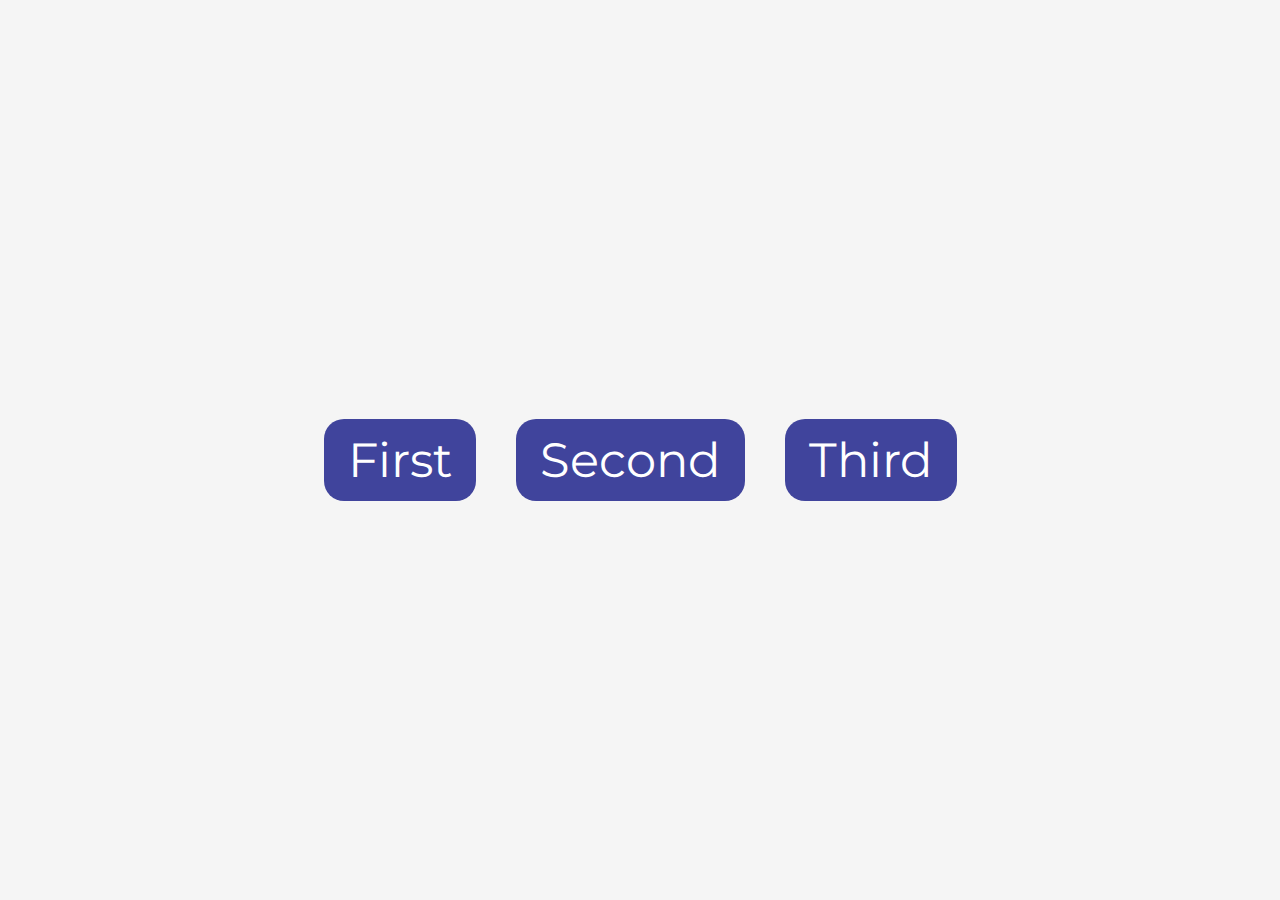
<file: choices.html>
<!DOCTYPE html>
<html lang="en">
<head>
    <meta charset="UTF-8">
    <meta name="viewport" content="width=device-width, initial-scale=1.0">
    <title>Game</title>
    <link href="style.css"rel="stylesheet">
    <link rel="preconnect" href="https://fonts.googleapis.com">
    <link rel="preconnect" href="https://fonts.gstatic.com" crossorigin>
    <link href="https://fonts.googleapis.com/css2?family=Montserrat:ital,wght@0,100..900;1,100..900&display=swap" rel="stylesheet">
    
</head>
<body>
    <div class="choices">
    <a href="goodnews.html"class="logout">First</a>
    <a href="badnews.html"class="logout">Second</a>
    <a href="badnews.html"class="logout">Third</a>
</div>
</body>
</html>
</file>
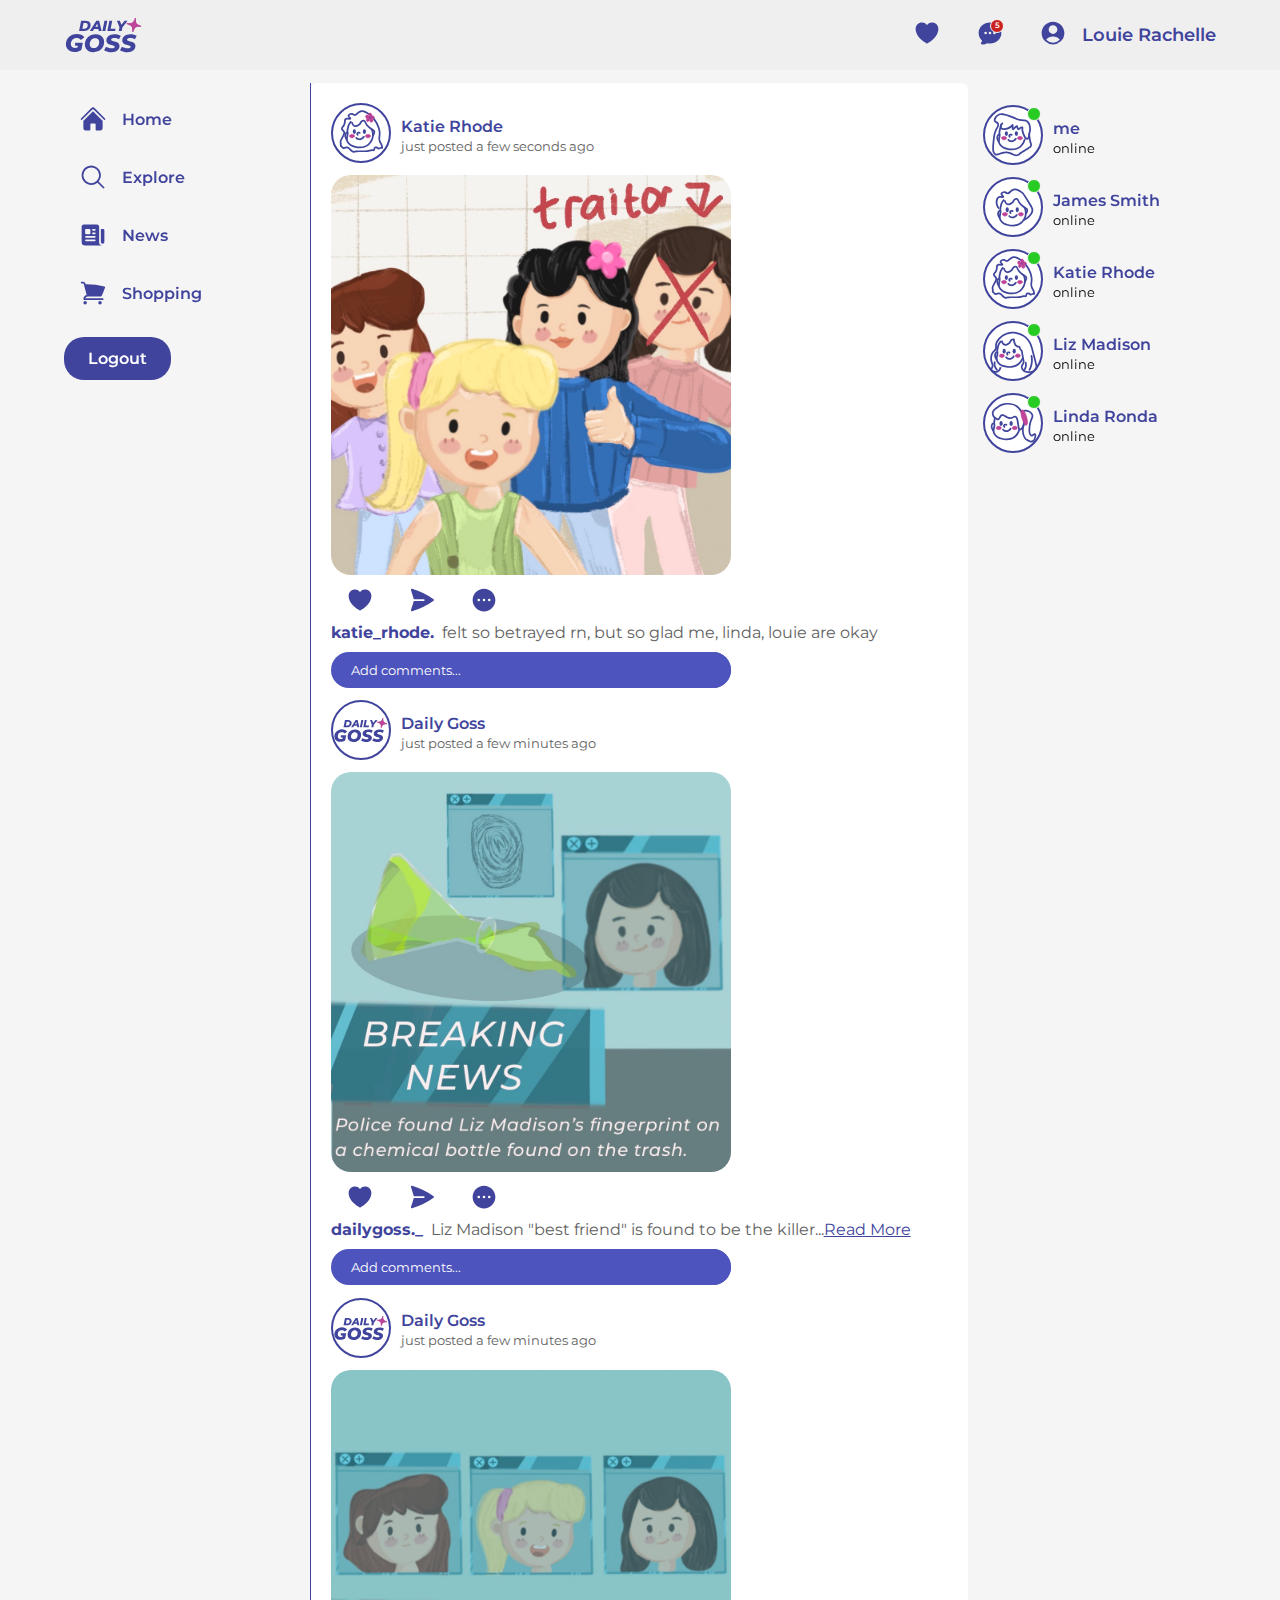
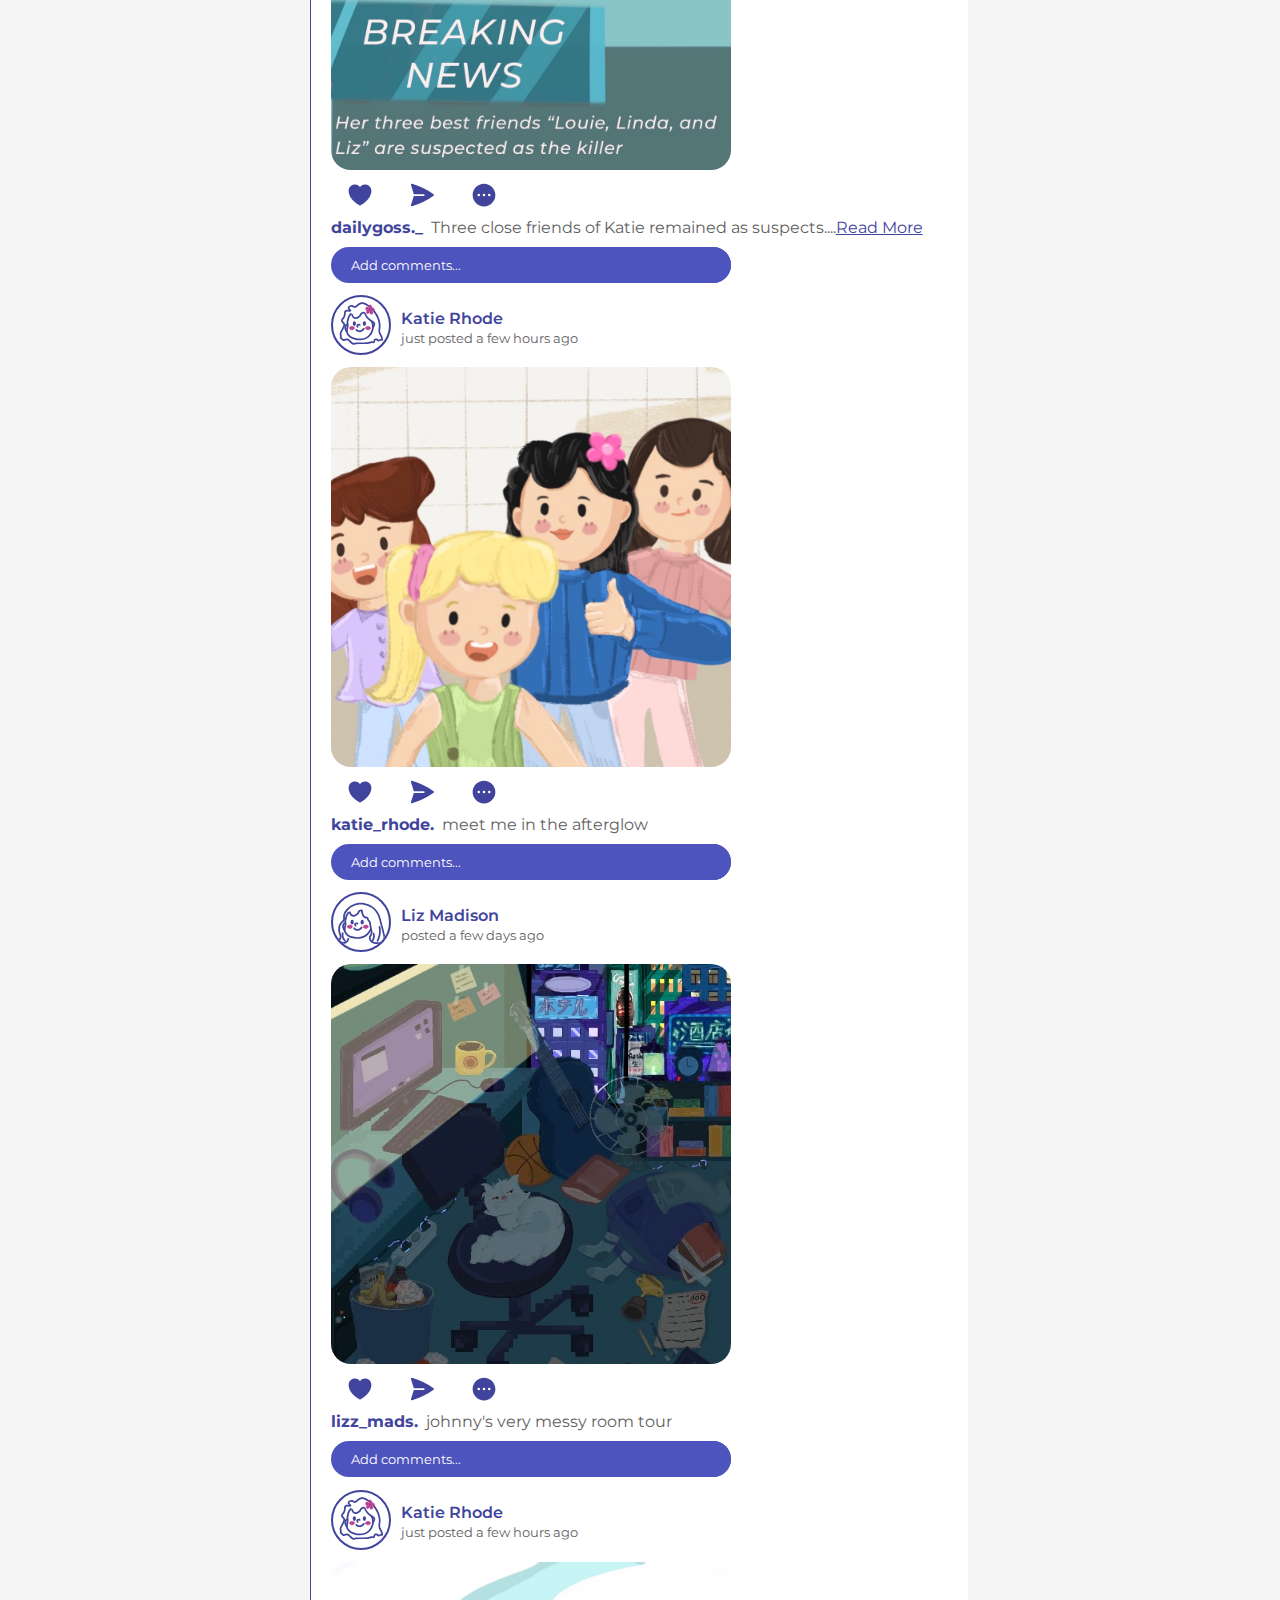
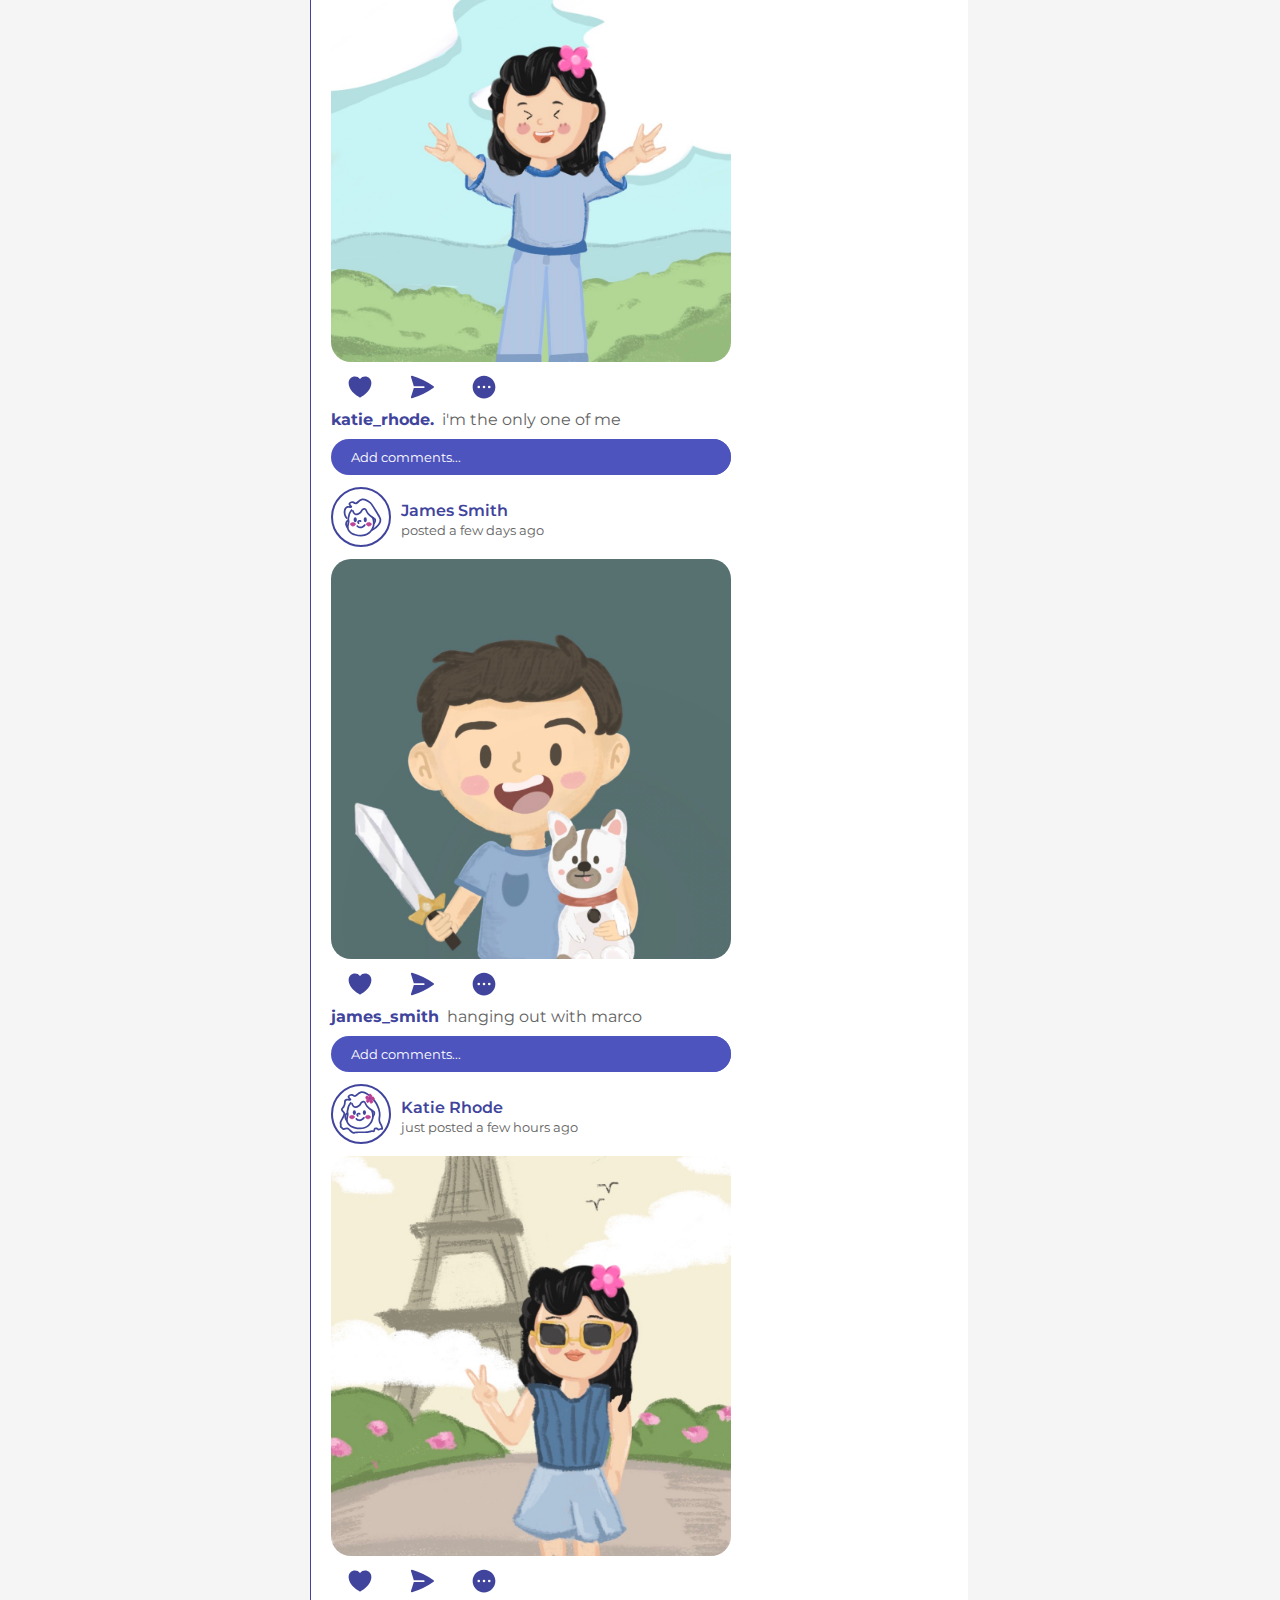
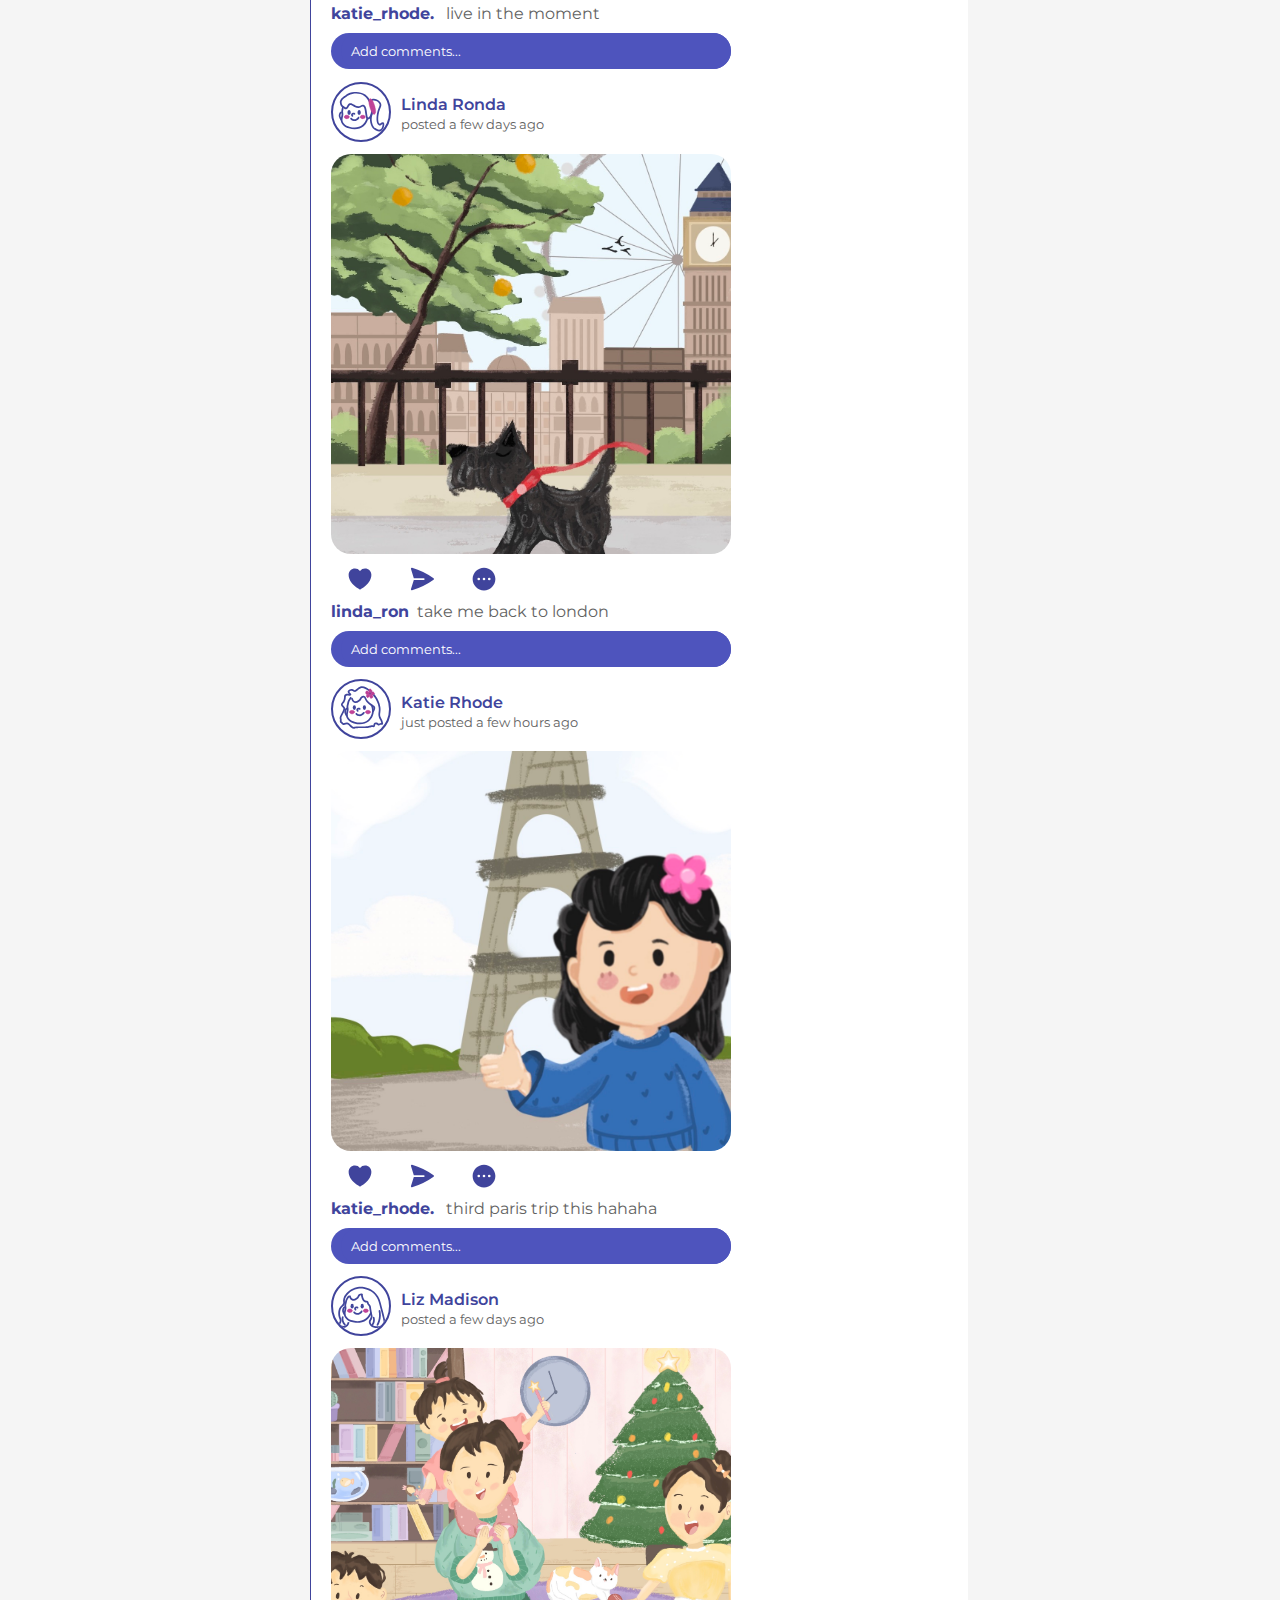
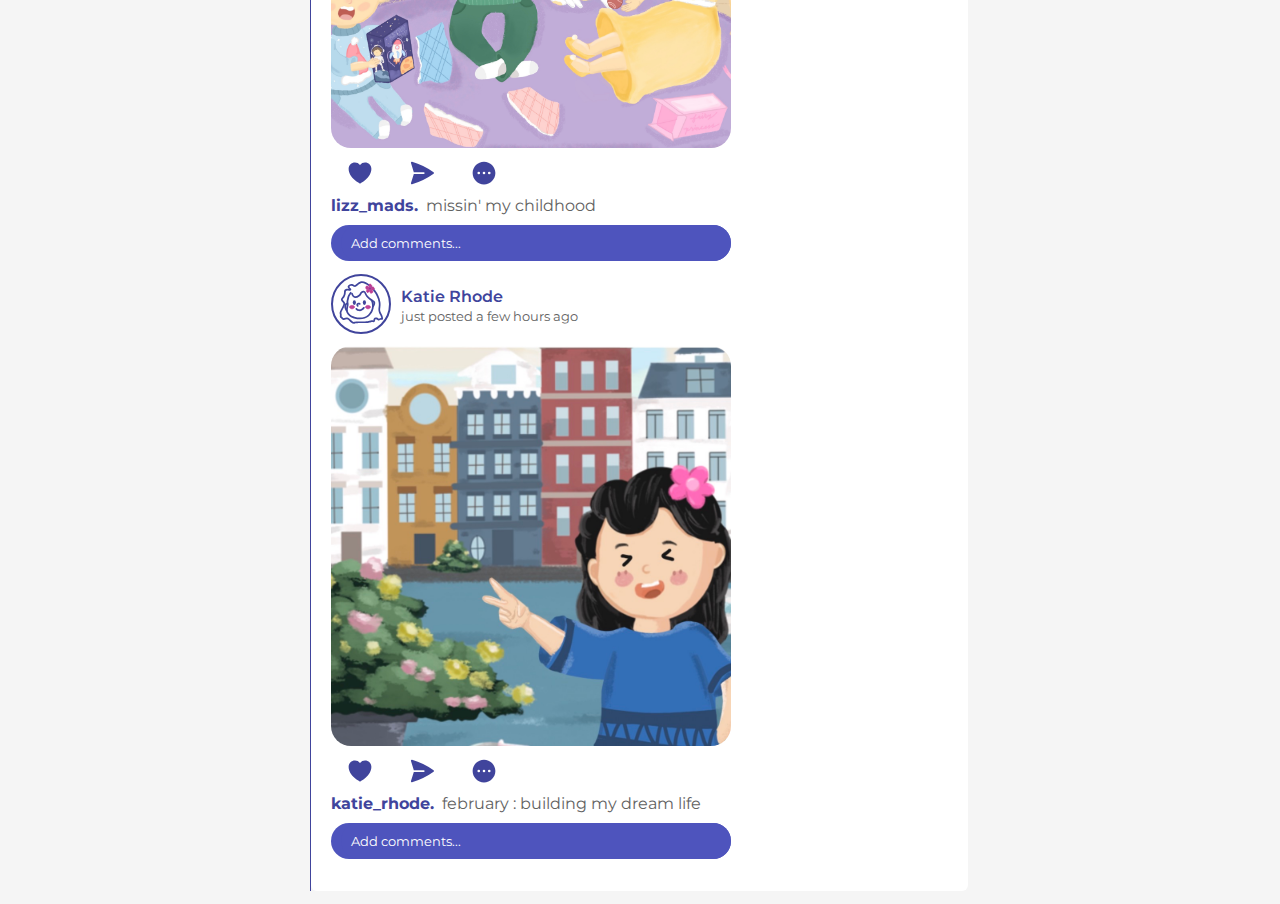
<file: goodnews.html>
<!DOCTYPE html>
<html lang="en">
<head>
    <meta charset="UTF-8">
    <meta name="viewport" content="width=device-width, initial-scale=1.0">
    <title>Game</title>
    <link href="style.css"rel="stylesheet">
    <link rel="preconnect" href="https://fonts.googleapis.com">
    <link rel="preconnect" href="https://fonts.gstatic.com" crossorigin>
    <link href="https://fonts.googleapis.com/css2?family=Montserrat:ital,wght@0,100..900;1,100..900&display=swap" rel="stylesheet">
    
</head>
<body>
    <nav>
<div class="nav-left">
    <?xml version="1.0" encoding="utf-8"?>
    <svg version="1.1" class="logo" id="Layer_1" xmlns="http://www.w3.org/2000/svg" xmlns:xlink="http://www.w3.org/1999/xlink" x="0px" y="0px"
         viewBox="0 0 24 24" style="enable-background:new 0 0 24 24;" xml:space="preserve">
    <style type="text/css">
        .st0{fill:#C04599;}
        .st1{fill:none;stroke:#C04599;stroke-width:0.25;stroke-linecap:round;stroke-linejoin:round;stroke-miterlimit:10;}
        .st2{fill:#40449C;}
    </style>
    <g>
        <path class="st0" d="M18.94,8.6c1.64,0.02,1.91-0.17,2.48-1.7c-0.02,1.64,0.17,1.91,1.7,2.48c-1.64-0.02-1.91,0.17-2.48,1.7
            C20.65,9.44,20.47,9.17,18.94,8.6z"/>
        <path class="st1" d="M18.94,8.6c1.64,0.02,1.91-0.17,2.48-1.7c-0.02,1.64,0.17,1.91,1.7,2.48c-1.64-0.02-1.91,0.17-2.48,1.7
            C20.65,9.44,20.47,9.17,18.94,8.6z"/>
    </g>
    <path class="st2" d="M5.64,14.3L5.46,15.2l-0.25,1.27c-0.28,0.19-0.58,0.34-0.93,0.45c-0.35,0.11-0.72,0.16-1.11,0.16
        c-0.52,0-0.98-0.1-1.37-0.29c-0.39-0.19-0.69-0.45-0.91-0.79c-0.21-0.34-0.32-0.74-0.32-1.18c0-0.45,0.08-0.87,0.24-1.25
        c0.15-0.38,0.38-0.71,0.67-0.98c0.28-0.28,0.63-0.49,1.03-0.64s0.86-0.23,1.34-0.23c0.52,0,0.96,0.08,1.34,0.24
        c0.38,0.16,0.68,0.4,0.92,0.71l-1.06,0.84c-0.16-0.23-0.34-0.37-0.55-0.45c-0.2-0.09-0.44-0.13-0.71-0.13
        c-0.26,0-0.5,0.04-0.72,0.13c-0.21,0.09-0.4,0.21-0.55,0.38c-0.15,0.16-0.26,0.35-0.34,0.58c-0.09,0.21-0.13,0.45-0.13,0.71
        c0,0.23,0.05,0.43,0.15,0.6c0.1,0.18,0.25,0.32,0.45,0.42c0.19,0.09,0.43,0.14,0.72,0.14c0.23,0,0.44-0.04,0.66-0.11
        c0.01,0,0.01-0.01,0.03-0.01l0.11-0.55H3.33V14.3H5.64z"/>
    <path class="st2" d="M8.81,17.14c-0.53,0-0.99-0.1-1.37-0.29c-0.38-0.19-0.68-0.46-0.88-0.8c-0.21-0.34-0.31-0.74-0.31-1.18
        c0-0.45,0.08-0.87,0.24-1.24c0.16-0.38,0.38-0.7,0.66-0.98c0.28-0.28,0.62-0.49,1.02-0.64c0.39-0.15,0.83-0.23,1.3-0.23
        c0.53,0,0.98,0.1,1.37,0.29c0.39,0.19,0.68,0.46,0.89,0.8c0.21,0.34,0.31,0.74,0.31,1.18c0,0.45-0.08,0.87-0.23,1.24
        c-0.15,0.38-0.38,0.7-0.66,0.98c-0.29,0.28-0.63,0.49-1.02,0.64C9.72,17.07,9.29,17.14,8.81,17.14z M8.94,15.93
        c0.26,0,0.48-0.05,0.68-0.14c0.2-0.09,0.37-0.22,0.51-0.39c0.14-0.17,0.25-0.36,0.32-0.58c0.07-0.22,0.11-0.45,0.11-0.69
        c0-0.23-0.05-0.43-0.14-0.6c-0.1-0.17-0.24-0.31-0.42-0.4c-0.18-0.1-0.4-0.14-0.66-0.14c-0.25,0-0.48,0.05-0.68,0.14
        c-0.2,0.09-0.37,0.22-0.51,0.39c-0.14,0.17-0.25,0.36-0.32,0.58c-0.07,0.22-0.11,0.45-0.11,0.69c0,0.23,0.05,0.43,0.14,0.6
        c0.1,0.17,0.23,0.31,0.41,0.41C8.46,15.88,8.68,15.93,8.94,15.93z"/>
    <path class="st2" d="M14.19,17.14c-0.29,0-0.58-0.02-0.85-0.07c-0.27-0.05-0.52-0.12-0.74-0.2c-0.22-0.08-0.41-0.17-0.57-0.27
        l0.57-1.1c0.18,0.11,0.36,0.2,0.55,0.28c0.19,0.08,0.38,0.13,0.58,0.17c0.2,0.04,0.4,0.06,0.6,0.06c0.18,0,0.34-0.02,0.47-0.06
        c0.13-0.04,0.23-0.09,0.3-0.16c0.07-0.07,0.11-0.15,0.11-0.24s-0.05-0.17-0.14-0.24c-0.09-0.06-0.21-0.12-0.36-0.16
        s-0.31-0.09-0.49-0.13c-0.18-0.04-0.36-0.1-0.54-0.17c-0.18-0.07-0.34-0.16-0.49-0.26c-0.15-0.1-0.27-0.23-0.36-0.39
        c-0.09-0.16-0.13-0.35-0.13-0.59c0-0.37,0.1-0.69,0.3-0.96c0.2-0.28,0.49-0.49,0.86-0.64c0.37-0.15,0.81-0.23,1.32-0.23
        c0.36,0,0.71,0.04,1.03,0.11c0.32,0.08,0.59,0.19,0.83,0.33l-0.54,1.09c-0.2-0.13-0.42-0.23-0.66-0.3c-0.24-0.07-0.49-0.1-0.75-0.1
        c-0.2,0-0.37,0.02-0.51,0.07c-0.14,0.04-0.24,0.1-0.32,0.18c-0.07,0.08-0.11,0.16-0.11,0.25c0,0.1,0.05,0.18,0.14,0.24
        c0.09,0.06,0.21,0.12,0.36,0.16c0.15,0.04,0.31,0.09,0.49,0.14c0.18,0.05,0.36,0.1,0.53,0.17c0.18,0.06,0.34,0.15,0.49,0.24
        c0.15,0.1,0.27,0.22,0.36,0.38c0.09,0.15,0.14,0.34,0.14,0.57c0,0.37-0.1,0.69-0.31,0.97c-0.21,0.28-0.5,0.49-0.87,0.64
        C15.13,17.07,14.7,17.14,14.19,17.14z"/>
    <path class="st2" d="M18.96,17.14c-0.29,0-0.58-0.02-0.85-0.07c-0.27-0.05-0.52-0.12-0.74-0.2c-0.22-0.08-0.41-0.17-0.57-0.27
        l0.57-1.1c0.18,0.11,0.36,0.2,0.55,0.28c0.19,0.08,0.38,0.13,0.58,0.17c0.2,0.04,0.4,0.06,0.6,0.06c0.18,0,0.34-0.02,0.47-0.06
        c0.13-0.04,0.23-0.09,0.3-0.16s0.11-0.15,0.11-0.24s-0.05-0.17-0.14-0.24c-0.09-0.06-0.21-0.12-0.36-0.16
        c-0.15-0.04-0.31-0.09-0.49-0.13c-0.18-0.04-0.36-0.1-0.54-0.17c-0.18-0.07-0.34-0.16-0.49-0.26c-0.15-0.1-0.27-0.23-0.36-0.39
        c-0.09-0.16-0.13-0.35-0.13-0.59c0-0.37,0.1-0.69,0.3-0.96c0.2-0.28,0.49-0.49,0.86-0.64c0.37-0.15,0.81-0.23,1.32-0.23
        c0.36,0,0.71,0.04,1.03,0.11c0.32,0.08,0.59,0.19,0.83,0.33l-0.54,1.09c-0.2-0.13-0.42-0.23-0.66-0.3c-0.24-0.07-0.49-0.1-0.75-0.1
        c-0.2,0-0.37,0.02-0.51,0.07c-0.14,0.04-0.24,0.1-0.32,0.18c-0.07,0.08-0.11,0.16-0.11,0.25c0,0.1,0.05,0.18,0.14,0.24
        c0.09,0.06,0.21,0.12,0.36,0.16c0.15,0.04,0.31,0.09,0.49,0.14c0.18,0.05,0.36,0.1,0.53,0.17c0.18,0.06,0.34,0.15,0.49,0.24
        c0.15,0.1,0.27,0.22,0.36,0.38s0.14,0.34,0.14,0.57c0,0.37-0.1,0.69-0.31,0.97c-0.21,0.28-0.5,0.49-0.87,0.64
        C19.9,17.07,19.47,17.14,18.96,17.14z"/>
    <g>
        <g>
            <path class="st2" d="M4.52,10.79l0.61-3.04h1.32c0.32,0,0.59,0.05,0.82,0.15s0.4,0.25,0.53,0.44c0.12,0.19,0.18,0.42,0.18,0.68
                c0,0.27-0.05,0.51-0.14,0.73c-0.09,0.22-0.23,0.4-0.39,0.56c-0.17,0.16-0.37,0.27-0.6,0.36s-0.49,0.12-0.77,0.12H4.52z M5.52,10.1
                h0.58c0.22,0,0.4-0.05,0.55-0.14S6.92,9.75,6.99,9.6c0.08-0.15,0.12-0.33,0.12-0.52c0-0.14-0.03-0.25-0.08-0.35
                C6.97,8.63,6.89,8.56,6.77,8.51C6.66,8.46,6.52,8.43,6.36,8.43h-0.5L5.52,10.1z"/>
            <path class="st2" d="M7.75,10.79L9.7,7.74h0.85l0.74,3.04h-0.86L9.89,8.15h0.33l-1.56,2.63H7.75z M8.6,10.19l0.35-0.63h1.48
                l0.1,0.63H8.6z"/>
            <path class="st2" d="M11.53,10.79l0.61-3.04H13l-0.61,3.04H11.53z"/>
            <path class="st2" d="M13,10.79l0.61-3.04h0.86L14,10.1h1.45l-0.14,0.68H13z"/>
            <path class="st2" d="M16.43,10.79l0.25-1.29l0.1,0.53l-0.91-2.28h0.87l0.66,1.66h-0.53l1.33-1.66h0.87l-1.8,2.28l0.29-0.53
                l-0.26,1.29H16.43z"/>
        </g>
    </g>
    </svg>
    
</div>
<div class="nav-right">
    <ul>
        
        <li  class="icons"><a class="link2"href="#"><svg xmlns="http://www.w3.org/2000/svg" viewBox="0 0 24 24" fill="currentColor" class="w-6 h-6">
         <path d="m11.645 20.91-.007-.003-.022-.012a15.247 15.247 0 0 1-.383-.218 25.18 25.18 0 0 1-4.244-3.17C4.688 15.36 2.25 12.174 2.25 8.25 2.25 5.322 4.714 3 7.688 3A5.5 5.5 0 0 1 12 5.052 5.5 5.5 0 0 1 16.313 3c2.973 0 5.437 2.322 5.437 5.25 0 3.925-2.438 7.111-4.739 9.256a25.175 25.175 0 0 1-4.244 3.17 15.247 15.247 0 0 1-.383.219l-.022.012-.007.004-.003.001a.752.752 0 0 1-.704 0l-.003-.001Z" />
       </svg></a>
       </li>
       <li class="icons notif" ><a href="index1.html" class="link2"><svg xmlns="http://www.w3.org/2000/svg"  viewBox="0 0 24 24" fill="currentColor" class="w-6 h-6">
        <path fill-rule="evenodd" d="M4.804 21.644A6.707 6.707 0 0 0 6 21.75a6.721 6.721 0 0 0 3.583-1.029c.774.182 1.584.279 2.417.279 5.322 0 9.75-3.97 9.75-9 0-5.03-4.428-9-9.75-9s-9.75 3.97-9.75 9c0 2.409 1.025 4.587 2.674 6.192.232.226.277.428.254.543a3.73 3.73 0 0 1-.814 1.686.75.75 0 0 0 .44 1.223ZM8.25 10.875a1.125 1.125 0 1 0 0 2.25 1.125 1.125 0 0 0 0-2.25ZM10.875 12a1.125 1.125 0 1 1 2.25 0 1.125 1.125 0 0 1-2.25 0Zm4.875-1.125a1.125 1.125 0 1 0 0 2.25 1.125 1.125 0 0 0 0-2.25Z" clip-rule="evenodd" />
      </svg></a>
      
      
       </li>
       <li class="icons"> <a class="link2"href="#"><svg xmlns="http://www.w3.org/2000/svg" viewBox="0 0 24 24" fill="currentColor" >
        <path fill-rule="evenodd" d="M18.685 19.097A9.723 9.723 0 0 0 21.75 12c0-5.385-4.365-9.75-9.75-9.75S2.25 6.615 2.25 12a9.723 9.723 0 0 0 3.065 7.097A9.716 9.716 0 0 0 12 21.75a9.716 9.716 0 0 0 6.685-2.653Zm-12.54-1.285A7.486 7.486 0 0 1 12 15a7.486 7.486 0 0 1 5.855 2.812A8.224 8.224 0 0 1 12 20.25a8.224 8.224 0 0 1-5.855-2.438ZM15.75 9a3.75 3.75 0 1 1-7.5 0 3.75 3.75 0 0 1 7.5 0Z" clip-rule="evenodd" />
      </svg></a></li>
 </ul>
   
      <p> Louie Rachelle</p>


</div>
    </nav>



<div class="container">
    <div class="left-sidebar">
       <div class="imp-links">
        <a href="choices.html" class="link2"><svg xmlns="http://www.w3.org/2000/svg" viewBox="0 0 24 24" fill="currentColor" class="icons">
            <path d="M11.47 3.841a.75.75 0 0 1 1.06 0l8.69 8.69a.75.75 0 1 0 1.06-1.061l-8.689-8.69a2.25 2.25 0 0 0-3.182 0l-8.69 8.69a.75.75 0 1 0 1.061 1.06l8.69-8.689Z" />
            <path d="m12 5.432 8.159 8.159c.03.03.06.058.091.086v6.198c0 1.035-.84 1.875-1.875 1.875H15a.75.75 0 0 1-.75-.75v-4.5a.75.75 0 0 0-.75-.75h-3a.75.75 0 0 0-.75.75V21a.75.75 0 0 1-.75.75H5.625a1.875 1.875 0 0 1-1.875-1.875v-6.198a2.29 2.29 0 0 0 .091-.086L12 5.432Z" />
          </svg>
          Home</a>
        
          <a href="#" class="link2"><svg xmlns="http://www.w3.org/2000/svg" viewBox="0 0 24 24" fill="currentColor" class="icons">
            <path fill-rule="evenodd" d="M10.5 3.75a6.75 6.75 0 1 0 0 13.5 6.75 6.75 0 0 0 0-13.5ZM2.25 10.5a8.25 8.25 0 1 1 14.59 5.28l4.69 4.69a.75.75 0 1 1-1.06 1.06l-4.69-4.69A8.25 8.25 0 0 1 2.25 10.5Z" clip-rule="evenodd" />
          </svg>Explore</a>

          <a href="#" class="link2"><svg xmlns="http://www.w3.org/2000/svg" viewBox="0 0 24 24" fill="currentColor" class="icons">
            <path fill-rule="evenodd" d="M4.125 3C3.089 3 2.25 3.84 2.25 4.875V18a3 3 0 0 0 3 3h15a3 3 0 0 1-3-3V4.875C17.25 3.839 16.41 3 15.375 3H4.125ZM12 9.75a.75.75 0 0 0 0 1.5h1.5a.75.75 0 0 0 0-1.5H12Zm-.75-2.25a.75.75 0 0 1 .75-.75h1.5a.75.75 0 0 1 0 1.5H12a.75.75 0 0 1-.75-.75ZM6 12.75a.75.75 0 0 0 0 1.5h7.5a.75.75 0 0 0 0-1.5H6Zm-.75 3.75a.75.75 0 0 1 .75-.75h7.5a.75.75 0 0 1 0 1.5H6a.75.75 0 0 1-.75-.75ZM6 6.75a.75.75 0 0 0-.75.75v3c0 .414.336.75.75.75h3a.75.75 0 0 0 .75-.75v-3A.75.75 0 0 0 9 6.75H6Z" clip-rule="evenodd" />
            <path d="M18.75 6.75h1.875c.621 0 1.125.504 1.125 1.125V18a1.5 1.5 0 0 1-3 0V6.75Z" />
          </svg>News</a>
          <a href="#" class="link2"><svg xmlns="http://www.w3.org/2000/svg" viewBox="0 0 24 24" fill="currentColor" class="icons">
            <path d="M2.25 2.25a.75.75 0 0 0 0 1.5h1.386c.17 0 .318.114.362.278l2.558 9.592a3.752 3.752 0 0 0-2.806 3.63c0 .414.336.75.75.75h15.75a.75.75 0 0 0 0-1.5H5.378A2.25 2.25 0 0 1 7.5 15h11.218a.75.75 0 0 0 .674-.421 60.358 60.358 0 0 0 2.96-7.228.75.75 0 0 0-.525-.965A60.864 60.864 0 0 0 5.68 4.509l-.232-.867A1.875 1.875 0 0 0 3.636 2.25H2.25ZM3.75 20.25a1.5 1.5 0 1 1 3 0 1.5 1.5 0 0 1-3 0ZM16.5 20.25a1.5 1.5 0 1 1 3 0 1.5 1.5 0 0 1-3 0Z" />
          </svg>Shopping</a>

<a href="index.html"class="logout">Logout</a>
          
        </div>
    </div>
    <div class="main-content">
        <div class="post-container">

      
            

            <div class="posts">
                <div class="user-profile">
                    <svg version="1.1" id="Layer_1" class="profile-pic" xmlns="http://www.w3.org/2000/svg" xmlns:xlink="http://www.w3.org/1999/xlink" x="0px" y="0px"
                    viewBox="0 0 24 24" style="enable-background:new 0 0 24 24;" xml:space="preserve">
               <style type="text/css">
                   .st0{fill:#40469C;}
                   .st1{fill:#C04599;}
               </style>
               <g>
                   <path class="st0" d="M11.54,18.56c-0.8,0-1.65-0.13-2.54-0.39c-0.63-0.19-1.94-0.58-2.78-1.77c-0.2-0.28-0.62-0.88-0.66-1.69
                       c-0.02-0.32,0.05-0.7,0.18-1.47c0.06-0.37,0.11-0.55,0.13-0.68c0.03-0.12,0.04-0.17,0.04-0.29c0.02-0.3-0.01-0.45-0.05-0.63
                       c-0.04-0.2-0.08-0.42-0.05-0.8c0.01-0.16,0.41-1.91,0.46-2.05c0.08-0.25,0.28-0.75,0.67-1.29c0.19-0.26,0.41-0.51,0.64-0.73
                       L8.1,7.32C7.9,7.5,7.72,7.71,7.56,7.93c-0.33,0.46-0.5,0.88-0.57,1.09c-0.05,0.15-0.4,1.74-0.42,1.89
                       c-0.02,0.26,0.01,0.4,0.04,0.58c0.04,0.2,0.09,0.43,0.06,0.82c-0.01,0.18-0.02,0.25-0.06,0.41c-0.03,0.12-0.06,0.29-0.12,0.64
                       c-0.12,0.7-0.19,1.08-0.18,1.31c0.03,0.6,0.35,1.06,0.53,1.3c0.69,0.98,1.79,1.31,2.38,1.48c2.26,0.67,4.29,0.4,5.69-0.78
                       c1.35-1.12,1.69-2.64,1.76-3.08c0.21-1.25-0.1-2.29-0.39-2.95l0.69-0.3c0.33,0.75,0.68,1.94,0.44,3.37
                       c-0.08,0.5-0.48,2.25-2.02,3.54C14.35,18.11,13.03,18.56,11.54,18.56z"/>
               </g>
               <g>
                   <path class="st0" d="M5.64,15.23l-0.2-0.39c-0.38-0.74-0.65-1.27-0.58-1.77c0.05-0.43,0.13-0.85,0.34-1.12
                       c0.15-0.19,0.32-0.31,0.41-0.37c0.15-0.09,0.31-0.15,0.48-0.18l0.14,0.74c-0.08,0.02-0.16,0.05-0.24,0.09
                       c-0.04,0.02-0.13,0.08-0.21,0.19c-0.08,0.1-0.14,0.33-0.18,0.7c-0.05,0.33,0.21,0.82,0.5,1.39l0.2,0.4L5.64,15.23z"/>
               </g>
               <g>
                   <path class="st0" d="M17.21,13.34c-0.07,0-0.14-0.02-0.2-0.06c-0.17-0.11-0.22-0.34-0.11-0.52c0.27-0.42,0.56-1.01,0.39-1.42
                       c-0.07-0.16-0.18-0.23-0.53-0.44c-0.24-0.14-0.57-0.33-0.98-0.64c-0.5-0.37-1.01-0.75-1.48-1.35c-0.39-0.5-0.58-0.95-0.72-1.28
                       c-0.17-0.4-0.23-0.51-0.38-0.55c-0.22-0.06-0.52,0.05-0.71,0.2c-0.15,0.12-0.21,0.26-0.28,0.42l-0.06,0.14
                       c-0.48,1-1.9,1.88-3.01,1.5C8.25,9.04,7.9,8.05,7.79,7.64c-0.05-0.2,0.07-0.41,0.27-0.46c0.2-0.05,0.41,0.07,0.46,0.27
                       c0.06,0.23,0.3,0.99,0.86,1.19c0.69,0.24,1.76-0.43,2.09-1.11l0.05-0.11c0.09-0.2,0.21-0.48,0.5-0.71
                       c0.31-0.24,0.86-0.48,1.37-0.33c0.51,0.14,0.68,0.55,0.87,0.98c0.13,0.31,0.3,0.69,0.63,1.11c0.4,0.52,0.85,0.85,1.33,1.2
                       c0.39,0.29,0.69,0.46,0.92,0.6c0.39,0.23,0.68,0.4,0.85,0.8c0.23,0.57,0.08,1.28-0.46,2.11C17.45,13.28,17.33,13.34,17.21,13.34z"
                       />
               </g>
               <g>
                   <ellipse class="st0" cx="9.15" cy="11.38" rx="0.31" ry="0.66"/>
                   <ellipse class="st0" cx="9.15" cy="11.38" rx="0.68" ry="1.03"/>
               </g>
               <g>
                   <ellipse class="st0" cx="13.46" cy="11.38" rx="0.31" ry="0.66"/>
                   <ellipse class="st0" cx="13.46" cy="11.38" rx="0.68" ry="1.03"/>
               </g>
               <g>
                   <path class="st0" d="M10.59,13.22c-0.09,0-0.19-0.04-0.26-0.11c-0.02-0.02-0.46-0.47-0.3-0.97c0.07-0.22,0.25-0.41,0.49-0.52
                       c0.32-0.15,0.71-0.15,1.07,0c0.19,0.08,0.28,0.3,0.2,0.49s-0.3,0.28-0.49,0.2c-0.31-0.13-0.53,0-0.56,0.05
                       c0,0.04,0.06,0.15,0.12,0.22c0.14,0.15,0.14,0.39-0.01,0.53C10.78,13.19,10.69,13.22,10.59,13.22z"/>
               </g>
               <g>
                   <path class="st0" d="M11.41,15.06c-0.1,0-0.2-0.01-0.3-0.02c-0.51-0.07-1-0.33-1.38-0.73c-0.14-0.15-0.14-0.39,0.01-0.53
                       c0.15-0.14,0.39-0.14,0.53,0.01c0.15,0.16,0.48,0.44,0.94,0.51c0.62,0.08,1.29-0.25,1.7-0.87c0.12-0.17,0.35-0.22,0.52-0.11
                       c0.17,0.11,0.22,0.35,0.11,0.52C13.03,14.6,12.22,15.06,11.41,15.06z"/>
               </g>
               <g>
                   <ellipse class="st1" cx="14.99" cy="13.3" rx="0.71" ry="0.34"/>
                   <path class="st1" d="M14.99,14.01c-0.64,0-1.08-0.29-1.08-0.71c0-0.41,0.46-0.71,1.08-0.71c0.64,0,1.08,0.29,1.08,0.71
                       C16.08,13.72,15.63,14.01,14.99,14.01z M15.37,13.42L15.37,13.42L15.37,13.42z"/>
               </g>
               <g>
                   <ellipse class="st1" cx="8.16" cy="13.3" rx="0.71" ry="0.34"/>
                   <path class="st1" d="M8.16,14.01c-0.64,0-1.08-0.29-1.08-0.71c0-0.42,0.45-0.71,1.08-0.71c0.63,0,1.08,0.3,1.08,0.71
                       C9.24,13.72,8.79,14.01,8.16,14.01z M8.53,13.42L8.53,13.42L8.53,13.42z"/>
               </g>
               <g>
                   <path class="st0" d="M8.94,20.44c-0.8,0-1.4-0.62-1.89-1.13c-0.39-0.4-0.75-0.79-1.08-0.75c-0.43,0.05-0.73,0.12-0.96,0.18
                       c-0.68,0.16-0.99,0.16-1.53-0.63c-0.57-0.22-0.61-0.6-0.51-1.35c0.01-0.11-0.01-0.2-0.04-0.33c-0.13-0.48-0.18-0.97,0.45-2.07
                       c1.09-1.9,1.12-2.42,1.08-2.56C4.38,11.52,4.2,11.35,4,11.16c-0.26-0.24-0.58-0.55-0.58-1.08l0,0c0-0.43,0.22-0.68,0.43-0.91
                       C3.99,9.01,4.14,8.84,4.3,8.57c0.35-0.58,0.38-1.09,0.41-1.54c0.03-0.5,0.06-1.01,0.59-1.31C5.81,5.44,6.38,5.49,6.8,5.55
                       C6.52,5.26,6.21,4.88,6.3,4.41c0.14-0.68,1.08-1.09,1.82-1c0.4,0.05,0.62,0.22,0.78,0.35C9.01,3.86,9.08,3.9,9.18,3.93
                       C9.48,4,9.75,3.77,10.2,3.36c0.41-0.37,0.88-0.8,1.53-0.99c1.41-0.42,2.75,0.49,3.83,1.23c0.08,0.06,0.14,0.1,0.21,0.15
                       c1.47,1.15,2.41,2.45,2.83,3.12c0.46,0.73,1.43,2.26,1.71,4.39c0.14,1.06,0.04,1.75-0.04,2.3c-0.09,0.63-0.16,1.09,0.14,1.9
                       c0.13,0.33,0.27,0.6,0.41,0.86c0.26,0.49,0.53,0.99,0.64,1.84c0.03,0.22-0.02,0.39-0.14,0.5c-0.18,0.18-0.42,0.15-0.59,0.12
                       c-0.19-0.03-0.38-0.05-0.57,0.09c-0.48,0.38-0.86,0.11-1.08-0.06c-0.19-0.14-0.4-0.29-0.77-0.28c-0.16,0-0.2,0.02-0.26,0.42
                       c-0.04,0.25-0.09,0.56-0.34,0.73c-0.16,0.11-0.36,0.14-0.6,0.08c-0.29-0.07-0.45-0.03-0.83,0.07c-0.31,0.08-0.73,0.18-1.4,0.26
                       c-0.39,0.05-0.85,0.07-1.69,0.1c-1.41,0.05-2.19,0.05-2.69,0.05c-0.6,0-0.74,0-1.08,0.1C9.26,20.41,9.1,20.44,8.94,20.44z
                        M6.02,17.8c0.62,0,1.1,0.5,1.57,0.98c0.63,0.65,1.05,1.03,1.62,0.86c0.44-0.13,0.65-0.13,1.3-0.13c0.49,0.01,1.27,0.01,2.66-0.05
                       c0.88-0.03,1.28-0.05,1.63-0.09c0.62-0.08,1-0.17,1.31-0.25c0.41-0.1,0.71-0.17,1.18-0.07c0,0,0,0,0,0c0,0,0.02-0.12,0.03-0.2
                       c0.05-0.34,0.16-1.06,1.02-1.06c0,0,0,0,0.01,0c0.6,0,0.95,0.25,1.18,0.42c0.06,0.04,0.14,0.1,0.17,0.11c0.38-0.31,0.75-0.32,1-0.3
                       c-0.11-0.59-0.3-0.95-0.52-1.36c-0.15-0.28-0.3-0.57-0.45-0.95c-0.37-0.99-0.28-1.61-0.19-2.27c0.08-0.53,0.17-1.14,0.04-2.1
                       c-0.26-1.97-1.17-3.4-1.6-4.09c-0.4-0.63-1.28-1.85-2.62-2.89c-0.1-0.08-0.15-0.12-0.21-0.16c-0.95-0.65-2.12-1.45-3.19-1.13
                       c-0.49,0.15-0.87,0.49-1.24,0.83c-0.49,0.45-1,0.91-1.7,0.74c-0.27-0.07-0.44-0.2-0.58-0.31c-0.13-0.11-0.21-0.17-0.4-0.19
                       C7.57,4.1,7.07,4.37,7.03,4.56c-0.03,0.13,0.23,0.4,0.39,0.55C7.68,5.38,7.98,5.68,7.8,6.05C7.62,6.43,7.19,6.37,6.82,6.31
                       C6.46,6.25,6.01,6.18,5.67,6.38C5.52,6.46,5.49,6.6,5.46,7.08C5.43,7.56,5.38,8.22,4.95,8.95c-0.2,0.33-0.39,0.55-0.54,0.71
                       c-0.2,0.22-0.24,0.28-0.24,0.42c0,0.2,0.11,0.32,0.34,0.53c0.24,0.23,0.54,0.51,0.67,0.99c0.11,0.39,0.04,1.04-1.15,3.12
                       c-0.53,0.92-0.45,1.22-0.37,1.5c0.04,0.16,0.1,0.36,0.06,0.62c-0.04,0.29-0.04,0.44-0.03,0.51c0.13,0.05,0.28,0.12,0.42,0.32
                       c0.3,0.43,0.3,0.43,0.74,0.33c0.25-0.06,0.58-0.14,1.06-0.19C5.94,17.81,5.98,17.8,6.02,17.8z M3.69,17.42L3.69,17.42L3.69,17.42z"
                       />
               </g>
               <g>
                   <path class="st1" d="M17.36,5.31c0.06,0.05,0.04,0.15-0.04,0.17l-0.18,0.06L16.96,5.6c-0.07,0.02-0.14-0.04-0.13-0.12l0.04-0.19
                       l0.04-0.19c0.02-0.07,0.11-0.1,0.16-0.05l0.14,0.13L17.36,5.31z"/>
                   <path class="st1" d="M16.93,5.98c-0.12,0-0.23-0.04-0.32-0.12c-0.12-0.11-0.18-0.29-0.14-0.45l0.08-0.38
                       c0.03-0.16,0.16-0.3,0.32-0.35c0.16-0.05,0.34-0.01,0.47,0.1l0.28,0.26c0.13,0.11,0.18,0.29,0.15,0.45
                       c-0.04,0.17-0.16,0.3-0.32,0.35l-0.37,0.12C17.03,5.97,16.98,5.98,16.93,5.98z M17.11,5.59L17.11,5.59L17.11,5.59z M17.2,5.56
                       L17.2,5.56C17.2,5.56,17.2,5.56,17.2,5.56z M17.05,5.26c-0.01,0.02-0.02,0.04-0.03,0.07c0,0.02-0.01,0.05,0,0.07
                       c0.02,0,0.05,0,0.07-0.01c0.02-0.01,0.05-0.02,0.07-0.03c-0.01-0.02-0.03-0.04-0.05-0.06C17.09,5.29,17.07,5.27,17.05,5.26z
                        M16.83,5.33C16.83,5.33,16.83,5.33,16.83,5.33L16.83,5.33z M17.28,5.18L17.28,5.18C17.28,5.19,17.28,5.19,17.28,5.18z"/>
               </g>
               <g>
                   <path class="st1" d="M16.22,4.11c0.06,0.05,0.04,0.15-0.04,0.17L16,4.34L15.82,4.4c-0.07,0.02-0.14-0.04-0.13-0.12l0.04-0.19
                       l0.04-0.19c0.02-0.07,0.11-0.1,0.16-0.05l0.14,0.13L16.22,4.11z"/>
                   <path class="st1" d="M15.79,4.78c-0.12,0-0.23-0.04-0.32-0.12c-0.12-0.11-0.18-0.29-0.14-0.45l0.08-0.38
                       c0.03-0.16,0.16-0.3,0.32-0.35c0.16-0.05,0.34-0.01,0.47,0.1l0.29,0.26c0.12,0.11,0.18,0.28,0.15,0.45
                       c-0.04,0.17-0.16,0.3-0.32,0.35l-0.37,0.12C15.89,4.77,15.84,4.78,15.79,4.78z M15.97,4.39L15.97,4.39L15.97,4.39z M15.97,4.39
                       L15.97,4.39L15.97,4.39z M16.06,4.36L16.06,4.36C16.06,4.36,16.06,4.36,16.06,4.36z M15.91,4.06c-0.01,0.02-0.02,0.05-0.03,0.07
                       c0,0.02-0.01,0.05,0,0.07c0.02,0,0.05-0.01,0.07-0.01c0.02-0.01,0.05-0.02,0.07-0.03c-0.01-0.02-0.03-0.04-0.05-0.06
                       C15.96,4.08,15.94,4.07,15.91,4.06z M16.14,3.98L16.14,3.98C16.14,3.99,16.14,3.98,16.14,3.98z"/>
               </g>
               <g>
                   <path class="st1" d="M16.74,6.65c0.06,0.05,0.04,0.15-0.04,0.17l-0.18,0.06l-0.18,0.06c-0.07,0.02-0.14-0.04-0.13-0.12l0.04-0.19
                       l0.04-0.19c0.02-0.07,0.11-0.1,0.16-0.05l0.14,0.13L16.74,6.65z"/>
                   <path class="st1" d="M16.31,7.32c-0.12,0-0.23-0.04-0.32-0.12c-0.12-0.11-0.18-0.29-0.15-0.45l0.08-0.38
                       c0.04-0.17,0.16-0.3,0.32-0.35c0.16-0.05,0.34-0.01,0.46,0.1l0.29,0.26c0,0,0,0,0,0c0.12,0.11,0.18,0.29,0.14,0.45
                       c-0.04,0.16-0.16,0.3-0.32,0.35l-0.37,0.12C16.41,7.31,16.36,7.32,16.31,7.32z M16.43,6.59c-0.01,0.02-0.02,0.04-0.03,0.07
                       S16.4,6.71,16.4,6.74c0.02,0,0.05,0,0.07-0.01c0.02-0.01,0.05-0.02,0.07-0.03c-0.01-0.02-0.03-0.04-0.05-0.06
                       C16.47,6.62,16.45,6.61,16.43,6.59z"/>
               </g>
               <g>
                   <path class="st1" d="M15.24,6.36c0.06,0.05,0.04,0.15-0.04,0.17l-0.18,0.06l-0.18,0.06c-0.07,0.02-0.14-0.04-0.13-0.12l0.04-0.19
                       l0.04-0.19c0.02-0.07,0.11-0.1,0.16-0.05l0.14,0.13L15.24,6.36z"/>
                   <path class="st1" d="M14.81,7.03c-0.12,0-0.23-0.04-0.32-0.12c-0.12-0.11-0.18-0.29-0.14-0.45l0.08-0.38
                       c0.03-0.16,0.16-0.3,0.32-0.35c0.16-0.05,0.34-0.02,0.47,0.1l0.29,0.26c0,0,0,0,0,0c0.12,0.11,0.18,0.29,0.15,0.45
                       s-0.16,0.3-0.32,0.35L14.96,7C14.91,7.02,14.86,7.03,14.81,7.03z M15.08,6.6L15.08,6.6C15.08,6.61,15.08,6.61,15.08,6.6z
                        M14.93,6.31c-0.01,0.02-0.02,0.05-0.03,0.07C14.9,6.4,14.9,6.43,14.9,6.45c0.03,0,0.05-0.01,0.07-0.01
                       C15,6.43,15.02,6.42,15.04,6.4C15.03,6.38,15.01,6.37,15,6.35C14.98,6.33,14.96,6.32,14.93,6.31z M15.16,6.23L15.16,6.23
                       C15.16,6.23,15.16,6.23,15.16,6.23z"/>
               </g>
               <g>
                   <path class="st1" d="M14.9,4.94c0.06,0.05,0.04,0.15-0.04,0.17l-0.18,0.06L14.5,5.23c-0.07,0.02-0.14-0.04-0.13-0.12l0.04-0.19
                       l0.04-0.19c0.02-0.07,0.11-0.1,0.16-0.05l0.14,0.13L14.9,4.94z"/>
                   <path class="st1" d="M14.47,5.61c-0.12,0-0.23-0.04-0.32-0.12C14.02,5.37,13.97,5.2,14,5.03l0.08-0.38
                       c0.03-0.16,0.16-0.3,0.32-0.35c0.16-0.05,0.34-0.01,0.47,0.1l0.29,0.26c0,0,0,0,0,0c0.12,0.11,0.18,0.29,0.14,0.45
                       c-0.04,0.17-0.16,0.3-0.32,0.35l-0.37,0.12C14.57,5.6,14.52,5.61,14.47,5.61z M14.74,5.19L14.74,5.19
                       C14.74,5.19,14.74,5.19,14.74,5.19z M14.59,4.89c-0.01,0.02-0.02,0.04-0.02,0.07c-0.01,0.02-0.01,0.05-0.01,0.07
                       c0.02,0,0.05-0.01,0.07-0.01C14.66,5.01,14.68,5,14.7,4.99c-0.01-0.02-0.03-0.04-0.05-0.06C14.63,4.91,14.61,4.9,14.59,4.89z
                        M14.82,4.81L14.82,4.81C14.82,4.81,14.82,4.81,14.82,4.81z"/>
               </g>
               <g>
                   <circle class="st0" cx="15.87" cy="5.38" r="0.64"/>
                   <path class="st1" d="M15.87,6.28c-0.49,0-0.89-0.4-0.89-0.89s0.4-0.89,0.89-0.89s0.89,0.4,0.89,0.89S16.37,6.28,15.87,6.28z
                        M15.87,4.99c-0.22,0-0.39,0.18-0.39,0.39s0.18,0.39,0.39,0.39c0.22,0,0.39-0.18,0.39-0.39S16.09,4.99,15.87,4.99z"/>
               </g>
               </svg>
      <div class="account-name">
           <p>Katie Rhode</p> 
           <small>just posted a few seconds ago</small> </div>
        </div>
    <img src="traitor.jpg" class="post-pics">
    
    <div class="post-icons">
        <a class="link2"href="#"><svg xmlns="http://www.w3.org/2000/svg" viewBox="0 0 24 24" fill="currentColor" class="icons">
            <path d="m11.645 20.91-.007-.003-.022-.012a15.247 15.247 0 0 1-.383-.218 25.18 25.18 0 0 1-4.244-3.17C4.688 15.36 2.25 12.174 2.25 8.25 2.25 5.322 4.714 3 7.688 3A5.5 5.5 0 0 1 12 5.052 5.5 5.5 0 0 1 16.313 3c2.973 0 5.437 2.322 5.437 5.25 0 3.925-2.438 7.111-4.739 9.256a25.175 25.175 0 0 1-4.244 3.17 15.247 15.247 0 0 1-.383.219l-.022.012-.007.004-.003.001a.752.752 0 0 1-.704 0l-.003-.001Z" />
          </svg></a>
          <a class="link2"href="#"> <svg xmlns="http://www.w3.org/2000/svg" viewBox="0 0 24 24" fill="currentColor" class="icons">
            <path d="M3.478 2.404a.75.75 0 0 0-.926.941l2.432 7.905H13.5a.75.75 0 0 1 0 1.5H4.984l-2.432 7.905a.75.75 0 0 0 .926.94 60.519 60.519 0 0 0 18.445-8.986.75.75 0 0 0 0-1.218A60.517 60.517 0 0 0 3.478 2.404Z" />
          </svg></a>
            <a class="link2"href="#"><svg xmlns="http://www.w3.org/2000/svg" viewBox="0 0 24 24" fill="currentColor" class="icons">
            <path fill-rule="evenodd" d="M12 2.25c-5.385 0-9.75 4.365-9.75 9.75s4.365 9.75 9.75 9.75 9.75-4.365 9.75-9.75S17.385 2.25 12 2.25Zm0 8.625a1.125 1.125 0 1 0 0 2.25 1.125 1.125 0 0 0 0-2.25ZM15.375 12a1.125 1.125 0 1 1 2.25 0 1.125 1.125 0 0 1-2.25 0ZM7.5 10.875a1.125 1.125 0 1 0 0 2.25 1.125 1.125 0 0 0 0-2.25Z" clip-rule="evenodd" />
          </svg></a>
          <div class="caption">
            <p> <b class="account-id">katie_rhode.</b> &nbsp;felt so betrayed rn, but so glad me, linda, louie are okay</p>
        </div>   
    </div>
    <div class="comment-box">
        <input type="text" placeholder="Add comments...">
    </div>
    </div>

            


    <div class="posts">
        <div class="user-profile">
            <svg version="1.1" class="profile-pic" id="Layer_1" xmlns="http://www.w3.org/2000/svg" xmlns:xlink="http://www.w3.org/1999/xlink" x="0px" y="0px"
            viewBox="0 0 24 24" style="enable-background:new 0 0 24 24;" xml:space="preserve">
       <style type="text/css">
           .st0{fill:#C04599;}
           .st1{fill:none;stroke:#C04599;stroke-width:0.25;stroke-linecap:round;stroke-linejoin:round;stroke-miterlimit:10;}
           .st2{fill:#40449C;}
       </style>
       <g>
           <path class="st0" d="M18.94,8.6c1.64,0.02,1.91-0.17,2.48-1.7c-0.02,1.64,0.17,1.91,1.7,2.48c-1.64-0.02-1.91,0.17-2.48,1.7
               C20.65,9.44,20.47,9.17,18.94,8.6z"/>
           <path class="st1" d="M18.94,8.6c1.64,0.02,1.91-0.17,2.48-1.7c-0.02,1.64,0.17,1.91,1.7,2.48c-1.64-0.02-1.91,0.17-2.48,1.7
               C20.65,9.44,20.47,9.17,18.94,8.6z"/>
       </g>
       <path class="st2" d="M5.64,14.3L5.46,15.2l-0.25,1.27c-0.28,0.19-0.58,0.34-0.93,0.45c-0.35,0.11-0.72,0.16-1.11,0.16
           c-0.52,0-0.98-0.1-1.37-0.29c-0.39-0.19-0.69-0.45-0.91-0.79c-0.21-0.34-0.32-0.74-0.32-1.18c0-0.45,0.08-0.87,0.24-1.25
           c0.15-0.38,0.38-0.71,0.67-0.98c0.28-0.28,0.63-0.49,1.03-0.64s0.86-0.23,1.34-0.23c0.52,0,0.96,0.08,1.34,0.24
           c0.38,0.16,0.68,0.4,0.92,0.71l-1.06,0.84c-0.16-0.23-0.34-0.37-0.55-0.45c-0.2-0.09-0.44-0.13-0.71-0.13
           c-0.26,0-0.5,0.04-0.72,0.13c-0.21,0.09-0.4,0.21-0.55,0.38c-0.15,0.16-0.26,0.35-0.34,0.58c-0.09,0.21-0.13,0.45-0.13,0.71
           c0,0.23,0.05,0.43,0.15,0.6c0.1,0.18,0.25,0.32,0.45,0.42c0.19,0.09,0.43,0.14,0.72,0.14c0.23,0,0.44-0.04,0.66-0.11
           c0.01,0,0.01-0.01,0.03-0.01l0.11-0.55H3.33V14.3H5.64z"/>
       <path class="st2" d="M8.81,17.14c-0.53,0-0.99-0.1-1.37-0.29c-0.38-0.19-0.68-0.46-0.88-0.8c-0.21-0.34-0.31-0.74-0.31-1.18
           c0-0.45,0.08-0.87,0.24-1.24c0.16-0.38,0.38-0.7,0.66-0.98c0.28-0.28,0.62-0.49,1.02-0.64c0.39-0.15,0.83-0.23,1.3-0.23
           c0.53,0,0.98,0.1,1.37,0.29c0.39,0.19,0.68,0.46,0.89,0.8c0.21,0.34,0.31,0.74,0.31,1.18c0,0.45-0.08,0.87-0.23,1.24
           c-0.15,0.38-0.38,0.7-0.66,0.98c-0.29,0.28-0.63,0.49-1.02,0.64C9.72,17.07,9.29,17.14,8.81,17.14z M8.94,15.93
           c0.26,0,0.48-0.05,0.68-0.14c0.2-0.09,0.37-0.22,0.51-0.39c0.14-0.17,0.25-0.36,0.32-0.58c0.07-0.22,0.11-0.45,0.11-0.69
           c0-0.23-0.05-0.43-0.14-0.6c-0.1-0.17-0.24-0.31-0.42-0.4c-0.18-0.1-0.4-0.14-0.66-0.14c-0.25,0-0.48,0.05-0.68,0.14
           c-0.2,0.09-0.37,0.22-0.51,0.39c-0.14,0.17-0.25,0.36-0.32,0.58c-0.07,0.22-0.11,0.45-0.11,0.69c0,0.23,0.05,0.43,0.14,0.6
           c0.1,0.17,0.23,0.31,0.41,0.41C8.46,15.88,8.68,15.93,8.94,15.93z"/>
       <path class="st2" d="M14.19,17.14c-0.29,0-0.58-0.02-0.85-0.07c-0.27-0.05-0.52-0.12-0.74-0.2c-0.22-0.08-0.41-0.17-0.57-0.27
           l0.57-1.1c0.18,0.11,0.36,0.2,0.55,0.28c0.19,0.08,0.38,0.13,0.58,0.17c0.2,0.04,0.4,0.06,0.6,0.06c0.18,0,0.34-0.02,0.47-0.06
           c0.13-0.04,0.23-0.09,0.3-0.16c0.07-0.07,0.11-0.15,0.11-0.24s-0.05-0.17-0.14-0.24c-0.09-0.06-0.21-0.12-0.36-0.16
           s-0.31-0.09-0.49-0.13c-0.18-0.04-0.36-0.1-0.54-0.17c-0.18-0.07-0.34-0.16-0.49-0.26c-0.15-0.1-0.27-0.23-0.36-0.39
           c-0.09-0.16-0.13-0.35-0.13-0.59c0-0.37,0.1-0.69,0.3-0.96c0.2-0.28,0.49-0.49,0.86-0.64c0.37-0.15,0.81-0.23,1.32-0.23
           c0.36,0,0.71,0.04,1.03,0.11c0.32,0.08,0.59,0.19,0.83,0.33l-0.54,1.09c-0.2-0.13-0.42-0.23-0.66-0.3c-0.24-0.07-0.49-0.1-0.75-0.1
           c-0.2,0-0.37,0.02-0.51,0.07c-0.14,0.04-0.24,0.1-0.32,0.18c-0.07,0.08-0.11,0.16-0.11,0.25c0,0.1,0.05,0.18,0.14,0.24
           c0.09,0.06,0.21,0.12,0.36,0.16c0.15,0.04,0.31,0.09,0.49,0.14c0.18,0.05,0.36,0.1,0.53,0.17c0.18,0.06,0.34,0.15,0.49,0.24
           c0.15,0.1,0.27,0.22,0.36,0.38c0.09,0.15,0.14,0.34,0.14,0.57c0,0.37-0.1,0.69-0.31,0.97c-0.21,0.28-0.5,0.49-0.87,0.64
           C15.13,17.07,14.7,17.14,14.19,17.14z"/>
       <path class="st2" d="M18.96,17.14c-0.29,0-0.58-0.02-0.85-0.07c-0.27-0.05-0.52-0.12-0.74-0.2c-0.22-0.08-0.41-0.17-0.57-0.27
           l0.57-1.1c0.18,0.11,0.36,0.2,0.55,0.28c0.19,0.08,0.38,0.13,0.58,0.17c0.2,0.04,0.4,0.06,0.6,0.06c0.18,0,0.34-0.02,0.47-0.06
           c0.13-0.04,0.23-0.09,0.3-0.16s0.11-0.15,0.11-0.24s-0.05-0.17-0.14-0.24c-0.09-0.06-0.21-0.12-0.36-0.16
           c-0.15-0.04-0.31-0.09-0.49-0.13c-0.18-0.04-0.36-0.1-0.54-0.17c-0.18-0.07-0.34-0.16-0.49-0.26c-0.15-0.1-0.27-0.23-0.36-0.39
           c-0.09-0.16-0.13-0.35-0.13-0.59c0-0.37,0.1-0.69,0.3-0.96c0.2-0.28,0.49-0.49,0.86-0.64c0.37-0.15,0.81-0.23,1.32-0.23
           c0.36,0,0.71,0.04,1.03,0.11c0.32,0.08,0.59,0.19,0.83,0.33l-0.54,1.09c-0.2-0.13-0.42-0.23-0.66-0.3c-0.24-0.07-0.49-0.1-0.75-0.1
           c-0.2,0-0.37,0.02-0.51,0.07c-0.14,0.04-0.24,0.1-0.32,0.18c-0.07,0.08-0.11,0.16-0.11,0.25c0,0.1,0.05,0.18,0.14,0.24
           c0.09,0.06,0.21,0.12,0.36,0.16c0.15,0.04,0.31,0.09,0.49,0.14c0.18,0.05,0.36,0.1,0.53,0.17c0.18,0.06,0.34,0.15,0.49,0.24
           c0.15,0.1,0.27,0.22,0.36,0.38s0.14,0.34,0.14,0.57c0,0.37-0.1,0.69-0.31,0.97c-0.21,0.28-0.5,0.49-0.87,0.64
           C19.9,17.07,19.47,17.14,18.96,17.14z"/>
       <g>
           <g>
               <path class="st2" d="M4.52,10.79l0.61-3.04h1.32c0.32,0,0.59,0.05,0.82,0.15s0.4,0.25,0.53,0.44c0.12,0.19,0.18,0.42,0.18,0.68
                   c0,0.27-0.05,0.51-0.14,0.73c-0.09,0.22-0.23,0.4-0.39,0.56c-0.17,0.16-0.37,0.27-0.6,0.36s-0.49,0.12-0.77,0.12H4.52z M5.52,10.1
                   h0.58c0.22,0,0.4-0.05,0.55-0.14S6.92,9.75,6.99,9.6c0.08-0.15,0.12-0.33,0.12-0.52c0-0.14-0.03-0.25-0.08-0.35
                   C6.97,8.63,6.89,8.56,6.77,8.51C6.66,8.46,6.52,8.43,6.36,8.43h-0.5L5.52,10.1z"/>
               <path class="st2" d="M7.75,10.79L9.7,7.74h0.85l0.74,3.04h-0.86L9.89,8.15h0.33l-1.56,2.63H7.75z M8.6,10.19l0.35-0.63h1.48
                   l0.1,0.63H8.6z"/>
               <path class="st2" d="M11.53,10.79l0.61-3.04H13l-0.61,3.04H11.53z"/>
               <path class="st2" d="M13,10.79l0.61-3.04h0.86L14,10.1h1.45l-0.14,0.68H13z"/>
               <path class="st2" d="M16.43,10.79l0.25-1.29l0.1,0.53l-0.91-2.28h0.87l0.66,1.66h-0.53l1.33-1.66h0.87l-1.8,2.28l0.29-0.53
                   l-0.26,1.29H16.43z"/>
           </g>
       </g>
       </svg>
<div class="account-name">
   <p>Daily Goss</p> 
   <small>just posted a few minutes ago</small> </div>
</div>
<img src="evidence.jpg" class="post-pics">

<div class="post-icons">
<a class="link2"href="#"><svg xmlns="http://www.w3.org/2000/svg" viewBox="0 0 24 24" fill="currentColor" class="icons">
    <path d="m11.645 20.91-.007-.003-.022-.012a15.247 15.247 0 0 1-.383-.218 25.18 25.18 0 0 1-4.244-3.17C4.688 15.36 2.25 12.174 2.25 8.25 2.25 5.322 4.714 3 7.688 3A5.5 5.5 0 0 1 12 5.052 5.5 5.5 0 0 1 16.313 3c2.973 0 5.437 2.322 5.437 5.25 0 3.925-2.438 7.111-4.739 9.256a25.175 25.175 0 0 1-4.244 3.17 15.247 15.247 0 0 1-.383.219l-.022.012-.007.004-.003.001a.752.752 0 0 1-.704 0l-.003-.001Z" />
  </svg></a>
  <a class="link2"href="#"> <svg xmlns="http://www.w3.org/2000/svg" viewBox="0 0 24 24" fill="currentColor" class="icons">
    <path d="M3.478 2.404a.75.75 0 0 0-.926.941l2.432 7.905H13.5a.75.75 0 0 1 0 1.5H4.984l-2.432 7.905a.75.75 0 0 0 .926.94 60.519 60.519 0 0 0 18.445-8.986.75.75 0 0 0 0-1.218A60.517 60.517 0 0 0 3.478 2.404Z" />
  </svg></a>
    <a class="link2"href="#"><svg xmlns="http://www.w3.org/2000/svg" viewBox="0 0 24 24" fill="currentColor" class="icons">
    <path fill-rule="evenodd" d="M12 2.25c-5.385 0-9.75 4.365-9.75 9.75s4.365 9.75 9.75 9.75 9.75-4.365 9.75-9.75S17.385 2.25 12 2.25Zm0 8.625a1.125 1.125 0 1 0 0 2.25 1.125 1.125 0 0 0 0-2.25ZM15.375 12a1.125 1.125 0 1 1 2.25 0 1.125 1.125 0 0 1-2.25 0ZM7.5 10.875a1.125 1.125 0 1 0 0 2.25 1.125 1.125 0 0 0 0-2.25Z" clip-rule="evenodd" />
  </svg></a>
  <div class="caption">
    <p> <b class="account-id">dailygoss._</b> &nbsp;Liz Madison "best friend" is found to be the killer...<span class="read-more">Read More</span></p>
</div>   
</div>
<div class="comment-box">
<input type="text" placeholder="Add comments...">
</div>
</div>




    <div class="posts">
        <div class="user-profile">
            <svg version="1.1" class="profile-pic" id="Layer_1" xmlns="http://www.w3.org/2000/svg" xmlns:xlink="http://www.w3.org/1999/xlink" x="0px" y="0px"
            viewBox="0 0 24 24" style="enable-background:new 0 0 24 24;" xml:space="preserve">
       <style type="text/css">
           .st0{fill:#C04599;}
           .st1{fill:none;stroke:#C04599;stroke-width:0.25;stroke-linecap:round;stroke-linejoin:round;stroke-miterlimit:10;}
           .st2{fill:#40449C;}
       </style>
       <g>
           <path class="st0" d="M18.94,8.6c1.64,0.02,1.91-0.17,2.48-1.7c-0.02,1.64,0.17,1.91,1.7,2.48c-1.64-0.02-1.91,0.17-2.48,1.7
               C20.65,9.44,20.47,9.17,18.94,8.6z"/>
           <path class="st1" d="M18.94,8.6c1.64,0.02,1.91-0.17,2.48-1.7c-0.02,1.64,0.17,1.91,1.7,2.48c-1.64-0.02-1.91,0.17-2.48,1.7
               C20.65,9.44,20.47,9.17,18.94,8.6z"/>
       </g>
       <path class="st2" d="M5.64,14.3L5.46,15.2l-0.25,1.27c-0.28,0.19-0.58,0.34-0.93,0.45c-0.35,0.11-0.72,0.16-1.11,0.16
           c-0.52,0-0.98-0.1-1.37-0.29c-0.39-0.19-0.69-0.45-0.91-0.79c-0.21-0.34-0.32-0.74-0.32-1.18c0-0.45,0.08-0.87,0.24-1.25
           c0.15-0.38,0.38-0.71,0.67-0.98c0.28-0.28,0.63-0.49,1.03-0.64s0.86-0.23,1.34-0.23c0.52,0,0.96,0.08,1.34,0.24
           c0.38,0.16,0.68,0.4,0.92,0.71l-1.06,0.84c-0.16-0.23-0.34-0.37-0.55-0.45c-0.2-0.09-0.44-0.13-0.71-0.13
           c-0.26,0-0.5,0.04-0.72,0.13c-0.21,0.09-0.4,0.21-0.55,0.38c-0.15,0.16-0.26,0.35-0.34,0.58c-0.09,0.21-0.13,0.45-0.13,0.71
           c0,0.23,0.05,0.43,0.15,0.6c0.1,0.18,0.25,0.32,0.45,0.42c0.19,0.09,0.43,0.14,0.72,0.14c0.23,0,0.44-0.04,0.66-0.11
           c0.01,0,0.01-0.01,0.03-0.01l0.11-0.55H3.33V14.3H5.64z"/>
       <path class="st2" d="M8.81,17.14c-0.53,0-0.99-0.1-1.37-0.29c-0.38-0.19-0.68-0.46-0.88-0.8c-0.21-0.34-0.31-0.74-0.31-1.18
           c0-0.45,0.08-0.87,0.24-1.24c0.16-0.38,0.38-0.7,0.66-0.98c0.28-0.28,0.62-0.49,1.02-0.64c0.39-0.15,0.83-0.23,1.3-0.23
           c0.53,0,0.98,0.1,1.37,0.29c0.39,0.19,0.68,0.46,0.89,0.8c0.21,0.34,0.31,0.74,0.31,1.18c0,0.45-0.08,0.87-0.23,1.24
           c-0.15,0.38-0.38,0.7-0.66,0.98c-0.29,0.28-0.63,0.49-1.02,0.64C9.72,17.07,9.29,17.14,8.81,17.14z M8.94,15.93
           c0.26,0,0.48-0.05,0.68-0.14c0.2-0.09,0.37-0.22,0.51-0.39c0.14-0.17,0.25-0.36,0.32-0.58c0.07-0.22,0.11-0.45,0.11-0.69
           c0-0.23-0.05-0.43-0.14-0.6c-0.1-0.17-0.24-0.31-0.42-0.4c-0.18-0.1-0.4-0.14-0.66-0.14c-0.25,0-0.48,0.05-0.68,0.14
           c-0.2,0.09-0.37,0.22-0.51,0.39c-0.14,0.17-0.25,0.36-0.32,0.58c-0.07,0.22-0.11,0.45-0.11,0.69c0,0.23,0.05,0.43,0.14,0.6
           c0.1,0.17,0.23,0.31,0.41,0.41C8.46,15.88,8.68,15.93,8.94,15.93z"/>
       <path class="st2" d="M14.19,17.14c-0.29,0-0.58-0.02-0.85-0.07c-0.27-0.05-0.52-0.12-0.74-0.2c-0.22-0.08-0.41-0.17-0.57-0.27
           l0.57-1.1c0.18,0.11,0.36,0.2,0.55,0.28c0.19,0.08,0.38,0.13,0.58,0.17c0.2,0.04,0.4,0.06,0.6,0.06c0.18,0,0.34-0.02,0.47-0.06
           c0.13-0.04,0.23-0.09,0.3-0.16c0.07-0.07,0.11-0.15,0.11-0.24s-0.05-0.17-0.14-0.24c-0.09-0.06-0.21-0.12-0.36-0.16
           s-0.31-0.09-0.49-0.13c-0.18-0.04-0.36-0.1-0.54-0.17c-0.18-0.07-0.34-0.16-0.49-0.26c-0.15-0.1-0.27-0.23-0.36-0.39
           c-0.09-0.16-0.13-0.35-0.13-0.59c0-0.37,0.1-0.69,0.3-0.96c0.2-0.28,0.49-0.49,0.86-0.64c0.37-0.15,0.81-0.23,1.32-0.23
           c0.36,0,0.71,0.04,1.03,0.11c0.32,0.08,0.59,0.19,0.83,0.33l-0.54,1.09c-0.2-0.13-0.42-0.23-0.66-0.3c-0.24-0.07-0.49-0.1-0.75-0.1
           c-0.2,0-0.37,0.02-0.51,0.07c-0.14,0.04-0.24,0.1-0.32,0.18c-0.07,0.08-0.11,0.16-0.11,0.25c0,0.1,0.05,0.18,0.14,0.24
           c0.09,0.06,0.21,0.12,0.36,0.16c0.15,0.04,0.31,0.09,0.49,0.14c0.18,0.05,0.36,0.1,0.53,0.17c0.18,0.06,0.34,0.15,0.49,0.24
           c0.15,0.1,0.27,0.22,0.36,0.38c0.09,0.15,0.14,0.34,0.14,0.57c0,0.37-0.1,0.69-0.31,0.97c-0.21,0.28-0.5,0.49-0.87,0.64
           C15.13,17.07,14.7,17.14,14.19,17.14z"/>
       <path class="st2" d="M18.96,17.14c-0.29,0-0.58-0.02-0.85-0.07c-0.27-0.05-0.52-0.12-0.74-0.2c-0.22-0.08-0.41-0.17-0.57-0.27
           l0.57-1.1c0.18,0.11,0.36,0.2,0.55,0.28c0.19,0.08,0.38,0.13,0.58,0.17c0.2,0.04,0.4,0.06,0.6,0.06c0.18,0,0.34-0.02,0.47-0.06
           c0.13-0.04,0.23-0.09,0.3-0.16s0.11-0.15,0.11-0.24s-0.05-0.17-0.14-0.24c-0.09-0.06-0.21-0.12-0.36-0.16
           c-0.15-0.04-0.31-0.09-0.49-0.13c-0.18-0.04-0.36-0.1-0.54-0.17c-0.18-0.07-0.34-0.16-0.49-0.26c-0.15-0.1-0.27-0.23-0.36-0.39
           c-0.09-0.16-0.13-0.35-0.13-0.59c0-0.37,0.1-0.69,0.3-0.96c0.2-0.28,0.49-0.49,0.86-0.64c0.37-0.15,0.81-0.23,1.32-0.23
           c0.36,0,0.71,0.04,1.03,0.11c0.32,0.08,0.59,0.19,0.83,0.33l-0.54,1.09c-0.2-0.13-0.42-0.23-0.66-0.3c-0.24-0.07-0.49-0.1-0.75-0.1
           c-0.2,0-0.37,0.02-0.51,0.07c-0.14,0.04-0.24,0.1-0.32,0.18c-0.07,0.08-0.11,0.16-0.11,0.25c0,0.1,0.05,0.18,0.14,0.24
           c0.09,0.06,0.21,0.12,0.36,0.16c0.15,0.04,0.31,0.09,0.49,0.14c0.18,0.05,0.36,0.1,0.53,0.17c0.18,0.06,0.34,0.15,0.49,0.24
           c0.15,0.1,0.27,0.22,0.36,0.38s0.14,0.34,0.14,0.57c0,0.37-0.1,0.69-0.31,0.97c-0.21,0.28-0.5,0.49-0.87,0.64
           C19.9,17.07,19.47,17.14,18.96,17.14z"/>
       <g>
           <g>
               <path class="st2" d="M4.52,10.79l0.61-3.04h1.32c0.32,0,0.59,0.05,0.82,0.15s0.4,0.25,0.53,0.44c0.12,0.19,0.18,0.42,0.18,0.68
                   c0,0.27-0.05,0.51-0.14,0.73c-0.09,0.22-0.23,0.4-0.39,0.56c-0.17,0.16-0.37,0.27-0.6,0.36s-0.49,0.12-0.77,0.12H4.52z M5.52,10.1
                   h0.58c0.22,0,0.4-0.05,0.55-0.14S6.92,9.75,6.99,9.6c0.08-0.15,0.12-0.33,0.12-0.52c0-0.14-0.03-0.25-0.08-0.35
                   C6.97,8.63,6.89,8.56,6.77,8.51C6.66,8.46,6.52,8.43,6.36,8.43h-0.5L5.52,10.1z"/>
               <path class="st2" d="M7.75,10.79L9.7,7.74h0.85l0.74,3.04h-0.86L9.89,8.15h0.33l-1.56,2.63H7.75z M8.6,10.19l0.35-0.63h1.48
                   l0.1,0.63H8.6z"/>
               <path class="st2" d="M11.53,10.79l0.61-3.04H13l-0.61,3.04H11.53z"/>
               <path class="st2" d="M13,10.79l0.61-3.04h0.86L14,10.1h1.45l-0.14,0.68H13z"/>
               <path class="st2" d="M16.43,10.79l0.25-1.29l0.1,0.53l-0.91-2.28h0.87l0.66,1.66h-0.53l1.33-1.66h0.87l-1.8,2.28l0.29-0.53
                   l-0.26,1.29H16.43z"/>
           </g>
       </g>
       </svg>
<div class="account-name">
   <p>Daily Goss</p> 
   <small>just posted a few minutes ago</small> </div>
</div>
<img src="suspects.jpg" class="post-pics">

<div class="post-icons">
<a class="link2"href="#"><svg xmlns="http://www.w3.org/2000/svg" viewBox="0 0 24 24" fill="currentColor" class="icons">
    <path d="m11.645 20.91-.007-.003-.022-.012a15.247 15.247 0 0 1-.383-.218 25.18 25.18 0 0 1-4.244-3.17C4.688 15.36 2.25 12.174 2.25 8.25 2.25 5.322 4.714 3 7.688 3A5.5 5.5 0 0 1 12 5.052 5.5 5.5 0 0 1 16.313 3c2.973 0 5.437 2.322 5.437 5.25 0 3.925-2.438 7.111-4.739 9.256a25.175 25.175 0 0 1-4.244 3.17 15.247 15.247 0 0 1-.383.219l-.022.012-.007.004-.003.001a.752.752 0 0 1-.704 0l-.003-.001Z" />
  </svg></a>
  <a class="link2"href="#"> <svg xmlns="http://www.w3.org/2000/svg" viewBox="0 0 24 24" fill="currentColor" class="icons">
    <path d="M3.478 2.404a.75.75 0 0 0-.926.941l2.432 7.905H13.5a.75.75 0 0 1 0 1.5H4.984l-2.432 7.905a.75.75 0 0 0 .926.94 60.519 60.519 0 0 0 18.445-8.986.75.75 0 0 0 0-1.218A60.517 60.517 0 0 0 3.478 2.404Z" />
  </svg></a>
    <a class="link2"href="#"><svg xmlns="http://www.w3.org/2000/svg" viewBox="0 0 24 24" fill="currentColor" class="icons">
    <path fill-rule="evenodd" d="M12 2.25c-5.385 0-9.75 4.365-9.75 9.75s4.365 9.75 9.75 9.75 9.75-4.365 9.75-9.75S17.385 2.25 12 2.25Zm0 8.625a1.125 1.125 0 1 0 0 2.25 1.125 1.125 0 0 0 0-2.25ZM15.375 12a1.125 1.125 0 1 1 2.25 0 1.125 1.125 0 0 1-2.25 0ZM7.5 10.875a1.125 1.125 0 1 0 0 2.25 1.125 1.125 0 0 0 0-2.25Z" clip-rule="evenodd" />
  </svg></a>
  <div class="caption">
    <p> <b class="account-id">dailygoss._</b> &nbsp;Three close friends of Katie remained as suspects....<span class="read-more">Read More</span></p>
</div>   
</div>
<div class="comment-box">
<input type="text" placeholder="Add comments...">
</div>
</div>

















            <div class="posts">
            <div class="user-profile">
                <svg version="1.1" id="Layer_1" class="profile-pic" xmlns="http://www.w3.org/2000/svg" xmlns:xlink="http://www.w3.org/1999/xlink" x="0px" y="0px"
                viewBox="0 0 24 24" style="enable-background:new 0 0 24 24;" xml:space="preserve">
           <style type="text/css">
               .st0{fill:#40469C;}
               .st1{fill:#C04599;}
           </style>
           <g>
               <path class="st0" d="M11.54,18.56c-0.8,0-1.65-0.13-2.54-0.39c-0.63-0.19-1.94-0.58-2.78-1.77c-0.2-0.28-0.62-0.88-0.66-1.69
                   c-0.02-0.32,0.05-0.7,0.18-1.47c0.06-0.37,0.11-0.55,0.13-0.68c0.03-0.12,0.04-0.17,0.04-0.29c0.02-0.3-0.01-0.45-0.05-0.63
                   c-0.04-0.2-0.08-0.42-0.05-0.8c0.01-0.16,0.41-1.91,0.46-2.05c0.08-0.25,0.28-0.75,0.67-1.29c0.19-0.26,0.41-0.51,0.64-0.73
                   L8.1,7.32C7.9,7.5,7.72,7.71,7.56,7.93c-0.33,0.46-0.5,0.88-0.57,1.09c-0.05,0.15-0.4,1.74-0.42,1.89
                   c-0.02,0.26,0.01,0.4,0.04,0.58c0.04,0.2,0.09,0.43,0.06,0.82c-0.01,0.18-0.02,0.25-0.06,0.41c-0.03,0.12-0.06,0.29-0.12,0.64
                   c-0.12,0.7-0.19,1.08-0.18,1.31c0.03,0.6,0.35,1.06,0.53,1.3c0.69,0.98,1.79,1.31,2.38,1.48c2.26,0.67,4.29,0.4,5.69-0.78
                   c1.35-1.12,1.69-2.64,1.76-3.08c0.21-1.25-0.1-2.29-0.39-2.95l0.69-0.3c0.33,0.75,0.68,1.94,0.44,3.37
                   c-0.08,0.5-0.48,2.25-2.02,3.54C14.35,18.11,13.03,18.56,11.54,18.56z"/>
           </g>
           <g>
               <path class="st0" d="M5.64,15.23l-0.2-0.39c-0.38-0.74-0.65-1.27-0.58-1.77c0.05-0.43,0.13-0.85,0.34-1.12
                   c0.15-0.19,0.32-0.31,0.41-0.37c0.15-0.09,0.31-0.15,0.48-0.18l0.14,0.74c-0.08,0.02-0.16,0.05-0.24,0.09
                   c-0.04,0.02-0.13,0.08-0.21,0.19c-0.08,0.1-0.14,0.33-0.18,0.7c-0.05,0.33,0.21,0.82,0.5,1.39l0.2,0.4L5.64,15.23z"/>
           </g>
           <g>
               <path class="st0" d="M17.21,13.34c-0.07,0-0.14-0.02-0.2-0.06c-0.17-0.11-0.22-0.34-0.11-0.52c0.27-0.42,0.56-1.01,0.39-1.42
                   c-0.07-0.16-0.18-0.23-0.53-0.44c-0.24-0.14-0.57-0.33-0.98-0.64c-0.5-0.37-1.01-0.75-1.48-1.35c-0.39-0.5-0.58-0.95-0.72-1.28
                   c-0.17-0.4-0.23-0.51-0.38-0.55c-0.22-0.06-0.52,0.05-0.71,0.2c-0.15,0.12-0.21,0.26-0.28,0.42l-0.06,0.14
                   c-0.48,1-1.9,1.88-3.01,1.5C8.25,9.04,7.9,8.05,7.79,7.64c-0.05-0.2,0.07-0.41,0.27-0.46c0.2-0.05,0.41,0.07,0.46,0.27
                   c0.06,0.23,0.3,0.99,0.86,1.19c0.69,0.24,1.76-0.43,2.09-1.11l0.05-0.11c0.09-0.2,0.21-0.48,0.5-0.71
                   c0.31-0.24,0.86-0.48,1.37-0.33c0.51,0.14,0.68,0.55,0.87,0.98c0.13,0.31,0.3,0.69,0.63,1.11c0.4,0.52,0.85,0.85,1.33,1.2
                   c0.39,0.29,0.69,0.46,0.92,0.6c0.39,0.23,0.68,0.4,0.85,0.8c0.23,0.57,0.08,1.28-0.46,2.11C17.45,13.28,17.33,13.34,17.21,13.34z"
                   />
           </g>
           <g>
               <ellipse class="st0" cx="9.15" cy="11.38" rx="0.31" ry="0.66"/>
               <ellipse class="st0" cx="9.15" cy="11.38" rx="0.68" ry="1.03"/>
           </g>
           <g>
               <ellipse class="st0" cx="13.46" cy="11.38" rx="0.31" ry="0.66"/>
               <ellipse class="st0" cx="13.46" cy="11.38" rx="0.68" ry="1.03"/>
           </g>
           <g>
               <path class="st0" d="M10.59,13.22c-0.09,0-0.19-0.04-0.26-0.11c-0.02-0.02-0.46-0.47-0.3-0.97c0.07-0.22,0.25-0.41,0.49-0.52
                   c0.32-0.15,0.71-0.15,1.07,0c0.19,0.08,0.28,0.3,0.2,0.49s-0.3,0.28-0.49,0.2c-0.31-0.13-0.53,0-0.56,0.05
                   c0,0.04,0.06,0.15,0.12,0.22c0.14,0.15,0.14,0.39-0.01,0.53C10.78,13.19,10.69,13.22,10.59,13.22z"/>
           </g>
           <g>
               <path class="st0" d="M11.41,15.06c-0.1,0-0.2-0.01-0.3-0.02c-0.51-0.07-1-0.33-1.38-0.73c-0.14-0.15-0.14-0.39,0.01-0.53
                   c0.15-0.14,0.39-0.14,0.53,0.01c0.15,0.16,0.48,0.44,0.94,0.51c0.62,0.08,1.29-0.25,1.7-0.87c0.12-0.17,0.35-0.22,0.52-0.11
                   c0.17,0.11,0.22,0.35,0.11,0.52C13.03,14.6,12.22,15.06,11.41,15.06z"/>
           </g>
           <g>
               <ellipse class="st1" cx="14.99" cy="13.3" rx="0.71" ry="0.34"/>
               <path class="st1" d="M14.99,14.01c-0.64,0-1.08-0.29-1.08-0.71c0-0.41,0.46-0.71,1.08-0.71c0.64,0,1.08,0.29,1.08,0.71
                   C16.08,13.72,15.63,14.01,14.99,14.01z M15.37,13.42L15.37,13.42L15.37,13.42z"/>
           </g>
           <g>
               <ellipse class="st1" cx="8.16" cy="13.3" rx="0.71" ry="0.34"/>
               <path class="st1" d="M8.16,14.01c-0.64,0-1.08-0.29-1.08-0.71c0-0.42,0.45-0.71,1.08-0.71c0.63,0,1.08,0.3,1.08,0.71
                   C9.24,13.72,8.79,14.01,8.16,14.01z M8.53,13.42L8.53,13.42L8.53,13.42z"/>
           </g>
           <g>
               <path class="st0" d="M8.94,20.44c-0.8,0-1.4-0.62-1.89-1.13c-0.39-0.4-0.75-0.79-1.08-0.75c-0.43,0.05-0.73,0.12-0.96,0.18
                   c-0.68,0.16-0.99,0.16-1.53-0.63c-0.57-0.22-0.61-0.6-0.51-1.35c0.01-0.11-0.01-0.2-0.04-0.33c-0.13-0.48-0.18-0.97,0.45-2.07
                   c1.09-1.9,1.12-2.42,1.08-2.56C4.38,11.52,4.2,11.35,4,11.16c-0.26-0.24-0.58-0.55-0.58-1.08l0,0c0-0.43,0.22-0.68,0.43-0.91
                   C3.99,9.01,4.14,8.84,4.3,8.57c0.35-0.58,0.38-1.09,0.41-1.54c0.03-0.5,0.06-1.01,0.59-1.31C5.81,5.44,6.38,5.49,6.8,5.55
                   C6.52,5.26,6.21,4.88,6.3,4.41c0.14-0.68,1.08-1.09,1.82-1c0.4,0.05,0.62,0.22,0.78,0.35C9.01,3.86,9.08,3.9,9.18,3.93
                   C9.48,4,9.75,3.77,10.2,3.36c0.41-0.37,0.88-0.8,1.53-0.99c1.41-0.42,2.75,0.49,3.83,1.23c0.08,0.06,0.14,0.1,0.21,0.15
                   c1.47,1.15,2.41,2.45,2.83,3.12c0.46,0.73,1.43,2.26,1.71,4.39c0.14,1.06,0.04,1.75-0.04,2.3c-0.09,0.63-0.16,1.09,0.14,1.9
                   c0.13,0.33,0.27,0.6,0.41,0.86c0.26,0.49,0.53,0.99,0.64,1.84c0.03,0.22-0.02,0.39-0.14,0.5c-0.18,0.18-0.42,0.15-0.59,0.12
                   c-0.19-0.03-0.38-0.05-0.57,0.09c-0.48,0.38-0.86,0.11-1.08-0.06c-0.19-0.14-0.4-0.29-0.77-0.28c-0.16,0-0.2,0.02-0.26,0.42
                   c-0.04,0.25-0.09,0.56-0.34,0.73c-0.16,0.11-0.36,0.14-0.6,0.08c-0.29-0.07-0.45-0.03-0.83,0.07c-0.31,0.08-0.73,0.18-1.4,0.26
                   c-0.39,0.05-0.85,0.07-1.69,0.1c-1.41,0.05-2.19,0.05-2.69,0.05c-0.6,0-0.74,0-1.08,0.1C9.26,20.41,9.1,20.44,8.94,20.44z
                    M6.02,17.8c0.62,0,1.1,0.5,1.57,0.98c0.63,0.65,1.05,1.03,1.62,0.86c0.44-0.13,0.65-0.13,1.3-0.13c0.49,0.01,1.27,0.01,2.66-0.05
                   c0.88-0.03,1.28-0.05,1.63-0.09c0.62-0.08,1-0.17,1.31-0.25c0.41-0.1,0.71-0.17,1.18-0.07c0,0,0,0,0,0c0,0,0.02-0.12,0.03-0.2
                   c0.05-0.34,0.16-1.06,1.02-1.06c0,0,0,0,0.01,0c0.6,0,0.95,0.25,1.18,0.42c0.06,0.04,0.14,0.1,0.17,0.11c0.38-0.31,0.75-0.32,1-0.3
                   c-0.11-0.59-0.3-0.95-0.52-1.36c-0.15-0.28-0.3-0.57-0.45-0.95c-0.37-0.99-0.28-1.61-0.19-2.27c0.08-0.53,0.17-1.14,0.04-2.1
                   c-0.26-1.97-1.17-3.4-1.6-4.09c-0.4-0.63-1.28-1.85-2.62-2.89c-0.1-0.08-0.15-0.12-0.21-0.16c-0.95-0.65-2.12-1.45-3.19-1.13
                   c-0.49,0.15-0.87,0.49-1.24,0.83c-0.49,0.45-1,0.91-1.7,0.74c-0.27-0.07-0.44-0.2-0.58-0.31c-0.13-0.11-0.21-0.17-0.4-0.19
                   C7.57,4.1,7.07,4.37,7.03,4.56c-0.03,0.13,0.23,0.4,0.39,0.55C7.68,5.38,7.98,5.68,7.8,6.05C7.62,6.43,7.19,6.37,6.82,6.31
                   C6.46,6.25,6.01,6.18,5.67,6.38C5.52,6.46,5.49,6.6,5.46,7.08C5.43,7.56,5.38,8.22,4.95,8.95c-0.2,0.33-0.39,0.55-0.54,0.71
                   c-0.2,0.22-0.24,0.28-0.24,0.42c0,0.2,0.11,0.32,0.34,0.53c0.24,0.23,0.54,0.51,0.67,0.99c0.11,0.39,0.04,1.04-1.15,3.12
                   c-0.53,0.92-0.45,1.22-0.37,1.5c0.04,0.16,0.1,0.36,0.06,0.62c-0.04,0.29-0.04,0.44-0.03,0.51c0.13,0.05,0.28,0.12,0.42,0.32
                   c0.3,0.43,0.3,0.43,0.74,0.33c0.25-0.06,0.58-0.14,1.06-0.19C5.94,17.81,5.98,17.8,6.02,17.8z M3.69,17.42L3.69,17.42L3.69,17.42z"
                   />
           </g>
           <g>
               <path class="st1" d="M17.36,5.31c0.06,0.05,0.04,0.15-0.04,0.17l-0.18,0.06L16.96,5.6c-0.07,0.02-0.14-0.04-0.13-0.12l0.04-0.19
                   l0.04-0.19c0.02-0.07,0.11-0.1,0.16-0.05l0.14,0.13L17.36,5.31z"/>
               <path class="st1" d="M16.93,5.98c-0.12,0-0.23-0.04-0.32-0.12c-0.12-0.11-0.18-0.29-0.14-0.45l0.08-0.38
                   c0.03-0.16,0.16-0.3,0.32-0.35c0.16-0.05,0.34-0.01,0.47,0.1l0.28,0.26c0.13,0.11,0.18,0.29,0.15,0.45
                   c-0.04,0.17-0.16,0.3-0.32,0.35l-0.37,0.12C17.03,5.97,16.98,5.98,16.93,5.98z M17.11,5.59L17.11,5.59L17.11,5.59z M17.2,5.56
                   L17.2,5.56C17.2,5.56,17.2,5.56,17.2,5.56z M17.05,5.26c-0.01,0.02-0.02,0.04-0.03,0.07c0,0.02-0.01,0.05,0,0.07
                   c0.02,0,0.05,0,0.07-0.01c0.02-0.01,0.05-0.02,0.07-0.03c-0.01-0.02-0.03-0.04-0.05-0.06C17.09,5.29,17.07,5.27,17.05,5.26z
                    M16.83,5.33C16.83,5.33,16.83,5.33,16.83,5.33L16.83,5.33z M17.28,5.18L17.28,5.18C17.28,5.19,17.28,5.19,17.28,5.18z"/>
           </g>
           <g>
               <path class="st1" d="M16.22,4.11c0.06,0.05,0.04,0.15-0.04,0.17L16,4.34L15.82,4.4c-0.07,0.02-0.14-0.04-0.13-0.12l0.04-0.19
                   l0.04-0.19c0.02-0.07,0.11-0.1,0.16-0.05l0.14,0.13L16.22,4.11z"/>
               <path class="st1" d="M15.79,4.78c-0.12,0-0.23-0.04-0.32-0.12c-0.12-0.11-0.18-0.29-0.14-0.45l0.08-0.38
                   c0.03-0.16,0.16-0.3,0.32-0.35c0.16-0.05,0.34-0.01,0.47,0.1l0.29,0.26c0.12,0.11,0.18,0.28,0.15,0.45
                   c-0.04,0.17-0.16,0.3-0.32,0.35l-0.37,0.12C15.89,4.77,15.84,4.78,15.79,4.78z M15.97,4.39L15.97,4.39L15.97,4.39z M15.97,4.39
                   L15.97,4.39L15.97,4.39z M16.06,4.36L16.06,4.36C16.06,4.36,16.06,4.36,16.06,4.36z M15.91,4.06c-0.01,0.02-0.02,0.05-0.03,0.07
                   c0,0.02-0.01,0.05,0,0.07c0.02,0,0.05-0.01,0.07-0.01c0.02-0.01,0.05-0.02,0.07-0.03c-0.01-0.02-0.03-0.04-0.05-0.06
                   C15.96,4.08,15.94,4.07,15.91,4.06z M16.14,3.98L16.14,3.98C16.14,3.99,16.14,3.98,16.14,3.98z"/>
           </g>
           <g>
               <path class="st1" d="M16.74,6.65c0.06,0.05,0.04,0.15-0.04,0.17l-0.18,0.06l-0.18,0.06c-0.07,0.02-0.14-0.04-0.13-0.12l0.04-0.19
                   l0.04-0.19c0.02-0.07,0.11-0.1,0.16-0.05l0.14,0.13L16.74,6.65z"/>
               <path class="st1" d="M16.31,7.32c-0.12,0-0.23-0.04-0.32-0.12c-0.12-0.11-0.18-0.29-0.15-0.45l0.08-0.38
                   c0.04-0.17,0.16-0.3,0.32-0.35c0.16-0.05,0.34-0.01,0.46,0.1l0.29,0.26c0,0,0,0,0,0c0.12,0.11,0.18,0.29,0.14,0.45
                   c-0.04,0.16-0.16,0.3-0.32,0.35l-0.37,0.12C16.41,7.31,16.36,7.32,16.31,7.32z M16.43,6.59c-0.01,0.02-0.02,0.04-0.03,0.07
                   S16.4,6.71,16.4,6.74c0.02,0,0.05,0,0.07-0.01c0.02-0.01,0.05-0.02,0.07-0.03c-0.01-0.02-0.03-0.04-0.05-0.06
                   C16.47,6.62,16.45,6.61,16.43,6.59z"/>
           </g>
           <g>
               <path class="st1" d="M15.24,6.36c0.06,0.05,0.04,0.15-0.04,0.17l-0.18,0.06l-0.18,0.06c-0.07,0.02-0.14-0.04-0.13-0.12l0.04-0.19
                   l0.04-0.19c0.02-0.07,0.11-0.1,0.16-0.05l0.14,0.13L15.24,6.36z"/>
               <path class="st1" d="M14.81,7.03c-0.12,0-0.23-0.04-0.32-0.12c-0.12-0.11-0.18-0.29-0.14-0.45l0.08-0.38
                   c0.03-0.16,0.16-0.3,0.32-0.35c0.16-0.05,0.34-0.02,0.47,0.1l0.29,0.26c0,0,0,0,0,0c0.12,0.11,0.18,0.29,0.15,0.45
                   s-0.16,0.3-0.32,0.35L14.96,7C14.91,7.02,14.86,7.03,14.81,7.03z M15.08,6.6L15.08,6.6C15.08,6.61,15.08,6.61,15.08,6.6z
                    M14.93,6.31c-0.01,0.02-0.02,0.05-0.03,0.07C14.9,6.4,14.9,6.43,14.9,6.45c0.03,0,0.05-0.01,0.07-0.01
                   C15,6.43,15.02,6.42,15.04,6.4C15.03,6.38,15.01,6.37,15,6.35C14.98,6.33,14.96,6.32,14.93,6.31z M15.16,6.23L15.16,6.23
                   C15.16,6.23,15.16,6.23,15.16,6.23z"/>
           </g>
           <g>
               <path class="st1" d="M14.9,4.94c0.06,0.05,0.04,0.15-0.04,0.17l-0.18,0.06L14.5,5.23c-0.07,0.02-0.14-0.04-0.13-0.12l0.04-0.19
                   l0.04-0.19c0.02-0.07,0.11-0.1,0.16-0.05l0.14,0.13L14.9,4.94z"/>
               <path class="st1" d="M14.47,5.61c-0.12,0-0.23-0.04-0.32-0.12C14.02,5.37,13.97,5.2,14,5.03l0.08-0.38
                   c0.03-0.16,0.16-0.3,0.32-0.35c0.16-0.05,0.34-0.01,0.47,0.1l0.29,0.26c0,0,0,0,0,0c0.12,0.11,0.18,0.29,0.14,0.45
                   c-0.04,0.17-0.16,0.3-0.32,0.35l-0.37,0.12C14.57,5.6,14.52,5.61,14.47,5.61z M14.74,5.19L14.74,5.19
                   C14.74,5.19,14.74,5.19,14.74,5.19z M14.59,4.89c-0.01,0.02-0.02,0.04-0.02,0.07c-0.01,0.02-0.01,0.05-0.01,0.07
                   c0.02,0,0.05-0.01,0.07-0.01C14.66,5.01,14.68,5,14.7,4.99c-0.01-0.02-0.03-0.04-0.05-0.06C14.63,4.91,14.61,4.9,14.59,4.89z
                    M14.82,4.81L14.82,4.81C14.82,4.81,14.82,4.81,14.82,4.81z"/>
           </g>
           <g>
               <circle class="st0" cx="15.87" cy="5.38" r="0.64"/>
               <path class="st1" d="M15.87,6.28c-0.49,0-0.89-0.4-0.89-0.89s0.4-0.89,0.89-0.89s0.89,0.4,0.89,0.89S16.37,6.28,15.87,6.28z
                    M15.87,4.99c-0.22,0-0.39,0.18-0.39,0.39s0.18,0.39,0.39,0.39c0.22,0,0.39-0.18,0.39-0.39S16.09,4.99,15.87,4.99z"/>
           </g>
           </svg>
  <div class="account-name">
       <p>Katie Rhode</p> 
       <small>just posted a few hours ago</small> </div>
    </div>
<img src="thumbs.jpg" class="post-pics">

<div class="post-icons">
    <a class="link2"href="#"><svg xmlns="http://www.w3.org/2000/svg" viewBox="0 0 24 24" fill="currentColor" class="icons">
        <path d="m11.645 20.91-.007-.003-.022-.012a15.247 15.247 0 0 1-.383-.218 25.18 25.18 0 0 1-4.244-3.17C4.688 15.36 2.25 12.174 2.25 8.25 2.25 5.322 4.714 3 7.688 3A5.5 5.5 0 0 1 12 5.052 5.5 5.5 0 0 1 16.313 3c2.973 0 5.437 2.322 5.437 5.25 0 3.925-2.438 7.111-4.739 9.256a25.175 25.175 0 0 1-4.244 3.17 15.247 15.247 0 0 1-.383.219l-.022.012-.007.004-.003.001a.752.752 0 0 1-.704 0l-.003-.001Z" />
      </svg></a>
      <a class="link2"href="#"> <svg xmlns="http://www.w3.org/2000/svg" viewBox="0 0 24 24" fill="currentColor" class="icons">
        <path d="M3.478 2.404a.75.75 0 0 0-.926.941l2.432 7.905H13.5a.75.75 0 0 1 0 1.5H4.984l-2.432 7.905a.75.75 0 0 0 .926.94 60.519 60.519 0 0 0 18.445-8.986.75.75 0 0 0 0-1.218A60.517 60.517 0 0 0 3.478 2.404Z" />
      </svg></a>
        <a class="link2"href="#"><svg xmlns="http://www.w3.org/2000/svg" viewBox="0 0 24 24" fill="currentColor" class="icons">
        <path fill-rule="evenodd" d="M12 2.25c-5.385 0-9.75 4.365-9.75 9.75s4.365 9.75 9.75 9.75 9.75-4.365 9.75-9.75S17.385 2.25 12 2.25Zm0 8.625a1.125 1.125 0 1 0 0 2.25 1.125 1.125 0 0 0 0-2.25ZM15.375 12a1.125 1.125 0 1 1 2.25 0 1.125 1.125 0 0 1-2.25 0ZM7.5 10.875a1.125 1.125 0 1 0 0 2.25 1.125 1.125 0 0 0 0-2.25Z" clip-rule="evenodd" />
      </svg></a>
      <div class="caption">
        <p> <b class="account-id">katie_rhode.</b> &nbsp;meet me in the afterglow</p>
    </div>   
</div>
<div class="comment-box">
    <input type="text" placeholder="Add comments...">
</div>
</div>

<div class="posts">
    <div class="user-profile">
        <svg version="1.1" id="Layer_1" class="profile-pic" xmlns="http://www.w3.org/2000/svg" xmlns:xlink="http://www.w3.org/1999/xlink" x="0px" y="0px"
        viewBox="0 0 24 24" style="enable-background:new 0 0 24 24;" xml:space="preserve">
    <style type="text/css">
       .st0{fill:#40469C;}
       .st1{fill:#C04599;}
    </style>
    <g>
       <g>
           <path class="st0" d="M10.5,19.23c-1.03,0-1.92-0.2-2.43-0.36c-0.63-0.19-1.94-0.58-2.78-1.77c-0.2-0.28-0.62-0.88-0.66-1.69
               c-0.02-0.32,0.05-0.7,0.18-1.47c0.06-0.37,0.11-0.55,0.13-0.67c0.03-0.12,0.04-0.17,0.04-0.3c0.02-0.3-0.01-0.45-0.05-0.63
               c-0.04-0.2-0.08-0.42-0.05-0.8C4.9,11.38,5.3,9.63,5.34,9.5c0.08-0.25,0.28-0.75,0.67-1.29c0.19-0.26,0.4-0.5,0.64-0.73l0.51,0.55
               c-0.2,0.19-0.39,0.4-0.54,0.62C6.29,9.1,6.12,9.52,6.06,9.73c-0.05,0.15-0.4,1.74-0.42,1.89c-0.02,0.26,0.01,0.4,0.04,0.58
               c0.04,0.2,0.09,0.43,0.06,0.82c-0.01,0.18-0.02,0.25-0.06,0.42c-0.03,0.12-0.06,0.29-0.12,0.63c-0.12,0.7-0.19,1.08-0.18,1.31
               c0.03,0.6,0.35,1.06,0.53,1.3c0.69,0.98,1.79,1.31,2.38,1.48c1.01,0.3,3.58,0.82,5.7-0.79c1.1-0.84,1.66-1.93,1.94-2.7l0.71,0.26
               c-0.45,1.24-1.21,2.29-2.19,3.04C13.15,18.95,11.72,19.23,10.5,19.23z"/>
       </g>
       <g>
           <path class="st0" d="M4.7,15.94l-0.2-0.39c-0.38-0.74-0.65-1.27-0.58-1.77c0.05-0.43,0.13-0.85,0.34-1.12
               c0.15-0.2,0.32-0.31,0.41-0.37c0.15-0.09,0.31-0.15,0.48-0.18l0.14,0.74c-0.06,0.01-0.15,0.04-0.24,0.09
               c-0.03,0.02-0.12,0.08-0.21,0.18c-0.08,0.1-0.14,0.33-0.18,0.7c-0.05,0.33,0.21,0.82,0.5,1.39l0.2,0.4L4.7,15.94z"/>
       </g>
       <g>
           <path class="st0" d="M18.86,21.44c-0.43,0-0.84-0.05-1.17-0.13c-0.33-0.08-1.01-0.26-1.6-0.88c-0.19-0.2-0.57-0.61-0.69-1.22
               c-0.13-0.67,0.15-1.16,0.4-1.59c0.23-0.39,0.44-0.77,0.4-1.32c0-0.04-0.01-0.06-0.02-0.11c-0.03-0.11-0.08-0.34-0.21-0.96
               c-0.09-0.45-0.17-0.87-0.26-1.38c-0.1-0.61-0.15-0.97-0.18-1.21c-0.04-0.34-0.04-0.35-0.11-0.47c-0.1-0.16-0.19-0.26-0.29-0.36
               c-0.16-0.17-0.35-0.36-0.49-0.76c-0.05-0.14-0.07-0.25-0.1-0.35c-0.03-0.15-0.04-0.17-0.07-0.2c-0.04-0.04-0.06-0.05-0.25-0.05
               c-0.15,0-0.34-0.01-0.56-0.09c-0.77-0.26-1.32-1.15-1.59-2.58c-0.06-0.32-0.08-0.59-0.08-0.76l0.75-0.02
               c0,0.14,0.02,0.37,0.07,0.64c0.21,1.11,0.61,1.85,1.09,2.01c0.12,0.04,0.22,0.04,0.34,0.05c0.21,0.01,0.5,0.02,0.76,0.28
               c0.19,0.19,0.23,0.39,0.27,0.57c0.02,0.08,0.04,0.16,0.07,0.27c0.08,0.24,0.18,0.34,0.32,0.48c0.12,0.12,0.26,0.27,0.4,0.51
               c0.15,0.26,0.17,0.4,0.21,0.76c0.03,0.23,0.07,0.58,0.17,1.18c0.09,0.5,0.17,0.92,0.26,1.36c0.12,0.6,0.17,0.82,0.2,0.93
               c0.03,0.12,0.03,0.14,0.04,0.23c0.06,0.78-0.25,1.31-0.49,1.74c-0.23,0.39-0.39,0.68-0.31,1.08c0.08,0.4,0.34,0.68,0.5,0.85
               c0.44,0.46,0.96,0.6,1.24,0.67c0.97,0.25,2.79,0.14,3.62-0.88c0.43-0.53,0.3-1.11-0.85-5.49c-0.25-0.93-0.54-2.04-0.87-3.34
               c-0.18-0.69-0.42-1.63-1.09-2.68c-0.93-1.47-2.13-2.28-2.76-2.64c-0.27-0.15-1.03-0.54-2.05-0.79c-0.51-0.12-1.7-0.41-3.2-0.15
               c-0.42,0.07-1.25,0.27-2.19,0.76C8.01,5.63,7.13,6.09,6.32,7.06c-0.49,0.6-1.16,1.41-1.23,2.5C5.08,9.81,5.1,9.98,5.12,10.14
               c0.03,0.27,0.06,0.54-0.07,0.95c-0.18,0.58-0.5,0.86-0.81,1.12c-0.18,0.15-0.36,0.31-0.54,0.54c-0.98,1.27-0.62,3.27-0.57,3.49
               c0.08,0.39,0.19,0.68,0.29,0.94c0.17,0.44,0.33,0.85,0.2,1.48c-0.09,0.46-0.28,0.75-0.41,0.97c-0.13,0.21-0.15,0.26-0.14,0.32
               c0.03,0.12,0.19,0.31,0.53,0.46c0.42,0.19,1.11,0.3,1.7,0c0.82-0.41,0.99-1.41,1.01-1.53l0.74,0.11
               c-0.04,0.25-0.28,1.52-1.42,2.09c-0.82,0.41-1.75,0.27-2.34,0.01c-0.5-0.22-0.85-0.57-0.95-0.94c-0.11-0.39,0.07-0.67,0.22-0.92
               c0.12-0.2,0.25-0.4,0.31-0.72c0.08-0.42-0.01-0.66-0.17-1.06c-0.1-0.27-0.24-0.61-0.33-1.06c-0.08-0.42-0.44-2.59,0.72-4.1
               c0.22-0.29,0.45-0.48,0.64-0.65c0.28-0.24,0.47-0.4,0.59-0.78c0.08-0.26,0.06-0.4,0.04-0.64c-0.02-0.19-0.05-0.41-0.03-0.72
               c0.08-1.33,0.88-2.29,1.4-2.92c0.9-1.09,1.9-1.62,2.39-1.87c0.76-0.4,1.61-0.7,2.41-0.84c1.65-0.29,2.95,0.03,3.51,0.16
               c1.07,0.26,1.86,0.65,2.24,0.86c0.69,0.39,2,1.28,3.02,2.89c0.73,1.15,1,2.2,1.18,2.89c0.34,1.31,0.63,2.41,0.87,3.35
               c1.21,4.6,1.4,5.31,0.71,6.16C21.31,21.1,19.98,21.44,18.86,21.44z"/>
       </g>
       <g>
           <path class="st0" d="M16.88,20.47c-0.07,0-0.15-0.02-0.21-0.07c-0.17-0.12-0.21-0.35-0.1-0.52c0.28-0.4,0.61-1.05,0.62-1.88
               c0-0.31-0.03-0.62-0.12-0.92c-0.06-0.2,0.06-0.41,0.26-0.46c0.21-0.06,0.41,0.06,0.46,0.26c0.1,0.37,0.15,0.75,0.15,1.13
               c-0.02,1.01-0.42,1.8-0.75,2.29C17.11,20.41,16.99,20.47,16.88,20.47z"/>
       </g>
       <g>
           <path class="st0" d="M19.06,20.47c-0.06,0-0.12-0.01-0.18-0.05c-0.18-0.1-0.25-0.33-0.15-0.51c0.45-0.82,0.98-2.16,1.01-3.86
               c0.01-0.64-0.06-1.28-0.19-1.91c-0.04-0.2,0.08-0.4,0.29-0.45c0.21-0.04,0.4,0.08,0.45,0.29c0.15,0.68,0.22,1.38,0.21,2.08
               c-0.03,1.86-0.61,3.31-1.1,4.21C19.32,20.4,19.19,20.47,19.06,20.47z"/>
       </g>
       <g>
           <path class="st0" d="M5.09,20.38c-0.1,0-0.2-0.04-0.27-0.12c-0.42-0.46-1.13-1.41-1.13-2.7c0-0.3,0.04-0.59,0.12-0.88
               c0.05-0.2,0.26-0.32,0.46-0.27c0.2,0.05,0.32,0.26,0.27,0.46c-0.06,0.23-0.09,0.46-0.09,0.7c0,1.03,0.58,1.81,0.93,2.19
               c0.14,0.15,0.13,0.39-0.02,0.53C5.27,20.35,5.18,20.38,5.09,20.38z"/>
       </g>
       <g>
           <path class="st0" d="M8.76,9.71c-0.19,0-0.38-0.03-0.56-0.09c-0.89-0.3-1.23-1.29-1.34-1.71c-0.05-0.2,0.07-0.41,0.27-0.46
               c0.2-0.05,0.41,0.07,0.46,0.27c0.06,0.23,0.3,0.99,0.86,1.19c0.69,0.24,1.76-0.43,2.09-1.11l0.05-0.11
               c0.09-0.2,0.21-0.48,0.5-0.71c0.33-0.26,0.77-0.38,1.29-0.35c0.21,0.01,0.36,0.19,0.35,0.4c-0.01,0.21-0.2,0.38-0.4,0.35
               c-0.34-0.02-0.6,0.04-0.79,0.19c-0.15,0.12-0.21,0.26-0.28,0.42l-0.06,0.14C10.81,8.96,9.75,9.71,8.76,9.71z"/>
       </g>
       <g>
           <ellipse class="st0" cx="8.21" cy="12.09" rx="0.31" ry="0.66"/>
           <ellipse class="st0" cx="8.21" cy="12.09" rx="0.68" ry="1.03"/>
       </g>
       <g>
           <ellipse class="st0" cx="12.52" cy="12.09" rx="0.31" ry="0.66"/>
           <ellipse class="st0" cx="12.52" cy="12.09" rx="0.68" ry="1.03"/>
       </g>
       <g>
           <path class="st0" d="M9.66,13.93c-0.1,0-0.19-0.04-0.27-0.11c-0.05-0.05-0.45-0.48-0.29-0.97c0.07-0.22,0.25-0.41,0.49-0.52
               c0.32-0.15,0.71-0.15,1.07,0c0.19,0.08,0.28,0.3,0.2,0.49c-0.08,0.19-0.3,0.28-0.49,0.2c-0.31-0.13-0.53,0-0.56,0.05
               c0,0.04,0.06,0.15,0.12,0.22c0.14,0.15,0.13,0.39-0.01,0.53C9.85,13.9,9.75,13.93,9.66,13.93z"/>
       </g>
       <g>
           <path class="st0" d="M10.47,15.77c-0.1,0-0.2-0.01-0.3-0.02c-0.51-0.07-1-0.33-1.38-0.73c-0.14-0.15-0.14-0.39,0.01-0.53
               c0.15-0.14,0.39-0.14,0.53,0.01c0.15,0.16,0.48,0.44,0.94,0.51c0.62,0.08,1.29-0.25,1.7-0.87c0.11-0.17,0.35-0.22,0.52-0.11
               c0.17,0.11,0.22,0.35,0.11,0.52C12.1,15.31,11.29,15.77,10.47,15.77z"/>
       </g>
       <g>
           <ellipse class="st1" cx="14.06" cy="14.01" rx="0.71" ry="0.34"/>
           <path class="st1" d="M14.06,14.72c-0.63,0-1.08-0.3-1.08-0.71s0.46-0.71,1.08-0.71c0.63,0,1.08,0.3,1.08,0.71
               S14.69,14.72,14.06,14.72z M14.44,14.13L14.44,14.13L14.44,14.13z"/>
       </g>
       <g>
           <ellipse class="st1" cx="7.22" cy="14.01" rx="0.71" ry="0.34"/>
           <path class="st1" d="M7.22,14.72c-0.63,0-1.08-0.3-1.08-0.71s0.46-0.71,1.08-0.71c0.63,0,1.08,0.3,1.08,0.71
               S7.85,14.72,7.22,14.72z M7.6,14.13L7.6,14.13L7.6,14.13z"/>
       </g>
    </g>
    <g>
    </g>
    <g>
    </g>
    <g>
    </g>
    <g>
    </g>
    <g>
    </g>
    <g>
    </g>
    </svg>
<div class="account-name">
<p>Liz Madison</p> 
<small> posted a few days ago</small> </div>
</div>
<img src="room.jpg" class="post-pics">

<div class="post-icons">
<a class="link2"href="#"><svg xmlns="http://www.w3.org/2000/svg" viewBox="0 0 24 24" fill="currentColor" class="icons">
<path d="m11.645 20.91-.007-.003-.022-.012a15.247 15.247 0 0 1-.383-.218 25.18 25.18 0 0 1-4.244-3.17C4.688 15.36 2.25 12.174 2.25 8.25 2.25 5.322 4.714 3 7.688 3A5.5 5.5 0 0 1 12 5.052 5.5 5.5 0 0 1 16.313 3c2.973 0 5.437 2.322 5.437 5.25 0 3.925-2.438 7.111-4.739 9.256a25.175 25.175 0 0 1-4.244 3.17 15.247 15.247 0 0 1-.383.219l-.022.012-.007.004-.003.001a.752.752 0 0 1-.704 0l-.003-.001Z" />
</svg></a>
<a class="link2"href="#"> <svg xmlns="http://www.w3.org/2000/svg" viewBox="0 0 24 24" fill="currentColor" class="icons">
<path d="M3.478 2.404a.75.75 0 0 0-.926.941l2.432 7.905H13.5a.75.75 0 0 1 0 1.5H4.984l-2.432 7.905a.75.75 0 0 0 .926.94 60.519 60.519 0 0 0 18.445-8.986.75.75 0 0 0 0-1.218A60.517 60.517 0 0 0 3.478 2.404Z" />
</svg></a>
<a class="link2"href="#"><svg xmlns="http://www.w3.org/2000/svg" viewBox="0 0 24 24" fill="currentColor" class="icons">
<path fill-rule="evenodd" d="M12 2.25c-5.385 0-9.75 4.365-9.75 9.75s4.365 9.75 9.75 9.75 9.75-4.365 9.75-9.75S17.385 2.25 12 2.25Zm0 8.625a1.125 1.125 0 1 0 0 2.25 1.125 1.125 0 0 0 0-2.25ZM15.375 12a1.125 1.125 0 1 1 2.25 0 1.125 1.125 0 0 1-2.25 0ZM7.5 10.875a1.125 1.125 0 1 0 0 2.25 1.125 1.125 0 0 0 0-2.25Z" clip-rule="evenodd" />
</svg></a>
<div class="caption">
<p> <b class="account-id">lizz_mads.</b> &nbsp;johnny's very messy room tour</p>
</div>   
</div>
<div class="comment-box">
<input type="text" placeholder="Add comments...">
</div>
</div>


<div class="posts">
    <div class="user-profile">
        <svg version="1.1" id="Layer_1" class="profile-pic" xmlns="http://www.w3.org/2000/svg" xmlns:xlink="http://www.w3.org/1999/xlink" x="0px" y="0px"
        viewBox="0 0 24 24" style="enable-background:new 0 0 24 24;" xml:space="preserve">
   <style type="text/css">
       .st0{fill:#40469C;}
       .st1{fill:#C04599;}
   </style>
   <g>
       <path class="st0" d="M11.54,18.56c-0.8,0-1.65-0.13-2.54-0.39c-0.63-0.19-1.94-0.58-2.78-1.77c-0.2-0.28-0.62-0.88-0.66-1.69
           c-0.02-0.32,0.05-0.7,0.18-1.47c0.06-0.37,0.11-0.55,0.13-0.68c0.03-0.12,0.04-0.17,0.04-0.29c0.02-0.3-0.01-0.45-0.05-0.63
           c-0.04-0.2-0.08-0.42-0.05-0.8c0.01-0.16,0.41-1.91,0.46-2.05c0.08-0.25,0.28-0.75,0.67-1.29c0.19-0.26,0.41-0.51,0.64-0.73
           L8.1,7.32C7.9,7.5,7.72,7.71,7.56,7.93c-0.33,0.46-0.5,0.88-0.57,1.09c-0.05,0.15-0.4,1.74-0.42,1.89
           c-0.02,0.26,0.01,0.4,0.04,0.58c0.04,0.2,0.09,0.43,0.06,0.82c-0.01,0.18-0.02,0.25-0.06,0.41c-0.03,0.12-0.06,0.29-0.12,0.64
           c-0.12,0.7-0.19,1.08-0.18,1.31c0.03,0.6,0.35,1.06,0.53,1.3c0.69,0.98,1.79,1.31,2.38,1.48c2.26,0.67,4.29,0.4,5.69-0.78
           c1.35-1.12,1.69-2.64,1.76-3.08c0.21-1.25-0.1-2.29-0.39-2.95l0.69-0.3c0.33,0.75,0.68,1.94,0.44,3.37
           c-0.08,0.5-0.48,2.25-2.02,3.54C14.35,18.11,13.03,18.56,11.54,18.56z"/>
   </g>
   <g>
       <path class="st0" d="M5.64,15.23l-0.2-0.39c-0.38-0.74-0.65-1.27-0.58-1.77c0.05-0.43,0.13-0.85,0.34-1.12
           c0.15-0.19,0.32-0.31,0.41-0.37c0.15-0.09,0.31-0.15,0.48-0.18l0.14,0.74c-0.08,0.02-0.16,0.05-0.24,0.09
           c-0.04,0.02-0.13,0.08-0.21,0.19c-0.08,0.1-0.14,0.33-0.18,0.7c-0.05,0.33,0.21,0.82,0.5,1.39l0.2,0.4L5.64,15.23z"/>
   </g>
   <g>
       <path class="st0" d="M17.21,13.34c-0.07,0-0.14-0.02-0.2-0.06c-0.17-0.11-0.22-0.34-0.11-0.52c0.27-0.42,0.56-1.01,0.39-1.42
           c-0.07-0.16-0.18-0.23-0.53-0.44c-0.24-0.14-0.57-0.33-0.98-0.64c-0.5-0.37-1.01-0.75-1.48-1.35c-0.39-0.5-0.58-0.95-0.72-1.28
           c-0.17-0.4-0.23-0.51-0.38-0.55c-0.22-0.06-0.52,0.05-0.71,0.2c-0.15,0.12-0.21,0.26-0.28,0.42l-0.06,0.14
           c-0.48,1-1.9,1.88-3.01,1.5C8.25,9.04,7.9,8.05,7.79,7.64c-0.05-0.2,0.07-0.41,0.27-0.46c0.2-0.05,0.41,0.07,0.46,0.27
           c0.06,0.23,0.3,0.99,0.86,1.19c0.69,0.24,1.76-0.43,2.09-1.11l0.05-0.11c0.09-0.2,0.21-0.48,0.5-0.71
           c0.31-0.24,0.86-0.48,1.37-0.33c0.51,0.14,0.68,0.55,0.87,0.98c0.13,0.31,0.3,0.69,0.63,1.11c0.4,0.52,0.85,0.85,1.33,1.2
           c0.39,0.29,0.69,0.46,0.92,0.6c0.39,0.23,0.68,0.4,0.85,0.8c0.23,0.57,0.08,1.28-0.46,2.11C17.45,13.28,17.33,13.34,17.21,13.34z"
           />
   </g>
   <g>
       <ellipse class="st0" cx="9.15" cy="11.38" rx="0.31" ry="0.66"/>
       <ellipse class="st0" cx="9.15" cy="11.38" rx="0.68" ry="1.03"/>
   </g>
   <g>
       <ellipse class="st0" cx="13.46" cy="11.38" rx="0.31" ry="0.66"/>
       <ellipse class="st0" cx="13.46" cy="11.38" rx="0.68" ry="1.03"/>
   </g>
   <g>
       <path class="st0" d="M10.59,13.22c-0.09,0-0.19-0.04-0.26-0.11c-0.02-0.02-0.46-0.47-0.3-0.97c0.07-0.22,0.25-0.41,0.49-0.52
           c0.32-0.15,0.71-0.15,1.07,0c0.19,0.08,0.28,0.3,0.2,0.49s-0.3,0.28-0.49,0.2c-0.31-0.13-0.53,0-0.56,0.05
           c0,0.04,0.06,0.15,0.12,0.22c0.14,0.15,0.14,0.39-0.01,0.53C10.78,13.19,10.69,13.22,10.59,13.22z"/>
   </g>
   <g>
       <path class="st0" d="M11.41,15.06c-0.1,0-0.2-0.01-0.3-0.02c-0.51-0.07-1-0.33-1.38-0.73c-0.14-0.15-0.14-0.39,0.01-0.53
           c0.15-0.14,0.39-0.14,0.53,0.01c0.15,0.16,0.48,0.44,0.94,0.51c0.62,0.08,1.29-0.25,1.7-0.87c0.12-0.17,0.35-0.22,0.52-0.11
           c0.17,0.11,0.22,0.35,0.11,0.52C13.03,14.6,12.22,15.06,11.41,15.06z"/>
   </g>
   <g>
       <ellipse class="st1" cx="14.99" cy="13.3" rx="0.71" ry="0.34"/>
       <path class="st1" d="M14.99,14.01c-0.64,0-1.08-0.29-1.08-0.71c0-0.41,0.46-0.71,1.08-0.71c0.64,0,1.08,0.29,1.08,0.71
           C16.08,13.72,15.63,14.01,14.99,14.01z M15.37,13.42L15.37,13.42L15.37,13.42z"/>
   </g>
   <g>
       <ellipse class="st1" cx="8.16" cy="13.3" rx="0.71" ry="0.34"/>
       <path class="st1" d="M8.16,14.01c-0.64,0-1.08-0.29-1.08-0.71c0-0.42,0.45-0.71,1.08-0.71c0.63,0,1.08,0.3,1.08,0.71
           C9.24,13.72,8.79,14.01,8.16,14.01z M8.53,13.42L8.53,13.42L8.53,13.42z"/>
   </g>
   <g>
       <path class="st0" d="M8.94,20.44c-0.8,0-1.4-0.62-1.89-1.13c-0.39-0.4-0.75-0.79-1.08-0.75c-0.43,0.05-0.73,0.12-0.96,0.18
           c-0.68,0.16-0.99,0.16-1.53-0.63c-0.57-0.22-0.61-0.6-0.51-1.35c0.01-0.11-0.01-0.2-0.04-0.33c-0.13-0.48-0.18-0.97,0.45-2.07
           c1.09-1.9,1.12-2.42,1.08-2.56C4.38,11.52,4.2,11.35,4,11.16c-0.26-0.24-0.58-0.55-0.58-1.08l0,0c0-0.43,0.22-0.68,0.43-0.91
           C3.99,9.01,4.14,8.84,4.3,8.57c0.35-0.58,0.38-1.09,0.41-1.54c0.03-0.5,0.06-1.01,0.59-1.31C5.81,5.44,6.38,5.49,6.8,5.55
           C6.52,5.26,6.21,4.88,6.3,4.41c0.14-0.68,1.08-1.09,1.82-1c0.4,0.05,0.62,0.22,0.78,0.35C9.01,3.86,9.08,3.9,9.18,3.93
           C9.48,4,9.75,3.77,10.2,3.36c0.41-0.37,0.88-0.8,1.53-0.99c1.41-0.42,2.75,0.49,3.83,1.23c0.08,0.06,0.14,0.1,0.21,0.15
           c1.47,1.15,2.41,2.45,2.83,3.12c0.46,0.73,1.43,2.26,1.71,4.39c0.14,1.06,0.04,1.75-0.04,2.3c-0.09,0.63-0.16,1.09,0.14,1.9
           c0.13,0.33,0.27,0.6,0.41,0.86c0.26,0.49,0.53,0.99,0.64,1.84c0.03,0.22-0.02,0.39-0.14,0.5c-0.18,0.18-0.42,0.15-0.59,0.12
           c-0.19-0.03-0.38-0.05-0.57,0.09c-0.48,0.38-0.86,0.11-1.08-0.06c-0.19-0.14-0.4-0.29-0.77-0.28c-0.16,0-0.2,0.02-0.26,0.42
           c-0.04,0.25-0.09,0.56-0.34,0.73c-0.16,0.11-0.36,0.14-0.6,0.08c-0.29-0.07-0.45-0.03-0.83,0.07c-0.31,0.08-0.73,0.18-1.4,0.26
           c-0.39,0.05-0.85,0.07-1.69,0.1c-1.41,0.05-2.19,0.05-2.69,0.05c-0.6,0-0.74,0-1.08,0.1C9.26,20.41,9.1,20.44,8.94,20.44z
            M6.02,17.8c0.62,0,1.1,0.5,1.57,0.98c0.63,0.65,1.05,1.03,1.62,0.86c0.44-0.13,0.65-0.13,1.3-0.13c0.49,0.01,1.27,0.01,2.66-0.05
           c0.88-0.03,1.28-0.05,1.63-0.09c0.62-0.08,1-0.17,1.31-0.25c0.41-0.1,0.71-0.17,1.18-0.07c0,0,0,0,0,0c0,0,0.02-0.12,0.03-0.2
           c0.05-0.34,0.16-1.06,1.02-1.06c0,0,0,0,0.01,0c0.6,0,0.95,0.25,1.18,0.42c0.06,0.04,0.14,0.1,0.17,0.11c0.38-0.31,0.75-0.32,1-0.3
           c-0.11-0.59-0.3-0.95-0.52-1.36c-0.15-0.28-0.3-0.57-0.45-0.95c-0.37-0.99-0.28-1.61-0.19-2.27c0.08-0.53,0.17-1.14,0.04-2.1
           c-0.26-1.97-1.17-3.4-1.6-4.09c-0.4-0.63-1.28-1.85-2.62-2.89c-0.1-0.08-0.15-0.12-0.21-0.16c-0.95-0.65-2.12-1.45-3.19-1.13
           c-0.49,0.15-0.87,0.49-1.24,0.83c-0.49,0.45-1,0.91-1.7,0.74c-0.27-0.07-0.44-0.2-0.58-0.31c-0.13-0.11-0.21-0.17-0.4-0.19
           C7.57,4.1,7.07,4.37,7.03,4.56c-0.03,0.13,0.23,0.4,0.39,0.55C7.68,5.38,7.98,5.68,7.8,6.05C7.62,6.43,7.19,6.37,6.82,6.31
           C6.46,6.25,6.01,6.18,5.67,6.38C5.52,6.46,5.49,6.6,5.46,7.08C5.43,7.56,5.38,8.22,4.95,8.95c-0.2,0.33-0.39,0.55-0.54,0.71
           c-0.2,0.22-0.24,0.28-0.24,0.42c0,0.2,0.11,0.32,0.34,0.53c0.24,0.23,0.54,0.51,0.67,0.99c0.11,0.39,0.04,1.04-1.15,3.12
           c-0.53,0.92-0.45,1.22-0.37,1.5c0.04,0.16,0.1,0.36,0.06,0.62c-0.04,0.29-0.04,0.44-0.03,0.51c0.13,0.05,0.28,0.12,0.42,0.32
           c0.3,0.43,0.3,0.43,0.74,0.33c0.25-0.06,0.58-0.14,1.06-0.19C5.94,17.81,5.98,17.8,6.02,17.8z M3.69,17.42L3.69,17.42L3.69,17.42z"
           />
   </g>
   <g>
       <path class="st1" d="M17.36,5.31c0.06,0.05,0.04,0.15-0.04,0.17l-0.18,0.06L16.96,5.6c-0.07,0.02-0.14-0.04-0.13-0.12l0.04-0.19
           l0.04-0.19c0.02-0.07,0.11-0.1,0.16-0.05l0.14,0.13L17.36,5.31z"/>
       <path class="st1" d="M16.93,5.98c-0.12,0-0.23-0.04-0.32-0.12c-0.12-0.11-0.18-0.29-0.14-0.45l0.08-0.38
           c0.03-0.16,0.16-0.3,0.32-0.35c0.16-0.05,0.34-0.01,0.47,0.1l0.28,0.26c0.13,0.11,0.18,0.29,0.15,0.45
           c-0.04,0.17-0.16,0.3-0.32,0.35l-0.37,0.12C17.03,5.97,16.98,5.98,16.93,5.98z M17.11,5.59L17.11,5.59L17.11,5.59z M17.2,5.56
           L17.2,5.56C17.2,5.56,17.2,5.56,17.2,5.56z M17.05,5.26c-0.01,0.02-0.02,0.04-0.03,0.07c0,0.02-0.01,0.05,0,0.07
           c0.02,0,0.05,0,0.07-0.01c0.02-0.01,0.05-0.02,0.07-0.03c-0.01-0.02-0.03-0.04-0.05-0.06C17.09,5.29,17.07,5.27,17.05,5.26z
            M16.83,5.33C16.83,5.33,16.83,5.33,16.83,5.33L16.83,5.33z M17.28,5.18L17.28,5.18C17.28,5.19,17.28,5.19,17.28,5.18z"/>
   </g>
   <g>
       <path class="st1" d="M16.22,4.11c0.06,0.05,0.04,0.15-0.04,0.17L16,4.34L15.82,4.4c-0.07,0.02-0.14-0.04-0.13-0.12l0.04-0.19
           l0.04-0.19c0.02-0.07,0.11-0.1,0.16-0.05l0.14,0.13L16.22,4.11z"/>
       <path class="st1" d="M15.79,4.78c-0.12,0-0.23-0.04-0.32-0.12c-0.12-0.11-0.18-0.29-0.14-0.45l0.08-0.38
           c0.03-0.16,0.16-0.3,0.32-0.35c0.16-0.05,0.34-0.01,0.47,0.1l0.29,0.26c0.12,0.11,0.18,0.28,0.15,0.45
           c-0.04,0.17-0.16,0.3-0.32,0.35l-0.37,0.12C15.89,4.77,15.84,4.78,15.79,4.78z M15.97,4.39L15.97,4.39L15.97,4.39z M15.97,4.39
           L15.97,4.39L15.97,4.39z M16.06,4.36L16.06,4.36C16.06,4.36,16.06,4.36,16.06,4.36z M15.91,4.06c-0.01,0.02-0.02,0.05-0.03,0.07
           c0,0.02-0.01,0.05,0,0.07c0.02,0,0.05-0.01,0.07-0.01c0.02-0.01,0.05-0.02,0.07-0.03c-0.01-0.02-0.03-0.04-0.05-0.06
           C15.96,4.08,15.94,4.07,15.91,4.06z M16.14,3.98L16.14,3.98C16.14,3.99,16.14,3.98,16.14,3.98z"/>
   </g>
   <g>
       <path class="st1" d="M16.74,6.65c0.06,0.05,0.04,0.15-0.04,0.17l-0.18,0.06l-0.18,0.06c-0.07,0.02-0.14-0.04-0.13-0.12l0.04-0.19
           l0.04-0.19c0.02-0.07,0.11-0.1,0.16-0.05l0.14,0.13L16.74,6.65z"/>
       <path class="st1" d="M16.31,7.32c-0.12,0-0.23-0.04-0.32-0.12c-0.12-0.11-0.18-0.29-0.15-0.45l0.08-0.38
           c0.04-0.17,0.16-0.3,0.32-0.35c0.16-0.05,0.34-0.01,0.46,0.1l0.29,0.26c0,0,0,0,0,0c0.12,0.11,0.18,0.29,0.14,0.45
           c-0.04,0.16-0.16,0.3-0.32,0.35l-0.37,0.12C16.41,7.31,16.36,7.32,16.31,7.32z M16.43,6.59c-0.01,0.02-0.02,0.04-0.03,0.07
           S16.4,6.71,16.4,6.74c0.02,0,0.05,0,0.07-0.01c0.02-0.01,0.05-0.02,0.07-0.03c-0.01-0.02-0.03-0.04-0.05-0.06
           C16.47,6.62,16.45,6.61,16.43,6.59z"/>
   </g>
   <g>
       <path class="st1" d="M15.24,6.36c0.06,0.05,0.04,0.15-0.04,0.17l-0.18,0.06l-0.18,0.06c-0.07,0.02-0.14-0.04-0.13-0.12l0.04-0.19
           l0.04-0.19c0.02-0.07,0.11-0.1,0.16-0.05l0.14,0.13L15.24,6.36z"/>
       <path class="st1" d="M14.81,7.03c-0.12,0-0.23-0.04-0.32-0.12c-0.12-0.11-0.18-0.29-0.14-0.45l0.08-0.38
           c0.03-0.16,0.16-0.3,0.32-0.35c0.16-0.05,0.34-0.02,0.47,0.1l0.29,0.26c0,0,0,0,0,0c0.12,0.11,0.18,0.29,0.15,0.45
           s-0.16,0.3-0.32,0.35L14.96,7C14.91,7.02,14.86,7.03,14.81,7.03z M15.08,6.6L15.08,6.6C15.08,6.61,15.08,6.61,15.08,6.6z
            M14.93,6.31c-0.01,0.02-0.02,0.05-0.03,0.07C14.9,6.4,14.9,6.43,14.9,6.45c0.03,0,0.05-0.01,0.07-0.01
           C15,6.43,15.02,6.42,15.04,6.4C15.03,6.38,15.01,6.37,15,6.35C14.98,6.33,14.96,6.32,14.93,6.31z M15.16,6.23L15.16,6.23
           C15.16,6.23,15.16,6.23,15.16,6.23z"/>
   </g>
   <g>
       <path class="st1" d="M14.9,4.94c0.06,0.05,0.04,0.15-0.04,0.17l-0.18,0.06L14.5,5.23c-0.07,0.02-0.14-0.04-0.13-0.12l0.04-0.19
           l0.04-0.19c0.02-0.07,0.11-0.1,0.16-0.05l0.14,0.13L14.9,4.94z"/>
       <path class="st1" d="M14.47,5.61c-0.12,0-0.23-0.04-0.32-0.12C14.02,5.37,13.97,5.2,14,5.03l0.08-0.38
           c0.03-0.16,0.16-0.3,0.32-0.35c0.16-0.05,0.34-0.01,0.47,0.1l0.29,0.26c0,0,0,0,0,0c0.12,0.11,0.18,0.29,0.14,0.45
           c-0.04,0.17-0.16,0.3-0.32,0.35l-0.37,0.12C14.57,5.6,14.52,5.61,14.47,5.61z M14.74,5.19L14.74,5.19
           C14.74,5.19,14.74,5.19,14.74,5.19z M14.59,4.89c-0.01,0.02-0.02,0.04-0.02,0.07c-0.01,0.02-0.01,0.05-0.01,0.07
           c0.02,0,0.05-0.01,0.07-0.01C14.66,5.01,14.68,5,14.7,4.99c-0.01-0.02-0.03-0.04-0.05-0.06C14.63,4.91,14.61,4.9,14.59,4.89z
            M14.82,4.81L14.82,4.81C14.82,4.81,14.82,4.81,14.82,4.81z"/>
   </g>
   <g>
       <circle class="st0" cx="15.87" cy="5.38" r="0.64"/>
       <path class="st1" d="M15.87,6.28c-0.49,0-0.89-0.4-0.89-0.89s0.4-0.89,0.89-0.89s0.89,0.4,0.89,0.89S16.37,6.28,15.87,6.28z
            M15.87,4.99c-0.22,0-0.39,0.18-0.39,0.39s0.18,0.39,0.39,0.39c0.22,0,0.39-0.18,0.39-0.39S16.09,4.99,15.87,4.99z"/>
   </g>
   </svg>
<div class="account-name">
<p>Katie Rhode</p> 
<small>just posted a few hours ago</small> </div>
</div>
<img src="sixth.jpg" class="post-pics">
<div class="post-icons">
    <a class="link2"href="#"><svg xmlns="http://www.w3.org/2000/svg" viewBox="0 0 24 24" fill="currentColor" class="icons">
        <path d="m11.645 20.91-.007-.003-.022-.012a15.247 15.247 0 0 1-.383-.218 25.18 25.18 0 0 1-4.244-3.17C4.688 15.36 2.25 12.174 2.25 8.25 2.25 5.322 4.714 3 7.688 3A5.5 5.5 0 0 1 12 5.052 5.5 5.5 0 0 1 16.313 3c2.973 0 5.437 2.322 5.437 5.25 0 3.925-2.438 7.111-4.739 9.256a25.175 25.175 0 0 1-4.244 3.17 15.247 15.247 0 0 1-.383.219l-.022.012-.007.004-.003.001a.752.752 0 0 1-.704 0l-.003-.001Z" />
      </svg></a>
      <a class="link2"href="#"> <svg xmlns="http://www.w3.org/2000/svg" viewBox="0 0 24 24" fill="currentColor" class="icons">
        <path d="M3.478 2.404a.75.75 0 0 0-.926.941l2.432 7.905H13.5a.75.75 0 0 1 0 1.5H4.984l-2.432 7.905a.75.75 0 0 0 .926.94 60.519 60.519 0 0 0 18.445-8.986.75.75 0 0 0 0-1.218A60.517 60.517 0 0 0 3.478 2.404Z" />
      </svg></a>
        <a class="link2"href="#"><svg xmlns="http://www.w3.org/2000/svg" viewBox="0 0 24 24" fill="currentColor" class="icons">
        <path fill-rule="evenodd" d="M12 2.25c-5.385 0-9.75 4.365-9.75 9.75s4.365 9.75 9.75 9.75 9.75-4.365 9.75-9.75S17.385 2.25 12 2.25Zm0 8.625a1.125 1.125 0 1 0 0 2.25 1.125 1.125 0 0 0 0-2.25ZM15.375 12a1.125 1.125 0 1 1 2.25 0 1.125 1.125 0 0 1-2.25 0ZM7.5 10.875a1.125 1.125 0 1 0 0 2.25 1.125 1.125 0 0 0 0-2.25Z" clip-rule="evenodd" />
      </svg></a>
      
</div>
<div class="caption">
    <p> <b class="account-id">katie_rhode.</b> &nbsp;i'm the only one of me</p>
</div>
<div class="comment-box">
<input type="text" placeholder="Add comments...">
</div>
</div>

<div class="posts">
    <div class="user-profile">
        <svg version="1.1" id="Layer_1" class="profile-pic" xmlns="http://www.w3.org/2000/svg" xmlns:xlink="http://www.w3.org/1999/xlink" x="0px" y="0px"
        viewBox="0 0 24 24" style="enable-background:new 0 0 24 24;" xml:space="preserve">
   <style type="text/css">
       .st0{fill:#40469C;}
       .st1{fill:#C04599;}
   </style>
   <g>
       <g>
           <path class="st0" d="M11.92,20.37c-0.8,0-1.65-0.13-2.54-0.39c-0.63-0.19-1.94-0.58-2.78-1.77c-0.2-0.29-0.62-0.88-0.66-1.69
               c-0.02-0.32,0.05-0.71,0.19-1.48c0.06-0.36,0.1-0.54,0.13-0.67c0.03-0.12,0.04-0.17,0.04-0.29c0.02-0.3-0.01-0.45-0.05-0.63
               c-0.04-0.2-0.09-0.42-0.05-0.8c0.01-0.17,0.41-1.92,0.46-2.05c0.08-0.25,0.28-0.75,0.67-1.29C7.51,9.05,7.73,8.8,7.97,8.58
               l0.51,0.55c-0.2,0.19-0.38,0.39-0.55,0.62c-0.35,0.48-0.51,0.92-0.57,1.08c-0.05,0.15-0.4,1.74-0.42,1.89
               c-0.02,0.26,0.01,0.4,0.04,0.58c0.04,0.2,0.09,0.43,0.06,0.82c-0.01,0.18-0.02,0.25-0.06,0.42c-0.03,0.12-0.06,0.29-0.12,0.64
               c-0.12,0.69-0.19,1.07-0.18,1.31c0.03,0.6,0.34,1.04,0.52,1.3C7.9,18.76,9,19.09,9.59,19.26c2.26,0.67,4.28,0.4,5.69-0.78
               c1.35-1.12,1.69-2.64,1.76-3.08c0.21-1.25-0.1-2.29-0.39-2.94l0.69-0.31c0.33,0.75,0.68,1.94,0.44,3.37
               c-0.08,0.5-0.48,2.25-2.02,3.54C14.72,19.93,13.4,20.37,11.92,20.37z"/>
       </g>
       <g>
           <path class="st0" d="M6.01,17.05l-0.2-0.4c-0.38-0.73-0.65-1.26-0.58-1.77c0.05-0.43,0.13-0.85,0.34-1.12
               c0.14-0.18,0.3-0.3,0.41-0.37c0.15-0.09,0.31-0.15,0.49-0.18l0.14,0.74c-0.08,0.02-0.16,0.05-0.24,0.09
               c-0.08,0.05-0.15,0.11-0.21,0.19c-0.07,0.09-0.14,0.33-0.18,0.7c-0.05,0.34,0.21,0.83,0.5,1.39l0.21,0.4L6.01,17.05z"/>
       </g>
       <g>
           <path class="st0" d="M17.59,15.15c-0.07,0-0.14-0.02-0.2-0.06c-0.17-0.11-0.22-0.34-0.11-0.52c0.27-0.42,0.56-1.01,0.39-1.42
               c-0.07-0.16-0.18-0.23-0.53-0.44c-0.24-0.14-0.57-0.33-0.98-0.64c-0.5-0.37-1.01-0.75-1.48-1.35c-0.39-0.5-0.58-0.95-0.73-1.28
               c-0.17-0.4-0.23-0.51-0.38-0.55c-0.22-0.06-0.52,0.05-0.71,0.2c-0.15,0.12-0.21,0.26-0.28,0.42l-0.06,0.13
               c-0.48,1.01-1.9,1.88-3.01,1.5c-0.88-0.3-1.23-1.29-1.34-1.7C8.12,9.26,8.23,9.05,8.44,9c0.2-0.05,0.41,0.07,0.46,0.27
               c0.06,0.23,0.3,1,0.86,1.19c0.68,0.24,1.76-0.43,2.09-1.11l0.05-0.11c0.09-0.2,0.21-0.48,0.51-0.71c0.31-0.24,0.85-0.48,1.37-0.33
               c0.51,0.14,0.68,0.55,0.87,0.97c0.13,0.31,0.3,0.69,0.63,1.11c0.4,0.52,0.85,0.85,1.33,1.21c0.39,0.29,0.68,0.46,0.92,0.59
               c0.39,0.23,0.68,0.39,0.85,0.8c0.24,0.57,0.08,1.28-0.46,2.11C17.83,15.09,17.71,15.15,17.59,15.15z"/>
       </g>
       <g>
           <ellipse class="st0" cx="9.52" cy="13.19" rx="0.31" ry="0.66"/>
           <path class="st0" d="M9.52,14.22c-0.4,0-0.68-0.42-0.68-1.03s0.28-1.03,0.68-1.03c0.4,0,0.69,0.42,0.69,1.03
               S9.93,14.22,9.52,14.22z"/>
       </g>
       <g>
           <ellipse class="st0" cx="13.83" cy="13.19" rx="0.31" ry="0.66"/>
           <ellipse class="st0" cx="13.83" cy="13.19" rx="0.68" ry="1.03"/>
       </g>
       <g>
           <path class="st0" d="M10.97,15.04c-0.1,0-0.2-0.04-0.27-0.12c-0.07-0.08-0.44-0.5-0.29-0.96c0.07-0.22,0.25-0.41,0.49-0.52
               c0.32-0.15,0.71-0.15,1.07,0c0.19,0.08,0.28,0.3,0.2,0.49s-0.3,0.28-0.49,0.2c-0.31-0.13-0.53,0-0.56,0.05
               c0,0.03,0.05,0.15,0.12,0.22c0.14,0.15,0.13,0.39-0.02,0.53C11.15,15.01,11.06,15.04,10.97,15.04z"/>
       </g>
       <g>
           <path class="st0" d="M11.78,16.87c-0.1,0-0.2-0.01-0.29-0.02c-0.69-0.1-1.16-0.5-1.38-0.73c-0.14-0.15-0.14-0.39,0.02-0.53
               s0.39-0.14,0.53,0.01c0.15,0.16,0.48,0.44,0.94,0.51c0.62,0.08,1.29-0.25,1.7-0.87c0.11-0.17,0.35-0.22,0.52-0.11
               c0.17,0.11,0.22,0.35,0.11,0.52C13.41,16.42,12.6,16.87,11.78,16.87z"/>
       </g>
       <g>
           <ellipse class="st1" cx="15.37" cy="15.11" rx="0.71" ry="0.34"/>
           <path class="st1" d="M15.37,15.83c-0.63,0-1.08-0.3-1.08-0.71s0.46-0.71,1.08-0.71s1.08,0.3,1.08,0.71S16,15.83,15.37,15.83z
                M15.75,15.24L15.75,15.24L15.75,15.24z"/>
       </g>
       <g>
           <ellipse class="st1" cx="8.53" cy="15.11" rx="0.71" ry="0.34"/>
           <path class="st1" d="M8.53,15.83c-0.63,0-1.08-0.3-1.08-0.71S7.9,14.4,8.53,14.4c0.63,0,1.08,0.3,1.08,0.71S9.16,15.83,8.53,15.83
               z M8.91,15.24L8.91,15.24L8.91,15.24z"/>
       </g>
       <g>
           <path class="st0" d="M16.7,17.95c-0.13,0-0.26-0.07-0.33-0.19c-0.1-0.18-0.04-0.41,0.14-0.51c1.04-0.59,3.47-2.18,3.43-4.12
               c0-0.29-0.08-0.59-1.67-3.19C16.36,6.79,16,6.37,15.51,6.04c-0.94-0.65-2.12-1.45-3.19-1.13c-0.49,0.15-0.87,0.49-1.24,0.83
               c-0.49,0.45-1,0.91-1.7,0.74C9.11,6.41,8.94,6.27,8.8,6.17C8.67,6.06,8.59,5.99,8.4,5.97c-0.46-0.05-0.95,0.21-0.99,0.4
               C7.38,6.51,7.64,6.77,7.8,6.93C8.06,7.2,8.35,7.5,8.18,7.87C8,8.25,7.57,8.18,7.19,8.12C6.84,8.07,6.39,8,6.05,8.19
               c-0.67,0.38-0.77,1.63-0.67,2.34c0.1,0.75,0.46,1.32,0.75,1.66c0.13,0.16,0.11,0.4-0.05,0.53c-0.16,0.13-0.4,0.11-0.53-0.05
               c-0.5-0.6-0.82-1.31-0.91-2.04C4.51,9.77,4.61,8.14,5.68,7.54C6.19,7.25,6.76,7.3,7.17,7.36C6.9,7.07,6.58,6.7,6.68,6.23
               c0.14-0.68,1.07-1.09,1.82-1c0.4,0.05,0.62,0.22,0.78,0.35c0.11,0.09,0.18,0.14,0.28,0.17c0.3,0.07,0.57-0.16,1.02-0.57
               c0.41-0.37,0.88-0.8,1.53-0.99c1.42-0.42,2.81,0.53,3.83,1.23c0.59,0.41,0.98,0.84,2.98,4.14c1.68,2.77,1.77,3.08,1.78,3.57
               c0.04,2.25-2.37,3.96-3.81,4.78C16.82,17.94,16.76,17.95,16.7,17.95z"/>
       </g>
   </g>
   </svg>
<div class="account-name">
<p>James Smith</p> 
<small>posted a few days ago</small> </div>
</div>
<img src="james.jpg" class="post-pics">

<div class="post-icons">
<a class="link2"href="#"><svg xmlns="http://www.w3.org/2000/svg" viewBox="0 0 24 24" fill="currentColor" class="icons">
<path d="m11.645 20.91-.007-.003-.022-.012a15.247 15.247 0 0 1-.383-.218 25.18 25.18 0 0 1-4.244-3.17C4.688 15.36 2.25 12.174 2.25 8.25 2.25 5.322 4.714 3 7.688 3A5.5 5.5 0 0 1 12 5.052 5.5 5.5 0 0 1 16.313 3c2.973 0 5.437 2.322 5.437 5.25 0 3.925-2.438 7.111-4.739 9.256a25.175 25.175 0 0 1-4.244 3.17 15.247 15.247 0 0 1-.383.219l-.022.012-.007.004-.003.001a.752.752 0 0 1-.704 0l-.003-.001Z" />
</svg></a>
<a class="link2"href="#"> <svg xmlns="http://www.w3.org/2000/svg" viewBox="0 0 24 24" fill="currentColor" class="icons">
<path d="M3.478 2.404a.75.75 0 0 0-.926.941l2.432 7.905H13.5a.75.75 0 0 1 0 1.5H4.984l-2.432 7.905a.75.75 0 0 0 .926.94 60.519 60.519 0 0 0 18.445-8.986.75.75 0 0 0 0-1.218A60.517 60.517 0 0 0 3.478 2.404Z" />
</svg></a>
<a class="link2"href="#"><svg xmlns="http://www.w3.org/2000/svg" viewBox="0 0 24 24" fill="currentColor" class="icons">
<path fill-rule="evenodd" d="M12 2.25c-5.385 0-9.75 4.365-9.75 9.75s4.365 9.75 9.75 9.75 9.75-4.365 9.75-9.75S17.385 2.25 12 2.25Zm0 8.625a1.125 1.125 0 1 0 0 2.25 1.125 1.125 0 0 0 0-2.25ZM15.375 12a1.125 1.125 0 1 1 2.25 0 1.125 1.125 0 0 1-2.25 0ZM7.5 10.875a1.125 1.125 0 1 0 0 2.25 1.125 1.125 0 0 0 0-2.25Z" clip-rule="evenodd" />
</svg></a>
<div class="caption">
<p> <b class="account-id">james_smith</b> &nbsp;hanging out with marco</p>
</div>   
</div>
<div class="comment-box">
<input type="text" placeholder="Add comments...">
</div>
</div>

<div class="posts">
    <div class="user-profile">
        <svg version="1.1" id="Layer_1" class="profile-pic" xmlns="http://www.w3.org/2000/svg" xmlns:xlink="http://www.w3.org/1999/xlink" x="0px" y="0px"
        viewBox="0 0 24 24" style="enable-background:new 0 0 24 24;" xml:space="preserve">
   <style type="text/css">
       .st0{fill:#40469C;}
       .st1{fill:#C04599;}
   </style>
   <g>
       <path class="st0" d="M11.54,18.56c-0.8,0-1.65-0.13-2.54-0.39c-0.63-0.19-1.94-0.58-2.78-1.77c-0.2-0.28-0.62-0.88-0.66-1.69
           c-0.02-0.32,0.05-0.7,0.18-1.47c0.06-0.37,0.11-0.55,0.13-0.68c0.03-0.12,0.04-0.17,0.04-0.29c0.02-0.3-0.01-0.45-0.05-0.63
           c-0.04-0.2-0.08-0.42-0.05-0.8c0.01-0.16,0.41-1.91,0.46-2.05c0.08-0.25,0.28-0.75,0.67-1.29c0.19-0.26,0.41-0.51,0.64-0.73
           L8.1,7.32C7.9,7.5,7.72,7.71,7.56,7.93c-0.33,0.46-0.5,0.88-0.57,1.09c-0.05,0.15-0.4,1.74-0.42,1.89
           c-0.02,0.26,0.01,0.4,0.04,0.58c0.04,0.2,0.09,0.43,0.06,0.82c-0.01,0.18-0.02,0.25-0.06,0.41c-0.03,0.12-0.06,0.29-0.12,0.64
           c-0.12,0.7-0.19,1.08-0.18,1.31c0.03,0.6,0.35,1.06,0.53,1.3c0.69,0.98,1.79,1.31,2.38,1.48c2.26,0.67,4.29,0.4,5.69-0.78
           c1.35-1.12,1.69-2.64,1.76-3.08c0.21-1.25-0.1-2.29-0.39-2.95l0.69-0.3c0.33,0.75,0.68,1.94,0.44,3.37
           c-0.08,0.5-0.48,2.25-2.02,3.54C14.35,18.11,13.03,18.56,11.54,18.56z"/>
   </g>
   <g>
       <path class="st0" d="M5.64,15.23l-0.2-0.39c-0.38-0.74-0.65-1.27-0.58-1.77c0.05-0.43,0.13-0.85,0.34-1.12
           c0.15-0.19,0.32-0.31,0.41-0.37c0.15-0.09,0.31-0.15,0.48-0.18l0.14,0.74c-0.08,0.02-0.16,0.05-0.24,0.09
           c-0.04,0.02-0.13,0.08-0.21,0.19c-0.08,0.1-0.14,0.33-0.18,0.7c-0.05,0.33,0.21,0.82,0.5,1.39l0.2,0.4L5.64,15.23z"/>
   </g>
   <g>
       <path class="st0" d="M17.21,13.34c-0.07,0-0.14-0.02-0.2-0.06c-0.17-0.11-0.22-0.34-0.11-0.52c0.27-0.42,0.56-1.01,0.39-1.42
           c-0.07-0.16-0.18-0.23-0.53-0.44c-0.24-0.14-0.57-0.33-0.98-0.64c-0.5-0.37-1.01-0.75-1.48-1.35c-0.39-0.5-0.58-0.95-0.72-1.28
           c-0.17-0.4-0.23-0.51-0.38-0.55c-0.22-0.06-0.52,0.05-0.71,0.2c-0.15,0.12-0.21,0.26-0.28,0.42l-0.06,0.14
           c-0.48,1-1.9,1.88-3.01,1.5C8.25,9.04,7.9,8.05,7.79,7.64c-0.05-0.2,0.07-0.41,0.27-0.46c0.2-0.05,0.41,0.07,0.46,0.27
           c0.06,0.23,0.3,0.99,0.86,1.19c0.69,0.24,1.76-0.43,2.09-1.11l0.05-0.11c0.09-0.2,0.21-0.48,0.5-0.71
           c0.31-0.24,0.86-0.48,1.37-0.33c0.51,0.14,0.68,0.55,0.87,0.98c0.13,0.31,0.3,0.69,0.63,1.11c0.4,0.52,0.85,0.85,1.33,1.2
           c0.39,0.29,0.69,0.46,0.92,0.6c0.39,0.23,0.68,0.4,0.85,0.8c0.23,0.57,0.08,1.28-0.46,2.11C17.45,13.28,17.33,13.34,17.21,13.34z"
           />
   </g>
   <g>
       <ellipse class="st0" cx="9.15" cy="11.38" rx="0.31" ry="0.66"/>
       <ellipse class="st0" cx="9.15" cy="11.38" rx="0.68" ry="1.03"/>
   </g>
   <g>
       <ellipse class="st0" cx="13.46" cy="11.38" rx="0.31" ry="0.66"/>
       <ellipse class="st0" cx="13.46" cy="11.38" rx="0.68" ry="1.03"/>
   </g>
   <g>
       <path class="st0" d="M10.59,13.22c-0.09,0-0.19-0.04-0.26-0.11c-0.02-0.02-0.46-0.47-0.3-0.97c0.07-0.22,0.25-0.41,0.49-0.52
           c0.32-0.15,0.71-0.15,1.07,0c0.19,0.08,0.28,0.3,0.2,0.49s-0.3,0.28-0.49,0.2c-0.31-0.13-0.53,0-0.56,0.05
           c0,0.04,0.06,0.15,0.12,0.22c0.14,0.15,0.14,0.39-0.01,0.53C10.78,13.19,10.69,13.22,10.59,13.22z"/>
   </g>
   <g>
       <path class="st0" d="M11.41,15.06c-0.1,0-0.2-0.01-0.3-0.02c-0.51-0.07-1-0.33-1.38-0.73c-0.14-0.15-0.14-0.39,0.01-0.53
           c0.15-0.14,0.39-0.14,0.53,0.01c0.15,0.16,0.48,0.44,0.94,0.51c0.62,0.08,1.29-0.25,1.7-0.87c0.12-0.17,0.35-0.22,0.52-0.11
           c0.17,0.11,0.22,0.35,0.11,0.52C13.03,14.6,12.22,15.06,11.41,15.06z"/>
   </g>
   <g>
       <ellipse class="st1" cx="14.99" cy="13.3" rx="0.71" ry="0.34"/>
       <path class="st1" d="M14.99,14.01c-0.64,0-1.08-0.29-1.08-0.71c0-0.41,0.46-0.71,1.08-0.71c0.64,0,1.08,0.29,1.08,0.71
           C16.08,13.72,15.63,14.01,14.99,14.01z M15.37,13.42L15.37,13.42L15.37,13.42z"/>
   </g>
   <g>
       <ellipse class="st1" cx="8.16" cy="13.3" rx="0.71" ry="0.34"/>
       <path class="st1" d="M8.16,14.01c-0.64,0-1.08-0.29-1.08-0.71c0-0.42,0.45-0.71,1.08-0.71c0.63,0,1.08,0.3,1.08,0.71
           C9.24,13.72,8.79,14.01,8.16,14.01z M8.53,13.42L8.53,13.42L8.53,13.42z"/>
   </g>
   <g>
       <path class="st0" d="M8.94,20.44c-0.8,0-1.4-0.62-1.89-1.13c-0.39-0.4-0.75-0.79-1.08-0.75c-0.43,0.05-0.73,0.12-0.96,0.18
           c-0.68,0.16-0.99,0.16-1.53-0.63c-0.57-0.22-0.61-0.6-0.51-1.35c0.01-0.11-0.01-0.2-0.04-0.33c-0.13-0.48-0.18-0.97,0.45-2.07
           c1.09-1.9,1.12-2.42,1.08-2.56C4.38,11.52,4.2,11.35,4,11.16c-0.26-0.24-0.58-0.55-0.58-1.08l0,0c0-0.43,0.22-0.68,0.43-0.91
           C3.99,9.01,4.14,8.84,4.3,8.57c0.35-0.58,0.38-1.09,0.41-1.54c0.03-0.5,0.06-1.01,0.59-1.31C5.81,5.44,6.38,5.49,6.8,5.55
           C6.52,5.26,6.21,4.88,6.3,4.41c0.14-0.68,1.08-1.09,1.82-1c0.4,0.05,0.62,0.22,0.78,0.35C9.01,3.86,9.08,3.9,9.18,3.93
           C9.48,4,9.75,3.77,10.2,3.36c0.41-0.37,0.88-0.8,1.53-0.99c1.41-0.42,2.75,0.49,3.83,1.23c0.08,0.06,0.14,0.1,0.21,0.15
           c1.47,1.15,2.41,2.45,2.83,3.12c0.46,0.73,1.43,2.26,1.71,4.39c0.14,1.06,0.04,1.75-0.04,2.3c-0.09,0.63-0.16,1.09,0.14,1.9
           c0.13,0.33,0.27,0.6,0.41,0.86c0.26,0.49,0.53,0.99,0.64,1.84c0.03,0.22-0.02,0.39-0.14,0.5c-0.18,0.18-0.42,0.15-0.59,0.12
           c-0.19-0.03-0.38-0.05-0.57,0.09c-0.48,0.38-0.86,0.11-1.08-0.06c-0.19-0.14-0.4-0.29-0.77-0.28c-0.16,0-0.2,0.02-0.26,0.42
           c-0.04,0.25-0.09,0.56-0.34,0.73c-0.16,0.11-0.36,0.14-0.6,0.08c-0.29-0.07-0.45-0.03-0.83,0.07c-0.31,0.08-0.73,0.18-1.4,0.26
           c-0.39,0.05-0.85,0.07-1.69,0.1c-1.41,0.05-2.19,0.05-2.69,0.05c-0.6,0-0.74,0-1.08,0.1C9.26,20.41,9.1,20.44,8.94,20.44z
            M6.02,17.8c0.62,0,1.1,0.5,1.57,0.98c0.63,0.65,1.05,1.03,1.62,0.86c0.44-0.13,0.65-0.13,1.3-0.13c0.49,0.01,1.27,0.01,2.66-0.05
           c0.88-0.03,1.28-0.05,1.63-0.09c0.62-0.08,1-0.17,1.31-0.25c0.41-0.1,0.71-0.17,1.18-0.07c0,0,0,0,0,0c0,0,0.02-0.12,0.03-0.2
           c0.05-0.34,0.16-1.06,1.02-1.06c0,0,0,0,0.01,0c0.6,0,0.95,0.25,1.18,0.42c0.06,0.04,0.14,0.1,0.17,0.11c0.38-0.31,0.75-0.32,1-0.3
           c-0.11-0.59-0.3-0.95-0.52-1.36c-0.15-0.28-0.3-0.57-0.45-0.95c-0.37-0.99-0.28-1.61-0.19-2.27c0.08-0.53,0.17-1.14,0.04-2.1
           c-0.26-1.97-1.17-3.4-1.6-4.09c-0.4-0.63-1.28-1.85-2.62-2.89c-0.1-0.08-0.15-0.12-0.21-0.16c-0.95-0.65-2.12-1.45-3.19-1.13
           c-0.49,0.15-0.87,0.49-1.24,0.83c-0.49,0.45-1,0.91-1.7,0.74c-0.27-0.07-0.44-0.2-0.58-0.31c-0.13-0.11-0.21-0.17-0.4-0.19
           C7.57,4.1,7.07,4.37,7.03,4.56c-0.03,0.13,0.23,0.4,0.39,0.55C7.68,5.38,7.98,5.68,7.8,6.05C7.62,6.43,7.19,6.37,6.82,6.31
           C6.46,6.25,6.01,6.18,5.67,6.38C5.52,6.46,5.49,6.6,5.46,7.08C5.43,7.56,5.38,8.22,4.95,8.95c-0.2,0.33-0.39,0.55-0.54,0.71
           c-0.2,0.22-0.24,0.28-0.24,0.42c0,0.2,0.11,0.32,0.34,0.53c0.24,0.23,0.54,0.51,0.67,0.99c0.11,0.39,0.04,1.04-1.15,3.12
           c-0.53,0.92-0.45,1.22-0.37,1.5c0.04,0.16,0.1,0.36,0.06,0.62c-0.04,0.29-0.04,0.44-0.03,0.51c0.13,0.05,0.28,0.12,0.42,0.32
           c0.3,0.43,0.3,0.43,0.74,0.33c0.25-0.06,0.58-0.14,1.06-0.19C5.94,17.81,5.98,17.8,6.02,17.8z M3.69,17.42L3.69,17.42L3.69,17.42z"
           />
   </g>
   <g>
       <path class="st1" d="M17.36,5.31c0.06,0.05,0.04,0.15-0.04,0.17l-0.18,0.06L16.96,5.6c-0.07,0.02-0.14-0.04-0.13-0.12l0.04-0.19
           l0.04-0.19c0.02-0.07,0.11-0.1,0.16-0.05l0.14,0.13L17.36,5.31z"/>
       <path class="st1" d="M16.93,5.98c-0.12,0-0.23-0.04-0.32-0.12c-0.12-0.11-0.18-0.29-0.14-0.45l0.08-0.38
           c0.03-0.16,0.16-0.3,0.32-0.35c0.16-0.05,0.34-0.01,0.47,0.1l0.28,0.26c0.13,0.11,0.18,0.29,0.15,0.45
           c-0.04,0.17-0.16,0.3-0.32,0.35l-0.37,0.12C17.03,5.97,16.98,5.98,16.93,5.98z M17.11,5.59L17.11,5.59L17.11,5.59z M17.2,5.56
           L17.2,5.56C17.2,5.56,17.2,5.56,17.2,5.56z M17.05,5.26c-0.01,0.02-0.02,0.04-0.03,0.07c0,0.02-0.01,0.05,0,0.07
           c0.02,0,0.05,0,0.07-0.01c0.02-0.01,0.05-0.02,0.07-0.03c-0.01-0.02-0.03-0.04-0.05-0.06C17.09,5.29,17.07,5.27,17.05,5.26z
            M16.83,5.33C16.83,5.33,16.83,5.33,16.83,5.33L16.83,5.33z M17.28,5.18L17.28,5.18C17.28,5.19,17.28,5.19,17.28,5.18z"/>
   </g>
   <g>
       <path class="st1" d="M16.22,4.11c0.06,0.05,0.04,0.15-0.04,0.17L16,4.34L15.82,4.4c-0.07,0.02-0.14-0.04-0.13-0.12l0.04-0.19
           l0.04-0.19c0.02-0.07,0.11-0.1,0.16-0.05l0.14,0.13L16.22,4.11z"/>
       <path class="st1" d="M15.79,4.78c-0.12,0-0.23-0.04-0.32-0.12c-0.12-0.11-0.18-0.29-0.14-0.45l0.08-0.38
           c0.03-0.16,0.16-0.3,0.32-0.35c0.16-0.05,0.34-0.01,0.47,0.1l0.29,0.26c0.12,0.11,0.18,0.28,0.15,0.45
           c-0.04,0.17-0.16,0.3-0.32,0.35l-0.37,0.12C15.89,4.77,15.84,4.78,15.79,4.78z M15.97,4.39L15.97,4.39L15.97,4.39z M15.97,4.39
           L15.97,4.39L15.97,4.39z M16.06,4.36L16.06,4.36C16.06,4.36,16.06,4.36,16.06,4.36z M15.91,4.06c-0.01,0.02-0.02,0.05-0.03,0.07
           c0,0.02-0.01,0.05,0,0.07c0.02,0,0.05-0.01,0.07-0.01c0.02-0.01,0.05-0.02,0.07-0.03c-0.01-0.02-0.03-0.04-0.05-0.06
           C15.96,4.08,15.94,4.07,15.91,4.06z M16.14,3.98L16.14,3.98C16.14,3.99,16.14,3.98,16.14,3.98z"/>
   </g>
   <g>
       <path class="st1" d="M16.74,6.65c0.06,0.05,0.04,0.15-0.04,0.17l-0.18,0.06l-0.18,0.06c-0.07,0.02-0.14-0.04-0.13-0.12l0.04-0.19
           l0.04-0.19c0.02-0.07,0.11-0.1,0.16-0.05l0.14,0.13L16.74,6.65z"/>
       <path class="st1" d="M16.31,7.32c-0.12,0-0.23-0.04-0.32-0.12c-0.12-0.11-0.18-0.29-0.15-0.45l0.08-0.38
           c0.04-0.17,0.16-0.3,0.32-0.35c0.16-0.05,0.34-0.01,0.46,0.1l0.29,0.26c0,0,0,0,0,0c0.12,0.11,0.18,0.29,0.14,0.45
           c-0.04,0.16-0.16,0.3-0.32,0.35l-0.37,0.12C16.41,7.31,16.36,7.32,16.31,7.32z M16.43,6.59c-0.01,0.02-0.02,0.04-0.03,0.07
           S16.4,6.71,16.4,6.74c0.02,0,0.05,0,0.07-0.01c0.02-0.01,0.05-0.02,0.07-0.03c-0.01-0.02-0.03-0.04-0.05-0.06
           C16.47,6.62,16.45,6.61,16.43,6.59z"/>
   </g>
   <g>
       <path class="st1" d="M15.24,6.36c0.06,0.05,0.04,0.15-0.04,0.17l-0.18,0.06l-0.18,0.06c-0.07,0.02-0.14-0.04-0.13-0.12l0.04-0.19
           l0.04-0.19c0.02-0.07,0.11-0.1,0.16-0.05l0.14,0.13L15.24,6.36z"/>
       <path class="st1" d="M14.81,7.03c-0.12,0-0.23-0.04-0.32-0.12c-0.12-0.11-0.18-0.29-0.14-0.45l0.08-0.38
           c0.03-0.16,0.16-0.3,0.32-0.35c0.16-0.05,0.34-0.02,0.47,0.1l0.29,0.26c0,0,0,0,0,0c0.12,0.11,0.18,0.29,0.15,0.45
           s-0.16,0.3-0.32,0.35L14.96,7C14.91,7.02,14.86,7.03,14.81,7.03z M15.08,6.6L15.08,6.6C15.08,6.61,15.08,6.61,15.08,6.6z
            M14.93,6.31c-0.01,0.02-0.02,0.05-0.03,0.07C14.9,6.4,14.9,6.43,14.9,6.45c0.03,0,0.05-0.01,0.07-0.01
           C15,6.43,15.02,6.42,15.04,6.4C15.03,6.38,15.01,6.37,15,6.35C14.98,6.33,14.96,6.32,14.93,6.31z M15.16,6.23L15.16,6.23
           C15.16,6.23,15.16,6.23,15.16,6.23z"/>
   </g>
   <g>
       <path class="st1" d="M14.9,4.94c0.06,0.05,0.04,0.15-0.04,0.17l-0.18,0.06L14.5,5.23c-0.07,0.02-0.14-0.04-0.13-0.12l0.04-0.19
           l0.04-0.19c0.02-0.07,0.11-0.1,0.16-0.05l0.14,0.13L14.9,4.94z"/>
       <path class="st1" d="M14.47,5.61c-0.12,0-0.23-0.04-0.32-0.12C14.02,5.37,13.97,5.2,14,5.03l0.08-0.38
           c0.03-0.16,0.16-0.3,0.32-0.35c0.16-0.05,0.34-0.01,0.47,0.1l0.29,0.26c0,0,0,0,0,0c0.12,0.11,0.18,0.29,0.14,0.45
           c-0.04,0.17-0.16,0.3-0.32,0.35l-0.37,0.12C14.57,5.6,14.52,5.61,14.47,5.61z M14.74,5.19L14.74,5.19
           C14.74,5.19,14.74,5.19,14.74,5.19z M14.59,4.89c-0.01,0.02-0.02,0.04-0.02,0.07c-0.01,0.02-0.01,0.05-0.01,0.07
           c0.02,0,0.05-0.01,0.07-0.01C14.66,5.01,14.68,5,14.7,4.99c-0.01-0.02-0.03-0.04-0.05-0.06C14.63,4.91,14.61,4.9,14.59,4.89z
            M14.82,4.81L14.82,4.81C14.82,4.81,14.82,4.81,14.82,4.81z"/>
   </g>
   <g>
       <circle class="st0" cx="15.87" cy="5.38" r="0.64"/>
       <path class="st1" d="M15.87,6.28c-0.49,0-0.89-0.4-0.89-0.89s0.4-0.89,0.89-0.89s0.89,0.4,0.89,0.89S16.37,6.28,15.87,6.28z
            M15.87,4.99c-0.22,0-0.39,0.18-0.39,0.39s0.18,0.39,0.39,0.39c0.22,0,0.39-0.18,0.39-0.39S16.09,4.99,15.87,4.99z"/>
   </g>
   </svg>
<div class="account-name">
<p>Katie Rhode</p> 
<small>just posted a few hours ago</small> </div>
</div>
<img src="in-pic.jpg" class="post-pics">
<div class="post-icons">
    <a class="link2"href="#"><svg xmlns="http://www.w3.org/2000/svg" viewBox="0 0 24 24" fill="currentColor" class="icons">
        <path d="m11.645 20.91-.007-.003-.022-.012a15.247 15.247 0 0 1-.383-.218 25.18 25.18 0 0 1-4.244-3.17C4.688 15.36 2.25 12.174 2.25 8.25 2.25 5.322 4.714 3 7.688 3A5.5 5.5 0 0 1 12 5.052 5.5 5.5 0 0 1 16.313 3c2.973 0 5.437 2.322 5.437 5.25 0 3.925-2.438 7.111-4.739 9.256a25.175 25.175 0 0 1-4.244 3.17 15.247 15.247 0 0 1-.383.219l-.022.012-.007.004-.003.001a.752.752 0 0 1-.704 0l-.003-.001Z" />
      </svg></a>
      <a class="link2"href="#"> <svg xmlns="http://www.w3.org/2000/svg" viewBox="0 0 24 24" fill="currentColor" class="icons">
        <path d="M3.478 2.404a.75.75 0 0 0-.926.941l2.432 7.905H13.5a.75.75 0 0 1 0 1.5H4.984l-2.432 7.905a.75.75 0 0 0 .926.94 60.519 60.519 0 0 0 18.445-8.986.75.75 0 0 0 0-1.218A60.517 60.517 0 0 0 3.478 2.404Z" />
      </svg></a>
        <a class="link2"href="#"><svg xmlns="http://www.w3.org/2000/svg" viewBox="0 0 24 24" fill="currentColor" class="icons">
        <path fill-rule="evenodd" d="M12 2.25c-5.385 0-9.75 4.365-9.75 9.75s4.365 9.75 9.75 9.75 9.75-4.365 9.75-9.75S17.385 2.25 12 2.25Zm0 8.625a1.125 1.125 0 1 0 0 2.25 1.125 1.125 0 0 0 0-2.25ZM15.375 12a1.125 1.125 0 1 1 2.25 0 1.125 1.125 0 0 1-2.25 0ZM7.5 10.875a1.125 1.125 0 1 0 0 2.25 1.125 1.125 0 0 0 0-2.25Z" clip-rule="evenodd" />
      </svg></a>
      
</div>
<div class="caption">
    <p> <b class="account-id">katie_rhode.</b> &nbsp; live in the moment</p>
</div> 
<div class="comment-box">
<input type="text" placeholder="Add comments...">
</div>
</div>


<div class="posts">
    <div class="user-profile">
        <svg version="1.1" class="profile-pic" id="Layer_1" xmlns="http://www.w3.org/2000/svg" xmlns:xlink="http://www.w3.org/1999/xlink" x="0px" y="0px"
        viewBox="0 0 24 24" style="enable-background:new 0 0 24 24;" xml:space="preserve">
   <style type="text/css">
       .st0{fill:#40469C;}
       .st1{fill:#C04599;}
   </style>
   <g>
       <g>
           <path class="st0" d="M9.3,19.37c-0.8,0-1.66-0.13-2.54-0.39c-0.63-0.19-1.94-0.57-2.78-1.77c-0.2-0.28-0.62-0.88-0.66-1.69
               c-0.02-0.32,0.05-0.7,0.18-1.47c0.06-0.37,0.11-0.55,0.13-0.67c0.03-0.12,0.04-0.17,0.04-0.3c0.02-0.3-0.01-0.45-0.05-0.63
               c-0.02-0.11-0.04-0.22-0.06-0.35c-0.01-0.17-0.01-0.29,0-0.41c0.03-0.44,0.19-1.23,0.42-2.12l0.73,0.19
               c-0.26,1-0.37,1.67-0.39,1.96c-0.01,0.11-0.01,0.2,0,0.32c0.01,0.1,0.03,0.18,0.04,0.27c0.04,0.2,0.09,0.43,0.06,0.82
               c-0.01,0.18-0.02,0.25-0.06,0.42c-0.03,0.12-0.06,0.29-0.12,0.63c-0.12,0.7-0.19,1.08-0.18,1.31c0.03,0.6,0.35,1.06,0.53,1.3
               c0.69,0.98,1.79,1.31,2.38,1.48c2.31,0.68,4.27,0.42,5.69-0.78c1.13-0.95,1.58-2.21,1.76-3.09l0.73,0.15
               c-0.2,1-0.71,2.43-2.01,3.52C12.1,18.92,10.78,19.37,9.3,19.37z"/>
       </g>
       <g>
           <path class="st0" d="M3.25,15.59l-0.2-0.39c-0.38-0.73-0.65-1.26-0.58-1.77C2.52,13,2.59,12.58,2.8,12.3
               c0.15-0.2,0.32-0.31,0.41-0.37c0.15-0.09,0.31-0.15,0.48-0.18l0.14,0.74c-0.09,0.02-0.17,0.05-0.24,0.09
               c-0.03,0.02-0.12,0.08-0.21,0.18c-0.08,0.1-0.14,0.33-0.18,0.7c-0.05,0.34,0.21,0.82,0.5,1.39l0.21,0.4L3.25,15.59z"/>
       </g>
       <g>
           <path class="st0" d="M15.03,15.17c-0.05,0-0.1,0-0.14-0.01c-0.76-0.14-0.9-1.25-1.08-2.65c-0.14-1.15-0.34-2.71-0.96-2.89
               c-0.14-0.04-0.22,0-0.5,0.18c-0.31,0.2-0.72,0.47-1.41,0.51c-1.05,0.07-1.81-0.44-2.42-0.85C7.98,9.09,7.66,8.89,7.34,9.01
               c-0.3,0.11-0.44,0.41-0.62,0.75c-0.2,0.4-0.45,0.9-1.04,1.05c-0.35,0.09-0.63-0.11-0.98-0.36c-0.19-0.13-0.43-0.3-0.74-0.48
               C3.63,9.78,2.99,9.12,2.93,7.96l0,0c-0.08-1.55,1.53-2.58,2.6-3.27c0.38-0.25,1.29-0.83,2.64-1.12c2.07-0.44,4.07-0.12,5.64,0.9
               c0.11,0.07,2.8,1.87,3.32,6.53c0.04,0.39,0.04,0.81,0,1.22c-0.11,1.14-0.81,2.23-1.4,2.68C15.45,15.11,15.21,15.17,15.03,15.17z
                M12.77,8.85c0.09,0,0.19,0.01,0.29,0.04c1.09,0.31,1.3,1.94,1.5,3.52c0.08,0.67,0.24,1.91,0.47,2.01c0.01,0,0.11-0.01,0.26-0.13
               c0.47-0.36,1-1.26,1.09-2.14c0.04-0.35,0.03-0.72,0-1.06C15.9,6.8,13.42,5.12,13.39,5.1c-1.4-0.91-3.21-1.2-5.08-0.8
               C7.1,4.56,6.28,5.09,5.93,5.32c-0.92,0.59-2.31,1.49-2.25,2.6l0,0c0.06,1.03,0.65,1.4,0.66,1.4C4.68,9.51,4.94,9.7,5.15,9.84
               c0.14,0.1,0.32,0.23,0.38,0.24c0.22-0.06,0.34-0.29,0.53-0.66c0.2-0.4,0.45-0.9,1.02-1.12c0.7-0.26,1.3,0.14,1.87,0.53
               c0.57,0.38,1.15,0.77,1.95,0.73c0.49-0.03,0.78-0.22,1.05-0.39C12.18,9.02,12.44,8.85,12.77,8.85z"/>
       </g>
       <g>
           <ellipse class="st0" cx="6.9" cy="12.19" rx="0.31" ry="0.66"/>
           <path class="st0" d="M6.9,13.22c-0.4,0-0.69-0.42-0.69-1.03c0-0.61,0.28-1.03,0.69-1.03c0.4,0,0.68,0.42,0.68,1.03
               C7.58,12.79,7.3,13.22,6.9,13.22z"/>
       </g>
       <g>
           <ellipse class="st0" cx="11.21" cy="12.19" rx="0.31" ry="0.66"/>
           <path class="st0" d="M11.21,13.22c-0.4,0-0.69-0.42-0.69-1.03c0-0.61,0.28-1.03,0.69-1.03c0.4,0,0.68,0.42,0.68,1.03
               C11.89,12.79,11.61,13.22,11.21,13.22z"/>
       </g>
       <g>
           <path class="st0" d="M8.34,14.04c-0.1,0-0.2-0.04-0.27-0.12c-0.07-0.08-0.44-0.5-0.29-0.97c0.07-0.22,0.25-0.41,0.49-0.52
               c0.32-0.15,0.71-0.15,1.07,0c0.19,0.08,0.28,0.3,0.2,0.49c-0.08,0.19-0.3,0.28-0.49,0.2c-0.31-0.13-0.53,0-0.56,0.05
               c0,0.03,0.05,0.15,0.12,0.22c0.14,0.15,0.13,0.39-0.02,0.53C8.53,14,8.43,14.04,8.34,14.04z"/>
       </g>
       <g>
           <path class="st0" d="M9.15,15.87c-0.1,0-0.2-0.01-0.3-0.02c-0.51-0.07-1-0.33-1.38-0.73c-0.14-0.15-0.14-0.39,0.01-0.53
               c0.15-0.14,0.39-0.14,0.53,0.01c0.15,0.16,0.48,0.44,0.94,0.51c0.62,0.08,1.29-0.25,1.7-0.87c0.11-0.17,0.35-0.22,0.52-0.11
               c0.17,0.11,0.22,0.35,0.11,0.52C10.78,15.41,9.97,15.87,9.15,15.87z"/>
       </g>
       <g>
           <ellipse class="st1" cx="12.74" cy="14.11" rx="0.71" ry="0.34"/>
           <path class="st1" d="M12.74,14.82c-0.63,0-1.08-0.3-1.08-0.71c0-0.42,0.45-0.71,1.08-0.71c0.64,0,1.08,0.29,1.08,0.71
               C13.83,14.52,13.37,14.82,12.74,14.82z M13.12,14.23L13.12,14.23L13.12,14.23z"/>
       </g>
       <g>
           <ellipse class="st1" cx="5.9" cy="14.11" rx="0.71" ry="0.34"/>
           <path class="st1" d="M5.9,14.82c-0.63,0-1.08-0.3-1.08-0.71c0-0.42,0.45-0.71,1.08-0.71s1.08,0.29,1.08,0.71
               C6.99,14.52,6.53,14.82,5.9,14.82z M6.28,14.23L6.28,14.23L6.28,14.23z"/>
       </g>
       <g>
           <path class="st0" d="M19.75,20.36c-0.74,0-1.5-0.38-2.04-0.81c-0.56-0.45-1.63-1.3-1.88-4.09c-0.06-0.65,0.08-1.35,0.23-2.16
               c0.13-0.68,0.28-1.45,0.32-2.28c0.01-0.21,0.17-0.37,0.39-0.36c0.21,0.01,0.37,0.19,0.36,0.39c-0.05,0.88-0.2,1.68-0.33,2.38
               c-0.14,0.75-0.27,1.41-0.22,1.95c0.22,2.47,1.12,3.19,1.56,3.53c0.5,0.4,1.52,0.96,2.21,0.53c0.36-0.23,0.7-0.88,0.84-1.59
               c0.07-0.35,0.05-0.59,0.03-0.71c-0.08,0.05-0.18,0.12-0.26,0.18c-0.34,0.25-0.81,0.58-1.29,0.35c-1.43-0.69-1.06-4-0.67-5.66
               c0.22-0.93,0.49-1.57,0.68-2.04c0.29-0.71,0.39-0.98,0.23-1.39c-0.21-0.53-0.74-1.03-1.4-1.31c-0.58-0.25-1.19-0.29-1.64-0.1
               C16.56,7.3,16.31,7.51,16.1,7.8c-0.12,0.17-0.35,0.21-0.52,0.09c-0.17-0.12-0.21-0.35-0.09-0.52c0.29-0.41,0.66-0.71,1.08-0.88
               c0.65-0.27,1.44-0.23,2.22,0.1c0.85,0.36,1.52,1.01,1.8,1.73c0.28,0.72,0.07,1.24-0.23,1.95c-0.2,0.47-0.44,1.06-0.65,1.93
               c-0.53,2.23-0.41,4.48,0.27,4.81c0.07,0.05,0.41-0.21,0.52-0.29c0.32-0.23,0.79-0.57,1.19-0.2c0.29,0.28,0.31,0.79,0.27,1.18
               c-0.09,0.87-0.54,1.96-1.22,2.39C20.42,20.28,20.09,20.36,19.75,20.36z"/>
       </g>
       <g>
           
               <ellipse transform="matrix(0.9598 -0.2808 0.2808 0.9598 -2.0246 5.1067)" class="st1" cx="16.81" cy="9.62" rx="0.67" ry="3.02"/>
           <path class="st1" d="M17.61,12.9c-0.42,0-0.76-0.51-0.98-0.92c-0.29-0.54-0.58-1.27-0.82-2.07c-0.22-0.77-0.88-3.28,0.05-3.55
               c0.5-0.15,0.89,0.44,1.14,0.9c0.29,0.54,0.58,1.27,0.82,2.07l0,0c0.22,0.77,0.88,3.28-0.05,3.55C17.71,12.9,17.66,12.9,17.61,12.9
               z M16.12,7.27c-0.02,0.42,0.06,1.26,0.41,2.43c0.34,1.17,0.73,1.93,0.97,2.27c0.02-0.42-0.06-1.26-0.41-2.43l0,0
               C16.75,8.36,16.36,7.61,16.12,7.27z"/>
       </g>
   </g>
   </svg>
<div class="account-name">
<p>Linda Ronda</p> 
<small>posted a few days ago</small> </div>
</div>
<img src="london.jpg" class="post-pics">

<div class="post-icons">
<a class="link2"href="#"><svg xmlns="http://www.w3.org/2000/svg" viewBox="0 0 24 24" fill="currentColor" class="icons">
<path d="m11.645 20.91-.007-.003-.022-.012a15.247 15.247 0 0 1-.383-.218 25.18 25.18 0 0 1-4.244-3.17C4.688 15.36 2.25 12.174 2.25 8.25 2.25 5.322 4.714 3 7.688 3A5.5 5.5 0 0 1 12 5.052 5.5 5.5 0 0 1 16.313 3c2.973 0 5.437 2.322 5.437 5.25 0 3.925-2.438 7.111-4.739 9.256a25.175 25.175 0 0 1-4.244 3.17 15.247 15.247 0 0 1-.383.219l-.022.012-.007.004-.003.001a.752.752 0 0 1-.704 0l-.003-.001Z" />
</svg></a>
<a class="link2"href="#"> <svg xmlns="http://www.w3.org/2000/svg" viewBox="0 0 24 24" fill="currentColor" class="icons">
<path d="M3.478 2.404a.75.75 0 0 0-.926.941l2.432 7.905H13.5a.75.75 0 0 1 0 1.5H4.984l-2.432 7.905a.75.75 0 0 0 .926.94 60.519 60.519 0 0 0 18.445-8.986.75.75 0 0 0 0-1.218A60.517 60.517 0 0 0 3.478 2.404Z" />
</svg></a>
<a class="link2"href="#"><svg xmlns="http://www.w3.org/2000/svg" viewBox="0 0 24 24" fill="currentColor" class="icons">
<path fill-rule="evenodd" d="M12 2.25c-5.385 0-9.75 4.365-9.75 9.75s4.365 9.75 9.75 9.75 9.75-4.365 9.75-9.75S17.385 2.25 12 2.25Zm0 8.625a1.125 1.125 0 1 0 0 2.25 1.125 1.125 0 0 0 0-2.25ZM15.375 12a1.125 1.125 0 1 1 2.25 0 1.125 1.125 0 0 1-2.25 0ZM7.5 10.875a1.125 1.125 0 1 0 0 2.25 1.125 1.125 0 0 0 0-2.25Z" clip-rule="evenodd" />
</svg></a>
<div class="caption">
<p> <b class="account-id">linda_ron</b> &nbsp;take me back to london</p>
</div>   
</div>
<div class="comment-box">
<input type="text" placeholder="Add comments...">
</div>
</div>

<div class="posts">
    <div class="user-profile">
        <svg version="1.1" id="Layer_1" class="profile-pic" xmlns="http://www.w3.org/2000/svg" xmlns:xlink="http://www.w3.org/1999/xlink" x="0px" y="0px"
        viewBox="0 0 24 24" style="enable-background:new 0 0 24 24;" xml:space="preserve">
   <style type="text/css">
       .st0{fill:#40469C;}
       .st1{fill:#C04599;}
   </style>
   <g>
       <path class="st0" d="M11.54,18.56c-0.8,0-1.65-0.13-2.54-0.39c-0.63-0.19-1.94-0.58-2.78-1.77c-0.2-0.28-0.62-0.88-0.66-1.69
           c-0.02-0.32,0.05-0.7,0.18-1.47c0.06-0.37,0.11-0.55,0.13-0.68c0.03-0.12,0.04-0.17,0.04-0.29c0.02-0.3-0.01-0.45-0.05-0.63
           c-0.04-0.2-0.08-0.42-0.05-0.8c0.01-0.16,0.41-1.91,0.46-2.05c0.08-0.25,0.28-0.75,0.67-1.29c0.19-0.26,0.41-0.51,0.64-0.73
           L8.1,7.32C7.9,7.5,7.72,7.71,7.56,7.93c-0.33,0.46-0.5,0.88-0.57,1.09c-0.05,0.15-0.4,1.74-0.42,1.89
           c-0.02,0.26,0.01,0.4,0.04,0.58c0.04,0.2,0.09,0.43,0.06,0.82c-0.01,0.18-0.02,0.25-0.06,0.41c-0.03,0.12-0.06,0.29-0.12,0.64
           c-0.12,0.7-0.19,1.08-0.18,1.31c0.03,0.6,0.35,1.06,0.53,1.3c0.69,0.98,1.79,1.31,2.38,1.48c2.26,0.67,4.29,0.4,5.69-0.78
           c1.35-1.12,1.69-2.64,1.76-3.08c0.21-1.25-0.1-2.29-0.39-2.95l0.69-0.3c0.33,0.75,0.68,1.94,0.44,3.37
           c-0.08,0.5-0.48,2.25-2.02,3.54C14.35,18.11,13.03,18.56,11.54,18.56z"/>
   </g>
   <g>
       <path class="st0" d="M5.64,15.23l-0.2-0.39c-0.38-0.74-0.65-1.27-0.58-1.77c0.05-0.43,0.13-0.85,0.34-1.12
           c0.15-0.19,0.32-0.31,0.41-0.37c0.15-0.09,0.31-0.15,0.48-0.18l0.14,0.74c-0.08,0.02-0.16,0.05-0.24,0.09
           c-0.04,0.02-0.13,0.08-0.21,0.19c-0.08,0.1-0.14,0.33-0.18,0.7c-0.05,0.33,0.21,0.82,0.5,1.39l0.2,0.4L5.64,15.23z"/>
   </g>
   <g>
       <path class="st0" d="M17.21,13.34c-0.07,0-0.14-0.02-0.2-0.06c-0.17-0.11-0.22-0.34-0.11-0.52c0.27-0.42,0.56-1.01,0.39-1.42
           c-0.07-0.16-0.18-0.23-0.53-0.44c-0.24-0.14-0.57-0.33-0.98-0.64c-0.5-0.37-1.01-0.75-1.48-1.35c-0.39-0.5-0.58-0.95-0.72-1.28
           c-0.17-0.4-0.23-0.51-0.38-0.55c-0.22-0.06-0.52,0.05-0.71,0.2c-0.15,0.12-0.21,0.26-0.28,0.42l-0.06,0.14
           c-0.48,1-1.9,1.88-3.01,1.5C8.25,9.04,7.9,8.05,7.79,7.64c-0.05-0.2,0.07-0.41,0.27-0.46c0.2-0.05,0.41,0.07,0.46,0.27
           c0.06,0.23,0.3,0.99,0.86,1.19c0.69,0.24,1.76-0.43,2.09-1.11l0.05-0.11c0.09-0.2,0.21-0.48,0.5-0.71
           c0.31-0.24,0.86-0.48,1.37-0.33c0.51,0.14,0.68,0.55,0.87,0.98c0.13,0.31,0.3,0.69,0.63,1.11c0.4,0.52,0.85,0.85,1.33,1.2
           c0.39,0.29,0.69,0.46,0.92,0.6c0.39,0.23,0.68,0.4,0.85,0.8c0.23,0.57,0.08,1.28-0.46,2.11C17.45,13.28,17.33,13.34,17.21,13.34z"
           />
   </g>
   <g>
       <ellipse class="st0" cx="9.15" cy="11.38" rx="0.31" ry="0.66"/>
       <ellipse class="st0" cx="9.15" cy="11.38" rx="0.68" ry="1.03"/>
   </g>
   <g>
       <ellipse class="st0" cx="13.46" cy="11.38" rx="0.31" ry="0.66"/>
       <ellipse class="st0" cx="13.46" cy="11.38" rx="0.68" ry="1.03"/>
   </g>
   <g>
       <path class="st0" d="M10.59,13.22c-0.09,0-0.19-0.04-0.26-0.11c-0.02-0.02-0.46-0.47-0.3-0.97c0.07-0.22,0.25-0.41,0.49-0.52
           c0.32-0.15,0.71-0.15,1.07,0c0.19,0.08,0.28,0.3,0.2,0.49s-0.3,0.28-0.49,0.2c-0.31-0.13-0.53,0-0.56,0.05
           c0,0.04,0.06,0.15,0.12,0.22c0.14,0.15,0.14,0.39-0.01,0.53C10.78,13.19,10.69,13.22,10.59,13.22z"/>
   </g>
   <g>
       <path class="st0" d="M11.41,15.06c-0.1,0-0.2-0.01-0.3-0.02c-0.51-0.07-1-0.33-1.38-0.73c-0.14-0.15-0.14-0.39,0.01-0.53
           c0.15-0.14,0.39-0.14,0.53,0.01c0.15,0.16,0.48,0.44,0.94,0.51c0.62,0.08,1.29-0.25,1.7-0.87c0.12-0.17,0.35-0.22,0.52-0.11
           c0.17,0.11,0.22,0.35,0.11,0.52C13.03,14.6,12.22,15.06,11.41,15.06z"/>
   </g>
   <g>
       <ellipse class="st1" cx="14.99" cy="13.3" rx="0.71" ry="0.34"/>
       <path class="st1" d="M14.99,14.01c-0.64,0-1.08-0.29-1.08-0.71c0-0.41,0.46-0.71,1.08-0.71c0.64,0,1.08,0.29,1.08,0.71
           C16.08,13.72,15.63,14.01,14.99,14.01z M15.37,13.42L15.37,13.42L15.37,13.42z"/>
   </g>
   <g>
       <ellipse class="st1" cx="8.16" cy="13.3" rx="0.71" ry="0.34"/>
       <path class="st1" d="M8.16,14.01c-0.64,0-1.08-0.29-1.08-0.71c0-0.42,0.45-0.71,1.08-0.71c0.63,0,1.08,0.3,1.08,0.71
           C9.24,13.72,8.79,14.01,8.16,14.01z M8.53,13.42L8.53,13.42L8.53,13.42z"/>
   </g>
   <g>
       <path class="st0" d="M8.94,20.44c-0.8,0-1.4-0.62-1.89-1.13c-0.39-0.4-0.75-0.79-1.08-0.75c-0.43,0.05-0.73,0.12-0.96,0.18
           c-0.68,0.16-0.99,0.16-1.53-0.63c-0.57-0.22-0.61-0.6-0.51-1.35c0.01-0.11-0.01-0.2-0.04-0.33c-0.13-0.48-0.18-0.97,0.45-2.07
           c1.09-1.9,1.12-2.42,1.08-2.56C4.38,11.52,4.2,11.35,4,11.16c-0.26-0.24-0.58-0.55-0.58-1.08l0,0c0-0.43,0.22-0.68,0.43-0.91
           C3.99,9.01,4.14,8.84,4.3,8.57c0.35-0.58,0.38-1.09,0.41-1.54c0.03-0.5,0.06-1.01,0.59-1.31C5.81,5.44,6.38,5.49,6.8,5.55
           C6.52,5.26,6.21,4.88,6.3,4.41c0.14-0.68,1.08-1.09,1.82-1c0.4,0.05,0.62,0.22,0.78,0.35C9.01,3.86,9.08,3.9,9.18,3.93
           C9.48,4,9.75,3.77,10.2,3.36c0.41-0.37,0.88-0.8,1.53-0.99c1.41-0.42,2.75,0.49,3.83,1.23c0.08,0.06,0.14,0.1,0.21,0.15
           c1.47,1.15,2.41,2.45,2.83,3.12c0.46,0.73,1.43,2.26,1.71,4.39c0.14,1.06,0.04,1.75-0.04,2.3c-0.09,0.63-0.16,1.09,0.14,1.9
           c0.13,0.33,0.27,0.6,0.41,0.86c0.26,0.49,0.53,0.99,0.64,1.84c0.03,0.22-0.02,0.39-0.14,0.5c-0.18,0.18-0.42,0.15-0.59,0.12
           c-0.19-0.03-0.38-0.05-0.57,0.09c-0.48,0.38-0.86,0.11-1.08-0.06c-0.19-0.14-0.4-0.29-0.77-0.28c-0.16,0-0.2,0.02-0.26,0.42
           c-0.04,0.25-0.09,0.56-0.34,0.73c-0.16,0.11-0.36,0.14-0.6,0.08c-0.29-0.07-0.45-0.03-0.83,0.07c-0.31,0.08-0.73,0.18-1.4,0.26
           c-0.39,0.05-0.85,0.07-1.69,0.1c-1.41,0.05-2.19,0.05-2.69,0.05c-0.6,0-0.74,0-1.08,0.1C9.26,20.41,9.1,20.44,8.94,20.44z
            M6.02,17.8c0.62,0,1.1,0.5,1.57,0.98c0.63,0.65,1.05,1.03,1.62,0.86c0.44-0.13,0.65-0.13,1.3-0.13c0.49,0.01,1.27,0.01,2.66-0.05
           c0.88-0.03,1.28-0.05,1.63-0.09c0.62-0.08,1-0.17,1.31-0.25c0.41-0.1,0.71-0.17,1.18-0.07c0,0,0,0,0,0c0,0,0.02-0.12,0.03-0.2
           c0.05-0.34,0.16-1.06,1.02-1.06c0,0,0,0,0.01,0c0.6,0,0.95,0.25,1.18,0.42c0.06,0.04,0.14,0.1,0.17,0.11c0.38-0.31,0.75-0.32,1-0.3
           c-0.11-0.59-0.3-0.95-0.52-1.36c-0.15-0.28-0.3-0.57-0.45-0.95c-0.37-0.99-0.28-1.61-0.19-2.27c0.08-0.53,0.17-1.14,0.04-2.1
           c-0.26-1.97-1.17-3.4-1.6-4.09c-0.4-0.63-1.28-1.85-2.62-2.89c-0.1-0.08-0.15-0.12-0.21-0.16c-0.95-0.65-2.12-1.45-3.19-1.13
           c-0.49,0.15-0.87,0.49-1.24,0.83c-0.49,0.45-1,0.91-1.7,0.74c-0.27-0.07-0.44-0.2-0.58-0.31c-0.13-0.11-0.21-0.17-0.4-0.19
           C7.57,4.1,7.07,4.37,7.03,4.56c-0.03,0.13,0.23,0.4,0.39,0.55C7.68,5.38,7.98,5.68,7.8,6.05C7.62,6.43,7.19,6.37,6.82,6.31
           C6.46,6.25,6.01,6.18,5.67,6.38C5.52,6.46,5.49,6.6,5.46,7.08C5.43,7.56,5.38,8.22,4.95,8.95c-0.2,0.33-0.39,0.55-0.54,0.71
           c-0.2,0.22-0.24,0.28-0.24,0.42c0,0.2,0.11,0.32,0.34,0.53c0.24,0.23,0.54,0.51,0.67,0.99c0.11,0.39,0.04,1.04-1.15,3.12
           c-0.53,0.92-0.45,1.22-0.37,1.5c0.04,0.16,0.1,0.36,0.06,0.62c-0.04,0.29-0.04,0.44-0.03,0.51c0.13,0.05,0.28,0.12,0.42,0.32
           c0.3,0.43,0.3,0.43,0.74,0.33c0.25-0.06,0.58-0.14,1.06-0.19C5.94,17.81,5.98,17.8,6.02,17.8z M3.69,17.42L3.69,17.42L3.69,17.42z"
           />
   </g>
   <g>
       <path class="st1" d="M17.36,5.31c0.06,0.05,0.04,0.15-0.04,0.17l-0.18,0.06L16.96,5.6c-0.07,0.02-0.14-0.04-0.13-0.12l0.04-0.19
           l0.04-0.19c0.02-0.07,0.11-0.1,0.16-0.05l0.14,0.13L17.36,5.31z"/>
       <path class="st1" d="M16.93,5.98c-0.12,0-0.23-0.04-0.32-0.12c-0.12-0.11-0.18-0.29-0.14-0.45l0.08-0.38
           c0.03-0.16,0.16-0.3,0.32-0.35c0.16-0.05,0.34-0.01,0.47,0.1l0.28,0.26c0.13,0.11,0.18,0.29,0.15,0.45
           c-0.04,0.17-0.16,0.3-0.32,0.35l-0.37,0.12C17.03,5.97,16.98,5.98,16.93,5.98z M17.11,5.59L17.11,5.59L17.11,5.59z M17.2,5.56
           L17.2,5.56C17.2,5.56,17.2,5.56,17.2,5.56z M17.05,5.26c-0.01,0.02-0.02,0.04-0.03,0.07c0,0.02-0.01,0.05,0,0.07
           c0.02,0,0.05,0,0.07-0.01c0.02-0.01,0.05-0.02,0.07-0.03c-0.01-0.02-0.03-0.04-0.05-0.06C17.09,5.29,17.07,5.27,17.05,5.26z
            M16.83,5.33C16.83,5.33,16.83,5.33,16.83,5.33L16.83,5.33z M17.28,5.18L17.28,5.18C17.28,5.19,17.28,5.19,17.28,5.18z"/>
   </g>
   <g>
       <path class="st1" d="M16.22,4.11c0.06,0.05,0.04,0.15-0.04,0.17L16,4.34L15.82,4.4c-0.07,0.02-0.14-0.04-0.13-0.12l0.04-0.19
           l0.04-0.19c0.02-0.07,0.11-0.1,0.16-0.05l0.14,0.13L16.22,4.11z"/>
       <path class="st1" d="M15.79,4.78c-0.12,0-0.23-0.04-0.32-0.12c-0.12-0.11-0.18-0.29-0.14-0.45l0.08-0.38
           c0.03-0.16,0.16-0.3,0.32-0.35c0.16-0.05,0.34-0.01,0.47,0.1l0.29,0.26c0.12,0.11,0.18,0.28,0.15,0.45
           c-0.04,0.17-0.16,0.3-0.32,0.35l-0.37,0.12C15.89,4.77,15.84,4.78,15.79,4.78z M15.97,4.39L15.97,4.39L15.97,4.39z M15.97,4.39
           L15.97,4.39L15.97,4.39z M16.06,4.36L16.06,4.36C16.06,4.36,16.06,4.36,16.06,4.36z M15.91,4.06c-0.01,0.02-0.02,0.05-0.03,0.07
           c0,0.02-0.01,0.05,0,0.07c0.02,0,0.05-0.01,0.07-0.01c0.02-0.01,0.05-0.02,0.07-0.03c-0.01-0.02-0.03-0.04-0.05-0.06
           C15.96,4.08,15.94,4.07,15.91,4.06z M16.14,3.98L16.14,3.98C16.14,3.99,16.14,3.98,16.14,3.98z"/>
   </g>
   <g>
       <path class="st1" d="M16.74,6.65c0.06,0.05,0.04,0.15-0.04,0.17l-0.18,0.06l-0.18,0.06c-0.07,0.02-0.14-0.04-0.13-0.12l0.04-0.19
           l0.04-0.19c0.02-0.07,0.11-0.1,0.16-0.05l0.14,0.13L16.74,6.65z"/>
       <path class="st1" d="M16.31,7.32c-0.12,0-0.23-0.04-0.32-0.12c-0.12-0.11-0.18-0.29-0.15-0.45l0.08-0.38
           c0.04-0.17,0.16-0.3,0.32-0.35c0.16-0.05,0.34-0.01,0.46,0.1l0.29,0.26c0,0,0,0,0,0c0.12,0.11,0.18,0.29,0.14,0.45
           c-0.04,0.16-0.16,0.3-0.32,0.35l-0.37,0.12C16.41,7.31,16.36,7.32,16.31,7.32z M16.43,6.59c-0.01,0.02-0.02,0.04-0.03,0.07
           S16.4,6.71,16.4,6.74c0.02,0,0.05,0,0.07-0.01c0.02-0.01,0.05-0.02,0.07-0.03c-0.01-0.02-0.03-0.04-0.05-0.06
           C16.47,6.62,16.45,6.61,16.43,6.59z"/>
   </g>
   <g>
       <path class="st1" d="M15.24,6.36c0.06,0.05,0.04,0.15-0.04,0.17l-0.18,0.06l-0.18,0.06c-0.07,0.02-0.14-0.04-0.13-0.12l0.04-0.19
           l0.04-0.19c0.02-0.07,0.11-0.1,0.16-0.05l0.14,0.13L15.24,6.36z"/>
       <path class="st1" d="M14.81,7.03c-0.12,0-0.23-0.04-0.32-0.12c-0.12-0.11-0.18-0.29-0.14-0.45l0.08-0.38
           c0.03-0.16,0.16-0.3,0.32-0.35c0.16-0.05,0.34-0.02,0.47,0.1l0.29,0.26c0,0,0,0,0,0c0.12,0.11,0.18,0.29,0.15,0.45
           s-0.16,0.3-0.32,0.35L14.96,7C14.91,7.02,14.86,7.03,14.81,7.03z M15.08,6.6L15.08,6.6C15.08,6.61,15.08,6.61,15.08,6.6z
            M14.93,6.31c-0.01,0.02-0.02,0.05-0.03,0.07C14.9,6.4,14.9,6.43,14.9,6.45c0.03,0,0.05-0.01,0.07-0.01
           C15,6.43,15.02,6.42,15.04,6.4C15.03,6.38,15.01,6.37,15,6.35C14.98,6.33,14.96,6.32,14.93,6.31z M15.16,6.23L15.16,6.23
           C15.16,6.23,15.16,6.23,15.16,6.23z"/>
   </g>
   <g>
       <path class="st1" d="M14.9,4.94c0.06,0.05,0.04,0.15-0.04,0.17l-0.18,0.06L14.5,5.23c-0.07,0.02-0.14-0.04-0.13-0.12l0.04-0.19
           l0.04-0.19c0.02-0.07,0.11-0.1,0.16-0.05l0.14,0.13L14.9,4.94z"/>
       <path class="st1" d="M14.47,5.61c-0.12,0-0.23-0.04-0.32-0.12C14.02,5.37,13.97,5.2,14,5.03l0.08-0.38
           c0.03-0.16,0.16-0.3,0.32-0.35c0.16-0.05,0.34-0.01,0.47,0.1l0.29,0.26c0,0,0,0,0,0c0.12,0.11,0.18,0.29,0.14,0.45
           c-0.04,0.17-0.16,0.3-0.32,0.35l-0.37,0.12C14.57,5.6,14.52,5.61,14.47,5.61z M14.74,5.19L14.74,5.19
           C14.74,5.19,14.74,5.19,14.74,5.19z M14.59,4.89c-0.01,0.02-0.02,0.04-0.02,0.07c-0.01,0.02-0.01,0.05-0.01,0.07
           c0.02,0,0.05-0.01,0.07-0.01C14.66,5.01,14.68,5,14.7,4.99c-0.01-0.02-0.03-0.04-0.05-0.06C14.63,4.91,14.61,4.9,14.59,4.89z
            M14.82,4.81L14.82,4.81C14.82,4.81,14.82,4.81,14.82,4.81z"/>
   </g>
   <g>
       <circle class="st0" cx="15.87" cy="5.38" r="0.64"/>
       <path class="st1" d="M15.87,6.28c-0.49,0-0.89-0.4-0.89-0.89s0.4-0.89,0.89-0.89s0.89,0.4,0.89,0.89S16.37,6.28,15.87,6.28z
            M15.87,4.99c-0.22,0-0.39,0.18-0.39,0.39s0.18,0.39,0.39,0.39c0.22,0,0.39-0.18,0.39-0.39S16.09,4.99,15.87,4.99z"/>
   </g>
   </svg>
<div class="account-name">
<p>Katie Rhode</p> 
<small>just posted a few hours ago</small> </div>
</div>
<img src="paris.jpg" class="post-pics">
<div class="post-icons">
    <a class="link2"href="#"><svg xmlns="http://www.w3.org/2000/svg" viewBox="0 0 24 24" fill="currentColor" class="icons">
        <path d="m11.645 20.91-.007-.003-.022-.012a15.247 15.247 0 0 1-.383-.218 25.18 25.18 0 0 1-4.244-3.17C4.688 15.36 2.25 12.174 2.25 8.25 2.25 5.322 4.714 3 7.688 3A5.5 5.5 0 0 1 12 5.052 5.5 5.5 0 0 1 16.313 3c2.973 0 5.437 2.322 5.437 5.25 0 3.925-2.438 7.111-4.739 9.256a25.175 25.175 0 0 1-4.244 3.17 15.247 15.247 0 0 1-.383.219l-.022.012-.007.004-.003.001a.752.752 0 0 1-.704 0l-.003-.001Z" />
      </svg></a>
      <a class="link2"href="#"> <svg xmlns="http://www.w3.org/2000/svg" viewBox="0 0 24 24" fill="currentColor" class="icons">
        <path d="M3.478 2.404a.75.75 0 0 0-.926.941l2.432 7.905H13.5a.75.75 0 0 1 0 1.5H4.984l-2.432 7.905a.75.75 0 0 0 .926.94 60.519 60.519 0 0 0 18.445-8.986.75.75 0 0 0 0-1.218A60.517 60.517 0 0 0 3.478 2.404Z" />
      </svg></a>
        <a class="link2"href="#"><svg xmlns="http://www.w3.org/2000/svg" viewBox="0 0 24 24" fill="currentColor" class="icons">
        <path fill-rule="evenodd" d="M12 2.25c-5.385 0-9.75 4.365-9.75 9.75s4.365 9.75 9.75 9.75 9.75-4.365 9.75-9.75S17.385 2.25 12 2.25Zm0 8.625a1.125 1.125 0 1 0 0 2.25 1.125 1.125 0 0 0 0-2.25ZM15.375 12a1.125 1.125 0 1 1 2.25 0 1.125 1.125 0 0 1-2.25 0ZM7.5 10.875a1.125 1.125 0 1 0 0 2.25 1.125 1.125 0 0 0 0-2.25Z" clip-rule="evenodd" />
      </svg></a>
      
</div>
<div class="caption">
    <p> <b class="account-id">katie_rhode.</b> &nbsp; third paris trip this hahaha</p>
</div> 
<div class="comment-box">
<input type="text" placeholder="Add comments...">
</div>
</div>

<div class="posts">
    <div class="user-profile">
        <svg version="1.1" id="Layer_1" class="profile-pic" xmlns="http://www.w3.org/2000/svg" xmlns:xlink="http://www.w3.org/1999/xlink" x="0px" y="0px"
        viewBox="0 0 24 24" style="enable-background:new 0 0 24 24;" xml:space="preserve">
    <style type="text/css">
       .st0{fill:#40469C;}
       .st1{fill:#C04599;}
    </style>
    <g>
       <g>
           <path class="st0" d="M10.5,19.23c-1.03,0-1.92-0.2-2.43-0.36c-0.63-0.19-1.94-0.58-2.78-1.77c-0.2-0.28-0.62-0.88-0.66-1.69
               c-0.02-0.32,0.05-0.7,0.18-1.47c0.06-0.37,0.11-0.55,0.13-0.67c0.03-0.12,0.04-0.17,0.04-0.3c0.02-0.3-0.01-0.45-0.05-0.63
               c-0.04-0.2-0.08-0.42-0.05-0.8C4.9,11.38,5.3,9.63,5.34,9.5c0.08-0.25,0.28-0.75,0.67-1.29c0.19-0.26,0.4-0.5,0.64-0.73l0.51,0.55
               c-0.2,0.19-0.39,0.4-0.54,0.62C6.29,9.1,6.12,9.52,6.06,9.73c-0.05,0.15-0.4,1.74-0.42,1.89c-0.02,0.26,0.01,0.4,0.04,0.58
               c0.04,0.2,0.09,0.43,0.06,0.82c-0.01,0.18-0.02,0.25-0.06,0.42c-0.03,0.12-0.06,0.29-0.12,0.63c-0.12,0.7-0.19,1.08-0.18,1.31
               c0.03,0.6,0.35,1.06,0.53,1.3c0.69,0.98,1.79,1.31,2.38,1.48c1.01,0.3,3.58,0.82,5.7-0.79c1.1-0.84,1.66-1.93,1.94-2.7l0.71,0.26
               c-0.45,1.24-1.21,2.29-2.19,3.04C13.15,18.95,11.72,19.23,10.5,19.23z"/>
       </g>
       <g>
           <path class="st0" d="M4.7,15.94l-0.2-0.39c-0.38-0.74-0.65-1.27-0.58-1.77c0.05-0.43,0.13-0.85,0.34-1.12
               c0.15-0.2,0.32-0.31,0.41-0.37c0.15-0.09,0.31-0.15,0.48-0.18l0.14,0.74c-0.06,0.01-0.15,0.04-0.24,0.09
               c-0.03,0.02-0.12,0.08-0.21,0.18c-0.08,0.1-0.14,0.33-0.18,0.7c-0.05,0.33,0.21,0.82,0.5,1.39l0.2,0.4L4.7,15.94z"/>
       </g>
       <g>
           <path class="st0" d="M18.86,21.44c-0.43,0-0.84-0.05-1.17-0.13c-0.33-0.08-1.01-0.26-1.6-0.88c-0.19-0.2-0.57-0.61-0.69-1.22
               c-0.13-0.67,0.15-1.16,0.4-1.59c0.23-0.39,0.44-0.77,0.4-1.32c0-0.04-0.01-0.06-0.02-0.11c-0.03-0.11-0.08-0.34-0.21-0.96
               c-0.09-0.45-0.17-0.87-0.26-1.38c-0.1-0.61-0.15-0.97-0.18-1.21c-0.04-0.34-0.04-0.35-0.11-0.47c-0.1-0.16-0.19-0.26-0.29-0.36
               c-0.16-0.17-0.35-0.36-0.49-0.76c-0.05-0.14-0.07-0.25-0.1-0.35c-0.03-0.15-0.04-0.17-0.07-0.2c-0.04-0.04-0.06-0.05-0.25-0.05
               c-0.15,0-0.34-0.01-0.56-0.09c-0.77-0.26-1.32-1.15-1.59-2.58c-0.06-0.32-0.08-0.59-0.08-0.76l0.75-0.02
               c0,0.14,0.02,0.37,0.07,0.64c0.21,1.11,0.61,1.85,1.09,2.01c0.12,0.04,0.22,0.04,0.34,0.05c0.21,0.01,0.5,0.02,0.76,0.28
               c0.19,0.19,0.23,0.39,0.27,0.57c0.02,0.08,0.04,0.16,0.07,0.27c0.08,0.24,0.18,0.34,0.32,0.48c0.12,0.12,0.26,0.27,0.4,0.51
               c0.15,0.26,0.17,0.4,0.21,0.76c0.03,0.23,0.07,0.58,0.17,1.18c0.09,0.5,0.17,0.92,0.26,1.36c0.12,0.6,0.17,0.82,0.2,0.93
               c0.03,0.12,0.03,0.14,0.04,0.23c0.06,0.78-0.25,1.31-0.49,1.74c-0.23,0.39-0.39,0.68-0.31,1.08c0.08,0.4,0.34,0.68,0.5,0.85
               c0.44,0.46,0.96,0.6,1.24,0.67c0.97,0.25,2.79,0.14,3.62-0.88c0.43-0.53,0.3-1.11-0.85-5.49c-0.25-0.93-0.54-2.04-0.87-3.34
               c-0.18-0.69-0.42-1.63-1.09-2.68c-0.93-1.47-2.13-2.28-2.76-2.64c-0.27-0.15-1.03-0.54-2.05-0.79c-0.51-0.12-1.7-0.41-3.2-0.15
               c-0.42,0.07-1.25,0.27-2.19,0.76C8.01,5.63,7.13,6.09,6.32,7.06c-0.49,0.6-1.16,1.41-1.23,2.5C5.08,9.81,5.1,9.98,5.12,10.14
               c0.03,0.27,0.06,0.54-0.07,0.95c-0.18,0.58-0.5,0.86-0.81,1.12c-0.18,0.15-0.36,0.31-0.54,0.54c-0.98,1.27-0.62,3.27-0.57,3.49
               c0.08,0.39,0.19,0.68,0.29,0.94c0.17,0.44,0.33,0.85,0.2,1.48c-0.09,0.46-0.28,0.75-0.41,0.97c-0.13,0.21-0.15,0.26-0.14,0.32
               c0.03,0.12,0.19,0.31,0.53,0.46c0.42,0.19,1.11,0.3,1.7,0c0.82-0.41,0.99-1.41,1.01-1.53l0.74,0.11
               c-0.04,0.25-0.28,1.52-1.42,2.09c-0.82,0.41-1.75,0.27-2.34,0.01c-0.5-0.22-0.85-0.57-0.95-0.94c-0.11-0.39,0.07-0.67,0.22-0.92
               c0.12-0.2,0.25-0.4,0.31-0.72c0.08-0.42-0.01-0.66-0.17-1.06c-0.1-0.27-0.24-0.61-0.33-1.06c-0.08-0.42-0.44-2.59,0.72-4.1
               c0.22-0.29,0.45-0.48,0.64-0.65c0.28-0.24,0.47-0.4,0.59-0.78c0.08-0.26,0.06-0.4,0.04-0.64c-0.02-0.19-0.05-0.41-0.03-0.72
               c0.08-1.33,0.88-2.29,1.4-2.92c0.9-1.09,1.9-1.62,2.39-1.87c0.76-0.4,1.61-0.7,2.41-0.84c1.65-0.29,2.95,0.03,3.51,0.16
               c1.07,0.26,1.86,0.65,2.24,0.86c0.69,0.39,2,1.28,3.02,2.89c0.73,1.15,1,2.2,1.18,2.89c0.34,1.31,0.63,2.41,0.87,3.35
               c1.21,4.6,1.4,5.31,0.71,6.16C21.31,21.1,19.98,21.44,18.86,21.44z"/>
       </g>
       <g>
           <path class="st0" d="M16.88,20.47c-0.07,0-0.15-0.02-0.21-0.07c-0.17-0.12-0.21-0.35-0.1-0.52c0.28-0.4,0.61-1.05,0.62-1.88
               c0-0.31-0.03-0.62-0.12-0.92c-0.06-0.2,0.06-0.41,0.26-0.46c0.21-0.06,0.41,0.06,0.46,0.26c0.1,0.37,0.15,0.75,0.15,1.13
               c-0.02,1.01-0.42,1.8-0.75,2.29C17.11,20.41,16.99,20.47,16.88,20.47z"/>
       </g>
       <g>
           <path class="st0" d="M19.06,20.47c-0.06,0-0.12-0.01-0.18-0.05c-0.18-0.1-0.25-0.33-0.15-0.51c0.45-0.82,0.98-2.16,1.01-3.86
               c0.01-0.64-0.06-1.28-0.19-1.91c-0.04-0.2,0.08-0.4,0.29-0.45c0.21-0.04,0.4,0.08,0.45,0.29c0.15,0.68,0.22,1.38,0.21,2.08
               c-0.03,1.86-0.61,3.31-1.1,4.21C19.32,20.4,19.19,20.47,19.06,20.47z"/>
       </g>
       <g>
           <path class="st0" d="M5.09,20.38c-0.1,0-0.2-0.04-0.27-0.12c-0.42-0.46-1.13-1.41-1.13-2.7c0-0.3,0.04-0.59,0.12-0.88
               c0.05-0.2,0.26-0.32,0.46-0.27c0.2,0.05,0.32,0.26,0.27,0.46c-0.06,0.23-0.09,0.46-0.09,0.7c0,1.03,0.58,1.81,0.93,2.19
               c0.14,0.15,0.13,0.39-0.02,0.53C5.27,20.35,5.18,20.38,5.09,20.38z"/>
       </g>
       <g>
           <path class="st0" d="M8.76,9.71c-0.19,0-0.38-0.03-0.56-0.09c-0.89-0.3-1.23-1.29-1.34-1.71c-0.05-0.2,0.07-0.41,0.27-0.46
               c0.2-0.05,0.41,0.07,0.46,0.27c0.06,0.23,0.3,0.99,0.86,1.19c0.69,0.24,1.76-0.43,2.09-1.11l0.05-0.11
               c0.09-0.2,0.21-0.48,0.5-0.71c0.33-0.26,0.77-0.38,1.29-0.35c0.21,0.01,0.36,0.19,0.35,0.4c-0.01,0.21-0.2,0.38-0.4,0.35
               c-0.34-0.02-0.6,0.04-0.79,0.19c-0.15,0.12-0.21,0.26-0.28,0.42l-0.06,0.14C10.81,8.96,9.75,9.71,8.76,9.71z"/>
       </g>
       <g>
           <ellipse class="st0" cx="8.21" cy="12.09" rx="0.31" ry="0.66"/>
           <ellipse class="st0" cx="8.21" cy="12.09" rx="0.68" ry="1.03"/>
       </g>
       <g>
           <ellipse class="st0" cx="12.52" cy="12.09" rx="0.31" ry="0.66"/>
           <ellipse class="st0" cx="12.52" cy="12.09" rx="0.68" ry="1.03"/>
       </g>
       <g>
           <path class="st0" d="M9.66,13.93c-0.1,0-0.19-0.04-0.27-0.11c-0.05-0.05-0.45-0.48-0.29-0.97c0.07-0.22,0.25-0.41,0.49-0.52
               c0.32-0.15,0.71-0.15,1.07,0c0.19,0.08,0.28,0.3,0.2,0.49c-0.08,0.19-0.3,0.28-0.49,0.2c-0.31-0.13-0.53,0-0.56,0.05
               c0,0.04,0.06,0.15,0.12,0.22c0.14,0.15,0.13,0.39-0.01,0.53C9.85,13.9,9.75,13.93,9.66,13.93z"/>
       </g>
       <g>
           <path class="st0" d="M10.47,15.77c-0.1,0-0.2-0.01-0.3-0.02c-0.51-0.07-1-0.33-1.38-0.73c-0.14-0.15-0.14-0.39,0.01-0.53
               c0.15-0.14,0.39-0.14,0.53,0.01c0.15,0.16,0.48,0.44,0.94,0.51c0.62,0.08,1.29-0.25,1.7-0.87c0.11-0.17,0.35-0.22,0.52-0.11
               c0.17,0.11,0.22,0.35,0.11,0.52C12.1,15.31,11.29,15.77,10.47,15.77z"/>
       </g>
       <g>
           <ellipse class="st1" cx="14.06" cy="14.01" rx="0.71" ry="0.34"/>
           <path class="st1" d="M14.06,14.72c-0.63,0-1.08-0.3-1.08-0.71s0.46-0.71,1.08-0.71c0.63,0,1.08,0.3,1.08,0.71
               S14.69,14.72,14.06,14.72z M14.44,14.13L14.44,14.13L14.44,14.13z"/>
       </g>
       <g>
           <ellipse class="st1" cx="7.22" cy="14.01" rx="0.71" ry="0.34"/>
           <path class="st1" d="M7.22,14.72c-0.63,0-1.08-0.3-1.08-0.71s0.46-0.71,1.08-0.71c0.63,0,1.08,0.3,1.08,0.71
               S7.85,14.72,7.22,14.72z M7.6,14.13L7.6,14.13L7.6,14.13z"/>
       </g>
    </g>
    <g>
    </g>
    <g>
    </g>
    <g>
    </g>
    <g>
    </g>
    <g>
    </g>
    <g>
    </g>
    </svg>
<div class="account-name">
<p>Liz Madison</p> 
<small> posted a few days ago</small> </div>
</div>
<img src="family.jpg" class="post-pics">

<div class="post-icons">
<a class="link2"href="#"><svg xmlns="http://www.w3.org/2000/svg" viewBox="0 0 24 24" fill="currentColor" class="icons">
<path d="m11.645 20.91-.007-.003-.022-.012a15.247 15.247 0 0 1-.383-.218 25.18 25.18 0 0 1-4.244-3.17C4.688 15.36 2.25 12.174 2.25 8.25 2.25 5.322 4.714 3 7.688 3A5.5 5.5 0 0 1 12 5.052 5.5 5.5 0 0 1 16.313 3c2.973 0 5.437 2.322 5.437 5.25 0 3.925-2.438 7.111-4.739 9.256a25.175 25.175 0 0 1-4.244 3.17 15.247 15.247 0 0 1-.383.219l-.022.012-.007.004-.003.001a.752.752 0 0 1-.704 0l-.003-.001Z" />
</svg></a>
<a class="link2"href="#"> <svg xmlns="http://www.w3.org/2000/svg" viewBox="0 0 24 24" fill="currentColor" class="icons">
<path d="M3.478 2.404a.75.75 0 0 0-.926.941l2.432 7.905H13.5a.75.75 0 0 1 0 1.5H4.984l-2.432 7.905a.75.75 0 0 0 .926.94 60.519 60.519 0 0 0 18.445-8.986.75.75 0 0 0 0-1.218A60.517 60.517 0 0 0 3.478 2.404Z" />
</svg></a>
<a class="link2"href="#"><svg xmlns="http://www.w3.org/2000/svg" viewBox="0 0 24 24" fill="currentColor" class="icons">
<path fill-rule="evenodd" d="M12 2.25c-5.385 0-9.75 4.365-9.75 9.75s4.365 9.75 9.75 9.75 9.75-4.365 9.75-9.75S17.385 2.25 12 2.25Zm0 8.625a1.125 1.125 0 1 0 0 2.25 1.125 1.125 0 0 0 0-2.25ZM15.375 12a1.125 1.125 0 1 1 2.25 0 1.125 1.125 0 0 1-2.25 0ZM7.5 10.875a1.125 1.125 0 1 0 0 2.25 1.125 1.125 0 0 0 0-2.25Z" clip-rule="evenodd" />
</svg></a>
<div class="caption">
<p> <b class="account-id">lizz_mads.</b> &nbsp;missin' my childhood</p>
</div>   
</div>
<div class="comment-box">
<input type="text" placeholder="Add comments...">
</div>
</div>

<div class="posts">
    <div class="user-profile">
        <svg version="1.1" id="Layer_1" class="profile-pic" xmlns="http://www.w3.org/2000/svg" xmlns:xlink="http://www.w3.org/1999/xlink" x="0px" y="0px"
        viewBox="0 0 24 24" style="enable-background:new 0 0 24 24;" xml:space="preserve">
   <style type="text/css">
       .st0{fill:#40469C;}
       .st1{fill:#C04599;}
   </style>
   <g>
       <path class="st0" d="M11.54,18.56c-0.8,0-1.65-0.13-2.54-0.39c-0.63-0.19-1.94-0.58-2.78-1.77c-0.2-0.28-0.62-0.88-0.66-1.69
           c-0.02-0.32,0.05-0.7,0.18-1.47c0.06-0.37,0.11-0.55,0.13-0.68c0.03-0.12,0.04-0.17,0.04-0.29c0.02-0.3-0.01-0.45-0.05-0.63
           c-0.04-0.2-0.08-0.42-0.05-0.8c0.01-0.16,0.41-1.91,0.46-2.05c0.08-0.25,0.28-0.75,0.67-1.29c0.19-0.26,0.41-0.51,0.64-0.73
           L8.1,7.32C7.9,7.5,7.72,7.71,7.56,7.93c-0.33,0.46-0.5,0.88-0.57,1.09c-0.05,0.15-0.4,1.74-0.42,1.89
           c-0.02,0.26,0.01,0.4,0.04,0.58c0.04,0.2,0.09,0.43,0.06,0.82c-0.01,0.18-0.02,0.25-0.06,0.41c-0.03,0.12-0.06,0.29-0.12,0.64
           c-0.12,0.7-0.19,1.08-0.18,1.31c0.03,0.6,0.35,1.06,0.53,1.3c0.69,0.98,1.79,1.31,2.38,1.48c2.26,0.67,4.29,0.4,5.69-0.78
           c1.35-1.12,1.69-2.64,1.76-3.08c0.21-1.25-0.1-2.29-0.39-2.95l0.69-0.3c0.33,0.75,0.68,1.94,0.44,3.37
           c-0.08,0.5-0.48,2.25-2.02,3.54C14.35,18.11,13.03,18.56,11.54,18.56z"/>
   </g>
   <g>
       <path class="st0" d="M5.64,15.23l-0.2-0.39c-0.38-0.74-0.65-1.27-0.58-1.77c0.05-0.43,0.13-0.85,0.34-1.12
           c0.15-0.19,0.32-0.31,0.41-0.37c0.15-0.09,0.31-0.15,0.48-0.18l0.14,0.74c-0.08,0.02-0.16,0.05-0.24,0.09
           c-0.04,0.02-0.13,0.08-0.21,0.19c-0.08,0.1-0.14,0.33-0.18,0.7c-0.05,0.33,0.21,0.82,0.5,1.39l0.2,0.4L5.64,15.23z"/>
   </g>
   <g>
       <path class="st0" d="M17.21,13.34c-0.07,0-0.14-0.02-0.2-0.06c-0.17-0.11-0.22-0.34-0.11-0.52c0.27-0.42,0.56-1.01,0.39-1.42
           c-0.07-0.16-0.18-0.23-0.53-0.44c-0.24-0.14-0.57-0.33-0.98-0.64c-0.5-0.37-1.01-0.75-1.48-1.35c-0.39-0.5-0.58-0.95-0.72-1.28
           c-0.17-0.4-0.23-0.51-0.38-0.55c-0.22-0.06-0.52,0.05-0.71,0.2c-0.15,0.12-0.21,0.26-0.28,0.42l-0.06,0.14
           c-0.48,1-1.9,1.88-3.01,1.5C8.25,9.04,7.9,8.05,7.79,7.64c-0.05-0.2,0.07-0.41,0.27-0.46c0.2-0.05,0.41,0.07,0.46,0.27
           c0.06,0.23,0.3,0.99,0.86,1.19c0.69,0.24,1.76-0.43,2.09-1.11l0.05-0.11c0.09-0.2,0.21-0.48,0.5-0.71
           c0.31-0.24,0.86-0.48,1.37-0.33c0.51,0.14,0.68,0.55,0.87,0.98c0.13,0.31,0.3,0.69,0.63,1.11c0.4,0.52,0.85,0.85,1.33,1.2
           c0.39,0.29,0.69,0.46,0.92,0.6c0.39,0.23,0.68,0.4,0.85,0.8c0.23,0.57,0.08,1.28-0.46,2.11C17.45,13.28,17.33,13.34,17.21,13.34z"
           />
   </g>
   <g>
       <ellipse class="st0" cx="9.15" cy="11.38" rx="0.31" ry="0.66"/>
       <ellipse class="st0" cx="9.15" cy="11.38" rx="0.68" ry="1.03"/>
   </g>
   <g>
       <ellipse class="st0" cx="13.46" cy="11.38" rx="0.31" ry="0.66"/>
       <ellipse class="st0" cx="13.46" cy="11.38" rx="0.68" ry="1.03"/>
   </g>
   <g>
       <path class="st0" d="M10.59,13.22c-0.09,0-0.19-0.04-0.26-0.11c-0.02-0.02-0.46-0.47-0.3-0.97c0.07-0.22,0.25-0.41,0.49-0.52
           c0.32-0.15,0.71-0.15,1.07,0c0.19,0.08,0.28,0.3,0.2,0.49s-0.3,0.28-0.49,0.2c-0.31-0.13-0.53,0-0.56,0.05
           c0,0.04,0.06,0.15,0.12,0.22c0.14,0.15,0.14,0.39-0.01,0.53C10.78,13.19,10.69,13.22,10.59,13.22z"/>
   </g>
   <g>
       <path class="st0" d="M11.41,15.06c-0.1,0-0.2-0.01-0.3-0.02c-0.51-0.07-1-0.33-1.38-0.73c-0.14-0.15-0.14-0.39,0.01-0.53
           c0.15-0.14,0.39-0.14,0.53,0.01c0.15,0.16,0.48,0.44,0.94,0.51c0.62,0.08,1.29-0.25,1.7-0.87c0.12-0.17,0.35-0.22,0.52-0.11
           c0.17,0.11,0.22,0.35,0.11,0.52C13.03,14.6,12.22,15.06,11.41,15.06z"/>
   </g>
   <g>
       <ellipse class="st1" cx="14.99" cy="13.3" rx="0.71" ry="0.34"/>
       <path class="st1" d="M14.99,14.01c-0.64,0-1.08-0.29-1.08-0.71c0-0.41,0.46-0.71,1.08-0.71c0.64,0,1.08,0.29,1.08,0.71
           C16.08,13.72,15.63,14.01,14.99,14.01z M15.37,13.42L15.37,13.42L15.37,13.42z"/>
   </g>
   <g>
       <ellipse class="st1" cx="8.16" cy="13.3" rx="0.71" ry="0.34"/>
       <path class="st1" d="M8.16,14.01c-0.64,0-1.08-0.29-1.08-0.71c0-0.42,0.45-0.71,1.08-0.71c0.63,0,1.08,0.3,1.08,0.71
           C9.24,13.72,8.79,14.01,8.16,14.01z M8.53,13.42L8.53,13.42L8.53,13.42z"/>
   </g>
   <g>
       <path class="st0" d="M8.94,20.44c-0.8,0-1.4-0.62-1.89-1.13c-0.39-0.4-0.75-0.79-1.08-0.75c-0.43,0.05-0.73,0.12-0.96,0.18
           c-0.68,0.16-0.99,0.16-1.53-0.63c-0.57-0.22-0.61-0.6-0.51-1.35c0.01-0.11-0.01-0.2-0.04-0.33c-0.13-0.48-0.18-0.97,0.45-2.07
           c1.09-1.9,1.12-2.42,1.08-2.56C4.38,11.52,4.2,11.35,4,11.16c-0.26-0.24-0.58-0.55-0.58-1.08l0,0c0-0.43,0.22-0.68,0.43-0.91
           C3.99,9.01,4.14,8.84,4.3,8.57c0.35-0.58,0.38-1.09,0.41-1.54c0.03-0.5,0.06-1.01,0.59-1.31C5.81,5.44,6.38,5.49,6.8,5.55
           C6.52,5.26,6.21,4.88,6.3,4.41c0.14-0.68,1.08-1.09,1.82-1c0.4,0.05,0.62,0.22,0.78,0.35C9.01,3.86,9.08,3.9,9.18,3.93
           C9.48,4,9.75,3.77,10.2,3.36c0.41-0.37,0.88-0.8,1.53-0.99c1.41-0.42,2.75,0.49,3.83,1.23c0.08,0.06,0.14,0.1,0.21,0.15
           c1.47,1.15,2.41,2.45,2.83,3.12c0.46,0.73,1.43,2.26,1.71,4.39c0.14,1.06,0.04,1.75-0.04,2.3c-0.09,0.63-0.16,1.09,0.14,1.9
           c0.13,0.33,0.27,0.6,0.41,0.86c0.26,0.49,0.53,0.99,0.64,1.84c0.03,0.22-0.02,0.39-0.14,0.5c-0.18,0.18-0.42,0.15-0.59,0.12
           c-0.19-0.03-0.38-0.05-0.57,0.09c-0.48,0.38-0.86,0.11-1.08-0.06c-0.19-0.14-0.4-0.29-0.77-0.28c-0.16,0-0.2,0.02-0.26,0.42
           c-0.04,0.25-0.09,0.56-0.34,0.73c-0.16,0.11-0.36,0.14-0.6,0.08c-0.29-0.07-0.45-0.03-0.83,0.07c-0.31,0.08-0.73,0.18-1.4,0.26
           c-0.39,0.05-0.85,0.07-1.69,0.1c-1.41,0.05-2.19,0.05-2.69,0.05c-0.6,0-0.74,0-1.08,0.1C9.26,20.41,9.1,20.44,8.94,20.44z
            M6.02,17.8c0.62,0,1.1,0.5,1.57,0.98c0.63,0.65,1.05,1.03,1.62,0.86c0.44-0.13,0.65-0.13,1.3-0.13c0.49,0.01,1.27,0.01,2.66-0.05
           c0.88-0.03,1.28-0.05,1.63-0.09c0.62-0.08,1-0.17,1.31-0.25c0.41-0.1,0.71-0.17,1.18-0.07c0,0,0,0,0,0c0,0,0.02-0.12,0.03-0.2
           c0.05-0.34,0.16-1.06,1.02-1.06c0,0,0,0,0.01,0c0.6,0,0.95,0.25,1.18,0.42c0.06,0.04,0.14,0.1,0.17,0.11c0.38-0.31,0.75-0.32,1-0.3
           c-0.11-0.59-0.3-0.95-0.52-1.36c-0.15-0.28-0.3-0.57-0.45-0.95c-0.37-0.99-0.28-1.61-0.19-2.27c0.08-0.53,0.17-1.14,0.04-2.1
           c-0.26-1.97-1.17-3.4-1.6-4.09c-0.4-0.63-1.28-1.85-2.62-2.89c-0.1-0.08-0.15-0.12-0.21-0.16c-0.95-0.65-2.12-1.45-3.19-1.13
           c-0.49,0.15-0.87,0.49-1.24,0.83c-0.49,0.45-1,0.91-1.7,0.74c-0.27-0.07-0.44-0.2-0.58-0.31c-0.13-0.11-0.21-0.17-0.4-0.19
           C7.57,4.1,7.07,4.37,7.03,4.56c-0.03,0.13,0.23,0.4,0.39,0.55C7.68,5.38,7.98,5.68,7.8,6.05C7.62,6.43,7.19,6.37,6.82,6.31
           C6.46,6.25,6.01,6.18,5.67,6.38C5.52,6.46,5.49,6.6,5.46,7.08C5.43,7.56,5.38,8.22,4.95,8.95c-0.2,0.33-0.39,0.55-0.54,0.71
           c-0.2,0.22-0.24,0.28-0.24,0.42c0,0.2,0.11,0.32,0.34,0.53c0.24,0.23,0.54,0.51,0.67,0.99c0.11,0.39,0.04,1.04-1.15,3.12
           c-0.53,0.92-0.45,1.22-0.37,1.5c0.04,0.16,0.1,0.36,0.06,0.62c-0.04,0.29-0.04,0.44-0.03,0.51c0.13,0.05,0.28,0.12,0.42,0.32
           c0.3,0.43,0.3,0.43,0.74,0.33c0.25-0.06,0.58-0.14,1.06-0.19C5.94,17.81,5.98,17.8,6.02,17.8z M3.69,17.42L3.69,17.42L3.69,17.42z"
           />
   </g>
   <g>
       <path class="st1" d="M17.36,5.31c0.06,0.05,0.04,0.15-0.04,0.17l-0.18,0.06L16.96,5.6c-0.07,0.02-0.14-0.04-0.13-0.12l0.04-0.19
           l0.04-0.19c0.02-0.07,0.11-0.1,0.16-0.05l0.14,0.13L17.36,5.31z"/>
       <path class="st1" d="M16.93,5.98c-0.12,0-0.23-0.04-0.32-0.12c-0.12-0.11-0.18-0.29-0.14-0.45l0.08-0.38
           c0.03-0.16,0.16-0.3,0.32-0.35c0.16-0.05,0.34-0.01,0.47,0.1l0.28,0.26c0.13,0.11,0.18,0.29,0.15,0.45
           c-0.04,0.17-0.16,0.3-0.32,0.35l-0.37,0.12C17.03,5.97,16.98,5.98,16.93,5.98z M17.11,5.59L17.11,5.59L17.11,5.59z M17.2,5.56
           L17.2,5.56C17.2,5.56,17.2,5.56,17.2,5.56z M17.05,5.26c-0.01,0.02-0.02,0.04-0.03,0.07c0,0.02-0.01,0.05,0,0.07
           c0.02,0,0.05,0,0.07-0.01c0.02-0.01,0.05-0.02,0.07-0.03c-0.01-0.02-0.03-0.04-0.05-0.06C17.09,5.29,17.07,5.27,17.05,5.26z
            M16.83,5.33C16.83,5.33,16.83,5.33,16.83,5.33L16.83,5.33z M17.28,5.18L17.28,5.18C17.28,5.19,17.28,5.19,17.28,5.18z"/>
   </g>
   <g>
       <path class="st1" d="M16.22,4.11c0.06,0.05,0.04,0.15-0.04,0.17L16,4.34L15.82,4.4c-0.07,0.02-0.14-0.04-0.13-0.12l0.04-0.19
           l0.04-0.19c0.02-0.07,0.11-0.1,0.16-0.05l0.14,0.13L16.22,4.11z"/>
       <path class="st1" d="M15.79,4.78c-0.12,0-0.23-0.04-0.32-0.12c-0.12-0.11-0.18-0.29-0.14-0.45l0.08-0.38
           c0.03-0.16,0.16-0.3,0.32-0.35c0.16-0.05,0.34-0.01,0.47,0.1l0.29,0.26c0.12,0.11,0.18,0.28,0.15,0.45
           c-0.04,0.17-0.16,0.3-0.32,0.35l-0.37,0.12C15.89,4.77,15.84,4.78,15.79,4.78z M15.97,4.39L15.97,4.39L15.97,4.39z M15.97,4.39
           L15.97,4.39L15.97,4.39z M16.06,4.36L16.06,4.36C16.06,4.36,16.06,4.36,16.06,4.36z M15.91,4.06c-0.01,0.02-0.02,0.05-0.03,0.07
           c0,0.02-0.01,0.05,0,0.07c0.02,0,0.05-0.01,0.07-0.01c0.02-0.01,0.05-0.02,0.07-0.03c-0.01-0.02-0.03-0.04-0.05-0.06
           C15.96,4.08,15.94,4.07,15.91,4.06z M16.14,3.98L16.14,3.98C16.14,3.99,16.14,3.98,16.14,3.98z"/>
   </g>
   <g>
       <path class="st1" d="M16.74,6.65c0.06,0.05,0.04,0.15-0.04,0.17l-0.18,0.06l-0.18,0.06c-0.07,0.02-0.14-0.04-0.13-0.12l0.04-0.19
           l0.04-0.19c0.02-0.07,0.11-0.1,0.16-0.05l0.14,0.13L16.74,6.65z"/>
       <path class="st1" d="M16.31,7.32c-0.12,0-0.23-0.04-0.32-0.12c-0.12-0.11-0.18-0.29-0.15-0.45l0.08-0.38
           c0.04-0.17,0.16-0.3,0.32-0.35c0.16-0.05,0.34-0.01,0.46,0.1l0.29,0.26c0,0,0,0,0,0c0.12,0.11,0.18,0.29,0.14,0.45
           c-0.04,0.16-0.16,0.3-0.32,0.35l-0.37,0.12C16.41,7.31,16.36,7.32,16.31,7.32z M16.43,6.59c-0.01,0.02-0.02,0.04-0.03,0.07
           S16.4,6.71,16.4,6.74c0.02,0,0.05,0,0.07-0.01c0.02-0.01,0.05-0.02,0.07-0.03c-0.01-0.02-0.03-0.04-0.05-0.06
           C16.47,6.62,16.45,6.61,16.43,6.59z"/>
   </g>
   <g>
       <path class="st1" d="M15.24,6.36c0.06,0.05,0.04,0.15-0.04,0.17l-0.18,0.06l-0.18,0.06c-0.07,0.02-0.14-0.04-0.13-0.12l0.04-0.19
           l0.04-0.19c0.02-0.07,0.11-0.1,0.16-0.05l0.14,0.13L15.24,6.36z"/>
       <path class="st1" d="M14.81,7.03c-0.12,0-0.23-0.04-0.32-0.12c-0.12-0.11-0.18-0.29-0.14-0.45l0.08-0.38
           c0.03-0.16,0.16-0.3,0.32-0.35c0.16-0.05,0.34-0.02,0.47,0.1l0.29,0.26c0,0,0,0,0,0c0.12,0.11,0.18,0.29,0.15,0.45
           s-0.16,0.3-0.32,0.35L14.96,7C14.91,7.02,14.86,7.03,14.81,7.03z M15.08,6.6L15.08,6.6C15.08,6.61,15.08,6.61,15.08,6.6z
            M14.93,6.31c-0.01,0.02-0.02,0.05-0.03,0.07C14.9,6.4,14.9,6.43,14.9,6.45c0.03,0,0.05-0.01,0.07-0.01
           C15,6.43,15.02,6.42,15.04,6.4C15.03,6.38,15.01,6.37,15,6.35C14.98,6.33,14.96,6.32,14.93,6.31z M15.16,6.23L15.16,6.23
           C15.16,6.23,15.16,6.23,15.16,6.23z"/>
   </g>
   <g>
       <path class="st1" d="M14.9,4.94c0.06,0.05,0.04,0.15-0.04,0.17l-0.18,0.06L14.5,5.23c-0.07,0.02-0.14-0.04-0.13-0.12l0.04-0.19
           l0.04-0.19c0.02-0.07,0.11-0.1,0.16-0.05l0.14,0.13L14.9,4.94z"/>
       <path class="st1" d="M14.47,5.61c-0.12,0-0.23-0.04-0.32-0.12C14.02,5.37,13.97,5.2,14,5.03l0.08-0.38
           c0.03-0.16,0.16-0.3,0.32-0.35c0.16-0.05,0.34-0.01,0.47,0.1l0.29,0.26c0,0,0,0,0,0c0.12,0.11,0.18,0.29,0.14,0.45
           c-0.04,0.17-0.16,0.3-0.32,0.35l-0.37,0.12C14.57,5.6,14.52,5.61,14.47,5.61z M14.74,5.19L14.74,5.19
           C14.74,5.19,14.74,5.19,14.74,5.19z M14.59,4.89c-0.01,0.02-0.02,0.04-0.02,0.07c-0.01,0.02-0.01,0.05-0.01,0.07
           c0.02,0,0.05-0.01,0.07-0.01C14.66,5.01,14.68,5,14.7,4.99c-0.01-0.02-0.03-0.04-0.05-0.06C14.63,4.91,14.61,4.9,14.59,4.89z
            M14.82,4.81L14.82,4.81C14.82,4.81,14.82,4.81,14.82,4.81z"/>
   </g>
   <g>
       <circle class="st0" cx="15.87" cy="5.38" r="0.64"/>
       <path class="st1" d="M15.87,6.28c-0.49,0-0.89-0.4-0.89-0.89s0.4-0.89,0.89-0.89s0.89,0.4,0.89,0.89S16.37,6.28,15.87,6.28z
            M15.87,4.99c-0.22,0-0.39,0.18-0.39,0.39s0.18,0.39,0.39,0.39c0.22,0,0.39-0.18,0.39-0.39S16.09,4.99,15.87,4.99z"/>
   </g>
   </svg>
<div class="account-name">
<p>Katie Rhode</p> 
<small>just posted a few hours ago</small> </div>
</div>
<img src="amsterdam.jpg" class="post-pics">
<div class="post-icons">
    <a class="link2"href="#"><svg xmlns="http://www.w3.org/2000/svg" viewBox="0 0 24 24" fill="currentColor" class="icons">
        <path d="m11.645 20.91-.007-.003-.022-.012a15.247 15.247 0 0 1-.383-.218 25.18 25.18 0 0 1-4.244-3.17C4.688 15.36 2.25 12.174 2.25 8.25 2.25 5.322 4.714 3 7.688 3A5.5 5.5 0 0 1 12 5.052 5.5 5.5 0 0 1 16.313 3c2.973 0 5.437 2.322 5.437 5.25 0 3.925-2.438 7.111-4.739 9.256a25.175 25.175 0 0 1-4.244 3.17 15.247 15.247 0 0 1-.383.219l-.022.012-.007.004-.003.001a.752.752 0 0 1-.704 0l-.003-.001Z" />
      </svg></a>
      <a class="link2"href="#"> <svg xmlns="http://www.w3.org/2000/svg" viewBox="0 0 24 24" fill="currentColor" class="icons">
        <path d="M3.478 2.404a.75.75 0 0 0-.926.941l2.432 7.905H13.5a.75.75 0 0 1 0 1.5H4.984l-2.432 7.905a.75.75 0 0 0 .926.94 60.519 60.519 0 0 0 18.445-8.986.75.75 0 0 0 0-1.218A60.517 60.517 0 0 0 3.478 2.404Z" />
      </svg></a>
        <a class="link2"href="#"><svg xmlns="http://www.w3.org/2000/svg" viewBox="0 0 24 24" fill="currentColor" class="icons">
        <path fill-rule="evenodd" d="M12 2.25c-5.385 0-9.75 4.365-9.75 9.75s4.365 9.75 9.75 9.75 9.75-4.365 9.75-9.75S17.385 2.25 12 2.25Zm0 8.625a1.125 1.125 0 1 0 0 2.25 1.125 1.125 0 0 0 0-2.25ZM15.375 12a1.125 1.125 0 1 1 2.25 0 1.125 1.125 0 0 1-2.25 0ZM7.5 10.875a1.125 1.125 0 1 0 0 2.25 1.125 1.125 0 0 0 0-2.25Z" clip-rule="evenodd" />
      </svg></a>
      
</div>
<div class="caption">
    <p> <b class="account-id">katie_rhode.</b> &nbsp;february : building my dream life</p>
</div> 
<div class="comment-box">
<input type="text" placeholder="Add comments...">
</div>
</div>
</div>
        </div>
        <div class="right-sidebar">
            <div class="user-profile ">
               <div class="online profile-pic"> 
                <?xml version="1.0" encoding="utf-8"?>
                <!-- Generator: Adobe Illustrator 28.0.0, SVG Export Plug-In . SVG Version: 6.00 Build 0)  -->
                <svg version="1.1" id="Layer_1" xmlns="http://www.w3.org/2000/svg" xmlns:xlink="http://www.w3.org/1999/xlink" x="0px" y="0px"
                     viewBox="0 0 24 24" style="enable-background:new 0 0 24 24;" xml:space="preserve">
                <style type="text/css">
                    .st0{fill:#40469C;}
                    .st1{fill:#C04599;}
                </style>
                <g>
                    <g>
                        <path class="st0" d="M11.54,18.56c-0.8,0-1.65-0.13-2.54-0.39c-0.63-0.19-1.94-0.58-2.78-1.77c-0.2-0.28-0.62-0.88-0.66-1.69
                            c-0.02-0.32,0.05-0.7,0.18-1.47c0.06-0.37,0.11-0.55,0.13-0.68c0.03-0.12,0.04-0.17,0.04-0.29c0.02-0.3-0.01-0.45-0.05-0.63
                            c-0.04-0.2-0.08-0.42-0.05-0.8c0-0.03,0.47-2.97,0.96-3.65l0.61,0.44c-0.31,0.43-0.78,2.95-0.82,3.28c-0.02,0.27,0,0.4,0.04,0.58
                            c0.04,0.2,0.09,0.43,0.06,0.82c-0.01,0.18-0.02,0.25-0.06,0.41c-0.03,0.12-0.06,0.29-0.12,0.64c-0.12,0.7-0.19,1.08-0.18,1.31
                            c0.03,0.6,0.35,1.06,0.53,1.3c0.69,0.98,1.79,1.31,2.38,1.48c2.26,0.67,4.29,0.4,5.69-0.78c1.35-1.12,1.69-2.64,1.76-3.08
                            l0.74,0.12c-0.08,0.5-0.48,2.25-2.02,3.54C14.35,18.11,13.03,18.56,11.54,18.56z"/>
                    </g>
                    <g>
                        <path class="st0" d="M5.64,15.23l-0.2-0.39c-0.38-0.74-0.65-1.27-0.58-1.77c0.05-0.43,0.13-0.85,0.34-1.12
                            c0.15-0.19,0.32-0.31,0.41-0.37c0.15-0.09,0.31-0.15,0.48-0.18l0.14,0.74c-0.08,0.02-0.16,0.05-0.24,0.09
                            c-0.04,0.02-0.13,0.08-0.21,0.19c-0.08,0.1-0.14,0.33-0.18,0.7c-0.05,0.33,0.21,0.82,0.5,1.39l0.2,0.4L5.64,15.23z"/>
                    </g>
                    <g>
                        <path class="st0" d="M18.06,14.01c-1.12,0-2.01-2.12-2.43-3.96c-0.07-0.3-0.01-0.59,0.03-0.83c0.01-0.03,0.01-0.08,0.02-0.12
                            c-0.19,0.07-0.37,0.23-0.52,0.37c-0.28,0.26-0.6,0.55-0.98,0.42c-0.31-0.1-0.51-0.43-0.66-1.12c-0.22,0.16-0.57,0.44-1.03,0.84
                            c-0.12,0.1-0.21,0.18-0.25,0.22c-0.11,0.09-0.32,0.12-0.45,0.05c-0.26-0.13-0.32-0.43-0.32-1.23C10.74,9.22,9.7,9.61,9.05,9.77
                            C7.26,10.22,6.67,9.4,6.5,9.04c-0.34-0.75-0.01-1.78,0.73-2.3c0.17-0.12,0.4-0.08,0.52,0.09C7.87,7,7.83,7.23,7.66,7.35
                            C7.22,7.66,6.99,8.3,7.18,8.72c0.19,0.42,0.81,0.54,1.68,0.32c1.03-0.26,2.29-0.88,2.6-1.52c0.08-0.16,0.26-0.25,0.44-0.22
                            c0.32,0.07,0.32,0.29,0.31,0.93c0,0.16,0,0.39,0,0.61c1-0.86,1.36-1.06,1.67-0.95c0.13,0.05,0.27,0.22,0.29,0.35
                            c0.09,0.54,0.18,0.77,0.23,0.88c0.07-0.05,0.17-0.14,0.24-0.21c0.26-0.25,0.59-0.55,1.02-0.59c0.28-0.03,0.49,0.03,0.63,0.18
                            c0.22,0.24,0.16,0.56,0.11,0.84c-0.03,0.18-0.07,0.38-0.04,0.53c0.53,2.3,1.39,3.39,1.71,3.38c0.11-0.01,0.46-0.38,0.56-1.91
                            c0.01-0.21,0.17-0.37,0.4-0.35c0.21,0.01,0.36,0.19,0.35,0.4c-0.11,1.67-0.53,2.55-1.24,2.61C18.11,14.01,18.09,14.01,18.06,14.01
                            z"/>
                    </g>
                    <g>
                        <ellipse class="st0" cx="9.15" cy="11.38" rx="0.31" ry="0.66"/>
                        <ellipse class="st0" cx="9.15" cy="11.38" rx="0.68" ry="1.03"/>
                    </g>
                    <g>
                        <ellipse class="st0" cx="13.46" cy="11.38" rx="0.31" ry="0.66"/>
                        <ellipse class="st0" cx="13.46" cy="11.38" rx="0.68" ry="1.03"/>
                    </g>
                    <g>
                        <path class="st0" d="M10.59,13.22c-0.09,0-0.19-0.04-0.26-0.11c-0.02-0.02-0.46-0.47-0.3-0.97c0.07-0.22,0.25-0.41,0.49-0.52
                            c0.32-0.15,0.71-0.15,1.07,0c0.19,0.08,0.28,0.3,0.2,0.49s-0.3,0.28-0.49,0.2c-0.31-0.13-0.53,0-0.56,0.05
                            c0,0.04,0.06,0.15,0.12,0.22c0.14,0.15,0.14,0.39-0.01,0.53C10.78,13.19,10.69,13.22,10.59,13.22z"/>
                    </g>
                    <g>
                        <path class="st0" d="M11.41,15.06c-0.1,0-0.2-0.01-0.3-0.02c-0.51-0.07-1-0.33-1.38-0.73c-0.14-0.15-0.14-0.39,0.01-0.53
                            c0.15-0.14,0.39-0.14,0.53,0.01c0.15,0.16,0.48,0.44,0.94,0.51c0.62,0.08,1.29-0.25,1.7-0.87c0.12-0.17,0.35-0.22,0.52-0.11
                            c0.17,0.11,0.22,0.35,0.11,0.52C13.03,14.6,12.22,15.06,11.41,15.06z"/>
                    </g>
                    <g>
                        <ellipse class="st1" cx="14.99" cy="13.3" rx="0.71" ry="0.34"/>
                        <path class="st1" d="M14.99,14.01c-0.64,0-1.08-0.29-1.08-0.71c0-0.41,0.46-0.71,1.08-0.71c0.64,0,1.08,0.29,1.08,0.71
                            C16.08,13.72,15.63,14.01,14.99,14.01z M15.37,13.42L15.37,13.42L15.37,13.42z"/>
                    </g>
                    <g>
                        <ellipse class="st1" cx="8.16" cy="13.3" rx="0.71" ry="0.34"/>
                        <path class="st1" d="M8.16,14.01c-0.64,0-1.08-0.29-1.08-0.71c0-0.42,0.45-0.71,1.08-0.71c0.63,0,1.08,0.3,1.08,0.71
                            C9.24,13.72,8.79,14.01,8.16,14.01z M8.53,13.42L8.53,13.42L8.53,13.42z"/>
                    </g>
                    <g>
                        <path class="st0" d="M13.38,21.07c-0.61,0-1.12-0.25-1.65-0.51c-0.53-0.26-1.13-0.55-1.98-0.68c-1.43-0.22-2.47,0.19-3.3,0.52
                            c-0.82,0.33-1.59,0.63-2.34,0.12c-1.3-0.89-1.07-3.21-0.8-5.9c0.23-2.31,0.35-3.47,1.06-4.92c0.12-0.25,0.26-0.5,0.39-0.74
                            c0.38-0.7,0.71-1.3,0.51-1.66C5.17,7.13,4.97,7.03,4.74,6.92c-0.33-0.17-0.75-0.37-0.92-0.9c-0.19-0.6,0.1-1.16,0.28-1.5l0,0
                            c0.53-1.01,1.47-1.48,1.85-1.64c0.59-0.24,1.75-0.43,5.06,0.76c1.21,0.44,1.83,0.74,2.29,0.97c0.5,0.25,0.8,0.4,1.56,0.55
                            c0.7,0.14,1.24,0.18,1.68,0.2c0.71,0.04,1.27,0.08,1.87,0.58c1.07,0.9,1.21,2.4,1.28,3.12c0.08,0.87-0.06,1.37-0.18,1.8
                            c-0.12,0.43-0.23,0.84-0.14,1.64c0.16,1.41,0.5,2.54,0.5,2.55l0.07,0.24c0.16,0.53,0.29,0.95,0.11,1.45
                            c-0.2,0.57-0.66,0.86-1.43,1.34c-0.88,0.55-1.31,0.83-1.99,1.22c-0.99,0.57-1.39,0.91-1.66,1.14c-0.25,0.21-0.44,0.37-0.84,0.49
                            C13.86,21.04,13.61,21.07,13.38,21.07z M8.94,19.07c0.29,0,0.59,0.02,0.92,0.07c0.96,0.15,1.64,0.48,2.19,0.75
                            c0.69,0.34,1.15,0.56,1.85,0.35c0.26-0.08,0.35-0.15,0.58-0.35c0.29-0.24,0.72-0.61,1.77-1.21c0.67-0.39,1.1-0.66,1.97-1.21
                            c0.76-0.48,1.02-0.66,1.12-0.95c0.09-0.27,0.03-0.5-0.12-0.99l-0.08-0.25c-0.01-0.05-0.35-1.21-0.52-2.68
                            c-0.11-0.94,0.03-1.44,0.16-1.93c0.12-0.41,0.22-0.8,0.16-1.53c-0.06-0.67-0.18-1.92-1.02-2.62c-0.41-0.34-0.77-0.37-1.43-0.4
                            c-0.46-0.03-1.03-0.06-1.78-0.22c-0.85-0.17-1.22-0.36-1.74-0.61c-0.46-0.23-1.04-0.51-2.21-0.93C8.5,3.54,6.97,3.28,6.24,3.58
                            c-0.3,0.12-1.06,0.5-1.47,1.3c0,0,0,0,0,0C4.63,5.15,4.45,5.49,4.54,5.8c0.07,0.21,0.24,0.3,0.53,0.45
                            c0.28,0.14,0.63,0.31,0.84,0.69c0.4,0.72-0.05,1.53-0.51,2.38c-0.12,0.23-0.25,0.46-0.37,0.71c-0.65,1.33-0.76,2.44-0.98,4.66
                            c-0.24,2.35-0.46,4.57,0.48,5.21c0.41,0.28,0.84,0.12,1.64-0.19C6.86,19.43,7.77,19.07,8.94,19.07z M4.44,4.7L4.44,4.7L4.44,4.7z"
                            />
                    </g>
                </g>
                </svg></div>
            <div class="account-name ">
            <p>me</p> 
            <small>online</small>
         </div>
            </div>

          <div class="user-profile ">
               <div class="online profile-pic"> 
              
                <?xml version="1.0" encoding="utf-8"?>
                <!-- Generator: Adobe Illustrator 28.0.0, SVG Export Plug-In . SVG Version: 6.00 Build 0)  -->
                <svg version="1.1" id="Layer_1" xmlns="http://www.w3.org/2000/svg" xmlns:xlink="http://www.w3.org/1999/xlink" x="0px" y="0px"
                     viewBox="0 0 24 24" style="enable-background:new 0 0 24 24;" xml:space="preserve">
                <style type="text/css">
                    .st0{fill:#40469C;}
                    .st1{fill:#C04599;}
                </style>
                <g>
                    <g>
                        <path class="st0" d="M11.92,20.37c-0.8,0-1.65-0.13-2.54-0.39c-0.63-0.19-1.94-0.58-2.78-1.77c-0.2-0.29-0.62-0.88-0.66-1.69
                            c-0.02-0.32,0.05-0.71,0.19-1.48c0.06-0.36,0.1-0.54,0.13-0.67c0.03-0.12,0.04-0.17,0.04-0.29c0.02-0.3-0.01-0.45-0.05-0.63
                            c-0.04-0.2-0.09-0.42-0.05-0.8c0.01-0.17,0.41-1.92,0.46-2.05c0.08-0.25,0.28-0.75,0.67-1.29C7.51,9.05,7.73,8.8,7.97,8.58
                            l0.51,0.55c-0.2,0.19-0.38,0.39-0.55,0.62c-0.35,0.48-0.51,0.92-0.57,1.08c-0.05,0.15-0.4,1.74-0.42,1.89
                            c-0.02,0.26,0.01,0.4,0.04,0.58c0.04,0.2,0.09,0.43,0.06,0.82c-0.01,0.18-0.02,0.25-0.06,0.42c-0.03,0.12-0.06,0.29-0.12,0.64
                            c-0.12,0.69-0.19,1.07-0.18,1.31c0.03,0.6,0.34,1.04,0.52,1.3C7.9,18.76,9,19.09,9.59,19.26c2.26,0.67,4.28,0.4,5.69-0.78
                            c1.35-1.12,1.69-2.64,1.76-3.08c0.21-1.25-0.1-2.29-0.39-2.94l0.69-0.31c0.33,0.75,0.68,1.94,0.44,3.37
                            c-0.08,0.5-0.48,2.25-2.02,3.54C14.72,19.93,13.4,20.37,11.92,20.37z"/>
                    </g>
                    <g>
                        <path class="st0" d="M6.01,17.05l-0.2-0.4c-0.38-0.73-0.65-1.26-0.58-1.77c0.05-0.43,0.13-0.85,0.34-1.12
                            c0.14-0.18,0.3-0.3,0.41-0.37c0.15-0.09,0.31-0.15,0.49-0.18l0.14,0.74c-0.08,0.02-0.16,0.05-0.24,0.09
                            c-0.08,0.05-0.15,0.11-0.21,0.19c-0.07,0.09-0.14,0.33-0.18,0.7c-0.05,0.34,0.21,0.83,0.5,1.39l0.21,0.4L6.01,17.05z"/>
                    </g>
                    <g>
                        <path class="st0" d="M17.59,15.15c-0.07,0-0.14-0.02-0.2-0.06c-0.17-0.11-0.22-0.34-0.11-0.52c0.27-0.42,0.56-1.01,0.39-1.42
                            c-0.07-0.16-0.18-0.23-0.53-0.44c-0.24-0.14-0.57-0.33-0.98-0.64c-0.5-0.37-1.01-0.75-1.48-1.35c-0.39-0.5-0.58-0.95-0.73-1.28
                            c-0.17-0.4-0.23-0.51-0.38-0.55c-0.22-0.06-0.52,0.05-0.71,0.2c-0.15,0.12-0.21,0.26-0.28,0.42l-0.06,0.13
                            c-0.48,1.01-1.9,1.88-3.01,1.5c-0.88-0.3-1.23-1.29-1.34-1.7C8.12,9.26,8.23,9.05,8.44,9c0.2-0.05,0.41,0.07,0.46,0.27
                            c0.06,0.23,0.3,1,0.86,1.19c0.68,0.24,1.76-0.43,2.09-1.11l0.05-0.11c0.09-0.2,0.21-0.48,0.51-0.71c0.31-0.24,0.85-0.48,1.37-0.33
                            c0.51,0.14,0.68,0.55,0.87,0.97c0.13,0.31,0.3,0.69,0.63,1.11c0.4,0.52,0.85,0.85,1.33,1.21c0.39,0.29,0.68,0.46,0.92,0.59
                            c0.39,0.23,0.68,0.39,0.85,0.8c0.24,0.57,0.08,1.28-0.46,2.11C17.83,15.09,17.71,15.15,17.59,15.15z"/>
                    </g>
                    <g>
                        <ellipse class="st0" cx="9.52" cy="13.19" rx="0.31" ry="0.66"/>
                        <path class="st0" d="M9.52,14.22c-0.4,0-0.68-0.42-0.68-1.03s0.28-1.03,0.68-1.03c0.4,0,0.69,0.42,0.69,1.03
                            S9.93,14.22,9.52,14.22z"/>
                    </g>
                    <g>
                        <ellipse class="st0" cx="13.83" cy="13.19" rx="0.31" ry="0.66"/>
                        <ellipse class="st0" cx="13.83" cy="13.19" rx="0.68" ry="1.03"/>
                    </g>
                    <g>
                        <path class="st0" d="M10.97,15.04c-0.1,0-0.2-0.04-0.27-0.12c-0.07-0.08-0.44-0.5-0.29-0.96c0.07-0.22,0.25-0.41,0.49-0.52
                            c0.32-0.15,0.71-0.15,1.07,0c0.19,0.08,0.28,0.3,0.2,0.49s-0.3,0.28-0.49,0.2c-0.31-0.13-0.53,0-0.56,0.05
                            c0,0.03,0.05,0.15,0.12,0.22c0.14,0.15,0.13,0.39-0.02,0.53C11.15,15.01,11.06,15.04,10.97,15.04z"/>
                    </g>
                    <g>
                        <path class="st0" d="M11.78,16.87c-0.1,0-0.2-0.01-0.29-0.02c-0.69-0.1-1.16-0.5-1.38-0.73c-0.14-0.15-0.14-0.39,0.02-0.53
                            s0.39-0.14,0.53,0.01c0.15,0.16,0.48,0.44,0.94,0.51c0.62,0.08,1.29-0.25,1.7-0.87c0.11-0.17,0.35-0.22,0.52-0.11
                            c0.17,0.11,0.22,0.35,0.11,0.52C13.41,16.42,12.6,16.87,11.78,16.87z"/>
                    </g>
                    <g>
                        <ellipse class="st1" cx="15.37" cy="15.11" rx="0.71" ry="0.34"/>
                        <path class="st1" d="M15.37,15.83c-0.63,0-1.08-0.3-1.08-0.71s0.46-0.71,1.08-0.71s1.08,0.3,1.08,0.71S16,15.83,15.37,15.83z
                             M15.75,15.24L15.75,15.24L15.75,15.24z"/>
                    </g>
                    <g>
                        <ellipse class="st1" cx="8.53" cy="15.11" rx="0.71" ry="0.34"/>
                        <path class="st1" d="M8.53,15.83c-0.63,0-1.08-0.3-1.08-0.71S7.9,14.4,8.53,14.4c0.63,0,1.08,0.3,1.08,0.71S9.16,15.83,8.53,15.83
                            z M8.91,15.24L8.91,15.24L8.91,15.24z"/>
                    </g>
                    <g>
                        <path class="st0" d="M16.7,17.95c-0.13,0-0.26-0.07-0.33-0.19c-0.1-0.18-0.04-0.41,0.14-0.51c1.04-0.59,3.47-2.18,3.43-4.12
                            c0-0.29-0.08-0.59-1.67-3.19C16.36,6.79,16,6.37,15.51,6.04c-0.94-0.65-2.12-1.45-3.19-1.13c-0.49,0.15-0.87,0.49-1.24,0.83
                            c-0.49,0.45-1,0.91-1.7,0.74C9.11,6.41,8.94,6.27,8.8,6.17C8.67,6.06,8.59,5.99,8.4,5.97c-0.46-0.05-0.95,0.21-0.99,0.4
                            C7.38,6.51,7.64,6.77,7.8,6.93C8.06,7.2,8.35,7.5,8.18,7.87C8,8.25,7.57,8.18,7.19,8.12C6.84,8.07,6.39,8,6.05,8.19
                            c-0.67,0.38-0.77,1.63-0.67,2.34c0.1,0.75,0.46,1.32,0.75,1.66c0.13,0.16,0.11,0.4-0.05,0.53c-0.16,0.13-0.4,0.11-0.53-0.05
                            c-0.5-0.6-0.82-1.31-0.91-2.04C4.51,9.77,4.61,8.14,5.68,7.54C6.19,7.25,6.76,7.3,7.17,7.36C6.9,7.07,6.58,6.7,6.68,6.23
                            c0.14-0.68,1.07-1.09,1.82-1c0.4,0.05,0.62,0.22,0.78,0.35c0.11,0.09,0.18,0.14,0.28,0.17c0.3,0.07,0.57-0.16,1.02-0.57
                            c0.41-0.37,0.88-0.8,1.53-0.99c1.42-0.42,2.81,0.53,3.83,1.23c0.59,0.41,0.98,0.84,2.98,4.14c1.68,2.77,1.77,3.08,1.78,3.57
                            c0.04,2.25-2.37,3.96-3.81,4.78C16.82,17.94,16.76,17.95,16.7,17.95z"/>
                    </g>
                </g>
                </svg></div>
            <div class="account-name ">
            <p>James Smith</p> 
            <small>online</small>
         </div>
            </div>

            <div class="user-profile ">
                <div class="online profile-pic"> 
               
                    <?xml version="1.0" encoding="utf-8"?>
                    <!-- Generator: Adobe Illustrator 28.0.0, SVG Export Plug-In . SVG Version: 6.00 Build 0)  -->
                    <svg version="1.1" id="Layer_1" xmlns="http://www.w3.org/2000/svg" xmlns:xlink="http://www.w3.org/1999/xlink" x="0px" y="0px"
                         viewBox="0 0 24 24" style="enable-background:new 0 0 24 24;" xml:space="preserve">
                    <style type="text/css">
                        .st0{fill:#40469C;}
                        .st1{fill:#C04599;}
                    </style>
                    <g>
                        <path class="st0" d="M11.54,18.56c-0.8,0-1.65-0.13-2.54-0.39c-0.63-0.19-1.94-0.58-2.78-1.77c-0.2-0.28-0.62-0.88-0.66-1.69
                            c-0.02-0.32,0.05-0.7,0.18-1.47c0.06-0.37,0.11-0.55,0.13-0.68c0.03-0.12,0.04-0.17,0.04-0.29c0.02-0.3-0.01-0.45-0.05-0.63
                            c-0.04-0.2-0.08-0.42-0.05-0.8c0.01-0.16,0.41-1.91,0.46-2.05c0.08-0.25,0.28-0.75,0.67-1.29c0.19-0.26,0.41-0.51,0.64-0.73
                            L8.1,7.32C7.9,7.5,7.72,7.71,7.56,7.93c-0.33,0.46-0.5,0.88-0.57,1.09c-0.05,0.15-0.4,1.74-0.42,1.89
                            c-0.02,0.26,0.01,0.4,0.04,0.58c0.04,0.2,0.09,0.43,0.06,0.82c-0.01,0.18-0.02,0.25-0.06,0.41c-0.03,0.12-0.06,0.29-0.12,0.64
                            c-0.12,0.7-0.19,1.08-0.18,1.31c0.03,0.6,0.35,1.06,0.53,1.3c0.69,0.98,1.79,1.31,2.38,1.48c2.26,0.67,4.29,0.4,5.69-0.78
                            c1.35-1.12,1.69-2.64,1.76-3.08c0.21-1.25-0.1-2.29-0.39-2.95l0.69-0.3c0.33,0.75,0.68,1.94,0.44,3.37
                            c-0.08,0.5-0.48,2.25-2.02,3.54C14.35,18.11,13.03,18.56,11.54,18.56z"/>
                    </g>
                    <g>
                        <path class="st0" d="M5.64,15.23l-0.2-0.39c-0.38-0.74-0.65-1.27-0.58-1.77c0.05-0.43,0.13-0.85,0.34-1.12
                            c0.15-0.19,0.32-0.31,0.41-0.37c0.15-0.09,0.31-0.15,0.48-0.18l0.14,0.74c-0.08,0.02-0.16,0.05-0.24,0.09
                            c-0.04,0.02-0.13,0.08-0.21,0.19c-0.08,0.1-0.14,0.33-0.18,0.7c-0.05,0.33,0.21,0.82,0.5,1.39l0.2,0.4L5.64,15.23z"/>
                    </g>
                    <g>
                        <path class="st0" d="M17.21,13.34c-0.07,0-0.14-0.02-0.2-0.06c-0.17-0.11-0.22-0.34-0.11-0.52c0.27-0.42,0.56-1.01,0.39-1.42
                            c-0.07-0.16-0.18-0.23-0.53-0.44c-0.24-0.14-0.57-0.33-0.98-0.64c-0.5-0.37-1.01-0.75-1.48-1.35c-0.39-0.5-0.58-0.95-0.72-1.28
                            c-0.17-0.4-0.23-0.51-0.38-0.55c-0.22-0.06-0.52,0.05-0.71,0.2c-0.15,0.12-0.21,0.26-0.28,0.42l-0.06,0.14
                            c-0.48,1-1.9,1.88-3.01,1.5C8.25,9.04,7.9,8.05,7.79,7.64c-0.05-0.2,0.07-0.41,0.27-0.46c0.2-0.05,0.41,0.07,0.46,0.27
                            c0.06,0.23,0.3,0.99,0.86,1.19c0.69,0.24,1.76-0.43,2.09-1.11l0.05-0.11c0.09-0.2,0.21-0.48,0.5-0.71
                            c0.31-0.24,0.86-0.48,1.37-0.33c0.51,0.14,0.68,0.55,0.87,0.98c0.13,0.31,0.3,0.69,0.63,1.11c0.4,0.52,0.85,0.85,1.33,1.2
                            c0.39,0.29,0.69,0.46,0.92,0.6c0.39,0.23,0.68,0.4,0.85,0.8c0.23,0.57,0.08,1.28-0.46,2.11C17.45,13.28,17.33,13.34,17.21,13.34z"
                            />
                    </g>
                    <g>
                        <ellipse class="st0" cx="9.15" cy="11.38" rx="0.31" ry="0.66"/>
                        <ellipse class="st0" cx="9.15" cy="11.38" rx="0.68" ry="1.03"/>
                    </g>
                    <g>
                        <ellipse class="st0" cx="13.46" cy="11.38" rx="0.31" ry="0.66"/>
                        <ellipse class="st0" cx="13.46" cy="11.38" rx="0.68" ry="1.03"/>
                    </g>
                    <g>
                        <path class="st0" d="M10.59,13.22c-0.09,0-0.19-0.04-0.26-0.11c-0.02-0.02-0.46-0.47-0.3-0.97c0.07-0.22,0.25-0.41,0.49-0.52
                            c0.32-0.15,0.71-0.15,1.07,0c0.19,0.08,0.28,0.3,0.2,0.49s-0.3,0.28-0.49,0.2c-0.31-0.13-0.53,0-0.56,0.05
                            c0,0.04,0.06,0.15,0.12,0.22c0.14,0.15,0.14,0.39-0.01,0.53C10.78,13.19,10.69,13.22,10.59,13.22z"/>
                    </g>
                    <g>
                        <path class="st0" d="M11.41,15.06c-0.1,0-0.2-0.01-0.3-0.02c-0.51-0.07-1-0.33-1.38-0.73c-0.14-0.15-0.14-0.39,0.01-0.53
                            c0.15-0.14,0.39-0.14,0.53,0.01c0.15,0.16,0.48,0.44,0.94,0.51c0.62,0.08,1.29-0.25,1.7-0.87c0.12-0.17,0.35-0.22,0.52-0.11
                            c0.17,0.11,0.22,0.35,0.11,0.52C13.03,14.6,12.22,15.06,11.41,15.06z"/>
                    </g>
                    <g>
                        <ellipse class="st1" cx="14.99" cy="13.3" rx="0.71" ry="0.34"/>
                        <path class="st1" d="M14.99,14.01c-0.64,0-1.08-0.29-1.08-0.71c0-0.41,0.46-0.71,1.08-0.71c0.64,0,1.08,0.29,1.08,0.71
                            C16.08,13.72,15.63,14.01,14.99,14.01z M15.37,13.42L15.37,13.42L15.37,13.42z"/>
                    </g>
                    <g>
                        <ellipse class="st1" cx="8.16" cy="13.3" rx="0.71" ry="0.34"/>
                        <path class="st1" d="M8.16,14.01c-0.64,0-1.08-0.29-1.08-0.71c0-0.42,0.45-0.71,1.08-0.71c0.63,0,1.08,0.3,1.08,0.71
                            C9.24,13.72,8.79,14.01,8.16,14.01z M8.53,13.42L8.53,13.42L8.53,13.42z"/>
                    </g>
                    <g>
                        <path class="st0" d="M8.94,20.44c-0.8,0-1.4-0.62-1.89-1.13c-0.39-0.4-0.75-0.79-1.08-0.75c-0.43,0.05-0.73,0.12-0.96,0.18
                            c-0.68,0.16-0.99,0.16-1.53-0.63c-0.57-0.22-0.61-0.6-0.51-1.35c0.01-0.11-0.01-0.2-0.04-0.33c-0.13-0.48-0.18-0.97,0.45-2.07
                            c1.09-1.9,1.12-2.42,1.08-2.56C4.38,11.52,4.2,11.35,4,11.16c-0.26-0.24-0.58-0.55-0.58-1.08l0,0c0-0.43,0.22-0.68,0.43-0.91
                            C3.99,9.01,4.14,8.84,4.3,8.57c0.35-0.58,0.38-1.09,0.41-1.54c0.03-0.5,0.06-1.01,0.59-1.31C5.81,5.44,6.38,5.49,6.8,5.55
                            C6.52,5.26,6.21,4.88,6.3,4.41c0.14-0.68,1.08-1.09,1.82-1c0.4,0.05,0.62,0.22,0.78,0.35C9.01,3.86,9.08,3.9,9.18,3.93
                            C9.48,4,9.75,3.77,10.2,3.36c0.41-0.37,0.88-0.8,1.53-0.99c1.41-0.42,2.75,0.49,3.83,1.23c0.08,0.06,0.14,0.1,0.21,0.15
                            c1.47,1.15,2.41,2.45,2.83,3.12c0.46,0.73,1.43,2.26,1.71,4.39c0.14,1.06,0.04,1.75-0.04,2.3c-0.09,0.63-0.16,1.09,0.14,1.9
                            c0.13,0.33,0.27,0.6,0.41,0.86c0.26,0.49,0.53,0.99,0.64,1.84c0.03,0.22-0.02,0.39-0.14,0.5c-0.18,0.18-0.42,0.15-0.59,0.12
                            c-0.19-0.03-0.38-0.05-0.57,0.09c-0.48,0.38-0.86,0.11-1.08-0.06c-0.19-0.14-0.4-0.29-0.77-0.28c-0.16,0-0.2,0.02-0.26,0.42
                            c-0.04,0.25-0.09,0.56-0.34,0.73c-0.16,0.11-0.36,0.14-0.6,0.08c-0.29-0.07-0.45-0.03-0.83,0.07c-0.31,0.08-0.73,0.18-1.4,0.26
                            c-0.39,0.05-0.85,0.07-1.69,0.1c-1.41,0.05-2.19,0.05-2.69,0.05c-0.6,0-0.74,0-1.08,0.1C9.26,20.41,9.1,20.44,8.94,20.44z
                             M6.02,17.8c0.62,0,1.1,0.5,1.57,0.98c0.63,0.65,1.05,1.03,1.62,0.86c0.44-0.13,0.65-0.13,1.3-0.13c0.49,0.01,1.27,0.01,2.66-0.05
                            c0.88-0.03,1.28-0.05,1.63-0.09c0.62-0.08,1-0.17,1.31-0.25c0.41-0.1,0.71-0.17,1.18-0.07c0,0,0,0,0,0c0,0,0.02-0.12,0.03-0.2
                            c0.05-0.34,0.16-1.06,1.02-1.06c0,0,0,0,0.01,0c0.6,0,0.95,0.25,1.18,0.42c0.06,0.04,0.14,0.1,0.17,0.11c0.38-0.31,0.75-0.32,1-0.3
                            c-0.11-0.59-0.3-0.95-0.52-1.36c-0.15-0.28-0.3-0.57-0.45-0.95c-0.37-0.99-0.28-1.61-0.19-2.27c0.08-0.53,0.17-1.14,0.04-2.1
                            c-0.26-1.97-1.17-3.4-1.6-4.09c-0.4-0.63-1.28-1.85-2.62-2.89c-0.1-0.08-0.15-0.12-0.21-0.16c-0.95-0.65-2.12-1.45-3.19-1.13
                            c-0.49,0.15-0.87,0.49-1.24,0.83c-0.49,0.45-1,0.91-1.7,0.74c-0.27-0.07-0.44-0.2-0.58-0.31c-0.13-0.11-0.21-0.17-0.4-0.19
                            C7.57,4.1,7.07,4.37,7.03,4.56c-0.03,0.13,0.23,0.4,0.39,0.55C7.68,5.38,7.98,5.68,7.8,6.05C7.62,6.43,7.19,6.37,6.82,6.31
                            C6.46,6.25,6.01,6.18,5.67,6.38C5.52,6.46,5.49,6.6,5.46,7.08C5.43,7.56,5.38,8.22,4.95,8.95c-0.2,0.33-0.39,0.55-0.54,0.71
                            c-0.2,0.22-0.24,0.28-0.24,0.42c0,0.2,0.11,0.32,0.34,0.53c0.24,0.23,0.54,0.51,0.67,0.99c0.11,0.39,0.04,1.04-1.15,3.12
                            c-0.53,0.92-0.45,1.22-0.37,1.5c0.04,0.16,0.1,0.36,0.06,0.62c-0.04,0.29-0.04,0.44-0.03,0.51c0.13,0.05,0.28,0.12,0.42,0.32
                            c0.3,0.43,0.3,0.43,0.74,0.33c0.25-0.06,0.58-0.14,1.06-0.19C5.94,17.81,5.98,17.8,6.02,17.8z M3.69,17.42L3.69,17.42L3.69,17.42z"
                            />
                    </g>
                    <g>
                        <path class="st1" d="M17.36,5.31c0.06,0.05,0.04,0.15-0.04,0.17l-0.18,0.06L16.96,5.6c-0.07,0.02-0.14-0.04-0.13-0.12l0.04-0.19
                            l0.04-0.19c0.02-0.07,0.11-0.1,0.16-0.05l0.14,0.13L17.36,5.31z"/>
                        <path class="st1" d="M16.93,5.98c-0.12,0-0.23-0.04-0.32-0.12c-0.12-0.11-0.18-0.29-0.14-0.45l0.08-0.38
                            c0.03-0.16,0.16-0.3,0.32-0.35c0.16-0.05,0.34-0.01,0.47,0.1l0.28,0.26c0.13,0.11,0.18,0.29,0.15,0.45
                            c-0.04,0.17-0.16,0.3-0.32,0.35l-0.37,0.12C17.03,5.97,16.98,5.98,16.93,5.98z M17.11,5.59L17.11,5.59L17.11,5.59z M17.2,5.56
                            L17.2,5.56C17.2,5.56,17.2,5.56,17.2,5.56z M17.05,5.26c-0.01,0.02-0.02,0.04-0.03,0.07c0,0.02-0.01,0.05,0,0.07
                            c0.02,0,0.05,0,0.07-0.01c0.02-0.01,0.05-0.02,0.07-0.03c-0.01-0.02-0.03-0.04-0.05-0.06C17.09,5.29,17.07,5.27,17.05,5.26z
                             M16.83,5.33C16.83,5.33,16.83,5.33,16.83,5.33L16.83,5.33z M17.28,5.18L17.28,5.18C17.28,5.19,17.28,5.19,17.28,5.18z"/>
                    </g>
                    <g>
                        <path class="st1" d="M16.22,4.11c0.06,0.05,0.04,0.15-0.04,0.17L16,4.34L15.82,4.4c-0.07,0.02-0.14-0.04-0.13-0.12l0.04-0.19
                            l0.04-0.19c0.02-0.07,0.11-0.1,0.16-0.05l0.14,0.13L16.22,4.11z"/>
                        <path class="st1" d="M15.79,4.78c-0.12,0-0.23-0.04-0.32-0.12c-0.12-0.11-0.18-0.29-0.14-0.45l0.08-0.38
                            c0.03-0.16,0.16-0.3,0.32-0.35c0.16-0.05,0.34-0.01,0.47,0.1l0.29,0.26c0.12,0.11,0.18,0.28,0.15,0.45
                            c-0.04,0.17-0.16,0.3-0.32,0.35l-0.37,0.12C15.89,4.77,15.84,4.78,15.79,4.78z M15.97,4.39L15.97,4.39L15.97,4.39z M15.97,4.39
                            L15.97,4.39L15.97,4.39z M16.06,4.36L16.06,4.36C16.06,4.36,16.06,4.36,16.06,4.36z M15.91,4.06c-0.01,0.02-0.02,0.05-0.03,0.07
                            c0,0.02-0.01,0.05,0,0.07c0.02,0,0.05-0.01,0.07-0.01c0.02-0.01,0.05-0.02,0.07-0.03c-0.01-0.02-0.03-0.04-0.05-0.06
                            C15.96,4.08,15.94,4.07,15.91,4.06z M16.14,3.98L16.14,3.98C16.14,3.99,16.14,3.98,16.14,3.98z"/>
                    </g>
                    <g>
                        <path class="st1" d="M16.74,6.65c0.06,0.05,0.04,0.15-0.04,0.17l-0.18,0.06l-0.18,0.06c-0.07,0.02-0.14-0.04-0.13-0.12l0.04-0.19
                            l0.04-0.19c0.02-0.07,0.11-0.1,0.16-0.05l0.14,0.13L16.74,6.65z"/>
                        <path class="st1" d="M16.31,7.32c-0.12,0-0.23-0.04-0.32-0.12c-0.12-0.11-0.18-0.29-0.15-0.45l0.08-0.38
                            c0.04-0.17,0.16-0.3,0.32-0.35c0.16-0.05,0.34-0.01,0.46,0.1l0.29,0.26c0,0,0,0,0,0c0.12,0.11,0.18,0.29,0.14,0.45
                            c-0.04,0.16-0.16,0.3-0.32,0.35l-0.37,0.12C16.41,7.31,16.36,7.32,16.31,7.32z M16.43,6.59c-0.01,0.02-0.02,0.04-0.03,0.07
                            S16.4,6.71,16.4,6.74c0.02,0,0.05,0,0.07-0.01c0.02-0.01,0.05-0.02,0.07-0.03c-0.01-0.02-0.03-0.04-0.05-0.06
                            C16.47,6.62,16.45,6.61,16.43,6.59z"/>
                    </g>
                    <g>
                        <path class="st1" d="M15.24,6.36c0.06,0.05,0.04,0.15-0.04,0.17l-0.18,0.06l-0.18,0.06c-0.07,0.02-0.14-0.04-0.13-0.12l0.04-0.19
                            l0.04-0.19c0.02-0.07,0.11-0.1,0.16-0.05l0.14,0.13L15.24,6.36z"/>
                        <path class="st1" d="M14.81,7.03c-0.12,0-0.23-0.04-0.32-0.12c-0.12-0.11-0.18-0.29-0.14-0.45l0.08-0.38
                            c0.03-0.16,0.16-0.3,0.32-0.35c0.16-0.05,0.34-0.02,0.47,0.1l0.29,0.26c0,0,0,0,0,0c0.12,0.11,0.18,0.29,0.15,0.45
                            s-0.16,0.3-0.32,0.35L14.96,7C14.91,7.02,14.86,7.03,14.81,7.03z M15.08,6.6L15.08,6.6C15.08,6.61,15.08,6.61,15.08,6.6z
                             M14.93,6.31c-0.01,0.02-0.02,0.05-0.03,0.07C14.9,6.4,14.9,6.43,14.9,6.45c0.03,0,0.05-0.01,0.07-0.01
                            C15,6.43,15.02,6.42,15.04,6.4C15.03,6.38,15.01,6.37,15,6.35C14.98,6.33,14.96,6.32,14.93,6.31z M15.16,6.23L15.16,6.23
                            C15.16,6.23,15.16,6.23,15.16,6.23z"/>
                    </g>
                    <g>
                        <path class="st1" d="M14.9,4.94c0.06,0.05,0.04,0.15-0.04,0.17l-0.18,0.06L14.5,5.23c-0.07,0.02-0.14-0.04-0.13-0.12l0.04-0.19
                            l0.04-0.19c0.02-0.07,0.11-0.1,0.16-0.05l0.14,0.13L14.9,4.94z"/>
                        <path class="st1" d="M14.47,5.61c-0.12,0-0.23-0.04-0.32-0.12C14.02,5.37,13.97,5.2,14,5.03l0.08-0.38
                            c0.03-0.16,0.16-0.3,0.32-0.35c0.16-0.05,0.34-0.01,0.47,0.1l0.29,0.26c0,0,0,0,0,0c0.12,0.11,0.18,0.29,0.14,0.45
                            c-0.04,0.17-0.16,0.3-0.32,0.35l-0.37,0.12C14.57,5.6,14.52,5.61,14.47,5.61z M14.74,5.19L14.74,5.19
                            C14.74,5.19,14.74,5.19,14.74,5.19z M14.59,4.89c-0.01,0.02-0.02,0.04-0.02,0.07c-0.01,0.02-0.01,0.05-0.01,0.07
                            c0.02,0,0.05-0.01,0.07-0.01C14.66,5.01,14.68,5,14.7,4.99c-0.01-0.02-0.03-0.04-0.05-0.06C14.63,4.91,14.61,4.9,14.59,4.89z
                             M14.82,4.81L14.82,4.81C14.82,4.81,14.82,4.81,14.82,4.81z"/>
                    </g>
                    <g>
                        <circle class="st0" cx="15.87" cy="5.38" r="0.64"/>
                        <path class="st1" d="M15.87,6.28c-0.49,0-0.89-0.4-0.89-0.89s0.4-0.89,0.89-0.89s0.89,0.4,0.89,0.89S16.37,6.28,15.87,6.28z
                             M15.87,4.99c-0.22,0-0.39,0.18-0.39,0.39s0.18,0.39,0.39,0.39c0.22,0,0.39-0.18,0.39-0.39S16.09,4.99,15.87,4.99z"/>
                    </g>
                    </svg>
                </div>
             <div class="account-name ">
             <p>Katie Rhode</p> 
             <small>online</small>
          </div>
             </div>

             <div class="user-profile ">
                <div class="online profile-pic"> 
                 <svg version="1.1" id="Layer_1" xmlns="http://www.w3.org/2000/svg" xmlns:xlink="http://www.w3.org/1999/xlink" x="0px" y="0px"
                 viewBox="0 0 24 24" style="enable-background:new 0 0 24 24;" xml:space="preserve">
             <style type="text/css">
                .st0{fill:#40469C;}
                .st1{fill:#C04599;}
             </style>
             <g>
                <g>
                    <path class="st0" d="M10.5,19.23c-1.03,0-1.92-0.2-2.43-0.36c-0.63-0.19-1.94-0.58-2.78-1.77c-0.2-0.28-0.62-0.88-0.66-1.69
                        c-0.02-0.32,0.05-0.7,0.18-1.47c0.06-0.37,0.11-0.55,0.13-0.67c0.03-0.12,0.04-0.17,0.04-0.3c0.02-0.3-0.01-0.45-0.05-0.63
                        c-0.04-0.2-0.08-0.42-0.05-0.8C4.9,11.38,5.3,9.63,5.34,9.5c0.08-0.25,0.28-0.75,0.67-1.29c0.19-0.26,0.4-0.5,0.64-0.73l0.51,0.55
                        c-0.2,0.19-0.39,0.4-0.54,0.62C6.29,9.1,6.12,9.52,6.06,9.73c-0.05,0.15-0.4,1.74-0.42,1.89c-0.02,0.26,0.01,0.4,0.04,0.58
                        c0.04,0.2,0.09,0.43,0.06,0.82c-0.01,0.18-0.02,0.25-0.06,0.42c-0.03,0.12-0.06,0.29-0.12,0.63c-0.12,0.7-0.19,1.08-0.18,1.31
                        c0.03,0.6,0.35,1.06,0.53,1.3c0.69,0.98,1.79,1.31,2.38,1.48c1.01,0.3,3.58,0.82,5.7-0.79c1.1-0.84,1.66-1.93,1.94-2.7l0.71,0.26
                        c-0.45,1.24-1.21,2.29-2.19,3.04C13.15,18.95,11.72,19.23,10.5,19.23z"/>
                </g>
                <g>
                    <path class="st0" d="M4.7,15.94l-0.2-0.39c-0.38-0.74-0.65-1.27-0.58-1.77c0.05-0.43,0.13-0.85,0.34-1.12
                        c0.15-0.2,0.32-0.31,0.41-0.37c0.15-0.09,0.31-0.15,0.48-0.18l0.14,0.74c-0.06,0.01-0.15,0.04-0.24,0.09
                        c-0.03,0.02-0.12,0.08-0.21,0.18c-0.08,0.1-0.14,0.33-0.18,0.7c-0.05,0.33,0.21,0.82,0.5,1.39l0.2,0.4L4.7,15.94z"/>
                </g>
                <g>
                    <path class="st0" d="M18.86,21.44c-0.43,0-0.84-0.05-1.17-0.13c-0.33-0.08-1.01-0.26-1.6-0.88c-0.19-0.2-0.57-0.61-0.69-1.22
                        c-0.13-0.67,0.15-1.16,0.4-1.59c0.23-0.39,0.44-0.77,0.4-1.32c0-0.04-0.01-0.06-0.02-0.11c-0.03-0.11-0.08-0.34-0.21-0.96
                        c-0.09-0.45-0.17-0.87-0.26-1.38c-0.1-0.61-0.15-0.97-0.18-1.21c-0.04-0.34-0.04-0.35-0.11-0.47c-0.1-0.16-0.19-0.26-0.29-0.36
                        c-0.16-0.17-0.35-0.36-0.49-0.76c-0.05-0.14-0.07-0.25-0.1-0.35c-0.03-0.15-0.04-0.17-0.07-0.2c-0.04-0.04-0.06-0.05-0.25-0.05
                        c-0.15,0-0.34-0.01-0.56-0.09c-0.77-0.26-1.32-1.15-1.59-2.58c-0.06-0.32-0.08-0.59-0.08-0.76l0.75-0.02
                        c0,0.14,0.02,0.37,0.07,0.64c0.21,1.11,0.61,1.85,1.09,2.01c0.12,0.04,0.22,0.04,0.34,0.05c0.21,0.01,0.5,0.02,0.76,0.28
                        c0.19,0.19,0.23,0.39,0.27,0.57c0.02,0.08,0.04,0.16,0.07,0.27c0.08,0.24,0.18,0.34,0.32,0.48c0.12,0.12,0.26,0.27,0.4,0.51
                        c0.15,0.26,0.17,0.4,0.21,0.76c0.03,0.23,0.07,0.58,0.17,1.18c0.09,0.5,0.17,0.92,0.26,1.36c0.12,0.6,0.17,0.82,0.2,0.93
                        c0.03,0.12,0.03,0.14,0.04,0.23c0.06,0.78-0.25,1.31-0.49,1.74c-0.23,0.39-0.39,0.68-0.31,1.08c0.08,0.4,0.34,0.68,0.5,0.85
                        c0.44,0.46,0.96,0.6,1.24,0.67c0.97,0.25,2.79,0.14,3.62-0.88c0.43-0.53,0.3-1.11-0.85-5.49c-0.25-0.93-0.54-2.04-0.87-3.34
                        c-0.18-0.69-0.42-1.63-1.09-2.68c-0.93-1.47-2.13-2.28-2.76-2.64c-0.27-0.15-1.03-0.54-2.05-0.79c-0.51-0.12-1.7-0.41-3.2-0.15
                        c-0.42,0.07-1.25,0.27-2.19,0.76C8.01,5.63,7.13,6.09,6.32,7.06c-0.49,0.6-1.16,1.41-1.23,2.5C5.08,9.81,5.1,9.98,5.12,10.14
                        c0.03,0.27,0.06,0.54-0.07,0.95c-0.18,0.58-0.5,0.86-0.81,1.12c-0.18,0.15-0.36,0.31-0.54,0.54c-0.98,1.27-0.62,3.27-0.57,3.49
                        c0.08,0.39,0.19,0.68,0.29,0.94c0.17,0.44,0.33,0.85,0.2,1.48c-0.09,0.46-0.28,0.75-0.41,0.97c-0.13,0.21-0.15,0.26-0.14,0.32
                        c0.03,0.12,0.19,0.31,0.53,0.46c0.42,0.19,1.11,0.3,1.7,0c0.82-0.41,0.99-1.41,1.01-1.53l0.74,0.11
                        c-0.04,0.25-0.28,1.52-1.42,2.09c-0.82,0.41-1.75,0.27-2.34,0.01c-0.5-0.22-0.85-0.57-0.95-0.94c-0.11-0.39,0.07-0.67,0.22-0.92
                        c0.12-0.2,0.25-0.4,0.31-0.72c0.08-0.42-0.01-0.66-0.17-1.06c-0.1-0.27-0.24-0.61-0.33-1.06c-0.08-0.42-0.44-2.59,0.72-4.1
                        c0.22-0.29,0.45-0.48,0.64-0.65c0.28-0.24,0.47-0.4,0.59-0.78c0.08-0.26,0.06-0.4,0.04-0.64c-0.02-0.19-0.05-0.41-0.03-0.72
                        c0.08-1.33,0.88-2.29,1.4-2.92c0.9-1.09,1.9-1.62,2.39-1.87c0.76-0.4,1.61-0.7,2.41-0.84c1.65-0.29,2.95,0.03,3.51,0.16
                        c1.07,0.26,1.86,0.65,2.24,0.86c0.69,0.39,2,1.28,3.02,2.89c0.73,1.15,1,2.2,1.18,2.89c0.34,1.31,0.63,2.41,0.87,3.35
                        c1.21,4.6,1.4,5.31,0.71,6.16C21.31,21.1,19.98,21.44,18.86,21.44z"/>
                </g>
                <g>
                    <path class="st0" d="M16.88,20.47c-0.07,0-0.15-0.02-0.21-0.07c-0.17-0.12-0.21-0.35-0.1-0.52c0.28-0.4,0.61-1.05,0.62-1.88
                        c0-0.31-0.03-0.62-0.12-0.92c-0.06-0.2,0.06-0.41,0.26-0.46c0.21-0.06,0.41,0.06,0.46,0.26c0.1,0.37,0.15,0.75,0.15,1.13
                        c-0.02,1.01-0.42,1.8-0.75,2.29C17.11,20.41,16.99,20.47,16.88,20.47z"/>
                </g>
                <g>
                    <path class="st0" d="M19.06,20.47c-0.06,0-0.12-0.01-0.18-0.05c-0.18-0.1-0.25-0.33-0.15-0.51c0.45-0.82,0.98-2.16,1.01-3.86
                        c0.01-0.64-0.06-1.28-0.19-1.91c-0.04-0.2,0.08-0.4,0.29-0.45c0.21-0.04,0.4,0.08,0.45,0.29c0.15,0.68,0.22,1.38,0.21,2.08
                        c-0.03,1.86-0.61,3.31-1.1,4.21C19.32,20.4,19.19,20.47,19.06,20.47z"/>
                </g>
                <g>
                    <path class="st0" d="M5.09,20.38c-0.1,0-0.2-0.04-0.27-0.12c-0.42-0.46-1.13-1.41-1.13-2.7c0-0.3,0.04-0.59,0.12-0.88
                        c0.05-0.2,0.26-0.32,0.46-0.27c0.2,0.05,0.32,0.26,0.27,0.46c-0.06,0.23-0.09,0.46-0.09,0.7c0,1.03,0.58,1.81,0.93,2.19
                        c0.14,0.15,0.13,0.39-0.02,0.53C5.27,20.35,5.18,20.38,5.09,20.38z"/>
                </g>
                <g>
                    <path class="st0" d="M8.76,9.71c-0.19,0-0.38-0.03-0.56-0.09c-0.89-0.3-1.23-1.29-1.34-1.71c-0.05-0.2,0.07-0.41,0.27-0.46
                        c0.2-0.05,0.41,0.07,0.46,0.27c0.06,0.23,0.3,0.99,0.86,1.19c0.69,0.24,1.76-0.43,2.09-1.11l0.05-0.11
                        c0.09-0.2,0.21-0.48,0.5-0.71c0.33-0.26,0.77-0.38,1.29-0.35c0.21,0.01,0.36,0.19,0.35,0.4c-0.01,0.21-0.2,0.38-0.4,0.35
                        c-0.34-0.02-0.6,0.04-0.79,0.19c-0.15,0.12-0.21,0.26-0.28,0.42l-0.06,0.14C10.81,8.96,9.75,9.71,8.76,9.71z"/>
                </g>
                <g>
                    <ellipse class="st0" cx="8.21" cy="12.09" rx="0.31" ry="0.66"/>
                    <ellipse class="st0" cx="8.21" cy="12.09" rx="0.68" ry="1.03"/>
                </g>
                <g>
                    <ellipse class="st0" cx="12.52" cy="12.09" rx="0.31" ry="0.66"/>
                    <ellipse class="st0" cx="12.52" cy="12.09" rx="0.68" ry="1.03"/>
                </g>
                <g>
                    <path class="st0" d="M9.66,13.93c-0.1,0-0.19-0.04-0.27-0.11c-0.05-0.05-0.45-0.48-0.29-0.97c0.07-0.22,0.25-0.41,0.49-0.52
                        c0.32-0.15,0.71-0.15,1.07,0c0.19,0.08,0.28,0.3,0.2,0.49c-0.08,0.19-0.3,0.28-0.49,0.2c-0.31-0.13-0.53,0-0.56,0.05
                        c0,0.04,0.06,0.15,0.12,0.22c0.14,0.15,0.13,0.39-0.01,0.53C9.85,13.9,9.75,13.93,9.66,13.93z"/>
                </g>
                <g>
                    <path class="st0" d="M10.47,15.77c-0.1,0-0.2-0.01-0.3-0.02c-0.51-0.07-1-0.33-1.38-0.73c-0.14-0.15-0.14-0.39,0.01-0.53
                        c0.15-0.14,0.39-0.14,0.53,0.01c0.15,0.16,0.48,0.44,0.94,0.51c0.62,0.08,1.29-0.25,1.7-0.87c0.11-0.17,0.35-0.22,0.52-0.11
                        c0.17,0.11,0.22,0.35,0.11,0.52C12.1,15.31,11.29,15.77,10.47,15.77z"/>
                </g>
                <g>
                    <ellipse class="st1" cx="14.06" cy="14.01" rx="0.71" ry="0.34"/>
                    <path class="st1" d="M14.06,14.72c-0.63,0-1.08-0.3-1.08-0.71s0.46-0.71,1.08-0.71c0.63,0,1.08,0.3,1.08,0.71
                        S14.69,14.72,14.06,14.72z M14.44,14.13L14.44,14.13L14.44,14.13z"/>
                </g>
                <g>
                    <ellipse class="st1" cx="7.22" cy="14.01" rx="0.71" ry="0.34"/>
                    <path class="st1" d="M7.22,14.72c-0.63,0-1.08-0.3-1.08-0.71s0.46-0.71,1.08-0.71c0.63,0,1.08,0.3,1.08,0.71
                        S7.85,14.72,7.22,14.72z M7.6,14.13L7.6,14.13L7.6,14.13z"/>
                </g>
             </g>
             <g>
             </g>
             <g>
             </g>
             <g>
             </g>
             <g>
             </g>
             <g>
             </g>
             <g>
             </g>
             </svg></div>
             <div class="account-name ">
             <p>Liz Madison</p> 
             <small>online</small>
          </div>
             </div>

             <div class="user-profile ">
                <div class="online profile-pic"> 
                    <?xml version="1.0" encoding="utf-8"?>
                    <!-- Generator: Adobe Illustrator 28.0.0, SVG Export Plug-In . SVG Version: 6.00 Build 0)  -->
                    <svg version="1.1" id="Layer_1" xmlns="http://www.w3.org/2000/svg" xmlns:xlink="http://www.w3.org/1999/xlink" x="0px" y="0px"
                         viewBox="0 0 24 24" style="enable-background:new 0 0 24 24;" xml:space="preserve">
                    <style type="text/css">
                        .st0{fill:#40469C;}
                        .st1{fill:#C04599;}
                    </style>
                    <g>
                        <g>
                            <path class="st0" d="M9.3,19.37c-0.8,0-1.66-0.13-2.54-0.39c-0.63-0.19-1.94-0.57-2.78-1.77c-0.2-0.28-0.62-0.88-0.66-1.69
                                c-0.02-0.32,0.05-0.7,0.18-1.47c0.06-0.37,0.11-0.55,0.13-0.67c0.03-0.12,0.04-0.17,0.04-0.3c0.02-0.3-0.01-0.45-0.05-0.63
                                c-0.02-0.11-0.04-0.22-0.06-0.35c-0.01-0.17-0.01-0.29,0-0.41c0.03-0.44,0.19-1.23,0.42-2.12l0.73,0.19
                                c-0.26,1-0.37,1.67-0.39,1.96c-0.01,0.11-0.01,0.2,0,0.32c0.01,0.1,0.03,0.18,0.04,0.27c0.04,0.2,0.09,0.43,0.06,0.82
                                c-0.01,0.18-0.02,0.25-0.06,0.42c-0.03,0.12-0.06,0.29-0.12,0.63c-0.12,0.7-0.19,1.08-0.18,1.31c0.03,0.6,0.35,1.06,0.53,1.3
                                c0.69,0.98,1.79,1.31,2.38,1.48c2.31,0.68,4.27,0.42,5.69-0.78c1.13-0.95,1.58-2.21,1.76-3.09l0.73,0.15
                                c-0.2,1-0.71,2.43-2.01,3.52C12.1,18.92,10.78,19.37,9.3,19.37z"/>
                        </g>
                        <g>
                            <path class="st0" d="M3.25,15.59l-0.2-0.39c-0.38-0.73-0.65-1.26-0.58-1.77C2.52,13,2.59,12.58,2.8,12.3
                                c0.15-0.2,0.32-0.31,0.41-0.37c0.15-0.09,0.31-0.15,0.48-0.18l0.14,0.74c-0.09,0.02-0.17,0.05-0.24,0.09
                                c-0.03,0.02-0.12,0.08-0.21,0.18c-0.08,0.1-0.14,0.33-0.18,0.7c-0.05,0.34,0.21,0.82,0.5,1.39l0.21,0.4L3.25,15.59z"/>
                        </g>
                        <g>
                            <path class="st0" d="M15.03,15.17c-0.05,0-0.1,0-0.14-0.01c-0.76-0.14-0.9-1.25-1.08-2.65c-0.14-1.15-0.34-2.71-0.96-2.89
                                c-0.14-0.04-0.22,0-0.5,0.18c-0.31,0.2-0.72,0.47-1.41,0.51c-1.05,0.07-1.81-0.44-2.42-0.85C7.98,9.09,7.66,8.89,7.34,9.01
                                c-0.3,0.11-0.44,0.41-0.62,0.75c-0.2,0.4-0.45,0.9-1.04,1.05c-0.35,0.09-0.63-0.11-0.98-0.36c-0.19-0.13-0.43-0.3-0.74-0.48
                                C3.63,9.78,2.99,9.12,2.93,7.96l0,0c-0.08-1.55,1.53-2.58,2.6-3.27c0.38-0.25,1.29-0.83,2.64-1.12c2.07-0.44,4.07-0.12,5.64,0.9
                                c0.11,0.07,2.8,1.87,3.32,6.53c0.04,0.39,0.04,0.81,0,1.22c-0.11,1.14-0.81,2.23-1.4,2.68C15.45,15.11,15.21,15.17,15.03,15.17z
                                 M12.77,8.85c0.09,0,0.19,0.01,0.29,0.04c1.09,0.31,1.3,1.94,1.5,3.52c0.08,0.67,0.24,1.91,0.47,2.01c0.01,0,0.11-0.01,0.26-0.13
                                c0.47-0.36,1-1.26,1.09-2.14c0.04-0.35,0.03-0.72,0-1.06C15.9,6.8,13.42,5.12,13.39,5.1c-1.4-0.91-3.21-1.2-5.08-0.8
                                C7.1,4.56,6.28,5.09,5.93,5.32c-0.92,0.59-2.31,1.49-2.25,2.6l0,0c0.06,1.03,0.65,1.4,0.66,1.4C4.68,9.51,4.94,9.7,5.15,9.84
                                c0.14,0.1,0.32,0.23,0.38,0.24c0.22-0.06,0.34-0.29,0.53-0.66c0.2-0.4,0.45-0.9,1.02-1.12c0.7-0.26,1.3,0.14,1.87,0.53
                                c0.57,0.38,1.15,0.77,1.95,0.73c0.49-0.03,0.78-0.22,1.05-0.39C12.18,9.02,12.44,8.85,12.77,8.85z"/>
                        </g>
                        <g>
                            <ellipse class="st0" cx="6.9" cy="12.19" rx="0.31" ry="0.66"/>
                            <path class="st0" d="M6.9,13.22c-0.4,0-0.69-0.42-0.69-1.03c0-0.61,0.28-1.03,0.69-1.03c0.4,0,0.68,0.42,0.68,1.03
                                C7.58,12.79,7.3,13.22,6.9,13.22z"/>
                        </g>
                        <g>
                            <ellipse class="st0" cx="11.21" cy="12.19" rx="0.31" ry="0.66"/>
                            <path class="st0" d="M11.21,13.22c-0.4,0-0.69-0.42-0.69-1.03c0-0.61,0.28-1.03,0.69-1.03c0.4,0,0.68,0.42,0.68,1.03
                                C11.89,12.79,11.61,13.22,11.21,13.22z"/>
                        </g>
                        <g>
                            <path class="st0" d="M8.34,14.04c-0.1,0-0.2-0.04-0.27-0.12c-0.07-0.08-0.44-0.5-0.29-0.97c0.07-0.22,0.25-0.41,0.49-0.52
                                c0.32-0.15,0.71-0.15,1.07,0c0.19,0.08,0.28,0.3,0.2,0.49c-0.08,0.19-0.3,0.28-0.49,0.2c-0.31-0.13-0.53,0-0.56,0.05
                                c0,0.03,0.05,0.15,0.12,0.22c0.14,0.15,0.13,0.39-0.02,0.53C8.53,14,8.43,14.04,8.34,14.04z"/>
                        </g>
                        <g>
                            <path class="st0" d="M9.15,15.87c-0.1,0-0.2-0.01-0.3-0.02c-0.51-0.07-1-0.33-1.38-0.73c-0.14-0.15-0.14-0.39,0.01-0.53
                                c0.15-0.14,0.39-0.14,0.53,0.01c0.15,0.16,0.48,0.44,0.94,0.51c0.62,0.08,1.29-0.25,1.7-0.87c0.11-0.17,0.35-0.22,0.52-0.11
                                c0.17,0.11,0.22,0.35,0.11,0.52C10.78,15.41,9.97,15.87,9.15,15.87z"/>
                        </g>
                        <g>
                            <ellipse class="st1" cx="12.74" cy="14.11" rx="0.71" ry="0.34"/>
                            <path class="st1" d="M12.74,14.82c-0.63,0-1.08-0.3-1.08-0.71c0-0.42,0.45-0.71,1.08-0.71c0.64,0,1.08,0.29,1.08,0.71
                                C13.83,14.52,13.37,14.82,12.74,14.82z M13.12,14.23L13.12,14.23L13.12,14.23z"/>
                        </g>
                        <g>
                            <ellipse class="st1" cx="5.9" cy="14.11" rx="0.71" ry="0.34"/>
                            <path class="st1" d="M5.9,14.82c-0.63,0-1.08-0.3-1.08-0.71c0-0.42,0.45-0.71,1.08-0.71s1.08,0.29,1.08,0.71
                                C6.99,14.52,6.53,14.82,5.9,14.82z M6.28,14.23L6.28,14.23L6.28,14.23z"/>
                        </g>
                        <g>
                            <path class="st0" d="M19.75,20.36c-0.74,0-1.5-0.38-2.04-0.81c-0.56-0.45-1.63-1.3-1.88-4.09c-0.06-0.65,0.08-1.35,0.23-2.16
                                c0.13-0.68,0.28-1.45,0.32-2.28c0.01-0.21,0.17-0.37,0.39-0.36c0.21,0.01,0.37,0.19,0.36,0.39c-0.05,0.88-0.2,1.68-0.33,2.38
                                c-0.14,0.75-0.27,1.41-0.22,1.95c0.22,2.47,1.12,3.19,1.56,3.53c0.5,0.4,1.52,0.96,2.21,0.53c0.36-0.23,0.7-0.88,0.84-1.59
                                c0.07-0.35,0.05-0.59,0.03-0.71c-0.08,0.05-0.18,0.12-0.26,0.18c-0.34,0.25-0.81,0.58-1.29,0.35c-1.43-0.69-1.06-4-0.67-5.66
                                c0.22-0.93,0.49-1.57,0.68-2.04c0.29-0.71,0.39-0.98,0.23-1.39c-0.21-0.53-0.74-1.03-1.4-1.31c-0.58-0.25-1.19-0.29-1.64-0.1
                                C16.56,7.3,16.31,7.51,16.1,7.8c-0.12,0.17-0.35,0.21-0.52,0.09c-0.17-0.12-0.21-0.35-0.09-0.52c0.29-0.41,0.66-0.71,1.08-0.88
                                c0.65-0.27,1.44-0.23,2.22,0.1c0.85,0.36,1.52,1.01,1.8,1.73c0.28,0.72,0.07,1.24-0.23,1.95c-0.2,0.47-0.44,1.06-0.65,1.93
                                c-0.53,2.23-0.41,4.48,0.27,4.81c0.07,0.05,0.41-0.21,0.52-0.29c0.32-0.23,0.79-0.57,1.19-0.2c0.29,0.28,0.31,0.79,0.27,1.18
                                c-0.09,0.87-0.54,1.96-1.22,2.39C20.42,20.28,20.09,20.36,19.75,20.36z"/>
                        </g>
                        <g>
                            
                                <ellipse transform="matrix(0.9598 -0.2808 0.2808 0.9598 -2.0246 5.1067)" class="st1" cx="16.81" cy="9.62" rx="0.67" ry="3.02"/>
                            <path class="st1" d="M17.61,12.9c-0.42,0-0.76-0.51-0.98-0.92c-0.29-0.54-0.58-1.27-0.82-2.07c-0.22-0.77-0.88-3.28,0.05-3.55
                                c0.5-0.15,0.89,0.44,1.14,0.9c0.29,0.54,0.58,1.27,0.82,2.07l0,0c0.22,0.77,0.88,3.28-0.05,3.55C17.71,12.9,17.66,12.9,17.61,12.9
                                z M16.12,7.27c-0.02,0.42,0.06,1.26,0.41,2.43c0.34,1.17,0.73,1.93,0.97,2.27c0.02-0.42-0.06-1.26-0.41-2.43l0,0
                                C16.75,8.36,16.36,7.61,16.12,7.27z"/>
                        </g>
                    </g>
                    </svg></div>
             <div class="account-name ">
             <p>Linda Ronda</p> 
             <small>online</small>
          </div>
             </div>

            </div>

</body>

</html>
</file>
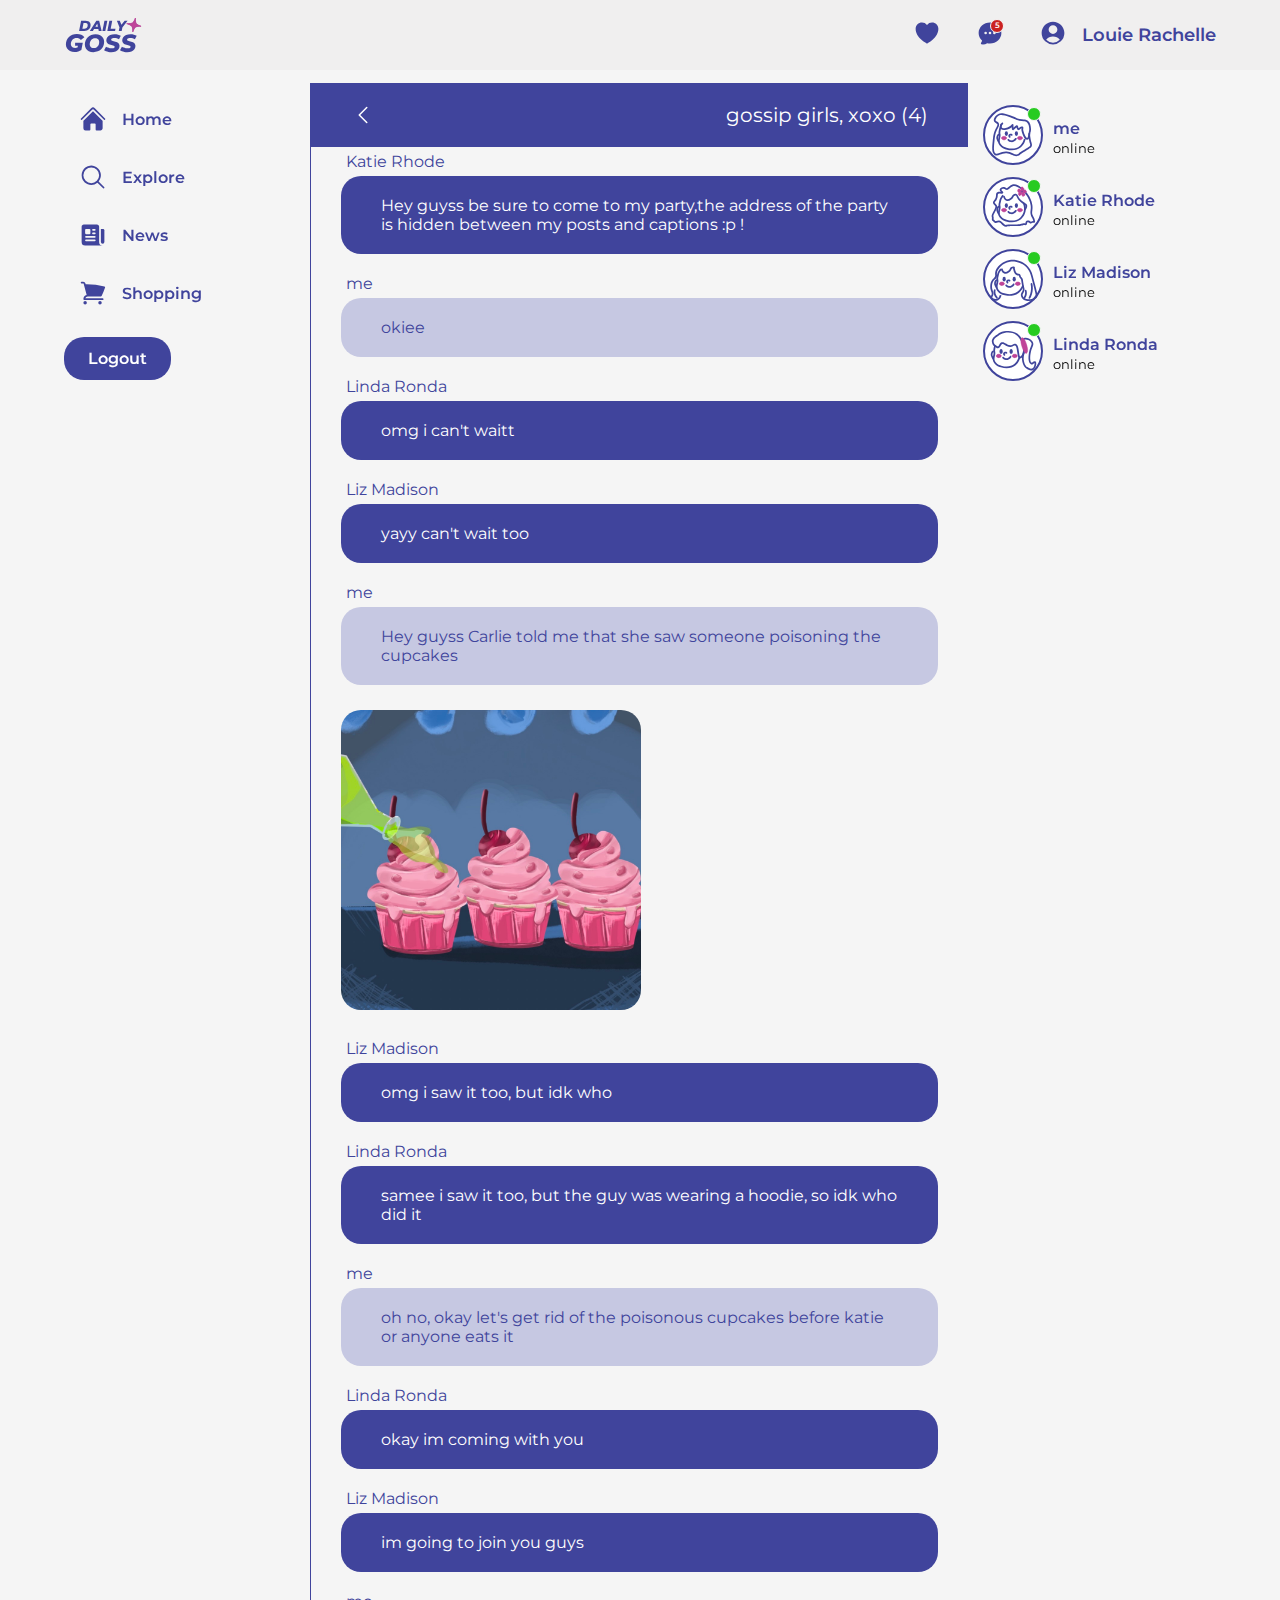
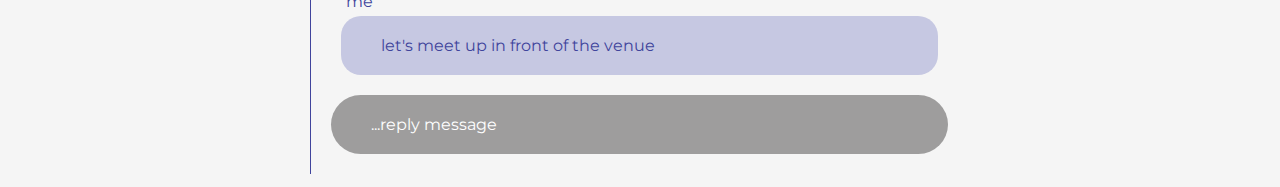
<file: index1.html>
<!DOCTYPE html>
<html lang="en">
<head>
    <meta charset="UTF-8">
    <meta name="viewport" content="width=device-width, initial-scale=1.0">
    <title>Game</title>
    <link href="style.css"rel="stylesheet">
    <link rel="preconnect" href="https://fonts.googleapis.com">
    <link rel="preconnect" href="https://fonts.gstatic.com" crossorigin>
    <link href="https://fonts.googleapis.com/css2?family=Montserrat:ital,wght@0,100..900;1,100..900&display=swap" rel="stylesheet">
    
</head>
<body>
    <nav>
<div class="nav-left">
    <?xml version="1.0" encoding="utf-8"?>
    <svg version="1.1" class="logo" id="Layer_1" xmlns="http://www.w3.org/2000/svg" xmlns:xlink="http://www.w3.org/1999/xlink" x="0px" y="0px"
         viewBox="0 0 24 24" style="enable-background:new 0 0 24 24;" xml:space="preserve">
    <style type="text/css">
        .st0{fill:#C04599;}
        .st1{fill:none;stroke:#C04599;stroke-width:0.25;stroke-linecap:round;stroke-linejoin:round;stroke-miterlimit:10;}
        .st2{fill:#40449C;}
    </style>
    <g>
        <path class="st0" d="M18.94,8.6c1.64,0.02,1.91-0.17,2.48-1.7c-0.02,1.64,0.17,1.91,1.7,2.48c-1.64-0.02-1.91,0.17-2.48,1.7
            C20.65,9.44,20.47,9.17,18.94,8.6z"/>
        <path class="st1" d="M18.94,8.6c1.64,0.02,1.91-0.17,2.48-1.7c-0.02,1.64,0.17,1.91,1.7,2.48c-1.64-0.02-1.91,0.17-2.48,1.7
            C20.65,9.44,20.47,9.17,18.94,8.6z"/>
    </g>
    <path class="st2" d="M5.64,14.3L5.46,15.2l-0.25,1.27c-0.28,0.19-0.58,0.34-0.93,0.45c-0.35,0.11-0.72,0.16-1.11,0.16
        c-0.52,0-0.98-0.1-1.37-0.29c-0.39-0.19-0.69-0.45-0.91-0.79c-0.21-0.34-0.32-0.74-0.32-1.18c0-0.45,0.08-0.87,0.24-1.25
        c0.15-0.38,0.38-0.71,0.67-0.98c0.28-0.28,0.63-0.49,1.03-0.64s0.86-0.23,1.34-0.23c0.52,0,0.96,0.08,1.34,0.24
        c0.38,0.16,0.68,0.4,0.92,0.71l-1.06,0.84c-0.16-0.23-0.34-0.37-0.55-0.45c-0.2-0.09-0.44-0.13-0.71-0.13
        c-0.26,0-0.5,0.04-0.72,0.13c-0.21,0.09-0.4,0.21-0.55,0.38c-0.15,0.16-0.26,0.35-0.34,0.58c-0.09,0.21-0.13,0.45-0.13,0.71
        c0,0.23,0.05,0.43,0.15,0.6c0.1,0.18,0.25,0.32,0.45,0.42c0.19,0.09,0.43,0.14,0.72,0.14c0.23,0,0.44-0.04,0.66-0.11
        c0.01,0,0.01-0.01,0.03-0.01l0.11-0.55H3.33V14.3H5.64z"/>
    <path class="st2" d="M8.81,17.14c-0.53,0-0.99-0.1-1.37-0.29c-0.38-0.19-0.68-0.46-0.88-0.8c-0.21-0.34-0.31-0.74-0.31-1.18
        c0-0.45,0.08-0.87,0.24-1.24c0.16-0.38,0.38-0.7,0.66-0.98c0.28-0.28,0.62-0.49,1.02-0.64c0.39-0.15,0.83-0.23,1.3-0.23
        c0.53,0,0.98,0.1,1.37,0.29c0.39,0.19,0.68,0.46,0.89,0.8c0.21,0.34,0.31,0.74,0.31,1.18c0,0.45-0.08,0.87-0.23,1.24
        c-0.15,0.38-0.38,0.7-0.66,0.98c-0.29,0.28-0.63,0.49-1.02,0.64C9.72,17.07,9.29,17.14,8.81,17.14z M8.94,15.93
        c0.26,0,0.48-0.05,0.68-0.14c0.2-0.09,0.37-0.22,0.51-0.39c0.14-0.17,0.25-0.36,0.32-0.58c0.07-0.22,0.11-0.45,0.11-0.69
        c0-0.23-0.05-0.43-0.14-0.6c-0.1-0.17-0.24-0.31-0.42-0.4c-0.18-0.1-0.4-0.14-0.66-0.14c-0.25,0-0.48,0.05-0.68,0.14
        c-0.2,0.09-0.37,0.22-0.51,0.39c-0.14,0.17-0.25,0.36-0.32,0.58c-0.07,0.22-0.11,0.45-0.11,0.69c0,0.23,0.05,0.43,0.14,0.6
        c0.1,0.17,0.23,0.31,0.41,0.41C8.46,15.88,8.68,15.93,8.94,15.93z"/>
    <path class="st2" d="M14.19,17.14c-0.29,0-0.58-0.02-0.85-0.07c-0.27-0.05-0.52-0.12-0.74-0.2c-0.22-0.08-0.41-0.17-0.57-0.27
        l0.57-1.1c0.18,0.11,0.36,0.2,0.55,0.28c0.19,0.08,0.38,0.13,0.58,0.17c0.2,0.04,0.4,0.06,0.6,0.06c0.18,0,0.34-0.02,0.47-0.06
        c0.13-0.04,0.23-0.09,0.3-0.16c0.07-0.07,0.11-0.15,0.11-0.24s-0.05-0.17-0.14-0.24c-0.09-0.06-0.21-0.12-0.36-0.16
        s-0.31-0.09-0.49-0.13c-0.18-0.04-0.36-0.1-0.54-0.17c-0.18-0.07-0.34-0.16-0.49-0.26c-0.15-0.1-0.27-0.23-0.36-0.39
        c-0.09-0.16-0.13-0.35-0.13-0.59c0-0.37,0.1-0.69,0.3-0.96c0.2-0.28,0.49-0.49,0.86-0.64c0.37-0.15,0.81-0.23,1.32-0.23
        c0.36,0,0.71,0.04,1.03,0.11c0.32,0.08,0.59,0.19,0.83,0.33l-0.54,1.09c-0.2-0.13-0.42-0.23-0.66-0.3c-0.24-0.07-0.49-0.1-0.75-0.1
        c-0.2,0-0.37,0.02-0.51,0.07c-0.14,0.04-0.24,0.1-0.32,0.18c-0.07,0.08-0.11,0.16-0.11,0.25c0,0.1,0.05,0.18,0.14,0.24
        c0.09,0.06,0.21,0.12,0.36,0.16c0.15,0.04,0.31,0.09,0.49,0.14c0.18,0.05,0.36,0.1,0.53,0.17c0.18,0.06,0.34,0.15,0.49,0.24
        c0.15,0.1,0.27,0.22,0.36,0.38c0.09,0.15,0.14,0.34,0.14,0.57c0,0.37-0.1,0.69-0.31,0.97c-0.21,0.28-0.5,0.49-0.87,0.64
        C15.13,17.07,14.7,17.14,14.19,17.14z"/>
    <path class="st2" d="M18.96,17.14c-0.29,0-0.58-0.02-0.85-0.07c-0.27-0.05-0.52-0.12-0.74-0.2c-0.22-0.08-0.41-0.17-0.57-0.27
        l0.57-1.1c0.18,0.11,0.36,0.2,0.55,0.28c0.19,0.08,0.38,0.13,0.58,0.17c0.2,0.04,0.4,0.06,0.6,0.06c0.18,0,0.34-0.02,0.47-0.06
        c0.13-0.04,0.23-0.09,0.3-0.16s0.11-0.15,0.11-0.24s-0.05-0.17-0.14-0.24c-0.09-0.06-0.21-0.12-0.36-0.16
        c-0.15-0.04-0.31-0.09-0.49-0.13c-0.18-0.04-0.36-0.1-0.54-0.17c-0.18-0.07-0.34-0.16-0.49-0.26c-0.15-0.1-0.27-0.23-0.36-0.39
        c-0.09-0.16-0.13-0.35-0.13-0.59c0-0.37,0.1-0.69,0.3-0.96c0.2-0.28,0.49-0.49,0.86-0.64c0.37-0.15,0.81-0.23,1.32-0.23
        c0.36,0,0.71,0.04,1.03,0.11c0.32,0.08,0.59,0.19,0.83,0.33l-0.54,1.09c-0.2-0.13-0.42-0.23-0.66-0.3c-0.24-0.07-0.49-0.1-0.75-0.1
        c-0.2,0-0.37,0.02-0.51,0.07c-0.14,0.04-0.24,0.1-0.32,0.18c-0.07,0.08-0.11,0.16-0.11,0.25c0,0.1,0.05,0.18,0.14,0.24
        c0.09,0.06,0.21,0.12,0.36,0.16c0.15,0.04,0.31,0.09,0.49,0.14c0.18,0.05,0.36,0.1,0.53,0.17c0.18,0.06,0.34,0.15,0.49,0.24
        c0.15,0.1,0.27,0.22,0.36,0.38s0.14,0.34,0.14,0.57c0,0.37-0.1,0.69-0.31,0.97c-0.21,0.28-0.5,0.49-0.87,0.64
        C19.9,17.07,19.47,17.14,18.96,17.14z"/>
    <g>
        <g>
            <path class="st2" d="M4.52,10.79l0.61-3.04h1.32c0.32,0,0.59,0.05,0.82,0.15s0.4,0.25,0.53,0.44c0.12,0.19,0.18,0.42,0.18,0.68
                c0,0.27-0.05,0.51-0.14,0.73c-0.09,0.22-0.23,0.4-0.39,0.56c-0.17,0.16-0.37,0.27-0.6,0.36s-0.49,0.12-0.77,0.12H4.52z M5.52,10.1
                h0.58c0.22,0,0.4-0.05,0.55-0.14S6.92,9.75,6.99,9.6c0.08-0.15,0.12-0.33,0.12-0.52c0-0.14-0.03-0.25-0.08-0.35
                C6.97,8.63,6.89,8.56,6.77,8.51C6.66,8.46,6.52,8.43,6.36,8.43h-0.5L5.52,10.1z"/>
            <path class="st2" d="M7.75,10.79L9.7,7.74h0.85l0.74,3.04h-0.86L9.89,8.15h0.33l-1.56,2.63H7.75z M8.6,10.19l0.35-0.63h1.48
                l0.1,0.63H8.6z"/>
            <path class="st2" d="M11.53,10.79l0.61-3.04H13l-0.61,3.04H11.53z"/>
            <path class="st2" d="M13,10.79l0.61-3.04h0.86L14,10.1h1.45l-0.14,0.68H13z"/>
            <path class="st2" d="M16.43,10.79l0.25-1.29l0.1,0.53l-0.91-2.28h0.87l0.66,1.66h-0.53l1.33-1.66h0.87l-1.8,2.28l0.29-0.53
                l-0.26,1.29H16.43z"/>
        </g>
    </g>
    </svg>
    
</div>
<div class="nav-right">
    <ul>
        
        <li  class="icons"><a class="link2"href="#"><svg xmlns="http://www.w3.org/2000/svg" viewBox="0 0 24 24" fill="currentColor" class="w-6 h-6">
         <path d="m11.645 20.91-.007-.003-.022-.012a15.247 15.247 0 0 1-.383-.218 25.18 25.18 0 0 1-4.244-3.17C4.688 15.36 2.25 12.174 2.25 8.25 2.25 5.322 4.714 3 7.688 3A5.5 5.5 0 0 1 12 5.052 5.5 5.5 0 0 1 16.313 3c2.973 0 5.437 2.322 5.437 5.25 0 3.925-2.438 7.111-4.739 9.256a25.175 25.175 0 0 1-4.244 3.17 15.247 15.247 0 0 1-.383.219l-.022.012-.007.004-.003.001a.752.752 0 0 1-.704 0l-.003-.001Z" />
       </svg></a>
       </li>
       <li class="icons notif" ><a href="index1.html" class="link2"><svg xmlns="http://www.w3.org/2000/svg"  viewBox="0 0 24 24" fill="currentColor" class="w-6 h-6">
        <path fill-rule="evenodd" d="M4.804 21.644A6.707 6.707 0 0 0 6 21.75a6.721 6.721 0 0 0 3.583-1.029c.774.182 1.584.279 2.417.279 5.322 0 9.75-3.97 9.75-9 0-5.03-4.428-9-9.75-9s-9.75 3.97-9.75 9c0 2.409 1.025 4.587 2.674 6.192.232.226.277.428.254.543a3.73 3.73 0 0 1-.814 1.686.75.75 0 0 0 .44 1.223ZM8.25 10.875a1.125 1.125 0 1 0 0 2.25 1.125 1.125 0 0 0 0-2.25ZM10.875 12a1.125 1.125 0 1 1 2.25 0 1.125 1.125 0 0 1-2.25 0Zm4.875-1.125a1.125 1.125 0 1 0 0 2.25 1.125 1.125 0 0 0 0-2.25Z" clip-rule="evenodd" />
      </svg></a>
      
      
       </li>
       <li class="icons"> <a class="link2"href="#"><svg xmlns="http://www.w3.org/2000/svg" viewBox="0 0 24 24" fill="currentColor" >
        <path fill-rule="evenodd" d="M18.685 19.097A9.723 9.723 0 0 0 21.75 12c0-5.385-4.365-9.75-9.75-9.75S2.25 6.615 2.25 12a9.723 9.723 0 0 0 3.065 7.097A9.716 9.716 0 0 0 12 21.75a9.716 9.716 0 0 0 6.685-2.653Zm-12.54-1.285A7.486 7.486 0 0 1 12 15a7.486 7.486 0 0 1 5.855 2.812A8.224 8.224 0 0 1 12 20.25a8.224 8.224 0 0 1-5.855-2.438ZM15.75 9a3.75 3.75 0 1 1-7.5 0 3.75 3.75 0 0 1 7.5 0Z" clip-rule="evenodd" />
      </svg></a></li>
 </ul>
   
      <p> Louie Rachelle</p>


</div>
    </nav>



<div class="container">
    <div class="left-sidebar">
       <div class="imp-links">
        <a href="choices.html" class="link2"><svg xmlns="http://www.w3.org/2000/svg" viewBox="0 0 24 24" fill="currentColor" class="icons">
            <path d="M11.47 3.841a.75.75 0 0 1 1.06 0l8.69 8.69a.75.75 0 1 0 1.06-1.061l-8.689-8.69a2.25 2.25 0 0 0-3.182 0l-8.69 8.69a.75.75 0 1 0 1.061 1.06l8.69-8.689Z" />
            <path d="m12 5.432 8.159 8.159c.03.03.06.058.091.086v6.198c0 1.035-.84 1.875-1.875 1.875H15a.75.75 0 0 1-.75-.75v-4.5a.75.75 0 0 0-.75-.75h-3a.75.75 0 0 0-.75.75V21a.75.75 0 0 1-.75.75H5.625a1.875 1.875 0 0 1-1.875-1.875v-6.198a2.29 2.29 0 0 0 .091-.086L12 5.432Z" />
          </svg>
          Home</a>
        
          <a href="#" class="link2"><svg xmlns="http://www.w3.org/2000/svg" viewBox="0 0 24 24" fill="currentColor" class="icons">
            <path fill-rule="evenodd" d="M10.5 3.75a6.75 6.75 0 1 0 0 13.5 6.75 6.75 0 0 0 0-13.5ZM2.25 10.5a8.25 8.25 0 1 1 14.59 5.28l4.69 4.69a.75.75 0 1 1-1.06 1.06l-4.69-4.69A8.25 8.25 0 0 1 2.25 10.5Z" clip-rule="evenodd" />
          </svg>Explore</a>

          <a href="#" class="link2"><svg xmlns="http://www.w3.org/2000/svg" viewBox="0 0 24 24" fill="currentColor" class="icons">
            <path fill-rule="evenodd" d="M4.125 3C3.089 3 2.25 3.84 2.25 4.875V18a3 3 0 0 0 3 3h15a3 3 0 0 1-3-3V4.875C17.25 3.839 16.41 3 15.375 3H4.125ZM12 9.75a.75.75 0 0 0 0 1.5h1.5a.75.75 0 0 0 0-1.5H12Zm-.75-2.25a.75.75 0 0 1 .75-.75h1.5a.75.75 0 0 1 0 1.5H12a.75.75 0 0 1-.75-.75ZM6 12.75a.75.75 0 0 0 0 1.5h7.5a.75.75 0 0 0 0-1.5H6Zm-.75 3.75a.75.75 0 0 1 .75-.75h7.5a.75.75 0 0 1 0 1.5H6a.75.75 0 0 1-.75-.75ZM6 6.75a.75.75 0 0 0-.75.75v3c0 .414.336.75.75.75h3a.75.75 0 0 0 .75-.75v-3A.75.75 0 0 0 9 6.75H6Z" clip-rule="evenodd" />
            <path d="M18.75 6.75h1.875c.621 0 1.125.504 1.125 1.125V18a1.5 1.5 0 0 1-3 0V6.75Z" />
          </svg>News</a>
          <a href="#" class="link2"><svg xmlns="http://www.w3.org/2000/svg" viewBox="0 0 24 24" fill="currentColor" class="icons">
            <path d="M2.25 2.25a.75.75 0 0 0 0 1.5h1.386c.17 0 .318.114.362.278l2.558 9.592a3.752 3.752 0 0 0-2.806 3.63c0 .414.336.75.75.75h15.75a.75.75 0 0 0 0-1.5H5.378A2.25 2.25 0 0 1 7.5 15h11.218a.75.75 0 0 0 .674-.421 60.358 60.358 0 0 0 2.96-7.228.75.75 0 0 0-.525-.965A60.864 60.864 0 0 0 5.68 4.509l-.232-.867A1.875 1.875 0 0 0 3.636 2.25H2.25ZM3.75 20.25a1.5 1.5 0 1 1 3 0 1.5 1.5 0 0 1-3 0ZM16.5 20.25a1.5 1.5 0 1 1 3 0 1.5 1.5 0 0 1-3 0Z" />
          </svg>Shopping</a>
<a href="index.html"class="logout">Logout</a>
          
        </div>
    </div>
   <div class="main-content">
    <nav>
        <svg class="icons1" xmlns="http://www.w3.org/2000/svg" viewBox="0 0 24 24" fill="currentColor" class="w-6 h-6">
            <path fill-rule="evenodd" d="M7.72 12.53a.75.75 0 0 1 0-1.06l7.5-7.5a.75.75 0 1 1 1.06 1.06L9.31 12l6.97 6.97a.75.75 0 1 1-1.06 1.06l-7.5-7.5Z" clip-rule="evenodd" />
          </svg>
          
     <p class="group-name">gossip girls, xoxo (4)
    </p>
    </nav>

<div class="chat">
    <p class="profile-name">Katie Rhode</p>
<p class="sender"> Hey guyss be sure to come to my party,the address of the party is hidden between my posts and captions :p !</p>

<div class="right">


<p class="profile-name">me</p>
<p  class="receiver"> okiee</p>


<p class="profile-name">Linda Ronda</p>
<p  class="sender"> omg i can't waitt</p>

<p class="profile-name">Liz Madison</p>
<p  class="sender"> yayy can't wait too</p>

<p class="profile-name">me</p>
<p  class="receiver"> Hey guyss Carlie told me that she saw someone poisoning the cupcakes</p>

<div class="photo">
    <img src="cupcakes.jpg"/>
</div>

<p class="profile-name">Liz Madison</p>
<p  class="sender">omg i saw it too, but idk who </p>

<p class="profile-name">Linda Ronda</p>
<p  class="sender">samee i saw it too, but the guy was wearing a hoodie, so idk who did it</p>

<p class="profile-name">me</p>
<p  class="receiver">oh no, okay let's get rid of the poisonous cupcakes before katie or anyone eats it</p>

<p class="profile-name">Linda Ronda</p>
<p  class="sender">okay im coming with you</p>

<p class="profile-name">Liz Madison</p>
<p  class="sender">im going to join you guys </p>

<p class="profile-name">me</p>
<p  class="receiver">let's meet up in front of the venue</p>


<p class="reply"> ...reply message</p>

</div>




</div>



   </div>
        <div class="right-sidebar">
            <div class="user-profile ">
               <div class="online profile-pic"> 
                <?xml version="1.0" encoding="utf-8"?>
                <!-- Generator: Adobe Illustrator 28.0.0, SVG Export Plug-In . SVG Version: 6.00 Build 0)  -->
                <svg version="1.1" id="Layer_1" xmlns="http://www.w3.org/2000/svg" xmlns:xlink="http://www.w3.org/1999/xlink" x="0px" y="0px"
                     viewBox="0 0 24 24" style="enable-background:new 0 0 24 24;" xml:space="preserve">
                <style type="text/css">
                    .st0{fill:#40469C;}
                    .st1{fill:#C04599;}
                </style>
                <g>
                    <g>
                        <path class="st0" d="M11.54,18.56c-0.8,0-1.65-0.13-2.54-0.39c-0.63-0.19-1.94-0.58-2.78-1.77c-0.2-0.28-0.62-0.88-0.66-1.69
                            c-0.02-0.32,0.05-0.7,0.18-1.47c0.06-0.37,0.11-0.55,0.13-0.68c0.03-0.12,0.04-0.17,0.04-0.29c0.02-0.3-0.01-0.45-0.05-0.63
                            c-0.04-0.2-0.08-0.42-0.05-0.8c0-0.03,0.47-2.97,0.96-3.65l0.61,0.44c-0.31,0.43-0.78,2.95-0.82,3.28c-0.02,0.27,0,0.4,0.04,0.58
                            c0.04,0.2,0.09,0.43,0.06,0.82c-0.01,0.18-0.02,0.25-0.06,0.41c-0.03,0.12-0.06,0.29-0.12,0.64c-0.12,0.7-0.19,1.08-0.18,1.31
                            c0.03,0.6,0.35,1.06,0.53,1.3c0.69,0.98,1.79,1.31,2.38,1.48c2.26,0.67,4.29,0.4,5.69-0.78c1.35-1.12,1.69-2.64,1.76-3.08
                            l0.74,0.12c-0.08,0.5-0.48,2.25-2.02,3.54C14.35,18.11,13.03,18.56,11.54,18.56z"/>
                    </g>
                    <g>
                        <path class="st0" d="M5.64,15.23l-0.2-0.39c-0.38-0.74-0.65-1.27-0.58-1.77c0.05-0.43,0.13-0.85,0.34-1.12
                            c0.15-0.19,0.32-0.31,0.41-0.37c0.15-0.09,0.31-0.15,0.48-0.18l0.14,0.74c-0.08,0.02-0.16,0.05-0.24,0.09
                            c-0.04,0.02-0.13,0.08-0.21,0.19c-0.08,0.1-0.14,0.33-0.18,0.7c-0.05,0.33,0.21,0.82,0.5,1.39l0.2,0.4L5.64,15.23z"/>
                    </g>
                    <g>
                        <path class="st0" d="M18.06,14.01c-1.12,0-2.01-2.12-2.43-3.96c-0.07-0.3-0.01-0.59,0.03-0.83c0.01-0.03,0.01-0.08,0.02-0.12
                            c-0.19,0.07-0.37,0.23-0.52,0.37c-0.28,0.26-0.6,0.55-0.98,0.42c-0.31-0.1-0.51-0.43-0.66-1.12c-0.22,0.16-0.57,0.44-1.03,0.84
                            c-0.12,0.1-0.21,0.18-0.25,0.22c-0.11,0.09-0.32,0.12-0.45,0.05c-0.26-0.13-0.32-0.43-0.32-1.23C10.74,9.22,9.7,9.61,9.05,9.77
                            C7.26,10.22,6.67,9.4,6.5,9.04c-0.34-0.75-0.01-1.78,0.73-2.3c0.17-0.12,0.4-0.08,0.52,0.09C7.87,7,7.83,7.23,7.66,7.35
                            C7.22,7.66,6.99,8.3,7.18,8.72c0.19,0.42,0.81,0.54,1.68,0.32c1.03-0.26,2.29-0.88,2.6-1.52c0.08-0.16,0.26-0.25,0.44-0.22
                            c0.32,0.07,0.32,0.29,0.31,0.93c0,0.16,0,0.39,0,0.61c1-0.86,1.36-1.06,1.67-0.95c0.13,0.05,0.27,0.22,0.29,0.35
                            c0.09,0.54,0.18,0.77,0.23,0.88c0.07-0.05,0.17-0.14,0.24-0.21c0.26-0.25,0.59-0.55,1.02-0.59c0.28-0.03,0.49,0.03,0.63,0.18
                            c0.22,0.24,0.16,0.56,0.11,0.84c-0.03,0.18-0.07,0.38-0.04,0.53c0.53,2.3,1.39,3.39,1.71,3.38c0.11-0.01,0.46-0.38,0.56-1.91
                            c0.01-0.21,0.17-0.37,0.4-0.35c0.21,0.01,0.36,0.19,0.35,0.4c-0.11,1.67-0.53,2.55-1.24,2.61C18.11,14.01,18.09,14.01,18.06,14.01
                            z"/>
                    </g>
                    <g>
                        <ellipse class="st0" cx="9.15" cy="11.38" rx="0.31" ry="0.66"/>
                        <ellipse class="st0" cx="9.15" cy="11.38" rx="0.68" ry="1.03"/>
                    </g>
                    <g>
                        <ellipse class="st0" cx="13.46" cy="11.38" rx="0.31" ry="0.66"/>
                        <ellipse class="st0" cx="13.46" cy="11.38" rx="0.68" ry="1.03"/>
                    </g>
                    <g>
                        <path class="st0" d="M10.59,13.22c-0.09,0-0.19-0.04-0.26-0.11c-0.02-0.02-0.46-0.47-0.3-0.97c0.07-0.22,0.25-0.41,0.49-0.52
                            c0.32-0.15,0.71-0.15,1.07,0c0.19,0.08,0.28,0.3,0.2,0.49s-0.3,0.28-0.49,0.2c-0.31-0.13-0.53,0-0.56,0.05
                            c0,0.04,0.06,0.15,0.12,0.22c0.14,0.15,0.14,0.39-0.01,0.53C10.78,13.19,10.69,13.22,10.59,13.22z"/>
                    </g>
                    <g>
                        <path class="st0" d="M11.41,15.06c-0.1,0-0.2-0.01-0.3-0.02c-0.51-0.07-1-0.33-1.38-0.73c-0.14-0.15-0.14-0.39,0.01-0.53
                            c0.15-0.14,0.39-0.14,0.53,0.01c0.15,0.16,0.48,0.44,0.94,0.51c0.62,0.08,1.29-0.25,1.7-0.87c0.12-0.17,0.35-0.22,0.52-0.11
                            c0.17,0.11,0.22,0.35,0.11,0.52C13.03,14.6,12.22,15.06,11.41,15.06z"/>
                    </g>
                    <g>
                        <ellipse class="st1" cx="14.99" cy="13.3" rx="0.71" ry="0.34"/>
                        <path class="st1" d="M14.99,14.01c-0.64,0-1.08-0.29-1.08-0.71c0-0.41,0.46-0.71,1.08-0.71c0.64,0,1.08,0.29,1.08,0.71
                            C16.08,13.72,15.63,14.01,14.99,14.01z M15.37,13.42L15.37,13.42L15.37,13.42z"/>
                    </g>
                    <g>
                        <ellipse class="st1" cx="8.16" cy="13.3" rx="0.71" ry="0.34"/>
                        <path class="st1" d="M8.16,14.01c-0.64,0-1.08-0.29-1.08-0.71c0-0.42,0.45-0.71,1.08-0.71c0.63,0,1.08,0.3,1.08,0.71
                            C9.24,13.72,8.79,14.01,8.16,14.01z M8.53,13.42L8.53,13.42L8.53,13.42z"/>
                    </g>
                    <g>
                        <path class="st0" d="M13.38,21.07c-0.61,0-1.12-0.25-1.65-0.51c-0.53-0.26-1.13-0.55-1.98-0.68c-1.43-0.22-2.47,0.19-3.3,0.52
                            c-0.82,0.33-1.59,0.63-2.34,0.12c-1.3-0.89-1.07-3.21-0.8-5.9c0.23-2.31,0.35-3.47,1.06-4.92c0.12-0.25,0.26-0.5,0.39-0.74
                            c0.38-0.7,0.71-1.3,0.51-1.66C5.17,7.13,4.97,7.03,4.74,6.92c-0.33-0.17-0.75-0.37-0.92-0.9c-0.19-0.6,0.1-1.16,0.28-1.5l0,0
                            c0.53-1.01,1.47-1.48,1.85-1.64c0.59-0.24,1.75-0.43,5.06,0.76c1.21,0.44,1.83,0.74,2.29,0.97c0.5,0.25,0.8,0.4,1.56,0.55
                            c0.7,0.14,1.24,0.18,1.68,0.2c0.71,0.04,1.27,0.08,1.87,0.58c1.07,0.9,1.21,2.4,1.28,3.12c0.08,0.87-0.06,1.37-0.18,1.8
                            c-0.12,0.43-0.23,0.84-0.14,1.64c0.16,1.41,0.5,2.54,0.5,2.55l0.07,0.24c0.16,0.53,0.29,0.95,0.11,1.45
                            c-0.2,0.57-0.66,0.86-1.43,1.34c-0.88,0.55-1.31,0.83-1.99,1.22c-0.99,0.57-1.39,0.91-1.66,1.14c-0.25,0.21-0.44,0.37-0.84,0.49
                            C13.86,21.04,13.61,21.07,13.38,21.07z M8.94,19.07c0.29,0,0.59,0.02,0.92,0.07c0.96,0.15,1.64,0.48,2.19,0.75
                            c0.69,0.34,1.15,0.56,1.85,0.35c0.26-0.08,0.35-0.15,0.58-0.35c0.29-0.24,0.72-0.61,1.77-1.21c0.67-0.39,1.1-0.66,1.97-1.21
                            c0.76-0.48,1.02-0.66,1.12-0.95c0.09-0.27,0.03-0.5-0.12-0.99l-0.08-0.25c-0.01-0.05-0.35-1.21-0.52-2.68
                            c-0.11-0.94,0.03-1.44,0.16-1.93c0.12-0.41,0.22-0.8,0.16-1.53c-0.06-0.67-0.18-1.92-1.02-2.62c-0.41-0.34-0.77-0.37-1.43-0.4
                            c-0.46-0.03-1.03-0.06-1.78-0.22c-0.85-0.17-1.22-0.36-1.74-0.61c-0.46-0.23-1.04-0.51-2.21-0.93C8.5,3.54,6.97,3.28,6.24,3.58
                            c-0.3,0.12-1.06,0.5-1.47,1.3c0,0,0,0,0,0C4.63,5.15,4.45,5.49,4.54,5.8c0.07,0.21,0.24,0.3,0.53,0.45
                            c0.28,0.14,0.63,0.31,0.84,0.69c0.4,0.72-0.05,1.53-0.51,2.38c-0.12,0.23-0.25,0.46-0.37,0.71c-0.65,1.33-0.76,2.44-0.98,4.66
                            c-0.24,2.35-0.46,4.57,0.48,5.21c0.41,0.28,0.84,0.12,1.64-0.19C6.86,19.43,7.77,19.07,8.94,19.07z M4.44,4.7L4.44,4.7L4.44,4.7z"
                            />
                    </g>
                </g>
                </svg></div>
            <div class="account-name ">
            <p>me</p> 
            <small>online</small>
         </div>
            </div>

       

            <div class="user-profile ">
                <div class="online profile-pic"> 
               
                    <?xml version="1.0" encoding="utf-8"?>
                    <!-- Generator: Adobe Illustrator 28.0.0, SVG Export Plug-In . SVG Version: 6.00 Build 0)  -->
                    <svg version="1.1" id="Layer_1" xmlns="http://www.w3.org/2000/svg" xmlns:xlink="http://www.w3.org/1999/xlink" x="0px" y="0px"
                         viewBox="0 0 24 24" style="enable-background:new 0 0 24 24;" xml:space="preserve">
                    <style type="text/css">
                        .st0{fill:#40469C;}
                        .st1{fill:#C04599;}
                    </style>
                    <g>
                        <path class="st0" d="M11.54,18.56c-0.8,0-1.65-0.13-2.54-0.39c-0.63-0.19-1.94-0.58-2.78-1.77c-0.2-0.28-0.62-0.88-0.66-1.69
                            c-0.02-0.32,0.05-0.7,0.18-1.47c0.06-0.37,0.11-0.55,0.13-0.68c0.03-0.12,0.04-0.17,0.04-0.29c0.02-0.3-0.01-0.45-0.05-0.63
                            c-0.04-0.2-0.08-0.42-0.05-0.8c0.01-0.16,0.41-1.91,0.46-2.05c0.08-0.25,0.28-0.75,0.67-1.29c0.19-0.26,0.41-0.51,0.64-0.73
                            L8.1,7.32C7.9,7.5,7.72,7.71,7.56,7.93c-0.33,0.46-0.5,0.88-0.57,1.09c-0.05,0.15-0.4,1.74-0.42,1.89
                            c-0.02,0.26,0.01,0.4,0.04,0.58c0.04,0.2,0.09,0.43,0.06,0.82c-0.01,0.18-0.02,0.25-0.06,0.41c-0.03,0.12-0.06,0.29-0.12,0.64
                            c-0.12,0.7-0.19,1.08-0.18,1.31c0.03,0.6,0.35,1.06,0.53,1.3c0.69,0.98,1.79,1.31,2.38,1.48c2.26,0.67,4.29,0.4,5.69-0.78
                            c1.35-1.12,1.69-2.64,1.76-3.08c0.21-1.25-0.1-2.29-0.39-2.95l0.69-0.3c0.33,0.75,0.68,1.94,0.44,3.37
                            c-0.08,0.5-0.48,2.25-2.02,3.54C14.35,18.11,13.03,18.56,11.54,18.56z"/>
                    </g>
                    <g>
                        <path class="st0" d="M5.64,15.23l-0.2-0.39c-0.38-0.74-0.65-1.27-0.58-1.77c0.05-0.43,0.13-0.85,0.34-1.12
                            c0.15-0.19,0.32-0.31,0.41-0.37c0.15-0.09,0.31-0.15,0.48-0.18l0.14,0.74c-0.08,0.02-0.16,0.05-0.24,0.09
                            c-0.04,0.02-0.13,0.08-0.21,0.19c-0.08,0.1-0.14,0.33-0.18,0.7c-0.05,0.33,0.21,0.82,0.5,1.39l0.2,0.4L5.64,15.23z"/>
                    </g>
                    <g>
                        <path class="st0" d="M17.21,13.34c-0.07,0-0.14-0.02-0.2-0.06c-0.17-0.11-0.22-0.34-0.11-0.52c0.27-0.42,0.56-1.01,0.39-1.42
                            c-0.07-0.16-0.18-0.23-0.53-0.44c-0.24-0.14-0.57-0.33-0.98-0.64c-0.5-0.37-1.01-0.75-1.48-1.35c-0.39-0.5-0.58-0.95-0.72-1.28
                            c-0.17-0.4-0.23-0.51-0.38-0.55c-0.22-0.06-0.52,0.05-0.71,0.2c-0.15,0.12-0.21,0.26-0.28,0.42l-0.06,0.14
                            c-0.48,1-1.9,1.88-3.01,1.5C8.25,9.04,7.9,8.05,7.79,7.64c-0.05-0.2,0.07-0.41,0.27-0.46c0.2-0.05,0.41,0.07,0.46,0.27
                            c0.06,0.23,0.3,0.99,0.86,1.19c0.69,0.24,1.76-0.43,2.09-1.11l0.05-0.11c0.09-0.2,0.21-0.48,0.5-0.71
                            c0.31-0.24,0.86-0.48,1.37-0.33c0.51,0.14,0.68,0.55,0.87,0.98c0.13,0.31,0.3,0.69,0.63,1.11c0.4,0.52,0.85,0.85,1.33,1.2
                            c0.39,0.29,0.69,0.46,0.92,0.6c0.39,0.23,0.68,0.4,0.85,0.8c0.23,0.57,0.08,1.28-0.46,2.11C17.45,13.28,17.33,13.34,17.21,13.34z"
                            />
                    </g>
                    <g>
                        <ellipse class="st0" cx="9.15" cy="11.38" rx="0.31" ry="0.66"/>
                        <ellipse class="st0" cx="9.15" cy="11.38" rx="0.68" ry="1.03"/>
                    </g>
                    <g>
                        <ellipse class="st0" cx="13.46" cy="11.38" rx="0.31" ry="0.66"/>
                        <ellipse class="st0" cx="13.46" cy="11.38" rx="0.68" ry="1.03"/>
                    </g>
                    <g>
                        <path class="st0" d="M10.59,13.22c-0.09,0-0.19-0.04-0.26-0.11c-0.02-0.02-0.46-0.47-0.3-0.97c0.07-0.22,0.25-0.41,0.49-0.52
                            c0.32-0.15,0.71-0.15,1.07,0c0.19,0.08,0.28,0.3,0.2,0.49s-0.3,0.28-0.49,0.2c-0.31-0.13-0.53,0-0.56,0.05
                            c0,0.04,0.06,0.15,0.12,0.22c0.14,0.15,0.14,0.39-0.01,0.53C10.78,13.19,10.69,13.22,10.59,13.22z"/>
                    </g>
                    <g>
                        <path class="st0" d="M11.41,15.06c-0.1,0-0.2-0.01-0.3-0.02c-0.51-0.07-1-0.33-1.38-0.73c-0.14-0.15-0.14-0.39,0.01-0.53
                            c0.15-0.14,0.39-0.14,0.53,0.01c0.15,0.16,0.48,0.44,0.94,0.51c0.62,0.08,1.29-0.25,1.7-0.87c0.12-0.17,0.35-0.22,0.52-0.11
                            c0.17,0.11,0.22,0.35,0.11,0.52C13.03,14.6,12.22,15.06,11.41,15.06z"/>
                    </g>
                    <g>
                        <ellipse class="st1" cx="14.99" cy="13.3" rx="0.71" ry="0.34"/>
                        <path class="st1" d="M14.99,14.01c-0.64,0-1.08-0.29-1.08-0.71c0-0.41,0.46-0.71,1.08-0.71c0.64,0,1.08,0.29,1.08,0.71
                            C16.08,13.72,15.63,14.01,14.99,14.01z M15.37,13.42L15.37,13.42L15.37,13.42z"/>
                    </g>
                    <g>
                        <ellipse class="st1" cx="8.16" cy="13.3" rx="0.71" ry="0.34"/>
                        <path class="st1" d="M8.16,14.01c-0.64,0-1.08-0.29-1.08-0.71c0-0.42,0.45-0.71,1.08-0.71c0.63,0,1.08,0.3,1.08,0.71
                            C9.24,13.72,8.79,14.01,8.16,14.01z M8.53,13.42L8.53,13.42L8.53,13.42z"/>
                    </g>
                    <g>
                        <path class="st0" d="M8.94,20.44c-0.8,0-1.4-0.62-1.89-1.13c-0.39-0.4-0.75-0.79-1.08-0.75c-0.43,0.05-0.73,0.12-0.96,0.18
                            c-0.68,0.16-0.99,0.16-1.53-0.63c-0.57-0.22-0.61-0.6-0.51-1.35c0.01-0.11-0.01-0.2-0.04-0.33c-0.13-0.48-0.18-0.97,0.45-2.07
                            c1.09-1.9,1.12-2.42,1.08-2.56C4.38,11.52,4.2,11.35,4,11.16c-0.26-0.24-0.58-0.55-0.58-1.08l0,0c0-0.43,0.22-0.68,0.43-0.91
                            C3.99,9.01,4.14,8.84,4.3,8.57c0.35-0.58,0.38-1.09,0.41-1.54c0.03-0.5,0.06-1.01,0.59-1.31C5.81,5.44,6.38,5.49,6.8,5.55
                            C6.52,5.26,6.21,4.88,6.3,4.41c0.14-0.68,1.08-1.09,1.82-1c0.4,0.05,0.62,0.22,0.78,0.35C9.01,3.86,9.08,3.9,9.18,3.93
                            C9.48,4,9.75,3.77,10.2,3.36c0.41-0.37,0.88-0.8,1.53-0.99c1.41-0.42,2.75,0.49,3.83,1.23c0.08,0.06,0.14,0.1,0.21,0.15
                            c1.47,1.15,2.41,2.45,2.83,3.12c0.46,0.73,1.43,2.26,1.71,4.39c0.14,1.06,0.04,1.75-0.04,2.3c-0.09,0.63-0.16,1.09,0.14,1.9
                            c0.13,0.33,0.27,0.6,0.41,0.86c0.26,0.49,0.53,0.99,0.64,1.84c0.03,0.22-0.02,0.39-0.14,0.5c-0.18,0.18-0.42,0.15-0.59,0.12
                            c-0.19-0.03-0.38-0.05-0.57,0.09c-0.48,0.38-0.86,0.11-1.08-0.06c-0.19-0.14-0.4-0.29-0.77-0.28c-0.16,0-0.2,0.02-0.26,0.42
                            c-0.04,0.25-0.09,0.56-0.34,0.73c-0.16,0.11-0.36,0.14-0.6,0.08c-0.29-0.07-0.45-0.03-0.83,0.07c-0.31,0.08-0.73,0.18-1.4,0.26
                            c-0.39,0.05-0.85,0.07-1.69,0.1c-1.41,0.05-2.19,0.05-2.69,0.05c-0.6,0-0.74,0-1.08,0.1C9.26,20.41,9.1,20.44,8.94,20.44z
                             M6.02,17.8c0.62,0,1.1,0.5,1.57,0.98c0.63,0.65,1.05,1.03,1.62,0.86c0.44-0.13,0.65-0.13,1.3-0.13c0.49,0.01,1.27,0.01,2.66-0.05
                            c0.88-0.03,1.28-0.05,1.63-0.09c0.62-0.08,1-0.17,1.31-0.25c0.41-0.1,0.71-0.17,1.18-0.07c0,0,0,0,0,0c0,0,0.02-0.12,0.03-0.2
                            c0.05-0.34,0.16-1.06,1.02-1.06c0,0,0,0,0.01,0c0.6,0,0.95,0.25,1.18,0.42c0.06,0.04,0.14,0.1,0.17,0.11c0.38-0.31,0.75-0.32,1-0.3
                            c-0.11-0.59-0.3-0.95-0.52-1.36c-0.15-0.28-0.3-0.57-0.45-0.95c-0.37-0.99-0.28-1.61-0.19-2.27c0.08-0.53,0.17-1.14,0.04-2.1
                            c-0.26-1.97-1.17-3.4-1.6-4.09c-0.4-0.63-1.28-1.85-2.62-2.89c-0.1-0.08-0.15-0.12-0.21-0.16c-0.95-0.65-2.12-1.45-3.19-1.13
                            c-0.49,0.15-0.87,0.49-1.24,0.83c-0.49,0.45-1,0.91-1.7,0.74c-0.27-0.07-0.44-0.2-0.58-0.31c-0.13-0.11-0.21-0.17-0.4-0.19
                            C7.57,4.1,7.07,4.37,7.03,4.56c-0.03,0.13,0.23,0.4,0.39,0.55C7.68,5.38,7.98,5.68,7.8,6.05C7.62,6.43,7.19,6.37,6.82,6.31
                            C6.46,6.25,6.01,6.18,5.67,6.38C5.52,6.46,5.49,6.6,5.46,7.08C5.43,7.56,5.38,8.22,4.95,8.95c-0.2,0.33-0.39,0.55-0.54,0.71
                            c-0.2,0.22-0.24,0.28-0.24,0.42c0,0.2,0.11,0.32,0.34,0.53c0.24,0.23,0.54,0.51,0.67,0.99c0.11,0.39,0.04,1.04-1.15,3.12
                            c-0.53,0.92-0.45,1.22-0.37,1.5c0.04,0.16,0.1,0.36,0.06,0.62c-0.04,0.29-0.04,0.44-0.03,0.51c0.13,0.05,0.28,0.12,0.42,0.32
                            c0.3,0.43,0.3,0.43,0.74,0.33c0.25-0.06,0.58-0.14,1.06-0.19C5.94,17.81,5.98,17.8,6.02,17.8z M3.69,17.42L3.69,17.42L3.69,17.42z"
                            />
                    </g>
                    <g>
                        <path class="st1" d="M17.36,5.31c0.06,0.05,0.04,0.15-0.04,0.17l-0.18,0.06L16.96,5.6c-0.07,0.02-0.14-0.04-0.13-0.12l0.04-0.19
                            l0.04-0.19c0.02-0.07,0.11-0.1,0.16-0.05l0.14,0.13L17.36,5.31z"/>
                        <path class="st1" d="M16.93,5.98c-0.12,0-0.23-0.04-0.32-0.12c-0.12-0.11-0.18-0.29-0.14-0.45l0.08-0.38
                            c0.03-0.16,0.16-0.3,0.32-0.35c0.16-0.05,0.34-0.01,0.47,0.1l0.28,0.26c0.13,0.11,0.18,0.29,0.15,0.45
                            c-0.04,0.17-0.16,0.3-0.32,0.35l-0.37,0.12C17.03,5.97,16.98,5.98,16.93,5.98z M17.11,5.59L17.11,5.59L17.11,5.59z M17.2,5.56
                            L17.2,5.56C17.2,5.56,17.2,5.56,17.2,5.56z M17.05,5.26c-0.01,0.02-0.02,0.04-0.03,0.07c0,0.02-0.01,0.05,0,0.07
                            c0.02,0,0.05,0,0.07-0.01c0.02-0.01,0.05-0.02,0.07-0.03c-0.01-0.02-0.03-0.04-0.05-0.06C17.09,5.29,17.07,5.27,17.05,5.26z
                             M16.83,5.33C16.83,5.33,16.83,5.33,16.83,5.33L16.83,5.33z M17.28,5.18L17.28,5.18C17.28,5.19,17.28,5.19,17.28,5.18z"/>
                    </g>
                    <g>
                        <path class="st1" d="M16.22,4.11c0.06,0.05,0.04,0.15-0.04,0.17L16,4.34L15.82,4.4c-0.07,0.02-0.14-0.04-0.13-0.12l0.04-0.19
                            l0.04-0.19c0.02-0.07,0.11-0.1,0.16-0.05l0.14,0.13L16.22,4.11z"/>
                        <path class="st1" d="M15.79,4.78c-0.12,0-0.23-0.04-0.32-0.12c-0.12-0.11-0.18-0.29-0.14-0.45l0.08-0.38
                            c0.03-0.16,0.16-0.3,0.32-0.35c0.16-0.05,0.34-0.01,0.47,0.1l0.29,0.26c0.12,0.11,0.18,0.28,0.15,0.45
                            c-0.04,0.17-0.16,0.3-0.32,0.35l-0.37,0.12C15.89,4.77,15.84,4.78,15.79,4.78z M15.97,4.39L15.97,4.39L15.97,4.39z M15.97,4.39
                            L15.97,4.39L15.97,4.39z M16.06,4.36L16.06,4.36C16.06,4.36,16.06,4.36,16.06,4.36z M15.91,4.06c-0.01,0.02-0.02,0.05-0.03,0.07
                            c0,0.02-0.01,0.05,0,0.07c0.02,0,0.05-0.01,0.07-0.01c0.02-0.01,0.05-0.02,0.07-0.03c-0.01-0.02-0.03-0.04-0.05-0.06
                            C15.96,4.08,15.94,4.07,15.91,4.06z M16.14,3.98L16.14,3.98C16.14,3.99,16.14,3.98,16.14,3.98z"/>
                    </g>
                    <g>
                        <path class="st1" d="M16.74,6.65c0.06,0.05,0.04,0.15-0.04,0.17l-0.18,0.06l-0.18,0.06c-0.07,0.02-0.14-0.04-0.13-0.12l0.04-0.19
                            l0.04-0.19c0.02-0.07,0.11-0.1,0.16-0.05l0.14,0.13L16.74,6.65z"/>
                        <path class="st1" d="M16.31,7.32c-0.12,0-0.23-0.04-0.32-0.12c-0.12-0.11-0.18-0.29-0.15-0.45l0.08-0.38
                            c0.04-0.17,0.16-0.3,0.32-0.35c0.16-0.05,0.34-0.01,0.46,0.1l0.29,0.26c0,0,0,0,0,0c0.12,0.11,0.18,0.29,0.14,0.45
                            c-0.04,0.16-0.16,0.3-0.32,0.35l-0.37,0.12C16.41,7.31,16.36,7.32,16.31,7.32z M16.43,6.59c-0.01,0.02-0.02,0.04-0.03,0.07
                            S16.4,6.71,16.4,6.74c0.02,0,0.05,0,0.07-0.01c0.02-0.01,0.05-0.02,0.07-0.03c-0.01-0.02-0.03-0.04-0.05-0.06
                            C16.47,6.62,16.45,6.61,16.43,6.59z"/>
                    </g>
                    <g>
                        <path class="st1" d="M15.24,6.36c0.06,0.05,0.04,0.15-0.04,0.17l-0.18,0.06l-0.18,0.06c-0.07,0.02-0.14-0.04-0.13-0.12l0.04-0.19
                            l0.04-0.19c0.02-0.07,0.11-0.1,0.16-0.05l0.14,0.13L15.24,6.36z"/>
                        <path class="st1" d="M14.81,7.03c-0.12,0-0.23-0.04-0.32-0.12c-0.12-0.11-0.18-0.29-0.14-0.45l0.08-0.38
                            c0.03-0.16,0.16-0.3,0.32-0.35c0.16-0.05,0.34-0.02,0.47,0.1l0.29,0.26c0,0,0,0,0,0c0.12,0.11,0.18,0.29,0.15,0.45
                            s-0.16,0.3-0.32,0.35L14.96,7C14.91,7.02,14.86,7.03,14.81,7.03z M15.08,6.6L15.08,6.6C15.08,6.61,15.08,6.61,15.08,6.6z
                             M14.93,6.31c-0.01,0.02-0.02,0.05-0.03,0.07C14.9,6.4,14.9,6.43,14.9,6.45c0.03,0,0.05-0.01,0.07-0.01
                            C15,6.43,15.02,6.42,15.04,6.4C15.03,6.38,15.01,6.37,15,6.35C14.98,6.33,14.96,6.32,14.93,6.31z M15.16,6.23L15.16,6.23
                            C15.16,6.23,15.16,6.23,15.16,6.23z"/>
                    </g>
                    <g>
                        <path class="st1" d="M14.9,4.94c0.06,0.05,0.04,0.15-0.04,0.17l-0.18,0.06L14.5,5.23c-0.07,0.02-0.14-0.04-0.13-0.12l0.04-0.19
                            l0.04-0.19c0.02-0.07,0.11-0.1,0.16-0.05l0.14,0.13L14.9,4.94z"/>
                        <path class="st1" d="M14.47,5.61c-0.12,0-0.23-0.04-0.32-0.12C14.02,5.37,13.97,5.2,14,5.03l0.08-0.38
                            c0.03-0.16,0.16-0.3,0.32-0.35c0.16-0.05,0.34-0.01,0.47,0.1l0.29,0.26c0,0,0,0,0,0c0.12,0.11,0.18,0.29,0.14,0.45
                            c-0.04,0.17-0.16,0.3-0.32,0.35l-0.37,0.12C14.57,5.6,14.52,5.61,14.47,5.61z M14.74,5.19L14.74,5.19
                            C14.74,5.19,14.74,5.19,14.74,5.19z M14.59,4.89c-0.01,0.02-0.02,0.04-0.02,0.07c-0.01,0.02-0.01,0.05-0.01,0.07
                            c0.02,0,0.05-0.01,0.07-0.01C14.66,5.01,14.68,5,14.7,4.99c-0.01-0.02-0.03-0.04-0.05-0.06C14.63,4.91,14.61,4.9,14.59,4.89z
                             M14.82,4.81L14.82,4.81C14.82,4.81,14.82,4.81,14.82,4.81z"/>
                    </g>
                    <g>
                        <circle class="st0" cx="15.87" cy="5.38" r="0.64"/>
                        <path class="st1" d="M15.87,6.28c-0.49,0-0.89-0.4-0.89-0.89s0.4-0.89,0.89-0.89s0.89,0.4,0.89,0.89S16.37,6.28,15.87,6.28z
                             M15.87,4.99c-0.22,0-0.39,0.18-0.39,0.39s0.18,0.39,0.39,0.39c0.22,0,0.39-0.18,0.39-0.39S16.09,4.99,15.87,4.99z"/>
                    </g>
                    </svg>
                </div>
             <div class="account-name ">
             <p>Katie Rhode</p> 
             <small>online</small>
          </div>
             </div>

             <div class="user-profile ">
                <div class="online profile-pic"> 
                 <svg version="1.1" id="Layer_1" xmlns="http://www.w3.org/2000/svg" xmlns:xlink="http://www.w3.org/1999/xlink" x="0px" y="0px"
                 viewBox="0 0 24 24" style="enable-background:new 0 0 24 24;" xml:space="preserve">
             <style type="text/css">
                .st0{fill:#40469C;}
                .st1{fill:#C04599;}
             </style>
             <g>
                <g>
                    <path class="st0" d="M10.5,19.23c-1.03,0-1.92-0.2-2.43-0.36c-0.63-0.19-1.94-0.58-2.78-1.77c-0.2-0.28-0.62-0.88-0.66-1.69
                        c-0.02-0.32,0.05-0.7,0.18-1.47c0.06-0.37,0.11-0.55,0.13-0.67c0.03-0.12,0.04-0.17,0.04-0.3c0.02-0.3-0.01-0.45-0.05-0.63
                        c-0.04-0.2-0.08-0.42-0.05-0.8C4.9,11.38,5.3,9.63,5.34,9.5c0.08-0.25,0.28-0.75,0.67-1.29c0.19-0.26,0.4-0.5,0.64-0.73l0.51,0.55
                        c-0.2,0.19-0.39,0.4-0.54,0.62C6.29,9.1,6.12,9.52,6.06,9.73c-0.05,0.15-0.4,1.74-0.42,1.89c-0.02,0.26,0.01,0.4,0.04,0.58
                        c0.04,0.2,0.09,0.43,0.06,0.82c-0.01,0.18-0.02,0.25-0.06,0.42c-0.03,0.12-0.06,0.29-0.12,0.63c-0.12,0.7-0.19,1.08-0.18,1.31
                        c0.03,0.6,0.35,1.06,0.53,1.3c0.69,0.98,1.79,1.31,2.38,1.48c1.01,0.3,3.58,0.82,5.7-0.79c1.1-0.84,1.66-1.93,1.94-2.7l0.71,0.26
                        c-0.45,1.24-1.21,2.29-2.19,3.04C13.15,18.95,11.72,19.23,10.5,19.23z"/>
                </g>
                <g>
                    <path class="st0" d="M4.7,15.94l-0.2-0.39c-0.38-0.74-0.65-1.27-0.58-1.77c0.05-0.43,0.13-0.85,0.34-1.12
                        c0.15-0.2,0.32-0.31,0.41-0.37c0.15-0.09,0.31-0.15,0.48-0.18l0.14,0.74c-0.06,0.01-0.15,0.04-0.24,0.09
                        c-0.03,0.02-0.12,0.08-0.21,0.18c-0.08,0.1-0.14,0.33-0.18,0.7c-0.05,0.33,0.21,0.82,0.5,1.39l0.2,0.4L4.7,15.94z"/>
                </g>
                <g>
                    <path class="st0" d="M18.86,21.44c-0.43,0-0.84-0.05-1.17-0.13c-0.33-0.08-1.01-0.26-1.6-0.88c-0.19-0.2-0.57-0.61-0.69-1.22
                        c-0.13-0.67,0.15-1.16,0.4-1.59c0.23-0.39,0.44-0.77,0.4-1.32c0-0.04-0.01-0.06-0.02-0.11c-0.03-0.11-0.08-0.34-0.21-0.96
                        c-0.09-0.45-0.17-0.87-0.26-1.38c-0.1-0.61-0.15-0.97-0.18-1.21c-0.04-0.34-0.04-0.35-0.11-0.47c-0.1-0.16-0.19-0.26-0.29-0.36
                        c-0.16-0.17-0.35-0.36-0.49-0.76c-0.05-0.14-0.07-0.25-0.1-0.35c-0.03-0.15-0.04-0.17-0.07-0.2c-0.04-0.04-0.06-0.05-0.25-0.05
                        c-0.15,0-0.34-0.01-0.56-0.09c-0.77-0.26-1.32-1.15-1.59-2.58c-0.06-0.32-0.08-0.59-0.08-0.76l0.75-0.02
                        c0,0.14,0.02,0.37,0.07,0.64c0.21,1.11,0.61,1.85,1.09,2.01c0.12,0.04,0.22,0.04,0.34,0.05c0.21,0.01,0.5,0.02,0.76,0.28
                        c0.19,0.19,0.23,0.39,0.27,0.57c0.02,0.08,0.04,0.16,0.07,0.27c0.08,0.24,0.18,0.34,0.32,0.48c0.12,0.12,0.26,0.27,0.4,0.51
                        c0.15,0.26,0.17,0.4,0.21,0.76c0.03,0.23,0.07,0.58,0.17,1.18c0.09,0.5,0.17,0.92,0.26,1.36c0.12,0.6,0.17,0.82,0.2,0.93
                        c0.03,0.12,0.03,0.14,0.04,0.23c0.06,0.78-0.25,1.31-0.49,1.74c-0.23,0.39-0.39,0.68-0.31,1.08c0.08,0.4,0.34,0.68,0.5,0.85
                        c0.44,0.46,0.96,0.6,1.24,0.67c0.97,0.25,2.79,0.14,3.62-0.88c0.43-0.53,0.3-1.11-0.85-5.49c-0.25-0.93-0.54-2.04-0.87-3.34
                        c-0.18-0.69-0.42-1.63-1.09-2.68c-0.93-1.47-2.13-2.28-2.76-2.64c-0.27-0.15-1.03-0.54-2.05-0.79c-0.51-0.12-1.7-0.41-3.2-0.15
                        c-0.42,0.07-1.25,0.27-2.19,0.76C8.01,5.63,7.13,6.09,6.32,7.06c-0.49,0.6-1.16,1.41-1.23,2.5C5.08,9.81,5.1,9.98,5.12,10.14
                        c0.03,0.27,0.06,0.54-0.07,0.95c-0.18,0.58-0.5,0.86-0.81,1.12c-0.18,0.15-0.36,0.31-0.54,0.54c-0.98,1.27-0.62,3.27-0.57,3.49
                        c0.08,0.39,0.19,0.68,0.29,0.94c0.17,0.44,0.33,0.85,0.2,1.48c-0.09,0.46-0.28,0.75-0.41,0.97c-0.13,0.21-0.15,0.26-0.14,0.32
                        c0.03,0.12,0.19,0.31,0.53,0.46c0.42,0.19,1.11,0.3,1.7,0c0.82-0.41,0.99-1.41,1.01-1.53l0.74,0.11
                        c-0.04,0.25-0.28,1.52-1.42,2.09c-0.82,0.41-1.75,0.27-2.34,0.01c-0.5-0.22-0.85-0.57-0.95-0.94c-0.11-0.39,0.07-0.67,0.22-0.92
                        c0.12-0.2,0.25-0.4,0.31-0.72c0.08-0.42-0.01-0.66-0.17-1.06c-0.1-0.27-0.24-0.61-0.33-1.06c-0.08-0.42-0.44-2.59,0.72-4.1
                        c0.22-0.29,0.45-0.48,0.64-0.65c0.28-0.24,0.47-0.4,0.59-0.78c0.08-0.26,0.06-0.4,0.04-0.64c-0.02-0.19-0.05-0.41-0.03-0.72
                        c0.08-1.33,0.88-2.29,1.4-2.92c0.9-1.09,1.9-1.62,2.39-1.87c0.76-0.4,1.61-0.7,2.41-0.84c1.65-0.29,2.95,0.03,3.51,0.16
                        c1.07,0.26,1.86,0.65,2.24,0.86c0.69,0.39,2,1.28,3.02,2.89c0.73,1.15,1,2.2,1.18,2.89c0.34,1.31,0.63,2.41,0.87,3.35
                        c1.21,4.6,1.4,5.31,0.71,6.16C21.31,21.1,19.98,21.44,18.86,21.44z"/>
                </g>
                <g>
                    <path class="st0" d="M16.88,20.47c-0.07,0-0.15-0.02-0.21-0.07c-0.17-0.12-0.21-0.35-0.1-0.52c0.28-0.4,0.61-1.05,0.62-1.88
                        c0-0.31-0.03-0.62-0.12-0.92c-0.06-0.2,0.06-0.41,0.26-0.46c0.21-0.06,0.41,0.06,0.46,0.26c0.1,0.37,0.15,0.75,0.15,1.13
                        c-0.02,1.01-0.42,1.8-0.75,2.29C17.11,20.41,16.99,20.47,16.88,20.47z"/>
                </g>
                <g>
                    <path class="st0" d="M19.06,20.47c-0.06,0-0.12-0.01-0.18-0.05c-0.18-0.1-0.25-0.33-0.15-0.51c0.45-0.82,0.98-2.16,1.01-3.86
                        c0.01-0.64-0.06-1.28-0.19-1.91c-0.04-0.2,0.08-0.4,0.29-0.45c0.21-0.04,0.4,0.08,0.45,0.29c0.15,0.68,0.22,1.38,0.21,2.08
                        c-0.03,1.86-0.61,3.31-1.1,4.21C19.32,20.4,19.19,20.47,19.06,20.47z"/>
                </g>
                <g>
                    <path class="st0" d="M5.09,20.38c-0.1,0-0.2-0.04-0.27-0.12c-0.42-0.46-1.13-1.41-1.13-2.7c0-0.3,0.04-0.59,0.12-0.88
                        c0.05-0.2,0.26-0.32,0.46-0.27c0.2,0.05,0.32,0.26,0.27,0.46c-0.06,0.23-0.09,0.46-0.09,0.7c0,1.03,0.58,1.81,0.93,2.19
                        c0.14,0.15,0.13,0.39-0.02,0.53C5.27,20.35,5.18,20.38,5.09,20.38z"/>
                </g>
                <g>
                    <path class="st0" d="M8.76,9.71c-0.19,0-0.38-0.03-0.56-0.09c-0.89-0.3-1.23-1.29-1.34-1.71c-0.05-0.2,0.07-0.41,0.27-0.46
                        c0.2-0.05,0.41,0.07,0.46,0.27c0.06,0.23,0.3,0.99,0.86,1.19c0.69,0.24,1.76-0.43,2.09-1.11l0.05-0.11
                        c0.09-0.2,0.21-0.48,0.5-0.71c0.33-0.26,0.77-0.38,1.29-0.35c0.21,0.01,0.36,0.19,0.35,0.4c-0.01,0.21-0.2,0.38-0.4,0.35
                        c-0.34-0.02-0.6,0.04-0.79,0.19c-0.15,0.12-0.21,0.26-0.28,0.42l-0.06,0.14C10.81,8.96,9.75,9.71,8.76,9.71z"/>
                </g>
                <g>
                    <ellipse class="st0" cx="8.21" cy="12.09" rx="0.31" ry="0.66"/>
                    <ellipse class="st0" cx="8.21" cy="12.09" rx="0.68" ry="1.03"/>
                </g>
                <g>
                    <ellipse class="st0" cx="12.52" cy="12.09" rx="0.31" ry="0.66"/>
                    <ellipse class="st0" cx="12.52" cy="12.09" rx="0.68" ry="1.03"/>
                </g>
                <g>
                    <path class="st0" d="M9.66,13.93c-0.1,0-0.19-0.04-0.27-0.11c-0.05-0.05-0.45-0.48-0.29-0.97c0.07-0.22,0.25-0.41,0.49-0.52
                        c0.32-0.15,0.71-0.15,1.07,0c0.19,0.08,0.28,0.3,0.2,0.49c-0.08,0.19-0.3,0.28-0.49,0.2c-0.31-0.13-0.53,0-0.56,0.05
                        c0,0.04,0.06,0.15,0.12,0.22c0.14,0.15,0.13,0.39-0.01,0.53C9.85,13.9,9.75,13.93,9.66,13.93z"/>
                </g>
                <g>
                    <path class="st0" d="M10.47,15.77c-0.1,0-0.2-0.01-0.3-0.02c-0.51-0.07-1-0.33-1.38-0.73c-0.14-0.15-0.14-0.39,0.01-0.53
                        c0.15-0.14,0.39-0.14,0.53,0.01c0.15,0.16,0.48,0.44,0.94,0.51c0.62,0.08,1.29-0.25,1.7-0.87c0.11-0.17,0.35-0.22,0.52-0.11
                        c0.17,0.11,0.22,0.35,0.11,0.52C12.1,15.31,11.29,15.77,10.47,15.77z"/>
                </g>
                <g>
                    <ellipse class="st1" cx="14.06" cy="14.01" rx="0.71" ry="0.34"/>
                    <path class="st1" d="M14.06,14.72c-0.63,0-1.08-0.3-1.08-0.71s0.46-0.71,1.08-0.71c0.63,0,1.08,0.3,1.08,0.71
                        S14.69,14.72,14.06,14.72z M14.44,14.13L14.44,14.13L14.44,14.13z"/>
                </g>
                <g>
                    <ellipse class="st1" cx="7.22" cy="14.01" rx="0.71" ry="0.34"/>
                    <path class="st1" d="M7.22,14.72c-0.63,0-1.08-0.3-1.08-0.71s0.46-0.71,1.08-0.71c0.63,0,1.08,0.3,1.08,0.71
                        S7.85,14.72,7.22,14.72z M7.6,14.13L7.6,14.13L7.6,14.13z"/>
                </g>
             </g>
             <g>
             </g>
             <g>
             </g>
             <g>
             </g>
             <g>
             </g>
             <g>
             </g>
             <g>
             </g>
             </svg></div>
             <div class="account-name ">
             <p>Liz Madison</p> 
             <small>online</small>
          </div>
             </div>

             <div class="user-profile ">
                <div class="online profile-pic"> 
                    <?xml version="1.0" encoding="utf-8"?>
                    <!-- Generator: Adobe Illustrator 28.0.0, SVG Export Plug-In . SVG Version: 6.00 Build 0)  -->
                    <svg version="1.1" id="Layer_1" xmlns="http://www.w3.org/2000/svg" xmlns:xlink="http://www.w3.org/1999/xlink" x="0px" y="0px"
                         viewBox="0 0 24 24" style="enable-background:new 0 0 24 24;" xml:space="preserve">
                    <style type="text/css">
                        .st0{fill:#40469C;}
                        .st1{fill:#C04599;}
                    </style>
                    <g>
                        <g>
                            <path class="st0" d="M9.3,19.37c-0.8,0-1.66-0.13-2.54-0.39c-0.63-0.19-1.94-0.57-2.78-1.77c-0.2-0.28-0.62-0.88-0.66-1.69
                                c-0.02-0.32,0.05-0.7,0.18-1.47c0.06-0.37,0.11-0.55,0.13-0.67c0.03-0.12,0.04-0.17,0.04-0.3c0.02-0.3-0.01-0.45-0.05-0.63
                                c-0.02-0.11-0.04-0.22-0.06-0.35c-0.01-0.17-0.01-0.29,0-0.41c0.03-0.44,0.19-1.23,0.42-2.12l0.73,0.19
                                c-0.26,1-0.37,1.67-0.39,1.96c-0.01,0.11-0.01,0.2,0,0.32c0.01,0.1,0.03,0.18,0.04,0.27c0.04,0.2,0.09,0.43,0.06,0.82
                                c-0.01,0.18-0.02,0.25-0.06,0.42c-0.03,0.12-0.06,0.29-0.12,0.63c-0.12,0.7-0.19,1.08-0.18,1.31c0.03,0.6,0.35,1.06,0.53,1.3
                                c0.69,0.98,1.79,1.31,2.38,1.48c2.31,0.68,4.27,0.42,5.69-0.78c1.13-0.95,1.58-2.21,1.76-3.09l0.73,0.15
                                c-0.2,1-0.71,2.43-2.01,3.52C12.1,18.92,10.78,19.37,9.3,19.37z"/>
                        </g>
                        <g>
                            <path class="st0" d="M3.25,15.59l-0.2-0.39c-0.38-0.73-0.65-1.26-0.58-1.77C2.52,13,2.59,12.58,2.8,12.3
                                c0.15-0.2,0.32-0.31,0.41-0.37c0.15-0.09,0.31-0.15,0.48-0.18l0.14,0.74c-0.09,0.02-0.17,0.05-0.24,0.09
                                c-0.03,0.02-0.12,0.08-0.21,0.18c-0.08,0.1-0.14,0.33-0.18,0.7c-0.05,0.34,0.21,0.82,0.5,1.39l0.21,0.4L3.25,15.59z"/>
                        </g>
                        <g>
                            <path class="st0" d="M15.03,15.17c-0.05,0-0.1,0-0.14-0.01c-0.76-0.14-0.9-1.25-1.08-2.65c-0.14-1.15-0.34-2.71-0.96-2.89
                                c-0.14-0.04-0.22,0-0.5,0.18c-0.31,0.2-0.72,0.47-1.41,0.51c-1.05,0.07-1.81-0.44-2.42-0.85C7.98,9.09,7.66,8.89,7.34,9.01
                                c-0.3,0.11-0.44,0.41-0.62,0.75c-0.2,0.4-0.45,0.9-1.04,1.05c-0.35,0.09-0.63-0.11-0.98-0.36c-0.19-0.13-0.43-0.3-0.74-0.48
                                C3.63,9.78,2.99,9.12,2.93,7.96l0,0c-0.08-1.55,1.53-2.58,2.6-3.27c0.38-0.25,1.29-0.83,2.64-1.12c2.07-0.44,4.07-0.12,5.64,0.9
                                c0.11,0.07,2.8,1.87,3.32,6.53c0.04,0.39,0.04,0.81,0,1.22c-0.11,1.14-0.81,2.23-1.4,2.68C15.45,15.11,15.21,15.17,15.03,15.17z
                                 M12.77,8.85c0.09,0,0.19,0.01,0.29,0.04c1.09,0.31,1.3,1.94,1.5,3.52c0.08,0.67,0.24,1.91,0.47,2.01c0.01,0,0.11-0.01,0.26-0.13
                                c0.47-0.36,1-1.26,1.09-2.14c0.04-0.35,0.03-0.72,0-1.06C15.9,6.8,13.42,5.12,13.39,5.1c-1.4-0.91-3.21-1.2-5.08-0.8
                                C7.1,4.56,6.28,5.09,5.93,5.32c-0.92,0.59-2.31,1.49-2.25,2.6l0,0c0.06,1.03,0.65,1.4,0.66,1.4C4.68,9.51,4.94,9.7,5.15,9.84
                                c0.14,0.1,0.32,0.23,0.38,0.24c0.22-0.06,0.34-0.29,0.53-0.66c0.2-0.4,0.45-0.9,1.02-1.12c0.7-0.26,1.3,0.14,1.87,0.53
                                c0.57,0.38,1.15,0.77,1.95,0.73c0.49-0.03,0.78-0.22,1.05-0.39C12.18,9.02,12.44,8.85,12.77,8.85z"/>
                        </g>
                        <g>
                            <ellipse class="st0" cx="6.9" cy="12.19" rx="0.31" ry="0.66"/>
                            <path class="st0" d="M6.9,13.22c-0.4,0-0.69-0.42-0.69-1.03c0-0.61,0.28-1.03,0.69-1.03c0.4,0,0.68,0.42,0.68,1.03
                                C7.58,12.79,7.3,13.22,6.9,13.22z"/>
                        </g>
                        <g>
                            <ellipse class="st0" cx="11.21" cy="12.19" rx="0.31" ry="0.66"/>
                            <path class="st0" d="M11.21,13.22c-0.4,0-0.69-0.42-0.69-1.03c0-0.61,0.28-1.03,0.69-1.03c0.4,0,0.68,0.42,0.68,1.03
                                C11.89,12.79,11.61,13.22,11.21,13.22z"/>
                        </g>
                        <g>
                            <path class="st0" d="M8.34,14.04c-0.1,0-0.2-0.04-0.27-0.12c-0.07-0.08-0.44-0.5-0.29-0.97c0.07-0.22,0.25-0.41,0.49-0.52
                                c0.32-0.15,0.71-0.15,1.07,0c0.19,0.08,0.28,0.3,0.2,0.49c-0.08,0.19-0.3,0.28-0.49,0.2c-0.31-0.13-0.53,0-0.56,0.05
                                c0,0.03,0.05,0.15,0.12,0.22c0.14,0.15,0.13,0.39-0.02,0.53C8.53,14,8.43,14.04,8.34,14.04z"/>
                        </g>
                        <g>
                            <path class="st0" d="M9.15,15.87c-0.1,0-0.2-0.01-0.3-0.02c-0.51-0.07-1-0.33-1.38-0.73c-0.14-0.15-0.14-0.39,0.01-0.53
                                c0.15-0.14,0.39-0.14,0.53,0.01c0.15,0.16,0.48,0.44,0.94,0.51c0.62,0.08,1.29-0.25,1.7-0.87c0.11-0.17,0.35-0.22,0.52-0.11
                                c0.17,0.11,0.22,0.35,0.11,0.52C10.78,15.41,9.97,15.87,9.15,15.87z"/>
                        </g>
                        <g>
                            <ellipse class="st1" cx="12.74" cy="14.11" rx="0.71" ry="0.34"/>
                            <path class="st1" d="M12.74,14.82c-0.63,0-1.08-0.3-1.08-0.71c0-0.42,0.45-0.71,1.08-0.71c0.64,0,1.08,0.29,1.08,0.71
                                C13.83,14.52,13.37,14.82,12.74,14.82z M13.12,14.23L13.12,14.23L13.12,14.23z"/>
                        </g>
                        <g>
                            <ellipse class="st1" cx="5.9" cy="14.11" rx="0.71" ry="0.34"/>
                            <path class="st1" d="M5.9,14.82c-0.63,0-1.08-0.3-1.08-0.71c0-0.42,0.45-0.71,1.08-0.71s1.08,0.29,1.08,0.71
                                C6.99,14.52,6.53,14.82,5.9,14.82z M6.28,14.23L6.28,14.23L6.28,14.23z"/>
                        </g>
                        <g>
                            <path class="st0" d="M19.75,20.36c-0.74,0-1.5-0.38-2.04-0.81c-0.56-0.45-1.63-1.3-1.88-4.09c-0.06-0.65,0.08-1.35,0.23-2.16
                                c0.13-0.68,0.28-1.45,0.32-2.28c0.01-0.21,0.17-0.37,0.39-0.36c0.21,0.01,0.37,0.19,0.36,0.39c-0.05,0.88-0.2,1.68-0.33,2.38
                                c-0.14,0.75-0.27,1.41-0.22,1.95c0.22,2.47,1.12,3.19,1.56,3.53c0.5,0.4,1.52,0.96,2.21,0.53c0.36-0.23,0.7-0.88,0.84-1.59
                                c0.07-0.35,0.05-0.59,0.03-0.71c-0.08,0.05-0.18,0.12-0.26,0.18c-0.34,0.25-0.81,0.58-1.29,0.35c-1.43-0.69-1.06-4-0.67-5.66
                                c0.22-0.93,0.49-1.57,0.68-2.04c0.29-0.71,0.39-0.98,0.23-1.39c-0.21-0.53-0.74-1.03-1.4-1.31c-0.58-0.25-1.19-0.29-1.64-0.1
                                C16.56,7.3,16.31,7.51,16.1,7.8c-0.12,0.17-0.35,0.21-0.52,0.09c-0.17-0.12-0.21-0.35-0.09-0.52c0.29-0.41,0.66-0.71,1.08-0.88
                                c0.65-0.27,1.44-0.23,2.22,0.1c0.85,0.36,1.52,1.01,1.8,1.73c0.28,0.72,0.07,1.24-0.23,1.95c-0.2,0.47-0.44,1.06-0.65,1.93
                                c-0.53,2.23-0.41,4.48,0.27,4.81c0.07,0.05,0.41-0.21,0.52-0.29c0.32-0.23,0.79-0.57,1.19-0.2c0.29,0.28,0.31,0.79,0.27,1.18
                                c-0.09,0.87-0.54,1.96-1.22,2.39C20.42,20.28,20.09,20.36,19.75,20.36z"/>
                        </g>
                        <g>
                            
                                <ellipse transform="matrix(0.9598 -0.2808 0.2808 0.9598 -2.0246 5.1067)" class="st1" cx="16.81" cy="9.62" rx="0.67" ry="3.02"/>
                            <path class="st1" d="M17.61,12.9c-0.42,0-0.76-0.51-0.98-0.92c-0.29-0.54-0.58-1.27-0.82-2.07c-0.22-0.77-0.88-3.28,0.05-3.55
                                c0.5-0.15,0.89,0.44,1.14,0.9c0.29,0.54,0.58,1.27,0.82,2.07l0,0c0.22,0.77,0.88,3.28-0.05,3.55C17.71,12.9,17.66,12.9,17.61,12.9
                                z M16.12,7.27c-0.02,0.42,0.06,1.26,0.41,2.43c0.34,1.17,0.73,1.93,0.97,2.27c0.02-0.42-0.06-1.26-0.41-2.43l0,0
                                C16.75,8.36,16.36,7.61,16.12,7.27z"/>
                        </g>
                    </g>
                    </svg></div>
             <div class="account-name ">
             <p>Linda Ronda</p> 
             <small>online</small>
          </div>
             </div>

            </div>

</body>

</html>
</file>
<file: style.css>
* {
    margin: 0;
    padding: 0;
    box-sizing: border-box;
    font-family: Montserrat, sans-serif;
  }

body{
    background:#f5f5f5;

  
}
.icons{
    width:28px;
    height:28px;
    color:#40449c;
    margin: 0 15px;
}
.logo{
width:80px;
height:80px;

}
nav{
    display:flex;
    align-items:center;
    justify-content:space-between;
    background-color:#f0efef;
    padding: 5px 5%;
    position:sticky;
    top:0;
    z-index:100;

}
.nav-right ul li{
    list-style: none;
    display:inline-block;
}
.nav-left,.nav-right{
    display:flex;
    align-items:center;
    font-weight:600;
    color:#40449c;
   font-size:18px;
   height:60px;

}

.link2:link,
.link2:visited{
text-decoration:none;
color:#40449c;


}

.link2:hover,
.link2:active{
    color:#6a70d8;
    cursor:pointer;
    align-items:center;
}
.container{
    display:flex;
    justify-content:space-between;
    padding:13px 5%;
    margin:0;
}
.left-sidebar{
    flex-basis: 25%;
    position:sticky;
    top:105px;
    align-self:flex-start;
    left:0;
}

.main-content{
  flex-basis:67%;
  border-left:1px solid #40449c;
}

.imp-links a{
    
    display:flex;
    align-items:center;
    margin-bottom:30px;
    width:fit-content;
font-weight:600;
}   
.notif{
    position:relative;
}
.notif::after{
    content:'5';
    font-size:8px;
    text-align:center;
    color:white;
    width:12px;
    height:12px;
    border:0.1px solid #f5f5f5;
    border-radius:50%;
    background: #cb2121;
    position:absolute;
    top: 0;
    right:0;} 
  .logout{
  margin-top:20px;
  margin-bottom:0;
  }  
 .logout:link,.logout:visited{
    cursor:pointer;
    border-radius:20px;
    background-color:#40449c;
    PADDING:12PX 24PX;
    text-decoration:none;
color:#fff;
 }
.logout:hover,
.logout:active{
    cursor:pointer;
    align-items:center;
    background-color:#6a70d8;
}
.profile-pic{
    width:60px;
    heighT:60px;
    border-radius:50%;
    border:2px solid #40449c;
    margin-right:10px;
    margin-bottom:5px;
    background-color: #fff;
    
}
.post-container{
    width:100%;
    background:#fff;
    border-radius:6px;
    padding:20px;
    color:#626262;
 align-content:center;
}
.user-profile{
    display:flex;
    align-items:center;
    margin-bottom:7px;
}
.account-name p{
    font-weight:600;
    color:#40449c;
 
}
.main-content{
    overflow:scroll;
}
.post-pics{
    margin-top:15px;
    width:400px;
    height:400px;
    border-radius:20px;
    margin-bottom:7px;
    box-shadow:rgba(98, 98, 98, 0.182);
    margin-top:0;
}
.comment-box input,
.comment-box ::placeholder{
   width:400px;
    background:#4e54bd;
    padding:10px;
    outline:none;
    border:#626262;
    border-radius:20px;
    color:white;
    margin-bottom:2%;
    box-shadow:rgba(0, 0, 0, 0.182);
}
.post-icons{
    margin-bottom:5px;
    gap:0;
}
.right-sidebar{
    flex-basis: 25%;
    position:sticky;
    top:105px;
    align-self:flex-start;
    border:0;
    position:sticky;
    left:0;
    padding-left:15px;
}

.online{
    position:relative;
}
.online::after{
    content:'';
    width:12px;
    height:12px;
    border:0.1px solid #f5f5f5;
    border-radius:50%;
    background: #27cb21;
    position:absolute;
    top: 0;
    right:0;} 

   .contact-list{
    flex-basis: 25%;
    position:sticky;
    top:105px;
    align-self:flex-start;
    left:0;
   background-color:#f0efef;
   height:100vh;
   }

   .message-box{
    flex-basis: 75%;
    position:sticky;
    top:105px;
    align-self:flex-start;
    right:0;
    height:100vh;
   }
   .account-id{
    color:#40449c;
   }
   .caption{
  margin-top:5px;
  margin-bottom:10px;
   }
   .contact-name{
    background-color:#6b4949;
    padding: 5px 5%;
    position:sticky;
    top:0;
    z-index:100;
    display:flex;
    justify-content:space-between;
   }
   .message{
    display:flex;
    gap:0;
   }


  .left-side {
   flex-basis: 30%;
   position:sticky;
   align-self:flex-start;
   left:0;
}

   .back{
    font-size:24px;
    font-weight:500;
   }

.chat-box{
    flex-basis:70%;
    overflow:scroll;
}
.chat-bubbles img{
    width:700px;
    height:max-content;
    align-items: center;
   align-content:center;
   justify-items:center;
   justify-content:center;
    margin-top:40px;
    text-align:center;

}
.contact-message{
    background-color: #40449c;
    color:#f5f5f5;
    font-size: 24px;
    height:80px;
    text-align:center;
    align-content:center;
    top:0;
    position:sticky;
}
.choices{
    display:flex;
    align-items:center;
    gap:40px;
height:100vh;
width:100vh;
max-width:100%;
justify-content:center;
margin:auto;
}
.choices .logout {
    font-size:48px;  
}

.read-more{
    color:#40449c;
    text-decoration:underline;
}
.main-content nav {
    background-color: #40449c;
    color:white;
    padding:20px 40px;

}
.group-name{
    font-size:20px;
    align-items:center;
}
.icons1{
    color:white;
    width:24px;
    height:24px;
}
.profile-name{
    margin:5px 35px;
    color:#40449c;

}
.sender{
    background-color: #40449c;
    color:white;
    margin-left: 30px;
    margin-right:30px;
    margin-top:5px;
    margin-bottom:20px;
   padding:20px 40px;
   width:auto;
border-radius:20px;
}
.receiver{
    background-color:#c6c8e2;
    color:#40449c;
    margin-left: 30px;
    margin-right:30px;
    margin-top:5px;
    margin-bottom:20px;
   padding:20px 40px;
   width:auto;
border-radius:20px;  
}
.photo img{
    width:300px;
    height:300px;
    background-color:#c6c8e2;
    border-radius:20px; 
    margin-top:5px;
    margin-bottom:20px;
    margin-left: 30px;
    margin-right:30px;

}

.reply{
    font-weight:600px;
    width:auto;
    background-color:#9e9d9d;
border-radius:50px;
    margin-top:5px;
    margin-bottom:20px;
    color:white;
    padding:20px 40px;
    margin-left: 20px;
    margin-right:20px;
    margin-top:20px;
}

/* .profile-name-right{
    margin-left:70vh;
    color:#40449c;
} */

/* margin-left: 30px;
margin-right:30px; */
</file>
